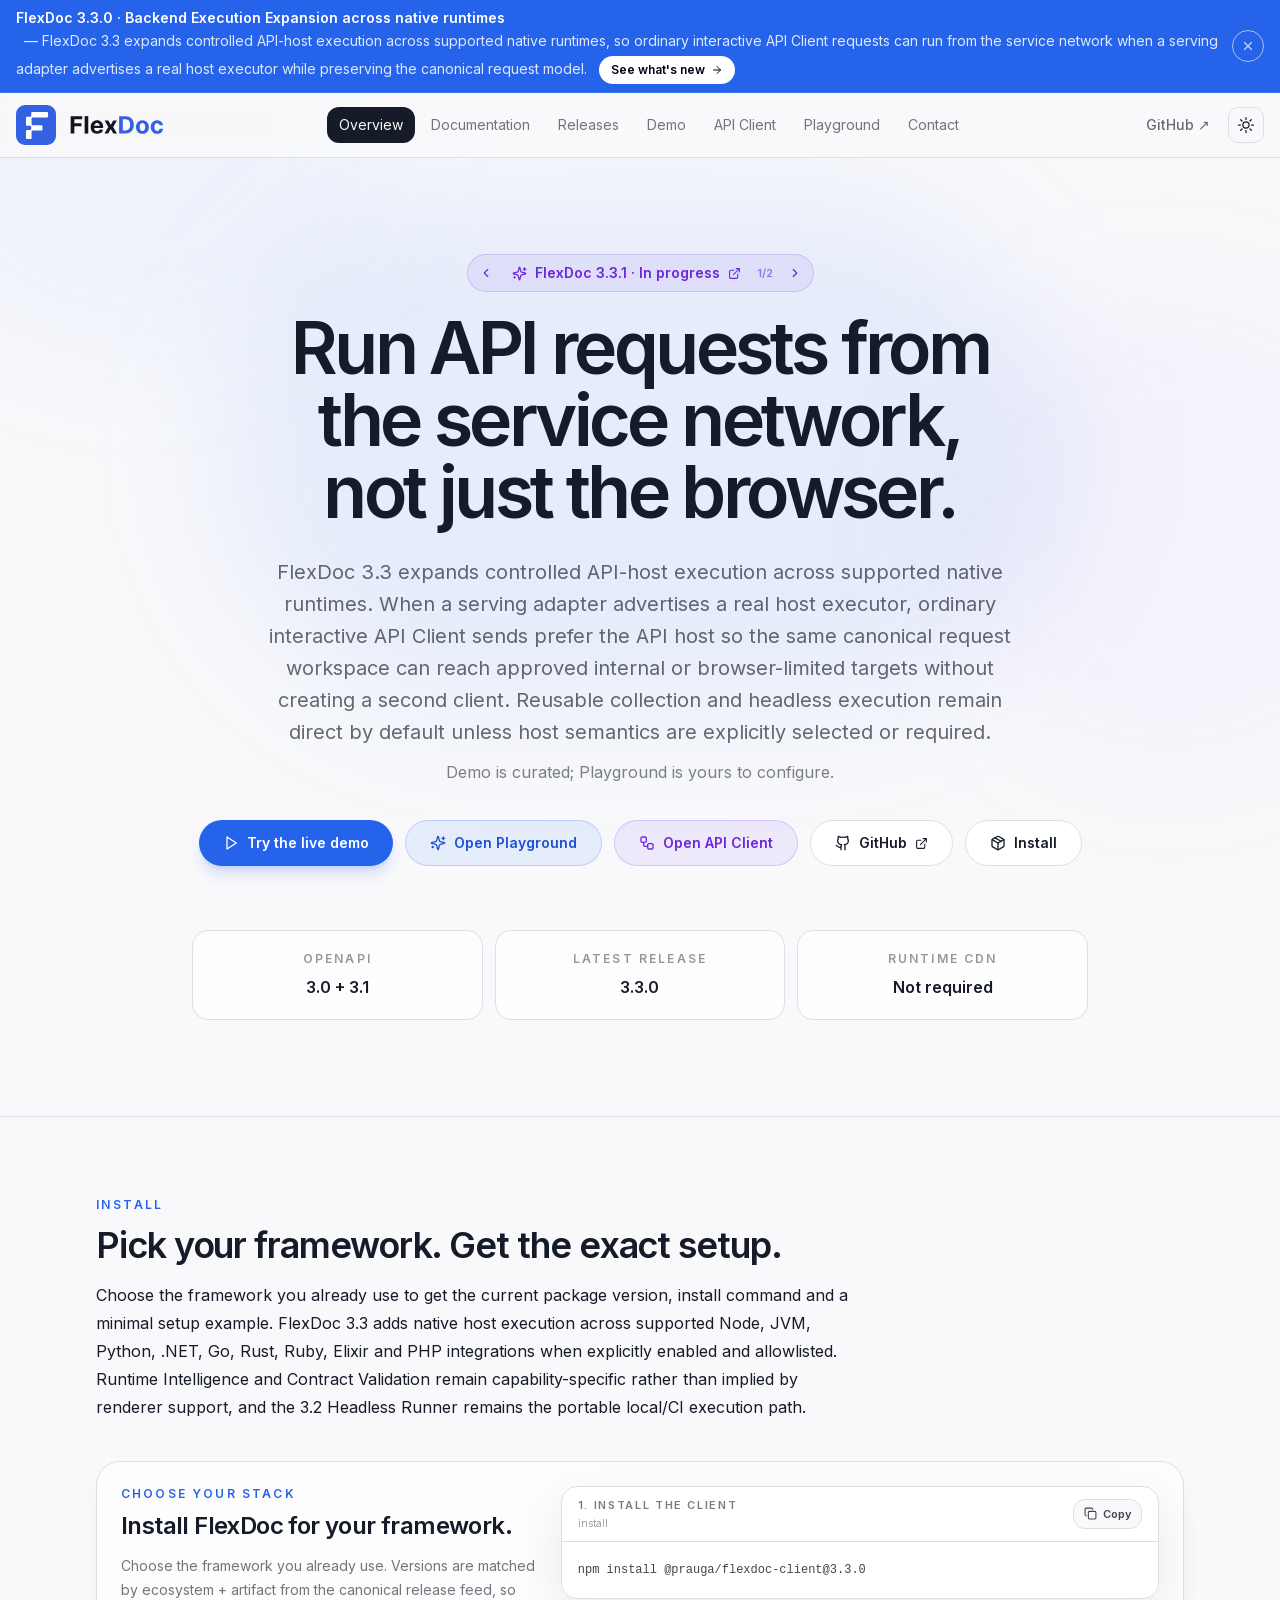
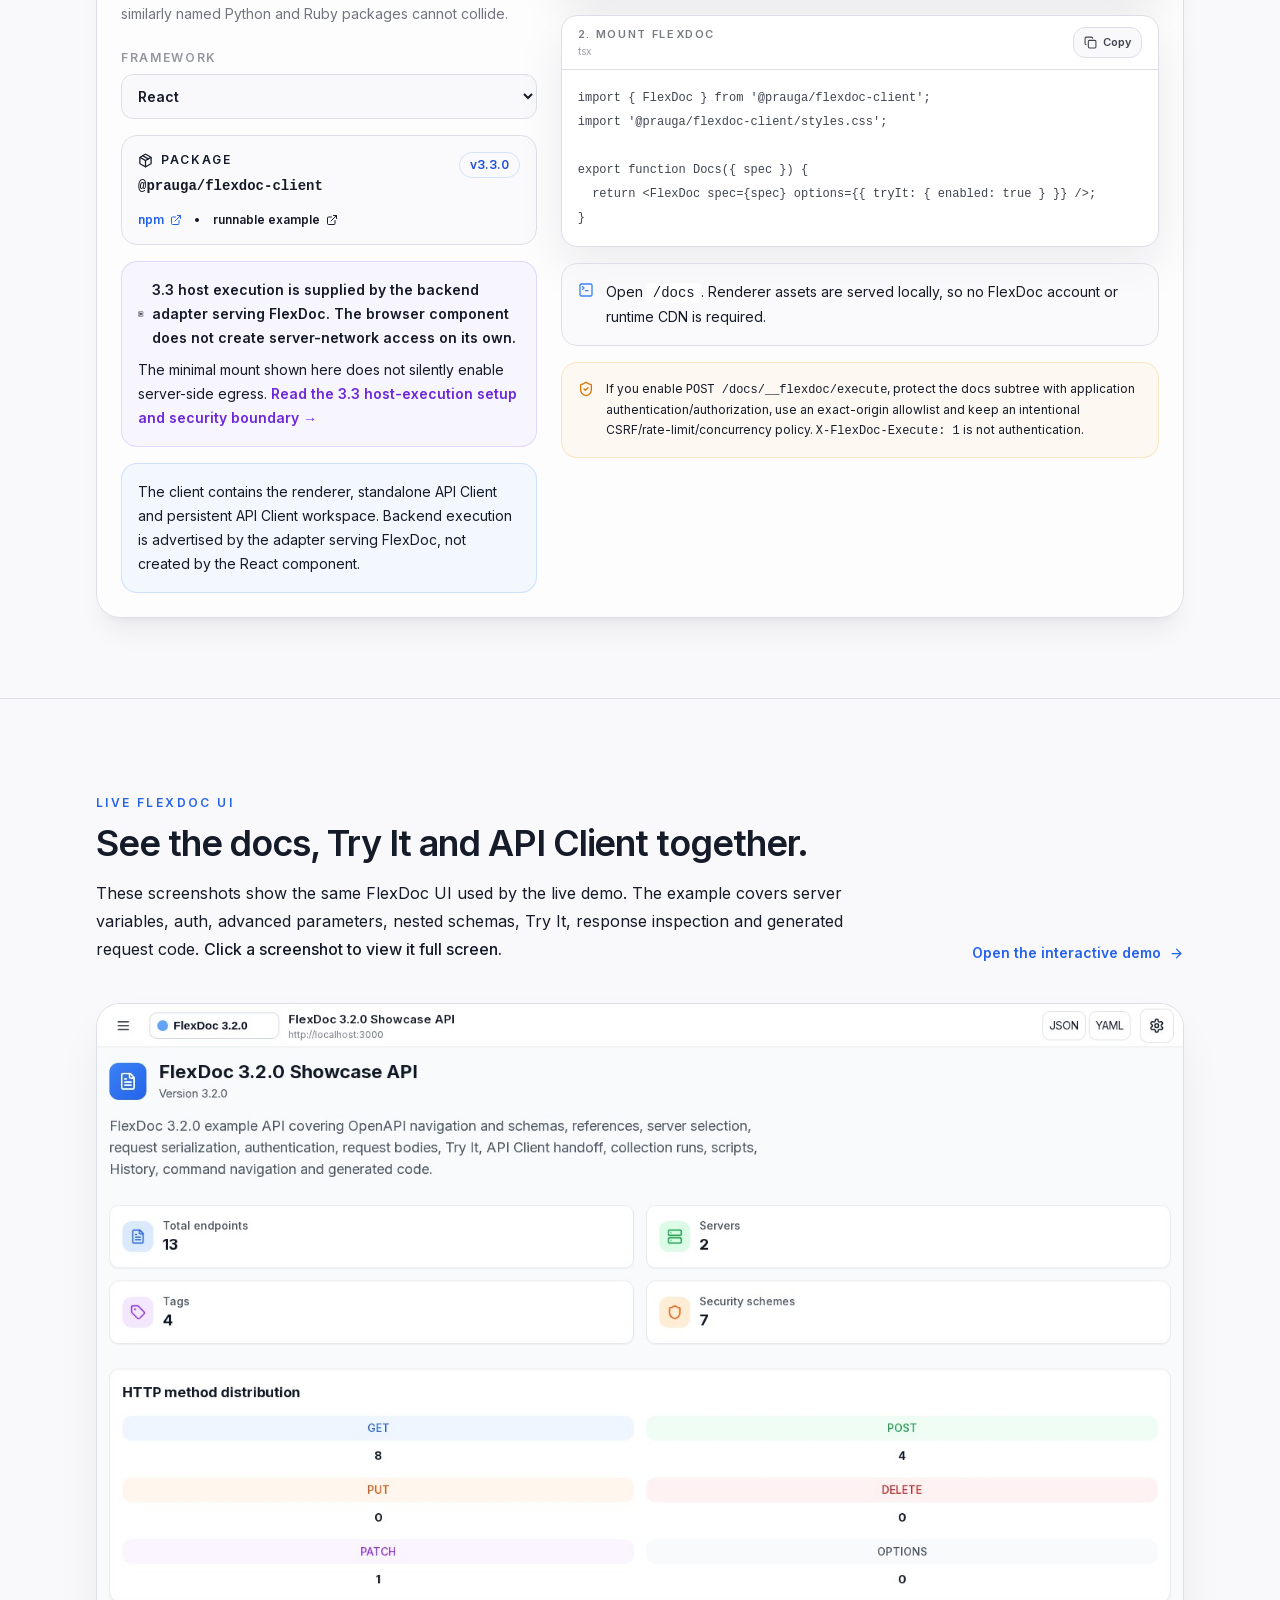
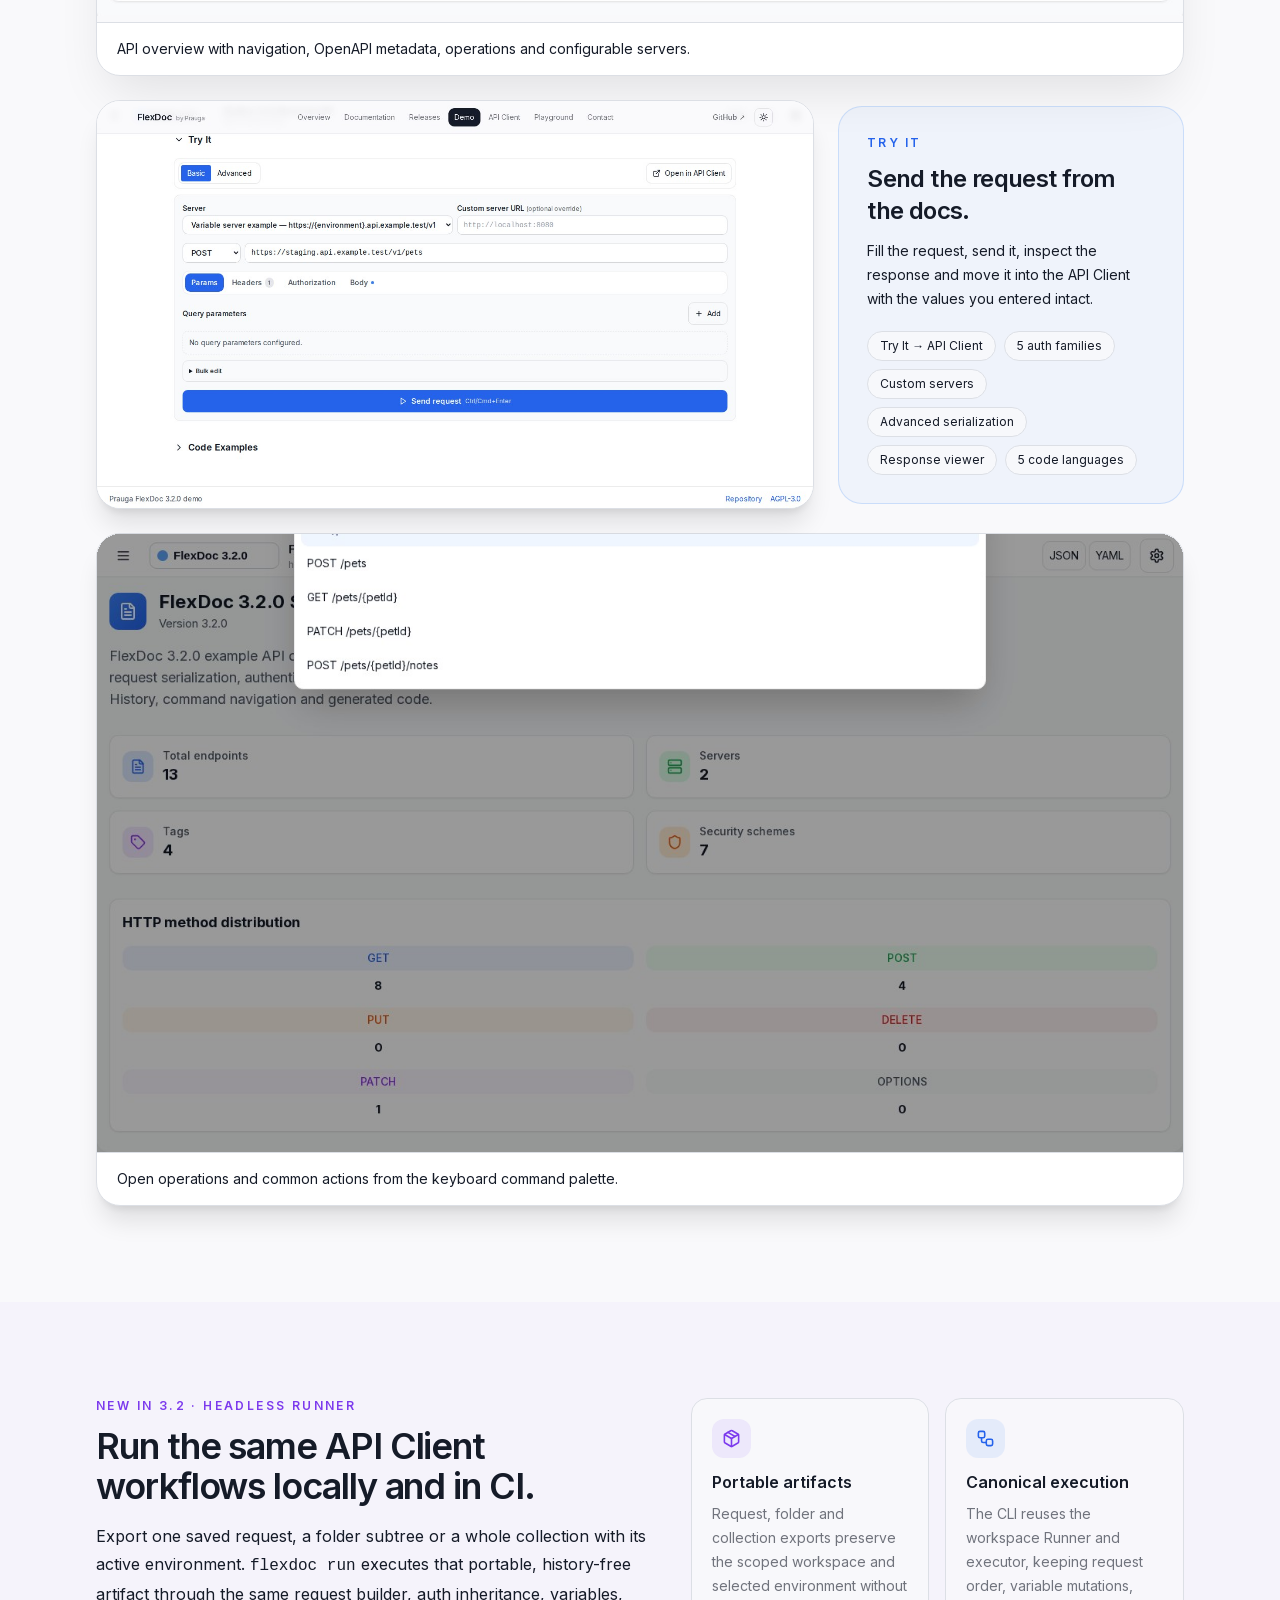
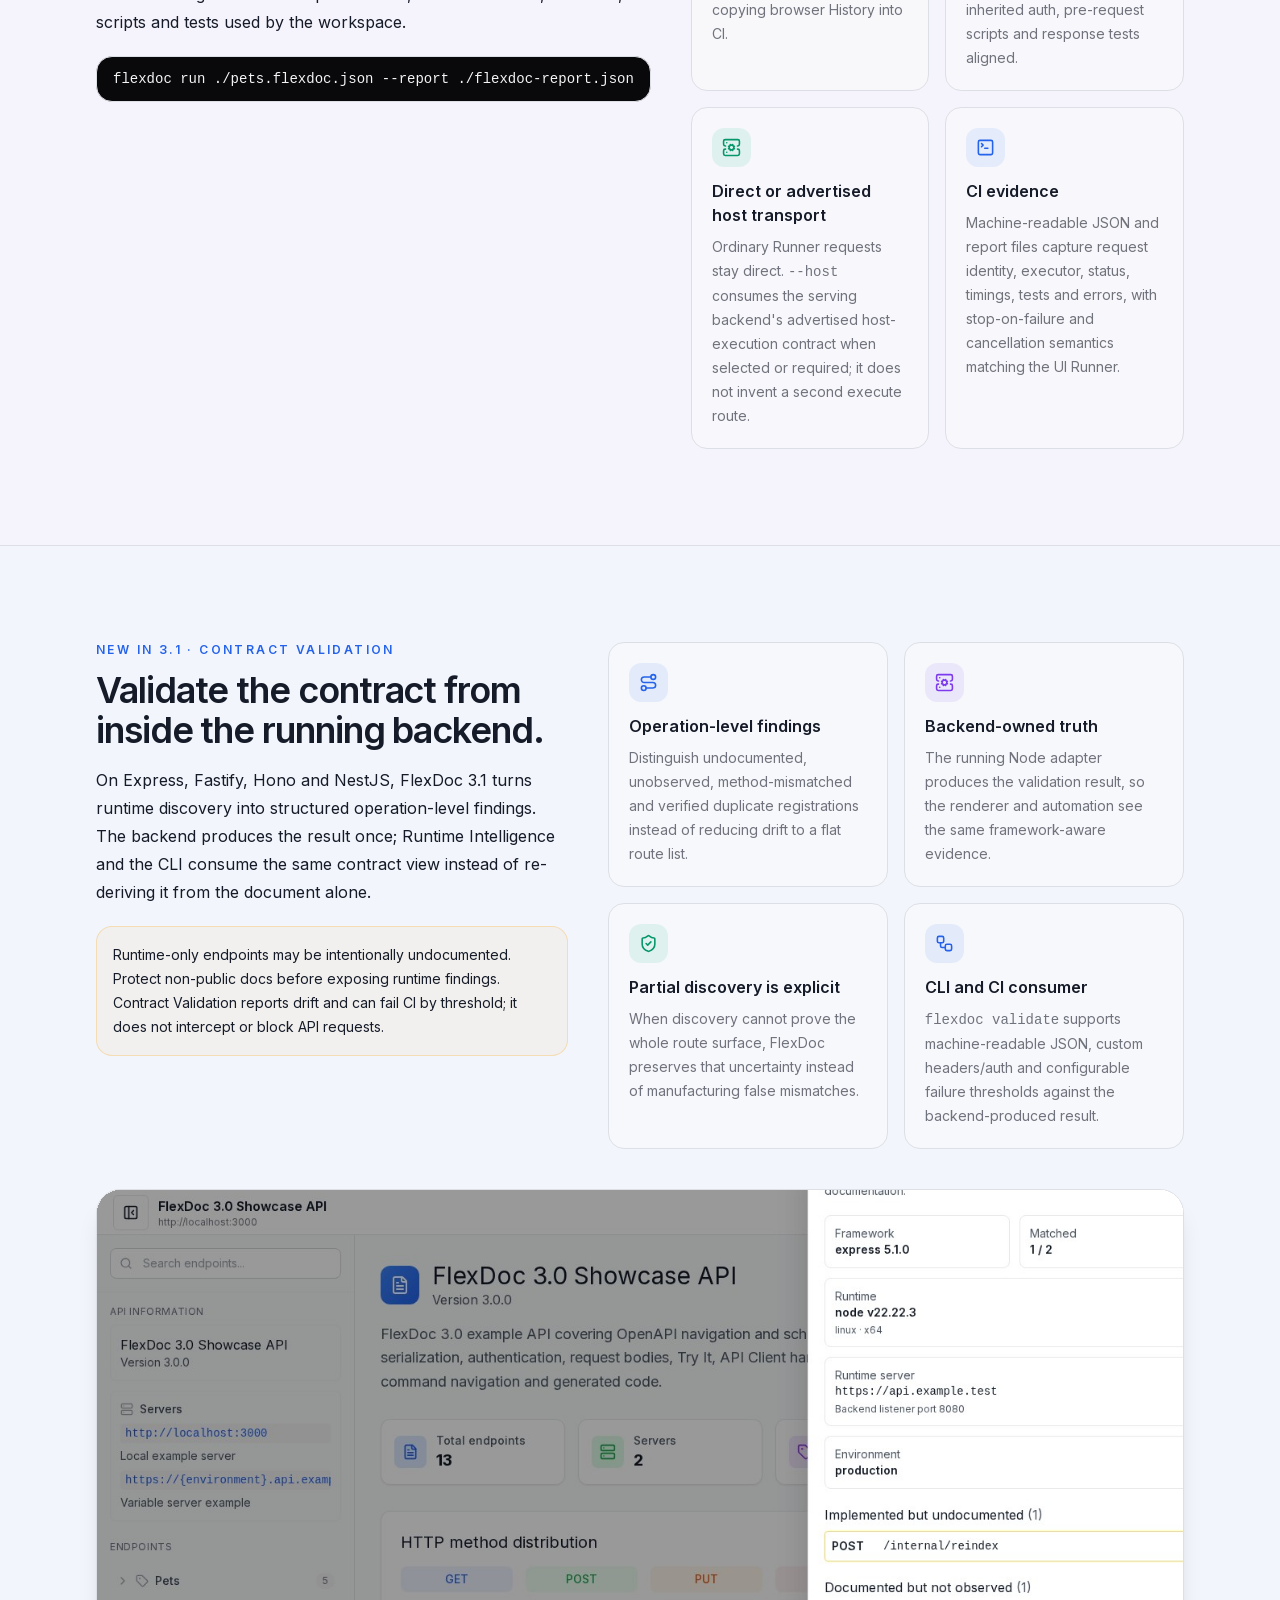
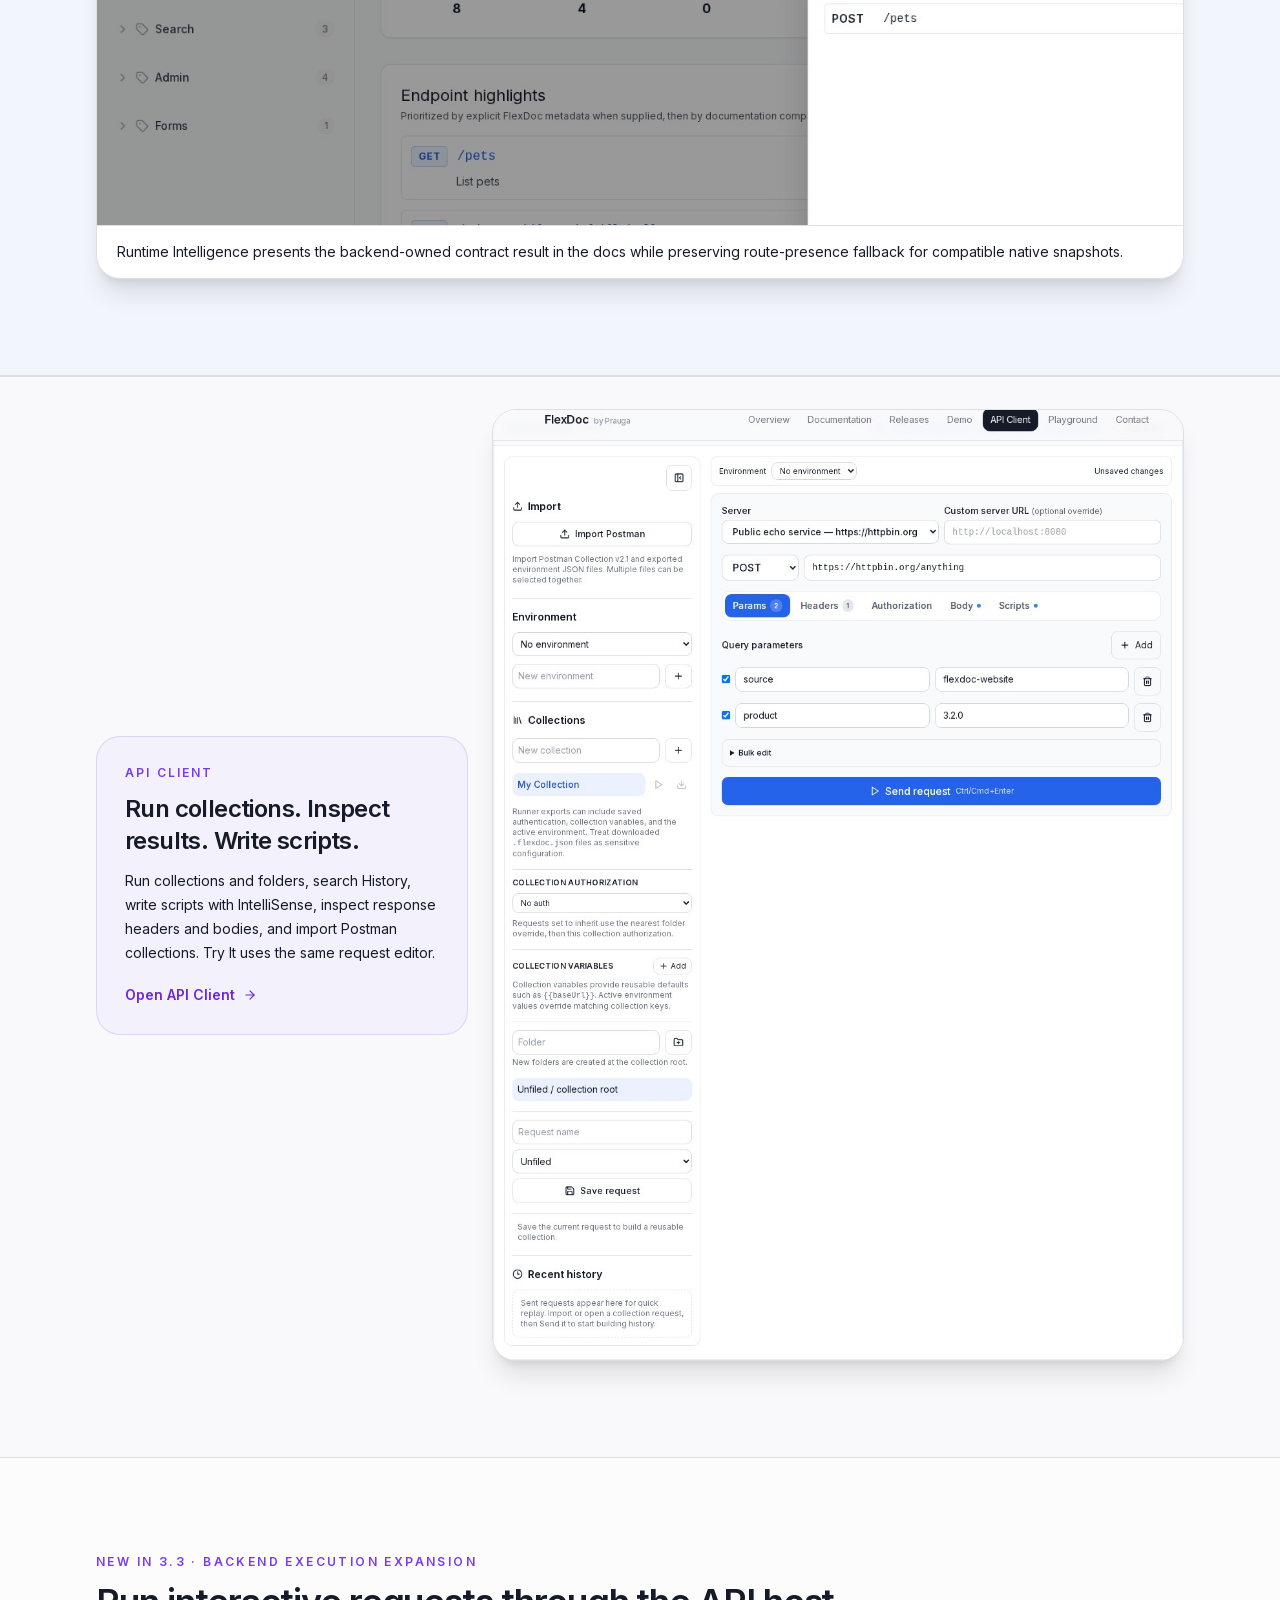
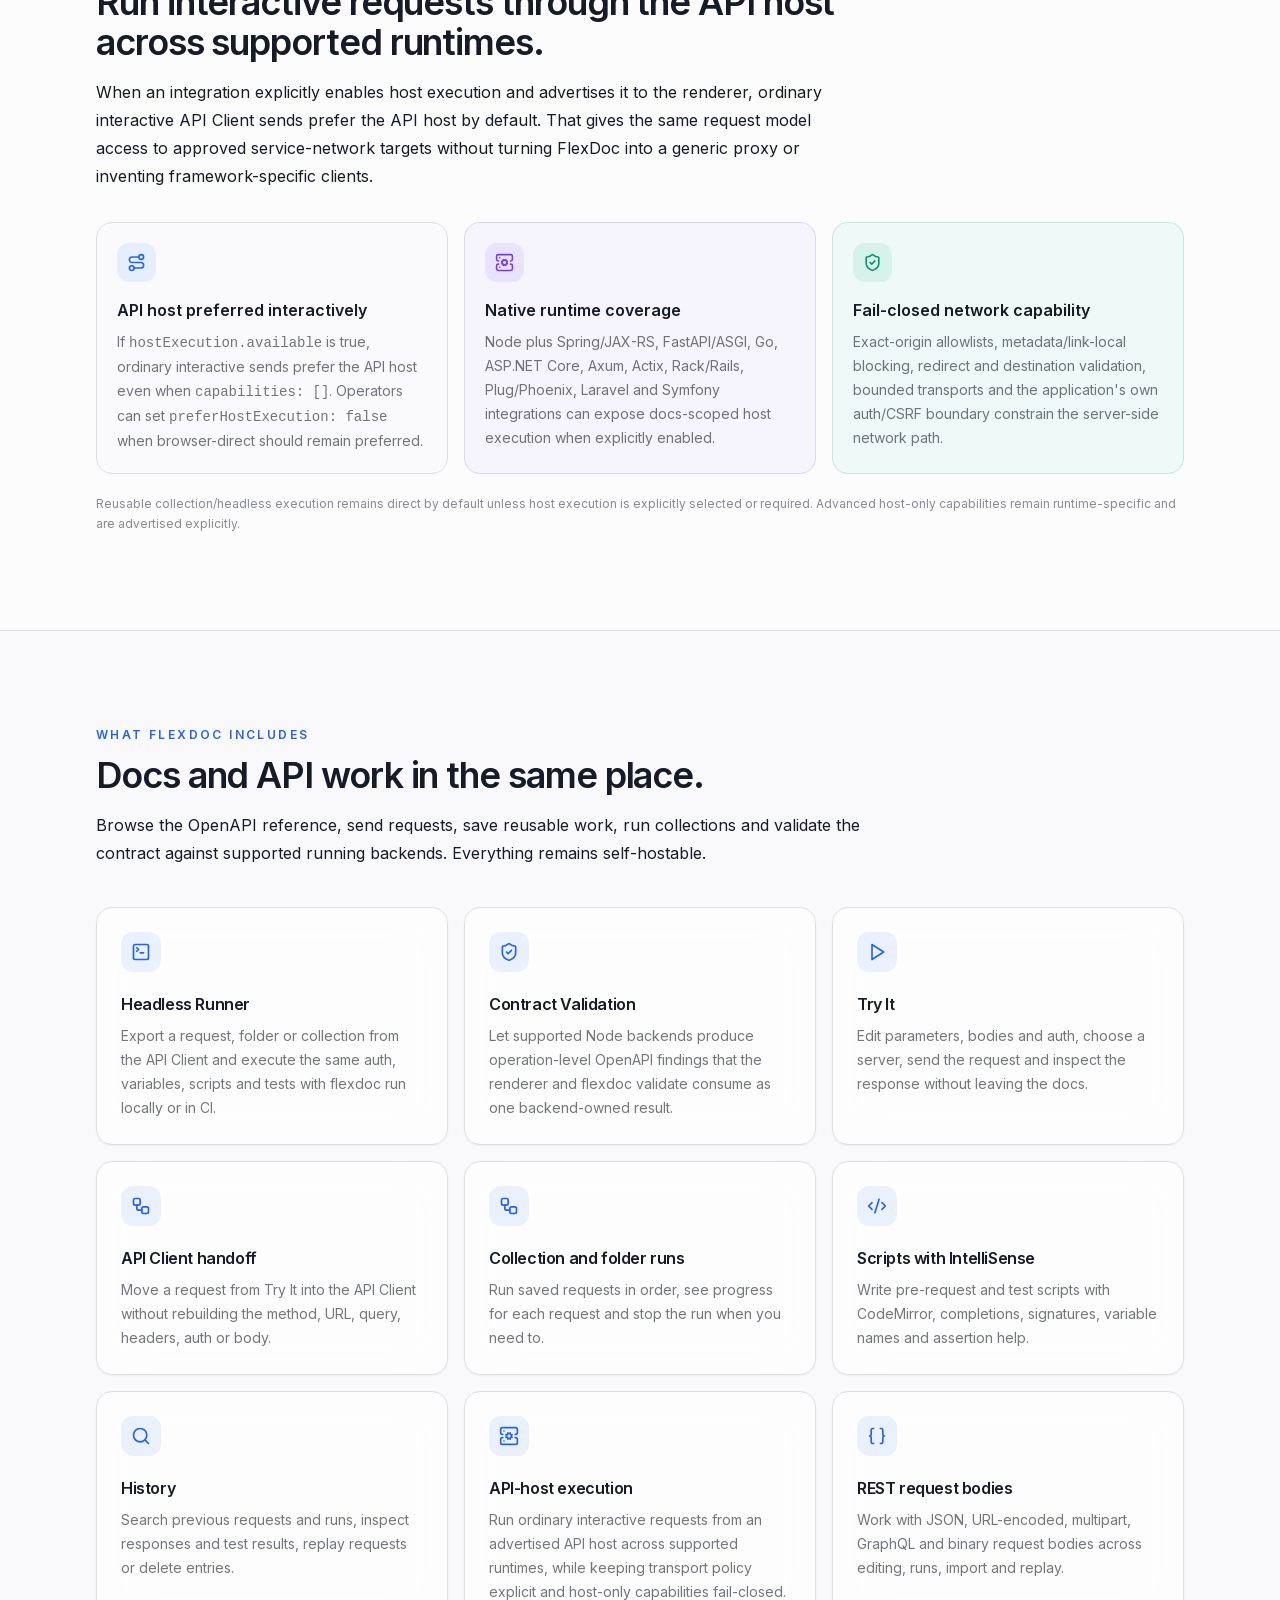
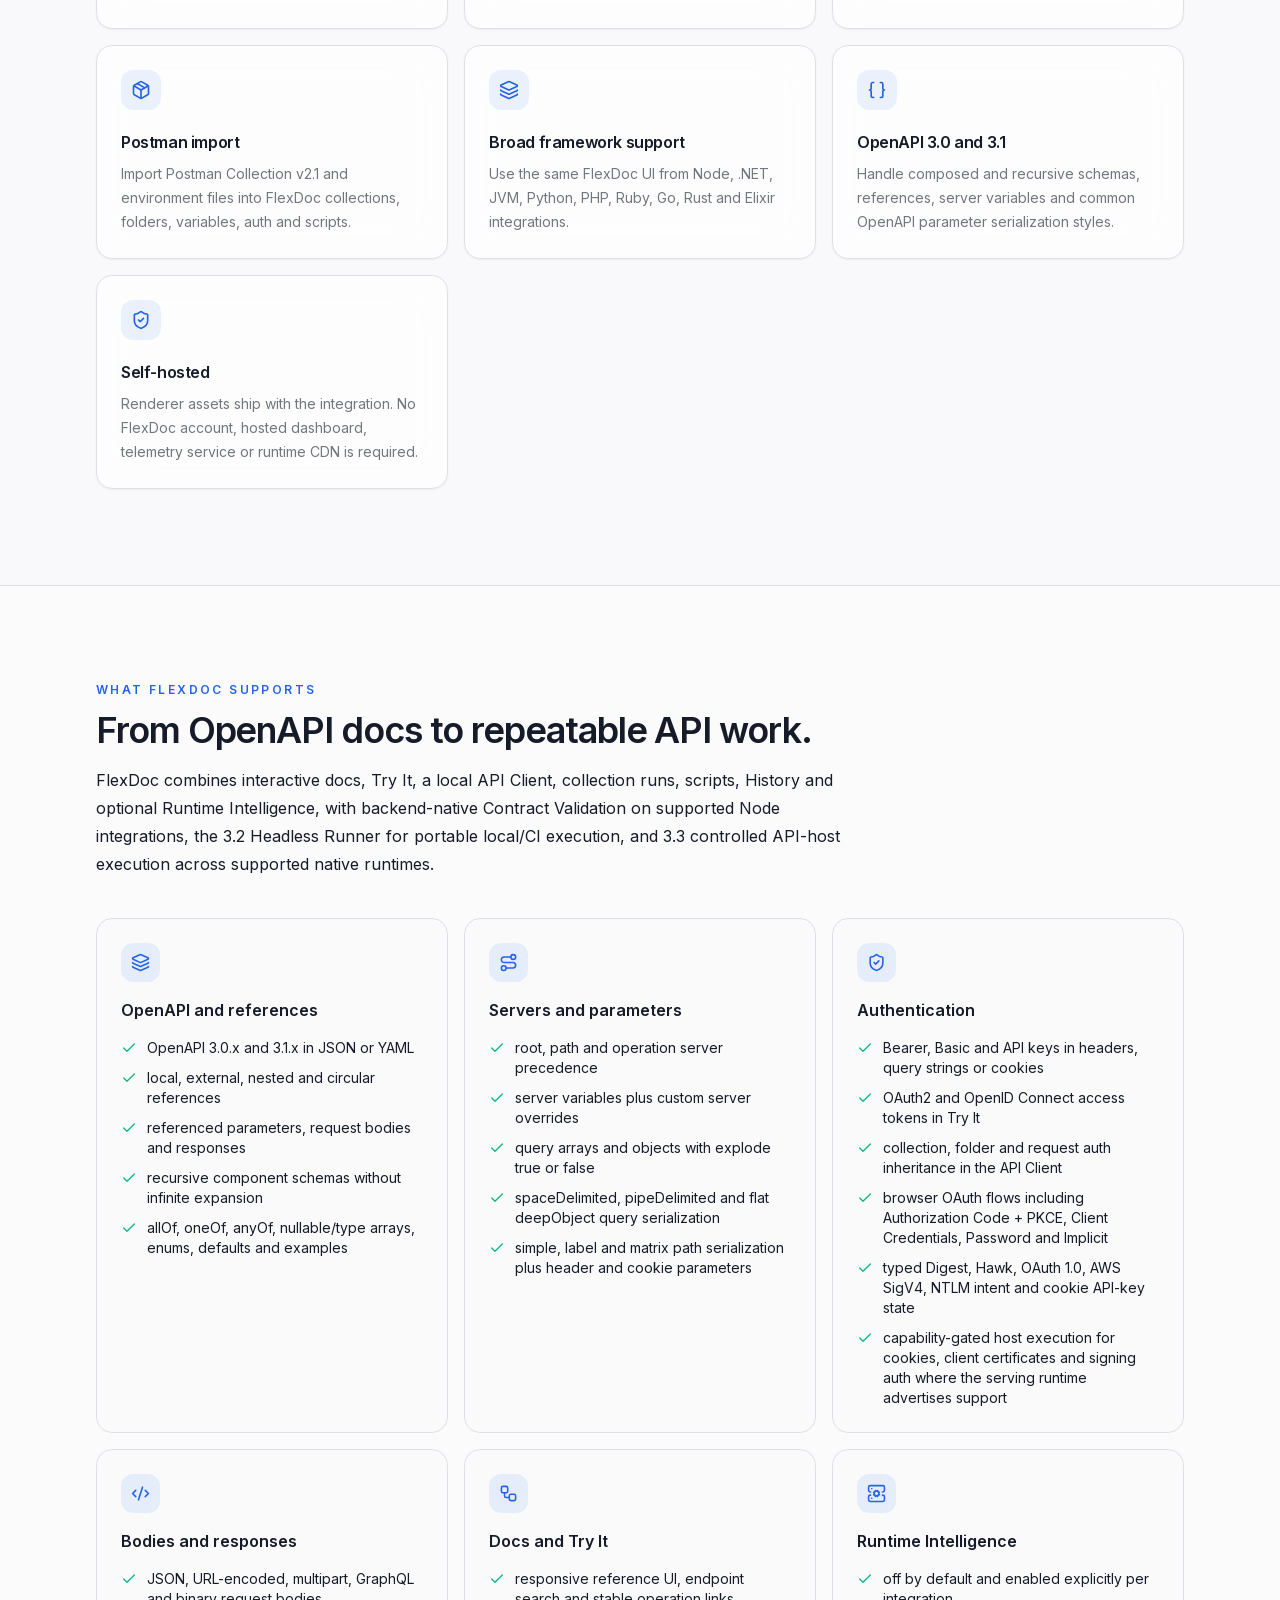
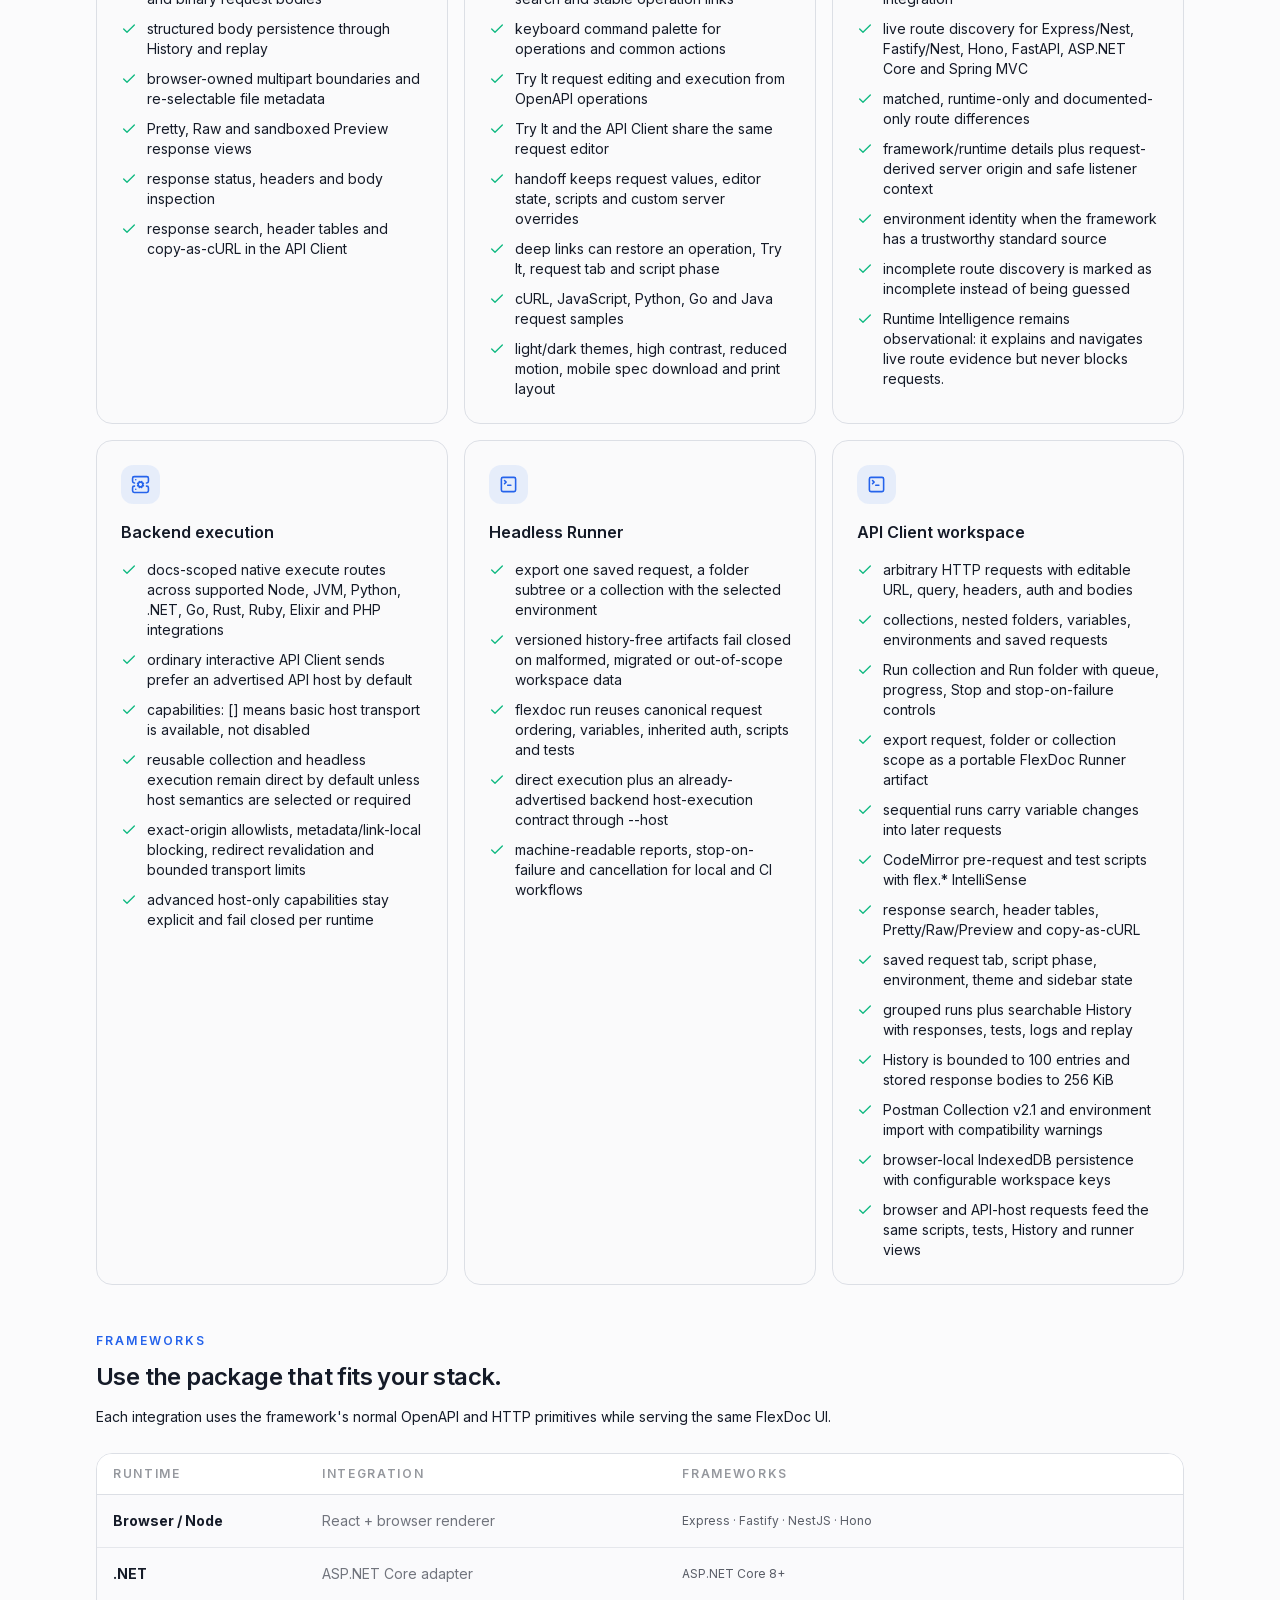
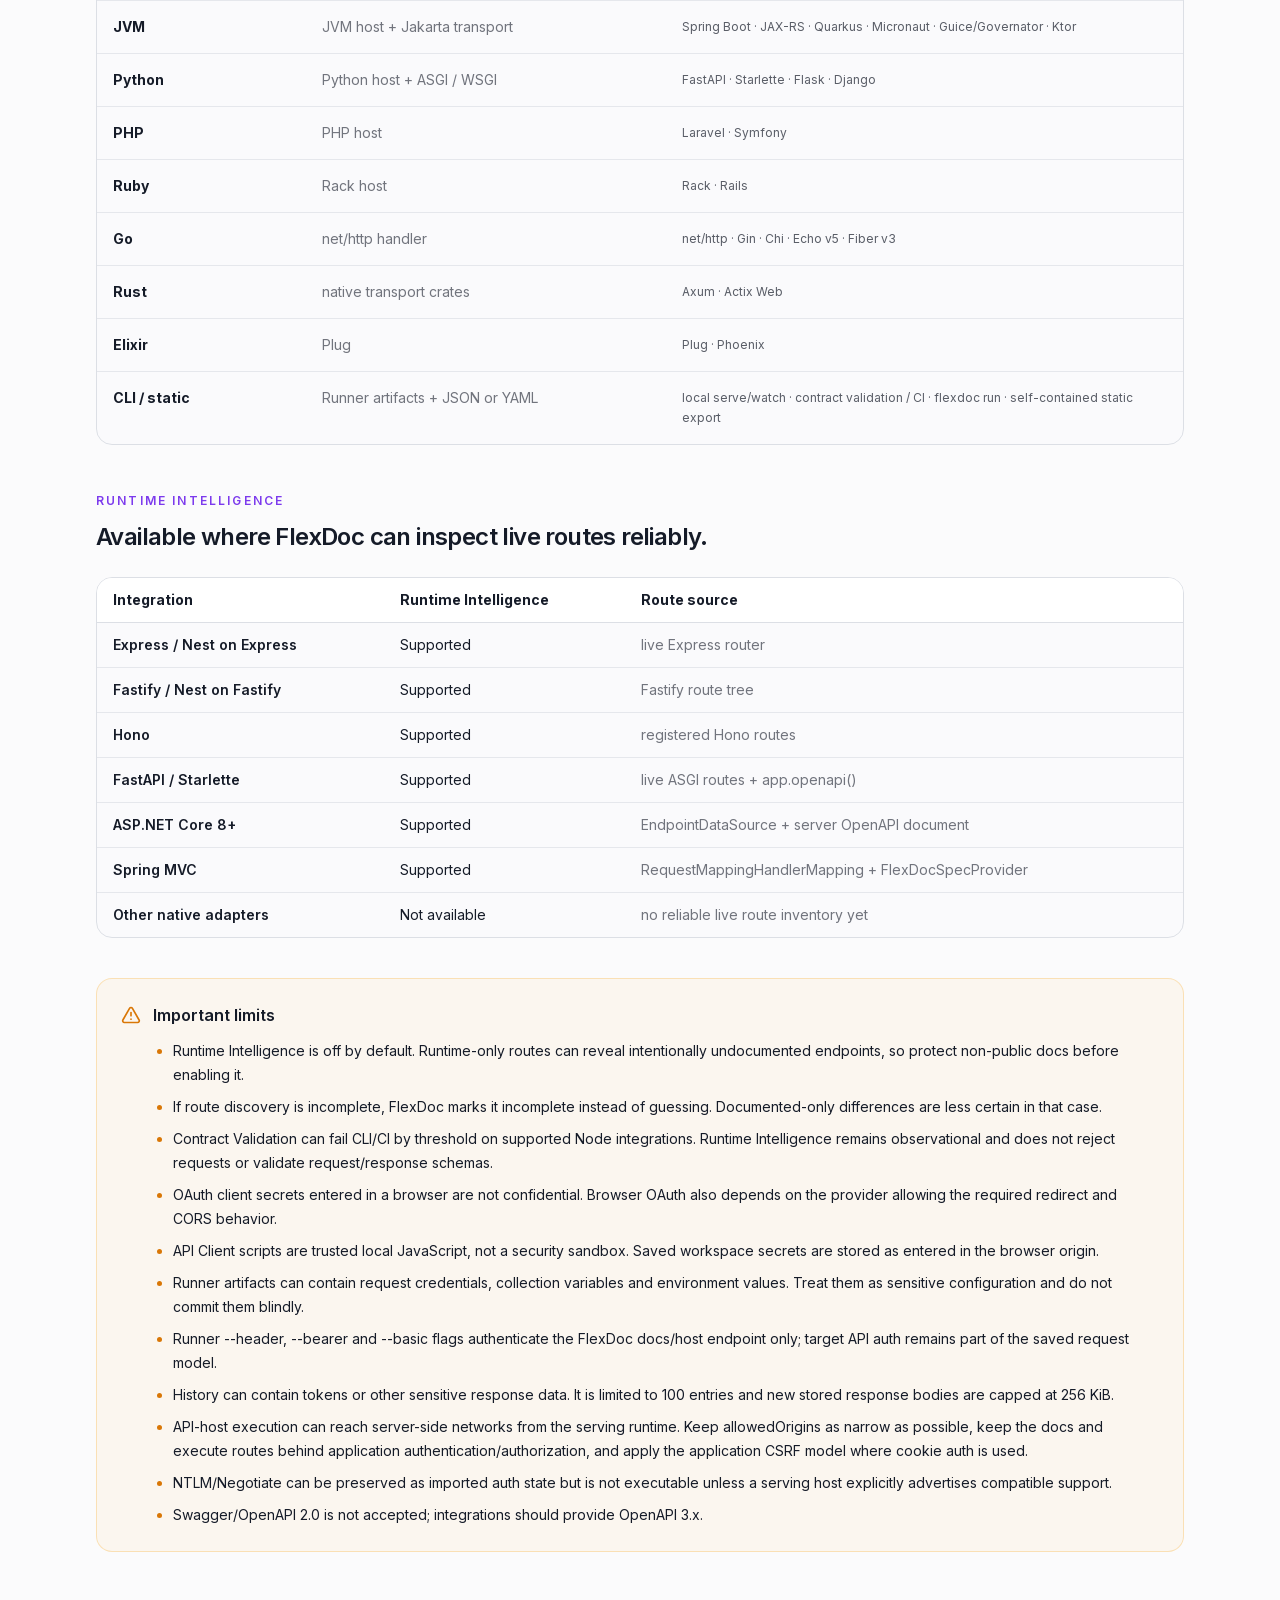
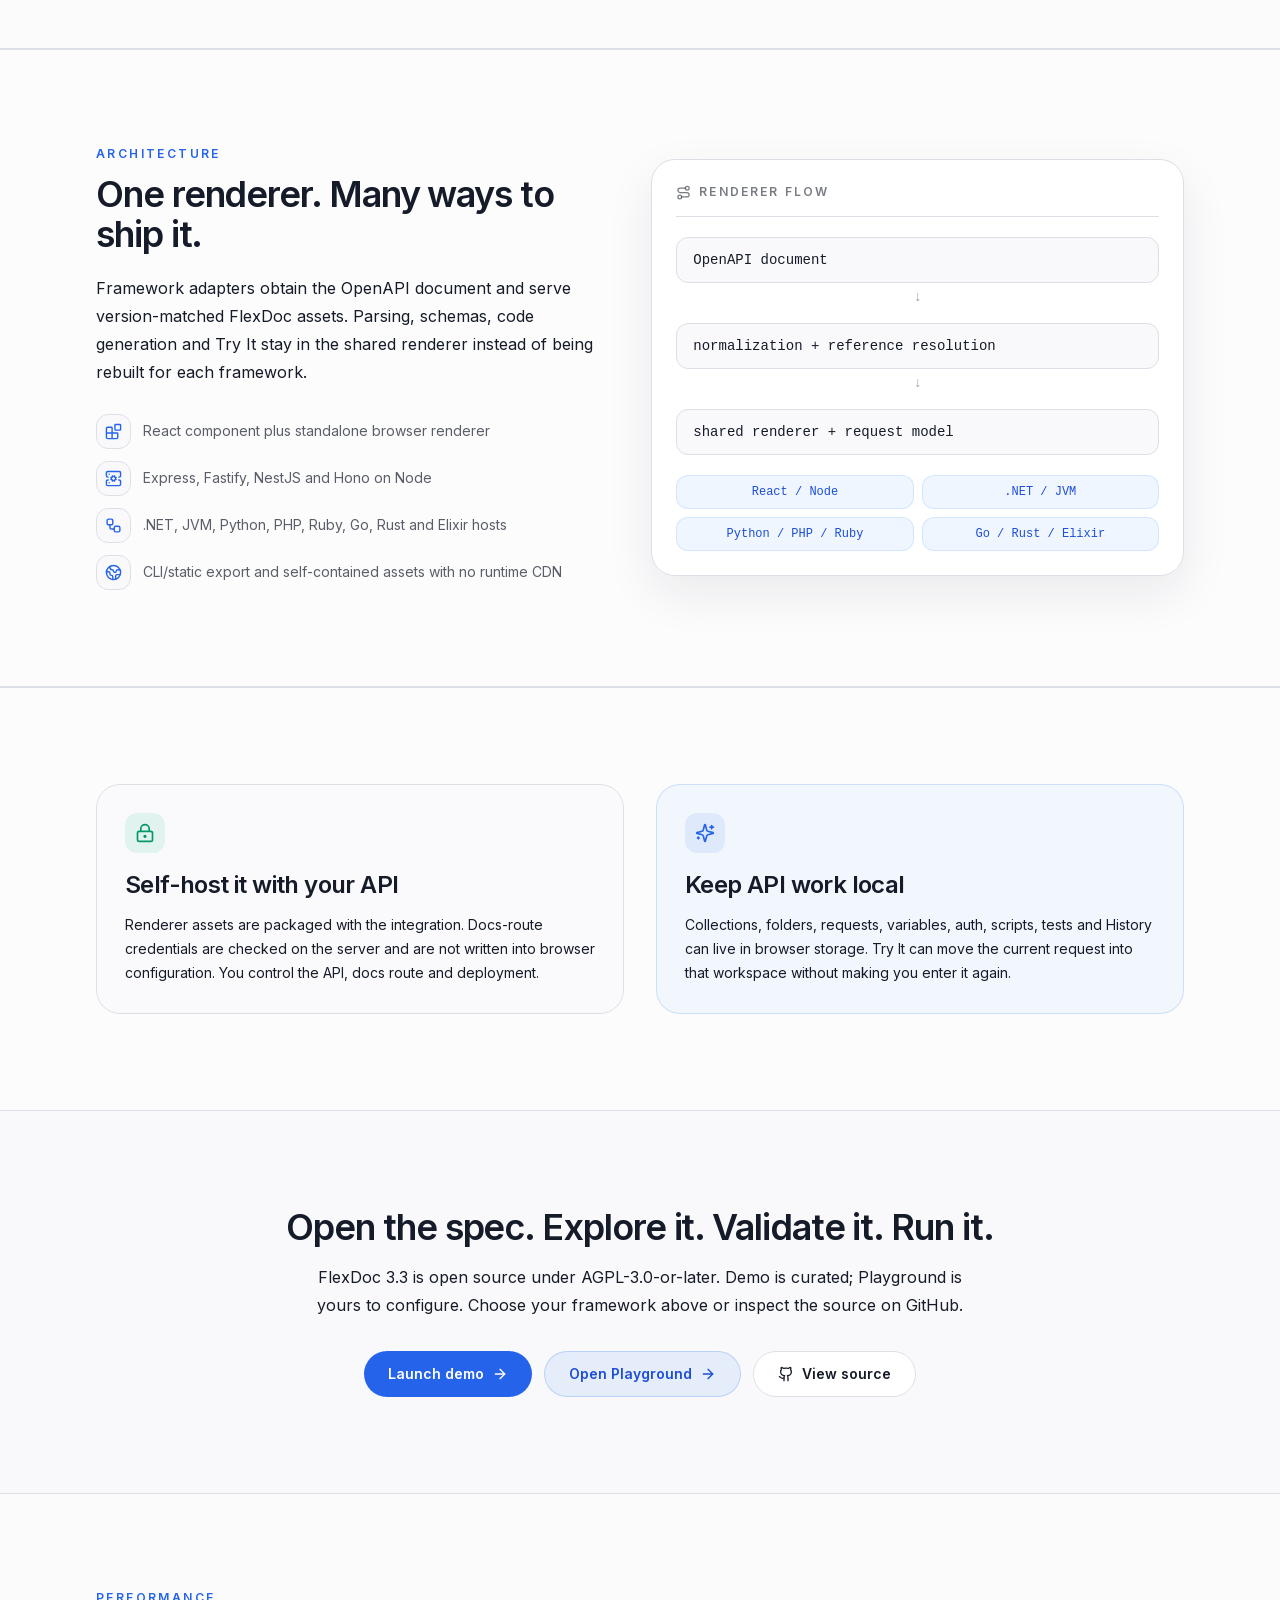
<file: index.html>
<!DOCTYPE html><html lang="en"><head><meta charSet="utf-8"/><meta name="viewport" content="width=device-width, initial-scale=1"/><link rel="preload" href="/_next/static/media/83afe278b6a6bb3c-s.p.2bn3s6zvc0dyp.woff2" as="font" crossorigin="" type="font/woff2"/><link rel="preload" href="/favicon.svg" as="image"/><link rel="stylesheet" href="/_next/static/chunks/3ys-uts0l1kei.css" data-precedence="next"/><link rel="preload" as="script" fetchPriority="low" href="/_next/static/chunks/310vm2bl3xxpt.js"/><script src="/_next/static/chunks/19mx3mg6lkumu.js" async=""></script><script src="/_next/static/chunks/3byuobrkyz9bj.js" async=""></script><script src="/_next/static/chunks/344n2zhqbh4pn.js" async=""></script><script src="/_next/static/chunks/turbopack-0aqb5hlrzlk2g.js" async=""></script><script src="/_next/static/chunks/3fntmmi971322.js" async="" crossorigin=""></script><script src="/_next/static/chunks/2mltuz-dep-x0.js" async="" crossorigin=""></script><script src="/_next/static/chunks/2f-j2dkhd5q3o.js" async="" crossorigin=""></script><script src="/_next/static/chunks/1prl1gg1gkdjp.js" async="" crossorigin=""></script><script src="/_next/static/chunks/0bmx3fbdtvqsw.js" async="" crossorigin=""></script><link rel="preload" href="/img/flexdoc/showcase-overview-light.jpg" as="image" media="(prefers-color-scheme: light)"/><link rel="preload" href="/img/flexdoc/showcase-overview-dark.jpg" as="image" media="(prefers-color-scheme: dark)"/><title>FlexDoc</title><meta name="description" content="FlexDoc is an open-source, self-hosted OpenAPI documentation and API client with Runtime Intelligence, Contract Validation, headless Runner workflows and controlled API-host execution across supported native runtimes."/><meta name="keywords" content="FlexDoc,Prauga,OpenAPI,API documentation,API Client,Backend Execution,API host execution,Headless Runner,Contract Validation,CI,developer tooling"/><meta property="og:title" content="FlexDoc"/><meta property="og:description" content="FlexDoc is an open-source, self-hosted OpenAPI documentation and API client with Runtime Intelligence, Contract Validation, headless Runner workflows and controlled API-host execution across supported native runtimes."/><meta name="twitter:card" content="summary"/><meta name="twitter:title" content="FlexDoc"/><meta name="twitter:description" content="FlexDoc is an open-source, self-hosted OpenAPI documentation and API client with Runtime Intelligence, Contract Validation, headless Runner workflows and controlled API-host execution across supported native runtimes."/><link rel="shortcut icon" href="/favicon.ico"/><link rel="icon" href="/favicon.svg" type="image/svg+xml"/><link rel="icon" href="/favicon-32x32.png" sizes="32x32" type="image/png"/><link rel="icon" href="/favicon-16x16.png" sizes="16x16" type="image/png"/><link rel="apple-touch-icon" href="/apple-touch-icon.png" sizes="180x180" type="image/png"/><meta name="next-size-adjust" content=""/><link rel="preload" as="image" href="/img/flexdoc/showcase-overview-light.jpg" media="(prefers-color-scheme: light)"/><link rel="preload" as="image" href="/img/flexdoc/showcase-overview-dark.jpg" media="(prefers-color-scheme: dark)"/><script src="/_next/static/chunks/0cz1d0mv5g_q7.js" noModule=""></script></head><body class="inter_fa93af41-module__0D_jrq__className relative min-h-screen antialiased"><div hidden=""><!--$--><!--/$--></div><div class="pointer-events-none fixed inset-0 -z-10 overflow-hidden" aria-hidden="true"><div class="absolute -left-32 -top-40 h-[520px] w-[520px] rounded-full bg-blue-500/[0.055] blur-3xl dark:bg-blue-400/[0.045]"></div><div class="absolute -right-32 top-[32%] h-[480px] w-[480px] rounded-full bg-violet-500/[0.045] blur-3xl dark:bg-violet-400/[0.035]"></div></div><script>((a,b,c,d,e,f,g,h)=>{let i=document.documentElement,j=["light","dark"];function k(b){var c;(Array.isArray(a)?a:[a]).forEach(a=>{let c="class"===a,d=c&&f?e.map(a=>f[a]||a):e;c?(i.classList.remove(...d),i.classList.add(b)):i.setAttribute(a,b)}),c=b,h&&j.includes(c)&&(i.style.colorScheme=c)}if(d)k(d);else try{let a=localStorage.getItem(b)||c,d=g&&"system"===a?window.matchMedia("(prefers-color-scheme: dark)").matches?"dark":"light":a;k(d)}catch(a){}})("class","theme","system",null,["light","dark"],null,true,true)</script><div class="relative z-0 flex min-h-screen flex-col"><header data-site-header="true" class="sticky top-0 z-50 border-b border-border bg-background/95 backdrop-blur supports-[backdrop-filter]:bg-background/85"><div class="container mx-auto flex h-16 max-w-7xl items-center gap-4 px-4"><a class="flex min-w-0 shrink-0 items-center gap-2 font-semibold tracking-tight" aria-label="FlexDoc overview" href="/"><img src="/favicon.svg" alt="FlexDoc mark" aria-hidden="true" class="h-8 w-8 rounded-lg"/><span class="text-lg">FlexDoc</span></a><div data-product-nav-scroll="true" data-site-product-nav-slot="true" class="product-nav-scroll min-w-0 flex-1"><nav aria-label="FlexDoc product navigation" data-site-desktop-product-nav="true" class="items-center gap-1"><a aria-current="page" class="rounded-lg px-3 py-2 text-sm transition bg-foreground text-background" href="/">Overview</a><a class="rounded-lg px-3 py-2 text-sm transition text-foreground/60 hover:bg-card hover:text-foreground" href="/docs/">Documentation</a><a class="rounded-lg px-3 py-2 text-sm transition text-foreground/60 hover:bg-card hover:text-foreground" href="/releases/">Releases</a><a class="rounded-lg px-3 py-2 text-sm transition text-foreground/60 hover:bg-card hover:text-foreground" href="/demo/">Demo</a><a class="rounded-lg px-3 py-2 text-sm transition text-foreground/60 hover:bg-card hover:text-foreground" href="/client/">API Client</a><a class="rounded-lg px-3 py-2 text-sm transition text-foreground/60 hover:bg-card hover:text-foreground" href="/playground/">Playground</a><a class="rounded-lg px-3 py-2 text-sm transition text-foreground/60 hover:bg-card hover:text-foreground" href="/contact/">Contact</a></nav></div><div class="ml-auto flex shrink-0 items-center gap-1.5"><a href="https://github.com/Prauga/flexdoc" target="_blank" rel="noopener noreferrer" data-site-desktop-github="true" class="rounded-lg px-3 py-2 text-sm font-medium text-foreground/65 transition hover:bg-card hover:text-foreground">GitHub ↗</a><button class="inline-flex h-9 w-9 items-center justify-center rounded-md border bg-background text-sm font-medium transition-colors hover:bg-accent hover:text-accent-foreground"><svg xmlns="http://www.w3.org/2000/svg" fill="none" viewBox="0 0 24 24" stroke-width="1.5" stroke="currentColor" aria-hidden="true" data-slot="icon" class="h-5 w-5 rotate-0 scale-100 transition-all dark:-rotate-90 dark:scale-0"><path stroke-linecap="round" stroke-linejoin="round" d="M12 3v2.25m6.364.386-1.591 1.591M21 12h-2.25m-.386 6.364-1.591-1.591M12 18.75V21m-4.773-4.227-1.591 1.591M5.25 12H3m4.227-4.773L5.636 5.636M15.75 12a3.75 3.75 0 1 1-7.5 0 3.75 3.75 0 0 1 7.5 0Z"></path></svg><svg xmlns="http://www.w3.org/2000/svg" fill="none" viewBox="0 0 24 24" stroke-width="1.5" stroke="currentColor" aria-hidden="true" data-slot="icon" class="absolute h-5 w-5 rotate-90 scale-0 transition-all dark:rotate-0 dark:scale-100"><path stroke-linecap="round" stroke-linejoin="round" d="M21.752 15.002A9.72 9.72 0 0 1 18 15.75c-5.385 0-9.75-4.365-9.75-9.75 0-1.33.266-2.597.748-3.752A9.753 9.753 0 0 0 3 11.25C3 16.635 7.365 21 12.75 21a9.753 9.753 0 0 0 9.002-5.998Z"></path></svg><span class="sr-only">Toggle theme</span></button><button type="button" data-site-mobile-nav-trigger="true" aria-label="Open product navigation" aria-expanded="false" aria-controls="site-mobile-product-nav" class="h-9 w-9 items-center justify-center rounded-lg border border-border bg-card text-foreground/70 transition hover:text-foreground"><svg xmlns="http://www.w3.org/2000/svg" width="18" height="18" viewBox="0 0 24 24" fill="none" stroke="currentColor" stroke-width="2" stroke-linecap="round" stroke-linejoin="round" class="lucide lucide-menu" aria-hidden="true"><path d="M4 12h16"></path><path d="M4 18h16"></path><path d="M4 6h16"></path></svg></button></div></div></header><main class="flex-1"><div class="overflow-hidden"><section class="relative border-b border-border px-4 pb-16 pt-12 sm:pb-24 sm:pt-24"><div class="pointer-events-none absolute left-1/2 top-8 -z-10 h-[520px] w-[850px] -translate-x-1/2 rounded-full bg-blue-500/10 blur-3xl"></div><div class="container mx-auto max-w-6xl"><div class="mx-auto max-w-4xl text-left sm:text-center"><div data-announcement-hero-carousel="true" data-announcement-count="2" class="mb-5 inline-flex max-w-full items-center gap-1 rounded-full border px-1 py-1 transition hover:-translate-y-0.5 border-violet-500/25 bg-violet-500/10 text-violet-700 dark:text-violet-300"><button type="button" aria-label="Previous hero announcement" class="inline-flex h-7 w-7 shrink-0 items-center justify-center rounded-full transition hover:bg-current/10"><svg xmlns="http://www.w3.org/2000/svg" width="14" height="14" viewBox="0 0 24 24" fill="none" stroke="currentColor" stroke-width="2" stroke-linecap="round" stroke-linejoin="round" class="lucide lucide-chevron-left" aria-hidden="true"><path d="m15 18-6-6 6-6"></path></svg></button><a data-announcement-hero="3.3.1-in-progress" href="https://github.com/Prauga/flexdoc/tree/3.3.x" target="_blank" rel="noopener noreferrer" class="inline-flex min-w-0 items-center gap-2 px-2 py-1 text-sm font-semibold"><svg xmlns="http://www.w3.org/2000/svg" width="15" height="15" viewBox="0 0 24 24" fill="none" stroke="currentColor" stroke-width="2" stroke-linecap="round" stroke-linejoin="round" class="lucide lucide-sparkles shrink-0" aria-hidden="true"><path d="M9.937 15.5A2 2 0 0 0 8.5 14.063l-6.135-1.582a.5.5 0 0 1 0-.962L8.5 9.936A2 2 0 0 0 9.937 8.5l1.582-6.135a.5.5 0 0 1 .963 0L14.063 8.5A2 2 0 0 0 15.5 9.937l6.135 1.581a.5.5 0 0 1 0 .964L15.5 14.063a2 2 0 0 0-1.437 1.437l-1.582 6.135a.5.5 0 0 1-.963 0z"></path><path d="M20 3v4"></path><path d="M22 5h-4"></path><path d="M4 17v2"></path><path d="M5 18H3"></path></svg><span class="truncate">FlexDoc 3.3.1 · In progress</span><svg xmlns="http://www.w3.org/2000/svg" width="13" height="13" viewBox="0 0 24 24" fill="none" stroke="currentColor" stroke-width="2" stroke-linecap="round" stroke-linejoin="round" class="lucide lucide-external-link shrink-0" aria-hidden="true"><path d="M15 3h6v6"></path><path d="M10 14 21 3"></path><path d="M18 13v6a2 2 0 0 1-2 2H5a2 2 0 0 1-2-2V8a2 2 0 0 1 2-2h6"></path></svg></a><span class="shrink-0 px-1 text-[11px] font-semibold opacity-60" aria-label="Announcement 1 of 2">1<!-- -->/<!-- -->2</span><button type="button" aria-label="Next hero announcement" class="inline-flex h-7 w-7 shrink-0 items-center justify-center rounded-full transition hover:bg-current/10"><svg xmlns="http://www.w3.org/2000/svg" width="14" height="14" viewBox="0 0 24 24" fill="none" stroke="currentColor" stroke-width="2" stroke-linecap="round" stroke-linejoin="round" class="lucide lucide-chevron-right" aria-hidden="true"><path d="m9 18 6-6-6-6"></path></svg></button></div><h1 class="text-pretty text-[2.4rem] font-semibold leading-[1.04] tracking-[-0.05em] sm:text-balance sm:text-6xl md:text-7xl">Run API requests from the service network, not just the browser.</h1><p class="mx-auto mt-6 max-w-3xl text-balance text-base leading-7 text-foreground/65 sm:mt-7 sm:text-xl sm:leading-8">FlexDoc 3.3 expands controlled API-host execution across supported native runtimes. When a serving adapter advertises a real host executor, ordinary interactive API Client sends prefer the API host so the same canonical request workspace can reach approved internal or browser-limited targets without creating a second client. Reusable collection and headless execution remain direct by default unless host semantics are explicitly selected or required.</p><p class="mx-auto mt-3 max-w-2xl text-sm leading-6 text-foreground/55 sm:text-base">Demo is curated; Playground is yours to configure.</p><div class="mt-8 grid grid-cols-2 gap-2.5 sm:mt-9 sm:flex sm:flex-wrap sm:justify-center sm:gap-3"><a class="inline-flex min-w-0 items-center justify-center gap-2 rounded-xl bg-blue-600 px-3 py-3 text-xs sm:rounded-full sm:px-6 sm:text-sm font-semibold text-white shadow-lg shadow-blue-600/20 transition hover:-translate-y-0.5 hover:bg-blue-500" href="/demo/"><svg xmlns="http://www.w3.org/2000/svg" width="16" height="16" viewBox="0 0 24 24" fill="none" stroke="currentColor" stroke-width="2" stroke-linecap="round" stroke-linejoin="round" class="lucide lucide-play" aria-hidden="true"><polygon points="6 3 20 12 6 21 6 3"></polygon></svg> Try the live demo</a><a class="inline-flex min-w-0 items-center justify-center gap-2 rounded-xl border border-blue-500/25 bg-blue-500/10 px-3 py-3 text-xs sm:rounded-full sm:px-6 sm:text-sm font-semibold text-blue-700 transition hover:-translate-y-0.5 hover:bg-blue-500/15 dark:text-blue-300" href="/playground/"><svg xmlns="http://www.w3.org/2000/svg" width="16" height="16" viewBox="0 0 24 24" fill="none" stroke="currentColor" stroke-width="2" stroke-linecap="round" stroke-linejoin="round" class="lucide lucide-sparkles" aria-hidden="true"><path d="M9.937 15.5A2 2 0 0 0 8.5 14.063l-6.135-1.582a.5.5 0 0 1 0-.962L8.5 9.936A2 2 0 0 0 9.937 8.5l1.582-6.135a.5.5 0 0 1 .963 0L14.063 8.5A2 2 0 0 0 15.5 9.937l6.135 1.581a.5.5 0 0 1 0 .964L15.5 14.063a2 2 0 0 0-1.437 1.437l-1.582 6.135a.5.5 0 0 1-.963 0z"></path><path d="M20 3v4"></path><path d="M22 5h-4"></path><path d="M4 17v2"></path><path d="M5 18H3"></path></svg> Open Playground</a><a class="inline-flex min-w-0 items-center justify-center gap-2 rounded-xl border border-violet-500/25 bg-violet-500/10 px-3 py-3 text-xs sm:rounded-full sm:px-6 sm:text-sm font-semibold text-violet-700 transition hover:-translate-y-0.5 hover:bg-violet-500/15 dark:text-violet-300" href="/client/"><svg xmlns="http://www.w3.org/2000/svg" width="16" height="16" viewBox="0 0 24 24" fill="none" stroke="currentColor" stroke-width="2" stroke-linecap="round" stroke-linejoin="round" class="lucide lucide-workflow" aria-hidden="true"><rect width="8" height="8" x="3" y="3" rx="2"></rect><path d="M7 11v4a2 2 0 0 0 2 2h4"></path><rect width="8" height="8" x="13" y="13" rx="2"></rect></svg> Open API Client</a><a href="https://github.com/Prauga/flexdoc" target="_blank" rel="noopener noreferrer" class="inline-flex min-w-0 items-center justify-center gap-2 rounded-xl border border-border bg-card px-3 py-3 text-xs sm:rounded-full sm:px-6 sm:text-sm font-semibold transition hover:border-blue-500/30"><svg xmlns="http://www.w3.org/2000/svg" width="16" height="16" viewBox="0 0 24 24" fill="none" stroke="currentColor" stroke-width="2" stroke-linecap="round" stroke-linejoin="round" class="lucide lucide-github" aria-hidden="true"><path d="M15 22v-4a4.8 4.8 0 0 0-1-3.5c3 0 6-2 6-5.5.08-1.25-.27-2.48-1-3.5.28-1.15.28-2.35 0-3.5 0 0-1 0-3 1.5-2.64-.5-5.36-.5-8 0C6 2 5 2 5 2c-.3 1.15-.3 2.35 0 3.5A5.403 5.403 0 0 0 4 9c0 3.5 3 5.5 6 5.5-.39.49-.68 1.05-.85 1.65-.17.6-.22 1.23-.15 1.85v4"></path><path d="M9 18c-4.51 2-5-2-7-2"></path></svg> GitHub <svg xmlns="http://www.w3.org/2000/svg" width="13" height="13" viewBox="0 0 24 24" fill="none" stroke="currentColor" stroke-width="2" stroke-linecap="round" stroke-linejoin="round" class="lucide lucide-external-link" aria-hidden="true"><path d="M15 3h6v6"></path><path d="M10 14 21 3"></path><path d="M18 13v6a2 2 0 0 1-2 2H5a2 2 0 0 1-2-2V8a2 2 0 0 1 2-2h6"></path></svg></a><a href="#install" class="inline-flex min-w-0 items-center justify-center gap-2 rounded-xl border border-border bg-card px-3 py-3 text-xs sm:rounded-full sm:px-6 sm:text-sm font-semibold transition hover:border-blue-500/30"><svg xmlns="http://www.w3.org/2000/svg" width="16" height="16" viewBox="0 0 24 24" fill="none" stroke="currentColor" stroke-width="2" stroke-linecap="round" stroke-linejoin="round" class="lucide lucide-package" aria-hidden="true"><path d="M11 21.73a2 2 0 0 0 2 0l7-4A2 2 0 0 0 21 16V8a2 2 0 0 0-1-1.73l-7-4a2 2 0 0 0-2 0l-7 4A2 2 0 0 0 3 8v8a2 2 0 0 0 1 1.73z"></path><path d="M12 22V12"></path><polyline points="3.29 7 12 12 20.71 7"></polyline><path d="m7.5 4.27 9 5.15"></path></svg> Install</a></div></div><div class="mx-auto mt-16 grid max-w-4xl gap-3 sm:grid-cols-3"><div class="rounded-2xl border border-border bg-card/70 p-5 text-center backdrop-blur"><div class="text-xs font-semibold uppercase tracking-[0.18em] text-foreground/45">OpenAPI</div><div class="mt-2 font-semibold">3.0 + 3.1</div></div><div class="rounded-2xl border border-border bg-card/70 p-5 text-center backdrop-blur"><div class="text-xs font-semibold uppercase tracking-[0.18em] text-foreground/45">Latest release</div><div class="mt-2 font-semibold">3.3.0</div></div><div class="rounded-2xl border border-border bg-card/70 p-5 text-center backdrop-blur"><div class="text-xs font-semibold uppercase tracking-[0.18em] text-foreground/45">Runtime CDN</div><div class="mt-2 font-semibold">Not required</div></div></div></div></section><section id="install" class="border-b border-border px-4 py-14 sm:py-20"><div class="container mx-auto max-w-6xl"><div class="max-w-3xl"><div class="text-xs font-semibold uppercase tracking-[0.2em] text-blue-600 dark:text-blue-300">Install</div><h2 class="mt-3 text-3xl font-semibold tracking-[-0.03em] sm:text-4xl">Pick your framework. Get the exact setup.</h2><p class="mt-4 text-base leading-7 text-foreground/62">Choose the framework you already use to get the current package version, install command and a minimal setup example. FlexDoc 3.3 adds native host execution across supported Node, JVM, Python, .NET, Go, Rust, Ruby, Elixir and PHP integrations when explicitly enabled and allowlisted. Runtime Intelligence and Contract Validation remain capability-specific rather than implied by renderer support, and the 3.2 Headless Runner remains the portable local/CI execution path.</p></div><div class="mt-8 w-full min-w-0 max-w-full rounded-2xl border border-border bg-card/70 p-3 shadow-xl shadow-black/5 sm:mt-10 sm:rounded-3xl sm:p-6"><div class="grid min-w-0 grid-cols-1 gap-6 lg:grid-cols-[0.82fr_1.18fr]"><div class="min-w-0"><div class="text-xs font-semibold uppercase tracking-[0.18em] text-blue-600 dark:text-blue-300">Choose your stack</div><h3 class="mt-2 break-words text-2xl font-semibold tracking-tight">Install FlexDoc for your framework.</h3><p class="mt-3 text-sm leading-6 text-foreground/60">Choose the framework you already use. Versions are matched by ecosystem + artifact from the canonical release feed, so similarly named Python and Ruby packages cannot collide.</p><label class="mt-6 block text-xs font-semibold uppercase tracking-[0.14em] text-foreground/45" for="flexdoc-install-target">Framework</label><select id="flexdoc-install-target" class="mt-2 w-full rounded-xl border border-border bg-background px-3 py-3 text-sm font-semibold outline-none transition focus:border-blue-500"><optgroup label="JavaScript / TypeScript"><option value="react" selected="">React</option><option value="api-client">Standalone API Client</option><option value="api-client-workspace">API Client Workspace</option><option value="express">Express</option><option value="fastify">Fastify</option><option value="nestjs">NestJS</option><option value="hono">Hono</option><option value="cli">CLI / static export</option></optgroup><optgroup label=".NET"><option value="aspnet">ASP.NET Core</option></optgroup><optgroup label="JVM"><option value="spring">Spring Boot</option><option value="jaxrs">Jakarta REST / JAX-RS</option><option value="quarkus">Quarkus</option><option value="micronaut">Micronaut</option><option value="guice">Guice / Governator</option><option value="ktor">Kotlin Ktor</option></optgroup><optgroup label="Python"><option value="fastapi">FastAPI / Starlette / ASGI</option><option value="flask">Flask / WSGI</option><option value="django">Django</option></optgroup><optgroup label="PHP"><option value="laravel">Laravel</option><option value="symfony">Symfony</option></optgroup><optgroup label="Ruby"><option value="rack">Rack</option><option value="rails">Rails</option></optgroup><optgroup label="Go"><option value="go-http">net/http</option><option value="gin">Gin</option><option value="chi">Chi</option><option value="echo">Echo v5</option><option value="fiber">Fiber v3</option></optgroup><optgroup label="Rust"><option value="axum">Axum</option><option value="actix">Actix Web</option></optgroup><optgroup label="Elixir"><option value="plug">Plug</option><option value="phoenix">Phoenix</option></optgroup></select><div class="mt-4 rounded-2xl border border-border bg-background/65 p-4"><div class="flex items-start justify-between gap-4"><div class="min-w-0"><div class="flex items-center gap-2 text-xs font-semibold uppercase tracking-[0.14em] text-foreground/42"><svg xmlns="http://www.w3.org/2000/svg" width="15" height="15" viewBox="0 0 24 24" fill="none" stroke="currentColor" stroke-width="2" stroke-linecap="round" stroke-linejoin="round" class="lucide lucide-package" aria-hidden="true"><path d="M11 21.73a2 2 0 0 0 2 0l7-4A2 2 0 0 0 21 16V8a2 2 0 0 0-1-1.73l-7-4a2 2 0 0 0-2 0l-7 4A2 2 0 0 0 3 8v8a2 2 0 0 0 1 1.73z"></path><path d="M12 22V12"></path><polyline points="3.29 7 12 12 20.71 7"></polyline><path d="m7.5 4.27 9 5.15"></path></svg> Package</div><div class="mt-2 break-all font-mono text-sm font-semibold">@prauga/flexdoc-client</div></div><span class="shrink-0 rounded-full border border-blue-500/20 bg-blue-500/8 px-2.5 py-1 text-xs font-semibold text-blue-700 dark:text-blue-300">v<!-- -->3.3.0</span></div><div class="mt-4 flex flex-wrap items-center gap-3 text-xs text-foreground/52"><a href="https://www.npmjs.com/package/@prauga/flexdoc-client/v/3.3.0" target="_blank" rel="noopener noreferrer" class="inline-flex items-center gap-1.5 font-semibold text-blue-600 hover:underline dark:text-blue-300">npm<!-- --> <svg xmlns="http://www.w3.org/2000/svg" width="12" height="12" viewBox="0 0 24 24" fill="none" stroke="currentColor" stroke-width="2" stroke-linecap="round" stroke-linejoin="round" class="lucide lucide-external-link" aria-hidden="true"><path d="M15 3h6v6"></path><path d="M10 14 21 3"></path><path d="M18 13v6a2 2 0 0 1-2 2H5a2 2 0 0 1-2-2V8a2 2 0 0 1 2-2h6"></path></svg></a><span>•</span><a href="https://github.com/Prauga/flexdoc/tree/main/examples/basic-usage" target="_blank" rel="noopener noreferrer" class="inline-flex items-center gap-1.5 font-semibold hover:text-blue-600 hover:underline dark:hover:text-blue-300">runnable example <svg xmlns="http://www.w3.org/2000/svg" width="12" height="12" viewBox="0 0 24 24" fill="none" stroke="currentColor" stroke-width="2" stroke-linecap="round" stroke-linejoin="round" class="lucide lucide-external-link" aria-hidden="true"><path d="M15 3h6v6"></path><path d="M10 14 21 3"></path><path d="M18 13v6a2 2 0 0 1-2 2H5a2 2 0 0 1-2-2V8a2 2 0 0 1 2-2h6"></path></svg></a></div></div><div class="mt-4 rounded-2xl border border-violet-500/20 bg-violet-500/5 p-4 text-sm leading-6 text-foreground/62"><div class="flex items-center gap-2 font-semibold text-foreground"><svg xmlns="http://www.w3.org/2000/svg" width="16" height="16" viewBox="0 0 24 24" fill="none" stroke="currentColor" stroke-width="2" stroke-linecap="round" stroke-linejoin="round" class="lucide lucide-server-cog" aria-hidden="true"><path d="m10.852 14.772-.383.923"></path><path d="M13.148 14.772a3 3 0 1 0-2.296-5.544l-.383-.923"></path><path d="m13.148 9.228.383-.923"></path><path d="m13.53 15.696-.382-.924a3 3 0 1 1-2.296-5.544"></path><path d="m14.772 10.852.923-.383"></path><path d="m14.772 13.148.923.383"></path><path d="M4.5 10H4a2 2 0 0 1-2-2V4a2 2 0 0 1 2-2h16a2 2 0 0 1 2 2v4a2 2 0 0 1-2 2h-.5"></path><path d="M4.5 14H4a2 2 0 0 0-2 2v4a2 2 0 0 0 2 2h16a2 2 0 0 0 2-2v-4a2 2 0 0 0-2-2h-.5"></path><path d="M6 18h.01"></path><path d="M6 6h.01"></path><path d="m9.228 10.852-.923-.383"></path><path d="m9.228 13.148-.923.383"></path></svg> <!-- -->3.3 host execution is supplied by the backend adapter serving FlexDoc. The browser component does not create server-network access on its own.</div><p class="mt-2">The minimal mount shown here does not silently enable server-side egress. <a class="font-semibold text-violet-700 hover:underline dark:text-violet-300" href="/docs/#host-execution">Read the 3.3 host-execution setup and security boundary →</a></p></div><div class="mt-4 rounded-2xl border border-blue-500/20 bg-blue-500/5 p-4 text-sm leading-6 text-foreground/62">The client contains the renderer, standalone API Client and persistent API Client workspace. Backend execution is advertised by the adapter serving FlexDoc, not created by the React component.</div></div><div class="min-w-0 space-y-4"><div class="min-w-0 overflow-hidden rounded-2xl border border-white/10 bg-slate-950 shadow-inner"><div class="flex items-start justify-between gap-3 border-b border-white/10 px-3 py-2.5 sm:items-center sm:px-4"><div><div class="text-[11px] font-semibold uppercase tracking-[0.15em] text-slate-400">1. Install the client</div><div class="mt-0.5 text-[10px] text-slate-600">install</div></div><button type="button" class="inline-flex items-center gap-1.5 rounded-lg border border-white/10 bg-white/5 px-2.5 py-1.5 text-[11px] font-semibold text-slate-300 transition hover:bg-white/10 hover:text-white" aria-label="Copy 1. Install the client"><svg xmlns="http://www.w3.org/2000/svg" width="13" height="13" viewBox="0 0 24 24" fill="none" stroke="currentColor" stroke-width="2" stroke-linecap="round" stroke-linejoin="round" class="lucide lucide-copy" aria-hidden="true"><rect width="14" height="14" x="8" y="8" rx="2" ry="2"></rect><path d="M4 16c-1.1 0-2-.9-2-2V4c0-1.1.9-2 2-2h10c1.1 0 2 .9 2 2"></path></svg>Copy</button></div><pre class="max-h-[330px] overflow-auto p-3 text-[11px] leading-5 text-slate-200 sm:p-4 sm:text-[12px] sm:leading-6"><code>npm install @prauga/flexdoc-client@3.3.0</code></pre></div><div class="min-w-0 overflow-hidden rounded-2xl border border-white/10 bg-slate-950 shadow-inner"><div class="flex items-start justify-between gap-3 border-b border-white/10 px-3 py-2.5 sm:items-center sm:px-4"><div><div class="text-[11px] font-semibold uppercase tracking-[0.15em] text-slate-400">2. Mount FlexDoc</div><div class="mt-0.5 text-[10px] text-slate-600">tsx</div></div><button type="button" class="inline-flex items-center gap-1.5 rounded-lg border border-white/10 bg-white/5 px-2.5 py-1.5 text-[11px] font-semibold text-slate-300 transition hover:bg-white/10 hover:text-white" aria-label="Copy 2. Mount FlexDoc"><svg xmlns="http://www.w3.org/2000/svg" width="13" height="13" viewBox="0 0 24 24" fill="none" stroke="currentColor" stroke-width="2" stroke-linecap="round" stroke-linejoin="round" class="lucide lucide-copy" aria-hidden="true"><rect width="14" height="14" x="8" y="8" rx="2" ry="2"></rect><path d="M4 16c-1.1 0-2-.9-2-2V4c0-1.1.9-2 2-2h10c1.1 0 2 .9 2 2"></path></svg>Copy</button></div><pre class="max-h-[330px] overflow-auto p-3 text-[11px] leading-5 text-slate-200 sm:p-4 sm:text-[12px] sm:leading-6"><code>import { FlexDoc } from &#x27;@prauga/flexdoc-client&#x27;;
import &#x27;@prauga/flexdoc-client/styles.css&#x27;;

export function Docs({ spec }) {
  return &lt;FlexDoc spec={spec} options={{ tryIt: { enabled: true } }} /&gt;;
}</code></pre></div><div class="flex items-start gap-3 rounded-2xl border border-border bg-background/60 p-4 text-sm leading-6 text-foreground/58"><svg xmlns="http://www.w3.org/2000/svg" width="24" height="24" viewBox="0 0 24 24" fill="none" stroke="currentColor" stroke-width="2" stroke-linecap="round" stroke-linejoin="round" class="lucide lucide-square-terminal mt-0.5 h-4 w-4 shrink-0 text-blue-500" aria-hidden="true"><path d="m7 11 2-2-2-2"></path><path d="M11 13h4"></path><rect width="18" height="18" x="3" y="3" rx="2" ry="2"></rect></svg><span>Open <code class="rounded bg-card px-1.5 py-0.5">/docs</code>. Renderer assets are served locally, so no FlexDoc account or runtime CDN is required.</span></div><div class="flex items-start gap-3 rounded-2xl border border-amber-500/20 bg-amber-500/5 p-4 text-xs leading-5 text-foreground/58"><svg xmlns="http://www.w3.org/2000/svg" width="24" height="24" viewBox="0 0 24 24" fill="none" stroke="currentColor" stroke-width="2" stroke-linecap="round" stroke-linejoin="round" class="lucide lucide-shield-check mt-0.5 h-4 w-4 shrink-0 text-amber-600 dark:text-amber-300" aria-hidden="true"><path d="M20 13c0 5-3.5 7.5-7.66 8.95a1 1 0 0 1-.67-.01C7.5 20.5 4 18 4 13V6a1 1 0 0 1 1-1c2 0 4.5-1.2 6.24-2.72a1.17 1.17 0 0 1 1.52 0C14.51 3.81 17 5 19 5a1 1 0 0 1 1 1z"></path><path d="m9 12 2 2 4-4"></path></svg><span>If you enable <code>POST /docs/__flexdoc/execute</code>, protect the docs subtree with application authentication/authorization, use an exact-origin allowlist and keep an intentional CSRF/rate-limit/concurrency policy. <code>X-FlexDoc-Execute: 1</code> is not authentication.</span></div></div></div></div></div></section><section class="px-4 py-16 sm:py-24"><div class="container mx-auto max-w-6xl"><div class="flex flex-col gap-6 lg:flex-row lg:items-end lg:justify-between"><div class="max-w-3xl"><div class="text-xs font-semibold uppercase tracking-[0.2em] text-blue-600 dark:text-blue-300">Live FlexDoc UI</div><h2 class="mt-3 text-3xl font-semibold tracking-[-0.03em] sm:text-4xl">See the docs, Try It and API Client together.</h2><p class="mt-4 text-base leading-7 text-foreground/62">These screenshots show the same FlexDoc UI used by the live demo. The example covers server variables, auth, advanced parameters, nested schemas, Try It, response inspection and generated request code. <span class="font-medium text-foreground/72">Click a screenshot to view it full screen.</span></p></div><a class="inline-flex shrink-0 items-center gap-2 text-sm font-semibold text-blue-600 hover:underline dark:text-blue-300" href="/demo/">Open the interactive demo <svg xmlns="http://www.w3.org/2000/svg" width="15" height="15" viewBox="0 0 24 24" fill="none" stroke="currentColor" stroke-width="2" stroke-linecap="round" stroke-linejoin="round" class="lucide lucide-arrow-right" aria-hidden="true"><path d="M5 12h14"></path><path d="m12 5 7 7-7 7"></path></svg></a></div><div class="mt-10 space-y-6"><figure class="overflow-hidden rounded-3xl border border-border bg-card shadow-2xl shadow-black/10"><img src="/img/flexdoc/showcase-overview-light.jpg" alt="FlexDoc API overview in light mode" class="block h-auto w-full dark:hidden" loading="lazy"/><img src="/img/flexdoc/showcase-overview-dark.jpg" alt="FlexDoc API overview in dark mode" class="hidden h-auto w-full dark:block" loading="lazy"/><figcaption class="border-t border-border px-5 py-4 text-sm text-foreground/58">API overview with navigation, OpenAPI metadata, operations and configurable servers.</figcaption></figure><div class="grid gap-6 lg:grid-cols-[1.35fr_0.65fr] lg:items-center"><figure class="overflow-hidden rounded-3xl border border-border bg-card shadow-xl shadow-black/10"><img src="/img/flexdoc/showcase-try-it-light.jpg" alt="FlexDoc Try It request and response in light mode" class="block h-auto w-full dark:hidden" loading="lazy"/><img src="/img/flexdoc/showcase-try-it-dark.jpg" alt="FlexDoc Try It request and response in dark mode" class="hidden h-auto w-full dark:block" loading="lazy"/></figure><div class="rounded-2xl border border-blue-500/20 bg-blue-500/5 p-5 sm:rounded-3xl sm:p-7"><div class="text-xs font-semibold uppercase tracking-[0.18em] text-blue-600 dark:text-blue-300">Try It</div><h3 class="mt-3 text-xl font-semibold tracking-tight sm:text-2xl">Send the request from the docs.</h3><p class="mt-3 text-sm leading-6 text-foreground/62">Fill the request, send it, inspect the response and move it into the API Client with the values you entered intact.</p><div class="mt-5 flex flex-wrap gap-2 text-xs text-foreground/58"><span class="rounded-full border border-border bg-background/70 px-3 py-1.5">Try It → API Client</span><span class="rounded-full border border-border bg-background/70 px-3 py-1.5">5 auth families</span><span class="rounded-full border border-border bg-background/70 px-3 py-1.5">Custom servers</span><span class="rounded-full border border-border bg-background/70 px-3 py-1.5">Advanced serialization</span><span class="rounded-full border border-border bg-background/70 px-3 py-1.5">Response viewer</span><span class="rounded-full border border-border bg-background/70 px-3 py-1.5">5 code languages</span></div></div></div><figure class="overflow-hidden rounded-3xl border border-border bg-card shadow-xl shadow-black/10"><img src="/img/flexdoc/showcase-command-light.jpg" alt="FlexDoc command palette in light mode" class="block h-auto w-full dark:hidden" loading="lazy"/><img src="/img/flexdoc/showcase-command-dark.jpg" alt="FlexDoc command palette in dark mode" class="hidden h-auto w-full dark:block" loading="lazy"/><figcaption class="border-t border-border px-5 py-4 text-sm text-foreground/58">Open operations and common actions from the keyboard command palette.</figcaption></figure></div></div></section><section class="border-b border-border bg-violet-500/[0.035] px-4 py-16 sm:py-24"><div class="container mx-auto max-w-6xl"><div class="grid gap-10 lg:grid-cols-[0.9fr_1.1fr] lg:items-start"><div><div class="text-xs font-semibold uppercase tracking-[0.2em] text-violet-600 dark:text-violet-300">New in 3.2 · Headless Runner</div><h2 class="mt-3 text-3xl font-semibold tracking-[-0.03em] sm:text-4xl">Run the same API Client workflows locally and in CI.</h2><p class="mt-4 text-base leading-7 text-foreground/62">Export one saved request, a folder subtree or a whole collection with its active environment. <code>flexdoc run</code> executes that portable, history-free artifact through the same request builder, auth inheritance, variables, scripts and tests used by the workspace.</p><pre class="mt-5 overflow-x-auto rounded-2xl border border-border bg-zinc-950 px-4 py-3 text-sm text-zinc-100"><code>flexdoc run ./pets.flexdoc.json --report ./flexdoc-report.json</code></pre></div><div class="grid gap-4 sm:grid-cols-2"><div class="rounded-2xl border border-border bg-background/75 p-5"><div class="mb-3 inline-flex rounded-xl bg-violet-500/10 p-2.5 text-violet-600 dark:text-violet-300"><svg xmlns="http://www.w3.org/2000/svg" width="19" height="19" viewBox="0 0 24 24" fill="none" stroke="currentColor" stroke-width="2" stroke-linecap="round" stroke-linejoin="round" class="lucide lucide-package" aria-hidden="true"><path d="M11 21.73a2 2 0 0 0 2 0l7-4A2 2 0 0 0 21 16V8a2 2 0 0 0-1-1.73l-7-4a2 2 0 0 0-2 0l-7 4A2 2 0 0 0 3 8v8a2 2 0 0 0 1 1.73z"></path><path d="M12 22V12"></path><polyline points="3.29 7 12 12 20.71 7"></polyline><path d="m7.5 4.27 9 5.15"></path></svg></div><h3 class="font-semibold">Portable artifacts</h3><p class="mt-2 text-sm leading-6 text-foreground/60">Request, folder and collection exports preserve the scoped workspace and selected environment without copying browser History into CI.</p></div><div class="rounded-2xl border border-border bg-background/75 p-5"><div class="mb-3 inline-flex rounded-xl bg-blue-500/10 p-2.5 text-blue-600 dark:text-blue-300"><svg xmlns="http://www.w3.org/2000/svg" width="19" height="19" viewBox="0 0 24 24" fill="none" stroke="currentColor" stroke-width="2" stroke-linecap="round" stroke-linejoin="round" class="lucide lucide-workflow" aria-hidden="true"><rect width="8" height="8" x="3" y="3" rx="2"></rect><path d="M7 11v4a2 2 0 0 0 2 2h4"></path><rect width="8" height="8" x="13" y="13" rx="2"></rect></svg></div><h3 class="font-semibold">Canonical execution</h3><p class="mt-2 text-sm leading-6 text-foreground/60">The CLI reuses the workspace Runner and executor, keeping request order, variable mutations, inherited auth, pre-request scripts and response tests aligned.</p></div><div class="rounded-2xl border border-border bg-background/75 p-5"><div class="mb-3 inline-flex rounded-xl bg-emerald-500/10 p-2.5 text-emerald-600 dark:text-emerald-300"><svg xmlns="http://www.w3.org/2000/svg" width="19" height="19" viewBox="0 0 24 24" fill="none" stroke="currentColor" stroke-width="2" stroke-linecap="round" stroke-linejoin="round" class="lucide lucide-server-cog" aria-hidden="true"><path d="m10.852 14.772-.383.923"></path><path d="M13.148 14.772a3 3 0 1 0-2.296-5.544l-.383-.923"></path><path d="m13.148 9.228.383-.923"></path><path d="m13.53 15.696-.382-.924a3 3 0 1 1-2.296-5.544"></path><path d="m14.772 10.852.923-.383"></path><path d="m14.772 13.148.923.383"></path><path d="M4.5 10H4a2 2 0 0 1-2-2V4a2 2 0 0 1 2-2h16a2 2 0 0 1 2 2v4a2 2 0 0 1-2 2h-.5"></path><path d="M4.5 14H4a2 2 0 0 0-2 2v4a2 2 0 0 0 2 2h16a2 2 0 0 0 2-2v-4a2 2 0 0 0-2-2h-.5"></path><path d="M6 18h.01"></path><path d="M6 6h.01"></path><path d="m9.228 10.852-.923-.383"></path><path d="m9.228 13.148-.923.383"></path></svg></div><h3 class="font-semibold">Direct or advertised host transport</h3><p class="mt-2 text-sm leading-6 text-foreground/60">Ordinary Runner requests stay direct. <code>--host</code> consumes the serving backend&#x27;s advertised host-execution contract when selected or required; it does not invent a second execute route.</p></div><div class="rounded-2xl border border-border bg-background/75 p-5"><div class="mb-3 inline-flex rounded-xl bg-blue-500/10 p-2.5 text-blue-600 dark:text-blue-300"><svg xmlns="http://www.w3.org/2000/svg" width="19" height="19" viewBox="0 0 24 24" fill="none" stroke="currentColor" stroke-width="2" stroke-linecap="round" stroke-linejoin="round" class="lucide lucide-square-terminal" aria-hidden="true"><path d="m7 11 2-2-2-2"></path><path d="M11 13h4"></path><rect width="18" height="18" x="3" y="3" rx="2" ry="2"></rect></svg></div><h3 class="font-semibold">CI evidence</h3><p class="mt-2 text-sm leading-6 text-foreground/60">Machine-readable JSON and report files capture request identity, executor, status, timings, tests and errors, with stop-on-failure and cancellation semantics matching the UI Runner.</p></div></div></div></div></section><section class="border-b border-border bg-blue-500/[0.035] px-4 py-16 sm:py-24"><div class="container mx-auto max-w-6xl"><div class="grid gap-10 lg:grid-cols-[0.9fr_1.1fr] lg:items-start"><div><div class="text-xs font-semibold uppercase tracking-[0.2em] text-blue-600 dark:text-blue-300">New in 3.1 · Contract Validation</div><h2 class="mt-3 text-3xl font-semibold tracking-[-0.03em] sm:text-4xl">Validate the contract from inside the running backend.</h2><p class="mt-4 text-base leading-7 text-foreground/62">On Express, Fastify, Hono and NestJS, FlexDoc 3.1 turns runtime discovery into structured operation-level findings. The backend produces the result once; Runtime Intelligence and the CLI consume the same contract view instead of re-deriving it from the document alone.</p><div class="mt-5 rounded-2xl border border-amber-500/25 bg-amber-500/5 p-4 text-sm leading-6 text-foreground/62">Runtime-only endpoints may be intentionally undocumented. Protect non-public docs before exposing runtime findings. Contract Validation reports drift and can fail CI by threshold; it does not intercept or block API requests.</div></div><div class="grid gap-4 sm:grid-cols-2"><div class="rounded-2xl border border-border bg-background/75 p-5"><div class="mb-3 inline-flex rounded-xl bg-blue-500/10 p-2.5 text-blue-600 dark:text-blue-300"><svg xmlns="http://www.w3.org/2000/svg" width="19" height="19" viewBox="0 0 24 24" fill="none" stroke="currentColor" stroke-width="2" stroke-linecap="round" stroke-linejoin="round" class="lucide lucide-route" aria-hidden="true"><circle cx="6" cy="19" r="3"></circle><path d="M9 19h8.5a3.5 3.5 0 0 0 0-7h-11a3.5 3.5 0 0 1 0-7H15"></path><circle cx="18" cy="5" r="3"></circle></svg></div><h3 class="font-semibold">Operation-level findings</h3><p class="mt-2 text-sm leading-6 text-foreground/60">Distinguish undocumented, unobserved, method-mismatched and verified duplicate registrations instead of reducing drift to a flat route list.</p></div><div class="rounded-2xl border border-border bg-background/75 p-5"><div class="mb-3 inline-flex rounded-xl bg-violet-500/10 p-2.5 text-violet-600 dark:text-violet-300"><svg xmlns="http://www.w3.org/2000/svg" width="19" height="19" viewBox="0 0 24 24" fill="none" stroke="currentColor" stroke-width="2" stroke-linecap="round" stroke-linejoin="round" class="lucide lucide-server-cog" aria-hidden="true"><path d="m10.852 14.772-.383.923"></path><path d="M13.148 14.772a3 3 0 1 0-2.296-5.544l-.383-.923"></path><path d="m13.148 9.228.383-.923"></path><path d="m13.53 15.696-.382-.924a3 3 0 1 1-2.296-5.544"></path><path d="m14.772 10.852.923-.383"></path><path d="m14.772 13.148.923.383"></path><path d="M4.5 10H4a2 2 0 0 1-2-2V4a2 2 0 0 1 2-2h16a2 2 0 0 1 2 2v4a2 2 0 0 1-2 2h-.5"></path><path d="M4.5 14H4a2 2 0 0 0-2 2v4a2 2 0 0 0 2 2h16a2 2 0 0 0 2-2v-4a2 2 0 0 0-2-2h-.5"></path><path d="M6 18h.01"></path><path d="M6 6h.01"></path><path d="m9.228 10.852-.923-.383"></path><path d="m9.228 13.148-.923.383"></path></svg></div><h3 class="font-semibold">Backend-owned truth</h3><p class="mt-2 text-sm leading-6 text-foreground/60">The running Node adapter produces the validation result, so the renderer and automation see the same framework-aware evidence.</p></div><div class="rounded-2xl border border-border bg-background/75 p-5"><div class="mb-3 inline-flex rounded-xl bg-emerald-500/10 p-2.5 text-emerald-600 dark:text-emerald-300"><svg xmlns="http://www.w3.org/2000/svg" width="19" height="19" viewBox="0 0 24 24" fill="none" stroke="currentColor" stroke-width="2" stroke-linecap="round" stroke-linejoin="round" class="lucide lucide-shield-check" aria-hidden="true"><path d="M20 13c0 5-3.5 7.5-7.66 8.95a1 1 0 0 1-.67-.01C7.5 20.5 4 18 4 13V6a1 1 0 0 1 1-1c2 0 4.5-1.2 6.24-2.72a1.17 1.17 0 0 1 1.52 0C14.51 3.81 17 5 19 5a1 1 0 0 1 1 1z"></path><path d="m9 12 2 2 4-4"></path></svg></div><h3 class="font-semibold">Partial discovery is explicit</h3><p class="mt-2 text-sm leading-6 text-foreground/60">When discovery cannot prove the whole route surface, FlexDoc preserves that uncertainty instead of manufacturing false mismatches.</p></div><div class="rounded-2xl border border-border bg-background/75 p-5"><div class="mb-3 inline-flex rounded-xl bg-blue-500/10 p-2.5 text-blue-600 dark:text-blue-300"><svg xmlns="http://www.w3.org/2000/svg" width="19" height="19" viewBox="0 0 24 24" fill="none" stroke="currentColor" stroke-width="2" stroke-linecap="round" stroke-linejoin="round" class="lucide lucide-workflow" aria-hidden="true"><rect width="8" height="8" x="3" y="3" rx="2"></rect><path d="M7 11v4a2 2 0 0 0 2 2h4"></path><rect width="8" height="8" x="13" y="13" rx="2"></rect></svg></div><h3 class="font-semibold">CLI and CI consumer</h3><p class="mt-2 text-sm leading-6 text-foreground/60"><code>flexdoc validate</code> supports machine-readable JSON, custom headers/auth and configurable failure thresholds against the backend-produced result.</p></div></div></div><figure class="mt-10 overflow-hidden rounded-3xl border border-border bg-card shadow-xl shadow-black/10"><img src="/img/flexdoc/showcase-runtime-light.jpg" alt="FlexDoc Runtime Intelligence in light mode" class="block h-auto w-full dark:hidden" loading="lazy"/><img src="/img/flexdoc/showcase-runtime-dark.jpg" alt="FlexDoc Runtime Intelligence in dark mode" class="hidden h-auto w-full dark:block" loading="lazy"/><figcaption class="border-t border-border px-5 py-4 text-sm text-foreground/58">Runtime Intelligence presents the backend-owned contract result in the docs while preserving route-presence fallback for compatible native snapshots.</figcaption></figure></div></section><section data-api-client-showcase="true" class="border-t border-border px-4 pb-16 pt-6 sm:pb-24 sm:pt-8"><div class="container mx-auto grid max-w-6xl gap-4 sm:gap-6 lg:grid-cols-[0.7fr_1.3fr] lg:items-center"><div data-api-client-callout="true" class="order-2 rounded-2xl border border-violet-500/20 bg-violet-500/5 p-5 sm:order-none sm:rounded-3xl sm:p-7"><div class="text-[11px] font-semibold uppercase tracking-[0.18em] text-violet-600 dark:text-violet-300 sm:text-xs">API Client</div><h3 class="mt-3 text-xl font-semibold tracking-tight sm:text-2xl">Run collections. Inspect results. Write scripts.</h3><p class="mt-3 text-sm leading-6 text-foreground/62">Run collections and folders, search History, write scripts with IntelliSense, inspect response headers and bodies, and import Postman collections. Try It uses the same request editor.</p><a class="mt-4 inline-flex items-center gap-2 text-sm font-semibold text-violet-700 hover:underline dark:text-violet-300 sm:mt-5" href="/client/">Open API Client <svg xmlns="http://www.w3.org/2000/svg" width="14" height="14" viewBox="0 0 24 24" fill="none" stroke="currentColor" stroke-width="2" stroke-linecap="round" stroke-linejoin="round" class="lucide lucide-arrow-right" aria-hidden="true"><path d="M5 12h14"></path><path d="m12 5 7 7-7 7"></path></svg></a></div><figure class="order-1 overflow-hidden rounded-2xl border border-border bg-card shadow-xl shadow-black/10 sm:order-none sm:rounded-3xl"><img src="/img/flexdoc/showcase-api-client-light.jpg" alt="FlexDoc API Client in light mode" class="block h-auto w-full dark:hidden" loading="lazy"/><img src="/img/flexdoc/showcase-api-client-dark.jpg" alt="FlexDoc API Client in dark mode" class="hidden h-auto w-full dark:block" loading="lazy"/></figure></div></section><section class="border-y border-border bg-card/45 px-4 py-16 sm:py-24"><div class="container mx-auto max-w-6xl"><div class="max-w-3xl"><div class="text-xs font-semibold uppercase tracking-[0.2em] text-violet-600 dark:text-violet-300">New in 3.3 · Backend Execution Expansion</div><h2 class="mt-3 text-3xl font-semibold tracking-[-0.03em] sm:text-4xl">Run interactive requests through the API host across supported runtimes.</h2><p class="mt-4 text-base leading-7 text-foreground/62">When an integration explicitly enables host execution and advertises it to the renderer, ordinary interactive API Client sends prefer the API host by default. That gives the same request model access to approved service-network targets without turning FlexDoc into a generic proxy or inventing framework-specific clients.</p></div><div class="mt-8 grid gap-4 md:grid-cols-3"><div class="rounded-2xl border border-border bg-background/70 p-5"><div class="mb-4 inline-flex rounded-xl bg-blue-500/10 p-2.5 text-blue-600 dark:text-blue-300"><svg xmlns="http://www.w3.org/2000/svg" width="19" height="19" viewBox="0 0 24 24" fill="none" stroke="currentColor" stroke-width="2" stroke-linecap="round" stroke-linejoin="round" class="lucide lucide-route" aria-hidden="true"><circle cx="6" cy="19" r="3"></circle><path d="M9 19h8.5a3.5 3.5 0 0 0 0-7h-11a3.5 3.5 0 0 1 0-7H15"></path><circle cx="18" cy="5" r="3"></circle></svg></div><h3 class="font-semibold">API host preferred interactively</h3><p class="mt-2 text-sm leading-6 text-foreground/60">If <code>hostExecution.available</code> is true, ordinary interactive sends prefer the API host even when <code>capabilities: []</code>. Operators can set <code>preferHostExecution: false</code> when browser-direct should remain preferred.</p></div><div class="rounded-2xl border border-violet-500/20 bg-violet-500/5 p-5"><div class="mb-4 inline-flex rounded-xl bg-violet-500/10 p-2.5 text-violet-600 dark:text-violet-300"><svg xmlns="http://www.w3.org/2000/svg" width="19" height="19" viewBox="0 0 24 24" fill="none" stroke="currentColor" stroke-width="2" stroke-linecap="round" stroke-linejoin="round" class="lucide lucide-server-cog" aria-hidden="true"><path d="m10.852 14.772-.383.923"></path><path d="M13.148 14.772a3 3 0 1 0-2.296-5.544l-.383-.923"></path><path d="m13.148 9.228.383-.923"></path><path d="m13.53 15.696-.382-.924a3 3 0 1 1-2.296-5.544"></path><path d="m14.772 10.852.923-.383"></path><path d="m14.772 13.148.923.383"></path><path d="M4.5 10H4a2 2 0 0 1-2-2V4a2 2 0 0 1 2-2h16a2 2 0 0 1 2 2v4a2 2 0 0 1-2 2h-.5"></path><path d="M4.5 14H4a2 2 0 0 0-2 2v4a2 2 0 0 0 2 2h16a2 2 0 0 0 2-2v-4a2 2 0 0 0-2-2h-.5"></path><path d="M6 18h.01"></path><path d="M6 6h.01"></path><path d="m9.228 10.852-.923-.383"></path><path d="m9.228 13.148-.923.383"></path></svg></div><h3 class="font-semibold">Native runtime coverage</h3><p class="mt-2 text-sm leading-6 text-foreground/60">Node plus Spring/JAX-RS, FastAPI/ASGI, Go, ASP.NET Core, Axum, Actix, Rack/Rails, Plug/Phoenix, Laravel and Symfony integrations can expose docs-scoped host execution when explicitly enabled.</p></div><div class="rounded-2xl border border-emerald-500/20 bg-emerald-500/5 p-5"><div class="mb-4 inline-flex rounded-xl bg-emerald-500/10 p-2.5 text-emerald-600 dark:text-emerald-300"><svg xmlns="http://www.w3.org/2000/svg" width="19" height="19" viewBox="0 0 24 24" fill="none" stroke="currentColor" stroke-width="2" stroke-linecap="round" stroke-linejoin="round" class="lucide lucide-shield-check" aria-hidden="true"><path d="M20 13c0 5-3.5 7.5-7.66 8.95a1 1 0 0 1-.67-.01C7.5 20.5 4 18 4 13V6a1 1 0 0 1 1-1c2 0 4.5-1.2 6.24-2.72a1.17 1.17 0 0 1 1.52 0C14.51 3.81 17 5 19 5a1 1 0 0 1 1 1z"></path><path d="m9 12 2 2 4-4"></path></svg></div><h3 class="font-semibold">Fail-closed network capability</h3><p class="mt-2 text-sm leading-6 text-foreground/60">Exact-origin allowlists, metadata/link-local blocking, redirect and destination validation, bounded transports and the application&#x27;s own auth/CSRF boundary constrain the server-side network path.</p></div></div><p class="mt-5 text-xs leading-5 text-foreground/50">Reusable collection/headless execution remains direct by default unless host execution is explicitly selected or required. Advanced host-only capabilities remain runtime-specific and are advertised explicitly.</p></div></section><section class="px-4 py-16 sm:py-24"><div class="container mx-auto max-w-6xl"><div class="max-w-3xl"><div class="text-xs font-semibold uppercase tracking-[0.2em] text-blue-600 dark:text-blue-300">What FlexDoc includes</div><h2 class="mt-3 text-3xl font-semibold tracking-[-0.03em] sm:text-4xl">Docs and API work in the same place.</h2><p class="mt-4 text-base leading-7 text-foreground/62">Browse the OpenAPI reference, send requests, save reusable work, run collections and validate the contract against supported running backends. Everything remains self-hostable.</p></div><div data-mobile-card-row="true" class="mobile-snap-row mt-10 flex items-start snap-x snap-mandatory gap-4 overflow-x-auto pb-3 md:grid md:grid-cols-2 md:items-stretch md:overflow-visible md:pb-0 lg:grid-cols-3"><div class="glass-card w-full shrink-0 self-start snap-start rounded-2xl p-5 sm:p-6 md:w-auto md:max-w-none md:self-stretch md:shrink"><div class="mb-5 inline-flex rounded-xl bg-blue-500/10 p-2.5 text-blue-600 dark:text-blue-300"><svg xmlns="http://www.w3.org/2000/svg" width="20" height="20" viewBox="0 0 24 24" fill="none" stroke="currentColor" stroke-width="2" stroke-linecap="round" stroke-linejoin="round" class="lucide lucide-square-terminal" aria-hidden="true"><path d="m7 11 2-2-2-2"></path><path d="M11 13h4"></path><rect width="18" height="18" x="3" y="3" rx="2" ry="2"></rect></svg></div><h3 class="font-semibold tracking-tight">Headless Runner</h3><p class="mt-2 text-sm leading-6 text-foreground/60">Export a request, folder or collection from the API Client and execute the same auth, variables, scripts and tests with flexdoc run locally or in CI.</p></div><div class="glass-card w-full shrink-0 self-start snap-start rounded-2xl p-5 sm:p-6 md:w-auto md:max-w-none md:self-stretch md:shrink"><div class="mb-5 inline-flex rounded-xl bg-blue-500/10 p-2.5 text-blue-600 dark:text-blue-300"><svg xmlns="http://www.w3.org/2000/svg" width="20" height="20" viewBox="0 0 24 24" fill="none" stroke="currentColor" stroke-width="2" stroke-linecap="round" stroke-linejoin="round" class="lucide lucide-shield-check" aria-hidden="true"><path d="M20 13c0 5-3.5 7.5-7.66 8.95a1 1 0 0 1-.67-.01C7.5 20.5 4 18 4 13V6a1 1 0 0 1 1-1c2 0 4.5-1.2 6.24-2.72a1.17 1.17 0 0 1 1.52 0C14.51 3.81 17 5 19 5a1 1 0 0 1 1 1z"></path><path d="m9 12 2 2 4-4"></path></svg></div><h3 class="font-semibold tracking-tight">Contract Validation</h3><p class="mt-2 text-sm leading-6 text-foreground/60">Let supported Node backends produce operation-level OpenAPI findings that the renderer and flexdoc validate consume as one backend-owned result.</p></div><div class="glass-card w-full shrink-0 self-start snap-start rounded-2xl p-5 sm:p-6 md:w-auto md:max-w-none md:self-stretch md:shrink"><div class="mb-5 inline-flex rounded-xl bg-blue-500/10 p-2.5 text-blue-600 dark:text-blue-300"><svg xmlns="http://www.w3.org/2000/svg" width="20" height="20" viewBox="0 0 24 24" fill="none" stroke="currentColor" stroke-width="2" stroke-linecap="round" stroke-linejoin="round" class="lucide lucide-play" aria-hidden="true"><polygon points="6 3 20 12 6 21 6 3"></polygon></svg></div><h3 class="font-semibold tracking-tight">Try It</h3><p class="mt-2 text-sm leading-6 text-foreground/60">Edit parameters, bodies and auth, choose a server, send the request and inspect the response without leaving the docs.</p></div><div class="glass-card w-full shrink-0 self-start snap-start rounded-2xl p-5 sm:p-6 md:w-auto md:max-w-none md:self-stretch md:shrink"><div class="mb-5 inline-flex rounded-xl bg-blue-500/10 p-2.5 text-blue-600 dark:text-blue-300"><svg xmlns="http://www.w3.org/2000/svg" width="20" height="20" viewBox="0 0 24 24" fill="none" stroke="currentColor" stroke-width="2" stroke-linecap="round" stroke-linejoin="round" class="lucide lucide-workflow" aria-hidden="true"><rect width="8" height="8" x="3" y="3" rx="2"></rect><path d="M7 11v4a2 2 0 0 0 2 2h4"></path><rect width="8" height="8" x="13" y="13" rx="2"></rect></svg></div><h3 class="font-semibold tracking-tight">API Client handoff</h3><p class="mt-2 text-sm leading-6 text-foreground/60">Move a request from Try It into the API Client without rebuilding the method, URL, query, headers, auth or body.</p></div><div class="glass-card w-full shrink-0 self-start snap-start rounded-2xl p-5 sm:p-6 md:w-auto md:max-w-none md:self-stretch md:shrink"><div class="mb-5 inline-flex rounded-xl bg-blue-500/10 p-2.5 text-blue-600 dark:text-blue-300"><svg xmlns="http://www.w3.org/2000/svg" width="20" height="20" viewBox="0 0 24 24" fill="none" stroke="currentColor" stroke-width="2" stroke-linecap="round" stroke-linejoin="round" class="lucide lucide-workflow" aria-hidden="true"><rect width="8" height="8" x="3" y="3" rx="2"></rect><path d="M7 11v4a2 2 0 0 0 2 2h4"></path><rect width="8" height="8" x="13" y="13" rx="2"></rect></svg></div><h3 class="font-semibold tracking-tight">Collection and folder runs</h3><p class="mt-2 text-sm leading-6 text-foreground/60">Run saved requests in order, see progress for each request and stop the run when you need to.</p></div><div class="glass-card w-full shrink-0 self-start snap-start rounded-2xl p-5 sm:p-6 md:w-auto md:max-w-none md:self-stretch md:shrink"><div class="mb-5 inline-flex rounded-xl bg-blue-500/10 p-2.5 text-blue-600 dark:text-blue-300"><svg xmlns="http://www.w3.org/2000/svg" width="20" height="20" viewBox="0 0 24 24" fill="none" stroke="currentColor" stroke-width="2" stroke-linecap="round" stroke-linejoin="round" class="lucide lucide-code-xml" aria-hidden="true"><path d="m18 16 4-4-4-4"></path><path d="m6 8-4 4 4 4"></path><path d="m14.5 4-5 16"></path></svg></div><h3 class="font-semibold tracking-tight">Scripts with IntelliSense</h3><p class="mt-2 text-sm leading-6 text-foreground/60">Write pre-request and test scripts with CodeMirror, completions, signatures, variable names and assertion help.</p></div><div class="glass-card w-full shrink-0 self-start snap-start rounded-2xl p-5 sm:p-6 md:w-auto md:max-w-none md:self-stretch md:shrink"><div class="mb-5 inline-flex rounded-xl bg-blue-500/10 p-2.5 text-blue-600 dark:text-blue-300"><svg xmlns="http://www.w3.org/2000/svg" width="20" height="20" viewBox="0 0 24 24" fill="none" stroke="currentColor" stroke-width="2" stroke-linecap="round" stroke-linejoin="round" class="lucide lucide-search" aria-hidden="true"><path d="m21 21-4.34-4.34"></path><circle cx="11" cy="11" r="8"></circle></svg></div><h3 class="font-semibold tracking-tight">History</h3><p class="mt-2 text-sm leading-6 text-foreground/60">Search previous requests and runs, inspect responses and test results, replay requests or delete entries.</p></div><div class="glass-card w-full shrink-0 self-start snap-start rounded-2xl p-5 sm:p-6 md:w-auto md:max-w-none md:self-stretch md:shrink"><div class="mb-5 inline-flex rounded-xl bg-blue-500/10 p-2.5 text-blue-600 dark:text-blue-300"><svg xmlns="http://www.w3.org/2000/svg" width="20" height="20" viewBox="0 0 24 24" fill="none" stroke="currentColor" stroke-width="2" stroke-linecap="round" stroke-linejoin="round" class="lucide lucide-server-cog" aria-hidden="true"><path d="m10.852 14.772-.383.923"></path><path d="M13.148 14.772a3 3 0 1 0-2.296-5.544l-.383-.923"></path><path d="m13.148 9.228.383-.923"></path><path d="m13.53 15.696-.382-.924a3 3 0 1 1-2.296-5.544"></path><path d="m14.772 10.852.923-.383"></path><path d="m14.772 13.148.923.383"></path><path d="M4.5 10H4a2 2 0 0 1-2-2V4a2 2 0 0 1 2-2h16a2 2 0 0 1 2 2v4a2 2 0 0 1-2 2h-.5"></path><path d="M4.5 14H4a2 2 0 0 0-2 2v4a2 2 0 0 0 2 2h16a2 2 0 0 0 2-2v-4a2 2 0 0 0-2-2h-.5"></path><path d="M6 18h.01"></path><path d="M6 6h.01"></path><path d="m9.228 10.852-.923-.383"></path><path d="m9.228 13.148-.923.383"></path></svg></div><h3 class="font-semibold tracking-tight">API-host execution</h3><p class="mt-2 text-sm leading-6 text-foreground/60">Run ordinary interactive requests from an advertised API host across supported runtimes, while keeping transport policy explicit and host-only capabilities fail-closed.</p></div><div class="glass-card w-full shrink-0 self-start snap-start rounded-2xl p-5 sm:p-6 md:w-auto md:max-w-none md:self-stretch md:shrink"><div class="mb-5 inline-flex rounded-xl bg-blue-500/10 p-2.5 text-blue-600 dark:text-blue-300"><svg xmlns="http://www.w3.org/2000/svg" width="20" height="20" viewBox="0 0 24 24" fill="none" stroke="currentColor" stroke-width="2" stroke-linecap="round" stroke-linejoin="round" class="lucide lucide-braces" aria-hidden="true"><path d="M8 3H7a2 2 0 0 0-2 2v5a2 2 0 0 1-2 2 2 2 0 0 1 2 2v5c0 1.1.9 2 2 2h1"></path><path d="M16 21h1a2 2 0 0 0 2-2v-5c0-1.1.9-2 2-2a2 2 0 0 1-2-2V5a2 2 0 0 0-2-2h-1"></path></svg></div><h3 class="font-semibold tracking-tight">REST request bodies</h3><p class="mt-2 text-sm leading-6 text-foreground/60">Work with JSON, URL-encoded, multipart, GraphQL and binary request bodies across editing, runs, import and replay.</p></div><div class="glass-card w-full shrink-0 self-start snap-start rounded-2xl p-5 sm:p-6 md:w-auto md:max-w-none md:self-stretch md:shrink"><div class="mb-5 inline-flex rounded-xl bg-blue-500/10 p-2.5 text-blue-600 dark:text-blue-300"><svg xmlns="http://www.w3.org/2000/svg" width="20" height="20" viewBox="0 0 24 24" fill="none" stroke="currentColor" stroke-width="2" stroke-linecap="round" stroke-linejoin="round" class="lucide lucide-package" aria-hidden="true"><path d="M11 21.73a2 2 0 0 0 2 0l7-4A2 2 0 0 0 21 16V8a2 2 0 0 0-1-1.73l-7-4a2 2 0 0 0-2 0l-7 4A2 2 0 0 0 3 8v8a2 2 0 0 0 1 1.73z"></path><path d="M12 22V12"></path><polyline points="3.29 7 12 12 20.71 7"></polyline><path d="m7.5 4.27 9 5.15"></path></svg></div><h3 class="font-semibold tracking-tight">Postman import</h3><p class="mt-2 text-sm leading-6 text-foreground/60">Import Postman Collection v2.1 and environment files into FlexDoc collections, folders, variables, auth and scripts.</p></div><div class="glass-card w-full shrink-0 self-start snap-start rounded-2xl p-5 sm:p-6 md:w-auto md:max-w-none md:self-stretch md:shrink"><div class="mb-5 inline-flex rounded-xl bg-blue-500/10 p-2.5 text-blue-600 dark:text-blue-300"><svg xmlns="http://www.w3.org/2000/svg" width="20" height="20" viewBox="0 0 24 24" fill="none" stroke="currentColor" stroke-width="2" stroke-linecap="round" stroke-linejoin="round" class="lucide lucide-layers" aria-hidden="true"><path d="M12.83 2.18a2 2 0 0 0-1.66 0L2.6 6.08a1 1 0 0 0 0 1.83l8.58 3.91a2 2 0 0 0 1.66 0l8.58-3.9a1 1 0 0 0 0-1.83z"></path><path d="M2 12a1 1 0 0 0 .58.91l8.6 3.91a2 2 0 0 0 1.65 0l8.58-3.9A1 1 0 0 0 22 12"></path><path d="M2 17a1 1 0 0 0 .58.91l8.6 3.91a2 2 0 0 0 1.65 0l8.58-3.9A1 1 0 0 0 22 17"></path></svg></div><h3 class="font-semibold tracking-tight">Broad framework support</h3><p class="mt-2 text-sm leading-6 text-foreground/60">Use the same FlexDoc UI from Node, .NET, JVM, Python, PHP, Ruby, Go, Rust and Elixir integrations.</p></div><div class="glass-card w-full shrink-0 self-start snap-start rounded-2xl p-5 sm:p-6 md:w-auto md:max-w-none md:self-stretch md:shrink"><div class="mb-5 inline-flex rounded-xl bg-blue-500/10 p-2.5 text-blue-600 dark:text-blue-300"><svg xmlns="http://www.w3.org/2000/svg" width="20" height="20" viewBox="0 0 24 24" fill="none" stroke="currentColor" stroke-width="2" stroke-linecap="round" stroke-linejoin="round" class="lucide lucide-braces" aria-hidden="true"><path d="M8 3H7a2 2 0 0 0-2 2v5a2 2 0 0 1-2 2 2 2 0 0 1 2 2v5c0 1.1.9 2 2 2h1"></path><path d="M16 21h1a2 2 0 0 0 2-2v-5c0-1.1.9-2 2-2a2 2 0 0 1-2-2V5a2 2 0 0 0-2-2h-1"></path></svg></div><h3 class="font-semibold tracking-tight">OpenAPI 3.0 and 3.1</h3><p class="mt-2 text-sm leading-6 text-foreground/60">Handle composed and recursive schemas, references, server variables and common OpenAPI parameter serialization styles.</p></div><div class="glass-card w-full shrink-0 self-start snap-start rounded-2xl p-5 sm:p-6 md:w-auto md:max-w-none md:self-stretch md:shrink"><div class="mb-5 inline-flex rounded-xl bg-blue-500/10 p-2.5 text-blue-600 dark:text-blue-300"><svg xmlns="http://www.w3.org/2000/svg" width="20" height="20" viewBox="0 0 24 24" fill="none" stroke="currentColor" stroke-width="2" stroke-linecap="round" stroke-linejoin="round" class="lucide lucide-shield-check" aria-hidden="true"><path d="M20 13c0 5-3.5 7.5-7.66 8.95a1 1 0 0 1-.67-.01C7.5 20.5 4 18 4 13V6a1 1 0 0 1 1-1c2 0 4.5-1.2 6.24-2.72a1.17 1.17 0 0 1 1.52 0C14.51 3.81 17 5 19 5a1 1 0 0 1 1 1z"></path><path d="m9 12 2 2 4-4"></path></svg></div><h3 class="font-semibold tracking-tight">Self-hosted</h3><p class="mt-2 text-sm leading-6 text-foreground/60">Renderer assets ship with the integration. No FlexDoc account, hosted dashboard, telemetry service or runtime CDN is required.</p></div></div></div></section><section class="border-y border-border bg-card/35 px-4 py-16 sm:py-24"><div class="container mx-auto max-w-6xl"><div class="max-w-3xl"><div class="text-xs font-semibold uppercase tracking-[0.2em] text-blue-600 dark:text-blue-300">What FlexDoc supports</div><h2 class="mt-3 text-3xl font-semibold tracking-[-0.03em] sm:text-4xl">From OpenAPI docs to repeatable API work.</h2><p class="mt-4 text-base leading-7 text-foreground/62">FlexDoc combines interactive docs, Try It, a local API Client, collection runs, scripts, History and optional Runtime Intelligence, with backend-native Contract Validation on supported Node integrations, the 3.2 Headless Runner for portable local/CI execution, and 3.3 controlled API-host execution across supported native runtimes.</p></div><div data-mobile-coverage-accordion="true" class="mt-10 space-y-3 md:hidden"><details open="" class="group overflow-hidden rounded-2xl border border-border bg-background/70"><summary class="flex cursor-pointer list-none items-center gap-3 p-5 [&amp;::-webkit-details-marker]:hidden"><div class="inline-flex shrink-0 rounded-xl bg-blue-500/10 p-2.5 text-blue-600 dark:text-blue-300"><svg xmlns="http://www.w3.org/2000/svg" width="19" height="19" viewBox="0 0 24 24" fill="none" stroke="currentColor" stroke-width="2" stroke-linecap="round" stroke-linejoin="round" class="lucide lucide-layers" aria-hidden="true"><path d="M12.83 2.18a2 2 0 0 0-1.66 0L2.6 6.08a1 1 0 0 0 0 1.83l8.58 3.91a2 2 0 0 0 1.66 0l8.58-3.9a1 1 0 0 0 0-1.83z"></path><path d="M2 12a1 1 0 0 0 .58.91l8.6 3.91a2 2 0 0 0 1.65 0l8.58-3.9A1 1 0 0 0 22 12"></path><path d="M2 17a1 1 0 0 0 .58.91l8.6 3.91a2 2 0 0 0 1.65 0l8.58-3.9A1 1 0 0 0 22 17"></path></svg></div><span class="min-w-0 flex-1 font-semibold">OpenAPI and references</span><svg xmlns="http://www.w3.org/2000/svg" width="24" height="24" viewBox="0 0 24 24" fill="none" stroke="currentColor" stroke-width="2" stroke-linecap="round" stroke-linejoin="round" class="lucide lucide-chevron-down h-4 w-4 shrink-0 text-foreground/45 transition-transform group-open:rotate-180" aria-hidden="true"><path d="m6 9 6 6 6-6"></path></svg></summary><div class="border-t border-border/70 px-5 pb-5 pt-4"><div class="space-y-2.5"><div class="flex gap-2.5 text-sm leading-5 text-foreground/64"><svg xmlns="http://www.w3.org/2000/svg" width="24" height="24" viewBox="0 0 24 24" fill="none" stroke="currentColor" stroke-width="2" stroke-linecap="round" stroke-linejoin="round" class="lucide lucide-check mt-0.5 h-4 w-4 shrink-0 text-emerald-500" aria-hidden="true"><path d="M20 6 9 17l-5-5"></path></svg><span>OpenAPI 3.0.x and 3.1.x in JSON or YAML</span></div><div class="flex gap-2.5 text-sm leading-5 text-foreground/64"><svg xmlns="http://www.w3.org/2000/svg" width="24" height="24" viewBox="0 0 24 24" fill="none" stroke="currentColor" stroke-width="2" stroke-linecap="round" stroke-linejoin="round" class="lucide lucide-check mt-0.5 h-4 w-4 shrink-0 text-emerald-500" aria-hidden="true"><path d="M20 6 9 17l-5-5"></path></svg><span>local, external, nested and circular references</span></div><div class="flex gap-2.5 text-sm leading-5 text-foreground/64"><svg xmlns="http://www.w3.org/2000/svg" width="24" height="24" viewBox="0 0 24 24" fill="none" stroke="currentColor" stroke-width="2" stroke-linecap="round" stroke-linejoin="round" class="lucide lucide-check mt-0.5 h-4 w-4 shrink-0 text-emerald-500" aria-hidden="true"><path d="M20 6 9 17l-5-5"></path></svg><span>referenced parameters, request bodies and responses</span></div><div class="flex gap-2.5 text-sm leading-5 text-foreground/64"><svg xmlns="http://www.w3.org/2000/svg" width="24" height="24" viewBox="0 0 24 24" fill="none" stroke="currentColor" stroke-width="2" stroke-linecap="round" stroke-linejoin="round" class="lucide lucide-check mt-0.5 h-4 w-4 shrink-0 text-emerald-500" aria-hidden="true"><path d="M20 6 9 17l-5-5"></path></svg><span>recursive component schemas without infinite expansion</span></div><div class="flex gap-2.5 text-sm leading-5 text-foreground/64"><svg xmlns="http://www.w3.org/2000/svg" width="24" height="24" viewBox="0 0 24 24" fill="none" stroke="currentColor" stroke-width="2" stroke-linecap="round" stroke-linejoin="round" class="lucide lucide-check mt-0.5 h-4 w-4 shrink-0 text-emerald-500" aria-hidden="true"><path d="M20 6 9 17l-5-5"></path></svg><span>allOf, oneOf, anyOf, nullable/type arrays, enums, defaults and examples</span></div></div></div></details><details class="group overflow-hidden rounded-2xl border border-border bg-background/70"><summary class="flex cursor-pointer list-none items-center gap-3 p-5 [&amp;::-webkit-details-marker]:hidden"><div class="inline-flex shrink-0 rounded-xl bg-blue-500/10 p-2.5 text-blue-600 dark:text-blue-300"><svg xmlns="http://www.w3.org/2000/svg" width="19" height="19" viewBox="0 0 24 24" fill="none" stroke="currentColor" stroke-width="2" stroke-linecap="round" stroke-linejoin="round" class="lucide lucide-route" aria-hidden="true"><circle cx="6" cy="19" r="3"></circle><path d="M9 19h8.5a3.5 3.5 0 0 0 0-7h-11a3.5 3.5 0 0 1 0-7H15"></path><circle cx="18" cy="5" r="3"></circle></svg></div><span class="min-w-0 flex-1 font-semibold">Servers and parameters</span><svg xmlns="http://www.w3.org/2000/svg" width="24" height="24" viewBox="0 0 24 24" fill="none" stroke="currentColor" stroke-width="2" stroke-linecap="round" stroke-linejoin="round" class="lucide lucide-chevron-down h-4 w-4 shrink-0 text-foreground/45 transition-transform group-open:rotate-180" aria-hidden="true"><path d="m6 9 6 6 6-6"></path></svg></summary><div class="border-t border-border/70 px-5 pb-5 pt-4"><div class="space-y-2.5"><div class="flex gap-2.5 text-sm leading-5 text-foreground/64"><svg xmlns="http://www.w3.org/2000/svg" width="24" height="24" viewBox="0 0 24 24" fill="none" stroke="currentColor" stroke-width="2" stroke-linecap="round" stroke-linejoin="round" class="lucide lucide-check mt-0.5 h-4 w-4 shrink-0 text-emerald-500" aria-hidden="true"><path d="M20 6 9 17l-5-5"></path></svg><span>root, path and operation server precedence</span></div><div class="flex gap-2.5 text-sm leading-5 text-foreground/64"><svg xmlns="http://www.w3.org/2000/svg" width="24" height="24" viewBox="0 0 24 24" fill="none" stroke="currentColor" stroke-width="2" stroke-linecap="round" stroke-linejoin="round" class="lucide lucide-check mt-0.5 h-4 w-4 shrink-0 text-emerald-500" aria-hidden="true"><path d="M20 6 9 17l-5-5"></path></svg><span>server variables plus custom server overrides</span></div><div class="flex gap-2.5 text-sm leading-5 text-foreground/64"><svg xmlns="http://www.w3.org/2000/svg" width="24" height="24" viewBox="0 0 24 24" fill="none" stroke="currentColor" stroke-width="2" stroke-linecap="round" stroke-linejoin="round" class="lucide lucide-check mt-0.5 h-4 w-4 shrink-0 text-emerald-500" aria-hidden="true"><path d="M20 6 9 17l-5-5"></path></svg><span>query arrays and objects with explode true or false</span></div><div class="flex gap-2.5 text-sm leading-5 text-foreground/64"><svg xmlns="http://www.w3.org/2000/svg" width="24" height="24" viewBox="0 0 24 24" fill="none" stroke="currentColor" stroke-width="2" stroke-linecap="round" stroke-linejoin="round" class="lucide lucide-check mt-0.5 h-4 w-4 shrink-0 text-emerald-500" aria-hidden="true"><path d="M20 6 9 17l-5-5"></path></svg><span>spaceDelimited, pipeDelimited and flat deepObject query serialization</span></div><div class="flex gap-2.5 text-sm leading-5 text-foreground/64"><svg xmlns="http://www.w3.org/2000/svg" width="24" height="24" viewBox="0 0 24 24" fill="none" stroke="currentColor" stroke-width="2" stroke-linecap="round" stroke-linejoin="round" class="lucide lucide-check mt-0.5 h-4 w-4 shrink-0 text-emerald-500" aria-hidden="true"><path d="M20 6 9 17l-5-5"></path></svg><span>simple, label and matrix path serialization plus header and cookie parameters</span></div></div></div></details><details class="group overflow-hidden rounded-2xl border border-border bg-background/70"><summary class="flex cursor-pointer list-none items-center gap-3 p-5 [&amp;::-webkit-details-marker]:hidden"><div class="inline-flex shrink-0 rounded-xl bg-blue-500/10 p-2.5 text-blue-600 dark:text-blue-300"><svg xmlns="http://www.w3.org/2000/svg" width="19" height="19" viewBox="0 0 24 24" fill="none" stroke="currentColor" stroke-width="2" stroke-linecap="round" stroke-linejoin="round" class="lucide lucide-shield-check" aria-hidden="true"><path d="M20 13c0 5-3.5 7.5-7.66 8.95a1 1 0 0 1-.67-.01C7.5 20.5 4 18 4 13V6a1 1 0 0 1 1-1c2 0 4.5-1.2 6.24-2.72a1.17 1.17 0 0 1 1.52 0C14.51 3.81 17 5 19 5a1 1 0 0 1 1 1z"></path><path d="m9 12 2 2 4-4"></path></svg></div><span class="min-w-0 flex-1 font-semibold">Authentication</span><svg xmlns="http://www.w3.org/2000/svg" width="24" height="24" viewBox="0 0 24 24" fill="none" stroke="currentColor" stroke-width="2" stroke-linecap="round" stroke-linejoin="round" class="lucide lucide-chevron-down h-4 w-4 shrink-0 text-foreground/45 transition-transform group-open:rotate-180" aria-hidden="true"><path d="m6 9 6 6 6-6"></path></svg></summary><div class="border-t border-border/70 px-5 pb-5 pt-4"><div class="space-y-2.5"><div class="flex gap-2.5 text-sm leading-5 text-foreground/64"><svg xmlns="http://www.w3.org/2000/svg" width="24" height="24" viewBox="0 0 24 24" fill="none" stroke="currentColor" stroke-width="2" stroke-linecap="round" stroke-linejoin="round" class="lucide lucide-check mt-0.5 h-4 w-4 shrink-0 text-emerald-500" aria-hidden="true"><path d="M20 6 9 17l-5-5"></path></svg><span>Bearer, Basic and API keys in headers, query strings or cookies</span></div><div class="flex gap-2.5 text-sm leading-5 text-foreground/64"><svg xmlns="http://www.w3.org/2000/svg" width="24" height="24" viewBox="0 0 24 24" fill="none" stroke="currentColor" stroke-width="2" stroke-linecap="round" stroke-linejoin="round" class="lucide lucide-check mt-0.5 h-4 w-4 shrink-0 text-emerald-500" aria-hidden="true"><path d="M20 6 9 17l-5-5"></path></svg><span>OAuth2 and OpenID Connect access tokens in Try It</span></div><div class="flex gap-2.5 text-sm leading-5 text-foreground/64"><svg xmlns="http://www.w3.org/2000/svg" width="24" height="24" viewBox="0 0 24 24" fill="none" stroke="currentColor" stroke-width="2" stroke-linecap="round" stroke-linejoin="round" class="lucide lucide-check mt-0.5 h-4 w-4 shrink-0 text-emerald-500" aria-hidden="true"><path d="M20 6 9 17l-5-5"></path></svg><span>collection, folder and request auth inheritance in the API Client</span></div><div class="flex gap-2.5 text-sm leading-5 text-foreground/64"><svg xmlns="http://www.w3.org/2000/svg" width="24" height="24" viewBox="0 0 24 24" fill="none" stroke="currentColor" stroke-width="2" stroke-linecap="round" stroke-linejoin="round" class="lucide lucide-check mt-0.5 h-4 w-4 shrink-0 text-emerald-500" aria-hidden="true"><path d="M20 6 9 17l-5-5"></path></svg><span>browser OAuth flows including Authorization Code + PKCE, Client Credentials, Password and Implicit</span></div><div class="flex gap-2.5 text-sm leading-5 text-foreground/64"><svg xmlns="http://www.w3.org/2000/svg" width="24" height="24" viewBox="0 0 24 24" fill="none" stroke="currentColor" stroke-width="2" stroke-linecap="round" stroke-linejoin="round" class="lucide lucide-check mt-0.5 h-4 w-4 shrink-0 text-emerald-500" aria-hidden="true"><path d="M20 6 9 17l-5-5"></path></svg><span>typed Digest, Hawk, OAuth 1.0, AWS SigV4, NTLM intent and cookie API-key state</span></div><div class="flex gap-2.5 text-sm leading-5 text-foreground/64"><svg xmlns="http://www.w3.org/2000/svg" width="24" height="24" viewBox="0 0 24 24" fill="none" stroke="currentColor" stroke-width="2" stroke-linecap="round" stroke-linejoin="round" class="lucide lucide-check mt-0.5 h-4 w-4 shrink-0 text-emerald-500" aria-hidden="true"><path d="M20 6 9 17l-5-5"></path></svg><span>capability-gated host execution for cookies, client certificates and signing auth where the serving runtime advertises support</span></div></div></div></details><details class="group overflow-hidden rounded-2xl border border-border bg-background/70"><summary class="flex cursor-pointer list-none items-center gap-3 p-5 [&amp;::-webkit-details-marker]:hidden"><div class="inline-flex shrink-0 rounded-xl bg-blue-500/10 p-2.5 text-blue-600 dark:text-blue-300"><svg xmlns="http://www.w3.org/2000/svg" width="19" height="19" viewBox="0 0 24 24" fill="none" stroke="currentColor" stroke-width="2" stroke-linecap="round" stroke-linejoin="round" class="lucide lucide-code-xml" aria-hidden="true"><path d="m18 16 4-4-4-4"></path><path d="m6 8-4 4 4 4"></path><path d="m14.5 4-5 16"></path></svg></div><span class="min-w-0 flex-1 font-semibold">Bodies and responses</span><svg xmlns="http://www.w3.org/2000/svg" width="24" height="24" viewBox="0 0 24 24" fill="none" stroke="currentColor" stroke-width="2" stroke-linecap="round" stroke-linejoin="round" class="lucide lucide-chevron-down h-4 w-4 shrink-0 text-foreground/45 transition-transform group-open:rotate-180" aria-hidden="true"><path d="m6 9 6 6 6-6"></path></svg></summary><div class="border-t border-border/70 px-5 pb-5 pt-4"><div class="space-y-2.5"><div class="flex gap-2.5 text-sm leading-5 text-foreground/64"><svg xmlns="http://www.w3.org/2000/svg" width="24" height="24" viewBox="0 0 24 24" fill="none" stroke="currentColor" stroke-width="2" stroke-linecap="round" stroke-linejoin="round" class="lucide lucide-check mt-0.5 h-4 w-4 shrink-0 text-emerald-500" aria-hidden="true"><path d="M20 6 9 17l-5-5"></path></svg><span>JSON, URL-encoded, multipart, GraphQL and binary request bodies</span></div><div class="flex gap-2.5 text-sm leading-5 text-foreground/64"><svg xmlns="http://www.w3.org/2000/svg" width="24" height="24" viewBox="0 0 24 24" fill="none" stroke="currentColor" stroke-width="2" stroke-linecap="round" stroke-linejoin="round" class="lucide lucide-check mt-0.5 h-4 w-4 shrink-0 text-emerald-500" aria-hidden="true"><path d="M20 6 9 17l-5-5"></path></svg><span>structured body persistence through History and replay</span></div><div class="flex gap-2.5 text-sm leading-5 text-foreground/64"><svg xmlns="http://www.w3.org/2000/svg" width="24" height="24" viewBox="0 0 24 24" fill="none" stroke="currentColor" stroke-width="2" stroke-linecap="round" stroke-linejoin="round" class="lucide lucide-check mt-0.5 h-4 w-4 shrink-0 text-emerald-500" aria-hidden="true"><path d="M20 6 9 17l-5-5"></path></svg><span>browser-owned multipart boundaries and re-selectable file metadata</span></div><div class="flex gap-2.5 text-sm leading-5 text-foreground/64"><svg xmlns="http://www.w3.org/2000/svg" width="24" height="24" viewBox="0 0 24 24" fill="none" stroke="currentColor" stroke-width="2" stroke-linecap="round" stroke-linejoin="round" class="lucide lucide-check mt-0.5 h-4 w-4 shrink-0 text-emerald-500" aria-hidden="true"><path d="M20 6 9 17l-5-5"></path></svg><span>Pretty, Raw and sandboxed Preview response views</span></div><div class="flex gap-2.5 text-sm leading-5 text-foreground/64"><svg xmlns="http://www.w3.org/2000/svg" width="24" height="24" viewBox="0 0 24 24" fill="none" stroke="currentColor" stroke-width="2" stroke-linecap="round" stroke-linejoin="round" class="lucide lucide-check mt-0.5 h-4 w-4 shrink-0 text-emerald-500" aria-hidden="true"><path d="M20 6 9 17l-5-5"></path></svg><span>response status, headers and body inspection</span></div><div class="flex gap-2.5 text-sm leading-5 text-foreground/64"><svg xmlns="http://www.w3.org/2000/svg" width="24" height="24" viewBox="0 0 24 24" fill="none" stroke="currentColor" stroke-width="2" stroke-linecap="round" stroke-linejoin="round" class="lucide lucide-check mt-0.5 h-4 w-4 shrink-0 text-emerald-500" aria-hidden="true"><path d="M20 6 9 17l-5-5"></path></svg><span>response search, header tables and copy-as-cURL in the API Client</span></div></div></div></details><details class="group overflow-hidden rounded-2xl border border-border bg-background/70"><summary class="flex cursor-pointer list-none items-center gap-3 p-5 [&amp;::-webkit-details-marker]:hidden"><div class="inline-flex shrink-0 rounded-xl bg-blue-500/10 p-2.5 text-blue-600 dark:text-blue-300"><svg xmlns="http://www.w3.org/2000/svg" width="19" height="19" viewBox="0 0 24 24" fill="none" stroke="currentColor" stroke-width="2" stroke-linecap="round" stroke-linejoin="round" class="lucide lucide-workflow" aria-hidden="true"><rect width="8" height="8" x="3" y="3" rx="2"></rect><path d="M7 11v4a2 2 0 0 0 2 2h4"></path><rect width="8" height="8" x="13" y="13" rx="2"></rect></svg></div><span class="min-w-0 flex-1 font-semibold">Docs and Try It</span><svg xmlns="http://www.w3.org/2000/svg" width="24" height="24" viewBox="0 0 24 24" fill="none" stroke="currentColor" stroke-width="2" stroke-linecap="round" stroke-linejoin="round" class="lucide lucide-chevron-down h-4 w-4 shrink-0 text-foreground/45 transition-transform group-open:rotate-180" aria-hidden="true"><path d="m6 9 6 6 6-6"></path></svg></summary><div class="border-t border-border/70 px-5 pb-5 pt-4"><div class="space-y-2.5"><div class="flex gap-2.5 text-sm leading-5 text-foreground/64"><svg xmlns="http://www.w3.org/2000/svg" width="24" height="24" viewBox="0 0 24 24" fill="none" stroke="currentColor" stroke-width="2" stroke-linecap="round" stroke-linejoin="round" class="lucide lucide-check mt-0.5 h-4 w-4 shrink-0 text-emerald-500" aria-hidden="true"><path d="M20 6 9 17l-5-5"></path></svg><span>responsive reference UI, endpoint search and stable operation links</span></div><div class="flex gap-2.5 text-sm leading-5 text-foreground/64"><svg xmlns="http://www.w3.org/2000/svg" width="24" height="24" viewBox="0 0 24 24" fill="none" stroke="currentColor" stroke-width="2" stroke-linecap="round" stroke-linejoin="round" class="lucide lucide-check mt-0.5 h-4 w-4 shrink-0 text-emerald-500" aria-hidden="true"><path d="M20 6 9 17l-5-5"></path></svg><span>keyboard command palette for operations and common actions</span></div><div class="flex gap-2.5 text-sm leading-5 text-foreground/64"><svg xmlns="http://www.w3.org/2000/svg" width="24" height="24" viewBox="0 0 24 24" fill="none" stroke="currentColor" stroke-width="2" stroke-linecap="round" stroke-linejoin="round" class="lucide lucide-check mt-0.5 h-4 w-4 shrink-0 text-emerald-500" aria-hidden="true"><path d="M20 6 9 17l-5-5"></path></svg><span>Try It request editing and execution from OpenAPI operations</span></div><div class="flex gap-2.5 text-sm leading-5 text-foreground/64"><svg xmlns="http://www.w3.org/2000/svg" width="24" height="24" viewBox="0 0 24 24" fill="none" stroke="currentColor" stroke-width="2" stroke-linecap="round" stroke-linejoin="round" class="lucide lucide-check mt-0.5 h-4 w-4 shrink-0 text-emerald-500" aria-hidden="true"><path d="M20 6 9 17l-5-5"></path></svg><span>Try It and the API Client share the same request editor</span></div><div class="flex gap-2.5 text-sm leading-5 text-foreground/64"><svg xmlns="http://www.w3.org/2000/svg" width="24" height="24" viewBox="0 0 24 24" fill="none" stroke="currentColor" stroke-width="2" stroke-linecap="round" stroke-linejoin="round" class="lucide lucide-check mt-0.5 h-4 w-4 shrink-0 text-emerald-500" aria-hidden="true"><path d="M20 6 9 17l-5-5"></path></svg><span>handoff keeps request values, editor state, scripts and custom server overrides</span></div><div class="flex gap-2.5 text-sm leading-5 text-foreground/64"><svg xmlns="http://www.w3.org/2000/svg" width="24" height="24" viewBox="0 0 24 24" fill="none" stroke="currentColor" stroke-width="2" stroke-linecap="round" stroke-linejoin="round" class="lucide lucide-check mt-0.5 h-4 w-4 shrink-0 text-emerald-500" aria-hidden="true"><path d="M20 6 9 17l-5-5"></path></svg><span>deep links can restore an operation, Try It, request tab and script phase</span></div><div class="flex gap-2.5 text-sm leading-5 text-foreground/64"><svg xmlns="http://www.w3.org/2000/svg" width="24" height="24" viewBox="0 0 24 24" fill="none" stroke="currentColor" stroke-width="2" stroke-linecap="round" stroke-linejoin="round" class="lucide lucide-check mt-0.5 h-4 w-4 shrink-0 text-emerald-500" aria-hidden="true"><path d="M20 6 9 17l-5-5"></path></svg><span>cURL, JavaScript, Python, Go and Java request samples</span></div><div class="flex gap-2.5 text-sm leading-5 text-foreground/64"><svg xmlns="http://www.w3.org/2000/svg" width="24" height="24" viewBox="0 0 24 24" fill="none" stroke="currentColor" stroke-width="2" stroke-linecap="round" stroke-linejoin="round" class="lucide lucide-check mt-0.5 h-4 w-4 shrink-0 text-emerald-500" aria-hidden="true"><path d="M20 6 9 17l-5-5"></path></svg><span>light/dark themes, high contrast, reduced motion, mobile spec download and print layout</span></div></div></div></details><details class="group overflow-hidden rounded-2xl border border-border bg-background/70"><summary class="flex cursor-pointer list-none items-center gap-3 p-5 [&amp;::-webkit-details-marker]:hidden"><div class="inline-flex shrink-0 rounded-xl bg-blue-500/10 p-2.5 text-blue-600 dark:text-blue-300"><svg xmlns="http://www.w3.org/2000/svg" width="19" height="19" viewBox="0 0 24 24" fill="none" stroke="currentColor" stroke-width="2" stroke-linecap="round" stroke-linejoin="round" class="lucide lucide-server-cog" aria-hidden="true"><path d="m10.852 14.772-.383.923"></path><path d="M13.148 14.772a3 3 0 1 0-2.296-5.544l-.383-.923"></path><path d="m13.148 9.228.383-.923"></path><path d="m13.53 15.696-.382-.924a3 3 0 1 1-2.296-5.544"></path><path d="m14.772 10.852.923-.383"></path><path d="m14.772 13.148.923.383"></path><path d="M4.5 10H4a2 2 0 0 1-2-2V4a2 2 0 0 1 2-2h16a2 2 0 0 1 2 2v4a2 2 0 0 1-2 2h-.5"></path><path d="M4.5 14H4a2 2 0 0 0-2 2v4a2 2 0 0 0 2 2h16a2 2 0 0 0 2-2v-4a2 2 0 0 0-2-2h-.5"></path><path d="M6 18h.01"></path><path d="M6 6h.01"></path><path d="m9.228 10.852-.923-.383"></path><path d="m9.228 13.148-.923.383"></path></svg></div><span class="min-w-0 flex-1 font-semibold">Runtime Intelligence</span><svg xmlns="http://www.w3.org/2000/svg" width="24" height="24" viewBox="0 0 24 24" fill="none" stroke="currentColor" stroke-width="2" stroke-linecap="round" stroke-linejoin="round" class="lucide lucide-chevron-down h-4 w-4 shrink-0 text-foreground/45 transition-transform group-open:rotate-180" aria-hidden="true"><path d="m6 9 6 6 6-6"></path></svg></summary><div class="border-t border-border/70 px-5 pb-5 pt-4"><div class="space-y-2.5"><div class="flex gap-2.5 text-sm leading-5 text-foreground/64"><svg xmlns="http://www.w3.org/2000/svg" width="24" height="24" viewBox="0 0 24 24" fill="none" stroke="currentColor" stroke-width="2" stroke-linecap="round" stroke-linejoin="round" class="lucide lucide-check mt-0.5 h-4 w-4 shrink-0 text-emerald-500" aria-hidden="true"><path d="M20 6 9 17l-5-5"></path></svg><span>off by default and enabled explicitly per integration</span></div><div class="flex gap-2.5 text-sm leading-5 text-foreground/64"><svg xmlns="http://www.w3.org/2000/svg" width="24" height="24" viewBox="0 0 24 24" fill="none" stroke="currentColor" stroke-width="2" stroke-linecap="round" stroke-linejoin="round" class="lucide lucide-check mt-0.5 h-4 w-4 shrink-0 text-emerald-500" aria-hidden="true"><path d="M20 6 9 17l-5-5"></path></svg><span>live route discovery for Express/Nest, Fastify/Nest, Hono, FastAPI, ASP.NET Core and Spring MVC</span></div><div class="flex gap-2.5 text-sm leading-5 text-foreground/64"><svg xmlns="http://www.w3.org/2000/svg" width="24" height="24" viewBox="0 0 24 24" fill="none" stroke="currentColor" stroke-width="2" stroke-linecap="round" stroke-linejoin="round" class="lucide lucide-check mt-0.5 h-4 w-4 shrink-0 text-emerald-500" aria-hidden="true"><path d="M20 6 9 17l-5-5"></path></svg><span>matched, runtime-only and documented-only route differences</span></div><div class="flex gap-2.5 text-sm leading-5 text-foreground/64"><svg xmlns="http://www.w3.org/2000/svg" width="24" height="24" viewBox="0 0 24 24" fill="none" stroke="currentColor" stroke-width="2" stroke-linecap="round" stroke-linejoin="round" class="lucide lucide-check mt-0.5 h-4 w-4 shrink-0 text-emerald-500" aria-hidden="true"><path d="M20 6 9 17l-5-5"></path></svg><span>framework/runtime details plus request-derived server origin and safe listener context</span></div><div class="flex gap-2.5 text-sm leading-5 text-foreground/64"><svg xmlns="http://www.w3.org/2000/svg" width="24" height="24" viewBox="0 0 24 24" fill="none" stroke="currentColor" stroke-width="2" stroke-linecap="round" stroke-linejoin="round" class="lucide lucide-check mt-0.5 h-4 w-4 shrink-0 text-emerald-500" aria-hidden="true"><path d="M20 6 9 17l-5-5"></path></svg><span>environment identity when the framework has a trustworthy standard source</span></div><div class="flex gap-2.5 text-sm leading-5 text-foreground/64"><svg xmlns="http://www.w3.org/2000/svg" width="24" height="24" viewBox="0 0 24 24" fill="none" stroke="currentColor" stroke-width="2" stroke-linecap="round" stroke-linejoin="round" class="lucide lucide-check mt-0.5 h-4 w-4 shrink-0 text-emerald-500" aria-hidden="true"><path d="M20 6 9 17l-5-5"></path></svg><span>incomplete route discovery is marked as incomplete instead of being guessed</span></div><div class="flex gap-2.5 text-sm leading-5 text-foreground/64"><svg xmlns="http://www.w3.org/2000/svg" width="24" height="24" viewBox="0 0 24 24" fill="none" stroke="currentColor" stroke-width="2" stroke-linecap="round" stroke-linejoin="round" class="lucide lucide-check mt-0.5 h-4 w-4 shrink-0 text-emerald-500" aria-hidden="true"><path d="M20 6 9 17l-5-5"></path></svg><span>Runtime Intelligence remains observational: it explains and navigates live route evidence but never blocks requests.</span></div></div></div></details><details class="group overflow-hidden rounded-2xl border border-border bg-background/70"><summary class="flex cursor-pointer list-none items-center gap-3 p-5 [&amp;::-webkit-details-marker]:hidden"><div class="inline-flex shrink-0 rounded-xl bg-blue-500/10 p-2.5 text-blue-600 dark:text-blue-300"><svg xmlns="http://www.w3.org/2000/svg" width="19" height="19" viewBox="0 0 24 24" fill="none" stroke="currentColor" stroke-width="2" stroke-linecap="round" stroke-linejoin="round" class="lucide lucide-server-cog" aria-hidden="true"><path d="m10.852 14.772-.383.923"></path><path d="M13.148 14.772a3 3 0 1 0-2.296-5.544l-.383-.923"></path><path d="m13.148 9.228.383-.923"></path><path d="m13.53 15.696-.382-.924a3 3 0 1 1-2.296-5.544"></path><path d="m14.772 10.852.923-.383"></path><path d="m14.772 13.148.923.383"></path><path d="M4.5 10H4a2 2 0 0 1-2-2V4a2 2 0 0 1 2-2h16a2 2 0 0 1 2 2v4a2 2 0 0 1-2 2h-.5"></path><path d="M4.5 14H4a2 2 0 0 0-2 2v4a2 2 0 0 0 2 2h16a2 2 0 0 0 2-2v-4a2 2 0 0 0-2-2h-.5"></path><path d="M6 18h.01"></path><path d="M6 6h.01"></path><path d="m9.228 10.852-.923-.383"></path><path d="m9.228 13.148-.923.383"></path></svg></div><span class="min-w-0 flex-1 font-semibold">Backend execution</span><svg xmlns="http://www.w3.org/2000/svg" width="24" height="24" viewBox="0 0 24 24" fill="none" stroke="currentColor" stroke-width="2" stroke-linecap="round" stroke-linejoin="round" class="lucide lucide-chevron-down h-4 w-4 shrink-0 text-foreground/45 transition-transform group-open:rotate-180" aria-hidden="true"><path d="m6 9 6 6 6-6"></path></svg></summary><div class="border-t border-border/70 px-5 pb-5 pt-4"><div class="space-y-2.5"><div class="flex gap-2.5 text-sm leading-5 text-foreground/64"><svg xmlns="http://www.w3.org/2000/svg" width="24" height="24" viewBox="0 0 24 24" fill="none" stroke="currentColor" stroke-width="2" stroke-linecap="round" stroke-linejoin="round" class="lucide lucide-check mt-0.5 h-4 w-4 shrink-0 text-emerald-500" aria-hidden="true"><path d="M20 6 9 17l-5-5"></path></svg><span>docs-scoped native execute routes across supported Node, JVM, Python, .NET, Go, Rust, Ruby, Elixir and PHP integrations</span></div><div class="flex gap-2.5 text-sm leading-5 text-foreground/64"><svg xmlns="http://www.w3.org/2000/svg" width="24" height="24" viewBox="0 0 24 24" fill="none" stroke="currentColor" stroke-width="2" stroke-linecap="round" stroke-linejoin="round" class="lucide lucide-check mt-0.5 h-4 w-4 shrink-0 text-emerald-500" aria-hidden="true"><path d="M20 6 9 17l-5-5"></path></svg><span>ordinary interactive API Client sends prefer an advertised API host by default</span></div><div class="flex gap-2.5 text-sm leading-5 text-foreground/64"><svg xmlns="http://www.w3.org/2000/svg" width="24" height="24" viewBox="0 0 24 24" fill="none" stroke="currentColor" stroke-width="2" stroke-linecap="round" stroke-linejoin="round" class="lucide lucide-check mt-0.5 h-4 w-4 shrink-0 text-emerald-500" aria-hidden="true"><path d="M20 6 9 17l-5-5"></path></svg><span>capabilities: [] means basic host transport is available, not disabled</span></div><div class="flex gap-2.5 text-sm leading-5 text-foreground/64"><svg xmlns="http://www.w3.org/2000/svg" width="24" height="24" viewBox="0 0 24 24" fill="none" stroke="currentColor" stroke-width="2" stroke-linecap="round" stroke-linejoin="round" class="lucide lucide-check mt-0.5 h-4 w-4 shrink-0 text-emerald-500" aria-hidden="true"><path d="M20 6 9 17l-5-5"></path></svg><span>reusable collection and headless execution remain direct by default unless host semantics are selected or required</span></div><div class="flex gap-2.5 text-sm leading-5 text-foreground/64"><svg xmlns="http://www.w3.org/2000/svg" width="24" height="24" viewBox="0 0 24 24" fill="none" stroke="currentColor" stroke-width="2" stroke-linecap="round" stroke-linejoin="round" class="lucide lucide-check mt-0.5 h-4 w-4 shrink-0 text-emerald-500" aria-hidden="true"><path d="M20 6 9 17l-5-5"></path></svg><span>exact-origin allowlists, metadata/link-local blocking, redirect revalidation and bounded transport limits</span></div><div class="flex gap-2.5 text-sm leading-5 text-foreground/64"><svg xmlns="http://www.w3.org/2000/svg" width="24" height="24" viewBox="0 0 24 24" fill="none" stroke="currentColor" stroke-width="2" stroke-linecap="round" stroke-linejoin="round" class="lucide lucide-check mt-0.5 h-4 w-4 shrink-0 text-emerald-500" aria-hidden="true"><path d="M20 6 9 17l-5-5"></path></svg><span>advanced host-only capabilities stay explicit and fail closed per runtime</span></div></div></div></details><details class="group overflow-hidden rounded-2xl border border-border bg-background/70"><summary class="flex cursor-pointer list-none items-center gap-3 p-5 [&amp;::-webkit-details-marker]:hidden"><div class="inline-flex shrink-0 rounded-xl bg-blue-500/10 p-2.5 text-blue-600 dark:text-blue-300"><svg xmlns="http://www.w3.org/2000/svg" width="19" height="19" viewBox="0 0 24 24" fill="none" stroke="currentColor" stroke-width="2" stroke-linecap="round" stroke-linejoin="round" class="lucide lucide-square-terminal" aria-hidden="true"><path d="m7 11 2-2-2-2"></path><path d="M11 13h4"></path><rect width="18" height="18" x="3" y="3" rx="2" ry="2"></rect></svg></div><span class="min-w-0 flex-1 font-semibold">Headless Runner</span><svg xmlns="http://www.w3.org/2000/svg" width="24" height="24" viewBox="0 0 24 24" fill="none" stroke="currentColor" stroke-width="2" stroke-linecap="round" stroke-linejoin="round" class="lucide lucide-chevron-down h-4 w-4 shrink-0 text-foreground/45 transition-transform group-open:rotate-180" aria-hidden="true"><path d="m6 9 6 6 6-6"></path></svg></summary><div class="border-t border-border/70 px-5 pb-5 pt-4"><div class="space-y-2.5"><div class="flex gap-2.5 text-sm leading-5 text-foreground/64"><svg xmlns="http://www.w3.org/2000/svg" width="24" height="24" viewBox="0 0 24 24" fill="none" stroke="currentColor" stroke-width="2" stroke-linecap="round" stroke-linejoin="round" class="lucide lucide-check mt-0.5 h-4 w-4 shrink-0 text-emerald-500" aria-hidden="true"><path d="M20 6 9 17l-5-5"></path></svg><span>export one saved request, a folder subtree or a collection with the selected environment</span></div><div class="flex gap-2.5 text-sm leading-5 text-foreground/64"><svg xmlns="http://www.w3.org/2000/svg" width="24" height="24" viewBox="0 0 24 24" fill="none" stroke="currentColor" stroke-width="2" stroke-linecap="round" stroke-linejoin="round" class="lucide lucide-check mt-0.5 h-4 w-4 shrink-0 text-emerald-500" aria-hidden="true"><path d="M20 6 9 17l-5-5"></path></svg><span>versioned history-free artifacts fail closed on malformed, migrated or out-of-scope workspace data</span></div><div class="flex gap-2.5 text-sm leading-5 text-foreground/64"><svg xmlns="http://www.w3.org/2000/svg" width="24" height="24" viewBox="0 0 24 24" fill="none" stroke="currentColor" stroke-width="2" stroke-linecap="round" stroke-linejoin="round" class="lucide lucide-check mt-0.5 h-4 w-4 shrink-0 text-emerald-500" aria-hidden="true"><path d="M20 6 9 17l-5-5"></path></svg><span>flexdoc run reuses canonical request ordering, variables, inherited auth, scripts and tests</span></div><div class="flex gap-2.5 text-sm leading-5 text-foreground/64"><svg xmlns="http://www.w3.org/2000/svg" width="24" height="24" viewBox="0 0 24 24" fill="none" stroke="currentColor" stroke-width="2" stroke-linecap="round" stroke-linejoin="round" class="lucide lucide-check mt-0.5 h-4 w-4 shrink-0 text-emerald-500" aria-hidden="true"><path d="M20 6 9 17l-5-5"></path></svg><span>direct execution plus an already-advertised backend host-execution contract through --host</span></div><div class="flex gap-2.5 text-sm leading-5 text-foreground/64"><svg xmlns="http://www.w3.org/2000/svg" width="24" height="24" viewBox="0 0 24 24" fill="none" stroke="currentColor" stroke-width="2" stroke-linecap="round" stroke-linejoin="round" class="lucide lucide-check mt-0.5 h-4 w-4 shrink-0 text-emerald-500" aria-hidden="true"><path d="M20 6 9 17l-5-5"></path></svg><span>machine-readable reports, stop-on-failure and cancellation for local and CI workflows</span></div></div></div></details><details class="group overflow-hidden rounded-2xl border border-border bg-background/70"><summary class="flex cursor-pointer list-none items-center gap-3 p-5 [&amp;::-webkit-details-marker]:hidden"><div class="inline-flex shrink-0 rounded-xl bg-blue-500/10 p-2.5 text-blue-600 dark:text-blue-300"><svg xmlns="http://www.w3.org/2000/svg" width="19" height="19" viewBox="0 0 24 24" fill="none" stroke="currentColor" stroke-width="2" stroke-linecap="round" stroke-linejoin="round" class="lucide lucide-square-terminal" aria-hidden="true"><path d="m7 11 2-2-2-2"></path><path d="M11 13h4"></path><rect width="18" height="18" x="3" y="3" rx="2" ry="2"></rect></svg></div><span class="min-w-0 flex-1 font-semibold">API Client workspace</span><svg xmlns="http://www.w3.org/2000/svg" width="24" height="24" viewBox="0 0 24 24" fill="none" stroke="currentColor" stroke-width="2" stroke-linecap="round" stroke-linejoin="round" class="lucide lucide-chevron-down h-4 w-4 shrink-0 text-foreground/45 transition-transform group-open:rotate-180" aria-hidden="true"><path d="m6 9 6 6 6-6"></path></svg></summary><div class="border-t border-border/70 px-5 pb-5 pt-4"><div class="space-y-2.5"><div class="flex gap-2.5 text-sm leading-5 text-foreground/64"><svg xmlns="http://www.w3.org/2000/svg" width="24" height="24" viewBox="0 0 24 24" fill="none" stroke="currentColor" stroke-width="2" stroke-linecap="round" stroke-linejoin="round" class="lucide lucide-check mt-0.5 h-4 w-4 shrink-0 text-emerald-500" aria-hidden="true"><path d="M20 6 9 17l-5-5"></path></svg><span>arbitrary HTTP requests with editable URL, query, headers, auth and bodies</span></div><div class="flex gap-2.5 text-sm leading-5 text-foreground/64"><svg xmlns="http://www.w3.org/2000/svg" width="24" height="24" viewBox="0 0 24 24" fill="none" stroke="currentColor" stroke-width="2" stroke-linecap="round" stroke-linejoin="round" class="lucide lucide-check mt-0.5 h-4 w-4 shrink-0 text-emerald-500" aria-hidden="true"><path d="M20 6 9 17l-5-5"></path></svg><span>collections, nested folders, variables, environments and saved requests</span></div><div class="flex gap-2.5 text-sm leading-5 text-foreground/64"><svg xmlns="http://www.w3.org/2000/svg" width="24" height="24" viewBox="0 0 24 24" fill="none" stroke="currentColor" stroke-width="2" stroke-linecap="round" stroke-linejoin="round" class="lucide lucide-check mt-0.5 h-4 w-4 shrink-0 text-emerald-500" aria-hidden="true"><path d="M20 6 9 17l-5-5"></path></svg><span>Run collection and Run folder with queue, progress, Stop and stop-on-failure controls</span></div><div class="flex gap-2.5 text-sm leading-5 text-foreground/64"><svg xmlns="http://www.w3.org/2000/svg" width="24" height="24" viewBox="0 0 24 24" fill="none" stroke="currentColor" stroke-width="2" stroke-linecap="round" stroke-linejoin="round" class="lucide lucide-check mt-0.5 h-4 w-4 shrink-0 text-emerald-500" aria-hidden="true"><path d="M20 6 9 17l-5-5"></path></svg><span>export request, folder or collection scope as a portable FlexDoc Runner artifact</span></div><div class="flex gap-2.5 text-sm leading-5 text-foreground/64"><svg xmlns="http://www.w3.org/2000/svg" width="24" height="24" viewBox="0 0 24 24" fill="none" stroke="currentColor" stroke-width="2" stroke-linecap="round" stroke-linejoin="round" class="lucide lucide-check mt-0.5 h-4 w-4 shrink-0 text-emerald-500" aria-hidden="true"><path d="M20 6 9 17l-5-5"></path></svg><span>sequential runs carry variable changes into later requests</span></div><div class="flex gap-2.5 text-sm leading-5 text-foreground/64"><svg xmlns="http://www.w3.org/2000/svg" width="24" height="24" viewBox="0 0 24 24" fill="none" stroke="currentColor" stroke-width="2" stroke-linecap="round" stroke-linejoin="round" class="lucide lucide-check mt-0.5 h-4 w-4 shrink-0 text-emerald-500" aria-hidden="true"><path d="M20 6 9 17l-5-5"></path></svg><span>CodeMirror pre-request and test scripts with flex.* IntelliSense</span></div><div class="flex gap-2.5 text-sm leading-5 text-foreground/64"><svg xmlns="http://www.w3.org/2000/svg" width="24" height="24" viewBox="0 0 24 24" fill="none" stroke="currentColor" stroke-width="2" stroke-linecap="round" stroke-linejoin="round" class="lucide lucide-check mt-0.5 h-4 w-4 shrink-0 text-emerald-500" aria-hidden="true"><path d="M20 6 9 17l-5-5"></path></svg><span>response search, header tables, Pretty/Raw/Preview and copy-as-cURL</span></div><div class="flex gap-2.5 text-sm leading-5 text-foreground/64"><svg xmlns="http://www.w3.org/2000/svg" width="24" height="24" viewBox="0 0 24 24" fill="none" stroke="currentColor" stroke-width="2" stroke-linecap="round" stroke-linejoin="round" class="lucide lucide-check mt-0.5 h-4 w-4 shrink-0 text-emerald-500" aria-hidden="true"><path d="M20 6 9 17l-5-5"></path></svg><span>saved request tab, script phase, environment, theme and sidebar state</span></div><div class="flex gap-2.5 text-sm leading-5 text-foreground/64"><svg xmlns="http://www.w3.org/2000/svg" width="24" height="24" viewBox="0 0 24 24" fill="none" stroke="currentColor" stroke-width="2" stroke-linecap="round" stroke-linejoin="round" class="lucide lucide-check mt-0.5 h-4 w-4 shrink-0 text-emerald-500" aria-hidden="true"><path d="M20 6 9 17l-5-5"></path></svg><span>grouped runs plus searchable History with responses, tests, logs and replay</span></div><div class="flex gap-2.5 text-sm leading-5 text-foreground/64"><svg xmlns="http://www.w3.org/2000/svg" width="24" height="24" viewBox="0 0 24 24" fill="none" stroke="currentColor" stroke-width="2" stroke-linecap="round" stroke-linejoin="round" class="lucide lucide-check mt-0.5 h-4 w-4 shrink-0 text-emerald-500" aria-hidden="true"><path d="M20 6 9 17l-5-5"></path></svg><span>History is bounded to 100 entries and stored response bodies to 256 KiB</span></div><div class="flex gap-2.5 text-sm leading-5 text-foreground/64"><svg xmlns="http://www.w3.org/2000/svg" width="24" height="24" viewBox="0 0 24 24" fill="none" stroke="currentColor" stroke-width="2" stroke-linecap="round" stroke-linejoin="round" class="lucide lucide-check mt-0.5 h-4 w-4 shrink-0 text-emerald-500" aria-hidden="true"><path d="M20 6 9 17l-5-5"></path></svg><span>Postman Collection v2.1 and environment import with compatibility warnings</span></div><div class="flex gap-2.5 text-sm leading-5 text-foreground/64"><svg xmlns="http://www.w3.org/2000/svg" width="24" height="24" viewBox="0 0 24 24" fill="none" stroke="currentColor" stroke-width="2" stroke-linecap="round" stroke-linejoin="round" class="lucide lucide-check mt-0.5 h-4 w-4 shrink-0 text-emerald-500" aria-hidden="true"><path d="M20 6 9 17l-5-5"></path></svg><span>browser-local IndexedDB persistence with configurable workspace keys</span></div><div class="flex gap-2.5 text-sm leading-5 text-foreground/64"><svg xmlns="http://www.w3.org/2000/svg" width="24" height="24" viewBox="0 0 24 24" fill="none" stroke="currentColor" stroke-width="2" stroke-linecap="round" stroke-linejoin="round" class="lucide lucide-check mt-0.5 h-4 w-4 shrink-0 text-emerald-500" aria-hidden="true"><path d="M20 6 9 17l-5-5"></path></svg><span>browser and API-host requests feed the same scripts, tests, History and runner views</span></div></div></div></details></div><div class="mt-10 hidden md:grid md:grid-cols-2 md:gap-4 lg:grid-cols-3"><article class="rounded-2xl border border-border bg-background/70 p-6"><div class="mb-4 inline-flex rounded-xl bg-blue-500/10 p-2.5 text-blue-600 dark:text-blue-300"><svg xmlns="http://www.w3.org/2000/svg" width="19" height="19" viewBox="0 0 24 24" fill="none" stroke="currentColor" stroke-width="2" stroke-linecap="round" stroke-linejoin="round" class="lucide lucide-layers" aria-hidden="true"><path d="M12.83 2.18a2 2 0 0 0-1.66 0L2.6 6.08a1 1 0 0 0 0 1.83l8.58 3.91a2 2 0 0 0 1.66 0l8.58-3.9a1 1 0 0 0 0-1.83z"></path><path d="M2 12a1 1 0 0 0 .58.91l8.6 3.91a2 2 0 0 0 1.65 0l8.58-3.9A1 1 0 0 0 22 12"></path><path d="M2 17a1 1 0 0 0 .58.91l8.6 3.91a2 2 0 0 0 1.65 0l8.58-3.9A1 1 0 0 0 22 17"></path></svg></div><h3 class="font-semibold">OpenAPI and references</h3><div class="mt-4"><div class="space-y-2.5"><div class="flex gap-2.5 text-sm leading-5 text-foreground/64"><svg xmlns="http://www.w3.org/2000/svg" width="24" height="24" viewBox="0 0 24 24" fill="none" stroke="currentColor" stroke-width="2" stroke-linecap="round" stroke-linejoin="round" class="lucide lucide-check mt-0.5 h-4 w-4 shrink-0 text-emerald-500" aria-hidden="true"><path d="M20 6 9 17l-5-5"></path></svg><span>OpenAPI 3.0.x and 3.1.x in JSON or YAML</span></div><div class="flex gap-2.5 text-sm leading-5 text-foreground/64"><svg xmlns="http://www.w3.org/2000/svg" width="24" height="24" viewBox="0 0 24 24" fill="none" stroke="currentColor" stroke-width="2" stroke-linecap="round" stroke-linejoin="round" class="lucide lucide-check mt-0.5 h-4 w-4 shrink-0 text-emerald-500" aria-hidden="true"><path d="M20 6 9 17l-5-5"></path></svg><span>local, external, nested and circular references</span></div><div class="flex gap-2.5 text-sm leading-5 text-foreground/64"><svg xmlns="http://www.w3.org/2000/svg" width="24" height="24" viewBox="0 0 24 24" fill="none" stroke="currentColor" stroke-width="2" stroke-linecap="round" stroke-linejoin="round" class="lucide lucide-check mt-0.5 h-4 w-4 shrink-0 text-emerald-500" aria-hidden="true"><path d="M20 6 9 17l-5-5"></path></svg><span>referenced parameters, request bodies and responses</span></div><div class="flex gap-2.5 text-sm leading-5 text-foreground/64"><svg xmlns="http://www.w3.org/2000/svg" width="24" height="24" viewBox="0 0 24 24" fill="none" stroke="currentColor" stroke-width="2" stroke-linecap="round" stroke-linejoin="round" class="lucide lucide-check mt-0.5 h-4 w-4 shrink-0 text-emerald-500" aria-hidden="true"><path d="M20 6 9 17l-5-5"></path></svg><span>recursive component schemas without infinite expansion</span></div><div class="flex gap-2.5 text-sm leading-5 text-foreground/64"><svg xmlns="http://www.w3.org/2000/svg" width="24" height="24" viewBox="0 0 24 24" fill="none" stroke="currentColor" stroke-width="2" stroke-linecap="round" stroke-linejoin="round" class="lucide lucide-check mt-0.5 h-4 w-4 shrink-0 text-emerald-500" aria-hidden="true"><path d="M20 6 9 17l-5-5"></path></svg><span>allOf, oneOf, anyOf, nullable/type arrays, enums, defaults and examples</span></div></div></div></article><article class="rounded-2xl border border-border bg-background/70 p-6"><div class="mb-4 inline-flex rounded-xl bg-blue-500/10 p-2.5 text-blue-600 dark:text-blue-300"><svg xmlns="http://www.w3.org/2000/svg" width="19" height="19" viewBox="0 0 24 24" fill="none" stroke="currentColor" stroke-width="2" stroke-linecap="round" stroke-linejoin="round" class="lucide lucide-route" aria-hidden="true"><circle cx="6" cy="19" r="3"></circle><path d="M9 19h8.5a3.5 3.5 0 0 0 0-7h-11a3.5 3.5 0 0 1 0-7H15"></path><circle cx="18" cy="5" r="3"></circle></svg></div><h3 class="font-semibold">Servers and parameters</h3><div class="mt-4"><div class="space-y-2.5"><div class="flex gap-2.5 text-sm leading-5 text-foreground/64"><svg xmlns="http://www.w3.org/2000/svg" width="24" height="24" viewBox="0 0 24 24" fill="none" stroke="currentColor" stroke-width="2" stroke-linecap="round" stroke-linejoin="round" class="lucide lucide-check mt-0.5 h-4 w-4 shrink-0 text-emerald-500" aria-hidden="true"><path d="M20 6 9 17l-5-5"></path></svg><span>root, path and operation server precedence</span></div><div class="flex gap-2.5 text-sm leading-5 text-foreground/64"><svg xmlns="http://www.w3.org/2000/svg" width="24" height="24" viewBox="0 0 24 24" fill="none" stroke="currentColor" stroke-width="2" stroke-linecap="round" stroke-linejoin="round" class="lucide lucide-check mt-0.5 h-4 w-4 shrink-0 text-emerald-500" aria-hidden="true"><path d="M20 6 9 17l-5-5"></path></svg><span>server variables plus custom server overrides</span></div><div class="flex gap-2.5 text-sm leading-5 text-foreground/64"><svg xmlns="http://www.w3.org/2000/svg" width="24" height="24" viewBox="0 0 24 24" fill="none" stroke="currentColor" stroke-width="2" stroke-linecap="round" stroke-linejoin="round" class="lucide lucide-check mt-0.5 h-4 w-4 shrink-0 text-emerald-500" aria-hidden="true"><path d="M20 6 9 17l-5-5"></path></svg><span>query arrays and objects with explode true or false</span></div><div class="flex gap-2.5 text-sm leading-5 text-foreground/64"><svg xmlns="http://www.w3.org/2000/svg" width="24" height="24" viewBox="0 0 24 24" fill="none" stroke="currentColor" stroke-width="2" stroke-linecap="round" stroke-linejoin="round" class="lucide lucide-check mt-0.5 h-4 w-4 shrink-0 text-emerald-500" aria-hidden="true"><path d="M20 6 9 17l-5-5"></path></svg><span>spaceDelimited, pipeDelimited and flat deepObject query serialization</span></div><div class="flex gap-2.5 text-sm leading-5 text-foreground/64"><svg xmlns="http://www.w3.org/2000/svg" width="24" height="24" viewBox="0 0 24 24" fill="none" stroke="currentColor" stroke-width="2" stroke-linecap="round" stroke-linejoin="round" class="lucide lucide-check mt-0.5 h-4 w-4 shrink-0 text-emerald-500" aria-hidden="true"><path d="M20 6 9 17l-5-5"></path></svg><span>simple, label and matrix path serialization plus header and cookie parameters</span></div></div></div></article><article class="rounded-2xl border border-border bg-background/70 p-6"><div class="mb-4 inline-flex rounded-xl bg-blue-500/10 p-2.5 text-blue-600 dark:text-blue-300"><svg xmlns="http://www.w3.org/2000/svg" width="19" height="19" viewBox="0 0 24 24" fill="none" stroke="currentColor" stroke-width="2" stroke-linecap="round" stroke-linejoin="round" class="lucide lucide-shield-check" aria-hidden="true"><path d="M20 13c0 5-3.5 7.5-7.66 8.95a1 1 0 0 1-.67-.01C7.5 20.5 4 18 4 13V6a1 1 0 0 1 1-1c2 0 4.5-1.2 6.24-2.72a1.17 1.17 0 0 1 1.52 0C14.51 3.81 17 5 19 5a1 1 0 0 1 1 1z"></path><path d="m9 12 2 2 4-4"></path></svg></div><h3 class="font-semibold">Authentication</h3><div class="mt-4"><div class="space-y-2.5"><div class="flex gap-2.5 text-sm leading-5 text-foreground/64"><svg xmlns="http://www.w3.org/2000/svg" width="24" height="24" viewBox="0 0 24 24" fill="none" stroke="currentColor" stroke-width="2" stroke-linecap="round" stroke-linejoin="round" class="lucide lucide-check mt-0.5 h-4 w-4 shrink-0 text-emerald-500" aria-hidden="true"><path d="M20 6 9 17l-5-5"></path></svg><span>Bearer, Basic and API keys in headers, query strings or cookies</span></div><div class="flex gap-2.5 text-sm leading-5 text-foreground/64"><svg xmlns="http://www.w3.org/2000/svg" width="24" height="24" viewBox="0 0 24 24" fill="none" stroke="currentColor" stroke-width="2" stroke-linecap="round" stroke-linejoin="round" class="lucide lucide-check mt-0.5 h-4 w-4 shrink-0 text-emerald-500" aria-hidden="true"><path d="M20 6 9 17l-5-5"></path></svg><span>OAuth2 and OpenID Connect access tokens in Try It</span></div><div class="flex gap-2.5 text-sm leading-5 text-foreground/64"><svg xmlns="http://www.w3.org/2000/svg" width="24" height="24" viewBox="0 0 24 24" fill="none" stroke="currentColor" stroke-width="2" stroke-linecap="round" stroke-linejoin="round" class="lucide lucide-check mt-0.5 h-4 w-4 shrink-0 text-emerald-500" aria-hidden="true"><path d="M20 6 9 17l-5-5"></path></svg><span>collection, folder and request auth inheritance in the API Client</span></div><div class="flex gap-2.5 text-sm leading-5 text-foreground/64"><svg xmlns="http://www.w3.org/2000/svg" width="24" height="24" viewBox="0 0 24 24" fill="none" stroke="currentColor" stroke-width="2" stroke-linecap="round" stroke-linejoin="round" class="lucide lucide-check mt-0.5 h-4 w-4 shrink-0 text-emerald-500" aria-hidden="true"><path d="M20 6 9 17l-5-5"></path></svg><span>browser OAuth flows including Authorization Code + PKCE, Client Credentials, Password and Implicit</span></div><div class="flex gap-2.5 text-sm leading-5 text-foreground/64"><svg xmlns="http://www.w3.org/2000/svg" width="24" height="24" viewBox="0 0 24 24" fill="none" stroke="currentColor" stroke-width="2" stroke-linecap="round" stroke-linejoin="round" class="lucide lucide-check mt-0.5 h-4 w-4 shrink-0 text-emerald-500" aria-hidden="true"><path d="M20 6 9 17l-5-5"></path></svg><span>typed Digest, Hawk, OAuth 1.0, AWS SigV4, NTLM intent and cookie API-key state</span></div><div class="flex gap-2.5 text-sm leading-5 text-foreground/64"><svg xmlns="http://www.w3.org/2000/svg" width="24" height="24" viewBox="0 0 24 24" fill="none" stroke="currentColor" stroke-width="2" stroke-linecap="round" stroke-linejoin="round" class="lucide lucide-check mt-0.5 h-4 w-4 shrink-0 text-emerald-500" aria-hidden="true"><path d="M20 6 9 17l-5-5"></path></svg><span>capability-gated host execution for cookies, client certificates and signing auth where the serving runtime advertises support</span></div></div></div></article><article class="rounded-2xl border border-border bg-background/70 p-6"><div class="mb-4 inline-flex rounded-xl bg-blue-500/10 p-2.5 text-blue-600 dark:text-blue-300"><svg xmlns="http://www.w3.org/2000/svg" width="19" height="19" viewBox="0 0 24 24" fill="none" stroke="currentColor" stroke-width="2" stroke-linecap="round" stroke-linejoin="round" class="lucide lucide-code-xml" aria-hidden="true"><path d="m18 16 4-4-4-4"></path><path d="m6 8-4 4 4 4"></path><path d="m14.5 4-5 16"></path></svg></div><h3 class="font-semibold">Bodies and responses</h3><div class="mt-4"><div class="space-y-2.5"><div class="flex gap-2.5 text-sm leading-5 text-foreground/64"><svg xmlns="http://www.w3.org/2000/svg" width="24" height="24" viewBox="0 0 24 24" fill="none" stroke="currentColor" stroke-width="2" stroke-linecap="round" stroke-linejoin="round" class="lucide lucide-check mt-0.5 h-4 w-4 shrink-0 text-emerald-500" aria-hidden="true"><path d="M20 6 9 17l-5-5"></path></svg><span>JSON, URL-encoded, multipart, GraphQL and binary request bodies</span></div><div class="flex gap-2.5 text-sm leading-5 text-foreground/64"><svg xmlns="http://www.w3.org/2000/svg" width="24" height="24" viewBox="0 0 24 24" fill="none" stroke="currentColor" stroke-width="2" stroke-linecap="round" stroke-linejoin="round" class="lucide lucide-check mt-0.5 h-4 w-4 shrink-0 text-emerald-500" aria-hidden="true"><path d="M20 6 9 17l-5-5"></path></svg><span>structured body persistence through History and replay</span></div><div class="flex gap-2.5 text-sm leading-5 text-foreground/64"><svg xmlns="http://www.w3.org/2000/svg" width="24" height="24" viewBox="0 0 24 24" fill="none" stroke="currentColor" stroke-width="2" stroke-linecap="round" stroke-linejoin="round" class="lucide lucide-check mt-0.5 h-4 w-4 shrink-0 text-emerald-500" aria-hidden="true"><path d="M20 6 9 17l-5-5"></path></svg><span>browser-owned multipart boundaries and re-selectable file metadata</span></div><div class="flex gap-2.5 text-sm leading-5 text-foreground/64"><svg xmlns="http://www.w3.org/2000/svg" width="24" height="24" viewBox="0 0 24 24" fill="none" stroke="currentColor" stroke-width="2" stroke-linecap="round" stroke-linejoin="round" class="lucide lucide-check mt-0.5 h-4 w-4 shrink-0 text-emerald-500" aria-hidden="true"><path d="M20 6 9 17l-5-5"></path></svg><span>Pretty, Raw and sandboxed Preview response views</span></div><div class="flex gap-2.5 text-sm leading-5 text-foreground/64"><svg xmlns="http://www.w3.org/2000/svg" width="24" height="24" viewBox="0 0 24 24" fill="none" stroke="currentColor" stroke-width="2" stroke-linecap="round" stroke-linejoin="round" class="lucide lucide-check mt-0.5 h-4 w-4 shrink-0 text-emerald-500" aria-hidden="true"><path d="M20 6 9 17l-5-5"></path></svg><span>response status, headers and body inspection</span></div><div class="flex gap-2.5 text-sm leading-5 text-foreground/64"><svg xmlns="http://www.w3.org/2000/svg" width="24" height="24" viewBox="0 0 24 24" fill="none" stroke="currentColor" stroke-width="2" stroke-linecap="round" stroke-linejoin="round" class="lucide lucide-check mt-0.5 h-4 w-4 shrink-0 text-emerald-500" aria-hidden="true"><path d="M20 6 9 17l-5-5"></path></svg><span>response search, header tables and copy-as-cURL in the API Client</span></div></div></div></article><article class="rounded-2xl border border-border bg-background/70 p-6"><div class="mb-4 inline-flex rounded-xl bg-blue-500/10 p-2.5 text-blue-600 dark:text-blue-300"><svg xmlns="http://www.w3.org/2000/svg" width="19" height="19" viewBox="0 0 24 24" fill="none" stroke="currentColor" stroke-width="2" stroke-linecap="round" stroke-linejoin="round" class="lucide lucide-workflow" aria-hidden="true"><rect width="8" height="8" x="3" y="3" rx="2"></rect><path d="M7 11v4a2 2 0 0 0 2 2h4"></path><rect width="8" height="8" x="13" y="13" rx="2"></rect></svg></div><h3 class="font-semibold">Docs and Try It</h3><div class="mt-4"><div class="space-y-2.5"><div class="flex gap-2.5 text-sm leading-5 text-foreground/64"><svg xmlns="http://www.w3.org/2000/svg" width="24" height="24" viewBox="0 0 24 24" fill="none" stroke="currentColor" stroke-width="2" stroke-linecap="round" stroke-linejoin="round" class="lucide lucide-check mt-0.5 h-4 w-4 shrink-0 text-emerald-500" aria-hidden="true"><path d="M20 6 9 17l-5-5"></path></svg><span>responsive reference UI, endpoint search and stable operation links</span></div><div class="flex gap-2.5 text-sm leading-5 text-foreground/64"><svg xmlns="http://www.w3.org/2000/svg" width="24" height="24" viewBox="0 0 24 24" fill="none" stroke="currentColor" stroke-width="2" stroke-linecap="round" stroke-linejoin="round" class="lucide lucide-check mt-0.5 h-4 w-4 shrink-0 text-emerald-500" aria-hidden="true"><path d="M20 6 9 17l-5-5"></path></svg><span>keyboard command palette for operations and common actions</span></div><div class="flex gap-2.5 text-sm leading-5 text-foreground/64"><svg xmlns="http://www.w3.org/2000/svg" width="24" height="24" viewBox="0 0 24 24" fill="none" stroke="currentColor" stroke-width="2" stroke-linecap="round" stroke-linejoin="round" class="lucide lucide-check mt-0.5 h-4 w-4 shrink-0 text-emerald-500" aria-hidden="true"><path d="M20 6 9 17l-5-5"></path></svg><span>Try It request editing and execution from OpenAPI operations</span></div><div class="flex gap-2.5 text-sm leading-5 text-foreground/64"><svg xmlns="http://www.w3.org/2000/svg" width="24" height="24" viewBox="0 0 24 24" fill="none" stroke="currentColor" stroke-width="2" stroke-linecap="round" stroke-linejoin="round" class="lucide lucide-check mt-0.5 h-4 w-4 shrink-0 text-emerald-500" aria-hidden="true"><path d="M20 6 9 17l-5-5"></path></svg><span>Try It and the API Client share the same request editor</span></div><div class="flex gap-2.5 text-sm leading-5 text-foreground/64"><svg xmlns="http://www.w3.org/2000/svg" width="24" height="24" viewBox="0 0 24 24" fill="none" stroke="currentColor" stroke-width="2" stroke-linecap="round" stroke-linejoin="round" class="lucide lucide-check mt-0.5 h-4 w-4 shrink-0 text-emerald-500" aria-hidden="true"><path d="M20 6 9 17l-5-5"></path></svg><span>handoff keeps request values, editor state, scripts and custom server overrides</span></div><div class="flex gap-2.5 text-sm leading-5 text-foreground/64"><svg xmlns="http://www.w3.org/2000/svg" width="24" height="24" viewBox="0 0 24 24" fill="none" stroke="currentColor" stroke-width="2" stroke-linecap="round" stroke-linejoin="round" class="lucide lucide-check mt-0.5 h-4 w-4 shrink-0 text-emerald-500" aria-hidden="true"><path d="M20 6 9 17l-5-5"></path></svg><span>deep links can restore an operation, Try It, request tab and script phase</span></div><div class="flex gap-2.5 text-sm leading-5 text-foreground/64"><svg xmlns="http://www.w3.org/2000/svg" width="24" height="24" viewBox="0 0 24 24" fill="none" stroke="currentColor" stroke-width="2" stroke-linecap="round" stroke-linejoin="round" class="lucide lucide-check mt-0.5 h-4 w-4 shrink-0 text-emerald-500" aria-hidden="true"><path d="M20 6 9 17l-5-5"></path></svg><span>cURL, JavaScript, Python, Go and Java request samples</span></div><div class="flex gap-2.5 text-sm leading-5 text-foreground/64"><svg xmlns="http://www.w3.org/2000/svg" width="24" height="24" viewBox="0 0 24 24" fill="none" stroke="currentColor" stroke-width="2" stroke-linecap="round" stroke-linejoin="round" class="lucide lucide-check mt-0.5 h-4 w-4 shrink-0 text-emerald-500" aria-hidden="true"><path d="M20 6 9 17l-5-5"></path></svg><span>light/dark themes, high contrast, reduced motion, mobile spec download and print layout</span></div></div></div></article><article class="rounded-2xl border border-border bg-background/70 p-6"><div class="mb-4 inline-flex rounded-xl bg-blue-500/10 p-2.5 text-blue-600 dark:text-blue-300"><svg xmlns="http://www.w3.org/2000/svg" width="19" height="19" viewBox="0 0 24 24" fill="none" stroke="currentColor" stroke-width="2" stroke-linecap="round" stroke-linejoin="round" class="lucide lucide-server-cog" aria-hidden="true"><path d="m10.852 14.772-.383.923"></path><path d="M13.148 14.772a3 3 0 1 0-2.296-5.544l-.383-.923"></path><path d="m13.148 9.228.383-.923"></path><path d="m13.53 15.696-.382-.924a3 3 0 1 1-2.296-5.544"></path><path d="m14.772 10.852.923-.383"></path><path d="m14.772 13.148.923.383"></path><path d="M4.5 10H4a2 2 0 0 1-2-2V4a2 2 0 0 1 2-2h16a2 2 0 0 1 2 2v4a2 2 0 0 1-2 2h-.5"></path><path d="M4.5 14H4a2 2 0 0 0-2 2v4a2 2 0 0 0 2 2h16a2 2 0 0 0 2-2v-4a2 2 0 0 0-2-2h-.5"></path><path d="M6 18h.01"></path><path d="M6 6h.01"></path><path d="m9.228 10.852-.923-.383"></path><path d="m9.228 13.148-.923.383"></path></svg></div><h3 class="font-semibold">Runtime Intelligence</h3><div class="mt-4"><div class="space-y-2.5"><div class="flex gap-2.5 text-sm leading-5 text-foreground/64"><svg xmlns="http://www.w3.org/2000/svg" width="24" height="24" viewBox="0 0 24 24" fill="none" stroke="currentColor" stroke-width="2" stroke-linecap="round" stroke-linejoin="round" class="lucide lucide-check mt-0.5 h-4 w-4 shrink-0 text-emerald-500" aria-hidden="true"><path d="M20 6 9 17l-5-5"></path></svg><span>off by default and enabled explicitly per integration</span></div><div class="flex gap-2.5 text-sm leading-5 text-foreground/64"><svg xmlns="http://www.w3.org/2000/svg" width="24" height="24" viewBox="0 0 24 24" fill="none" stroke="currentColor" stroke-width="2" stroke-linecap="round" stroke-linejoin="round" class="lucide lucide-check mt-0.5 h-4 w-4 shrink-0 text-emerald-500" aria-hidden="true"><path d="M20 6 9 17l-5-5"></path></svg><span>live route discovery for Express/Nest, Fastify/Nest, Hono, FastAPI, ASP.NET Core and Spring MVC</span></div><div class="flex gap-2.5 text-sm leading-5 text-foreground/64"><svg xmlns="http://www.w3.org/2000/svg" width="24" height="24" viewBox="0 0 24 24" fill="none" stroke="currentColor" stroke-width="2" stroke-linecap="round" stroke-linejoin="round" class="lucide lucide-check mt-0.5 h-4 w-4 shrink-0 text-emerald-500" aria-hidden="true"><path d="M20 6 9 17l-5-5"></path></svg><span>matched, runtime-only and documented-only route differences</span></div><div class="flex gap-2.5 text-sm leading-5 text-foreground/64"><svg xmlns="http://www.w3.org/2000/svg" width="24" height="24" viewBox="0 0 24 24" fill="none" stroke="currentColor" stroke-width="2" stroke-linecap="round" stroke-linejoin="round" class="lucide lucide-check mt-0.5 h-4 w-4 shrink-0 text-emerald-500" aria-hidden="true"><path d="M20 6 9 17l-5-5"></path></svg><span>framework/runtime details plus request-derived server origin and safe listener context</span></div><div class="flex gap-2.5 text-sm leading-5 text-foreground/64"><svg xmlns="http://www.w3.org/2000/svg" width="24" height="24" viewBox="0 0 24 24" fill="none" stroke="currentColor" stroke-width="2" stroke-linecap="round" stroke-linejoin="round" class="lucide lucide-check mt-0.5 h-4 w-4 shrink-0 text-emerald-500" aria-hidden="true"><path d="M20 6 9 17l-5-5"></path></svg><span>environment identity when the framework has a trustworthy standard source</span></div><div class="flex gap-2.5 text-sm leading-5 text-foreground/64"><svg xmlns="http://www.w3.org/2000/svg" width="24" height="24" viewBox="0 0 24 24" fill="none" stroke="currentColor" stroke-width="2" stroke-linecap="round" stroke-linejoin="round" class="lucide lucide-check mt-0.5 h-4 w-4 shrink-0 text-emerald-500" aria-hidden="true"><path d="M20 6 9 17l-5-5"></path></svg><span>incomplete route discovery is marked as incomplete instead of being guessed</span></div><div class="flex gap-2.5 text-sm leading-5 text-foreground/64"><svg xmlns="http://www.w3.org/2000/svg" width="24" height="24" viewBox="0 0 24 24" fill="none" stroke="currentColor" stroke-width="2" stroke-linecap="round" stroke-linejoin="round" class="lucide lucide-check mt-0.5 h-4 w-4 shrink-0 text-emerald-500" aria-hidden="true"><path d="M20 6 9 17l-5-5"></path></svg><span>Runtime Intelligence remains observational: it explains and navigates live route evidence but never blocks requests.</span></div></div></div></article><article class="rounded-2xl border border-border bg-background/70 p-6"><div class="mb-4 inline-flex rounded-xl bg-blue-500/10 p-2.5 text-blue-600 dark:text-blue-300"><svg xmlns="http://www.w3.org/2000/svg" width="19" height="19" viewBox="0 0 24 24" fill="none" stroke="currentColor" stroke-width="2" stroke-linecap="round" stroke-linejoin="round" class="lucide lucide-server-cog" aria-hidden="true"><path d="m10.852 14.772-.383.923"></path><path d="M13.148 14.772a3 3 0 1 0-2.296-5.544l-.383-.923"></path><path d="m13.148 9.228.383-.923"></path><path d="m13.53 15.696-.382-.924a3 3 0 1 1-2.296-5.544"></path><path d="m14.772 10.852.923-.383"></path><path d="m14.772 13.148.923.383"></path><path d="M4.5 10H4a2 2 0 0 1-2-2V4a2 2 0 0 1 2-2h16a2 2 0 0 1 2 2v4a2 2 0 0 1-2 2h-.5"></path><path d="M4.5 14H4a2 2 0 0 0-2 2v4a2 2 0 0 0 2 2h16a2 2 0 0 0 2-2v-4a2 2 0 0 0-2-2h-.5"></path><path d="M6 18h.01"></path><path d="M6 6h.01"></path><path d="m9.228 10.852-.923-.383"></path><path d="m9.228 13.148-.923.383"></path></svg></div><h3 class="font-semibold">Backend execution</h3><div class="mt-4"><div class="space-y-2.5"><div class="flex gap-2.5 text-sm leading-5 text-foreground/64"><svg xmlns="http://www.w3.org/2000/svg" width="24" height="24" viewBox="0 0 24 24" fill="none" stroke="currentColor" stroke-width="2" stroke-linecap="round" stroke-linejoin="round" class="lucide lucide-check mt-0.5 h-4 w-4 shrink-0 text-emerald-500" aria-hidden="true"><path d="M20 6 9 17l-5-5"></path></svg><span>docs-scoped native execute routes across supported Node, JVM, Python, .NET, Go, Rust, Ruby, Elixir and PHP integrations</span></div><div class="flex gap-2.5 text-sm leading-5 text-foreground/64"><svg xmlns="http://www.w3.org/2000/svg" width="24" height="24" viewBox="0 0 24 24" fill="none" stroke="currentColor" stroke-width="2" stroke-linecap="round" stroke-linejoin="round" class="lucide lucide-check mt-0.5 h-4 w-4 shrink-0 text-emerald-500" aria-hidden="true"><path d="M20 6 9 17l-5-5"></path></svg><span>ordinary interactive API Client sends prefer an advertised API host by default</span></div><div class="flex gap-2.5 text-sm leading-5 text-foreground/64"><svg xmlns="http://www.w3.org/2000/svg" width="24" height="24" viewBox="0 0 24 24" fill="none" stroke="currentColor" stroke-width="2" stroke-linecap="round" stroke-linejoin="round" class="lucide lucide-check mt-0.5 h-4 w-4 shrink-0 text-emerald-500" aria-hidden="true"><path d="M20 6 9 17l-5-5"></path></svg><span>capabilities: [] means basic host transport is available, not disabled</span></div><div class="flex gap-2.5 text-sm leading-5 text-foreground/64"><svg xmlns="http://www.w3.org/2000/svg" width="24" height="24" viewBox="0 0 24 24" fill="none" stroke="currentColor" stroke-width="2" stroke-linecap="round" stroke-linejoin="round" class="lucide lucide-check mt-0.5 h-4 w-4 shrink-0 text-emerald-500" aria-hidden="true"><path d="M20 6 9 17l-5-5"></path></svg><span>reusable collection and headless execution remain direct by default unless host semantics are selected or required</span></div><div class="flex gap-2.5 text-sm leading-5 text-foreground/64"><svg xmlns="http://www.w3.org/2000/svg" width="24" height="24" viewBox="0 0 24 24" fill="none" stroke="currentColor" stroke-width="2" stroke-linecap="round" stroke-linejoin="round" class="lucide lucide-check mt-0.5 h-4 w-4 shrink-0 text-emerald-500" aria-hidden="true"><path d="M20 6 9 17l-5-5"></path></svg><span>exact-origin allowlists, metadata/link-local blocking, redirect revalidation and bounded transport limits</span></div><div class="flex gap-2.5 text-sm leading-5 text-foreground/64"><svg xmlns="http://www.w3.org/2000/svg" width="24" height="24" viewBox="0 0 24 24" fill="none" stroke="currentColor" stroke-width="2" stroke-linecap="round" stroke-linejoin="round" class="lucide lucide-check mt-0.5 h-4 w-4 shrink-0 text-emerald-500" aria-hidden="true"><path d="M20 6 9 17l-5-5"></path></svg><span>advanced host-only capabilities stay explicit and fail closed per runtime</span></div></div></div></article><article class="rounded-2xl border border-border bg-background/70 p-6"><div class="mb-4 inline-flex rounded-xl bg-blue-500/10 p-2.5 text-blue-600 dark:text-blue-300"><svg xmlns="http://www.w3.org/2000/svg" width="19" height="19" viewBox="0 0 24 24" fill="none" stroke="currentColor" stroke-width="2" stroke-linecap="round" stroke-linejoin="round" class="lucide lucide-square-terminal" aria-hidden="true"><path d="m7 11 2-2-2-2"></path><path d="M11 13h4"></path><rect width="18" height="18" x="3" y="3" rx="2" ry="2"></rect></svg></div><h3 class="font-semibold">Headless Runner</h3><div class="mt-4"><div class="space-y-2.5"><div class="flex gap-2.5 text-sm leading-5 text-foreground/64"><svg xmlns="http://www.w3.org/2000/svg" width="24" height="24" viewBox="0 0 24 24" fill="none" stroke="currentColor" stroke-width="2" stroke-linecap="round" stroke-linejoin="round" class="lucide lucide-check mt-0.5 h-4 w-4 shrink-0 text-emerald-500" aria-hidden="true"><path d="M20 6 9 17l-5-5"></path></svg><span>export one saved request, a folder subtree or a collection with the selected environment</span></div><div class="flex gap-2.5 text-sm leading-5 text-foreground/64"><svg xmlns="http://www.w3.org/2000/svg" width="24" height="24" viewBox="0 0 24 24" fill="none" stroke="currentColor" stroke-width="2" stroke-linecap="round" stroke-linejoin="round" class="lucide lucide-check mt-0.5 h-4 w-4 shrink-0 text-emerald-500" aria-hidden="true"><path d="M20 6 9 17l-5-5"></path></svg><span>versioned history-free artifacts fail closed on malformed, migrated or out-of-scope workspace data</span></div><div class="flex gap-2.5 text-sm leading-5 text-foreground/64"><svg xmlns="http://www.w3.org/2000/svg" width="24" height="24" viewBox="0 0 24 24" fill="none" stroke="currentColor" stroke-width="2" stroke-linecap="round" stroke-linejoin="round" class="lucide lucide-check mt-0.5 h-4 w-4 shrink-0 text-emerald-500" aria-hidden="true"><path d="M20 6 9 17l-5-5"></path></svg><span>flexdoc run reuses canonical request ordering, variables, inherited auth, scripts and tests</span></div><div class="flex gap-2.5 text-sm leading-5 text-foreground/64"><svg xmlns="http://www.w3.org/2000/svg" width="24" height="24" viewBox="0 0 24 24" fill="none" stroke="currentColor" stroke-width="2" stroke-linecap="round" stroke-linejoin="round" class="lucide lucide-check mt-0.5 h-4 w-4 shrink-0 text-emerald-500" aria-hidden="true"><path d="M20 6 9 17l-5-5"></path></svg><span>direct execution plus an already-advertised backend host-execution contract through --host</span></div><div class="flex gap-2.5 text-sm leading-5 text-foreground/64"><svg xmlns="http://www.w3.org/2000/svg" width="24" height="24" viewBox="0 0 24 24" fill="none" stroke="currentColor" stroke-width="2" stroke-linecap="round" stroke-linejoin="round" class="lucide lucide-check mt-0.5 h-4 w-4 shrink-0 text-emerald-500" aria-hidden="true"><path d="M20 6 9 17l-5-5"></path></svg><span>machine-readable reports, stop-on-failure and cancellation for local and CI workflows</span></div></div></div></article><article class="rounded-2xl border border-border bg-background/70 p-6"><div class="mb-4 inline-flex rounded-xl bg-blue-500/10 p-2.5 text-blue-600 dark:text-blue-300"><svg xmlns="http://www.w3.org/2000/svg" width="19" height="19" viewBox="0 0 24 24" fill="none" stroke="currentColor" stroke-width="2" stroke-linecap="round" stroke-linejoin="round" class="lucide lucide-square-terminal" aria-hidden="true"><path d="m7 11 2-2-2-2"></path><path d="M11 13h4"></path><rect width="18" height="18" x="3" y="3" rx="2" ry="2"></rect></svg></div><h3 class="font-semibold">API Client workspace</h3><div class="mt-4"><div class="space-y-2.5"><div class="flex gap-2.5 text-sm leading-5 text-foreground/64"><svg xmlns="http://www.w3.org/2000/svg" width="24" height="24" viewBox="0 0 24 24" fill="none" stroke="currentColor" stroke-width="2" stroke-linecap="round" stroke-linejoin="round" class="lucide lucide-check mt-0.5 h-4 w-4 shrink-0 text-emerald-500" aria-hidden="true"><path d="M20 6 9 17l-5-5"></path></svg><span>arbitrary HTTP requests with editable URL, query, headers, auth and bodies</span></div><div class="flex gap-2.5 text-sm leading-5 text-foreground/64"><svg xmlns="http://www.w3.org/2000/svg" width="24" height="24" viewBox="0 0 24 24" fill="none" stroke="currentColor" stroke-width="2" stroke-linecap="round" stroke-linejoin="round" class="lucide lucide-check mt-0.5 h-4 w-4 shrink-0 text-emerald-500" aria-hidden="true"><path d="M20 6 9 17l-5-5"></path></svg><span>collections, nested folders, variables, environments and saved requests</span></div><div class="flex gap-2.5 text-sm leading-5 text-foreground/64"><svg xmlns="http://www.w3.org/2000/svg" width="24" height="24" viewBox="0 0 24 24" fill="none" stroke="currentColor" stroke-width="2" stroke-linecap="round" stroke-linejoin="round" class="lucide lucide-check mt-0.5 h-4 w-4 shrink-0 text-emerald-500" aria-hidden="true"><path d="M20 6 9 17l-5-5"></path></svg><span>Run collection and Run folder with queue, progress, Stop and stop-on-failure controls</span></div><div class="flex gap-2.5 text-sm leading-5 text-foreground/64"><svg xmlns="http://www.w3.org/2000/svg" width="24" height="24" viewBox="0 0 24 24" fill="none" stroke="currentColor" stroke-width="2" stroke-linecap="round" stroke-linejoin="round" class="lucide lucide-check mt-0.5 h-4 w-4 shrink-0 text-emerald-500" aria-hidden="true"><path d="M20 6 9 17l-5-5"></path></svg><span>export request, folder or collection scope as a portable FlexDoc Runner artifact</span></div><div class="flex gap-2.5 text-sm leading-5 text-foreground/64"><svg xmlns="http://www.w3.org/2000/svg" width="24" height="24" viewBox="0 0 24 24" fill="none" stroke="currentColor" stroke-width="2" stroke-linecap="round" stroke-linejoin="round" class="lucide lucide-check mt-0.5 h-4 w-4 shrink-0 text-emerald-500" aria-hidden="true"><path d="M20 6 9 17l-5-5"></path></svg><span>sequential runs carry variable changes into later requests</span></div><div class="flex gap-2.5 text-sm leading-5 text-foreground/64"><svg xmlns="http://www.w3.org/2000/svg" width="24" height="24" viewBox="0 0 24 24" fill="none" stroke="currentColor" stroke-width="2" stroke-linecap="round" stroke-linejoin="round" class="lucide lucide-check mt-0.5 h-4 w-4 shrink-0 text-emerald-500" aria-hidden="true"><path d="M20 6 9 17l-5-5"></path></svg><span>CodeMirror pre-request and test scripts with flex.* IntelliSense</span></div><div class="flex gap-2.5 text-sm leading-5 text-foreground/64"><svg xmlns="http://www.w3.org/2000/svg" width="24" height="24" viewBox="0 0 24 24" fill="none" stroke="currentColor" stroke-width="2" stroke-linecap="round" stroke-linejoin="round" class="lucide lucide-check mt-0.5 h-4 w-4 shrink-0 text-emerald-500" aria-hidden="true"><path d="M20 6 9 17l-5-5"></path></svg><span>response search, header tables, Pretty/Raw/Preview and copy-as-cURL</span></div><div class="flex gap-2.5 text-sm leading-5 text-foreground/64"><svg xmlns="http://www.w3.org/2000/svg" width="24" height="24" viewBox="0 0 24 24" fill="none" stroke="currentColor" stroke-width="2" stroke-linecap="round" stroke-linejoin="round" class="lucide lucide-check mt-0.5 h-4 w-4 shrink-0 text-emerald-500" aria-hidden="true"><path d="M20 6 9 17l-5-5"></path></svg><span>saved request tab, script phase, environment, theme and sidebar state</span></div><div class="flex gap-2.5 text-sm leading-5 text-foreground/64"><svg xmlns="http://www.w3.org/2000/svg" width="24" height="24" viewBox="0 0 24 24" fill="none" stroke="currentColor" stroke-width="2" stroke-linecap="round" stroke-linejoin="round" class="lucide lucide-check mt-0.5 h-4 w-4 shrink-0 text-emerald-500" aria-hidden="true"><path d="M20 6 9 17l-5-5"></path></svg><span>grouped runs plus searchable History with responses, tests, logs and replay</span></div><div class="flex gap-2.5 text-sm leading-5 text-foreground/64"><svg xmlns="http://www.w3.org/2000/svg" width="24" height="24" viewBox="0 0 24 24" fill="none" stroke="currentColor" stroke-width="2" stroke-linecap="round" stroke-linejoin="round" class="lucide lucide-check mt-0.5 h-4 w-4 shrink-0 text-emerald-500" aria-hidden="true"><path d="M20 6 9 17l-5-5"></path></svg><span>History is bounded to 100 entries and stored response bodies to 256 KiB</span></div><div class="flex gap-2.5 text-sm leading-5 text-foreground/64"><svg xmlns="http://www.w3.org/2000/svg" width="24" height="24" viewBox="0 0 24 24" fill="none" stroke="currentColor" stroke-width="2" stroke-linecap="round" stroke-linejoin="round" class="lucide lucide-check mt-0.5 h-4 w-4 shrink-0 text-emerald-500" aria-hidden="true"><path d="M20 6 9 17l-5-5"></path></svg><span>Postman Collection v2.1 and environment import with compatibility warnings</span></div><div class="flex gap-2.5 text-sm leading-5 text-foreground/64"><svg xmlns="http://www.w3.org/2000/svg" width="24" height="24" viewBox="0 0 24 24" fill="none" stroke="currentColor" stroke-width="2" stroke-linecap="round" stroke-linejoin="round" class="lucide lucide-check mt-0.5 h-4 w-4 shrink-0 text-emerald-500" aria-hidden="true"><path d="M20 6 9 17l-5-5"></path></svg><span>browser-local IndexedDB persistence with configurable workspace keys</span></div><div class="flex gap-2.5 text-sm leading-5 text-foreground/64"><svg xmlns="http://www.w3.org/2000/svg" width="24" height="24" viewBox="0 0 24 24" fill="none" stroke="currentColor" stroke-width="2" stroke-linecap="round" stroke-linejoin="round" class="lucide lucide-check mt-0.5 h-4 w-4 shrink-0 text-emerald-500" aria-hidden="true"><path d="M20 6 9 17l-5-5"></path></svg><span>browser and API-host requests feed the same scripts, tests, History and runner views</span></div></div></div></article></div><div class="mt-12"><div class="max-w-3xl"><div class="text-xs font-semibold uppercase tracking-[0.18em] text-blue-600 dark:text-blue-300">Frameworks</div><h3 class="mt-3 text-2xl font-semibold tracking-tight">Use the package that fits your stack.</h3><p class="mt-3 text-sm leading-6 text-foreground/62">Each integration uses the framework&#x27;s normal OpenAPI and HTTP primitives while serving the same FlexDoc UI.</p></div><div class="mt-6 overflow-hidden rounded-2xl border border-border bg-background/70"><div class="hidden grid-cols-[0.65fr_1.15fr_1.6fr] gap-3 border-b border-border bg-card px-4 py-3 text-xs font-semibold uppercase tracking-[0.14em] text-foreground/45 sm:grid"><span>Runtime</span><span>Integration</span><span>Frameworks</span></div><div class="grid grid-cols-1 gap-1 border-b border-border/70 px-4 py-4 text-sm last:border-b-0 sm:grid-cols-[0.65fr_1.15fr_1.6fr] sm:gap-3"><strong>Browser / Node</strong><span class="text-foreground/60">React + browser renderer</span><span class="text-xs leading-5 text-foreground/70">Express · Fastify · NestJS · Hono</span></div><div class="grid grid-cols-1 gap-1 border-b border-border/70 px-4 py-4 text-sm last:border-b-0 sm:grid-cols-[0.65fr_1.15fr_1.6fr] sm:gap-3"><strong>.NET</strong><span class="text-foreground/60">ASP.NET Core adapter</span><span class="text-xs leading-5 text-foreground/70">ASP.NET Core 8+</span></div><div class="grid grid-cols-1 gap-1 border-b border-border/70 px-4 py-4 text-sm last:border-b-0 sm:grid-cols-[0.65fr_1.15fr_1.6fr] sm:gap-3"><strong>JVM</strong><span class="text-foreground/60">JVM host + Jakarta transport</span><span class="text-xs leading-5 text-foreground/70">Spring Boot · JAX-RS · Quarkus · Micronaut · Guice/Governator · Ktor</span></div><div class="grid grid-cols-1 gap-1 border-b border-border/70 px-4 py-4 text-sm last:border-b-0 sm:grid-cols-[0.65fr_1.15fr_1.6fr] sm:gap-3"><strong>Python</strong><span class="text-foreground/60">Python host + ASGI / WSGI</span><span class="text-xs leading-5 text-foreground/70">FastAPI · Starlette · Flask · Django</span></div><div class="grid grid-cols-1 gap-1 border-b border-border/70 px-4 py-4 text-sm last:border-b-0 sm:grid-cols-[0.65fr_1.15fr_1.6fr] sm:gap-3"><strong>PHP</strong><span class="text-foreground/60">PHP host</span><span class="text-xs leading-5 text-foreground/70">Laravel · Symfony</span></div><div class="grid grid-cols-1 gap-1 border-b border-border/70 px-4 py-4 text-sm last:border-b-0 sm:grid-cols-[0.65fr_1.15fr_1.6fr] sm:gap-3"><strong>Ruby</strong><span class="text-foreground/60">Rack host</span><span class="text-xs leading-5 text-foreground/70">Rack · Rails</span></div><div class="grid grid-cols-1 gap-1 border-b border-border/70 px-4 py-4 text-sm last:border-b-0 sm:grid-cols-[0.65fr_1.15fr_1.6fr] sm:gap-3"><strong>Go</strong><span class="text-foreground/60">net/http handler</span><span class="text-xs leading-5 text-foreground/70">net/http · Gin · Chi · Echo v5 · Fiber v3</span></div><div class="grid grid-cols-1 gap-1 border-b border-border/70 px-4 py-4 text-sm last:border-b-0 sm:grid-cols-[0.65fr_1.15fr_1.6fr] sm:gap-3"><strong>Rust</strong><span class="text-foreground/60">native transport crates</span><span class="text-xs leading-5 text-foreground/70">Axum · Actix Web</span></div><div class="grid grid-cols-1 gap-1 border-b border-border/70 px-4 py-4 text-sm last:border-b-0 sm:grid-cols-[0.65fr_1.15fr_1.6fr] sm:gap-3"><strong>Elixir</strong><span class="text-foreground/60">Plug</span><span class="text-xs leading-5 text-foreground/70">Plug · Phoenix</span></div><div class="grid grid-cols-1 gap-1 border-b border-border/70 px-4 py-4 text-sm last:border-b-0 sm:grid-cols-[0.65fr_1.15fr_1.6fr] sm:gap-3"><strong>CLI / static</strong><span class="text-foreground/60">Runner artifacts + JSON or YAML</span><span class="text-xs leading-5 text-foreground/70">local serve/watch · contract validation / CI · flexdoc run · self-contained static export</span></div></div></div><div class="mt-12"><div class="max-w-3xl"><div class="text-xs font-semibold uppercase tracking-[0.18em] text-violet-600 dark:text-violet-300">Runtime Intelligence</div><h3 class="mt-3 text-2xl font-semibold tracking-tight">Available where FlexDoc can inspect live routes reliably.</h3></div><div class="mt-6 overflow-x-auto rounded-2xl border border-border bg-background/70"><table class="w-full min-w-[720px] text-left text-sm"><thead class="border-b border-border bg-card"><tr><th class="px-4 py-3">Integration</th><th class="px-4 py-3">Runtime Intelligence</th><th class="px-4 py-3">Route source</th></tr></thead><tbody class="divide-y divide-border/70"><tr><td class="px-4 py-3 font-semibold">Express / Nest on Express</td><td class="px-4 py-3">Supported</td><td class="px-4 py-3 text-foreground/60">live Express router</td></tr><tr><td class="px-4 py-3 font-semibold">Fastify / Nest on Fastify</td><td class="px-4 py-3">Supported</td><td class="px-4 py-3 text-foreground/60">Fastify route tree</td></tr><tr><td class="px-4 py-3 font-semibold">Hono</td><td class="px-4 py-3">Supported</td><td class="px-4 py-3 text-foreground/60">registered Hono routes</td></tr><tr><td class="px-4 py-3 font-semibold">FastAPI / Starlette</td><td class="px-4 py-3">Supported</td><td class="px-4 py-3 text-foreground/60">live ASGI routes + app.openapi()</td></tr><tr><td class="px-4 py-3 font-semibold">ASP.NET Core 8+</td><td class="px-4 py-3">Supported</td><td class="px-4 py-3 text-foreground/60">EndpointDataSource + server OpenAPI document</td></tr><tr><td class="px-4 py-3 font-semibold">Spring MVC</td><td class="px-4 py-3">Supported</td><td class="px-4 py-3 text-foreground/60">RequestMappingHandlerMapping + FlexDocSpecProvider</td></tr><tr><td class="px-4 py-3 font-semibold">Other native adapters</td><td class="px-4 py-3">Not available</td><td class="px-4 py-3 text-foreground/60">no reliable live route inventory yet</td></tr></tbody></table></div></div><div class="mt-10 rounded-2xl border border-amber-500/25 bg-amber-500/5 p-6"><div class="flex items-start gap-3"><svg xmlns="http://www.w3.org/2000/svg" width="24" height="24" viewBox="0 0 24 24" fill="none" stroke="currentColor" stroke-width="2" stroke-linecap="round" stroke-linejoin="round" class="lucide lucide-triangle-alert mt-0.5 h-5 w-5 shrink-0 text-amber-600 dark:text-amber-300" aria-hidden="true"><path d="m21.73 18-8-14a2 2 0 0 0-3.48 0l-8 14A2 2 0 0 0 4 21h16a2 2 0 0 0 1.73-3"></path><path d="M12 9v4"></path><path d="M12 17h.01"></path></svg><div><h3 class="font-semibold">Important limits</h3><ul class="mt-3 list-disc space-y-2 pl-5 text-sm leading-6 text-foreground/62 marker:text-amber-600 dark:marker:text-amber-300"><li>Runtime Intelligence is off by default. Runtime-only routes can reveal intentionally undocumented endpoints, so protect non-public docs before enabling it.</li><li>If route discovery is incomplete, FlexDoc marks it incomplete instead of guessing. Documented-only differences are less certain in that case.</li><li>Contract Validation can fail CLI/CI by threshold on supported Node integrations. Runtime Intelligence remains observational and does not reject requests or validate request/response schemas.</li><li>OAuth client secrets entered in a browser are not confidential. Browser OAuth also depends on the provider allowing the required redirect and CORS behavior.</li><li>API Client scripts are trusted local JavaScript, not a security sandbox. Saved workspace secrets are stored as entered in the browser origin.</li><li>Runner artifacts can contain request credentials, collection variables and environment values. Treat them as sensitive configuration and do not commit them blindly.</li><li>Runner --header, --bearer and --basic flags authenticate the FlexDoc docs/host endpoint only; target API auth remains part of the saved request model.</li><li>History can contain tokens or other sensitive response data. It is limited to 100 entries and new stored response bodies are capped at 256 KiB.</li><li>API-host execution can reach server-side networks from the serving runtime. Keep allowedOrigins as narrow as possible, keep the docs and execute routes behind application authentication/authorization, and apply the application CSRF model where cookie auth is used.</li><li>NTLM/Negotiate can be preserved as imported auth state but is not executable unless a serving host explicitly advertises compatible support.</li><li>Swagger/OpenAPI 2.0 is not accepted; integrations should provide OpenAPI 3.x.</li></ul></div></div></div></div></section><section class="border-y border-border bg-card/45 px-4 py-20 sm:py-24"><div class="container mx-auto max-w-6xl"><div class="grid gap-12 lg:grid-cols-[1fr_1.05fr] lg:items-center"><div><div class="text-xs font-semibold uppercase tracking-[0.2em] text-blue-600 dark:text-blue-300">Architecture</div><h2 class="mt-3 text-3xl font-semibold tracking-[-0.03em] sm:text-4xl">One renderer. Many ways to ship it.</h2><p class="mt-5 text-base leading-7 text-foreground/62">Framework adapters obtain the OpenAPI document and serve version-matched FlexDoc assets. Parsing, schemas, code generation and Try It stay in the shared renderer instead of being rebuilt for each framework.</p><div class="mt-7 space-y-3"><div class="flex items-center gap-3 text-sm text-foreground/70"><div class="rounded-lg border border-border bg-background p-2 text-blue-600 dark:text-blue-300"><svg xmlns="http://www.w3.org/2000/svg" width="17" height="17" viewBox="0 0 24 24" fill="none" stroke="currentColor" stroke-width="2" stroke-linecap="round" stroke-linejoin="round" class="lucide lucide-blocks" aria-hidden="true"><path d="M10 22V7a1 1 0 0 0-1-1H4a2 2 0 0 0-2 2v12a2 2 0 0 0 2 2h12a2 2 0 0 0 2-2v-5a1 1 0 0 0-1-1H2"></path><rect x="14" y="2" width="8" height="8" rx="1"></rect></svg></div><span>React component plus standalone browser renderer</span></div><div class="flex items-center gap-3 text-sm text-foreground/70"><div class="rounded-lg border border-border bg-background p-2 text-blue-600 dark:text-blue-300"><svg xmlns="http://www.w3.org/2000/svg" width="17" height="17" viewBox="0 0 24 24" fill="none" stroke="currentColor" stroke-width="2" stroke-linecap="round" stroke-linejoin="round" class="lucide lucide-server-cog" aria-hidden="true"><path d="m10.852 14.772-.383.923"></path><path d="M13.148 14.772a3 3 0 1 0-2.296-5.544l-.383-.923"></path><path d="m13.148 9.228.383-.923"></path><path d="m13.53 15.696-.382-.924a3 3 0 1 1-2.296-5.544"></path><path d="m14.772 10.852.923-.383"></path><path d="m14.772 13.148.923.383"></path><path d="M4.5 10H4a2 2 0 0 1-2-2V4a2 2 0 0 1 2-2h16a2 2 0 0 1 2 2v4a2 2 0 0 1-2 2h-.5"></path><path d="M4.5 14H4a2 2 0 0 0-2 2v4a2 2 0 0 0 2 2h16a2 2 0 0 0 2-2v-4a2 2 0 0 0-2-2h-.5"></path><path d="M6 18h.01"></path><path d="M6 6h.01"></path><path d="m9.228 10.852-.923-.383"></path><path d="m9.228 13.148-.923.383"></path></svg></div><span>Express, Fastify, NestJS and Hono on Node</span></div><div class="flex items-center gap-3 text-sm text-foreground/70"><div class="rounded-lg border border-border bg-background p-2 text-blue-600 dark:text-blue-300"><svg xmlns="http://www.w3.org/2000/svg" width="17" height="17" viewBox="0 0 24 24" fill="none" stroke="currentColor" stroke-width="2" stroke-linecap="round" stroke-linejoin="round" class="lucide lucide-workflow" aria-hidden="true"><rect width="8" height="8" x="3" y="3" rx="2"></rect><path d="M7 11v4a2 2 0 0 0 2 2h4"></path><rect width="8" height="8" x="13" y="13" rx="2"></rect></svg></div><span>.NET, JVM, Python, PHP, Ruby, Go, Rust and Elixir hosts</span></div><div class="flex items-center gap-3 text-sm text-foreground/70"><div class="rounded-lg border border-border bg-background p-2 text-blue-600 dark:text-blue-300"><svg xmlns="http://www.w3.org/2000/svg" width="17" height="17" viewBox="0 0 24 24" fill="none" stroke="currentColor" stroke-width="2" stroke-linecap="round" stroke-linejoin="round" class="lucide lucide-earth" aria-hidden="true"><path d="M21.54 15H17a2 2 0 0 0-2 2v4.54"></path><path d="M7 3.34V5a3 3 0 0 0 3 3a2 2 0 0 1 2 2c0 1.1.9 2 2 2a2 2 0 0 0 2-2c0-1.1.9-2 2-2h3.17"></path><path d="M11 21.95V18a2 2 0 0 0-2-2a2 2 0 0 1-2-2v-1a2 2 0 0 0-2-2H2.05"></path><circle cx="12" cy="12" r="10"></circle></svg></div><span>CLI/static export and self-contained assets with no runtime CDN</span></div></div></div><div class="rounded-3xl border border-border bg-slate-950 p-6 text-slate-200 shadow-2xl"><div class="mb-5 flex items-center gap-2 border-b border-white/10 pb-4 text-xs font-semibold uppercase tracking-[0.18em] text-slate-400"><svg xmlns="http://www.w3.org/2000/svg" width="15" height="15" viewBox="0 0 24 24" fill="none" stroke="currentColor" stroke-width="2" stroke-linecap="round" stroke-linejoin="round" class="lucide lucide-route" aria-hidden="true"><circle cx="6" cy="19" r="3"></circle><path d="M9 19h8.5a3.5 3.5 0 0 0 0-7h-11a3.5 3.5 0 0 1 0-7H15"></path><circle cx="18" cy="5" r="3"></circle></svg> Renderer flow</div><div class="space-y-3 font-mono text-sm"><div><div class="rounded-xl border border-white/10 bg-white/5 px-4 py-3">OpenAPI document</div><div class="py-1 text-center text-slate-500">↓</div></div><div><div class="rounded-xl border border-white/10 bg-white/5 px-4 py-3">normalization + reference resolution</div><div class="py-1 text-center text-slate-500">↓</div></div><div><div class="rounded-xl border border-white/10 bg-white/5 px-4 py-3">shared renderer + request model</div></div><div class="grid gap-2 pt-2 sm:grid-cols-2"><div class="rounded-lg border border-blue-400/20 bg-blue-400/10 px-3 py-2 text-center text-xs text-blue-200">React / Node</div><div class="rounded-lg border border-blue-400/20 bg-blue-400/10 px-3 py-2 text-center text-xs text-blue-200">.NET / JVM</div><div class="rounded-lg border border-blue-400/20 bg-blue-400/10 px-3 py-2 text-center text-xs text-blue-200">Python / PHP / Ruby</div><div class="rounded-lg border border-blue-400/20 bg-blue-400/10 px-3 py-2 text-center text-xs text-blue-200">Go / Rust / Elixir</div></div></div></div></div></div></section><section class="border-y border-border bg-card/45 px-4 py-20 sm:py-24"><div class="container mx-auto max-w-6xl"><div class="grid gap-8 lg:grid-cols-2"><div class="rounded-3xl border border-border bg-background/70 p-7"><div class="mb-4 inline-flex rounded-xl bg-emerald-500/10 p-2.5 text-emerald-600 dark:text-emerald-300"><svg xmlns="http://www.w3.org/2000/svg" width="20" height="20" viewBox="0 0 24 24" fill="none" stroke="currentColor" stroke-width="2" stroke-linecap="round" stroke-linejoin="round" class="lucide lucide-lock-keyhole" aria-hidden="true"><circle cx="12" cy="16" r="1"></circle><rect x="3" y="10" width="18" height="12" rx="2"></rect><path d="M7 10V7a5 5 0 0 1 10 0v3"></path></svg></div><h2 class="text-2xl font-semibold tracking-tight">Self-host it with your API</h2><p class="mt-3 text-sm leading-6 text-foreground/62">Renderer assets are packaged with the integration. Docs-route credentials are checked on the server and are not written into browser configuration. You control the API, docs route and deployment.</p></div><div class="rounded-3xl border border-blue-500/20 bg-blue-500/5 p-7"><div class="mb-4 inline-flex rounded-xl bg-blue-500/10 p-2.5 text-blue-600 dark:text-blue-300"><svg xmlns="http://www.w3.org/2000/svg" width="20" height="20" viewBox="0 0 24 24" fill="none" stroke="currentColor" stroke-width="2" stroke-linecap="round" stroke-linejoin="round" class="lucide lucide-sparkles" aria-hidden="true"><path d="M9.937 15.5A2 2 0 0 0 8.5 14.063l-6.135-1.582a.5.5 0 0 1 0-.962L8.5 9.936A2 2 0 0 0 9.937 8.5l1.582-6.135a.5.5 0 0 1 .963 0L14.063 8.5A2 2 0 0 0 15.5 9.937l6.135 1.581a.5.5 0 0 1 0 .964L15.5 14.063a2 2 0 0 0-1.437 1.437l-1.582 6.135a.5.5 0 0 1-.963 0z"></path><path d="M20 3v4"></path><path d="M22 5h-4"></path><path d="M4 17v2"></path><path d="M5 18H3"></path></svg></div><h2 class="text-2xl font-semibold tracking-tight">Keep API work local</h2><p class="mt-3 text-sm leading-6 text-foreground/62">Collections, folders, requests, variables, auth, scripts, tests and History can live in browser storage. Try It can move the current request into that workspace without making you enter it again.</p></div></div></div></section><section class="px-4 py-16 sm:py-24"><div class="container mx-auto max-w-4xl text-center"><h2 class="text-3xl font-semibold tracking-[-0.03em] sm:text-4xl">Open the spec. Explore it. Validate it. Run it.</h2><p class="mx-auto mt-4 max-w-2xl text-base leading-7 text-foreground/62">FlexDoc 3.3 is open source under AGPL-3.0-or-later. Demo is curated; Playground is yours to configure. Choose your framework above or inspect the source on GitHub.</p><div class="mt-8 flex flex-col justify-center gap-3 sm:flex-row sm:flex-wrap"><a class="inline-flex min-w-0 items-center justify-center gap-2 rounded-xl bg-blue-600 px-3 py-3 text-xs sm:rounded-full sm:px-6 sm:text-sm font-semibold text-white transition hover:bg-blue-500" href="/demo/">Launch demo <svg xmlns="http://www.w3.org/2000/svg" width="16" height="16" viewBox="0 0 24 24" fill="none" stroke="currentColor" stroke-width="2" stroke-linecap="round" stroke-linejoin="round" class="lucide lucide-arrow-right" aria-hidden="true"><path d="M5 12h14"></path><path d="m12 5 7 7-7 7"></path></svg></a><a class="inline-flex min-w-0 items-center justify-center gap-2 rounded-xl border border-blue-500/25 bg-blue-500/10 px-3 py-3 text-xs sm:rounded-full sm:px-6 sm:text-sm font-semibold text-blue-700 transition hover:bg-blue-500/15 dark:text-blue-300" href="/playground/">Open Playground <svg xmlns="http://www.w3.org/2000/svg" width="16" height="16" viewBox="0 0 24 24" fill="none" stroke="currentColor" stroke-width="2" stroke-linecap="round" stroke-linejoin="round" class="lucide lucide-arrow-right" aria-hidden="true"><path d="M5 12h14"></path><path d="m12 5 7 7-7 7"></path></svg></a><a href="https://github.com/Prauga/flexdoc" target="_blank" rel="noopener noreferrer" class="inline-flex min-w-0 items-center justify-center gap-2 rounded-xl border border-border bg-card px-3 py-3 text-xs sm:rounded-full sm:px-6 sm:text-sm font-semibold transition hover:border-blue-500/30"><svg xmlns="http://www.w3.org/2000/svg" width="16" height="16" viewBox="0 0 24 24" fill="none" stroke="currentColor" stroke-width="2" stroke-linecap="round" stroke-linejoin="round" class="lucide lucide-github" aria-hidden="true"><path d="M15 22v-4a4.8 4.8 0 0 0-1-3.5c3 0 6-2 6-5.5.08-1.25-.27-2.48-1-3.5.28-1.15.28-2.35 0-3.5 0 0-1 0-3 1.5-2.64-.5-5.36-.5-8 0C6 2 5 2 5 2c-.3 1.15-.3 2.35 0 3.5A5.403 5.403 0 0 0 4 9c0 3.5 3 5.5 6 5.5-.39.49-.68 1.05-.85 1.65-.17.6-.22 1.23-.15 1.85v4"></path><path d="M9 18c-4.51 2-5-2-7-2"></path></svg> View source</a></div></div></section></div><section id="performance-summary" class="border-t border-border bg-card/30 px-4 py-16 sm:py-24"><div class="container mx-auto max-w-6xl"><div class="grid gap-7 lg:grid-cols-[0.8fr_1.2fr] lg:items-end"><div><div class="text-xs font-semibold uppercase tracking-[0.2em] text-blue-600 dark:text-blue-300">Performance</div><h2 class="mt-3 text-3xl font-semibold tracking-[-0.03em] sm:text-4xl">Measured, not guessed.</h2><p class="mt-4 max-w-2xl text-base leading-7 text-foreground/62">The 3.0 docs-host baseline measures generation from roughly 100 KiB to 10 MiB specs, plus bundle size, startup time and memory use. FlexDoc 3.3 adds a permanent ten-runtime Host Impact baseline comparing matched direct and host-active traffic for latency, throughput, CPU/request, RSS/PSS and cooldown retention. FlexDoc still does not add middleware work to normal API routes.</p><a class="mt-5 inline-flex items-center gap-2 text-sm font-semibold text-blue-600 hover:underline dark:text-blue-300" href="/docs/#performance">See the full benchmark <svg xmlns="http://www.w3.org/2000/svg" width="14" height="14" viewBox="0 0 24 24" fill="none" stroke="currentColor" stroke-width="2" stroke-linecap="round" stroke-linejoin="round" class="lucide lucide-arrow-right" aria-hidden="true"><path d="M5 12h14"></path><path d="m12 5 7 7-7 7"></path></svg></a></div><div class="grid gap-3 sm:grid-cols-3"><div class="rounded-2xl border border-border bg-background/75 p-5"><div class="flex items-center gap-2 text-xs font-semibold uppercase tracking-[0.14em] text-foreground/45"><svg xmlns="http://www.w3.org/2000/svg" width="15" height="15" viewBox="0 0 24 24" fill="none" stroke="currentColor" stroke-width="2" stroke-linecap="round" stroke-linejoin="round" class="lucide lucide-zap" aria-hidden="true"><path d="M4 14a1 1 0 0 1-.78-1.63l9.9-10.2a.5.5 0 0 1 .86.46l-1.92 6.02A1 1 0 0 0 13 10h7a1 1 0 0 1 .78 1.63l-9.9 10.2a.5.5 0 0 1-.86-.46l1.92-6.02A1 1 0 0 0 11 14z"></path></svg> Normal API requests</div><div class="mt-3 text-xl font-semibold">No added FlexDoc work</div><p class="mt-2 text-xs leading-5 text-foreground/55">FlexDoc handlers stay under the configured docs path.</p></div><div class="rounded-2xl border border-border bg-background/75 p-5"><div class="flex items-center gap-2 text-xs font-semibold uppercase tracking-[0.14em] text-foreground/45"><svg xmlns="http://www.w3.org/2000/svg" width="15" height="15" viewBox="0 0 24 24" fill="none" stroke="currentColor" stroke-width="2" stroke-linecap="round" stroke-linejoin="round" class="lucide lucide-layers" aria-hidden="true"><path d="M12.83 2.18a2 2 0 0 0-1.66 0L2.6 6.08a1 1 0 0 0 0 1.83l8.58 3.91a2 2 0 0 0 1.66 0l8.58-3.9a1 1 0 0 0 0-1.83z"></path><path d="M2 12a1 1 0 0 0 .58.91l8.6 3.91a2 2 0 0 0 1.65 0l8.58-3.9A1 1 0 0 0 22 12"></path><path d="M2 17a1 1 0 0 0 .58.91l8.6 3.91a2 2 0 0 0 1.65 0l8.58-3.9A1 1 0 0 0 22 17"></path></svg> JavaScript bundle</div><div class="mt-3 text-xl font-semibold">249.8 KiB gzip</div><p class="mt-2 text-xs leading-5 text-foreground/55">815.9 KiB raw and 211.1 KiB Brotli.</p></div><div class="rounded-2xl border border-border bg-background/75 p-5"><div class="flex items-center gap-2 text-xs font-semibold uppercase tracking-[0.14em] text-foreground/45"><svg xmlns="http://www.w3.org/2000/svg" width="15" height="15" viewBox="0 0 24 24" fill="none" stroke="currentColor" stroke-width="2" stroke-linecap="round" stroke-linejoin="round" class="lucide lucide-server-cog" aria-hidden="true"><path d="m10.852 14.772-.383.923"></path><path d="M13.148 14.772a3 3 0 1 0-2.296-5.544l-.383-.923"></path><path d="m13.148 9.228.383-.923"></path><path d="m13.53 15.696-.382-.924a3 3 0 1 1-2.296-5.544"></path><path d="m14.772 10.852.923-.383"></path><path d="m14.772 13.148.923.383"></path><path d="M4.5 10H4a2 2 0 0 1-2-2V4a2 2 0 0 1 2-2h16a2 2 0 0 1 2 2v4a2 2 0 0 1-2 2h-.5"></path><path d="M4.5 14H4a2 2 0 0 0-2 2v4a2 2 0 0 0 2 2h16a2 2 0 0 0 2-2v-4a2 2 0 0 0-2-2h-.5"></path><path d="M6 18h.01"></path><path d="M6 6h.01"></path><path d="m9.228 10.852-.923-.383"></path><path d="m9.228 13.148-.923.383"></path></svg> 10 MiB spec</div><div class="mt-3 text-xl font-semibold">30.555 ms cold p50</div><p class="mt-2 text-xs leading-5 text-foreground/55">Warm p99: 0.00015 ms. 100 concurrent cold requests: 37.454 ms total.</p></div></div></div><div class="mt-8 overflow-x-auto rounded-2xl border border-border bg-background/70"><table class="w-full min-w-[650px] text-left text-sm"><thead class="border-b border-border bg-card text-xs uppercase tracking-[0.12em] text-foreground/45"><tr><th class="px-4 py-3">Approx spec</th><th class="px-4 py-3">Cold p50</th><th class="px-4 py-3">Warm p99</th><th class="px-4 py-3">100 cold concurrent</th></tr></thead><tbody class="divide-y divide-border/70"><tr><td class="px-4 py-3 font-semibold">0.10 MiB</td><td class="px-4 py-3">0.289 ms</td><td class="px-4 py-3">0.00065 ms</td><td class="px-4 py-3">0.682 ms<!-- --> total</td></tr><tr><td class="px-4 py-3 font-semibold">1.00 MiB</td><td class="px-4 py-3">4.665 ms</td><td class="px-4 py-3">0.00037 ms</td><td class="px-4 py-3">6.894 ms<!-- --> total</td></tr><tr><td class="px-4 py-3 font-semibold">5.01 MiB</td><td class="px-4 py-3">18.701 ms</td><td class="px-4 py-3">0.00070 ms</td><td class="px-4 py-3">24.204 ms<!-- --> total</td></tr><tr><td class="px-4 py-3 font-semibold">10.03 MiB</td><td class="px-4 py-3">30.555 ms</td><td class="px-4 py-3">0.00015 ms</td><td class="px-4 py-3">37.454 ms<!-- --> total</td></tr></tbody></table></div><div class="mt-4 flex items-start gap-2 text-xs leading-5 text-foreground/50"><svg xmlns="http://www.w3.org/2000/svg" width="24" height="24" viewBox="0 0 24 24" fill="none" stroke="currentColor" stroke-width="2" stroke-linecap="round" stroke-linejoin="round" class="lucide lucide-gauge mt-0.5 h-4 w-4 shrink-0" aria-hidden="true"><path d="m12 14 4-4"></path><path d="M3.34 19a10 10 0 1 1 17.32 0"></path></svg><p>Node 22 on Linux x64, measured September 7, 2026. Timings vary by hardware; bundle-size limits and the 3.3 cross-runtime Host Impact baseline are enforced in CI.</p></div></div></section><!--$--><!--/$--></main><footer class="border-t border-border px-4 py-8"><div class="container mx-auto flex max-w-7xl flex-col gap-3 text-sm text-foreground/50 sm:flex-row sm:items-center sm:justify-between"><div class="flex items-center gap-2"><img src="/favicon.svg" alt="FlexDoc mark" aria-hidden="true" class="h-6 w-6 rounded-md"/><span>Open-source API tooling.</span></div><div class="flex flex-wrap items-center gap-x-4 gap-y-2"><a href="https://github.com/Prauga/flexdoc" target="_blank" rel="noopener noreferrer" class="font-semibold text-foreground/65 transition hover:text-foreground">★ Star FlexDoc</a><a href="https://github.com/Prauga/flexdoc/issues" target="_blank" rel="noopener noreferrer" class="transition hover:text-foreground">Issues &amp; requests ↗</a><a href="https://prauga.com" target="_blank" rel="noopener noreferrer" class="transition hover:text-foreground">Prauga ↗</a><a class="transition hover:text-foreground" href="/contact/">Contact</a><a class="transition hover:text-foreground" href="/releases/">Releases</a></div></div></footer></div><script src="/_next/static/chunks/310vm2bl3xxpt.js" id="_R_" async=""></script><script>(self.__next_f=self.__next_f||[]).push([0])</script><script>self.__next_f.push([1,"1:\"$Sreact.fragment\"\n2:I[27423,[\"/_next/static/chunks/3fntmmi971322.js\",\"/_next/static/chunks/2mltuz-dep-x0.js\",\"/_next/static/chunks/2f-j2dkhd5q3o.js\"],\"ThemeProvider\"]\n3:I[62966,[\"/_next/static/chunks/3fntmmi971322.js\",\"/_next/static/chunks/2mltuz-dep-x0.js\",\"/_next/static/chunks/2f-j2dkhd5q3o.js\"],\"ReleaseFeedProvider\"]\n4:I[53933,[\"/_next/static/chunks/3fntmmi971322.js\",\"/_next/static/chunks/2mltuz-dep-x0.js\",\"/_next/static/chunks/2f-j2dkhd5q3o.js\"],\"AnnouncementProvider\"]\n5:I[46909,[\"/_next/static/chunks/3fntmmi971322.js\",\"/_next/static/chunks/2mltuz-dep-x0.js\",\"/_next/static/chunks/2f-j2dkhd5q3o.js\"],\"SiteCodeCopyEnhancer\"]\n6:I[64435,[\"/_next/static/chunks/3fntmmi971322.js\",\"/_next/static/chunks/2mltuz-dep-x0.js\",\"/_next/static/chunks/2f-j2dkhd5q3o.js\"],\"SiteImageZoomEnhancer\"]\n7:I[70484,[\"/_next/static/chunks/3fntmmi971322.js\",\"/_next/static/chunks/2mltuz-dep-x0.js\",\"/_next/static/chunks/2f-j2dkhd5q3o.js\"],\"AnnouncementBanner\"]\n8:I[3020,[\"/_next/static/chunks/3fntmmi971322.js\",\"/_next/static/chunks/2mltuz-dep-x0.js\",\"/_next/static/chunks/2f-j2dkhd5q3o.js\"],\"SiteHeader\"]\n9:I[39756,[\"/_next/static/chunks/3fntmmi971322.js\",\"/_next/static/chunks/2mltuz-dep-x0.js\",\"/_next/static/chunks/2f-j2dkhd5q3o.js\"],\"default\"]\na:I[37457,[\"/_next/static/chunks/3fntmmi971322.js\",\"/_next/static/chunks/2mltuz-dep-x0.js\",\"/_next/static/chunks/2f-j2dkhd5q3o.js\"],\"default\"]\nb:I[22016,[\"/_next/static/chunks/3fntmmi971322.js\",\"/_next/static/chunks/2mltuz-dep-x0.js\",\"/_next/static/chunks/2f-j2dkhd5q3o.js\",\"/_next/static/chunks/1prl1gg1gkdjp.js\",\"/_next/static/chunks/0bmx3fbdtvqsw.js\"],\"\"]\n12:I[68027,[\"/_next/static/chunks/3fntmmi971322.js\",\"/_next/static/chunks/2mltuz-dep-x0.js\",\"/_next/static/chunks/2f-j2dkhd5q3o.js\"],\"default\",1]\n:HL[\"/_next/static/chunks/3ys-uts0l1kei.css\",\"style\"]\n:HL[\"/_next/static/media/83afe278b6a6bb3c-s.p.2bn3s6zvc0dyp.woff2\",\"font\",{\"crossOrigin\":\"\",\"type\":\"font/woff2\"}]\n:HL[\"/favicon.svg\",\"image\"]\n:HL[\"/img/flexdoc/showcase-overview-light.jpg\",\"image\",{\"media\":\"(prefers-color-scheme: light)\"}]\n:HL[\"/img/flexdoc/showcase-overview-dark.jpg\",\"image\",{\"media\":\"(prefers-color-scheme: dark)\"}]\n0:{\"P\":null,\"c\":[\"\",\"\"],\"q\":\"\",\"i\":false,\"f\":[[[\"\",{\"children\":[\"__PAGE__\",{},\"$undefined\",\"$undefined\",4608]},\"$undefined\",\"$undefined\",4624],[[\"$\",\"$1\",\"c\",{\"children\":[[[\"$\",\"link\",\"0\",{\"rel\":\"stylesheet\",\"href\":\"/_next/static/chunks/3ys-uts0l1kei.css\",\"precedence\":\"next\",\"crossOrigin\":\"$undefined\",\"nonce\":\"$undefined\"}],[\"$\",\"script\",\"script-0\",{\"src\":\"/_next/static/chunks/3fntmmi971322.js\",\"async\":true,\"nonce\":\"$undefined\"}],[\"$\",\"script\",\"script-1\",{\"src\":\"/_next/static/chunks/2mltuz-dep-x0.js\",\"async\":true,\"nonce\":\"$undefined\"}],[\"$\",\"script\",\"script-2\",{\"src\":\"/_next/static/chunks/2f-j2dkhd5q3o.js\",\"async\":true,\"nonce\":\"$undefined\"}]],[\"$\",\"html\",null,{\"lang\":\"en\",\"suppressHydrationWarning\":true,\"children\":[\"$\",\"body\",null,{\"className\":\"inter_fa93af41-module__0D_jrq__className relative min-h-screen antialiased\",\"children\":[[\"$\",\"div\",null,{\"className\":\"pointer-events-none fixed inset-0 -z-10 overflow-hidden\",\"aria-hidden\":\"true\",\"children\":[[\"$\",\"div\",null,{\"className\":\"absolute -left-32 -top-40 h-[520px] w-[520px] rounded-full bg-blue-500/[0.055] blur-3xl dark:bg-blue-400/[0.045]\"}],[\"$\",\"div\",null,{\"className\":\"absolute -right-32 top-[32%] h-[480px] w-[480px] rounded-full bg-violet-500/[0.045] blur-3xl dark:bg-violet-400/[0.035]\"}]]}],[\"$\",\"$L2\",null,{\"attribute\":\"class\",\"defaultTheme\":\"system\",\"enableSystem\":true,\"disableTransitionOnChange\":true,\"children\":[\"$\",\"$L3\",null,{\"children\":[\"$\",\"$L4\",null,{\"children\":[[\"$\",\"$L5\",null,{}],[\"$\",\"$L6\",null,{}],[\"$\",\"div\",null,{\"className\":\"relative z-0 flex min-h-screen flex-col\",\"children\":[[\"$\",\"$L7\",null,{}],[\"$\",\"$L8\",null,{}],[\"$\",\"main\",null,{\"className\":\"flex-1\",\"children\":[\"$\",\"$L9\",null,{\"parallelRouterKey\":\"children\",\"error\":\"$undefined\",\"errorStyles\":\"$undefined\",\"errorScripts\":\"$undefined\",\"template\":[\"$\",\"$La\",null,{}],\"templateStyles\":\"$undefined\",\"templateScripts\":\"$undefined\",\"notFound\":[[[\"$\",\"title\",null,{\"children\":\"404: This page could not be found.\"}],[\"$\",\"div\",null,{\"style\":{\"fontFamily\":\"system-ui,\\\"Segoe UI\\\",Roboto,Helvetica,Arial,sans-serif,\\\"Apple Color Emoji\\\",\\\"Segoe UI Emoji\\\"\",\"height\":\"100vh\",\"textAlign\":\"center\",\"display\":\"flex\",\"flexDirection\":\"column\",\"alignItems\":\"center\",\"justifyContent\":\"center\"},\"children\":[\"$\",\"div\",null,{\"children\":[[\"$\",\"style\",null,{\"dangerouslySetInnerHTML\":{\"__html\":\"body{color:#000;background:#fff;margin:0}.next-error-h1{border-right:1px solid rgba(0,0,0,.3)}@media (prefers-color-scheme:dark){body{color:#fff;background:#000}.next-error-h1{border-right:1px solid rgba(255,255,255,.3)}}\"}}],[\"$\",\"h1\",null,{\"className\":\"next-error-h1\",\"style\":{\"display\":\"inline-block\",\"margin\":\"0 20px 0 0\",\"padding\":\"0 23px 0 0\",\"fontSize\":24,\"fontWeight\":500,\"verticalAlign\":\"top\",\"lineHeight\":\"49px\"},\"children\":404}],[\"$\",\"div\",null,{\"style\":{\"display\":\"inline-block\"},\"children\":[\"$\",\"h2\",null,{\"style\":{\"fontSize\":14,\"fontWeight\":400,\"lineHeight\":\"49px\",\"margin\":0},\"children\":\"This page could not be found.\"}]}]]}]}]],[]],\"forbidden\":\"$undefined\",\"unauthorized\":\"$undefined\"}]}],[\"$\",\"footer\",null,{\"className\":\"border-t border-border px-4 py-8\",\"children\":[\"$\",\"div\",null,{\"className\":\"container mx-auto flex max-w-7xl flex-col gap-3 text-sm text-foreground/50 sm:flex-row sm:items-center sm:justify-between\",\"children\":[[\"$\",\"div\",null,{\"className\":\"flex items-center gap-2\",\"children\":[[\"$\",\"img\",null,{\"src\":\"/favicon.svg\",\"alt\":\"FlexDoc mark\",\"aria-hidden\":\"true\",\"className\":\"h-6 w-6 rounded-md\"}],[\"$\",\"span\",null,{\"children\":\"Open-source API tooling.\"}]]}],[\"$\",\"div\",null,{\"className\":\"flex flex-wrap items-center gap-x-4 gap-y-2\",\"children\":[[\"$\",\"a\",null,{\"href\":\"https://github.com/Prauga/flexdoc\",\"target\":\"_blank\",\"rel\":\"noopener noreferrer\",\"className\":\"font-semibold text-foreground/65 transition hover:text-foreground\",\"children\":\"★ Star FlexDoc\"}],[\"$\",\"a\",null,{\"href\":\"https://github.com/Prauga/flexdoc/issues\",\"target\":\"_blank\",\"rel\":\"noopener noreferrer\",\"className\":\"transition hover:text-foreground\",\"children\":\"Issues \u0026 requests ↗\"}],[\"$\",\"a\",null,{\"href\":\"https://prauga.com\",\"target\":\"_blank\",\"rel\":\"noopener noreferrer\",\"className\":\"transition hover:text-foreground\",\"children\":\"Prauga ↗\"}],[\"$\",\"$Lb\",null,{\"href\":\"/contact\",\"className\":\"transition hover:text-foreground\",\"children\":\"Contact\"}],[\"$\",\"$Lb\",null,{\"href\":\"/releases\",\"className\":\"transition hover:text-foreground\",\"children\":\"Releases\"}]]}]]}]}]]}]]}]}]}]]}]}]]}],{\"children\":[[\"$\",\"$1\",\"c\",{\"children\":[[[\"$\",\"link\",null,{\"rel\":\"preload\",\"as\":\"image\",\"href\":\"/img/flexdoc/showcase-overview-light.jpg\",\"media\":\"(prefers-color-scheme: light)\"}],[\"$\",\"link\",null,{\"rel\":\"preload\",\"as\":\"image\",\"href\":\"/img/flexdoc/showcase-overview-dark.jpg\",\"media\":\"(prefers-color-scheme: dark)\"}],\"$Lc\",\"$Ld\"],[\"$Le\",\"$Lf\"],\"$L10\"]}],{},null,false,null]},null,false,null],\"$L11\",false]],\"m\":\"$undefined\",\"G\":[\"$12\",[\"$L13\"]],\"S\":true,\"h\":null,\"r\":\"$undefined\",\"s\":\"$undefined\",\"a\":\"$undefined\",\"l\":\"$undefined\",\"p\":\"$undefined\",\"d\":\"$undefined\",\"b\":\"rWaNaQ2X2DjwMTI3d_vJk\"}\n14:I[42517,[\"/_next/static/chunks/3fntmmi971322.js\",\"/_next/static/chunks/2mltuz-dep-x0.js\",\"/_next/static/chunks/2f-j2dkhd5q3o.js\",\"/_next/static/chunks/1prl1gg1gkdjp.js\",\"/_next/static/chunks/0bmx3fbdtvqsw.js\"],\"FlexDocContent\"]\n1a:I[97367,[\"/_next/static/chunks/3fntmmi971322.js\",\"/_next/static/chunks/2mltuz-dep-x0.js\",\"/_next/static/chunks/2f-j2dkhd5q3o.js\"],\"OutletBoundary\"]\n1b:\"$Sreact.suspense\"\n1d:I[97367,[\"/_next/static/chunks/3fntmmi971322.js\",\"/_next/static/chunks/2mltuz-dep-x0.js\",\"/_next/static/chunks/2f-j2dkhd5q3o.js\"],\"ViewportBoundary\"]\n1f:I[97367,[\"/_next/static/chunks/3fntmmi971322.js\",\"/_next/static/chunks/2mltuz-dep-x0.js\",\"/_next/static/chunks/2f-j2dkhd5q3o.js\"],\"MetadataBoundary\"]\nc:[\"$\",\"$L14\",null,{}]\nd:[\"$\",\"section\",null,{\"id\":\"performance-summary\",\"className\":\"border-t border-border bg-card/30 px-4 py-16 sm:py-24\",\"children\":[\"$\",\"div\",null,{\"className\":\"container mx-auto max-w-6xl\",\"children\":[[\"$\",\"div\",null,{\"className\":\"grid gap-7 lg:grid-cols-[0.8fr_1.2fr] lg:items-end\",\"children\":[[\"$\",\"div\",null,{\"children\":[[\"$\",\"div\",null,{\"className\":\"text-xs font-semibold uppercase tracking-[0.2em] text-blue-600 dark:text-blue-300\",\"children\":\"Performance\"}],[\"$\",\"h2\",null,{\"className\":\"mt-3 text-3xl font-semibold tracking-[-0.03em] sm:text-4xl\",\"children\":\"Measured, not guessed.\"}],[\"$\",\"p\",null,{\"className\":\"mt-4 max-w-2xl text-base leading-7 text-foreground/62\",\"children\":\"The 3.0 docs-host baseline measures generation from roughly 100 KiB to 10 MiB specs, plus bundle size, startup time and memory use. FlexDoc 3.3 adds a permanent ten-runtime Host Impact baseline comparing matched direct and host-active traffic for latency, throughput, CPU/request, RSS/PSS and cooldown retention. FlexDoc still does not add middleware work to normal API routes.\"}],[\"$\",\"$Lb\",null,{\"href\":\"/docs/#performance\",\"className\":\"mt-5 inline-flex items-center gap-2 text-sm font-semibold text-blue-600 hover:underline dark:text-blue-300\",\"children\":[\"See the full benchmark \",[\"$\",\"svg\",null,{\"ref\":\"$undefined\",\"xmlns\":\"http://www.w3.org/2000/svg\",\"width\":14,\"height\":14,\"viewBox\":\"0 0 24 24\",\"fill\":\"none\",\"stroke\":\"currentColor\",\"strokeWidth\":2,\"strokeLinecap\":\"round\",\"strokeLinejoin\":\"round\",\"className\":\"lucide lucide-arrow-right\",\"aria-hidden\":\"true\",\"children\":[[\"$\",\"path\",\"1ays0h\",{\"d\":\"M5 12h14\"}],[\"$\",\"path\",\"xquz4c\",{\"d\":\"m12 5 7 7-7 7\"}],\"$undefined\"]}]]}]]}],[\"$\",\"div\",null,{\"className\":\"grid gap-3 sm:grid-cols-3\",\"children\":[[\"$\",\"div\",null,{\"className\":\"rounded-2xl border border-border bg-background/75 p-5\",\"children\":[[\"$\",\"div\",null,{\"className\":\"flex items-center gap-2 text-xs font-semibold uppercase tracking-[0.14em] text-foreground/45\",\"children\":[[\"$\",\"svg\",null,{\"ref\":\"$undefined\",\"xmlns\":\"http://www.w3.org/2000/svg\",\"width\":15,\"height\":15,\"viewBox\":\"0 0 24 24\",\"fill\":\"none\",\"stroke\":\"currentColor\",\"strokeWidth\":2,\"strokeLinecap\":\"round\",\"strokeLinejoin\":\"round\",\"className\":\"lucide lucide-zap\",\"aria-hidden\":\"true\",\"children\":[[\"$\",\"path\",\"1xq2db\",{\"d\":\"M4 14a1 1 0 0 1-.78-1.63l9.9-10.2a.5.5 0 0 1 .86.46l-1.92 6.02A1 1 0 0 0 13 10h7a1 1 0 0 1 .78 1.63l-9.9 10.2a.5.5 0 0 1-.86-.46l1.92-6.02A1 1 0 0 0 11 14z\"}],\"$undefined\"]}],\" Normal API requests\"]}],[\"$\",\"div\",null,{\"className\":\"mt-3 text-xl font-semibold\",\"children\":\"No added FlexDoc work\"}],[\"$\",\"p\",null,{\"className\":\"mt-2 text-xs leading-5 text-foreground/55\",\"children\":\"FlexDoc handlers stay under the configured docs path.\"}]]}],[\"$\",\"div\",null,{\"className\":\"rounded-2xl border border-border bg-background/75 p-5\",\"children\":[[\"$\",\"div\",null,{\"className\":\"flex items-center gap-2 text-xs font-semibold uppercase tracking-[0.14em] text-foreground/45\",\"children\":[[\"$\",\"svg\",null,{\"ref\":\"$undefined\",\"xmlns\":\"http://www.w3.org/2000/svg\",\"width\":15,\"height\":15,\"viewBox\":\"0 0 24 24\",\"fill\":\"none\",\"stroke\":\"currentColor\",\"strokeWidth\":2,\"strokeLinecap\":\"round\",\"strokeLinejoin\":\"round\",\"className\":\"lucide lucide-layers\",\"aria-hidden\":\"true\",\"children\":[[\"$\",\"path\",\"zw3jo\",{\"d\":\"M12.83 2.18a2 2 0 0 0-1.66 0L2.6 6.08a1 1 0 0 0 0 1.83l8.58 3.91a2 2 0 0 0 1.66 0l8.58-3.9a1 1 0 0 0 0-1.83z\"}],[\"$\",\"path\",\"1wduqc\",{\"d\":\"M2 12a1 1 0 0 0 .58.91l8.6 3.91a2 2 0 0 0 1.65 0l8.58-3.9A1 1 0 0 0 22 12\"}],[\"$\",\"path\",\"kqbvx6\",{\"d\":\"M2 17a1 1 0 0 0 .58.91l8.6 3.91a2 2 0 0 0 1.65 0l8.58-3.9A1 1 0 0 0 22 17\"}],\"$undefined\"]}],\" JavaScript bundle\"]}],[\"$\",\"div\",null,{\"className\":\"mt-3 text-xl font-semibold\",\"children\":\"249.8 KiB gzip\"}],[\"$\",\"p\",null,{\"className\":\"mt-2 text-xs leading-5 text-foreground/55\",\"children\":\"815.9 KiB raw and 211.1 KiB Brotli.\"}]]}],[\"$\",\"div\",null,{\"className\":\"rounded-2xl border border-border bg-background/75 p-5\",\"children\":[[\"$\",\"div\",null,{\"className\":\"flex items-center gap-2 text-xs font-semibold uppercase tracking-[0.14em] text-foreground/45\",\"children\":[\"$L15\",\" 10 MiB spec\"]}],\"$L16\",\"$L17\"]}]]}]]}],\"$L18\",\"$L19\"]}]}]\ne:[\"$\",\"script\",\"script-0\",{\"src\":\"/_next/static/chunks/1prl1gg1gkdjp.js\",\"async\":true,\"nonce\":\"$undefined\"}]\nf:[\"$\",\"script\",\"script-1\",{\"src\":\"/_next/static/chunks/0bmx3fbdtvqsw.js\",\"async\":true,\"nonce\":\"$undefined\"}]\n10:[\"$\",\"$L1a\",null,{\"children\":[\"$\",\"$1b\",null,{\"name\":\"Next.MetadataOutlet\",\"children\":\"$@1c\"}]}]\n11:[\"$\",\"$1\",\"h\",{\"children\":[null,[\"$\",\"$L1d\",null,{\"children\":\"$L1e\"}],[\"$\",\"div\",null,{\"hidden\":true,\"children\":[\"$\",\"$L1f\",null,{\"children\":[\"$\",\"$1b\",null,{\"name\":\"Next.Metadata\",\"children\":\"$L20\"}]}]}],[\"$\",\"meta\",null,{\"name\":\"next-size-adjust\",\"content\":\"\"}]]}]\n13:[\"$\",\"link\",\"0\",{\"rel\":\"stylesheet\",\"href\":\"/_next/static/chunks/3ys-uts0l1kei.css\",\"precedence\":\"next\",\"crossOrigin\":\"$undefined\",\"nonce\":\"$undefined\"}]\n15:[\"$\",\"svg\",null,{\"ref\":\"$undefined\",\"xmlns\":\"http://www.w3.org/2000/svg\",\"width\":15,\"height\":15,\"viewBox\":\"0 0 24 24\",\"fill\":\"none\",\"stroke\":\"currentColor\",\"strokeWidth\":2,\"strokeLinecap\":\"round\",\"strokeLinejoin\":\"round\",\"className\":\"lucide lucide-server-cog\",\"aria-hidden\":\"true\",\"children\":[[\"$\",\"path\",\"11vil6\",{\"d\":\"m10.852 14.772-.383.923\"}],[\"$\",\"path\",\"1v3clb\",{\"d\":\"M13.148 14.772a3 3 0 1 0-2.296-5.544l-.383-.923\"}],[\"$\",\"path\",\"t2zzyc\",{\"d\":\"m13.148 9.228.383-.923\"}],[\"$\",\"path\",\"1bxfiv\",{\"d\":\"m13.53 15.696-.382-.924a3 3 0 1 1-2.296-5.544\"}],[\"$\",\"path\",\"k9m8cz\",{\"d\":\"m14.772 10.852.923-.383\"}],[\"$\",\"path\",\"1xvhww\",{\"d\":\"m14.772 13.148.923.383\"}],[\"$\",\"path\",\"tn8das\",{\"d\":\"M4.5 10H4a2 2 0 0 1-2-2V4a2 2 0 0 1 2-2h16a2 2 0 0 1 2 2v4a2 2 0 0 1-2 2h-.5\"}],[\"$\",\"path\",\"1g2pve\",{\"d\":\"M4.5 14H4a2 2 0 0 0-2 2v4a2 2 0 0 0 2 2h16a2 2 0 0 0 2-2v-4a2 2 0 0 0-2-2h-.5\"}],[\"$\",\"path\",\"uhywen\",{\"d\":\"M6 18h.01\"}],[\"$\",\"path\",\"1utrut\",{\"d\":\"M6 6h.01\"}],[\"$\",\"path\",\"1wtb30\",{\"d\":\"m9.228 10.852-.923-.383\"}],[\"$\",\"path\",\"1a830x\",{\"d\":\"m9.228 13.148-.923.383\"}],\"$undefined\"]}]\n16:[\"$\",\"div\",null,{\"className\":\"mt-3 text-xl font-semibold\",\"children\":\"30.555 ms cold p50\"}]\n17:[\"$\",\"p\",null,{\"className\":\"mt-2 text-xs leading-5 text-foreground/55\",\"children\":\"Warm p99: 0.00015 ms. 100 concurrent cold requests: 37.454 ms total.\"}]\n18:[\"$\",\"div\",null,{\"className\":\"mt-8 overflow-x-auto rounded-2xl border border-border bg-background/70\",\"children\":[\"$\",\"table\",null,{\"className\":\"w-full min-w-[650px] text-left text-sm\",\"children\":[[\"$\",\"thead\",null,{\"className\":\"border-b border-border bg-card text-xs uppercase tracking-[0.12em] text-foreground/45\",\"children\":[\"$\",\"tr\",null,{\"children\":[[\"$\",\"th\",null,{\"className\":\"px-4 py-3\",\"children\":\"Approx spec\"}],[\"$\",\"th\",null,{\"className\":\"px-4 py-3\",\"children\":\"Cold p50\"}],[\"$\",\"th\",null,{\"className\":\"px-4 py-3\",\"children\":\"Warm p99\"}],[\"$\",\"th\",null,{\"className\":\"px-4 py-3\",\"children\":\"100 cold concurrent\"}]]}]}],[\"$\",\"tbody\",null,{\"className\":\"divide-y divide-border/70\",\"children\":[[\"$\",\"tr\",\"0.10 MiB\",{\"children\":[[\"$\",\"td\",null,{\"className\":\"px-4 py-3 font-semibold\",\"children\":\"0.10 MiB\"}],[\"$\",\"td\",null,{\"className\":\"px-4 py-3\",\"children\":\"0.289 ms\"}],[\"$\",\"td\",null,{\"className\":\"px-4 py-3\",\"children\":\"0.00065 ms\"}],[\"$\",\"td\",null,{\"className\":\"px-4 py-3\",\"children\":[\"0.682 ms\",\" total\"]}]]}],[\"$\",\"tr\",\"1.00 MiB\",{\"children\":[[\"$\",\"td\",null,{\"className\":\"px-4 py-3 font-semibold\",\"children\":\"1.00 MiB\"}],[\"$\",\"td\",null,{\"className\":\"px-4 py-3\",\"children\":\"4.665 ms\"}],[\"$\",\"td\",null,{\"className\":\"px-4 py-3\",\"children\":\"0.00037 ms\"}],[\"$\",\"td\",null,{\"className\":\"px-4 py-3\",\"children\":[\"6.894 ms\",\" total\"]}]]}],[\"$\",\"tr\",\"5.01 MiB\",{\"children\":[[\"$\",\"td\",null,{\"className\":\"px-4 py-3 font-semibold\",\"children\":\"5.01 MiB\"}],[\"$\",\"td\",null,{\"className\":\"px-4 py-3\",\"children\":\"18.701 ms\"}],[\"$\",\"td\",null,{\"className\":\"px-4 py-3\",\"children\":\"0.00070 ms\"}],[\"$\",\"td\",null,{\"className\":\"px-4 py-3\",\"children\":[\"24.204 ms\",\" total\"]}]]}],[\"$\",\"tr\",\"10.03 MiB\",{\"children\":[[\"$\",\"td\",null,{\"className\":\"px-4 py-3 font-semibold\",\"children\":\"10.03 MiB\"}],[\"$\",\"td\",null,{\"className\":\"px-4 py-3\",\"children\":\"30.555 ms\"}],[\"$\",\"td\",null,{\"className\":\"px-4 py-3\",\"children\":\"0.00015 ms\"}],[\"$\",\"td\",null,{\"className\":\"px-4 py-3\",\"children\":[\"37.454 ms\",\" total\"]}]]}]]}]]}]}]\n19:[\"$\",\"div\",null,{\"className\":\"mt-4 flex items-start gap-2 text-xs leading-5 text-foreground/50\",\"children\":[[\"$\",\"svg\",null,{\"ref\":\"$undefined\",\"xmlns\":\"http://www.w3.org/2000/svg\",\"width\":24,\"height\":24,\"viewBox\":\"0 0 24 24\",\"fill\":\"none\",\"stroke\":\"currentColor\",\"strokeWidth\":2,\"strokeLinecap\":\"round\",\"strokeLinejoin\":\"round\",\"className\":\"lucide lucide-gauge mt-0.5 h-4 w-4 shrink-0\",\"aria-hidden\":\"true\",\"children\":[[\"$\",\"path\",\"9kzdfg\",{\"d\":\"m12 14 4-4\"}],[\"$\",\"path\",\"19p75a\",{\"d\":\"M3.34 19a10 10 0 1 1 17.32 0\"}],\"$undefined\"]}],[\"$\",\"p\",null,{\"children\":\"Node 22 on Linux x64, measured September 7, 2026. Timings vary by hardware; bundle-size limits and the 3.3 cross-runtime Host Impact baseline are enforced in CI.\"}]]}]\n1e:[[\"$\",\"meta\",\"0\",{\"charSet\":\"utf-8\"}],[\"$\",\"meta\",\"1\",{\"name\":\"viewport\",\"content\":\"width=device-width, initial-scale=1\"}]]\n21:I[27201,[\"/_next/static/chunks/3fntmmi971322.js\",\"/_next/static/chunks/2mltuz-dep-x0.js\",\"/_next/static/chunks/2f-j2dkhd5q3o.js\"],\"IconMark\"]\n1c:null\n20:[[\"$\",\"title\",\"0\",{\"children\":\"FlexDoc\"}],[\"$\",\"meta\",\"1\",{\"name\":\"description\",\"content\":\"FlexDoc is an open-source, self-hosted OpenAPI documentation and API client with Runtime Intelligence, Contract Validation, headless Runner workflows and controlled API-host execution across supported native runtimes.\"}],[\"$\",\"meta\",\"2\",{\"name\":\"keywords\",\"content\":\"FlexDoc,Prauga,OpenAPI,API documentation,API Client,Backend Execution,API host execution,Headless Runner,Contract Validation,CI,developer tooling\"}],[\"$\",\"meta\",\"3\",{\"property\":\"og:title\",\"content\":\"FlexDoc\"}],[\"$\",\"meta\",\"4\",{\"property\":\"og:description\",\"content\":\"FlexDoc is an open-source, self-hosted OpenAPI documentation and API client with Runtime Intelligence, Contract Validation, headless Runner workflows and controlled API-host execution across supported native runtimes.\"}],[\"$\",\"meta\",\"5\",{\"name\":\"twitter:card\",\"content\":\"summary\"}],[\"$\",\"meta\",\"6\",{\"name\":\"twitter:title\",\"content\":\"FlexDoc\"}],[\"$\",\"meta\",\"7\",{\"name\":\"twitter:description\",\"content\":\"FlexDoc is an open-source, self-hosted OpenAPI documentation and API client with Runtime Intelligence, Contract Validation, headless Runner workflows and controlled API-host execution across supported native runtimes.\"}],[\"$\",\"link\",\"8\",{\"rel\":\"shortcut icon\",\"href\":\"/favicon.ico\"}],[\"$\",\"link\",\"9\",{\"rel\":\"icon\",\"href\":\"/favicon.svg\",\"type\":\"image/svg+xml\"}],[\"$\",\"link\",\"10\",{\"rel\":\"icon\",\"href\":\"/favicon-32x32.png\",\"sizes\":\"32x32\",\"type\":\"image/png\"}],[\"$\",\"link\",\"11\",{\"rel\":\"icon\",\"href\":\"/favicon-16x16.png\",\"sizes\":\"16x16\",\"type\":\"image/png\"}],[\"$\",\"link\",\"12\",{\"rel\":\"apple-touch-icon\",\"href\":\"/apple-touch-icon.png\",\"sizes\":\"180x180\",\"type\":\"image/png\"}],[\"$\",\"$L21\",\"13\",{}]]\n"])</script></body></html>
</file>
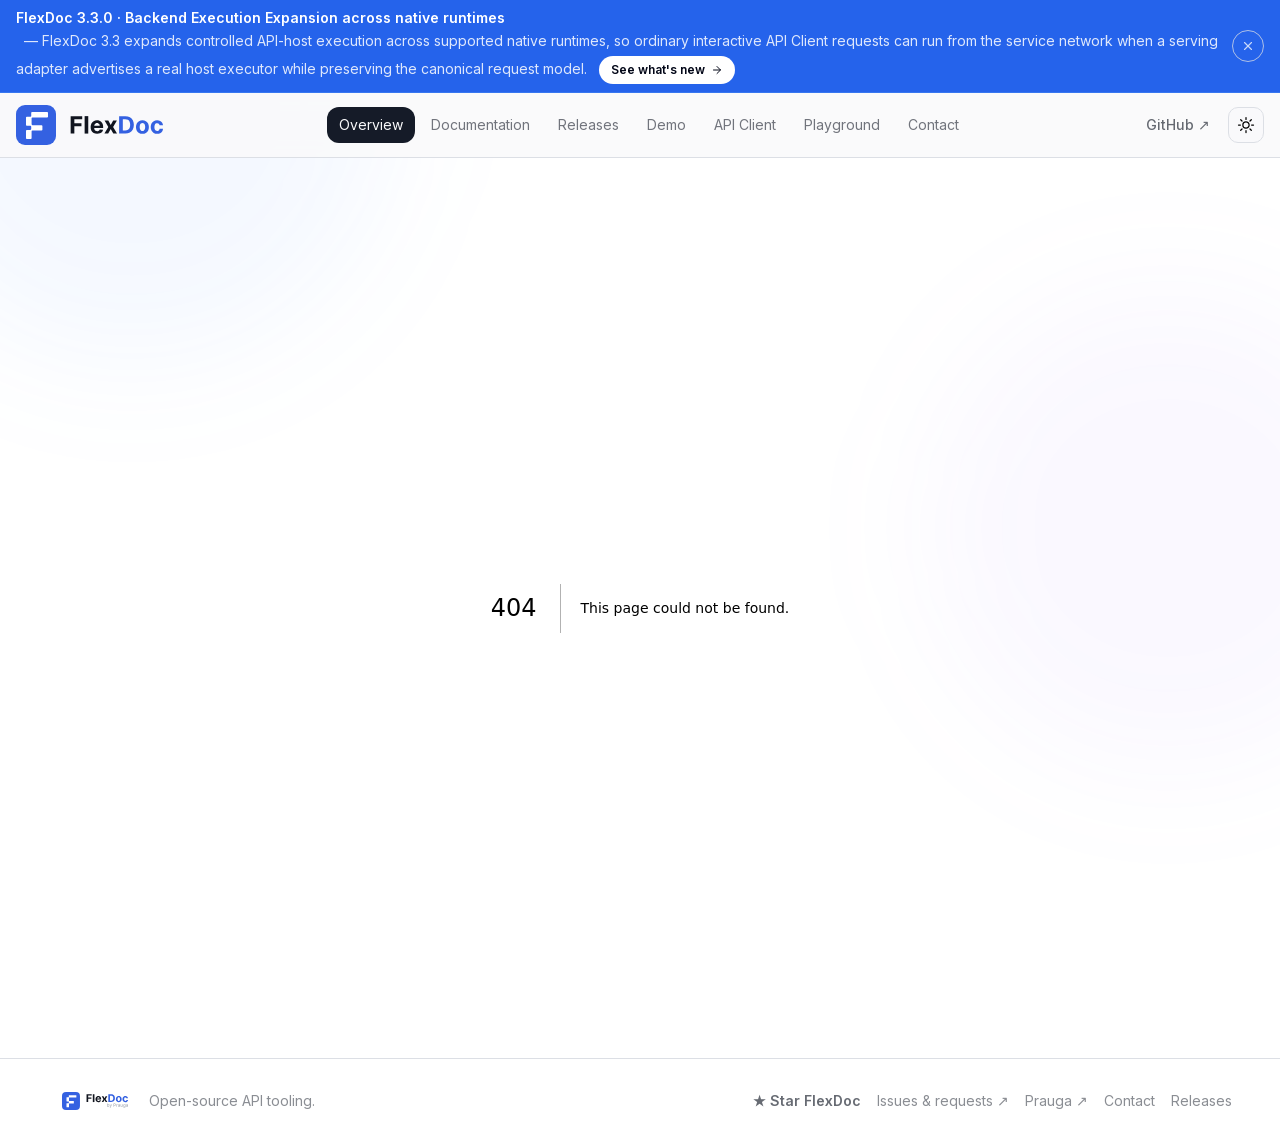
<file: 404/index.html>
<!DOCTYPE html><html lang="en"><head><meta charSet="utf-8"/><meta name="viewport" content="width=device-width, initial-scale=1"/><link rel="preload" href="/favicon.svg" as="image"/><link rel="stylesheet" href="/_next/static/chunks/3ys-uts0l1kei.css" data-precedence="next"/><link rel="preload" as="script" fetchPriority="low" href="/_next/static/chunks/310vm2bl3xxpt.js"/><script src="/_next/static/chunks/19mx3mg6lkumu.js" async=""></script><script src="/_next/static/chunks/3byuobrkyz9bj.js" async=""></script><script src="/_next/static/chunks/344n2zhqbh4pn.js" async=""></script><script src="/_next/static/chunks/turbopack-0aqb5hlrzlk2g.js" async=""></script><script src="/_next/static/chunks/3fntmmi971322.js" async="" crossorigin=""></script><script src="/_next/static/chunks/2mltuz-dep-x0.js" async="" crossorigin=""></script><script src="/_next/static/chunks/2f-j2dkhd5q3o.js" async="" crossorigin=""></script><meta name="robots" content="noindex"/><title>FlexDoc</title><meta name="description" content="FlexDoc is an open-source, self-hosted OpenAPI documentation renderer, Try It explorer, API Client workspace, backend-native contract validator, headless API Runner and controlled API-host execution layer."/><meta name="keywords" content="FlexDoc,Prauga,OpenAPI,API documentation,API Client,Backend Execution,API host execution,Headless Runner,Contract Validation,CI,developer tooling"/><meta property="og:title" content="FlexDoc"/><meta property="og:description" content="OpenAPI documentation, executable Try It requests, a local API workspace, backend-native contract validation, headless API workflows and controlled service-network execution in one self-hosted tool."/><meta property="og:site_name" content="FlexDoc"/><meta property="og:type" content="website"/><meta name="twitter:card" content="summary"/><meta name="twitter:title" content="FlexDoc"/><meta name="twitter:description" content="OpenAPI documentation, executable Try It requests, a local API workspace, backend-native contract validation, headless API workflows and controlled service-network execution in one self-hosted tool."/><link rel="shortcut icon" href="/favicon.ico"/><link rel="icon" href="/favicon.svg" type="image/svg+xml"/><link rel="icon" href="/favicon-32x32.png" sizes="32x32" type="image/png"/><link rel="icon" href="/favicon-16x16.png" sizes="16x16" type="image/png"/><link rel="apple-touch-icon" href="/apple-touch-icon.png" sizes="180x180" type="image/png"/><meta name="next-size-adjust" content=""/><title>404: This page could not be found.</title><script src="/_next/static/chunks/0cz1d0mv5g_q7.js" noModule=""></script></head><body class="inter_fa93af41-module__0D_jrq__className relative min-h-screen antialiased"><div hidden=""><!--$--><!--/$--></div><div class="pointer-events-none fixed inset-0 -z-10 overflow-hidden" aria-hidden="true"><div class="absolute -left-32 -top-40 h-[520px] w-[520px] rounded-full bg-blue-500/[0.055] blur-3xl dark:bg-blue-400/[0.045]"></div><div class="absolute -right-32 top-[32%] h-[480px] w-[480px] rounded-full bg-violet-500/[0.045] blur-3xl dark:bg-violet-400/[0.035]"></div></div><script>((a,b,c,d,e,f,g,h)=>{let i=document.documentElement,j=["light","dark"];function k(b){var c;(Array.isArray(a)?a:[a]).forEach(a=>{let c="class"===a,d=c&&f?e.map(a=>f[a]||a):e;c?(i.classList.remove(...d),i.classList.add(b)):i.setAttribute(a,b)}),c=b,h&&j.includes(c)&&(i.style.colorScheme=c)}if(d)k(d);else try{let a=localStorage.getItem(b)||c,d=g&&"system"===a?window.matchMedia("(prefers-color-scheme: dark)").matches?"dark":"light":a;k(d)}catch(a){}})("class","theme","system",null,["light","dark"],null,true,true)</script><div class="relative z-0 flex min-h-screen flex-col"><header data-site-header="true" class="sticky top-0 z-50 border-b border-border bg-background/95 backdrop-blur supports-[backdrop-filter]:bg-background/85"><div class="container mx-auto flex h-16 max-w-7xl items-center gap-4 px-4"><a class="flex min-w-0 shrink-0 items-center gap-2 font-semibold tracking-tight" aria-label="FlexDoc overview" href="/"><img src="/favicon.svg" alt="FlexDoc mark" aria-hidden="true" class="h-8 w-8 rounded-lg"/><span class="text-lg">FlexDoc</span></a><div data-product-nav-scroll="true" data-site-product-nav-slot="true" class="product-nav-scroll min-w-0 flex-1"><nav aria-label="FlexDoc product navigation" data-site-desktop-product-nav="true" class="items-center gap-1"><a aria-current="page" class="rounded-lg px-3 py-2 text-sm transition bg-foreground text-background" href="/">Overview</a><a class="rounded-lg px-3 py-2 text-sm transition text-foreground/60 hover:bg-card hover:text-foreground" href="/docs/">Documentation</a><a class="rounded-lg px-3 py-2 text-sm transition text-foreground/60 hover:bg-card hover:text-foreground" href="/releases/">Releases</a><a class="rounded-lg px-3 py-2 text-sm transition text-foreground/60 hover:bg-card hover:text-foreground" href="/demo/">Demo</a><a class="rounded-lg px-3 py-2 text-sm transition text-foreground/60 hover:bg-card hover:text-foreground" href="/client/">API Client</a><a class="rounded-lg px-3 py-2 text-sm transition text-foreground/60 hover:bg-card hover:text-foreground" href="/playground/">Playground</a><a class="rounded-lg px-3 py-2 text-sm transition text-foreground/60 hover:bg-card hover:text-foreground" href="/contact/">Contact</a></nav></div><div class="ml-auto flex shrink-0 items-center gap-1.5"><a href="https://github.com/Prauga/flexdoc" target="_blank" rel="noopener noreferrer" data-site-desktop-github="true" class="rounded-lg px-3 py-2 text-sm font-medium text-foreground/65 transition hover:bg-card hover:text-foreground">GitHub ↗</a><button class="inline-flex h-9 w-9 items-center justify-center rounded-md border bg-background text-sm font-medium transition-colors hover:bg-accent hover:text-accent-foreground"><svg xmlns="http://www.w3.org/2000/svg" fill="none" viewBox="0 0 24 24" stroke-width="1.5" stroke="currentColor" aria-hidden="true" data-slot="icon" class="h-5 w-5 rotate-0 scale-100 transition-all dark:-rotate-90 dark:scale-0"><path stroke-linecap="round" stroke-linejoin="round" d="M12 3v2.25m6.364.386-1.591 1.591M21 12h-2.25m-.386 6.364-1.591-1.591M12 18.75V21m-4.773-4.227-1.591 1.591M5.25 12H3m4.227-4.773L5.636 5.636M15.75 12a3.75 3.75 0 1 1-7.5 0 3.75 3.75 0 0 1 7.5 0Z"></path></svg><svg xmlns="http://www.w3.org/2000/svg" fill="none" viewBox="0 0 24 24" stroke-width="1.5" stroke="currentColor" aria-hidden="true" data-slot="icon" class="absolute h-5 w-5 rotate-90 scale-0 transition-all dark:rotate-0 dark:scale-100"><path stroke-linecap="round" stroke-linejoin="round" d="M21.752 15.002A9.72 9.72 0 0 1 18 15.75c-5.385 0-9.75-4.365-9.75-9.75 0-1.33.266-2.597.748-3.752A9.753 9.753 0 0 0 3 11.25C3 16.635 7.365 21 12.75 21a9.753 9.753 0 0 0 9.002-5.998Z"></path></svg><span class="sr-only">Toggle theme</span></button><button type="button" data-site-mobile-nav-trigger="true" aria-label="Open product navigation" aria-expanded="false" aria-controls="site-mobile-product-nav" class="h-9 w-9 items-center justify-center rounded-lg border border-border bg-card text-foreground/70 transition hover:text-foreground"><svg xmlns="http://www.w3.org/2000/svg" width="18" height="18" viewBox="0 0 24 24" fill="none" stroke="currentColor" stroke-width="2" stroke-linecap="round" stroke-linejoin="round" class="lucide lucide-menu" aria-hidden="true"><path d="M4 12h16"></path><path d="M4 18h16"></path><path d="M4 6h16"></path></svg></button></div></div></header><main class="flex-1"><div style="font-family:system-ui,&quot;Segoe UI&quot;,Roboto,Helvetica,Arial,sans-serif,&quot;Apple Color Emoji&quot;,&quot;Segoe UI Emoji&quot;;height:100vh;text-align:center;display:flex;flex-direction:column;align-items:center;justify-content:center"><div><style>body{color:#000;background:#fff;margin:0}.next-error-h1{border-right:1px solid rgba(0,0,0,.3)}@media (prefers-color-scheme:dark){body{color:#fff;background:#000}.next-error-h1{border-right:1px solid rgba(255,255,255,.3)}}</style><h1 class="next-error-h1" style="display:inline-block;margin:0 20px 0 0;padding:0 23px 0 0;font-size:24px;font-weight:500;vertical-align:top;line-height:49px">404</h1><div style="display:inline-block"><h2 style="font-size:14px;font-weight:400;line-height:49px;margin:0">This page could not be found.</h2></div></div></div><!--$--><!--/$--></main><footer class="border-t border-border px-4 py-8"><div class="container mx-auto flex max-w-7xl flex-col gap-3 text-sm text-foreground/50 sm:flex-row sm:items-center sm:justify-between"><div class="flex items-center gap-2"><img src="/favicon.svg" alt="FlexDoc mark" aria-hidden="true" class="h-6 w-6 rounded-md"/><span>Open-source API tooling.</span></div><div class="flex flex-wrap items-center gap-x-4 gap-y-2"><a href="https://github.com/Prauga/flexdoc" target="_blank" rel="noopener noreferrer" class="font-semibold text-foreground/65 transition hover:text-foreground">★ Star FlexDoc</a><a href="https://github.com/Prauga/flexdoc/issues" target="_blank" rel="noopener noreferrer" class="transition hover:text-foreground">Issues &amp; requests ↗</a><a href="https://prauga.com" target="_blank" rel="noopener noreferrer" class="transition hover:text-foreground">Prauga ↗</a><a class="transition hover:text-foreground" href="/contact/">Contact</a><a class="transition hover:text-foreground" href="/releases/">Releases</a></div></div></footer></div><script src="/_next/static/chunks/310vm2bl3xxpt.js" id="_R_" async=""></script><script>(self.__next_f=self.__next_f||[]).push([0])</script><script>self.__next_f.push([1,"1:\"$Sreact.fragment\"\n2:I[27423,[\"/_next/static/chunks/3fntmmi971322.js\",\"/_next/static/chunks/2mltuz-dep-x0.js\",\"/_next/static/chunks/2f-j2dkhd5q3o.js\"],\"ThemeProvider\"]\n3:I[62966,[\"/_next/static/chunks/3fntmmi971322.js\",\"/_next/static/chunks/2mltuz-dep-x0.js\",\"/_next/static/chunks/2f-j2dkhd5q3o.js\"],\"ReleaseFeedProvider\"]\n4:I[53933,[\"/_next/static/chunks/3fntmmi971322.js\",\"/_next/static/chunks/2mltuz-dep-x0.js\",\"/_next/static/chunks/2f-j2dkhd5q3o.js\"],\"AnnouncementProvider\"]\n5:I[46909,[\"/_next/static/chunks/3fntmmi971322.js\",\"/_next/static/chunks/2mltuz-dep-x0.js\",\"/_next/static/chunks/2f-j2dkhd5q3o.js\"],\"SiteCodeCopyEnhancer\"]\n6:I[64435,[\"/_next/static/chunks/3fntmmi971322.js\",\"/_next/static/chunks/2mltuz-dep-x0.js\",\"/_next/static/chunks/2f-j2dkhd5q3o.js\"],\"SiteImageZoomEnhancer\"]\n7:I[70484,[\"/_next/static/chunks/3fntmmi971322.js\",\"/_next/static/chunks/2mltuz-dep-x0.js\",\"/_next/static/chunks/2f-j2dkhd5q3o.js\"],\"AnnouncementBanner\"]\n8:I[3020,[\"/_next/static/chunks/3fntmmi971322.js\",\"/_next/static/chunks/2mltuz-dep-x0.js\",\"/_next/static/chunks/2f-j2dkhd5q3o.js\"],\"SiteHeader\"]\n9:I[39756,[\"/_next/static/chunks/3fntmmi971322.js\",\"/_next/static/chunks/2mltuz-dep-x0.js\",\"/_next/static/chunks/2f-j2dkhd5q3o.js\"],\"default\"]\na:I[37457,[\"/_next/static/chunks/3fntmmi971322.js\",\"/_next/static/chunks/2mltuz-dep-x0.js\",\"/_next/static/chunks/2f-j2dkhd5q3o.js\"],\"default\"]\nb:I[22016,[\"/_next/static/chunks/3fntmmi971322.js\",\"/_next/static/chunks/2mltuz-dep-x0.js\",\"/_next/static/chunks/2f-j2dkhd5q3o.js\"],\"\"]\nf:I[68027,[\"/_next/static/chunks/3fntmmi971322.js\",\"/_next/static/chunks/2mltuz-dep-x0.js\",\"/_next/static/chunks/2f-j2dkhd5q3o.js\"],\"default\",1]\n:HL[\"/_next/static/chunks/3ys-uts0l1kei.css\",\"style\"]\n:HL[\"/favicon.svg\",\"image\"]\nd:X\n0:{\"P\":null,\"c\":[\"\",\"_not-found\",\"\"],\"q\":\"\",\"i\":false,\"f\":[[[\"\",{\"children\":[\"/_not-found\",{\"children\":[\"__PAGE__\",{},\"$undefined\",\"$undefined\",4608]},\"$undefined\",\"$undefined\",4608]},\"$undefined\",\"$undefined\",4624],[[\"$\",\"$1\",\"c\",{\"children\":[[[\"$\",\"link\",\"0\",{\"rel\":\"stylesheet\",\"href\":\"/_next/static/chunks/3ys-uts0l1kei.css\",\"precedence\":\"next\",\"crossOrigin\":\"$undefined\",\"nonce\":\"$undefined\"}],[\"$\",\"script\",\"script-0\",{\"src\":\"/_next/static/chunks/3fntmmi971322.js\",\"async\":true,\"nonce\":\"$undefined\"}],[\"$\",\"script\",\"script-1\",{\"src\":\"/_next/static/chunks/2mltuz-dep-x0.js\",\"async\":true,\"nonce\":\"$undefined\"}],[\"$\",\"script\",\"script-2\",{\"src\":\"/_next/static/chunks/2f-j2dkhd5q3o.js\",\"async\":true,\"nonce\":\"$undefined\"}]],[\"$\",\"html\",null,{\"lang\":\"en\",\"suppressHydrationWarning\":true,\"children\":[\"$\",\"body\",null,{\"className\":\"inter_fa93af41-module__0D_jrq__className relative min-h-screen antialiased\",\"children\":[[\"$\",\"div\",null,{\"className\":\"pointer-events-none fixed inset-0 -z-10 overflow-hidden\",\"aria-hidden\":\"true\",\"children\":[[\"$\",\"div\",null,{\"className\":\"absolute -left-32 -top-40 h-[520px] w-[520px] rounded-full bg-blue-500/[0.055] blur-3xl dark:bg-blue-400/[0.045]\"}],[\"$\",\"div\",null,{\"className\":\"absolute -right-32 top-[32%] h-[480px] w-[480px] rounded-full bg-violet-500/[0.045] blur-3xl dark:bg-violet-400/[0.035]\"}]]}],[\"$\",\"$L2\",null,{\"attribute\":\"class\",\"defaultTheme\":\"system\",\"enableSystem\":true,\"disableTransitionOnChange\":true,\"children\":[\"$\",\"$L3\",null,{\"children\":[\"$\",\"$L4\",null,{\"children\":[[\"$\",\"$L5\",null,{}],[\"$\",\"$L6\",null,{}],[\"$\",\"div\",null,{\"className\":\"relative z-0 flex min-h-screen flex-col\",\"children\":[[\"$\",\"$L7\",null,{}],[\"$\",\"$L8\",null,{}],[\"$\",\"main\",null,{\"className\":\"flex-1\",\"children\":[\"$\",\"$L9\",null,{\"parallelRouterKey\":\"children\",\"error\":\"$undefined\",\"errorStyles\":\"$undefined\",\"errorScripts\":\"$undefined\",\"template\":[\"$\",\"$La\",null,{}],\"templateStyles\":\"$undefined\",\"templateScripts\":\"$undefined\",\"notFound\":[[[\"$\",\"title\",null,{\"children\":\"404: This page could not be found.\"}],[\"$\",\"div\",null,{\"style\":{\"fontFamily\":\"system-ui,\\\"Segoe UI\\\",Roboto,Helvetica,Arial,sans-serif,\\\"Apple Color Emoji\\\",\\\"Segoe UI Emoji\\\"\",\"height\":\"100vh\",\"textAlign\":\"center\",\"display\":\"flex\",\"flexDirection\":\"column\",\"alignItems\":\"center\",\"justifyContent\":\"center\"},\"children\":[\"$\",\"div\",null,{\"children\":[[\"$\",\"style\",null,{\"dangerouslySetInnerHTML\":{\"__html\":\"body{color:#000;background:#fff;margin:0}.next-error-h1{border-right:1px solid rgba(0,0,0,.3)}@media (prefers-color-scheme:dark){body{color:#fff;background:#000}.next-error-h1{border-right:1px solid rgba(255,255,255,.3)}}\"}}],[\"$\",\"h1\",null,{\"className\":\"next-error-h1\",\"style\":{\"display\":\"inline-block\",\"margin\":\"0 20px 0 0\",\"padding\":\"0 23px 0 0\",\"fontSize\":24,\"fontWeight\":500,\"verticalAlign\":\"top\",\"lineHeight\":\"49px\"},\"children\":404}],[\"$\",\"div\",null,{\"style\":{\"display\":\"inline-block\"},\"children\":[\"$\",\"h2\",null,{\"style\":{\"fontSize\":14,\"fontWeight\":400,\"lineHeight\":\"49px\",\"margin\":0},\"children\":\"This page could not be found.\"}]}]]}]}]],[]],\"forbidden\":\"$undefined\",\"unauthorized\":\"$undefined\"}]}],[\"$\",\"footer\",null,{\"className\":\"border-t border-border px-4 py-8\",\"children\":[\"$\",\"div\",null,{\"className\":\"container mx-auto flex max-w-7xl flex-col gap-3 text-sm text-foreground/50 sm:flex-row sm:items-center sm:justify-between\",\"children\":[[\"$\",\"div\",null,{\"className\":\"flex items-center gap-2\",\"children\":[[\"$\",\"img\",null,{\"src\":\"/favicon.svg\",\"alt\":\"FlexDoc mark\",\"aria-hidden\":\"true\",\"className\":\"h-6 w-6 rounded-md\"}],[\"$\",\"span\",null,{\"children\":\"Open-source API tooling.\"}]]}],[\"$\",\"div\",null,{\"className\":\"flex flex-wrap items-center gap-x-4 gap-y-2\",\"children\":[[\"$\",\"a\",null,{\"href\":\"https://github.com/Prauga/flexdoc\",\"target\":\"_blank\",\"rel\":\"noopener noreferrer\",\"className\":\"font-semibold text-foreground/65 transition hover:text-foreground\",\"children\":\"★ Star FlexDoc\"}],[\"$\",\"a\",null,{\"href\":\"https://github.com/Prauga/flexdoc/issues\",\"target\":\"_blank\",\"rel\":\"noopener noreferrer\",\"className\":\"transition hover:text-foreground\",\"children\":\"Issues \u0026 requests ↗\"}],[\"$\",\"a\",null,{\"href\":\"https://prauga.com\",\"target\":\"_blank\",\"rel\":\"noopener noreferrer\",\"className\":\"transition hover:text-foreground\",\"children\":\"Prauga ↗\"}],[\"$\",\"$Lb\",null,{\"href\":\"/contact\",\"className\":\"transition hover:text-foreground\",\"children\":\"Contact\"}],[\"$\",\"$Lb\",null,{\"href\":\"/releases\",\"className\":\"transition hover:text-foreground\",\"children\":\"Releases\"}]]}]]}]}]]}]]}]}]}]]}]}]]}],{\"children\":[[\"$\",\"$1\",\"c\",{\"children\":[null,[\"$\",\"$L9\",null,{\"parallelRouterKey\":\"children\",\"error\":\"$undefined\",\"errorStyles\":\"$undefined\",\"errorScripts\":\"$undefined\",\"template\":[\"$\",\"$La\",null,{}],\"templateStyles\":\"$undefined\",\"templateScripts\":\"$undefined\",\"notFound\":\"$undefined\",\"forbidden\":\"$undefined\",\"unauthorized\":\"$undefined\"}]]}],{\"children\":[\"$Lc\",{},null,false,null]},null,false,\"$d\"]},null,false,null],\"$Le\",false]],\"m\":\"$undefined\",\"G\":[\"$f\",[\"$L10\"]],\"S\":true,\"h\":null,\"r\":\"$undefined\",\"s\":\"$undefined\",\"a\":\"$undefined\",\"l\":\"$undefined\",\"p\":\"$undefined\",\"d\":\"$undefined\",\"b\":\"rWaNaQ2X2DjwMTI3d_vJk\"}\n11:I[97367,[\"/_next/static/chunks/3fntmmi971322.js\",\"/_next/static/chunks/2mltuz-dep-x0.js\",\"/_next/static/chunks/2f-j2dkhd5q3o.js\"],\"OutletBoundary\"]\n12:\"$Sreact.suspense\"\n14:I[97367,[\"/_next/static/chunks/3fntmmi971322.js\",\"/_next/static/chunks/2mltuz-dep-x0.js\",\"/_next/static/chunks/2f-j2dkhd5q3o.js\"],\"ViewportBoundary\"]\n16:I[97367,[\"/_next/static/chunks/3fntmmi971322.js\",\"/_next/static/chunks/2mltuz-dep-x0.js\",\"/_next/static/chunks/2f-j2dkhd5q3o.js\"],\"MetadataBoundary\"]\nc:[\"$\",\"$1\",\"c\",{\"children\":[[[\"$\",\"title\",null,{\"children\":\"404: This page could not be found.\"}],[\"$\",\"div\",null,{\"style\":\"$0:f:0:1:0:props:children:1:props:children:props:children:1:props:children:props:children:props:children:2:props:children:2:props:children:props:notFound:0:1:props:style\",\"children\":[\"$\",\"div\",null,{\"children\":[[\"$\",\"style\",null,{\"dangerouslySetInnerHTML\":{\"__html\":\"body{color:#000;background:#fff;margin:0}.next-error-h1{border-right:1px solid rgba(0,0,0,.3)}@media (prefers-color-scheme:dark){body{color:#fff;background:#000}.next-error-h1{border-right:1px solid rgba(255,255,255,.3)}}\"}}],[\"$\",\"h1\",null,{\"className\":\"next-error-h1\",\"style\":\"$0:f:0:1:0:props:children:1:props:children:props:children:1:props:children:props:children:props:children:2:props:children:2:props:children:props:notFound:0:1:props:children:props:children:1:props:style\",\"children\":404}],[\"$\",\"div\",null,{\"style\":\"$0:f:0:1:0:props:children:1:props:children:props:children:1:props:children:props:children:props:children:2:props:children:2:props:children:props:notFound:0:1:props:children:props:children:2:props:style\",\"children\":[\"$\",\"h2\",null,{\"style\":\"$0:f:0:1:0:props:children:1:props:children:props:children:1:props:children:props:children:props:children:2:props:children:2:props:children:props:notFound:0:1:props:children:props:children:2:props:children:props:style\",\"children\":\"This page could not be found.\"}]}]]}]}]],null,[\"$\",\"$L11\",null,{\"children\":[\"$\",\"$12\",null,{\"name\":\"Next.MetadataOutlet\",\"children\":\"$@13\"}]}]]}]\ne:[\"$\",\"$1\",\"h\",{\"children\":[[\"$\",\"meta\",null,{\"name\":\"robots\",\"content\":\"noindex\"}],[\"$\",\"$L14\",null,{\"children\":\"$L15\"}],[\"$\",\"div\",null,{\"hidden\":true,\"children\":[\"$\",\"$L16\",null,{\"children\":[\"$\",\"$12\",null,{\"name\":\"Next.Metadata\",\"children\":\"$L17\"}]}]}],[\"$\",\"meta\",null,{\"name\":\"next-size-adjust\",\"content\":\"\"}]]}]\n10:[\"$\",\"link\",\"0\",{\"rel\":\"stylesheet\",\"href\":\"/_next/static/chunks/3ys-uts0l1kei.css\",\"precedence\":\"next\",\"crossOrigin\":\"$undefined\",\"nonce\":\"$undefined\"}]\nd:C\n15:[[\"$\",\"meta\",\"0\",{\"charSet\":\"utf-8\"}],[\"$\",\"meta\",\"1\",{\"name\":\"viewport\",\"content\":\"width=device-width, initial-scale=1\"}]]\n18:I[27201,[\"/_next/static/chunks/3fntmmi971322.js\",\"/_next/static/chunks/2mltuz-dep-x0.js\",\"/_next/static/chunks/2f-j2dkhd5q3o.js\"],\"IconMark\"]\n13:null\n17:[[\"$\",\"title\",\"0\",{\"children\":\"FlexDoc\"}],[\"$\",\"meta\",\"1\",{\"name\":\"description\",\"content\":\"FlexDoc is an open-source, self-hosted OpenAPI documentation renderer, Try It explorer, API Client workspace, backend-native contract validator, headless API Runner and controlled API-host execution layer.\"}],[\"$\",\"meta\",\"2\",{\"name\":\"keywords\",\"content\":\"FlexDoc,Prauga,OpenAPI,API documentation,API Client,Backend Execution,API host execution,Headless Runner,Contract Validation,CI,developer tooling\"}],[\"$\",\"meta\",\"3\",{\"property\":\"og:title\",\"content\":\"FlexDoc\"}],[\"$\",\"meta\",\"4\",{\"property\":\"og:description\",\"content\":\"OpenAPI documentation, executable Try It requests, a local API workspace, backend-native contract validation, headless API workflows and controlled service-network execution in one self-hosted tool.\"}],[\"$\",\"meta\",\"5\",{\"property\":\"og:site_name\",\"content\":\"FlexDoc\"}],[\"$\",\"meta\",\"6\",{\"property\":\"og:type\",\"content\":\"website\"}],[\"$\",\"meta\",\"7\",{\"name\":\"twitter:card\",\"content\":\"summary\"}],[\"$\",\"meta\",\"8\",{\"name\":\"twitter:title\",\"content\":\"FlexDoc\"}],[\"$\",\"meta\",\"9\",{\"name\":\"twitter:description\",\"content\":\"OpenAPI documentation, executable Try It requests, a local API workspace, backend-native contract validation, headless API workflows and controlled service-network execution in one self-hosted tool.\"}],[\"$\",\"link\",\"10\",{\"rel\":\"shortcut icon\",\"href\":\"/favicon.ico\"}],[\"$\",\"link\",\"11\",{\"rel\":\"icon\",\"href\":\"/favicon.svg\",\"type\":\"image/svg+xml\"}],[\"$\",\"link\",\"12\",{\"rel\":\"icon\",\"href\":\"/favicon-32x32.png\",\"sizes\":\"32x32\",\"type\":\"image/png\"}],[\"$\",\"link\",\"13\",{\"rel\":\"icon\",\"href\":\"/favicon-16x16.png\",\"sizes\":\"16x16\",\"type\":\"image/png\"}],[\"$\",\"link\",\"14\",{\"rel\":\"apple-touch-icon\",\"href\":\"/apple-touch-icon.png\",\"sizes\":\"180x180\",\"type\":\"image/png\"}],[\"$\",\"$L18\",\"15\",{}]]\n"])</script></body></html>
</file>
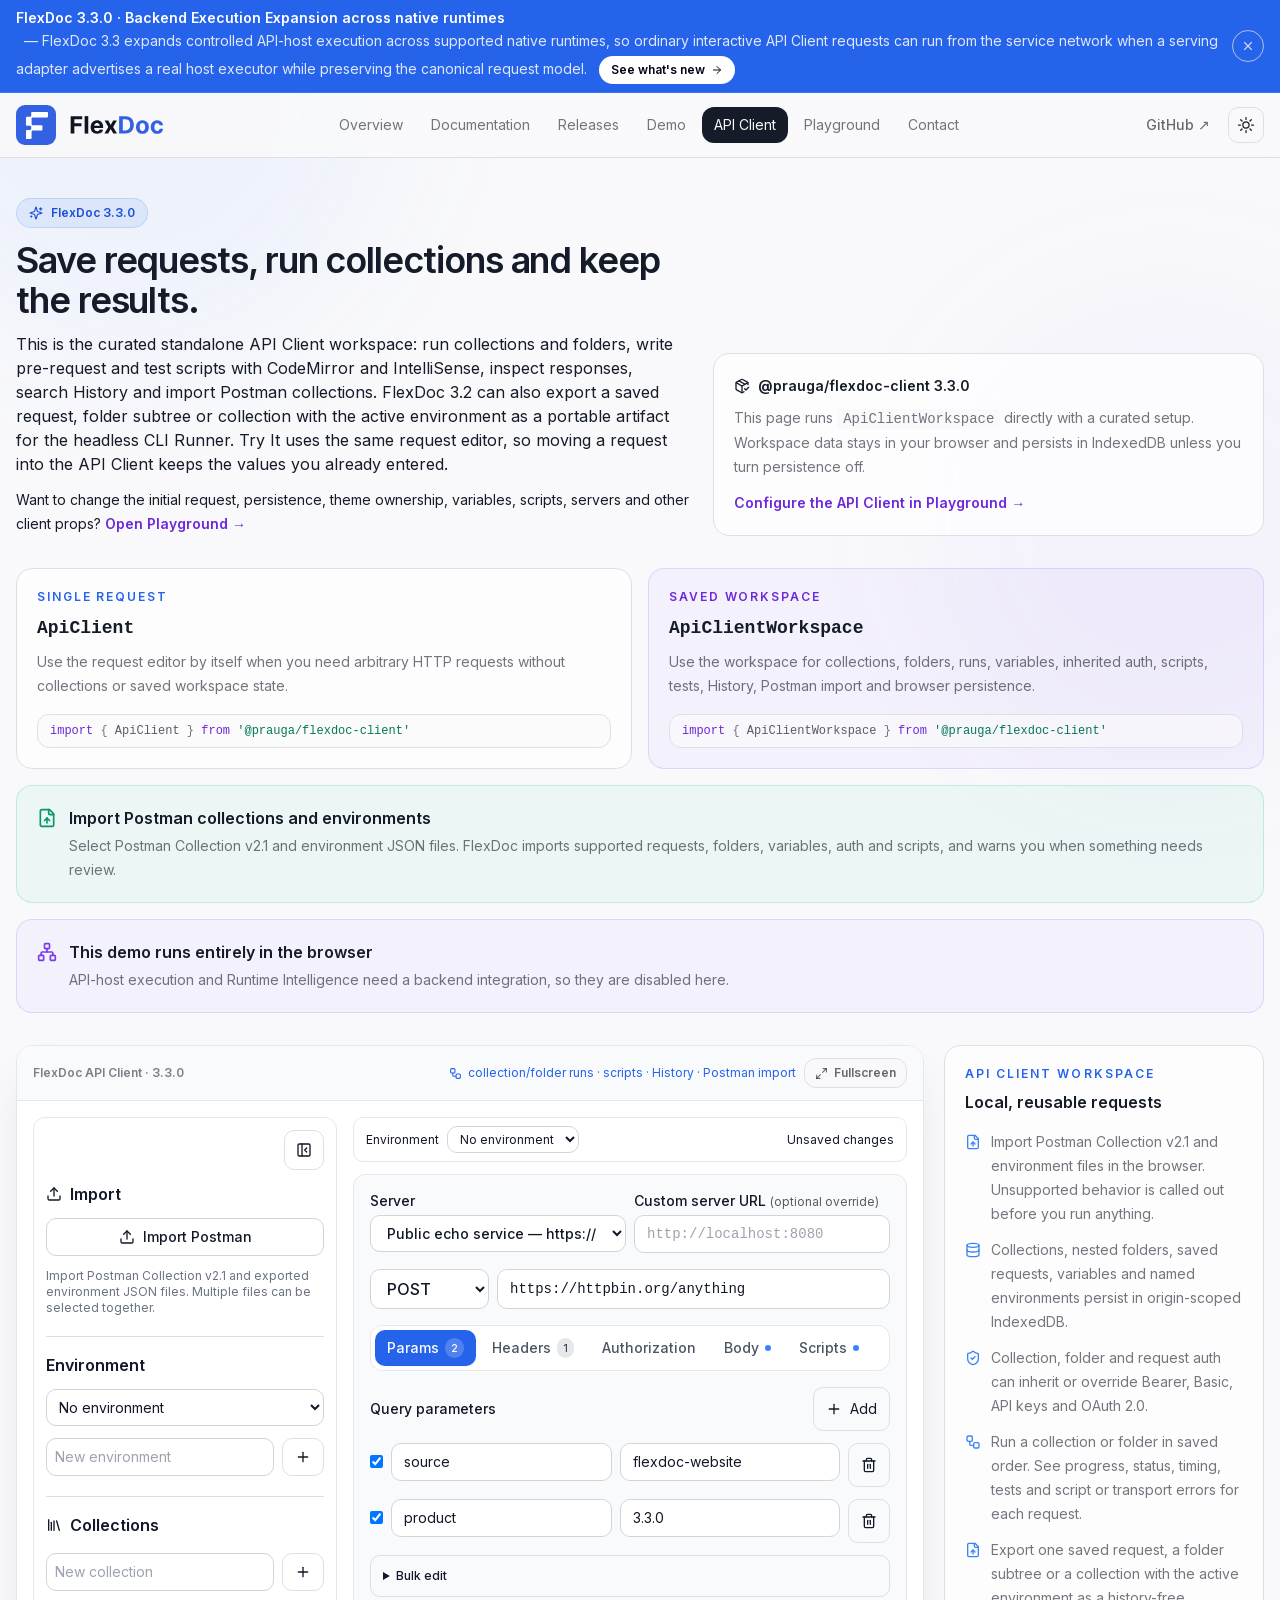
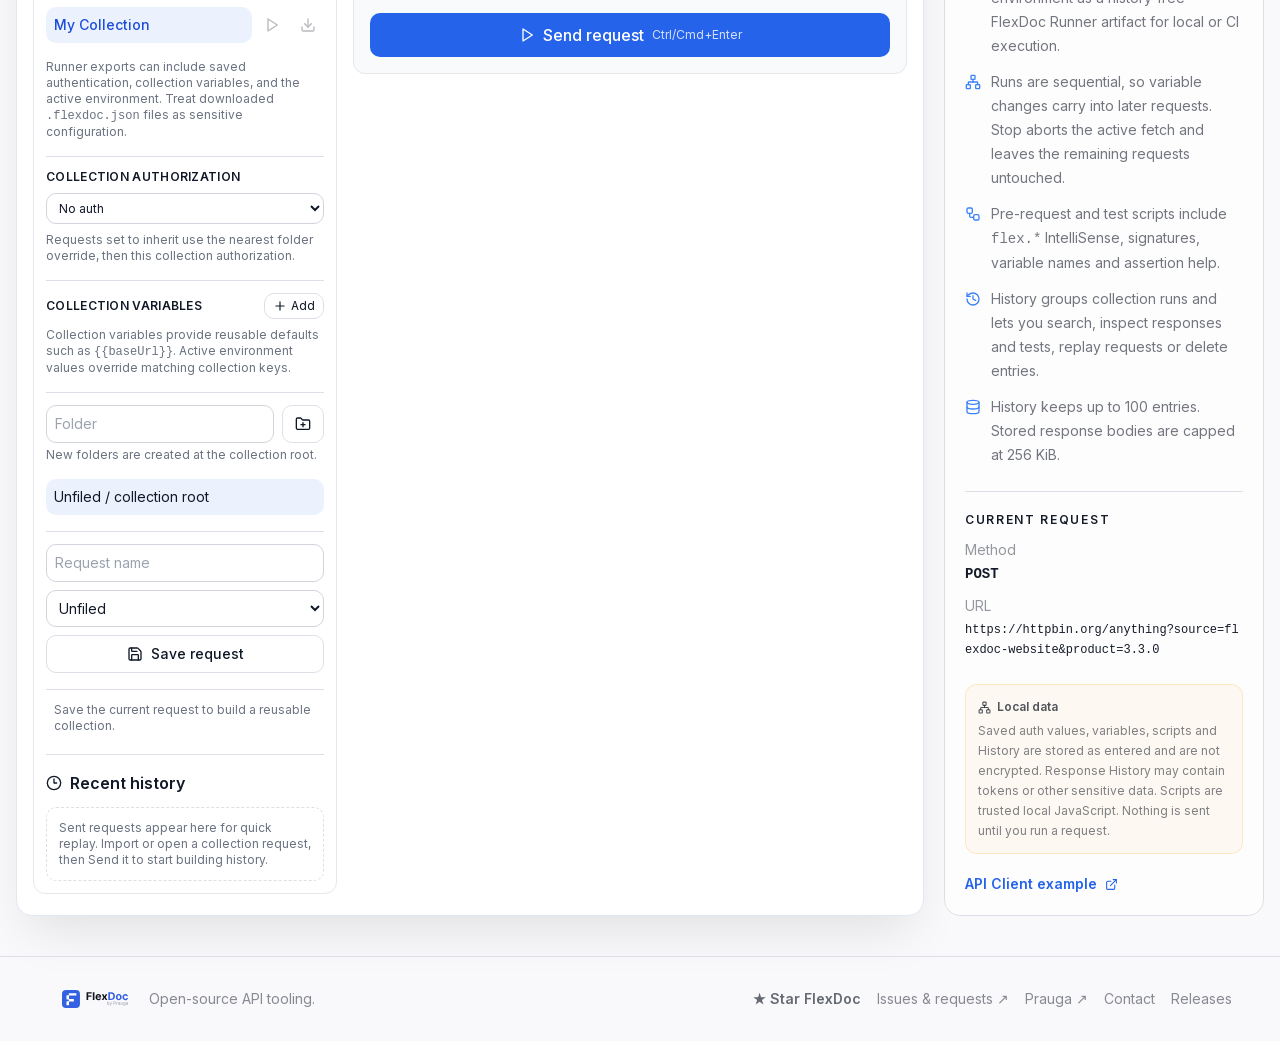
<file: client/index.html>
<!DOCTYPE html><html lang="en"><head><meta charSet="utf-8"/><meta name="viewport" content="width=device-width, initial-scale=1"/><link rel="preload" href="/_next/static/media/83afe278b6a6bb3c-s.p.2bn3s6zvc0dyp.woff2" as="font" crossorigin="" type="font/woff2"/><link rel="preload" href="/favicon.svg" as="image"/><link rel="stylesheet" href="/_next/static/chunks/3ys-uts0l1kei.css" data-precedence="next"/><link rel="preload" as="script" fetchPriority="low" href="/_next/static/chunks/310vm2bl3xxpt.js"/><script src="/_next/static/chunks/19mx3mg6lkumu.js" async=""></script><script src="/_next/static/chunks/3byuobrkyz9bj.js" async=""></script><script src="/_next/static/chunks/344n2zhqbh4pn.js" async=""></script><script src="/_next/static/chunks/turbopack-0aqb5hlrzlk2g.js" async=""></script><script src="/_next/static/chunks/3fntmmi971322.js" async="" crossorigin=""></script><script src="/_next/static/chunks/2mltuz-dep-x0.js" async="" crossorigin=""></script><script src="/_next/static/chunks/2f-j2dkhd5q3o.js" async="" crossorigin=""></script><script src="/_next/static/chunks/1nc41k36cyrp1.js" async="" crossorigin=""></script><title>FlexDoc API Client · client 3.3.0 | Collections, Scripts &amp; Runner | FlexDoc</title><meta name="description" content="Try the hosted FlexDoc API Client workspace running client 3.3.0 with collections, folder runs, environments, auth, scripts, Postman import, browser-local History and portable Runner export. FlexDoc 3.3 backend execution requires a serving backend integration and is disabled in this browser-only workspace."/><meta name="keywords" content="FlexDoc,Prauga,OpenAPI,API documentation,API Client,Backend Execution,API host execution,Headless Runner,Contract Validation,CI,developer tooling"/><meta property="og:title" content="FlexDoc API Client · client 3.3.0 | Collections, Scripts &amp; Runner"/><meta property="og:description" content="Try the hosted FlexDoc API Client workspace running client 3.3.0 with collections, folder runs, environments, auth, scripts, Postman import, browser-local History and portable Runner export. FlexDoc 3.3 backend execution requires a serving backend integration and is disabled in this browser-only workspace."/><meta name="twitter:card" content="summary"/><meta name="twitter:title" content="FlexDoc API Client · client 3.3.0 | Collections, Scripts &amp; Runner"/><meta name="twitter:description" content="Try the hosted FlexDoc API Client workspace running client 3.3.0 with collections, folder runs, environments, auth, scripts, Postman import, browser-local History and portable Runner export. FlexDoc 3.3 backend execution requires a serving backend integration and is disabled in this browser-only workspace."/><link rel="shortcut icon" href="/favicon.ico"/><link rel="icon" href="/favicon.svg" type="image/svg+xml"/><link rel="icon" href="/favicon-32x32.png" sizes="32x32" type="image/png"/><link rel="icon" href="/favicon-16x16.png" sizes="16x16" type="image/png"/><link rel="apple-touch-icon" href="/apple-touch-icon.png" sizes="180x180" type="image/png"/><meta name="next-size-adjust" content=""/><script src="/_next/static/chunks/0cz1d0mv5g_q7.js" noModule=""></script></head><body class="inter_fa93af41-module__0D_jrq__className relative min-h-screen antialiased"><div hidden=""><!--$--><!--/$--></div><div class="pointer-events-none fixed inset-0 -z-10 overflow-hidden" aria-hidden="true"><div class="absolute -left-32 -top-40 h-[520px] w-[520px] rounded-full bg-blue-500/[0.055] blur-3xl dark:bg-blue-400/[0.045]"></div><div class="absolute -right-32 top-[32%] h-[480px] w-[480px] rounded-full bg-violet-500/[0.045] blur-3xl dark:bg-violet-400/[0.035]"></div></div><script>((a,b,c,d,e,f,g,h)=>{let i=document.documentElement,j=["light","dark"];function k(b){var c;(Array.isArray(a)?a:[a]).forEach(a=>{let c="class"===a,d=c&&f?e.map(a=>f[a]||a):e;c?(i.classList.remove(...d),i.classList.add(b)):i.setAttribute(a,b)}),c=b,h&&j.includes(c)&&(i.style.colorScheme=c)}if(d)k(d);else try{let a=localStorage.getItem(b)||c,d=g&&"system"===a?window.matchMedia("(prefers-color-scheme: dark)").matches?"dark":"light":a;k(d)}catch(a){}})("class","theme","system",null,["light","dark"],null,true,true)</script><div class="relative z-0 flex min-h-screen flex-col"><header data-site-header="true" class="sticky top-0 z-50 border-b border-border bg-background/95 backdrop-blur supports-[backdrop-filter]:bg-background/85"><div class="container mx-auto flex h-16 max-w-7xl items-center gap-4 px-4"><a class="flex min-w-0 shrink-0 items-center gap-2 font-semibold tracking-tight" aria-label="FlexDoc overview" href="/"><img src="/favicon.svg" alt="FlexDoc mark" aria-hidden="true" class="h-8 w-8 rounded-lg"/><span class="text-lg">FlexDoc</span></a><div data-product-nav-scroll="true" data-site-product-nav-slot="true" class="product-nav-scroll min-w-0 flex-1"><nav aria-label="FlexDoc product navigation" data-site-desktop-product-nav="true" class="items-center gap-1"><a class="rounded-lg px-3 py-2 text-sm transition text-foreground/60 hover:bg-card hover:text-foreground" href="/">Overview</a><a class="rounded-lg px-3 py-2 text-sm transition text-foreground/60 hover:bg-card hover:text-foreground" href="/docs/">Documentation</a><a class="rounded-lg px-3 py-2 text-sm transition text-foreground/60 hover:bg-card hover:text-foreground" href="/releases/">Releases</a><a class="rounded-lg px-3 py-2 text-sm transition text-foreground/60 hover:bg-card hover:text-foreground" href="/demo/">Demo</a><a aria-current="page" class="rounded-lg px-3 py-2 text-sm transition bg-foreground text-background" href="/client/">API Client</a><a class="rounded-lg px-3 py-2 text-sm transition text-foreground/60 hover:bg-card hover:text-foreground" href="/playground/">Playground</a><a class="rounded-lg px-3 py-2 text-sm transition text-foreground/60 hover:bg-card hover:text-foreground" href="/contact/">Contact</a></nav></div><div class="ml-auto flex shrink-0 items-center gap-1.5"><a href="https://github.com/Prauga/flexdoc" target="_blank" rel="noopener noreferrer" data-site-desktop-github="true" class="rounded-lg px-3 py-2 text-sm font-medium text-foreground/65 transition hover:bg-card hover:text-foreground">GitHub ↗</a><button class="inline-flex h-9 w-9 items-center justify-center rounded-md border bg-background text-sm font-medium transition-colors hover:bg-accent hover:text-accent-foreground"><svg xmlns="http://www.w3.org/2000/svg" fill="none" viewBox="0 0 24 24" stroke-width="1.5" stroke="currentColor" aria-hidden="true" data-slot="icon" class="h-5 w-5 rotate-0 scale-100 transition-all dark:-rotate-90 dark:scale-0"><path stroke-linecap="round" stroke-linejoin="round" d="M12 3v2.25m6.364.386-1.591 1.591M21 12h-2.25m-.386 6.364-1.591-1.591M12 18.75V21m-4.773-4.227-1.591 1.591M5.25 12H3m4.227-4.773L5.636 5.636M15.75 12a3.75 3.75 0 1 1-7.5 0 3.75 3.75 0 0 1 7.5 0Z"></path></svg><svg xmlns="http://www.w3.org/2000/svg" fill="none" viewBox="0 0 24 24" stroke-width="1.5" stroke="currentColor" aria-hidden="true" data-slot="icon" class="absolute h-5 w-5 rotate-90 scale-0 transition-all dark:rotate-0 dark:scale-100"><path stroke-linecap="round" stroke-linejoin="round" d="M21.752 15.002A9.72 9.72 0 0 1 18 15.75c-5.385 0-9.75-4.365-9.75-9.75 0-1.33.266-2.597.748-3.752A9.753 9.753 0 0 0 3 11.25C3 16.635 7.365 21 12.75 21a9.753 9.753 0 0 0 9.002-5.998Z"></path></svg><span class="sr-only">Toggle theme</span></button><button type="button" data-site-mobile-nav-trigger="true" aria-label="Open product navigation" aria-expanded="false" aria-controls="site-mobile-product-nav" class="h-9 w-9 items-center justify-center rounded-lg border border-border bg-card text-foreground/70 transition hover:text-foreground"><svg xmlns="http://www.w3.org/2000/svg" width="18" height="18" viewBox="0 0 24 24" fill="none" stroke="currentColor" stroke-width="2" stroke-linecap="round" stroke-linejoin="round" class="lucide lucide-menu" aria-hidden="true"><path d="M4 12h16"></path><path d="M4 18h16"></path><path d="M4 6h16"></path></svg></button></div></div></header><main class="flex-1"><div class="min-h-screen"><div class="container mx-auto max-w-[1500px] px-4 py-6 sm:py-10"><div class="grid gap-6 lg:grid-cols-[1.1fr_0.9fr] lg:items-end"><div><div class="mb-3 inline-flex items-center gap-2 rounded-full border border-blue-500/20 bg-blue-500/10 px-3 py-1.5 text-xs font-semibold text-blue-700 dark:text-blue-300"><svg xmlns="http://www.w3.org/2000/svg" width="14" height="14" viewBox="0 0 24 24" fill="none" stroke="currentColor" stroke-width="2" stroke-linecap="round" stroke-linejoin="round" class="lucide lucide-sparkles" aria-hidden="true"><path d="M9.937 15.5A2 2 0 0 0 8.5 14.063l-6.135-1.582a.5.5 0 0 1 0-.962L8.5 9.936A2 2 0 0 0 9.937 8.5l1.582-6.135a.5.5 0 0 1 .963 0L14.063 8.5A2 2 0 0 0 15.5 9.937l6.135 1.581a.5.5 0 0 1 0 .964L15.5 14.063a2 2 0 0 0-1.437 1.437l-1.582 6.135a.5.5 0 0 1-.963 0z"></path><path d="M20 3v4"></path><path d="M22 5h-4"></path><path d="M4 17v2"></path><path d="M5 18H3"></path></svg> FlexDoc 3.3.0</div><h1 class="text-2xl font-semibold tracking-[-0.03em] sm:text-4xl">Save requests, run collections and keep the results.</h1><p class="mt-3 max-w-3xl text-sm leading-6 text-foreground/62 sm:text-base">This is the curated standalone API Client workspace: run collections and folders, write pre-request and test scripts with CodeMirror and IntelliSense, inspect responses, search History and import Postman collections. FlexDoc 3.2 can also export a saved request, folder subtree or collection with the active environment as a portable artifact for the headless CLI Runner. Try It uses the same request editor, so moving a request into the API Client keeps the values you already entered.</p><p class="mt-3 text-sm leading-6 text-foreground/58">Want to change the initial request, persistence, theme ownership, variables, scripts, servers and other client props? <a class="font-semibold text-violet-700 hover:underline dark:text-violet-300" href="/playground/">Open Playground →</a></p></div><div class="rounded-2xl border border-border bg-card/70 p-5 text-sm leading-6 text-foreground/60"><div class="flex items-center gap-2 font-semibold text-foreground"><svg xmlns="http://www.w3.org/2000/svg" width="16" height="16" viewBox="0 0 24 24" fill="none" stroke="currentColor" stroke-width="2" stroke-linecap="round" stroke-linejoin="round" class="lucide lucide-package-check" aria-hidden="true"><path d="m16 16 2 2 4-4"></path><path d="M21 10V8a2 2 0 0 0-1-1.73l-7-4a2 2 0 0 0-2 0l-7 4A2 2 0 0 0 3 8v8a2 2 0 0 0 1 1.73l7 4a2 2 0 0 0 2 0l2-1.14"></path><path d="m7.5 4.27 9 5.15"></path><polyline points="3.29 7 12 12 20.71 7"></polyline><line x1="12" x2="12" y1="22" y2="12"></line></svg> @prauga/flexdoc-client 3.3.0</div><p class="mt-2">This page runs <code class="rounded bg-background px-1.5 py-0.5">ApiClientWorkspace</code> directly with a curated setup. Workspace data stays in your browser and persists in IndexedDB unless you turn persistence off.</p><a class="mt-3 inline-flex font-semibold text-violet-700 hover:underline dark:text-violet-300" href="/playground/">Configure the API Client in Playground →</a></div></div><div class="mt-8 grid gap-4 md:grid-cols-2"><div class="rounded-2xl border border-border bg-card/60 p-5"><div class="text-xs font-semibold uppercase tracking-[0.16em] text-blue-600 dark:text-blue-300">Single request</div><h2 class="mt-2 text-lg font-semibold"><code>ApiClient</code></h2><p class="mt-2 text-sm leading-6 text-foreground/60">Use the request editor by itself when you need arbitrary HTTP requests without collections or saved workspace state.</p><div class="mt-4 overflow-x-auto rounded-xl border border-border bg-background/70 px-3 py-2 font-mono text-xs text-foreground/70">import <!-- -->{<!-- --> ApiClient <!-- -->}<!-- --> from &#x27;@prauga/flexdoc-client&#x27;</div></div><div class="rounded-2xl border border-violet-500/20 bg-violet-500/5 p-5"><div class="text-xs font-semibold uppercase tracking-[0.16em] text-violet-700 dark:text-violet-300">Saved workspace</div><h2 class="mt-2 text-lg font-semibold"><code>ApiClientWorkspace</code></h2><p class="mt-2 text-sm leading-6 text-foreground/60">Use the workspace for collections, folders, runs, variables, inherited auth, scripts, tests, History, Postman import and browser persistence.</p><div class="mt-4 overflow-x-auto rounded-xl border border-border bg-background/70 px-3 py-2 font-mono text-xs text-foreground/70">import <!-- -->{<!-- --> ApiClientWorkspace <!-- -->}<!-- --> from &#x27;@prauga/flexdoc-client&#x27;</div></div></div><div class="mt-4 flex items-start gap-3 rounded-2xl border border-emerald-500/20 bg-emerald-500/5 p-5"><svg xmlns="http://www.w3.org/2000/svg" width="24" height="24" viewBox="0 0 24 24" fill="none" stroke="currentColor" stroke-width="2" stroke-linecap="round" stroke-linejoin="round" class="lucide lucide-file-up mt-0.5 h-5 w-5 shrink-0 text-emerald-600 dark:text-emerald-300" aria-hidden="true"><path d="M15 2H6a2 2 0 0 0-2 2v16a2 2 0 0 0 2 2h12a2 2 0 0 0 2-2V7Z"></path><path d="M14 2v4a2 2 0 0 0 2 2h4"></path><path d="M12 12v6"></path><path d="m15 15-3-3-3 3"></path></svg><div><div class="font-semibold">Import Postman collections and environments</div><p class="mt-1 text-sm leading-6 text-foreground/60">Select Postman Collection v2.1 and environment JSON files. FlexDoc imports supported requests, folders, variables, auth and scripts, and warns you when something needs review.</p></div></div><div class="mt-4 flex items-start gap-3 rounded-2xl border border-violet-500/20 bg-violet-500/5 p-5"><svg xmlns="http://www.w3.org/2000/svg" width="24" height="24" viewBox="0 0 24 24" fill="none" stroke="currentColor" stroke-width="2" stroke-linecap="round" stroke-linejoin="round" class="lucide lucide-network mt-0.5 h-5 w-5 shrink-0 text-violet-600 dark:text-violet-300" aria-hidden="true"><rect x="16" y="16" width="6" height="6" rx="1"></rect><rect x="2" y="16" width="6" height="6" rx="1"></rect><rect x="9" y="2" width="6" height="6" rx="1"></rect><path d="M5 16v-3a1 1 0 0 1 1-1h12a1 1 0 0 1 1 1v3"></path><path d="M12 12V8"></path></svg><div><div class="font-semibold">This demo runs entirely in the browser</div><p class="mt-1 text-sm leading-6 text-foreground/60">API-host execution and Runtime Intelligence need a backend integration, so they are disabled here.</p></div></div><div class="mt-8 grid gap-5 xl:grid-cols-[minmax(0,1fr)_320px]"><div data-flexdoc-api-workspace="true" class="min-w-0 overflow-hidden rounded-2xl border shadow-2xl shadow-black/10  border-slate-200 bg-white"><div class="flex flex-col items-start gap-2 border-b px-4 py-3 sm:flex-row sm:items-center sm:justify-between sm:gap-3 border-slate-200 bg-slate-50"><span class="text-xs font-semibold text-foreground/55">FlexDoc API Client · 3.3.0</span><div class="flex flex-wrap items-center gap-2"><span class="inline-flex flex-wrap items-center gap-1.5 text-xs text-blue-600 dark:text-blue-300"><svg xmlns="http://www.w3.org/2000/svg" width="13" height="13" viewBox="0 0 24 24" fill="none" stroke="currentColor" stroke-width="2" stroke-linecap="round" stroke-linejoin="round" class="lucide lucide-workflow" aria-hidden="true"><rect width="8" height="8" x="3" y="3" rx="2"></rect><path d="M7 11v4a2 2 0 0 0 2 2h4"></path><rect width="8" height="8" x="13" y="13" rx="2"></rect></svg> collection/folder runs · scripts · History · Postman import</span><button type="button" class="inline-flex items-center gap-1.5 rounded-lg border border-border bg-background/70 px-2.5 py-1.5 text-xs font-semibold text-foreground/65 transition hover:border-blue-500/35 hover:text-blue-600 dark:hover:text-blue-300" aria-pressed="false" title="View API Client fullscreen"><svg xmlns="http://www.w3.org/2000/svg" width="13" height="13" viewBox="0 0 24 24" fill="none" stroke="currentColor" stroke-width="2" stroke-linecap="round" stroke-linejoin="round" class="lucide lucide-maximize2 lucide-maximize-2" aria-hidden="true"><path d="M15 3h6v6"></path><path d="m21 3-7 7"></path><path d="m3 21 7-7"></path><path d="M9 21H3v-6"></path></svg>Fullscreen</button></div></div><div class="min-w-0 overflow-x-auto p-2 sm:p-4"><!--$!--><template data-dgst="BAILOUT_TO_CLIENT_SIDE_RENDERING"></template><!--/$--></div></div><aside class="h-fit rounded-2xl border border-border bg-card/70 p-5"><div class="text-xs font-semibold uppercase tracking-[0.17em] text-blue-600 dark:text-blue-300">API Client workspace</div><h2 class="mt-2 font-semibold">Local, reusable requests</h2><div class="mt-4 space-y-3 text-sm leading-6 text-foreground/60"><div class="flex gap-2.5"><svg xmlns="http://www.w3.org/2000/svg" width="24" height="24" viewBox="0 0 24 24" fill="none" stroke="currentColor" stroke-width="2" stroke-linecap="round" stroke-linejoin="round" class="lucide lucide-file-up mt-1 h-4 w-4 shrink-0 text-blue-500" aria-hidden="true"><path d="M15 2H6a2 2 0 0 0-2 2v16a2 2 0 0 0 2 2h12a2 2 0 0 0 2-2V7Z"></path><path d="M14 2v4a2 2 0 0 0 2 2h4"></path><path d="M12 12v6"></path><path d="m15 15-3-3-3 3"></path></svg><span>Import Postman Collection v2.1 and environment files in the browser. Unsupported behavior is called out before you run anything.</span></div><div class="flex gap-2.5"><svg xmlns="http://www.w3.org/2000/svg" width="24" height="24" viewBox="0 0 24 24" fill="none" stroke="currentColor" stroke-width="2" stroke-linecap="round" stroke-linejoin="round" class="lucide lucide-database mt-1 h-4 w-4 shrink-0 text-blue-500" aria-hidden="true"><ellipse cx="12" cy="5" rx="9" ry="3"></ellipse><path d="M3 5V19A9 3 0 0 0 21 19V5"></path><path d="M3 12A9 3 0 0 0 21 12"></path></svg><span>Collections, nested folders, saved requests, variables and named environments persist in origin-scoped IndexedDB.</span></div><div class="flex gap-2.5"><svg xmlns="http://www.w3.org/2000/svg" width="24" height="24" viewBox="0 0 24 24" fill="none" stroke="currentColor" stroke-width="2" stroke-linecap="round" stroke-linejoin="round" class="lucide lucide-shield-check mt-1 h-4 w-4 shrink-0 text-blue-500" aria-hidden="true"><path d="M20 13c0 5-3.5 7.5-7.66 8.95a1 1 0 0 1-.67-.01C7.5 20.5 4 18 4 13V6a1 1 0 0 1 1-1c2 0 4.5-1.2 6.24-2.72a1.17 1.17 0 0 1 1.52 0C14.51 3.81 17 5 19 5a1 1 0 0 1 1 1z"></path><path d="m9 12 2 2 4-4"></path></svg><span>Collection, folder and request auth can inherit or override Bearer, Basic, API keys and OAuth 2.0.</span></div><div class="flex gap-2.5"><svg xmlns="http://www.w3.org/2000/svg" width="24" height="24" viewBox="0 0 24 24" fill="none" stroke="currentColor" stroke-width="2" stroke-linecap="round" stroke-linejoin="round" class="lucide lucide-workflow mt-1 h-4 w-4 shrink-0 text-blue-500" aria-hidden="true"><rect width="8" height="8" x="3" y="3" rx="2"></rect><path d="M7 11v4a2 2 0 0 0 2 2h4"></path><rect width="8" height="8" x="13" y="13" rx="2"></rect></svg><span>Run a collection or folder in saved order. See progress, status, timing, tests and script or transport errors for each request.</span></div><div class="flex gap-2.5"><svg xmlns="http://www.w3.org/2000/svg" width="24" height="24" viewBox="0 0 24 24" fill="none" stroke="currentColor" stroke-width="2" stroke-linecap="round" stroke-linejoin="round" class="lucide lucide-file-up mt-1 h-4 w-4 shrink-0 text-blue-500" aria-hidden="true"><path d="M15 2H6a2 2 0 0 0-2 2v16a2 2 0 0 0 2 2h12a2 2 0 0 0 2-2V7Z"></path><path d="M14 2v4a2 2 0 0 0 2 2h4"></path><path d="M12 12v6"></path><path d="m15 15-3-3-3 3"></path></svg><span>Export one saved request, a folder subtree or a collection with the active environment as a history-free FlexDoc Runner artifact for local or CI execution.</span></div><div class="flex gap-2.5"><svg xmlns="http://www.w3.org/2000/svg" width="24" height="24" viewBox="0 0 24 24" fill="none" stroke="currentColor" stroke-width="2" stroke-linecap="round" stroke-linejoin="round" class="lucide lucide-network mt-1 h-4 w-4 shrink-0 text-blue-500" aria-hidden="true"><rect x="16" y="16" width="6" height="6" rx="1"></rect><rect x="2" y="16" width="6" height="6" rx="1"></rect><rect x="9" y="2" width="6" height="6" rx="1"></rect><path d="M5 16v-3a1 1 0 0 1 1-1h12a1 1 0 0 1 1 1v3"></path><path d="M12 12V8"></path></svg><span>Runs are sequential, so variable changes carry into later requests. Stop aborts the active fetch and leaves the remaining requests untouched.</span></div><div class="flex gap-2.5"><svg xmlns="http://www.w3.org/2000/svg" width="24" height="24" viewBox="0 0 24 24" fill="none" stroke="currentColor" stroke-width="2" stroke-linecap="round" stroke-linejoin="round" class="lucide lucide-workflow mt-1 h-4 w-4 shrink-0 text-blue-500" aria-hidden="true"><rect width="8" height="8" x="3" y="3" rx="2"></rect><path d="M7 11v4a2 2 0 0 0 2 2h4"></path><rect width="8" height="8" x="13" y="13" rx="2"></rect></svg><span>Pre-request and test scripts include <code>flex.*</code> IntelliSense, signatures, variable names and assertion help.</span></div><div class="flex gap-2.5"><svg xmlns="http://www.w3.org/2000/svg" width="24" height="24" viewBox="0 0 24 24" fill="none" stroke="currentColor" stroke-width="2" stroke-linecap="round" stroke-linejoin="round" class="lucide lucide-history mt-1 h-4 w-4 shrink-0 text-blue-500" aria-hidden="true"><path d="M3 12a9 9 0 1 0 9-9 9.75 9.75 0 0 0-6.74 2.74L3 8"></path><path d="M3 3v5h5"></path><path d="M12 7v5l4 2"></path></svg><span>History groups collection runs and lets you search, inspect responses and tests, replay requests or delete entries.</span></div><div class="flex gap-2.5"><svg xmlns="http://www.w3.org/2000/svg" width="24" height="24" viewBox="0 0 24 24" fill="none" stroke="currentColor" stroke-width="2" stroke-linecap="round" stroke-linejoin="round" class="lucide lucide-database mt-1 h-4 w-4 shrink-0 text-blue-500" aria-hidden="true"><ellipse cx="12" cy="5" rx="9" ry="3"></ellipse><path d="M3 5V19A9 3 0 0 0 21 19V5"></path><path d="M3 12A9 3 0 0 0 21 12"></path></svg><span>History keeps up to 100 entries. Stored response bodies are capped at 256 KiB.</span></div></div><div class="mt-6 rounded-xl border border-amber-500/20 bg-amber-500/5 p-3 text-xs leading-5 text-foreground/55"><div class="mb-1 flex items-center gap-1.5 font-semibold text-foreground/75"><svg xmlns="http://www.w3.org/2000/svg" width="13" height="13" viewBox="0 0 24 24" fill="none" stroke="currentColor" stroke-width="2" stroke-linecap="round" stroke-linejoin="round" class="lucide lucide-network" aria-hidden="true"><rect x="16" y="16" width="6" height="6" rx="1"></rect><rect x="2" y="16" width="6" height="6" rx="1"></rect><rect x="9" y="2" width="6" height="6" rx="1"></rect><path d="M5 16v-3a1 1 0 0 1 1-1h12a1 1 0 0 1 1 1v3"></path><path d="M12 12V8"></path></svg> Local data</div>Saved auth values, variables, scripts and History are stored as entered and are not encrypted. Response History may contain tokens or other sensitive data. Scripts are trusted local JavaScript. Nothing is sent until you run a request.</div><a href="https://github.com/Prauga/flexdoc/tree/js/v3.3.0/examples/api-client" target="_blank" rel="noopener noreferrer" class="mt-5 inline-flex items-center gap-2 text-sm font-semibold text-blue-600 hover:underline dark:text-blue-300">API Client example <svg xmlns="http://www.w3.org/2000/svg" width="13" height="13" viewBox="0 0 24 24" fill="none" stroke="currentColor" stroke-width="2" stroke-linecap="round" stroke-linejoin="round" class="lucide lucide-external-link" aria-hidden="true"><path d="M15 3h6v6"></path><path d="M10 14 21 3"></path><path d="M18 13v6a2 2 0 0 1-2 2H5a2 2 0 0 1-2-2V8a2 2 0 0 1 2-2h6"></path></svg></a></aside></div></div></div><!--$--><!--/$--></main><footer class="border-t border-border px-4 py-8"><div class="container mx-auto flex max-w-7xl flex-col gap-3 text-sm text-foreground/50 sm:flex-row sm:items-center sm:justify-between"><div class="flex items-center gap-2"><img src="/favicon.svg" alt="FlexDoc mark" aria-hidden="true" class="h-6 w-6 rounded-md"/><span>Open-source API tooling.</span></div><div class="flex flex-wrap items-center gap-x-4 gap-y-2"><a href="https://github.com/Prauga/flexdoc" target="_blank" rel="noopener noreferrer" class="font-semibold text-foreground/65 transition hover:text-foreground">★ Star FlexDoc</a><a href="https://github.com/Prauga/flexdoc/issues" target="_blank" rel="noopener noreferrer" class="transition hover:text-foreground">Issues &amp; requests ↗</a><a href="https://prauga.com" target="_blank" rel="noopener noreferrer" class="transition hover:text-foreground">Prauga ↗</a><a class="transition hover:text-foreground" href="/contact/">Contact</a><a class="transition hover:text-foreground" href="/releases/">Releases</a></div></div></footer></div><script src="/_next/static/chunks/310vm2bl3xxpt.js" id="_R_" async=""></script><script>(self.__next_f=self.__next_f||[]).push([0])</script><script>self.__next_f.push([1,"1:\"$Sreact.fragment\"\n2:I[27423,[\"/_next/static/chunks/3fntmmi971322.js\",\"/_next/static/chunks/2mltuz-dep-x0.js\",\"/_next/static/chunks/2f-j2dkhd5q3o.js\"],\"ThemeProvider\"]\n3:I[62966,[\"/_next/static/chunks/3fntmmi971322.js\",\"/_next/static/chunks/2mltuz-dep-x0.js\",\"/_next/static/chunks/2f-j2dkhd5q3o.js\"],\"ReleaseFeedProvider\"]\n4:I[53933,[\"/_next/static/chunks/3fntmmi971322.js\",\"/_next/static/chunks/2mltuz-dep-x0.js\",\"/_next/static/chunks/2f-j2dkhd5q3o.js\"],\"AnnouncementProvider\"]\n5:I[46909,[\"/_next/static/chunks/3fntmmi971322.js\",\"/_next/static/chunks/2mltuz-dep-x0.js\",\"/_next/static/chunks/2f-j2dkhd5q3o.js\"],\"SiteCodeCopyEnhancer\"]\n6:I[64435,[\"/_next/static/chunks/3fntmmi971322.js\",\"/_next/static/chunks/2mltuz-dep-x0.js\",\"/_next/static/chunks/2f-j2dkhd5q3o.js\"],\"SiteImageZoomEnhancer\"]\n7:I[70484,[\"/_next/static/chunks/3fntmmi971322.js\",\"/_next/static/chunks/2mltuz-dep-x0.js\",\"/_next/static/chunks/2f-j2dkhd5q3o.js\"],\"AnnouncementBanner\"]\n8:I[3020,[\"/_next/static/chunks/3fntmmi971322.js\",\"/_next/static/chunks/2mltuz-dep-x0.js\",\"/_next/static/chunks/2f-j2dkhd5q3o.js\"],\"SiteHeader\"]\n9:I[39756,[\"/_next/static/chunks/3fntmmi971322.js\",\"/_next/static/chunks/2mltuz-dep-x0.js\",\"/_next/static/chunks/2f-j2dkhd5q3o.js\"],\"default\"]\na:I[37457,[\"/_next/static/chunks/3fntmmi971322.js\",\"/_next/static/chunks/2mltuz-dep-x0.js\",\"/_next/static/chunks/2f-j2dkhd5q3o.js\"],\"default\"]\nb:I[22016,[\"/_next/static/chunks/3fntmmi971322.js\",\"/_next/static/chunks/2mltuz-dep-x0.js\",\"/_next/static/chunks/2f-j2dkhd5q3o.js\"],\"\"]\nf:I[68027,[\"/_next/static/chunks/3fntmmi971322.js\",\"/_next/static/chunks/2mltuz-dep-x0.js\",\"/_next/static/chunks/2f-j2dkhd5q3o.js\"],\"default\",1]\n:HL[\"/_next/static/chunks/3ys-uts0l1kei.css\",\"style\"]\n:HL[\"/_next/static/media/83afe278b6a6bb3c-s.p.2bn3s6zvc0dyp.woff2\",\"font\",{\"crossOrigin\":\"\",\"type\":\"font/woff2\"}]\n:HL[\"/favicon.svg\",\"image\"]\nd:X\n0:{\"P\":null,\"c\":[\"\",\"client\",\"\"],\"q\":\"\",\"i\":false,\"f\":[[[\"\",{\"children\":[\"client\",{\"children\":[\"__PAGE__\",{},\"$undefined\",\"$undefined\",4608]},\"$undefined\",\"$undefined\",4608]},\"$undefined\",\"$undefined\",4624],[[\"$\",\"$1\",\"c\",{\"children\":[[[\"$\",\"link\",\"0\",{\"rel\":\"stylesheet\",\"href\":\"/_next/static/chunks/3ys-uts0l1kei.css\",\"precedence\":\"next\",\"crossOrigin\":\"$undefined\",\"nonce\":\"$undefined\"}],[\"$\",\"script\",\"script-0\",{\"src\":\"/_next/static/chunks/3fntmmi971322.js\",\"async\":true,\"nonce\":\"$undefined\"}],[\"$\",\"script\",\"script-1\",{\"src\":\"/_next/static/chunks/2mltuz-dep-x0.js\",\"async\":true,\"nonce\":\"$undefined\"}],[\"$\",\"script\",\"script-2\",{\"src\":\"/_next/static/chunks/2f-j2dkhd5q3o.js\",\"async\":true,\"nonce\":\"$undefined\"}]],[\"$\",\"html\",null,{\"lang\":\"en\",\"suppressHydrationWarning\":true,\"children\":[\"$\",\"body\",null,{\"className\":\"inter_fa93af41-module__0D_jrq__className relative min-h-screen antialiased\",\"children\":[[\"$\",\"div\",null,{\"className\":\"pointer-events-none fixed inset-0 -z-10 overflow-hidden\",\"aria-hidden\":\"true\",\"children\":[[\"$\",\"div\",null,{\"className\":\"absolute -left-32 -top-40 h-[520px] w-[520px] rounded-full bg-blue-500/[0.055] blur-3xl dark:bg-blue-400/[0.045]\"}],[\"$\",\"div\",null,{\"className\":\"absolute -right-32 top-[32%] h-[480px] w-[480px] rounded-full bg-violet-500/[0.045] blur-3xl dark:bg-violet-400/[0.035]\"}]]}],[\"$\",\"$L2\",null,{\"attribute\":\"class\",\"defaultTheme\":\"system\",\"enableSystem\":true,\"disableTransitionOnChange\":true,\"children\":[\"$\",\"$L3\",null,{\"children\":[\"$\",\"$L4\",null,{\"children\":[[\"$\",\"$L5\",null,{}],[\"$\",\"$L6\",null,{}],[\"$\",\"div\",null,{\"className\":\"relative z-0 flex min-h-screen flex-col\",\"children\":[[\"$\",\"$L7\",null,{}],[\"$\",\"$L8\",null,{}],[\"$\",\"main\",null,{\"className\":\"flex-1\",\"children\":[\"$\",\"$L9\",null,{\"parallelRouterKey\":\"children\",\"error\":\"$undefined\",\"errorStyles\":\"$undefined\",\"errorScripts\":\"$undefined\",\"template\":[\"$\",\"$La\",null,{}],\"templateStyles\":\"$undefined\",\"templateScripts\":\"$undefined\",\"notFound\":[[[\"$\",\"title\",null,{\"children\":\"404: This page could not be found.\"}],[\"$\",\"div\",null,{\"style\":{\"fontFamily\":\"system-ui,\\\"Segoe UI\\\",Roboto,Helvetica,Arial,sans-serif,\\\"Apple Color Emoji\\\",\\\"Segoe UI Emoji\\\"\",\"height\":\"100vh\",\"textAlign\":\"center\",\"display\":\"flex\",\"flexDirection\":\"column\",\"alignItems\":\"center\",\"justifyContent\":\"center\"},\"children\":[\"$\",\"div\",null,{\"children\":[[\"$\",\"style\",null,{\"dangerouslySetInnerHTML\":{\"__html\":\"body{color:#000;background:#fff;margin:0}.next-error-h1{border-right:1px solid rgba(0,0,0,.3)}@media (prefers-color-scheme:dark){body{color:#fff;background:#000}.next-error-h1{border-right:1px solid rgba(255,255,255,.3)}}\"}}],[\"$\",\"h1\",null,{\"className\":\"next-error-h1\",\"style\":{\"display\":\"inline-block\",\"margin\":\"0 20px 0 0\",\"padding\":\"0 23px 0 0\",\"fontSize\":24,\"fontWeight\":500,\"verticalAlign\":\"top\",\"lineHeight\":\"49px\"},\"children\":404}],[\"$\",\"div\",null,{\"style\":{\"display\":\"inline-block\"},\"children\":[\"$\",\"h2\",null,{\"style\":{\"fontSize\":14,\"fontWeight\":400,\"lineHeight\":\"49px\",\"margin\":0},\"children\":\"This page could not be found.\"}]}]]}]}]],[]],\"forbidden\":\"$undefined\",\"unauthorized\":\"$undefined\"}]}],[\"$\",\"footer\",null,{\"className\":\"border-t border-border px-4 py-8\",\"children\":[\"$\",\"div\",null,{\"className\":\"container mx-auto flex max-w-7xl flex-col gap-3 text-sm text-foreground/50 sm:flex-row sm:items-center sm:justify-between\",\"children\":[[\"$\",\"div\",null,{\"className\":\"flex items-center gap-2\",\"children\":[[\"$\",\"img\",null,{\"src\":\"/favicon.svg\",\"alt\":\"FlexDoc mark\",\"aria-hidden\":\"true\",\"className\":\"h-6 w-6 rounded-md\"}],[\"$\",\"span\",null,{\"children\":\"Open-source API tooling.\"}]]}],[\"$\",\"div\",null,{\"className\":\"flex flex-wrap items-center gap-x-4 gap-y-2\",\"children\":[[\"$\",\"a\",null,{\"href\":\"https://github.com/Prauga/flexdoc\",\"target\":\"_blank\",\"rel\":\"noopener noreferrer\",\"className\":\"font-semibold text-foreground/65 transition hover:text-foreground\",\"children\":\"★ Star FlexDoc\"}],[\"$\",\"a\",null,{\"href\":\"https://github.com/Prauga/flexdoc/issues\",\"target\":\"_blank\",\"rel\":\"noopener noreferrer\",\"className\":\"transition hover:text-foreground\",\"children\":\"Issues \u0026 requests ↗\"}],[\"$\",\"a\",null,{\"href\":\"https://prauga.com\",\"target\":\"_blank\",\"rel\":\"noopener noreferrer\",\"className\":\"transition hover:text-foreground\",\"children\":\"Prauga ↗\"}],[\"$\",\"$Lb\",null,{\"href\":\"/contact\",\"className\":\"transition hover:text-foreground\",\"children\":\"Contact\"}],[\"$\",\"$Lb\",null,{\"href\":\"/releases\",\"className\":\"transition hover:text-foreground\",\"children\":\"Releases\"}]]}]]}]}]]}]]}]}]}]]}]}]]}],{\"children\":[[\"$\",\"$1\",\"c\",{\"children\":[null,[\"$\",\"$L9\",null,{\"parallelRouterKey\":\"children\",\"error\":\"$undefined\",\"errorStyles\":\"$undefined\",\"errorScripts\":\"$undefined\",\"template\":[\"$\",\"$La\",null,{}],\"templateStyles\":\"$undefined\",\"templateScripts\":\"$undefined\",\"notFound\":\"$undefined\",\"forbidden\":\"$undefined\",\"unauthorized\":\"$undefined\"}]]}],{\"children\":[\"$Lc\",{},null,false,null]},null,false,\"$d\"]},null,false,null],\"$Le\",false]],\"m\":\"$undefined\",\"G\":[\"$f\",[\"$L10\"]],\"S\":true,\"h\":null,\"r\":\"$undefined\",\"s\":\"$undefined\",\"a\":\"$undefined\",\"l\":\"$undefined\",\"p\":\"$undefined\",\"d\":\"$undefined\",\"b\":\"rWaNaQ2X2DjwMTI3d_vJk\"}\n11:I[98272,[\"/_next/static/chunks/3fntmmi971322.js\",\"/_next/static/chunks/2mltuz-dep-x0.js\",\"/_next/static/chunks/2f-j2dkhd5q3o.js\",\"/_next/static/chunks/1nc41k36cyrp1.js\"],\"FlexDocApiClientDemo\"]\n12:I[97367,[\"/_next/static/chunks/3fntmmi971322.js\",\"/_next/static/chunks/2mltuz-dep-x0.js\",\"/_next/static/chunks/2f-j2dkhd5q3o.js\"],\"OutletBoundary\"]\n13:\"$Sreact.suspense\"\n15:I[97367,[\"/_next/static/chunks/3fntmmi971322.js\",\"/_next/static/chunks/2mltuz-dep-x0.js\",\"/_next/static/chunks/2f-j2dkhd5q3o.js\"],\"ViewportBoundary\"]\n17:I[97367,[\"/_next/static/chunks/3fntmmi971322.js\",\"/_next/static/chunks/2mltuz-dep-x0.js\",\"/_next/static/chunks/2f-j2dkhd5q3o.js\"],\"MetadataBoundary\"]\nc:[\"$\",\"$1\",\"c\",{\"children\":[[\"$\",\"$L11\",null,{}],[[\"$\",\"script\",\"script-0\",{\"src\":\"/_next/static/chunks/1nc41k36cyrp1.js\",\"async\":true,\"nonce\":\"$undefined\"}]],[\"$\",\"$L12\",null,{\"children\":[\"$\",\"$13\",null,{\"name\":\"Next.MetadataOutlet\",\"children\":\"$@14\"}]}]]}]\ne:[\"$\",\"$1\",\"h\",{\"children\":[null,[\"$\",\"$L15\",null,{\"children\":\"$L16\"}],[\"$\",\"div\",null,{\"hidden\":true,\"children\":[\"$\",\"$L17\",null,{\"children\":[\"$\",\"$13\",null,{\"name\":\"Next.Metadata\",\"children\":\"$L18\"}]}]}],[\"$\",\"meta\",null,{\"name\":\"next-size-adjust\",\"content\":\"\"}]]}]\n10:[\"$\",\"link\",\"0\",{\"rel\":\"stylesheet\",\"href\":\"/_next/static/chunks/3ys-uts0l1kei.css\",\"precedence\":\"next\",\"crossOrigin\":\"$undefined\",\"nonce\":\"$undefined\"}]\nd:C\n16:[[\"$\",\"meta\",\"0\",{\"charSet\":\"utf-8\"}],[\"$\",\"meta\",\"1\",{\"name\":\"viewport\",\"content\":\"width=device-width, initial-scale=1\"}]]\n19:I[27201,[\"/_next/static/chunks/3fntmmi971322.js\",\"/_next/static/chunks/2mltuz-dep-x0.js\",\"/_next/static/chunks/2f-j2dkhd5q3o.js\"],\"IconMark\"]\n14:null\n18:[[\"$\",\"title\",\"0\",{\"children\":\"FlexDoc API Client · client 3.3.0 | Collections, Scripts \u0026 Runner | FlexDoc\"}],[\"$\",\"meta\",\"1\",{\"name\":\"description\",\"content\":\"Try the hosted FlexDoc API Client workspace running client 3.3.0 with collections, folder runs, environments, auth, scripts, Postman import, browser-local History and portable Runner export. FlexDoc 3.3 backend execution requires a serving backend integration and is disabled in this browser-only workspace.\"}],[\"$\",\"meta\",\"2\",{\"name\":\"keywords\",\"content\":\"FlexDoc,Prauga,OpenAPI,API documentation,API Client,Backend Execution,API host execution,Headless Runner,Contract Validation,CI,developer tooling\"}],[\"$\",\"meta\",\"3\",{\"property\":\"og:title\",\"content\":\"FlexDoc API Client · client 3.3.0 | Collections, Scripts \u0026 Runner\"}],[\"$\",\"meta\",\"4\",{\"property\":\"og:description\",\"content\":\"Try the hosted FlexDoc API Client workspace running client 3.3.0 with collections, folder runs, environments, auth, scripts, Postman import, browser-local History and portable Runner export. FlexDoc 3.3 backend execution requires a serving backend integration and is disabled in this browser-only workspace.\"}],[\"$\",\"meta\",\"5\",{\"name\":\"twitter:card\",\"content\":\"summary\"}],[\"$\",\"meta\",\"6\",{\"name\":\"twitter:title\",\"content\":\"FlexDoc API Client · client 3.3.0 | Collections, Scripts \u0026 Runner\"}],[\"$\",\"meta\",\"7\",{\"name\":\"twitter:description\",\"content\":\"Try the hosted FlexDoc API Client workspace running client 3.3.0 with collections, folder runs, environments, auth, scripts, Postman import, browser-local History and portable Runner export. FlexDoc 3.3 backend execution requires a serving backend integration and is disabled in this browser-only workspace.\"}],[\"$\",\"link\",\"8\",{\"rel\":\"shortcut icon\",\"href\":\"/favicon.ico\"}],[\"$\",\"link\",\"9\",{\"rel\":\"icon\",\"href\":\"/favicon.svg\",\"type\":\"image/svg+xml\"}],[\"$\",\"link\",\"10\",{\"rel\":\"icon\",\"href\":\"/favicon-32x32.png\",\"sizes\":\"32x32\",\"type\":\"image/png\"}],[\"$\",\"link\",\"11\",{\"rel\":\"icon\",\"href\":\"/favicon-16x16.png\",\"sizes\":\"16x16\",\"type\":\"image/png\"}],[\"$\",\"link\",\"12\",{\"rel\":\"apple-touch-icon\",\"href\":\"/apple-touch-icon.png\",\"sizes\":\"180x180\",\"type\":\"image/png\"}],[\"$\",\"$L19\",\"13\",{}]]\n"])</script></body></html>
</file>
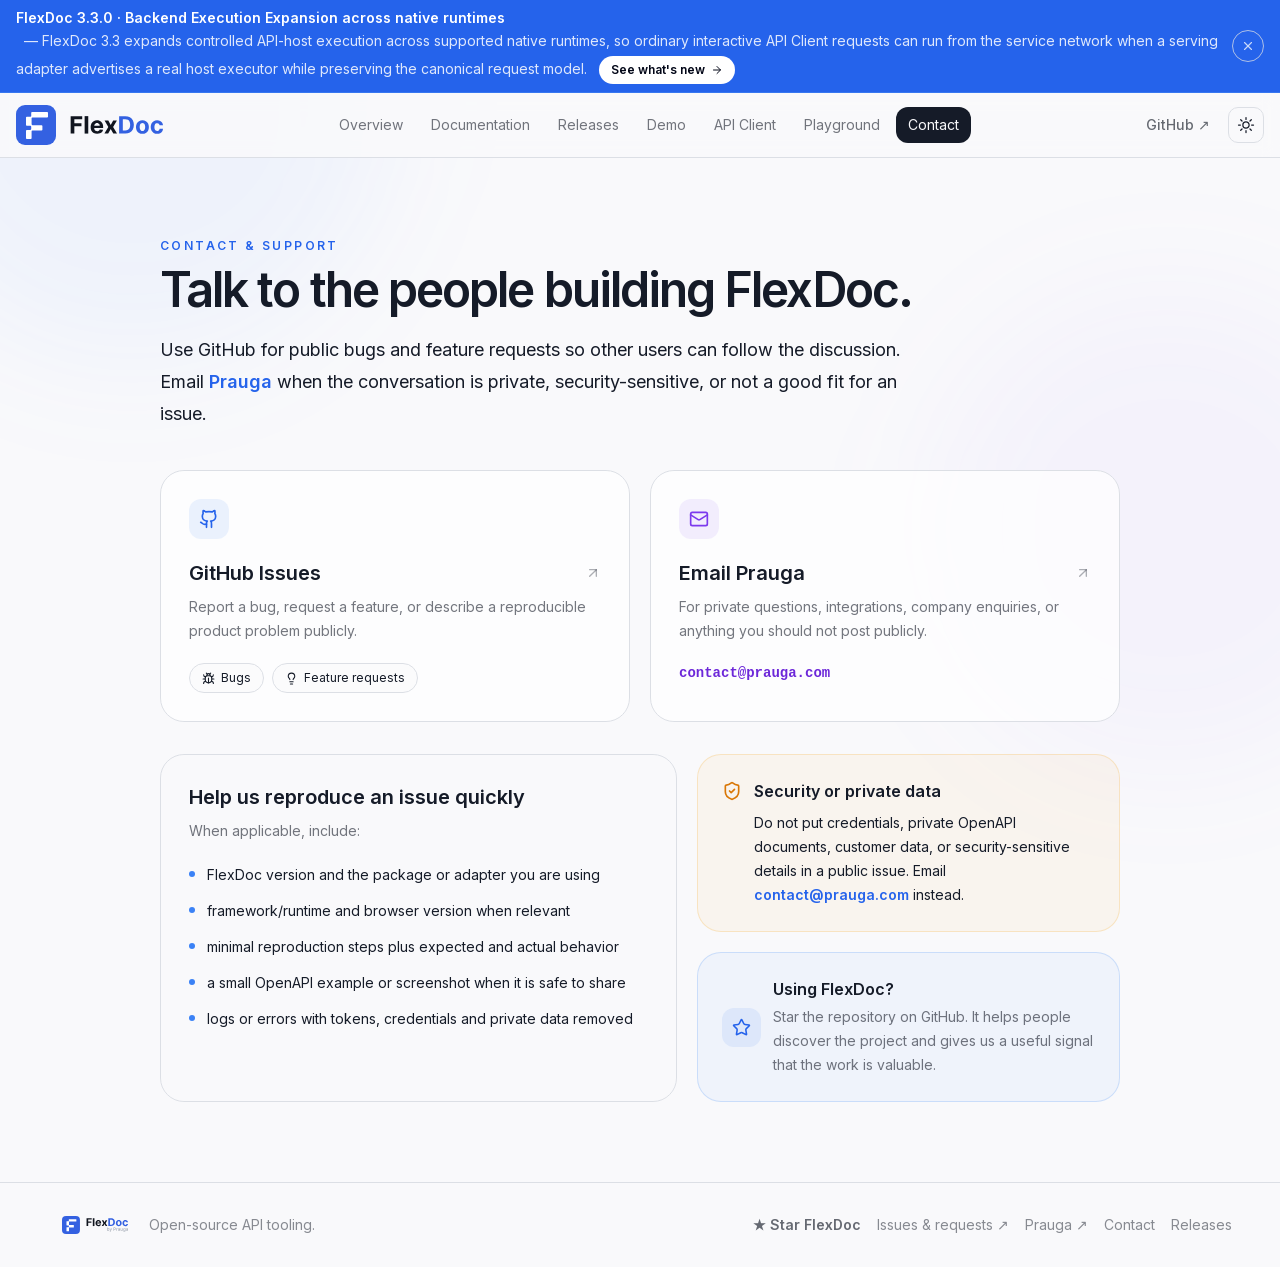
<file: contact/index.html>
<!DOCTYPE html><html lang="en"><head><meta charSet="utf-8"/><meta name="viewport" content="width=device-width, initial-scale=1"/><link rel="preload" href="/_next/static/media/83afe278b6a6bb3c-s.p.2bn3s6zvc0dyp.woff2" as="font" crossorigin="" type="font/woff2"/><link rel="preload" href="/favicon.svg" as="image"/><link rel="stylesheet" href="/_next/static/chunks/3ys-uts0l1kei.css" data-precedence="next"/><link rel="preload" as="script" fetchPriority="low" href="/_next/static/chunks/310vm2bl3xxpt.js"/><script src="/_next/static/chunks/19mx3mg6lkumu.js" async=""></script><script src="/_next/static/chunks/3byuobrkyz9bj.js" async=""></script><script src="/_next/static/chunks/344n2zhqbh4pn.js" async=""></script><script src="/_next/static/chunks/turbopack-0aqb5hlrzlk2g.js" async=""></script><script src="/_next/static/chunks/3fntmmi971322.js" async="" crossorigin=""></script><script src="/_next/static/chunks/2mltuz-dep-x0.js" async="" crossorigin=""></script><script src="/_next/static/chunks/2f-j2dkhd5q3o.js" async="" crossorigin=""></script><title>Contact &amp; Support | FlexDoc</title><meta name="description" content="Contact Prauga about FlexDoc, report bugs, request features, or find the right place for private and security-sensitive questions."/><meta name="keywords" content="FlexDoc,Prauga,OpenAPI,API documentation,API Client,Backend Execution,API host execution,Headless Runner,Contract Validation,CI,developer tooling"/><meta property="og:title" content="FlexDoc"/><meta property="og:description" content="OpenAPI documentation, executable Try It requests, a local API workspace, backend-native contract validation, headless API workflows and controlled service-network execution in one self-hosted tool."/><meta property="og:site_name" content="FlexDoc"/><meta property="og:type" content="website"/><meta name="twitter:card" content="summary"/><meta name="twitter:title" content="FlexDoc"/><meta name="twitter:description" content="OpenAPI documentation, executable Try It requests, a local API workspace, backend-native contract validation, headless API workflows and controlled service-network execution in one self-hosted tool."/><link rel="shortcut icon" href="/favicon.ico"/><link rel="icon" href="/favicon.svg" type="image/svg+xml"/><link rel="icon" href="/favicon-32x32.png" sizes="32x32" type="image/png"/><link rel="icon" href="/favicon-16x16.png" sizes="16x16" type="image/png"/><link rel="apple-touch-icon" href="/apple-touch-icon.png" sizes="180x180" type="image/png"/><meta name="next-size-adjust" content=""/><script src="/_next/static/chunks/0cz1d0mv5g_q7.js" noModule=""></script></head><body class="inter_fa93af41-module__0D_jrq__className relative min-h-screen antialiased"><div hidden=""><!--$--><!--/$--></div><div class="pointer-events-none fixed inset-0 -z-10 overflow-hidden" aria-hidden="true"><div class="absolute -left-32 -top-40 h-[520px] w-[520px] rounded-full bg-blue-500/[0.055] blur-3xl dark:bg-blue-400/[0.045]"></div><div class="absolute -right-32 top-[32%] h-[480px] w-[480px] rounded-full bg-violet-500/[0.045] blur-3xl dark:bg-violet-400/[0.035]"></div></div><script>((a,b,c,d,e,f,g,h)=>{let i=document.documentElement,j=["light","dark"];function k(b){var c;(Array.isArray(a)?a:[a]).forEach(a=>{let c="class"===a,d=c&&f?e.map(a=>f[a]||a):e;c?(i.classList.remove(...d),i.classList.add(b)):i.setAttribute(a,b)}),c=b,h&&j.includes(c)&&(i.style.colorScheme=c)}if(d)k(d);else try{let a=localStorage.getItem(b)||c,d=g&&"system"===a?window.matchMedia("(prefers-color-scheme: dark)").matches?"dark":"light":a;k(d)}catch(a){}})("class","theme","system",null,["light","dark"],null,true,true)</script><div class="relative z-0 flex min-h-screen flex-col"><header data-site-header="true" class="sticky top-0 z-50 border-b border-border bg-background/95 backdrop-blur supports-[backdrop-filter]:bg-background/85"><div class="container mx-auto flex h-16 max-w-7xl items-center gap-4 px-4"><a class="flex min-w-0 shrink-0 items-center gap-2 font-semibold tracking-tight" aria-label="FlexDoc overview" href="/"><img src="/favicon.svg" alt="FlexDoc mark" aria-hidden="true" class="h-8 w-8 rounded-lg"/><span class="text-lg">FlexDoc</span></a><div data-product-nav-scroll="true" data-site-product-nav-slot="true" class="product-nav-scroll min-w-0 flex-1"><nav aria-label="FlexDoc product navigation" data-site-desktop-product-nav="true" class="items-center gap-1"><a class="rounded-lg px-3 py-2 text-sm transition text-foreground/60 hover:bg-card hover:text-foreground" href="/">Overview</a><a class="rounded-lg px-3 py-2 text-sm transition text-foreground/60 hover:bg-card hover:text-foreground" href="/docs/">Documentation</a><a class="rounded-lg px-3 py-2 text-sm transition text-foreground/60 hover:bg-card hover:text-foreground" href="/releases/">Releases</a><a class="rounded-lg px-3 py-2 text-sm transition text-foreground/60 hover:bg-card hover:text-foreground" href="/demo/">Demo</a><a class="rounded-lg px-3 py-2 text-sm transition text-foreground/60 hover:bg-card hover:text-foreground" href="/client/">API Client</a><a class="rounded-lg px-3 py-2 text-sm transition text-foreground/60 hover:bg-card hover:text-foreground" href="/playground/">Playground</a><a aria-current="page" class="rounded-lg px-3 py-2 text-sm transition bg-foreground text-background" href="/contact/">Contact</a></nav></div><div class="ml-auto flex shrink-0 items-center gap-1.5"><a href="https://github.com/Prauga/flexdoc" target="_blank" rel="noopener noreferrer" data-site-desktop-github="true" class="rounded-lg px-3 py-2 text-sm font-medium text-foreground/65 transition hover:bg-card hover:text-foreground">GitHub ↗</a><button class="inline-flex h-9 w-9 items-center justify-center rounded-md border bg-background text-sm font-medium transition-colors hover:bg-accent hover:text-accent-foreground"><svg xmlns="http://www.w3.org/2000/svg" fill="none" viewBox="0 0 24 24" stroke-width="1.5" stroke="currentColor" aria-hidden="true" data-slot="icon" class="h-5 w-5 rotate-0 scale-100 transition-all dark:-rotate-90 dark:scale-0"><path stroke-linecap="round" stroke-linejoin="round" d="M12 3v2.25m6.364.386-1.591 1.591M21 12h-2.25m-.386 6.364-1.591-1.591M12 18.75V21m-4.773-4.227-1.591 1.591M5.25 12H3m4.227-4.773L5.636 5.636M15.75 12a3.75 3.75 0 1 1-7.5 0 3.75 3.75 0 0 1 7.5 0Z"></path></svg><svg xmlns="http://www.w3.org/2000/svg" fill="none" viewBox="0 0 24 24" stroke-width="1.5" stroke="currentColor" aria-hidden="true" data-slot="icon" class="absolute h-5 w-5 rotate-90 scale-0 transition-all dark:rotate-0 dark:scale-100"><path stroke-linecap="round" stroke-linejoin="round" d="M21.752 15.002A9.72 9.72 0 0 1 18 15.75c-5.385 0-9.75-4.365-9.75-9.75 0-1.33.266-2.597.748-3.752A9.753 9.753 0 0 0 3 11.25C3 16.635 7.365 21 12.75 21a9.753 9.753 0 0 0 9.002-5.998Z"></path></svg><span class="sr-only">Toggle theme</span></button><button type="button" data-site-mobile-nav-trigger="true" aria-label="Open product navigation" aria-expanded="false" aria-controls="site-mobile-product-nav" class="h-9 w-9 items-center justify-center rounded-lg border border-border bg-card text-foreground/70 transition hover:text-foreground"><svg xmlns="http://www.w3.org/2000/svg" width="18" height="18" viewBox="0 0 24 24" fill="none" stroke="currentColor" stroke-width="2" stroke-linecap="round" stroke-linejoin="round" class="lucide lucide-menu" aria-hidden="true"><path d="M4 12h16"></path><path d="M4 18h16"></path><path d="M4 6h16"></path></svg></button></div></div></header><main class="flex-1"><div class="px-4 py-12 sm:py-20"><div class="container mx-auto max-w-5xl"><div class="max-w-3xl"><div class="text-xs font-semibold uppercase tracking-[0.2em] text-blue-600 dark:text-blue-300">Contact &amp; support</div><h1 class="mt-3 text-4xl font-semibold tracking-[-0.04em] sm:text-5xl">Talk to the people building FlexDoc.</h1><p class="mt-5 text-base leading-7 text-foreground/62 sm:text-lg sm:leading-8">Use GitHub for public bugs and feature requests so other users can follow the discussion. Email <a href="https://prauga.com" target="_blank" rel="noopener noreferrer" class="font-semibold text-blue-600 hover:underline dark:text-blue-300">Prauga</a> when the conversation is private, security-sensitive, or not a good fit for an issue.</p></div><div class="mt-10 grid gap-5 md:grid-cols-2"><a href="https://github.com/Prauga/flexdoc/issues" target="_blank" rel="noopener noreferrer" class="group rounded-3xl border border-border bg-card/70 p-6 transition hover:-translate-y-0.5 hover:border-blue-500/30 sm:p-7"><div class="inline-flex rounded-xl bg-blue-500/10 p-2.5 text-blue-600 dark:text-blue-300"><svg xmlns="http://www.w3.org/2000/svg" width="20" height="20" viewBox="0 0 24 24" fill="none" stroke="currentColor" stroke-width="2" stroke-linecap="round" stroke-linejoin="round" class="lucide lucide-github" aria-hidden="true"><path d="M15 22v-4a4.8 4.8 0 0 0-1-3.5c3 0 6-2 6-5.5.08-1.25-.27-2.48-1-3.5.28-1.15.28-2.35 0-3.5 0 0-1 0-3 1.5-2.64-.5-5.36-.5-8 0C6 2 5 2 5 2c-.3 1.15-.3 2.35 0 3.5A5.403 5.403 0 0 0 4 9c0 3.5 3 5.5 6 5.5-.39.49-.68 1.05-.85 1.65-.17.6-.22 1.23-.15 1.85v4"></path><path d="M9 18c-4.51 2-5-2-7-2"></path></svg></div><div class="mt-5 flex items-center justify-between gap-3"><h2 class="text-xl font-semibold">GitHub Issues</h2><svg xmlns="http://www.w3.org/2000/svg" width="24" height="24" viewBox="0 0 24 24" fill="none" stroke="currentColor" stroke-width="2" stroke-linecap="round" stroke-linejoin="round" class="lucide lucide-arrow-up-right h-4 w-4 text-foreground/35 transition group-hover:text-blue-600 dark:group-hover:text-blue-300" aria-hidden="true"><path d="M7 7h10v10"></path><path d="M7 17 17 7"></path></svg></div><p class="mt-2 text-sm leading-6 text-foreground/60">Report a bug, request a feature, or describe a reproducible product problem publicly.</p><div class="mt-5 flex flex-wrap gap-2 text-xs text-foreground/58"><span class="inline-flex items-center gap-1.5 rounded-full border border-border bg-background/70 px-3 py-1.5"><svg xmlns="http://www.w3.org/2000/svg" width="13" height="13" viewBox="0 0 24 24" fill="none" stroke="currentColor" stroke-width="2" stroke-linecap="round" stroke-linejoin="round" class="lucide lucide-bug" aria-hidden="true"><path d="m8 2 1.88 1.88"></path><path d="M14.12 3.88 16 2"></path><path d="M9 7.13v-1a3.003 3.003 0 1 1 6 0v1"></path><path d="M12 20c-3.3 0-6-2.7-6-6v-3a4 4 0 0 1 4-4h4a4 4 0 0 1 4 4v3c0 3.3-2.7 6-6 6"></path><path d="M12 20v-9"></path><path d="M6.53 9C4.6 8.8 3 7.1 3 5"></path><path d="M6 13H2"></path><path d="M3 21c0-2.1 1.7-3.9 3.8-4"></path><path d="M20.97 5c0 2.1-1.6 3.8-3.5 4"></path><path d="M22 13h-4"></path><path d="M17.2 17c2.1.1 3.8 1.9 3.8 4"></path></svg> Bugs</span><span class="inline-flex items-center gap-1.5 rounded-full border border-border bg-background/70 px-3 py-1.5"><svg xmlns="http://www.w3.org/2000/svg" width="13" height="13" viewBox="0 0 24 24" fill="none" stroke="currentColor" stroke-width="2" stroke-linecap="round" stroke-linejoin="round" class="lucide lucide-lightbulb" aria-hidden="true"><path d="M15 14c.2-1 .7-1.7 1.5-2.5 1-.9 1.5-2.2 1.5-3.5A6 6 0 0 0 6 8c0 1 .2 2.2 1.5 3.5.7.7 1.3 1.5 1.5 2.5"></path><path d="M9 18h6"></path><path d="M10 22h4"></path></svg> Feature requests</span></div></a><a href="mailto:contact@prauga.com" class="group rounded-3xl border border-border bg-card/70 p-6 transition hover:-translate-y-0.5 hover:border-violet-500/30 sm:p-7"><div class="inline-flex rounded-xl bg-violet-500/10 p-2.5 text-violet-600 dark:text-violet-300"><svg xmlns="http://www.w3.org/2000/svg" width="20" height="20" viewBox="0 0 24 24" fill="none" stroke="currentColor" stroke-width="2" stroke-linecap="round" stroke-linejoin="round" class="lucide lucide-mail" aria-hidden="true"><path d="m22 7-8.991 5.727a2 2 0 0 1-2.009 0L2 7"></path><rect x="2" y="4" width="20" height="16" rx="2"></rect></svg></div><div class="mt-5 flex items-center justify-between gap-3"><h2 class="text-xl font-semibold">Email Prauga</h2><svg xmlns="http://www.w3.org/2000/svg" width="24" height="24" viewBox="0 0 24 24" fill="none" stroke="currentColor" stroke-width="2" stroke-linecap="round" stroke-linejoin="round" class="lucide lucide-arrow-up-right h-4 w-4 text-foreground/35 transition group-hover:text-violet-600 dark:group-hover:text-violet-300" aria-hidden="true"><path d="M7 7h10v10"></path><path d="M7 17 17 7"></path></svg></div><p class="mt-2 text-sm leading-6 text-foreground/60">For private questions, integrations, company enquiries, or anything you should not post publicly.</p><div class="mt-5 font-mono text-sm font-semibold text-violet-700 dark:text-violet-300">contact@prauga.com</div></a></div><div class="mt-8 grid gap-5 lg:grid-cols-[1.1fr_0.9fr]"><section class="rounded-3xl border border-border bg-background/70 p-6 sm:p-7"><h2 class="text-xl font-semibold">Help us reproduce an issue quickly</h2><p class="mt-2 text-sm leading-6 text-foreground/60">When applicable, include:</p><ul class="mt-5 space-y-3 text-sm leading-6 text-foreground/66"><li class="flex gap-3"><span class="mt-2 h-1.5 w-1.5 shrink-0 rounded-full bg-blue-500"></span><span>FlexDoc version and the package or adapter you are using</span></li><li class="flex gap-3"><span class="mt-2 h-1.5 w-1.5 shrink-0 rounded-full bg-blue-500"></span><span>framework/runtime and browser version when relevant</span></li><li class="flex gap-3"><span class="mt-2 h-1.5 w-1.5 shrink-0 rounded-full bg-blue-500"></span><span>minimal reproduction steps plus expected and actual behavior</span></li><li class="flex gap-3"><span class="mt-2 h-1.5 w-1.5 shrink-0 rounded-full bg-blue-500"></span><span>a small OpenAPI example or screenshot when it is safe to share</span></li><li class="flex gap-3"><span class="mt-2 h-1.5 w-1.5 shrink-0 rounded-full bg-blue-500"></span><span>logs or errors with tokens, credentials and private data removed</span></li></ul></section><div class="space-y-5"><section class="rounded-3xl border border-amber-500/20 bg-amber-500/5 p-6"><div class="flex items-start gap-3"><svg xmlns="http://www.w3.org/2000/svg" width="24" height="24" viewBox="0 0 24 24" fill="none" stroke="currentColor" stroke-width="2" stroke-linecap="round" stroke-linejoin="round" class="lucide lucide-shield-check mt-0.5 h-5 w-5 shrink-0 text-amber-600 dark:text-amber-300" aria-hidden="true"><path d="M20 13c0 5-3.5 7.5-7.66 8.95a1 1 0 0 1-.67-.01C7.5 20.5 4 18 4 13V6a1 1 0 0 1 1-1c2 0 4.5-1.2 6.24-2.72a1.17 1.17 0 0 1 1.52 0C14.51 3.81 17 5 19 5a1 1 0 0 1 1 1z"></path><path d="m9 12 2 2 4-4"></path></svg><div><h2 class="font-semibold">Security or private data</h2><p class="mt-2 text-sm leading-6 text-foreground/62">Do not put credentials, private OpenAPI documents, customer data, or security-sensitive details in a public issue. Email <a href="mailto:contact@prauga.com" class="font-semibold text-blue-600 hover:underline dark:text-blue-300">contact@prauga.com</a> instead.</p></div></div></section><a href="https://github.com/Prauga/flexdoc" target="_blank" rel="noopener noreferrer" class="group block rounded-3xl border border-blue-500/20 bg-blue-500/5 p-6 transition hover:border-blue-500/35"><div class="flex items-center gap-3"><div class="inline-flex rounded-xl bg-blue-500/10 p-2.5 text-blue-600 dark:text-blue-300"><svg xmlns="http://www.w3.org/2000/svg" width="19" height="19" viewBox="0 0 24 24" fill="none" stroke="currentColor" stroke-width="2" stroke-linecap="round" stroke-linejoin="round" class="lucide lucide-star" aria-hidden="true"><path d="M11.525 2.295a.53.53 0 0 1 .95 0l2.31 4.679a2.123 2.123 0 0 0 1.595 1.16l5.166.756a.53.53 0 0 1 .294.904l-3.736 3.638a2.123 2.123 0 0 0-.611 1.878l.882 5.14a.53.53 0 0 1-.771.56l-4.618-2.428a2.122 2.122 0 0 0-1.973 0L6.396 21.01a.53.53 0 0 1-.77-.56l.881-5.139a2.122 2.122 0 0 0-.611-1.879L2.16 9.795a.53.53 0 0 1 .294-.906l5.165-.755a2.122 2.122 0 0 0 1.597-1.16z"></path></svg></div><div><h2 class="font-semibold">Using FlexDoc?</h2><p class="mt-1 text-sm leading-6 text-foreground/60">Star the repository on GitHub. It helps people discover the project and gives us a useful signal that the work is valuable.</p></div></div></a></div></div></div></div><!--$--><!--/$--></main><footer class="border-t border-border px-4 py-8"><div class="container mx-auto flex max-w-7xl flex-col gap-3 text-sm text-foreground/50 sm:flex-row sm:items-center sm:justify-between"><div class="flex items-center gap-2"><img src="/favicon.svg" alt="FlexDoc mark" aria-hidden="true" class="h-6 w-6 rounded-md"/><span>Open-source API tooling.</span></div><div class="flex flex-wrap items-center gap-x-4 gap-y-2"><a href="https://github.com/Prauga/flexdoc" target="_blank" rel="noopener noreferrer" class="font-semibold text-foreground/65 transition hover:text-foreground">★ Star FlexDoc</a><a href="https://github.com/Prauga/flexdoc/issues" target="_blank" rel="noopener noreferrer" class="transition hover:text-foreground">Issues &amp; requests ↗</a><a href="https://prauga.com" target="_blank" rel="noopener noreferrer" class="transition hover:text-foreground">Prauga ↗</a><a class="transition hover:text-foreground" href="/contact/">Contact</a><a class="transition hover:text-foreground" href="/releases/">Releases</a></div></div></footer></div><script src="/_next/static/chunks/310vm2bl3xxpt.js" id="_R_" async=""></script><script>(self.__next_f=self.__next_f||[]).push([0])</script><script>self.__next_f.push([1,"1:\"$Sreact.fragment\"\n2:I[27423,[\"/_next/static/chunks/3fntmmi971322.js\",\"/_next/static/chunks/2mltuz-dep-x0.js\",\"/_next/static/chunks/2f-j2dkhd5q3o.js\"],\"ThemeProvider\"]\n3:I[62966,[\"/_next/static/chunks/3fntmmi971322.js\",\"/_next/static/chunks/2mltuz-dep-x0.js\",\"/_next/static/chunks/2f-j2dkhd5q3o.js\"],\"ReleaseFeedProvider\"]\n4:I[53933,[\"/_next/static/chunks/3fntmmi971322.js\",\"/_next/static/chunks/2mltuz-dep-x0.js\",\"/_next/static/chunks/2f-j2dkhd5q3o.js\"],\"AnnouncementProvider\"]\n5:I[46909,[\"/_next/static/chunks/3fntmmi971322.js\",\"/_next/static/chunks/2mltuz-dep-x0.js\",\"/_next/static/chunks/2f-j2dkhd5q3o.js\"],\"SiteCodeCopyEnhancer\"]\n6:I[64435,[\"/_next/static/chunks/3fntmmi971322.js\",\"/_next/static/chunks/2mltuz-dep-x0.js\",\"/_next/static/chunks/2f-j2dkhd5q3o.js\"],\"SiteImageZoomEnhancer\"]\n7:I[70484,[\"/_next/static/chunks/3fntmmi971322.js\",\"/_next/static/chunks/2mltuz-dep-x0.js\",\"/_next/static/chunks/2f-j2dkhd5q3o.js\"],\"AnnouncementBanner\"]\n8:I[3020,[\"/_next/static/chunks/3fntmmi971322.js\",\"/_next/static/chunks/2mltuz-dep-x0.js\",\"/_next/static/chunks/2f-j2dkhd5q3o.js\"],\"SiteHeader\"]\n9:I[39756,[\"/_next/static/chunks/3fntmmi971322.js\",\"/_next/static/chunks/2mltuz-dep-x0.js\",\"/_next/static/chunks/2f-j2dkhd5q3o.js\"],\"default\"]\na:I[37457,[\"/_next/static/chunks/3fntmmi971322.js\",\"/_next/static/chunks/2mltuz-dep-x0.js\",\"/_next/static/chunks/2f-j2dkhd5q3o.js\"],\"default\"]\nb:I[22016,[\"/_next/static/chunks/3fntmmi971322.js\",\"/_next/static/chunks/2mltuz-dep-x0.js\",\"/_next/static/chunks/2f-j2dkhd5q3o.js\"],\"\"]\nf:I[68027,[\"/_next/static/chunks/3fntmmi971322.js\",\"/_next/static/chunks/2mltuz-dep-x0.js\",\"/_next/static/chunks/2f-j2dkhd5q3o.js\"],\"default\",1]\n:HL[\"/_next/static/chunks/3ys-uts0l1kei.css\",\"style\"]\n:HL[\"/_next/static/media/83afe278b6a6bb3c-s.p.2bn3s6zvc0dyp.woff2\",\"font\",{\"crossOrigin\":\"\",\"type\":\"font/woff2\"}]\n:HL[\"/favicon.svg\",\"image\"]\nd:X\n0:{\"P\":null,\"c\":[\"\",\"contact\",\"\"],\"q\":\"\",\"i\":false,\"f\":[[[\"\",{\"children\":[\"contact\",{\"children\":[\"__PAGE__\",{},\"$undefined\",\"$undefined\",4608]},\"$undefined\",\"$undefined\",4608]},\"$undefined\",\"$undefined\",4624],[[\"$\",\"$1\",\"c\",{\"children\":[[[\"$\",\"link\",\"0\",{\"rel\":\"stylesheet\",\"href\":\"/_next/static/chunks/3ys-uts0l1kei.css\",\"precedence\":\"next\",\"crossOrigin\":\"$undefined\",\"nonce\":\"$undefined\"}],[\"$\",\"script\",\"script-0\",{\"src\":\"/_next/static/chunks/3fntmmi971322.js\",\"async\":true,\"nonce\":\"$undefined\"}],[\"$\",\"script\",\"script-1\",{\"src\":\"/_next/static/chunks/2mltuz-dep-x0.js\",\"async\":true,\"nonce\":\"$undefined\"}],[\"$\",\"script\",\"script-2\",{\"src\":\"/_next/static/chunks/2f-j2dkhd5q3o.js\",\"async\":true,\"nonce\":\"$undefined\"}]],[\"$\",\"html\",null,{\"lang\":\"en\",\"suppressHydrationWarning\":true,\"children\":[\"$\",\"body\",null,{\"className\":\"inter_fa93af41-module__0D_jrq__className relative min-h-screen antialiased\",\"children\":[[\"$\",\"div\",null,{\"className\":\"pointer-events-none fixed inset-0 -z-10 overflow-hidden\",\"aria-hidden\":\"true\",\"children\":[[\"$\",\"div\",null,{\"className\":\"absolute -left-32 -top-40 h-[520px] w-[520px] rounded-full bg-blue-500/[0.055] blur-3xl dark:bg-blue-400/[0.045]\"}],[\"$\",\"div\",null,{\"className\":\"absolute -right-32 top-[32%] h-[480px] w-[480px] rounded-full bg-violet-500/[0.045] blur-3xl dark:bg-violet-400/[0.035]\"}]]}],[\"$\",\"$L2\",null,{\"attribute\":\"class\",\"defaultTheme\":\"system\",\"enableSystem\":true,\"disableTransitionOnChange\":true,\"children\":[\"$\",\"$L3\",null,{\"children\":[\"$\",\"$L4\",null,{\"children\":[[\"$\",\"$L5\",null,{}],[\"$\",\"$L6\",null,{}],[\"$\",\"div\",null,{\"className\":\"relative z-0 flex min-h-screen flex-col\",\"children\":[[\"$\",\"$L7\",null,{}],[\"$\",\"$L8\",null,{}],[\"$\",\"main\",null,{\"className\":\"flex-1\",\"children\":[\"$\",\"$L9\",null,{\"parallelRouterKey\":\"children\",\"error\":\"$undefined\",\"errorStyles\":\"$undefined\",\"errorScripts\":\"$undefined\",\"template\":[\"$\",\"$La\",null,{}],\"templateStyles\":\"$undefined\",\"templateScripts\":\"$undefined\",\"notFound\":[[[\"$\",\"title\",null,{\"children\":\"404: This page could not be found.\"}],[\"$\",\"div\",null,{\"style\":{\"fontFamily\":\"system-ui,\\\"Segoe UI\\\",Roboto,Helvetica,Arial,sans-serif,\\\"Apple Color Emoji\\\",\\\"Segoe UI Emoji\\\"\",\"height\":\"100vh\",\"textAlign\":\"center\",\"display\":\"flex\",\"flexDirection\":\"column\",\"alignItems\":\"center\",\"justifyContent\":\"center\"},\"children\":[\"$\",\"div\",null,{\"children\":[[\"$\",\"style\",null,{\"dangerouslySetInnerHTML\":{\"__html\":\"body{color:#000;background:#fff;margin:0}.next-error-h1{border-right:1px solid rgba(0,0,0,.3)}@media (prefers-color-scheme:dark){body{color:#fff;background:#000}.next-error-h1{border-right:1px solid rgba(255,255,255,.3)}}\"}}],[\"$\",\"h1\",null,{\"className\":\"next-error-h1\",\"style\":{\"display\":\"inline-block\",\"margin\":\"0 20px 0 0\",\"padding\":\"0 23px 0 0\",\"fontSize\":24,\"fontWeight\":500,\"verticalAlign\":\"top\",\"lineHeight\":\"49px\"},\"children\":404}],[\"$\",\"div\",null,{\"style\":{\"display\":\"inline-block\"},\"children\":[\"$\",\"h2\",null,{\"style\":{\"fontSize\":14,\"fontWeight\":400,\"lineHeight\":\"49px\",\"margin\":0},\"children\":\"This page could not be found.\"}]}]]}]}]],[]],\"forbidden\":\"$undefined\",\"unauthorized\":\"$undefined\"}]}],[\"$\",\"footer\",null,{\"className\":\"border-t border-border px-4 py-8\",\"children\":[\"$\",\"div\",null,{\"className\":\"container mx-auto flex max-w-7xl flex-col gap-3 text-sm text-foreground/50 sm:flex-row sm:items-center sm:justify-between\",\"children\":[[\"$\",\"div\",null,{\"className\":\"flex items-center gap-2\",\"children\":[[\"$\",\"img\",null,{\"src\":\"/favicon.svg\",\"alt\":\"FlexDoc mark\",\"aria-hidden\":\"true\",\"className\":\"h-6 w-6 rounded-md\"}],[\"$\",\"span\",null,{\"children\":\"Open-source API tooling.\"}]]}],[\"$\",\"div\",null,{\"className\":\"flex flex-wrap items-center gap-x-4 gap-y-2\",\"children\":[[\"$\",\"a\",null,{\"href\":\"https://github.com/Prauga/flexdoc\",\"target\":\"_blank\",\"rel\":\"noopener noreferrer\",\"className\":\"font-semibold text-foreground/65 transition hover:text-foreground\",\"children\":\"★ Star FlexDoc\"}],[\"$\",\"a\",null,{\"href\":\"https://github.com/Prauga/flexdoc/issues\",\"target\":\"_blank\",\"rel\":\"noopener noreferrer\",\"className\":\"transition hover:text-foreground\",\"children\":\"Issues \u0026 requests ↗\"}],[\"$\",\"a\",null,{\"href\":\"https://prauga.com\",\"target\":\"_blank\",\"rel\":\"noopener noreferrer\",\"className\":\"transition hover:text-foreground\",\"children\":\"Prauga ↗\"}],[\"$\",\"$Lb\",null,{\"href\":\"/contact\",\"className\":\"transition hover:text-foreground\",\"children\":\"Contact\"}],[\"$\",\"$Lb\",null,{\"href\":\"/releases\",\"className\":\"transition hover:text-foreground\",\"children\":\"Releases\"}]]}]]}]}]]}]]}]}]}]]}]}]]}],{\"children\":[[\"$\",\"$1\",\"c\",{\"children\":[null,[\"$\",\"$L9\",null,{\"parallelRouterKey\":\"children\",\"error\":\"$undefined\",\"errorStyles\":\"$undefined\",\"errorScripts\":\"$undefined\",\"template\":[\"$\",\"$La\",null,{}],\"templateStyles\":\"$undefined\",\"templateScripts\":\"$undefined\",\"notFound\":\"$undefined\",\"forbidden\":\"$undefined\",\"unauthorized\":\"$undefined\"}]]}],{\"children\":[\"$Lc\",{},null,false,null]},null,false,\"$d\"]},null,false,null],\"$Le\",false]],\"m\":\"$undefined\",\"G\":[\"$f\",[\"$L10\"]],\"S\":true,\"h\":null,\"r\":\"$undefined\",\"s\":\"$undefined\",\"a\":\"$undefined\",\"l\":\"$undefined\",\"p\":\"$undefined\",\"d\":\"$undefined\",\"b\":\"rWaNaQ2X2DjwMTI3d_vJk\"}\n15:I[97367,[\"/_next/static/chunks/3fntmmi971322.js\",\"/_next/static/chunks/2mltuz-dep-x0.js\",\"/_next/static/chunks/2f-j2dkhd5q3o.js\"],\"ViewportBoundary\"]\n17:I[97367,[\"/_next/static/chunks/3fntmmi971322.js\",\"/_next/static/chunks/2mltuz-dep-x0.js\",\"/_next/static/chunks/2f-j2dkhd5q3o.js\"],\"MetadataBoundary\"]\n18:\"$Sreact.suspense\"\nc:[\"$\",\"$1\",\"c\",{\"children\":[[\"$\",\"div\",null,{\"className\":\"px-4 py-12 sm:py-20\",\"children\":[\"$\",\"div\",null,{\"className\":\"container mx-auto max-w-5xl\",\"children\":[[\"$\",\"div\",null,{\"className\":\"max-w-3xl\",\"children\":[[\"$\",\"div\",null,{\"className\":\"text-xs font-semibold uppercase tracking-[0.2em] text-blue-600 dark:text-blue-300\",\"children\":\"Contact \u0026 support\"}],[\"$\",\"h1\",null,{\"className\":\"mt-3 text-4xl font-semibold tracking-[-0.04em] sm:text-5xl\",\"children\":\"Talk to the people building FlexDoc.\"}],[\"$\",\"p\",null,{\"className\":\"mt-5 text-base leading-7 text-foreground/62 sm:text-lg sm:leading-8\",\"children\":[\"Use GitHub for public bugs and feature requests so other users can follow the discussion. Email \",[\"$\",\"a\",null,{\"href\":\"https://prauga.com\",\"target\":\"_blank\",\"rel\":\"noopener noreferrer\",\"className\":\"font-semibold text-blue-600 hover:underline dark:text-blue-300\",\"children\":\"Prauga\"}],\" when the conversation is private, security-sensitive, or not a good fit for an issue.\"]}]]}],[\"$\",\"div\",null,{\"className\":\"mt-10 grid gap-5 md:grid-cols-2\",\"children\":[[\"$\",\"a\",null,{\"href\":\"https://github.com/Prauga/flexdoc/issues\",\"target\":\"_blank\",\"rel\":\"noopener noreferrer\",\"className\":\"group rounded-3xl border border-border bg-card/70 p-6 transition hover:-translate-y-0.5 hover:border-blue-500/30 sm:p-7\",\"children\":[[\"$\",\"div\",null,{\"className\":\"inline-flex rounded-xl bg-blue-500/10 p-2.5 text-blue-600 dark:text-blue-300\",\"children\":[\"$\",\"svg\",null,{\"ref\":\"$undefined\",\"xmlns\":\"http://www.w3.org/2000/svg\",\"width\":20,\"height\":20,\"viewBox\":\"0 0 24 24\",\"fill\":\"none\",\"stroke\":\"currentColor\",\"strokeWidth\":2,\"strokeLinecap\":\"round\",\"strokeLinejoin\":\"round\",\"className\":\"lucide lucide-github\",\"aria-hidden\":\"true\",\"children\":[[\"$\",\"path\",\"tonef\",{\"d\":\"M15 22v-4a4.8 4.8 0 0 0-1-3.5c3 0 6-2 6-5.5.08-1.25-.27-2.48-1-3.5.28-1.15.28-2.35 0-3.5 0 0-1 0-3 1.5-2.64-.5-5.36-.5-8 0C6 2 5 2 5 2c-.3 1.15-.3 2.35 0 3.5A5.403 5.403 0 0 0 4 9c0 3.5 3 5.5 6 5.5-.39.49-.68 1.05-.85 1.65-.17.6-.22 1.23-.15 1.85v4\"}],[\"$\",\"path\",\"9comsn\",{\"d\":\"M9 18c-4.51 2-5-2-7-2\"}],\"$undefined\"]}]}],[\"$\",\"div\",null,{\"className\":\"mt-5 flex items-center justify-between gap-3\",\"children\":[[\"$\",\"h2\",null,{\"className\":\"text-xl font-semibold\",\"children\":\"GitHub Issues\"}],[\"$\",\"svg\",null,{\"ref\":\"$undefined\",\"xmlns\":\"http://www.w3.org/2000/svg\",\"width\":24,\"height\":24,\"viewBox\":\"0 0 24 24\",\"fill\":\"none\",\"stroke\":\"currentColor\",\"strokeWidth\":2,\"strokeLinecap\":\"round\",\"strokeLinejoin\":\"round\",\"className\":\"lucide lucide-arrow-up-right h-4 w-4 text-foreground/35 transition group-hover:text-blue-600 dark:group-hover:text-blue-300\",\"aria-hidden\":\"true\",\"children\":[[\"$\",\"path\",\"1tivn9\",{\"d\":\"M7 7h10v10\"}],[\"$\",\"path\",\"1vkiza\",{\"d\":\"M7 17 17 7\"}],\"$undefined\"]}]]}],[\"$\",\"p\",null,{\"className\":\"mt-2 text-sm leading-6 text-foreground/60\",\"children\":\"Report a bug, request a feature, or describe a reproducible product problem publicly.\"}],[\"$\",\"div\",null,{\"className\":\"mt-5 flex flex-wrap gap-2 text-xs text-foreground/58\",\"children\":[[\"$\",\"span\",null,{\"className\":\"inline-flex items-center gap-1.5 rounded-full border border-border bg-background/70 px-3 py-1.5\",\"children\":[[\"$\",\"svg\",null,{\"ref\":\"$undefined\",\"xmlns\":\"http://www.w3.org/2000/svg\",\"width\":13,\"height\":13,\"viewBox\":\"0 0 24 24\",\"fill\":\"none\",\"stroke\":\"currentColor\",\"strokeWidth\":2,\"strokeLinecap\":\"round\",\"strokeLinejoin\":\"round\",\"className\":\"lucide lucide-bug\",\"aria-hidden\":\"true\",\"children\":[[\"$\",\"path\",\"fmnt4t\",{\"d\":\"m8 2 1.88 1.88\"}],[\"$\",\"path\",\"qol33r\",{\"d\":\"M14.12 3.88 16 2\"}],[\"$\",\"path\",\"d7y7pr\",{\"d\":\"M9 7.13v-1a3.003 3.003 0 1 1 6 0v1\"}],[\"$\",\"path\",\"xs1cw7\",{\"d\":\"M12 20c-3.3 0-6-2.7-6-6v-3a4 4 0 0 1 4-4h4a4 4 0 0 1 4 4v3c0 3.3-2.7 6-6 6\"}],[\"$\",\"path\",\"1qisl0\",{\"d\":\"M12 20v-9\"}],[\"$\",\"path\",\"32zzws\",{\"d\":\"M6.53 9C4.6 8.8 3 7.1 3 5\"}],[\"$\",\"path\",\"82j7cp\",{\"d\":\"M6 13H2\"}],[\"$\",\"path\",\"4p0ekp\",{\"d\":\"M3 21c0-2.1 1.7-3.9 3.8-4\"}],[\"$\",\"path\",\"18gb23\",{\"d\":\"M20.97 5c0 2.1-1.6 3.8-3.5 4\"}],[\"$\",\"path\",\"1jl80f\",{\"d\":\"M22 13h-4\"}],[\"$\",\"path\",\"k3fwyw\",{\"d\":\"M17.2 17c2.1.1 3.8 1.9 3.8 4\"}],\"$undefined\"]}],\" Bugs\"]}],[\"$\",\"span\",null,{\"className\":\"inline-flex items-center gap-1.5 rounded-full border border-border bg-background/70 px-3 py-1.5\",\"children\":[\"$L11\",\" Feature requests\"]}]]}]]}],\"$L12\"]}],\"$L13\"]}]}],null,\"$L14\"]}]\ne:[\"$\",\"$1\",\"h\",{\"children\":[null,[\"$\",\"$L15\",null,{\"children\":\"$L16\"}],[\"$\",\"div\",null,{\"hidden\":true,\"children\":[\"$\",\"$L17\",null,{\"children\":[\"$\",\"$18\",null,{\"name\":\"Next.Metadata\",\"children\":\"$L19\"}]}]}],[\"$\",\"meta\",null,{\"name\":\"next-size-adjust\",\"content\":\"\"}]]}]\n10:[\"$\",\"link\",\"0\",{\"rel\":\"stylesheet\",\"href\":\"/_next/static/chunks/3ys-uts0l1kei.css\",\"precedence\":\"next\",\"crossOrigin\":\"$undefined\",\"nonce\":\"$undefined\"}]\n1b:I[97367,[\"/_next/static/chunks/3fntmmi971322.js\",\"/_next/static/chunks/2mltuz-dep-x0.js\",\"/_next/static/chunks/2f-j2dkhd5q3o.js\"],\"OutletBoundary\"]\nd:C\n11:[\"$\",\"svg\",null,{\"ref\":\"$undefined\",\"xmlns\":\"http://www.w3.org/2000/svg\",\"width\":13,\"height\":13,\"viewBox\":\"0 0 24 24\",\"fill\":\"none\",\"stroke\":\"currentColor\",\"strokeWidth\":2,\"strokeLinecap\":\"round\",\"strokeLinejoin\":\"round\",\"className\":\"lucide lucide-lightbulb\",\"aria-hidden\":\"true\",\"children\":[[\"$\",\"path\",\"1gvzjb\",{\"d\":\"M15 14c.2-1 .7-1.7 1.5-2.5 1-.9 1.5-2.2 1.5-3.5A6 6 0 0 0 6 8c0 1 .2 2.2 1.5 3.5.7.7 1.3 1.5 1.5 2.5\"}],[\"$\",\"path\",\"x1upvd\",{\"d\":\"M9 18h6\"}],[\"$\",\"path\",\"ceow96\",{\"d\":\"M10 22h4\"}],\"$undefined\"]}]\n12:[\"$\",\"a\",null,{\"href\":\"mailto:contact@prauga.com\",\"className\":\"group rounded-3xl border border-border bg-card/70 p-6 transition hover:-translate-y-0.5 hover:border-violet-500/30 sm:p-7\",\"children\":[[\"$\",\"div\",null,{\"className\":\"inline-flex rounded-xl bg-violet-500/10 p-2.5 text-violet-600 dark:text-violet-300\",\"children\":[\"$\",\"svg\",null,{\"ref\":\"$undefined\",\"xmlns\":\"http://www.w3.org/2000/svg\",\"width\":20,\"height\":20,\"viewBox\":\"0 0 24 24\",\"fill\":\"none\",\"stroke\":\"currentColor\",\"strokeWidth\":2,\"strokeLinecap\":\"round\",\"strokeLinejoin\":\"round\",\"className\":\"lucide lucide-mail\",\"aria-hidden\":\"true\",\"children\":[[\"$\",\"path\",\"132q7q\",{\"d\":\"m22 7-8.991 5.727a2 2 0 0 1-2.009 0L2 7\"}],[\"$\",\"rect\",\"izxlao\",{\"x\":\"2\",\"y\":\"4\",\"width\":\"20\",\"height\":\"16\",\"rx\":\"2\"}],\"$undefined\"]}]}],[\"$\",\"div\",null,{\"className\":\"mt-5 flex items-center justify-between gap-3\",\"children\":[[\"$\",\"h2\",null,{\"className\":\"text-xl font-semibold\",\"children\":\"Email Prauga\"}],[\"$\",\"svg\",null,{\"ref\":\"$undefined\",\"xmlns\":\"http://www.w3.org/2000/svg\",\"width\":24,\"height\":24,\"viewBox\":\"0 0 24 24\",\"fill\":\"none\",\"stroke\":\"currentColor\",\"strokeWidth\":2,\"strokeLinecap\":\"round\",\"strokeLinejoin\":\"round\",\"className\":\"lucide lucide-arrow-up-right h-4 w-4 text-foreground/35 transition group-hover:text-violet-600 dark:group-hover:text-violet-300\",\"aria-hidden\":\"true\",\"children\":[[\"$\",\"path\",\"1tivn9\",{\"d\":\"M7 7h10v10\"}],[\"$\",\"path\",\"1vkiza\",{\"d\":\"M7 17 17 7\"}],\"$undefined\"]}]]}],[\"$\",\"p\",null,{\"className\":\"mt-2 text-sm leading-6 text-foreground/60\",\"children\":\"For private questions, integrations, company enquiries, or anything you should not post publicly.\"}],[\"$\",\"div\",null,{\"className\":\"mt-5 font-mono text-sm font-semibold text-violet-700 dark:text-violet-300\",\"children\":\"contact@prauga.com\"}]]}]\n13:[\"$\",\"div\",null,{\"className\":\"mt-8 grid gap-5 lg:grid-cols-[1.1fr_0.9fr]\",\"children\":[[\"$\",\"section\",null,{\"className\":\"rounded-3xl border border-border bg-background/70 p-6 sm:p-7\",\"children\":[[\"$\",\"h2\",null,{\"className\":\"text-xl font-semibold\",\"children\":\"Help us reproduce an issue quickly\"}],[\"$\",\"p\",null,{\"className\":\"mt-2 text-sm leading-6 text-foreground/60\",\"children\":\"When applicable, include:\"}],[\"$\",\"ul\",null,{\"className\":\"mt-5 space-y-3 text-sm leading-6 text-foreground/66\",\"children\":[[\"$\",\"li\",\"FlexDoc version and the package or adapter you are using\",{\"className\":\"flex gap-3\",\"children\":[[\"$\",\"span\",null,{\"className\":\"mt-2 h-1.5 w-1.5 shrink-0 rounded-full bg-blue-500\"}],[\"$\",\"span\",null,{\"children\":\"FlexDoc version and the package or adapter you are using\"}]]}],[\"$\",\"li\",\"framework/runtime and browser version when relevant\",{\"className\":\"flex gap-3\",\"children\":[[\"$\",\"span\",null,{\"className\":\"mt-2 h-1.5 w-1.5 shrink-0 rounded-full bg-blue-500\"}],[\"$\",\"span\",null,{\"children\":\"framework/runtime and browser version when relevant\"}]]}],[\"$\",\"li\",\"minimal reproduction steps plus expected and actual behavior\",{\"className\":\"flex gap-3\",\"children\":[[\"$\",\"span\",null,{\"className\":\"mt-2 h-1.5 w-1.5 shrink-0 rounded-full bg-blue-500\"}],[\"$\",\"span\",null,{\"children\":\"minimal reproduction steps plus expected and actual behavior\"}]]}],[\"$\",\"li\",\"a small OpenAPI example or screenshot when it is safe to share\",{\"className\":\"flex gap-3\",\"children\":[[\"$\",\"span\",null,{\"className\":\"mt-2 h-1.5 w-1.5 shrink-0 rounded-full bg-blue-500\"}],[\"$\",\"span\",null,{\"children\":\"a small OpenAPI example or screenshot when it is safe to share\"}]]}],[\"$\",\"li\",\"logs or errors with tokens, credentials and private data removed\",{\"className\":\"flex gap-3\",\"children\":[[\"$\",\"span\",null,{\"className\":\"mt-2 h-1.5 w-1.5 shrink-0 rounded-full bg-blue-500\"}],[\"$\",\"span\",null,{\"children\":\"logs or errors with tokens, credentials and private data removed\"}]]}]]}]]}],[\"$\",\"div\",null,{\"className\":\"space-y-5\",\"children\":[[\"$\",\"section\",null,{\"className\":\"rounded-3xl border border-amber-500/20 bg-amber-500/5 p-6\",\"children\":[\"$\",\"div\",null,{\"className\":\"flex items-start gap-3\",\"children\":[[\"$\",\"svg\",null,{\"ref\":\"$undefined\",\"xmlns\":\"http://www.w3.org/2000/svg\",\"width\":24,\"height\":24,\"viewBox\":\"0 0 24 24\",\"fill\":\"none\",\"stroke\":\"currentColor\",\"strokeWidth\":2,\"strokeLinecap\":\"round\",\"strokeLinejoin\":\"round\",\"className\":\"lucide lucide-shield-check mt-0.5 h-5 w-5 shrink-0 text-amber-600 dark:text-amber-300\",\"aria-hidden\":\"true\",\"children\":[[\"$\",\"path\",\"oel41y\",{\"d\":\"M20 13c0 5-3.5 7.5-7.66 8.95a1 1 0 0 1-.67-.01C7.5 20.5 4 18 4 13V6a1 1 0 0 1 1-1c2 0 4.5-1.2 6.24-2.72a1.17 1.17 0 0 1 1.52 0C14.51 3.81 17 5 19 5a1 1 0 0 1 1 1z\"}],[\"$\",\"path\",\"dzmm74\",{\"d\":\"m9 12 2 2 4-4\"}],\"$undefined\"]}],[\"$\",\"div\",null,{\"children\":[[\"$\",\"h2\",null,{\"className\":\"font-semibold\",\"children\":\"Security or private data\"}],[\"$\",\"p\",null,{\"className\":\"mt-2 text-sm leading-6 text-foreground/62\",\"children\":[\"Do not put credentials, private OpenAPI documents, customer data, or security-sensitive details in a public issue. Email \",[\"$\",\"a\",null,{\"href\":\"mailto:contact@prauga.com\",\"className\":\"font-semibold text-blue-600 hover:underline dark:text-blue-300\",\"children\":\"contact@prauga.com\"}],\" instead.\"]}]]}]]}]}],[\"$\",\"a\",null,{\"href\":\"https://github.com/Prauga/flexdoc\",\"target\":\"_blank\",\"rel\":\"noopener noreferrer\",\"className\":\"group block rounded-3xl border border-blue-500/20 bg-blue-500/5 p-6 transition hover:border-blue-500/35\",\"children\":[\"$\",\"div\",null,{\"className\":\"flex items-center gap-3\",\"children\":[[\"$\",\"div\",null,{\"className\":\"inline-flex rounded-xl bg-blue-500/10 p-2.5 text-blue-600 dark:text-blue-300\",\"children\":[\"$\",\"svg\",null,{\"ref\":\"$undefined\",\"xmlns\":\"http://www.w3.org/2000/svg\",\"width\":19,\"height\":19,\"viewBox\":\"0 0 24 24\",\"fill\":\"none\",\"stroke\":\"currentColor\",\"strokeWidth\":2,\"strokeLinecap\":\"round\",\"strokeLinejoin\":\"round\",\"className\":\"lucide lucide-star\",\"aria-hidden\":\"true\",\"children\":[[\"$\",\"path\",\"r04s7s\",{\"d\":\"M11.525 2.295a.53.53 0 0 1 .95 0l2.31 4.679a2.123 2.123 0 0 0 1.595 1.16l5.166.756a.53.53 0 0 1 .294.904l-3.736 3.638a2.123 2.123 0 0 0-.611 1.878l.882 5.14a.53.53 0 0 1-.771.56l-4.618-2.428a2.122 2.122 0 0 0-1.973 0L6.396 21.01a.53.53 0 0 1-.77-.56l.881-5.139a2.122 2.122 0 0 0-.611-1.879L2.16 9.795a.53.53 0 0 1 .294-.906l5.165-.755a2.122 2.122 0 0 0 1.597-1.16z\"}],\"$undefined\"]}]}],\"$L1a\"]}]}]]}]]}]\n14:[\"$\",\"$L1b\",null,{\"children\":[\"$\",\"$18\",null,{\"name\":\"Next.MetadataOutlet\",\"children\":\"$@1c\"}]}]\n1a:[\"$\",\"div\",null,{\"children\":[[\"$\",\"h2\",null,{\"className\":\"font-semibold\",\"children\":\"Using FlexDoc?\"}],[\"$\",\"p\",null,{\"className\":\"mt-1 text-sm leading-6 text-foreground/60\",\"children\":\"Star the repository on GitHub. It helps people discover the project and gives us a useful signal that the work is valuable.\"}]]}]\n16:[[\"$\",\"meta\",\"0\",{\"charSet\":\"utf-8\"}],[\"$\",\"meta\",\"1\",{\"name\":\"viewport\",\"content\":\"width=device-width, initial-scale=1\"}]]\n1d:I[27201,[\"/_next/static/chunks/3fntmmi971322.js\",\"/_next/static/chunks/2mltuz-dep-x0.js\",\"/_next/static/chunks/2f-j2dkhd5q3o.js\"],\"IconMark\"]\n19:[[\"$\",\"title\",\"0\",{\"children\":\"Contact \u0026 Support | FlexDoc\"}],[\"$\",\"meta\",\"1\",{\"name\":\"description\",\"content\":\"Contact Prauga about FlexDoc, report bugs, request features, or find the right place for private and security-sensitive questions.\"}],[\"$\",\"meta\",\"2\",{\"name\":\"keywords\",\"content\":\"FlexDoc,Prauga,OpenAPI,API documentation,API Client,Backend Execution,API host execution,Headless Runner,Contract Validation,CI,developer tooling\"}],[\"$\",\"meta\",\"3\",{\"property\":\"og:title\",\"content\":\"FlexDoc\"}],[\"$\",\"meta\",\"4\",{\"property\":\"og:description\",\"content\":\"OpenAPI documentation, executable Try It requests, a local API workspace, backend-native contract validation, headless API workflows and controlled service-network execution in one self-hosted tool.\"}],[\"$\",\"meta\",\"5\",{\"property\":\"og:site_name\",\"content\":\"FlexDoc\"}],[\"$\",\"meta\",\"6\",{\"property\":\"og:type\",\"content\":\"website\"}],[\"$\",\"meta\",\"7\",{\"name\":\"twitter:card\",\"content\":\"summary\"}],[\"$\",\"meta\",\"8\",{\"name\":\"twitter:title\",\"content\":\"FlexDoc\"}],[\"$\",\"meta\",\"9\",{\"name\":\"twitter:description\",\"content\":\"OpenAPI documentation, executable Try It requests, a local API workspace, backend-native contract validation, headless API workflows and controlled service-network execution in one self-hosted tool.\"}],[\"$\",\"link\",\"10\",{\"rel\":\"shortcut icon\",\"href\":\"/favicon.ico\"}],[\"$\",\"link\",\"11\",{\"rel\":\"icon\",\"href\":\"/favicon.svg\",\"type\":\"image/svg+xml\"}],[\"$\",\"link\",\"12\",{\"rel\":\"icon\",\"href\":\"/favicon-32x32.png\",\"sizes\":\"32x32\",\"type\":\"image/png\"}],[\"$\",\"link\",\"13\",{\"rel\":\"icon\",\"href\":\"/favicon-16x16.png\",\"sizes\":\"16x16\",\"type\":\"image/png\"}],[\"$\",\"link\",\"14\",{\"rel\":\"apple-touch-icon\",\"href\":\"/apple-touch-icon.png\",\"sizes\":\"180x180\",\"type\":\"image/png\"}],[\"$\",\"$L1d\",\"15\",{}]]\n1c:null\n"])</script></body></html>
</file>
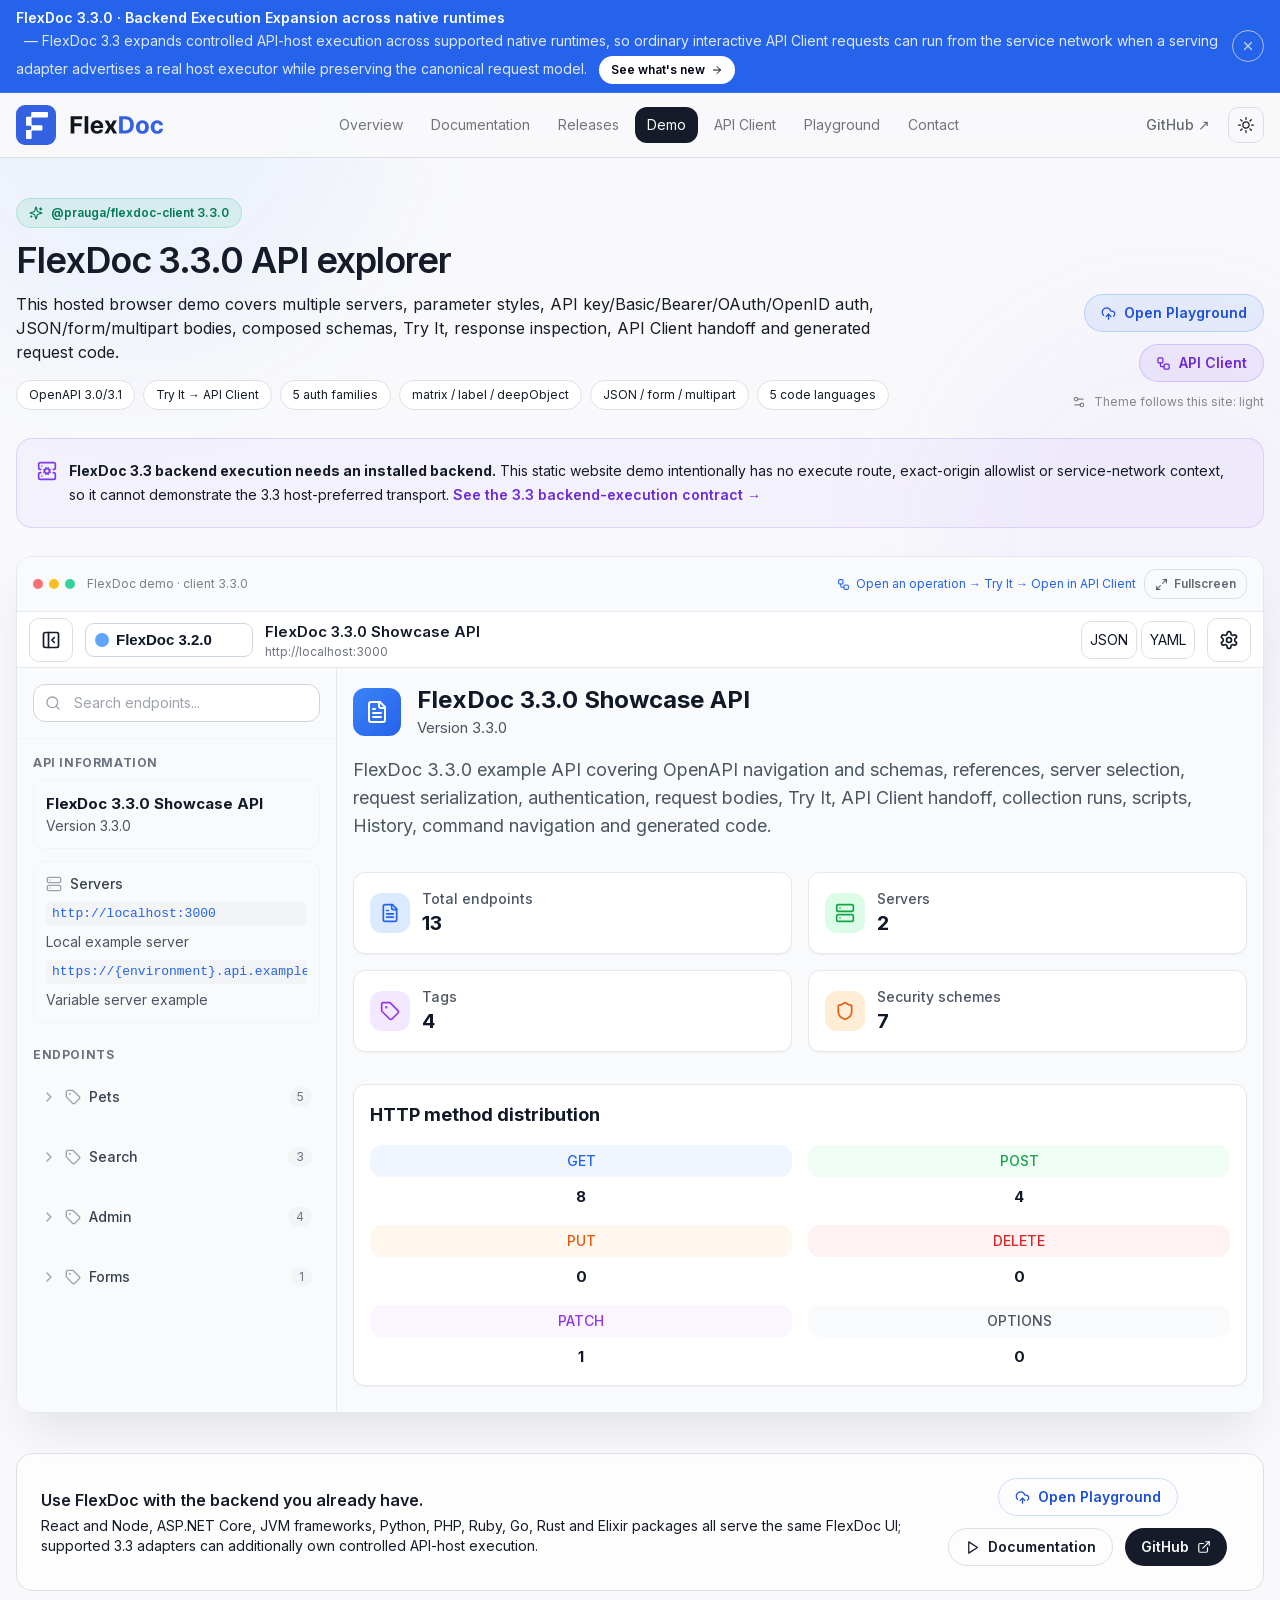
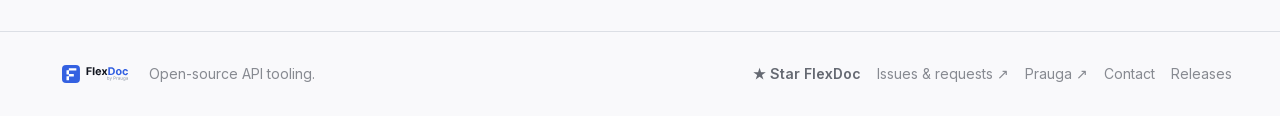
<file: demo/index.html>
<!DOCTYPE html><html lang="en"><head><meta charSet="utf-8"/><meta name="viewport" content="width=device-width, initial-scale=1"/><link rel="preload" href="/_next/static/media/83afe278b6a6bb3c-s.p.2bn3s6zvc0dyp.woff2" as="font" crossorigin="" type="font/woff2"/><link rel="preload" href="/favicon.svg" as="image"/><link rel="stylesheet" href="/_next/static/chunks/3ys-uts0l1kei.css" data-precedence="next"/><link rel="preload" as="script" fetchPriority="low" href="/_next/static/chunks/310vm2bl3xxpt.js"/><script src="/_next/static/chunks/19mx3mg6lkumu.js" async=""></script><script src="/_next/static/chunks/3byuobrkyz9bj.js" async=""></script><script src="/_next/static/chunks/344n2zhqbh4pn.js" async=""></script><script src="/_next/static/chunks/turbopack-0aqb5hlrzlk2g.js" async=""></script><script src="/_next/static/chunks/3fntmmi971322.js" async="" crossorigin=""></script><script src="/_next/static/chunks/2mltuz-dep-x0.js" async="" crossorigin=""></script><script src="/_next/static/chunks/2f-j2dkhd5q3o.js" async="" crossorigin=""></script><script src="/_next/static/chunks/03nv33p0iibir.js" async="" crossorigin=""></script><title>FlexDoc Browser Demo · client 3.3.0 | OpenAPI Try It &amp; API Client | FlexDoc</title><meta name="description" content="Try the hosted FlexDoc browser demo running client 3.3.0 with OpenAPI 3.1, Try It, response inspection, generated code and API Client handoff. FlexDoc 3.3 backend execution requires a serving backend integration and is intentionally not simulated by this static demo."/><meta name="keywords" content="FlexDoc,Prauga,OpenAPI,API documentation,API Client,Backend Execution,API host execution,Headless Runner,Contract Validation,CI,developer tooling"/><meta property="og:title" content="FlexDoc Browser Demo · client 3.3.0 | OpenAPI Try It &amp; API Client"/><meta property="og:description" content="Try the hosted FlexDoc browser demo running client 3.3.0 with OpenAPI 3.1, Try It, response inspection, generated code and API Client handoff. FlexDoc 3.3 backend execution requires a serving backend integration and is intentionally not simulated by this static demo."/><meta name="twitter:card" content="summary"/><meta name="twitter:title" content="FlexDoc Browser Demo · client 3.3.0 | OpenAPI Try It &amp; API Client"/><meta name="twitter:description" content="Try the hosted FlexDoc browser demo running client 3.3.0 with OpenAPI 3.1, Try It, response inspection, generated code and API Client handoff. FlexDoc 3.3 backend execution requires a serving backend integration and is intentionally not simulated by this static demo."/><link rel="shortcut icon" href="/favicon.ico"/><link rel="icon" href="/favicon.svg" type="image/svg+xml"/><link rel="icon" href="/favicon-32x32.png" sizes="32x32" type="image/png"/><link rel="icon" href="/favicon-16x16.png" sizes="16x16" type="image/png"/><link rel="apple-touch-icon" href="/apple-touch-icon.png" sizes="180x180" type="image/png"/><meta name="next-size-adjust" content=""/><script src="/_next/static/chunks/0cz1d0mv5g_q7.js" noModule=""></script></head><body class="inter_fa93af41-module__0D_jrq__className relative min-h-screen antialiased"><div hidden=""><!--$--><!--/$--></div><div class="pointer-events-none fixed inset-0 -z-10 overflow-hidden" aria-hidden="true"><div class="absolute -left-32 -top-40 h-[520px] w-[520px] rounded-full bg-blue-500/[0.055] blur-3xl dark:bg-blue-400/[0.045]"></div><div class="absolute -right-32 top-[32%] h-[480px] w-[480px] rounded-full bg-violet-500/[0.045] blur-3xl dark:bg-violet-400/[0.035]"></div></div><script>((a,b,c,d,e,f,g,h)=>{let i=document.documentElement,j=["light","dark"];function k(b){var c;(Array.isArray(a)?a:[a]).forEach(a=>{let c="class"===a,d=c&&f?e.map(a=>f[a]||a):e;c?(i.classList.remove(...d),i.classList.add(b)):i.setAttribute(a,b)}),c=b,h&&j.includes(c)&&(i.style.colorScheme=c)}if(d)k(d);else try{let a=localStorage.getItem(b)||c,d=g&&"system"===a?window.matchMedia("(prefers-color-scheme: dark)").matches?"dark":"light":a;k(d)}catch(a){}})("class","theme","system",null,["light","dark"],null,true,true)</script><div class="relative z-0 flex min-h-screen flex-col"><header data-site-header="true" class="sticky top-0 z-50 border-b border-border bg-background/95 backdrop-blur supports-[backdrop-filter]:bg-background/85"><div class="container mx-auto flex h-16 max-w-7xl items-center gap-4 px-4"><a class="flex min-w-0 shrink-0 items-center gap-2 font-semibold tracking-tight" aria-label="FlexDoc overview" href="/"><img src="/favicon.svg" alt="FlexDoc mark" aria-hidden="true" class="h-8 w-8 rounded-lg"/><span class="text-lg">FlexDoc</span></a><div data-product-nav-scroll="true" data-site-product-nav-slot="true" class="product-nav-scroll min-w-0 flex-1"><nav aria-label="FlexDoc product navigation" data-site-desktop-product-nav="true" class="items-center gap-1"><a class="rounded-lg px-3 py-2 text-sm transition text-foreground/60 hover:bg-card hover:text-foreground" href="/">Overview</a><a class="rounded-lg px-3 py-2 text-sm transition text-foreground/60 hover:bg-card hover:text-foreground" href="/docs/">Documentation</a><a class="rounded-lg px-3 py-2 text-sm transition text-foreground/60 hover:bg-card hover:text-foreground" href="/releases/">Releases</a><a aria-current="page" class="rounded-lg px-3 py-2 text-sm transition bg-foreground text-background" href="/demo/">Demo</a><a class="rounded-lg px-3 py-2 text-sm transition text-foreground/60 hover:bg-card hover:text-foreground" href="/client/">API Client</a><a class="rounded-lg px-3 py-2 text-sm transition text-foreground/60 hover:bg-card hover:text-foreground" href="/playground/">Playground</a><a class="rounded-lg px-3 py-2 text-sm transition text-foreground/60 hover:bg-card hover:text-foreground" href="/contact/">Contact</a></nav></div><div class="ml-auto flex shrink-0 items-center gap-1.5"><a href="https://github.com/Prauga/flexdoc" target="_blank" rel="noopener noreferrer" data-site-desktop-github="true" class="rounded-lg px-3 py-2 text-sm font-medium text-foreground/65 transition hover:bg-card hover:text-foreground">GitHub ↗</a><button class="inline-flex h-9 w-9 items-center justify-center rounded-md border bg-background text-sm font-medium transition-colors hover:bg-accent hover:text-accent-foreground"><svg xmlns="http://www.w3.org/2000/svg" fill="none" viewBox="0 0 24 24" stroke-width="1.5" stroke="currentColor" aria-hidden="true" data-slot="icon" class="h-5 w-5 rotate-0 scale-100 transition-all dark:-rotate-90 dark:scale-0"><path stroke-linecap="round" stroke-linejoin="round" d="M12 3v2.25m6.364.386-1.591 1.591M21 12h-2.25m-.386 6.364-1.591-1.591M12 18.75V21m-4.773-4.227-1.591 1.591M5.25 12H3m4.227-4.773L5.636 5.636M15.75 12a3.75 3.75 0 1 1-7.5 0 3.75 3.75 0 0 1 7.5 0Z"></path></svg><svg xmlns="http://www.w3.org/2000/svg" fill="none" viewBox="0 0 24 24" stroke-width="1.5" stroke="currentColor" aria-hidden="true" data-slot="icon" class="absolute h-5 w-5 rotate-90 scale-0 transition-all dark:rotate-0 dark:scale-100"><path stroke-linecap="round" stroke-linejoin="round" d="M21.752 15.002A9.72 9.72 0 0 1 18 15.75c-5.385 0-9.75-4.365-9.75-9.75 0-1.33.266-2.597.748-3.752A9.753 9.753 0 0 0 3 11.25C3 16.635 7.365 21 12.75 21a9.753 9.753 0 0 0 9.002-5.998Z"></path></svg><span class="sr-only">Toggle theme</span></button><button type="button" data-site-mobile-nav-trigger="true" aria-label="Open product navigation" aria-expanded="false" aria-controls="site-mobile-product-nav" class="h-9 w-9 items-center justify-center rounded-lg border border-border bg-card text-foreground/70 transition hover:text-foreground"><svg xmlns="http://www.w3.org/2000/svg" width="18" height="18" viewBox="0 0 24 24" fill="none" stroke="currentColor" stroke-width="2" stroke-linecap="round" stroke-linejoin="round" class="lucide lucide-menu" aria-hidden="true"><path d="M4 12h16"></path><path d="M4 18h16"></path><path d="M4 6h16"></path></svg></button></div></div></header><main class="flex-1"><div class="min-h-screen"><div class="container mx-auto max-w-[1500px] px-4 py-6 sm:py-10"><div class="mb-7"><div class="flex flex-col gap-5 lg:flex-row lg:items-end lg:justify-between"><div class="max-w-4xl"><div class="mb-3 inline-flex items-center gap-2 rounded-full border border-emerald-500/20 bg-emerald-500/10 px-3 py-1.5 text-xs font-semibold text-emerald-700 dark:text-emerald-300"><svg xmlns="http://www.w3.org/2000/svg" width="14" height="14" viewBox="0 0 24 24" fill="none" stroke="currentColor" stroke-width="2" stroke-linecap="round" stroke-linejoin="round" class="lucide lucide-sparkles" aria-hidden="true"><path d="M9.937 15.5A2 2 0 0 0 8.5 14.063l-6.135-1.582a.5.5 0 0 1 0-.962L8.5 9.936A2 2 0 0 0 9.937 8.5l1.582-6.135a.5.5 0 0 1 .963 0L14.063 8.5A2 2 0 0 0 15.5 9.937l6.135 1.581a.5.5 0 0 1 0 .964L15.5 14.063a2 2 0 0 0-1.437 1.437l-1.582 6.135a.5.5 0 0 1-.963 0z"></path><path d="M20 3v4"></path><path d="M22 5h-4"></path><path d="M4 17v2"></path><path d="M5 18H3"></path></svg> @prauga/flexdoc-client 3.3.0</div><h1 class="text-2xl font-semibold tracking-[-0.03em] sm:text-4xl">FlexDoc 3.3.0 API explorer</h1><p class="mt-3 text-sm leading-6 text-foreground/62 sm:text-base">This hosted browser demo covers multiple servers, parameter styles, API key/Basic/Bearer/OAuth/OpenID auth, JSON/form/multipart bodies, composed schemas, Try It, response inspection, API Client handoff and generated request code.</p><div class="mt-4 flex flex-wrap gap-2 text-xs text-foreground/58"><span class="rounded-full border border-border bg-card px-3 py-1.5">OpenAPI 3.0/3.1</span><span class="rounded-full border border-border bg-card px-3 py-1.5">Try It → API Client</span><span class="rounded-full border border-border bg-card px-3 py-1.5">5 auth families</span><span class="rounded-full border border-border bg-card px-3 py-1.5">matrix / label / deepObject</span><span class="rounded-full border border-border bg-card px-3 py-1.5">JSON / form / multipart</span><span class="rounded-full border border-border bg-card px-3 py-1.5">5 code languages</span></div></div><div class="grid w-full grid-cols-2 gap-2.5 sm:w-auto lg:flex lg:flex-col lg:items-end lg:gap-3"><a class="inline-flex min-w-0 items-center justify-center gap-2 rounded-xl border border-blue-500/25 bg-blue-500/10 px-3 py-2.5 text-center text-xs font-semibold text-blue-700 transition hover:bg-blue-500/15 sm:rounded-full sm:px-4 sm:py-2 sm:text-sm dark:text-blue-300" href="/playground/"><svg xmlns="http://www.w3.org/2000/svg" width="15" height="15" viewBox="0 0 24 24" fill="none" stroke="currentColor" stroke-width="2" stroke-linecap="round" stroke-linejoin="round" class="lucide lucide-cloud-upload" aria-hidden="true"><path d="M12 13v8"></path><path d="M4 14.899A7 7 0 1 1 15.71 8h1.79a4.5 4.5 0 0 1 2.5 8.242"></path><path d="m8 17 4-4 4 4"></path></svg> Open Playground</a><a class="inline-flex min-w-0 items-center justify-center gap-2 rounded-xl border border-violet-500/25 bg-violet-500/10 px-3 py-2.5 text-center text-xs font-semibold text-violet-700 transition hover:bg-violet-500/15 sm:rounded-full sm:px-4 sm:py-2 sm:text-sm dark:text-violet-300" href="/client/"><svg xmlns="http://www.w3.org/2000/svg" width="15" height="15" viewBox="0 0 24 24" fill="none" stroke="currentColor" stroke-width="2" stroke-linecap="round" stroke-linejoin="round" class="lucide lucide-workflow" aria-hidden="true"><rect width="8" height="8" x="3" y="3" rx="2"></rect><path d="M7 11v4a2 2 0 0 0 2 2h4"></path><rect width="8" height="8" x="13" y="13" rx="2"></rect></svg> API Client</a><div class="col-span-2 inline-flex items-center justify-center gap-2 text-xs text-foreground/50 lg:justify-end"><svg xmlns="http://www.w3.org/2000/svg" width="14" height="14" viewBox="0 0 24 24" fill="none" stroke="currentColor" stroke-width="2" stroke-linecap="round" stroke-linejoin="round" class="lucide lucide-settings2 lucide-settings-2" aria-hidden="true"><path d="M14 17H5"></path><path d="M19 7h-9"></path><circle cx="17" cy="17" r="3"></circle><circle cx="7" cy="7" r="3"></circle></svg> Theme follows this site: <!-- -->light</div></div></div></div><div class="mb-7 flex items-start gap-3 rounded-2xl border border-violet-500/20 bg-violet-500/5 p-5 text-sm leading-6 text-foreground/62"><svg xmlns="http://www.w3.org/2000/svg" width="24" height="24" viewBox="0 0 24 24" fill="none" stroke="currentColor" stroke-width="2" stroke-linecap="round" stroke-linejoin="round" class="lucide lucide-server-cog mt-0.5 h-5 w-5 shrink-0 text-violet-600 dark:text-violet-300" aria-hidden="true"><path d="m10.852 14.772-.383.923"></path><path d="M13.148 14.772a3 3 0 1 0-2.296-5.544l-.383-.923"></path><path d="m13.148 9.228.383-.923"></path><path d="m13.53 15.696-.382-.924a3 3 0 1 1-2.296-5.544"></path><path d="m14.772 10.852.923-.383"></path><path d="m14.772 13.148.923.383"></path><path d="M4.5 10H4a2 2 0 0 1-2-2V4a2 2 0 0 1 2-2h16a2 2 0 0 1 2 2v4a2 2 0 0 1-2 2h-.5"></path><path d="M4.5 14H4a2 2 0 0 0-2 2v4a2 2 0 0 0 2 2h16a2 2 0 0 0 2-2v-4a2 2 0 0 0-2-2h-.5"></path><path d="M6 18h.01"></path><path d="M6 6h.01"></path><path d="m9.228 10.852-.923-.383"></path><path d="m9.228 13.148-.923.383"></path></svg><p><strong class="text-foreground">FlexDoc 3.3 backend execution needs an installed backend.</strong> This static website demo intentionally has no execute route, exact-origin allowlist or service-network context, so it cannot demonstrate the 3.3 host-preferred transport. <a class="font-semibold text-violet-700 hover:underline dark:text-violet-300" href="/docs/#host-execution">See the 3.3 backend-execution contract →</a></p></div><div class="overflow-hidden rounded-2xl border shadow-2xl shadow-black/10  border-slate-200 bg-white"><div class="flex flex-col gap-2 border-b px-4 py-3 sm:flex-row sm:items-center sm:justify-between border-slate-200 bg-slate-50"><div class="flex min-w-0 items-center gap-3"><div class="flex gap-1.5" aria-hidden="true"><div class="h-2.5 w-2.5 rounded-full bg-red-400"></div><div class="h-2.5 w-2.5 rounded-full bg-amber-400"></div><div class="h-2.5 w-2.5 rounded-full bg-emerald-400"></div></div><span class="truncate text-xs text-foreground/55">FlexDoc demo · client 3.3.0</span></div><div class="flex flex-wrap items-center gap-2 sm:justify-end"><span class="inline-flex items-center gap-1.5 text-xs text-blue-600 dark:text-blue-300"><svg xmlns="http://www.w3.org/2000/svg" width="13" height="13" viewBox="0 0 24 24" fill="none" stroke="currentColor" stroke-width="2" stroke-linecap="round" stroke-linejoin="round" class="lucide lucide-workflow" aria-hidden="true"><rect width="8" height="8" x="3" y="3" rx="2"></rect><path d="M7 11v4a2 2 0 0 0 2 2h4"></path><rect width="8" height="8" x="13" y="13" rx="2"></rect></svg> Open an operation → Try It → Open in API Client</span><button type="button" class="inline-flex items-center gap-1.5 rounded-lg border border-border bg-background/70 px-2.5 py-1.5 text-xs font-semibold text-foreground/65 transition hover:border-blue-500/35 hover:text-blue-600 dark:hover:text-blue-300" aria-pressed="false" title="View FlexDoc fullscreen"><svg xmlns="http://www.w3.org/2000/svg" width="13" height="13" viewBox="0 0 24 24" fill="none" stroke="currentColor" stroke-width="2" stroke-linecap="round" stroke-linejoin="round" class="lucide lucide-maximize2 lucide-maximize-2" aria-hidden="true"><path d="M15 3h6v6"></path><path d="m21 3-7 7"></path><path d="m3 21 7-7"></path><path d="M9 21H3v-6"></path></svg>Fullscreen</button></div></div><div data-demo-renderer-viewport="true" class="h-[68dvh] min-h-[500px] max-h-[620px] min-w-0 overflow-hidden sm:h-[74dvh] sm:min-h-[620px] sm:max-h-[760px] lg:h-[800px] lg:max-h-none"><div class="flex h-full items-center justify-center text-sm text-foreground/50">Loading FlexDoc…</div></div></div><div class="mt-10 flex flex-col items-center justify-between gap-5 rounded-2xl border border-border bg-card/70 p-6 text-center sm:flex-row sm:text-left"><div><h2 class="font-semibold">Use FlexDoc with the backend you already have.</h2><p class="mt-1 text-sm text-foreground/58">React and Node, ASP.NET Core, JVM frameworks, Python, PHP, Ruby, Go, Rust and Elixir packages all serve the same FlexDoc UI; supported 3.3 adapters can additionally own controlled API-host execution.</p></div><div class="flex flex-wrap justify-center gap-3"><a class="inline-flex items-center gap-2 rounded-full border border-blue-500/25 px-4 py-2 text-sm font-semibold text-blue-700 transition hover:bg-blue-500/5 dark:text-blue-300" href="/playground/"><svg xmlns="http://www.w3.org/2000/svg" width="15" height="15" viewBox="0 0 24 24" fill="none" stroke="currentColor" stroke-width="2" stroke-linecap="round" stroke-linejoin="round" class="lucide lucide-cloud-upload" aria-hidden="true"><path d="M12 13v8"></path><path d="M4 14.899A7 7 0 1 1 15.71 8h1.79a4.5 4.5 0 0 1 2.5 8.242"></path><path d="m8 17 4-4 4 4"></path></svg> Open Playground</a><a class="inline-flex items-center gap-2 rounded-full border border-border px-4 py-2 text-sm font-semibold transition hover:border-blue-500/30" href="/docs/"><svg xmlns="http://www.w3.org/2000/svg" width="15" height="15" viewBox="0 0 24 24" fill="none" stroke="currentColor" stroke-width="2" stroke-linecap="round" stroke-linejoin="round" class="lucide lucide-play" aria-hidden="true"><polygon points="6 3 20 12 6 21 6 3"></polygon></svg> Documentation</a><a href="https://github.com/Prauga/flexdoc" target="_blank" rel="noopener noreferrer" class="inline-flex items-center gap-2 rounded-full bg-foreground px-4 py-2 text-sm font-semibold text-background transition hover:opacity-90">GitHub <svg xmlns="http://www.w3.org/2000/svg" width="14" height="14" viewBox="0 0 24 24" fill="none" stroke="currentColor" stroke-width="2" stroke-linecap="round" stroke-linejoin="round" class="lucide lucide-external-link" aria-hidden="true"><path d="M15 3h6v6"></path><path d="M10 14 21 3"></path><path d="M18 13v6a2 2 0 0 1-2 2H5a2 2 0 0 1-2-2V8a2 2 0 0 1 2-2h6"></path></svg></a></div></div></div></div><!--$--><!--/$--></main><footer class="border-t border-border px-4 py-8"><div class="container mx-auto flex max-w-7xl flex-col gap-3 text-sm text-foreground/50 sm:flex-row sm:items-center sm:justify-between"><div class="flex items-center gap-2"><img src="/favicon.svg" alt="FlexDoc mark" aria-hidden="true" class="h-6 w-6 rounded-md"/><span>Open-source API tooling.</span></div><div class="flex flex-wrap items-center gap-x-4 gap-y-2"><a href="https://github.com/Prauga/flexdoc" target="_blank" rel="noopener noreferrer" class="font-semibold text-foreground/65 transition hover:text-foreground">★ Star FlexDoc</a><a href="https://github.com/Prauga/flexdoc/issues" target="_blank" rel="noopener noreferrer" class="transition hover:text-foreground">Issues &amp; requests ↗</a><a href="https://prauga.com" target="_blank" rel="noopener noreferrer" class="transition hover:text-foreground">Prauga ↗</a><a class="transition hover:text-foreground" href="/contact/">Contact</a><a class="transition hover:text-foreground" href="/releases/">Releases</a></div></div></footer></div><script src="/_next/static/chunks/310vm2bl3xxpt.js" id="_R_" async=""></script><script>(self.__next_f=self.__next_f||[]).push([0])</script><script>self.__next_f.push([1,"1:\"$Sreact.fragment\"\n2:I[27423,[\"/_next/static/chunks/3fntmmi971322.js\",\"/_next/static/chunks/2mltuz-dep-x0.js\",\"/_next/static/chunks/2f-j2dkhd5q3o.js\"],\"ThemeProvider\"]\n3:I[62966,[\"/_next/static/chunks/3fntmmi971322.js\",\"/_next/static/chunks/2mltuz-dep-x0.js\",\"/_next/static/chunks/2f-j2dkhd5q3o.js\"],\"ReleaseFeedProvider\"]\n4:I[53933,[\"/_next/static/chunks/3fntmmi971322.js\",\"/_next/static/chunks/2mltuz-dep-x0.js\",\"/_next/static/chunks/2f-j2dkhd5q3o.js\"],\"AnnouncementProvider\"]\n5:I[46909,[\"/_next/static/chunks/3fntmmi971322.js\",\"/_next/static/chunks/2mltuz-dep-x0.js\",\"/_next/static/chunks/2f-j2dkhd5q3o.js\"],\"SiteCodeCopyEnhancer\"]\n6:I[64435,[\"/_next/static/chunks/3fntmmi971322.js\",\"/_next/static/chunks/2mltuz-dep-x0.js\",\"/_next/static/chunks/2f-j2dkhd5q3o.js\"],\"SiteImageZoomEnhancer\"]\n7:I[70484,[\"/_next/static/chunks/3fntmmi971322.js\",\"/_next/static/chunks/2mltuz-dep-x0.js\",\"/_next/static/chunks/2f-j2dkhd5q3o.js\"],\"AnnouncementBanner\"]\n8:I[3020,[\"/_next/static/chunks/3fntmmi971322.js\",\"/_next/static/chunks/2mltuz-dep-x0.js\",\"/_next/static/chunks/2f-j2dkhd5q3o.js\"],\"SiteHeader\"]\n9:I[39756,[\"/_next/static/chunks/3fntmmi971322.js\",\"/_next/static/chunks/2mltuz-dep-x0.js\",\"/_next/static/chunks/2f-j2dkhd5q3o.js\"],\"default\"]\na:I[37457,[\"/_next/static/chunks/3fntmmi971322.js\",\"/_next/static/chunks/2mltuz-dep-x0.js\",\"/_next/static/chunks/2f-j2dkhd5q3o.js\"],\"default\"]\nb:I[22016,[\"/_next/static/chunks/3fntmmi971322.js\",\"/_next/static/chunks/2mltuz-dep-x0.js\",\"/_next/static/chunks/2f-j2dkhd5q3o.js\"],\"\"]\nf:I[68027,[\"/_next/static/chunks/3fntmmi971322.js\",\"/_next/static/chunks/2mltuz-dep-x0.js\",\"/_next/static/chunks/2f-j2dkhd5q3o.js\"],\"default\",1]\n:HL[\"/_next/static/chunks/3ys-uts0l1kei.css\",\"style\"]\n:HL[\"/_next/static/media/83afe278b6a6bb3c-s.p.2bn3s6zvc0dyp.woff2\",\"font\",{\"crossOrigin\":\"\",\"type\":\"font/woff2\"}]\n:HL[\"/favicon.svg\",\"image\"]\nd:X\n0:{\"P\":null,\"c\":[\"\",\"demo\",\"\"],\"q\":\"\",\"i\":false,\"f\":[[[\"\",{\"children\":[\"demo\",{\"children\":[\"__PAGE__\",{},\"$undefined\",\"$undefined\",4608]},\"$undefined\",\"$undefined\",4608]},\"$undefined\",\"$undefined\",4624],[[\"$\",\"$1\",\"c\",{\"children\":[[[\"$\",\"link\",\"0\",{\"rel\":\"stylesheet\",\"href\":\"/_next/static/chunks/3ys-uts0l1kei.css\",\"precedence\":\"next\",\"crossOrigin\":\"$undefined\",\"nonce\":\"$undefined\"}],[\"$\",\"script\",\"script-0\",{\"src\":\"/_next/static/chunks/3fntmmi971322.js\",\"async\":true,\"nonce\":\"$undefined\"}],[\"$\",\"script\",\"script-1\",{\"src\":\"/_next/static/chunks/2mltuz-dep-x0.js\",\"async\":true,\"nonce\":\"$undefined\"}],[\"$\",\"script\",\"script-2\",{\"src\":\"/_next/static/chunks/2f-j2dkhd5q3o.js\",\"async\":true,\"nonce\":\"$undefined\"}]],[\"$\",\"html\",null,{\"lang\":\"en\",\"suppressHydrationWarning\":true,\"children\":[\"$\",\"body\",null,{\"className\":\"inter_fa93af41-module__0D_jrq__className relative min-h-screen antialiased\",\"children\":[[\"$\",\"div\",null,{\"className\":\"pointer-events-none fixed inset-0 -z-10 overflow-hidden\",\"aria-hidden\":\"true\",\"children\":[[\"$\",\"div\",null,{\"className\":\"absolute -left-32 -top-40 h-[520px] w-[520px] rounded-full bg-blue-500/[0.055] blur-3xl dark:bg-blue-400/[0.045]\"}],[\"$\",\"div\",null,{\"className\":\"absolute -right-32 top-[32%] h-[480px] w-[480px] rounded-full bg-violet-500/[0.045] blur-3xl dark:bg-violet-400/[0.035]\"}]]}],[\"$\",\"$L2\",null,{\"attribute\":\"class\",\"defaultTheme\":\"system\",\"enableSystem\":true,\"disableTransitionOnChange\":true,\"children\":[\"$\",\"$L3\",null,{\"children\":[\"$\",\"$L4\",null,{\"children\":[[\"$\",\"$L5\",null,{}],[\"$\",\"$L6\",null,{}],[\"$\",\"div\",null,{\"className\":\"relative z-0 flex min-h-screen flex-col\",\"children\":[[\"$\",\"$L7\",null,{}],[\"$\",\"$L8\",null,{}],[\"$\",\"main\",null,{\"className\":\"flex-1\",\"children\":[\"$\",\"$L9\",null,{\"parallelRouterKey\":\"children\",\"error\":\"$undefined\",\"errorStyles\":\"$undefined\",\"errorScripts\":\"$undefined\",\"template\":[\"$\",\"$La\",null,{}],\"templateStyles\":\"$undefined\",\"templateScripts\":\"$undefined\",\"notFound\":[[[\"$\",\"title\",null,{\"children\":\"404: This page could not be found.\"}],[\"$\",\"div\",null,{\"style\":{\"fontFamily\":\"system-ui,\\\"Segoe UI\\\",Roboto,Helvetica,Arial,sans-serif,\\\"Apple Color Emoji\\\",\\\"Segoe UI Emoji\\\"\",\"height\":\"100vh\",\"textAlign\":\"center\",\"display\":\"flex\",\"flexDirection\":\"column\",\"alignItems\":\"center\",\"justifyContent\":\"center\"},\"children\":[\"$\",\"div\",null,{\"children\":[[\"$\",\"style\",null,{\"dangerouslySetInnerHTML\":{\"__html\":\"body{color:#000;background:#fff;margin:0}.next-error-h1{border-right:1px solid rgba(0,0,0,.3)}@media (prefers-color-scheme:dark){body{color:#fff;background:#000}.next-error-h1{border-right:1px solid rgba(255,255,255,.3)}}\"}}],[\"$\",\"h1\",null,{\"className\":\"next-error-h1\",\"style\":{\"display\":\"inline-block\",\"margin\":\"0 20px 0 0\",\"padding\":\"0 23px 0 0\",\"fontSize\":24,\"fontWeight\":500,\"verticalAlign\":\"top\",\"lineHeight\":\"49px\"},\"children\":404}],[\"$\",\"div\",null,{\"style\":{\"display\":\"inline-block\"},\"children\":[\"$\",\"h2\",null,{\"style\":{\"fontSize\":14,\"fontWeight\":400,\"lineHeight\":\"49px\",\"margin\":0},\"children\":\"This page could not be found.\"}]}]]}]}]],[]],\"forbidden\":\"$undefined\",\"unauthorized\":\"$undefined\"}]}],[\"$\",\"footer\",null,{\"className\":\"border-t border-border px-4 py-8\",\"children\":[\"$\",\"div\",null,{\"className\":\"container mx-auto flex max-w-7xl flex-col gap-3 text-sm text-foreground/50 sm:flex-row sm:items-center sm:justify-between\",\"children\":[[\"$\",\"div\",null,{\"className\":\"flex items-center gap-2\",\"children\":[[\"$\",\"img\",null,{\"src\":\"/favicon.svg\",\"alt\":\"FlexDoc mark\",\"aria-hidden\":\"true\",\"className\":\"h-6 w-6 rounded-md\"}],[\"$\",\"span\",null,{\"children\":\"Open-source API tooling.\"}]]}],[\"$\",\"div\",null,{\"className\":\"flex flex-wrap items-center gap-x-4 gap-y-2\",\"children\":[[\"$\",\"a\",null,{\"href\":\"https://github.com/Prauga/flexdoc\",\"target\":\"_blank\",\"rel\":\"noopener noreferrer\",\"className\":\"font-semibold text-foreground/65 transition hover:text-foreground\",\"children\":\"★ Star FlexDoc\"}],[\"$\",\"a\",null,{\"href\":\"https://github.com/Prauga/flexdoc/issues\",\"target\":\"_blank\",\"rel\":\"noopener noreferrer\",\"className\":\"transition hover:text-foreground\",\"children\":\"Issues \u0026 requests ↗\"}],[\"$\",\"a\",null,{\"href\":\"https://prauga.com\",\"target\":\"_blank\",\"rel\":\"noopener noreferrer\",\"className\":\"transition hover:text-foreground\",\"children\":\"Prauga ↗\"}],[\"$\",\"$Lb\",null,{\"href\":\"/contact\",\"className\":\"transition hover:text-foreground\",\"children\":\"Contact\"}],[\"$\",\"$Lb\",null,{\"href\":\"/releases\",\"className\":\"transition hover:text-foreground\",\"children\":\"Releases\"}]]}]]}]}]]}]]}]}]}]]}]}]]}],{\"children\":[[\"$\",\"$1\",\"c\",{\"children\":[null,[\"$\",\"$L9\",null,{\"parallelRouterKey\":\"children\",\"error\":\"$undefined\",\"errorStyles\":\"$undefined\",\"errorScripts\":\"$undefined\",\"template\":[\"$\",\"$La\",null,{}],\"templateStyles\":\"$undefined\",\"templateScripts\":\"$undefined\",\"notFound\":\"$undefined\",\"forbidden\":\"$undefined\",\"unauthorized\":\"$undefined\"}]]}],{\"children\":[\"$Lc\",{},null,false,null]},null,false,\"$d\"]},null,false,null],\"$Le\",false]],\"m\":\"$undefined\",\"G\":[\"$f\",[\"$L10\"]],\"S\":true,\"h\":null,\"r\":\"$undefined\",\"s\":\"$undefined\",\"a\":\"$undefined\",\"l\":\"$undefined\",\"p\":\"$undefined\",\"d\":\"$undefined\",\"b\":\"rWaNaQ2X2DjwMTI3d_vJk\"}\n11:I[31240,[\"/_next/static/chunks/3fntmmi971322.js\",\"/_next/static/chunks/2mltuz-dep-x0.js\",\"/_next/static/chunks/2f-j2dkhd5q3o.js\",\"/_next/static/chunks/03nv33p0iibir.js\"],\"FlexDocDemo\"]\n12:I[97367,[\"/_next/static/chunks/3fntmmi971322.js\",\"/_next/static/chunks/2mltuz-dep-x0.js\",\"/_next/static/chunks/2f-j2dkhd5q3o.js\"],\"OutletBoundary\"]\n13:\"$Sreact.suspense\"\n15:I[97367,[\"/_next/static/chunks/3fntmmi971322.js\",\"/_next/static/chunks/2mltuz-dep-x0.js\",\"/_next/static/chunks/2f-j2dkhd5q3o.js\"],\"ViewportBoundary\"]\n17:I[97367,[\"/_next/static/chunks/3fntmmi971322.js\",\"/_next/static/chunks/2mltuz-dep-x0.js\",\"/_next/static/chunks/2f-j2dkhd5q3o.js\"],\"MetadataBoundary\"]\nc:[\"$\",\"$1\",\"c\",{\"children\":[[\"$\",\"$L11\",null,{}],[[\"$\",\"script\",\"script-0\",{\"src\":\"/_next/static/chunks/03nv33p0iibir.js\",\"async\":true,\"nonce\":\"$undefined\"}]],[\"$\",\"$L12\",null,{\"children\":[\"$\",\"$13\",null,{\"name\":\"Next.MetadataOutlet\",\"children\":\"$@14\"}]}]]}]\ne:[\"$\",\"$1\",\"h\",{\"children\":[null,[\"$\",\"$L15\",null,{\"children\":\"$L16\"}],[\"$\",\"div\",null,{\"hidden\":true,\"children\":[\"$\",\"$L17\",null,{\"children\":[\"$\",\"$13\",null,{\"name\":\"Next.Metadata\",\"children\":\"$L18\"}]}]}],[\"$\",\"meta\",null,{\"name\":\"next-size-adjust\",\"content\":\"\"}]]}]\n10:[\"$\",\"link\",\"0\",{\"rel\":\"stylesheet\",\"href\":\"/_next/static/chunks/3ys-uts0l1kei.css\",\"precedence\":\"next\",\"crossOrigin\":\"$undefined\",\"nonce\":\"$undefined\"}]\nd:C\n16:[[\"$\",\"meta\",\"0\",{\"charSet\":\"utf-8\"}],[\"$\",\"meta\",\"1\",{\"name\":\"viewport\",\"content\":\"width=device-width, initial-scale=1\"}]]\n19:I[27201,[\"/_next/static/chunks/3fntmmi971322.js\",\"/_next/static/chunks/2mltuz-dep-x0.js\",\"/_next/static/chunks/2f-j2dkhd5q3o.js\"],\"IconMark\"]\n14:null\n18:[[\"$\",\"title\",\"0\",{\"children\":\"FlexDoc Browser Demo · client 3.3.0 | OpenAPI Try It \u0026 API Client | FlexDoc\"}],[\"$\",\"meta\",\"1\",{\"name\":\"description\",\"content\":\"Try the hosted FlexDoc browser demo running client 3.3.0 with OpenAPI 3.1, Try It, response inspection, generated code and API Client handoff. FlexDoc 3.3 backend execution requires a serving backend integration and is intentionally not simulated by this static demo.\"}],[\"$\",\"meta\",\"2\",{\"name\":\"keywords\",\"content\":\"FlexDoc,Prauga,OpenAPI,API documentation,API Client,Backend Execution,API host execution,Headless Runner,Contract Validation,CI,developer tooling\"}],[\"$\",\"meta\",\"3\",{\"property\":\"og:title\",\"content\":\"FlexDoc Browser Demo · client 3.3.0 | OpenAPI Try It \u0026 API Client\"}],[\"$\",\"meta\",\"4\",{\"property\":\"og:description\",\"content\":\"Try the hosted FlexDoc browser demo running client 3.3.0 with OpenAPI 3.1, Try It, response inspection, generated code and API Client handoff. FlexDoc 3.3 backend execution requires a serving backend integration and is intentionally not simulated by this static demo.\"}],[\"$\",\"meta\",\"5\",{\"name\":\"twitter:card\",\"content\":\"summary\"}],[\"$\",\"meta\",\"6\",{\"name\":\"twitter:title\",\"content\":\"FlexDoc Browser Demo · client 3.3.0 | OpenAPI Try It \u0026 API Client\"}],[\"$\",\"meta\",\"7\",{\"name\":\"twitter:description\",\"content\":\"Try the hosted FlexDoc browser demo running client 3.3.0 with OpenAPI 3.1, Try It, response inspection, generated code and API Client handoff. FlexDoc 3.3 backend execution requires a serving backend integration and is intentionally not simulated by this static demo.\"}],[\"$\",\"link\",\"8\",{\"rel\":\"shortcut icon\",\"href\":\"/favicon.ico\"}],[\"$\",\"link\",\"9\",{\"rel\":\"icon\",\"href\":\"/favicon.svg\",\"type\":\"image/svg+xml\"}],[\"$\",\"link\",\"10\",{\"rel\":\"icon\",\"href\":\"/favicon-32x32.png\",\"sizes\":\"32x32\",\"type\":\"image/png\"}],[\"$\",\"link\",\"11\",{\"rel\":\"icon\",\"href\":\"/favicon-16x16.png\",\"sizes\":\"16x16\",\"type\":\"image/png\"}],[\"$\",\"link\",\"12\",{\"rel\":\"apple-touch-icon\",\"href\":\"/apple-touch-icon.png\",\"sizes\":\"180x180\",\"type\":\"image/png\"}],[\"$\",\"$L19\",\"13\",{}]]\n"])</script></body></html>
</file>
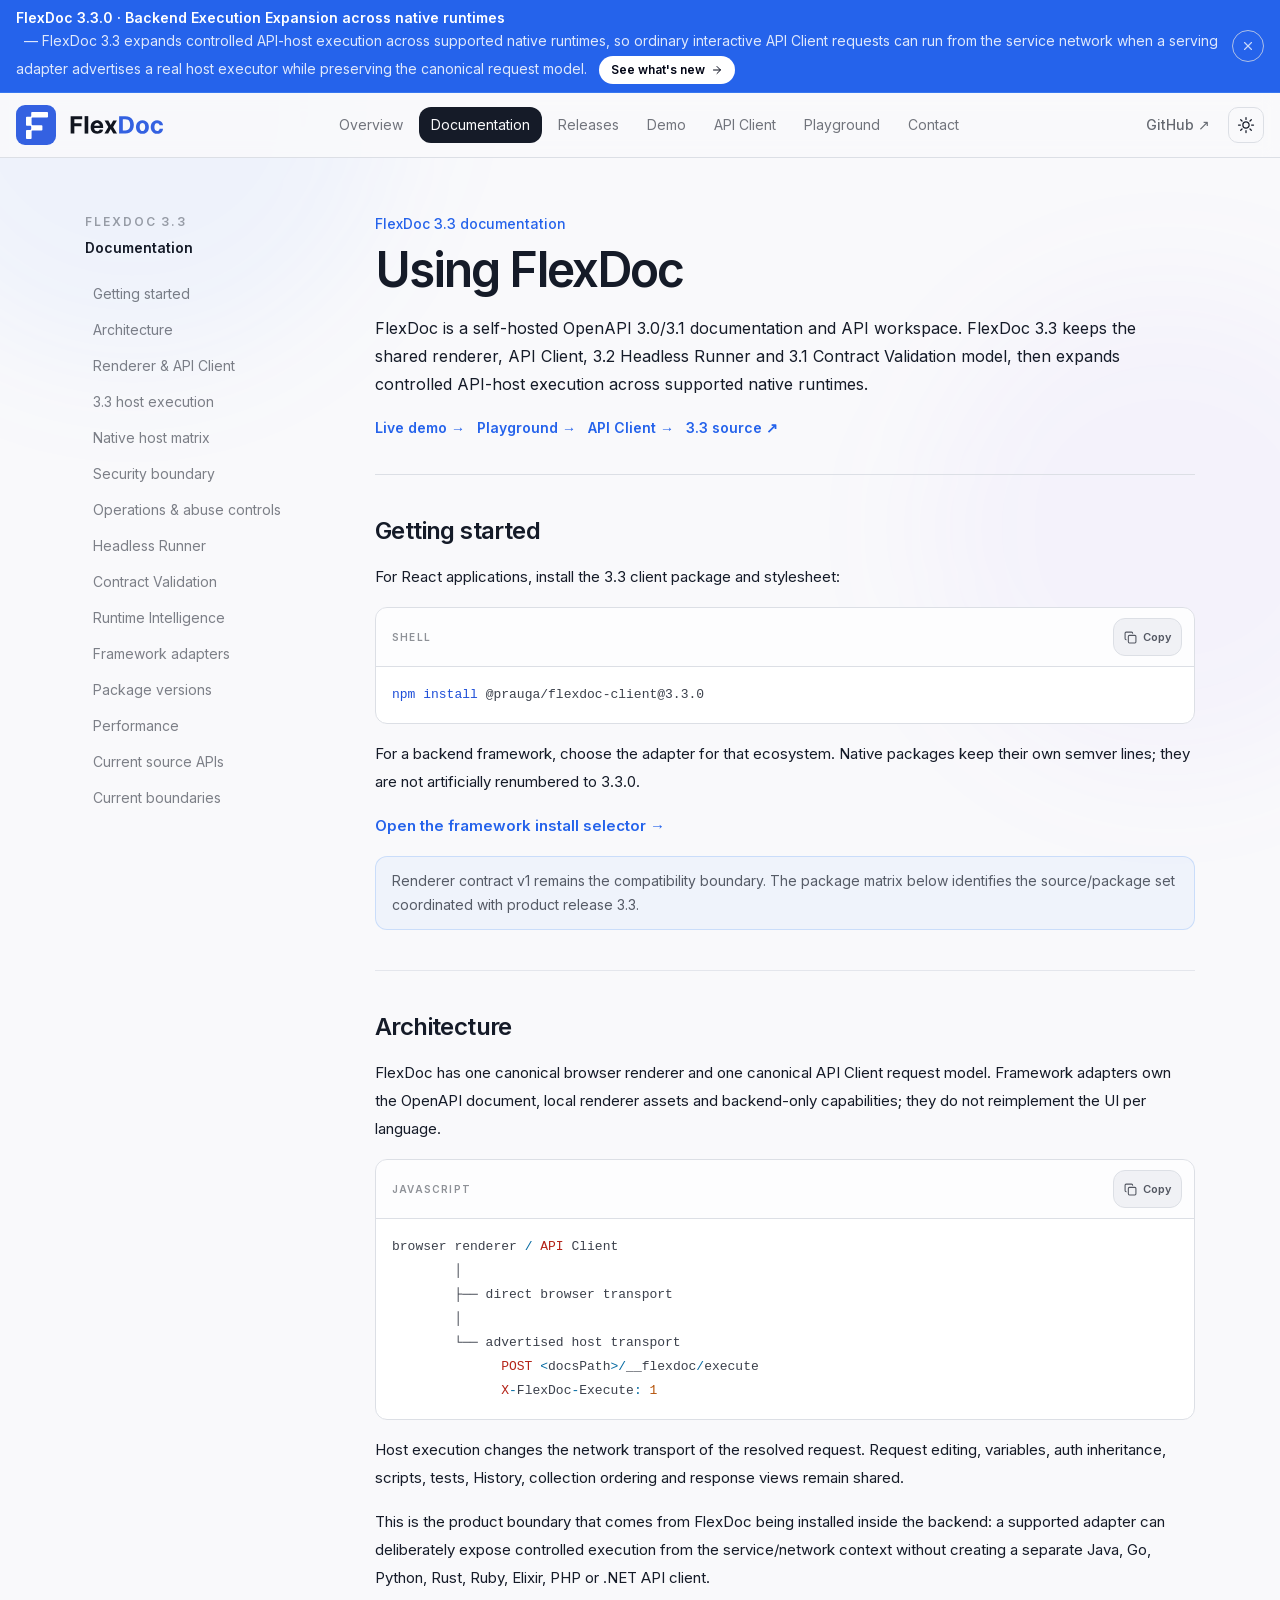
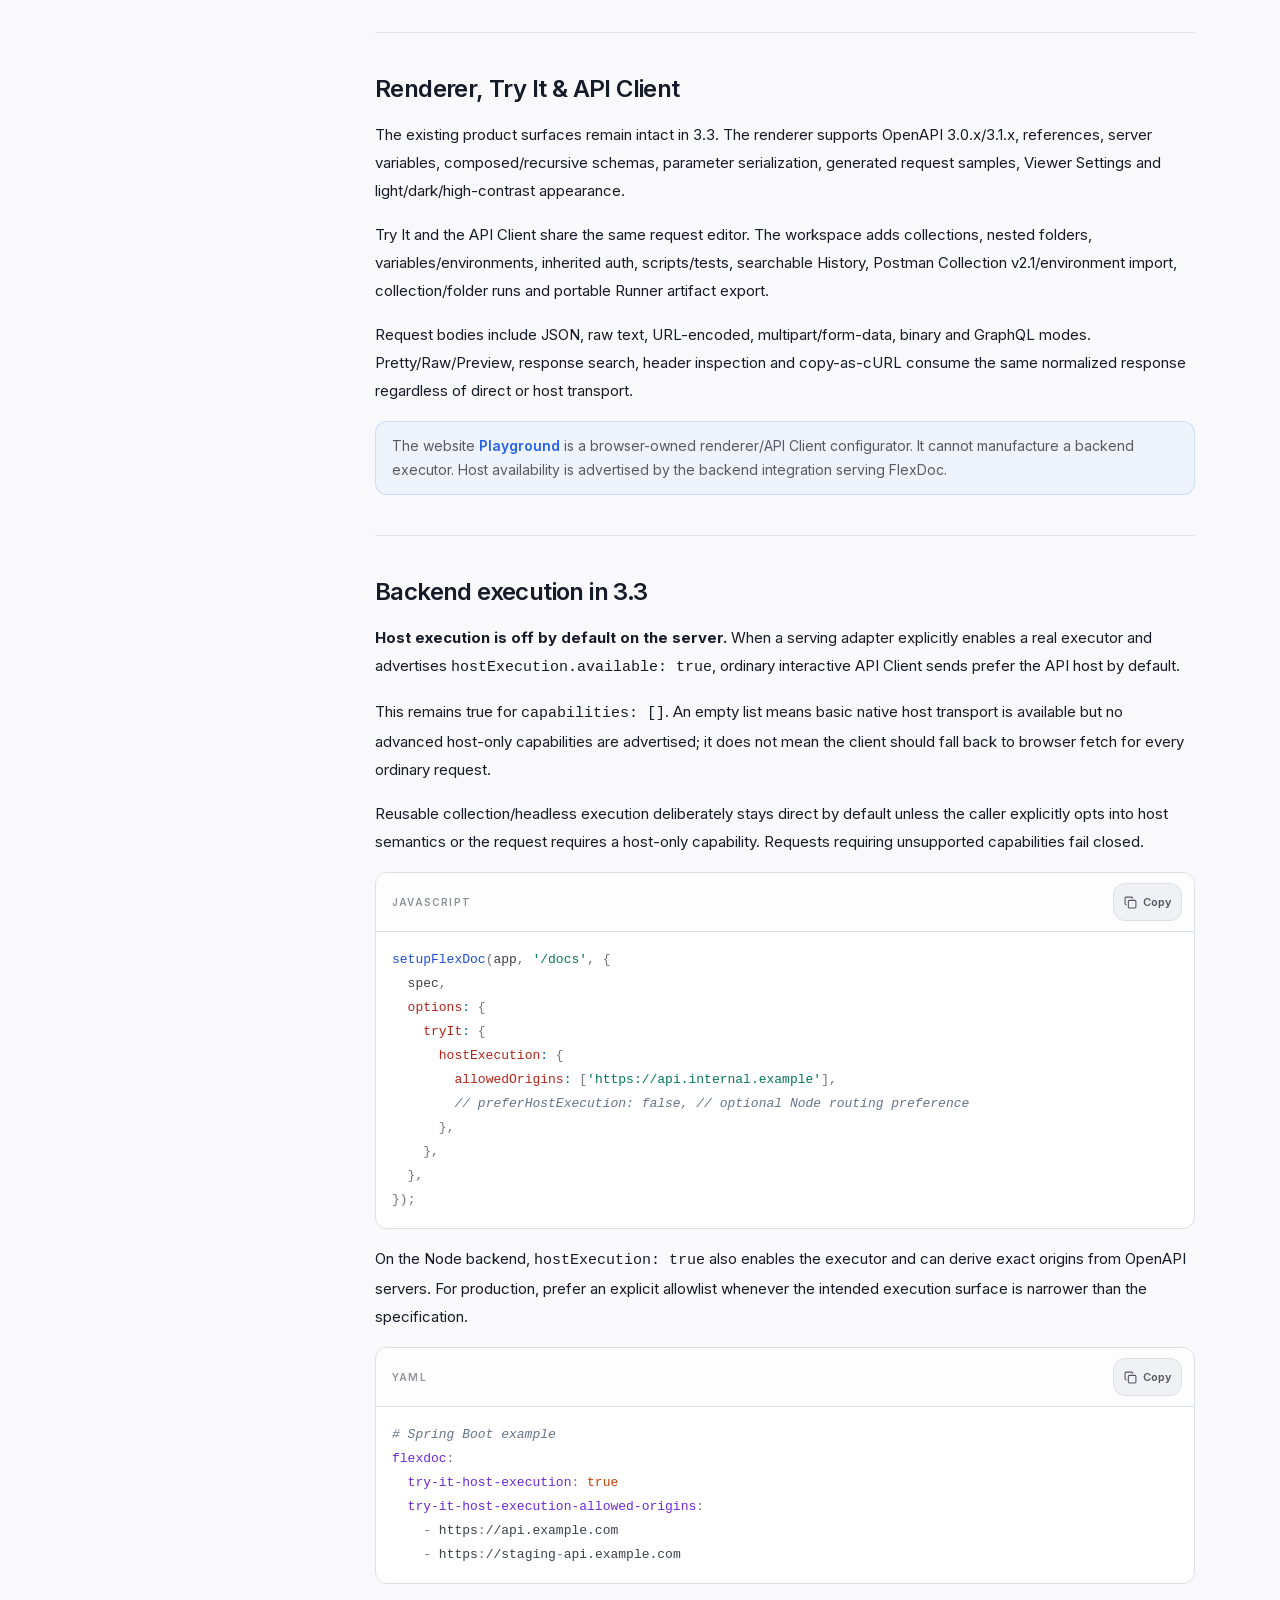
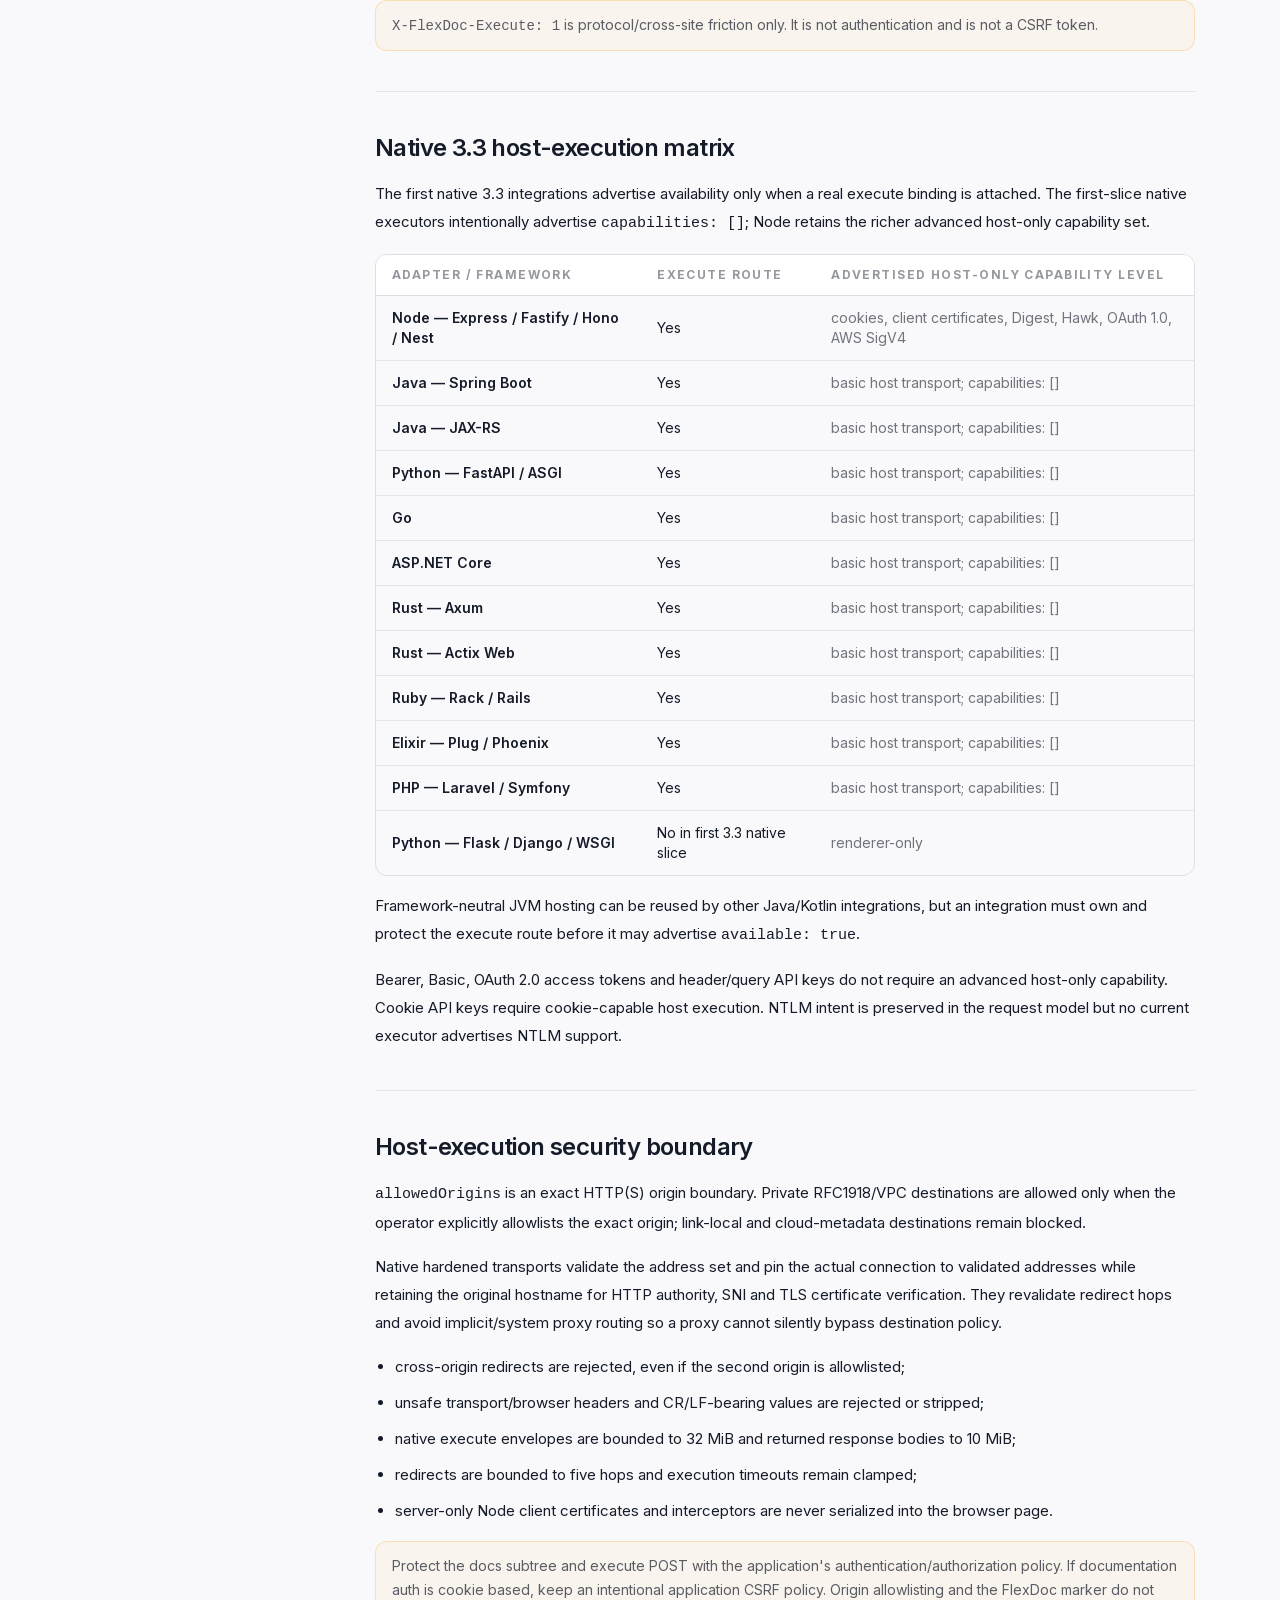
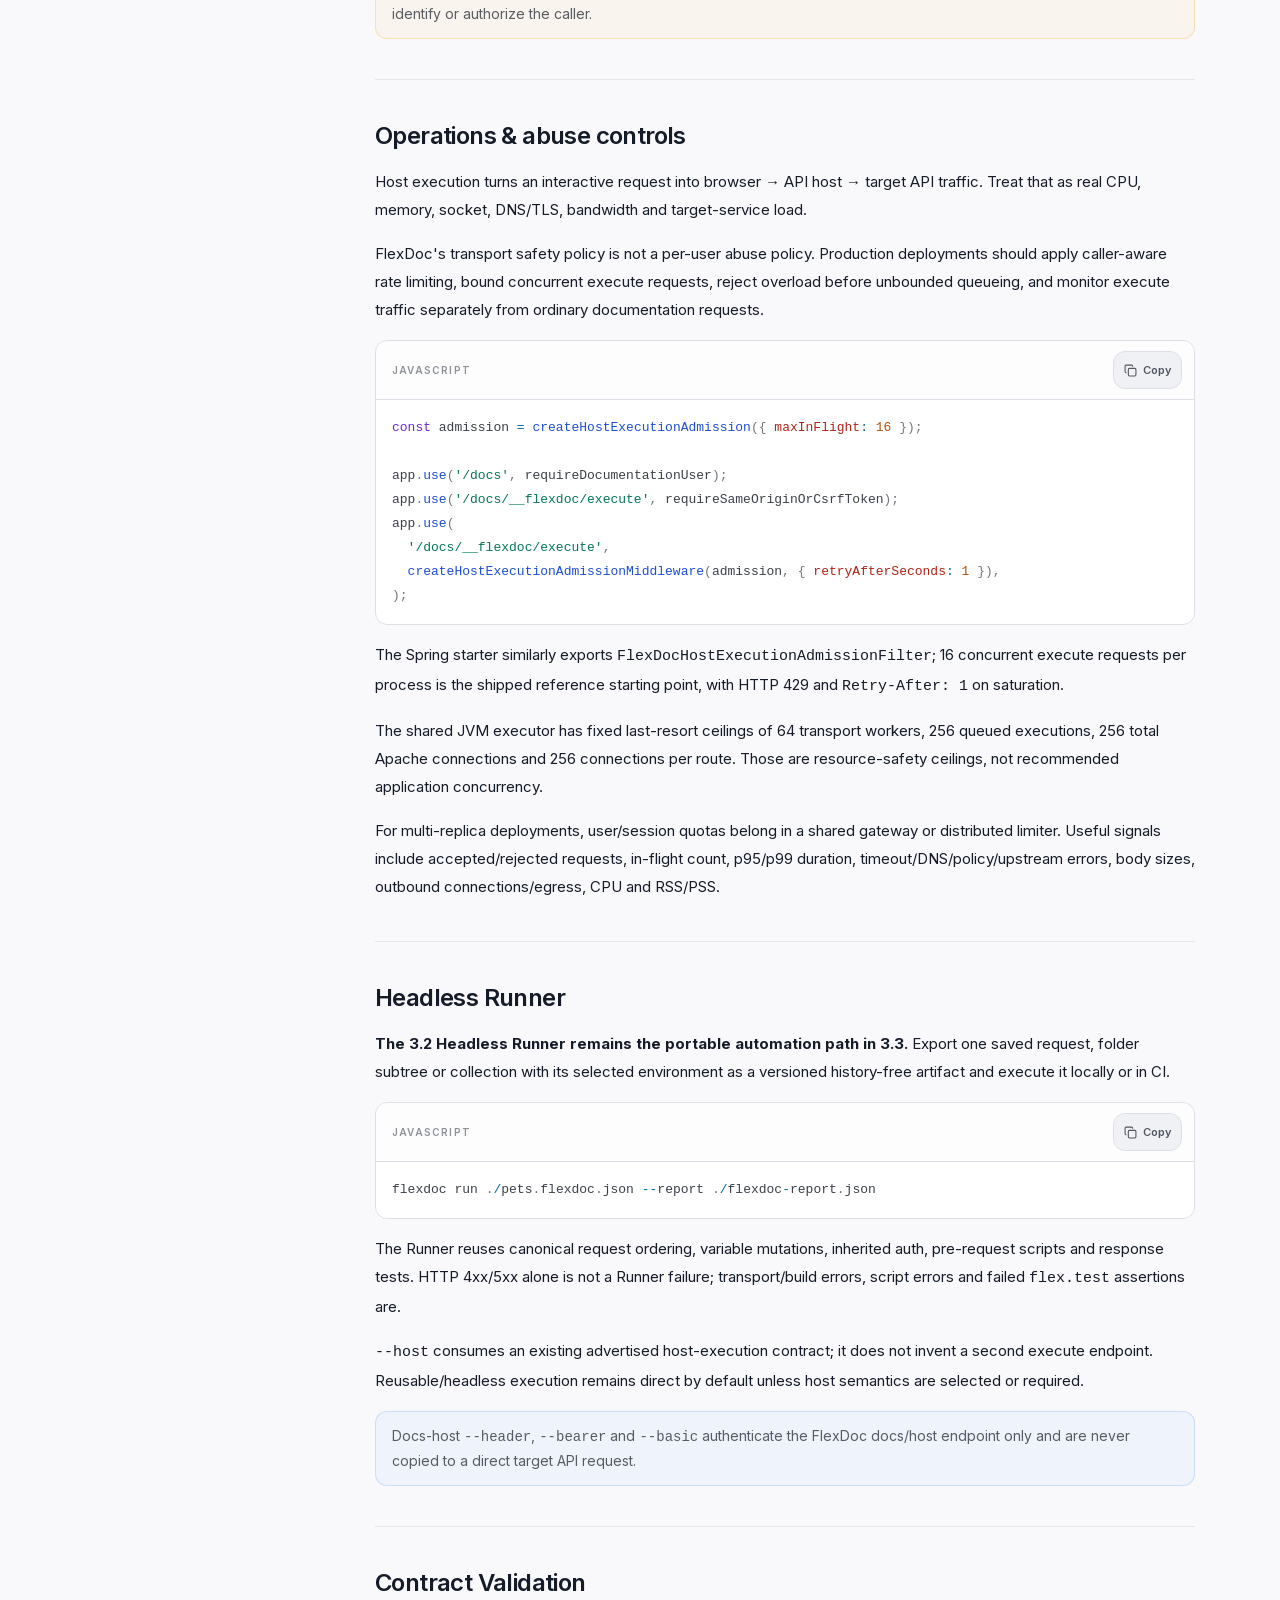
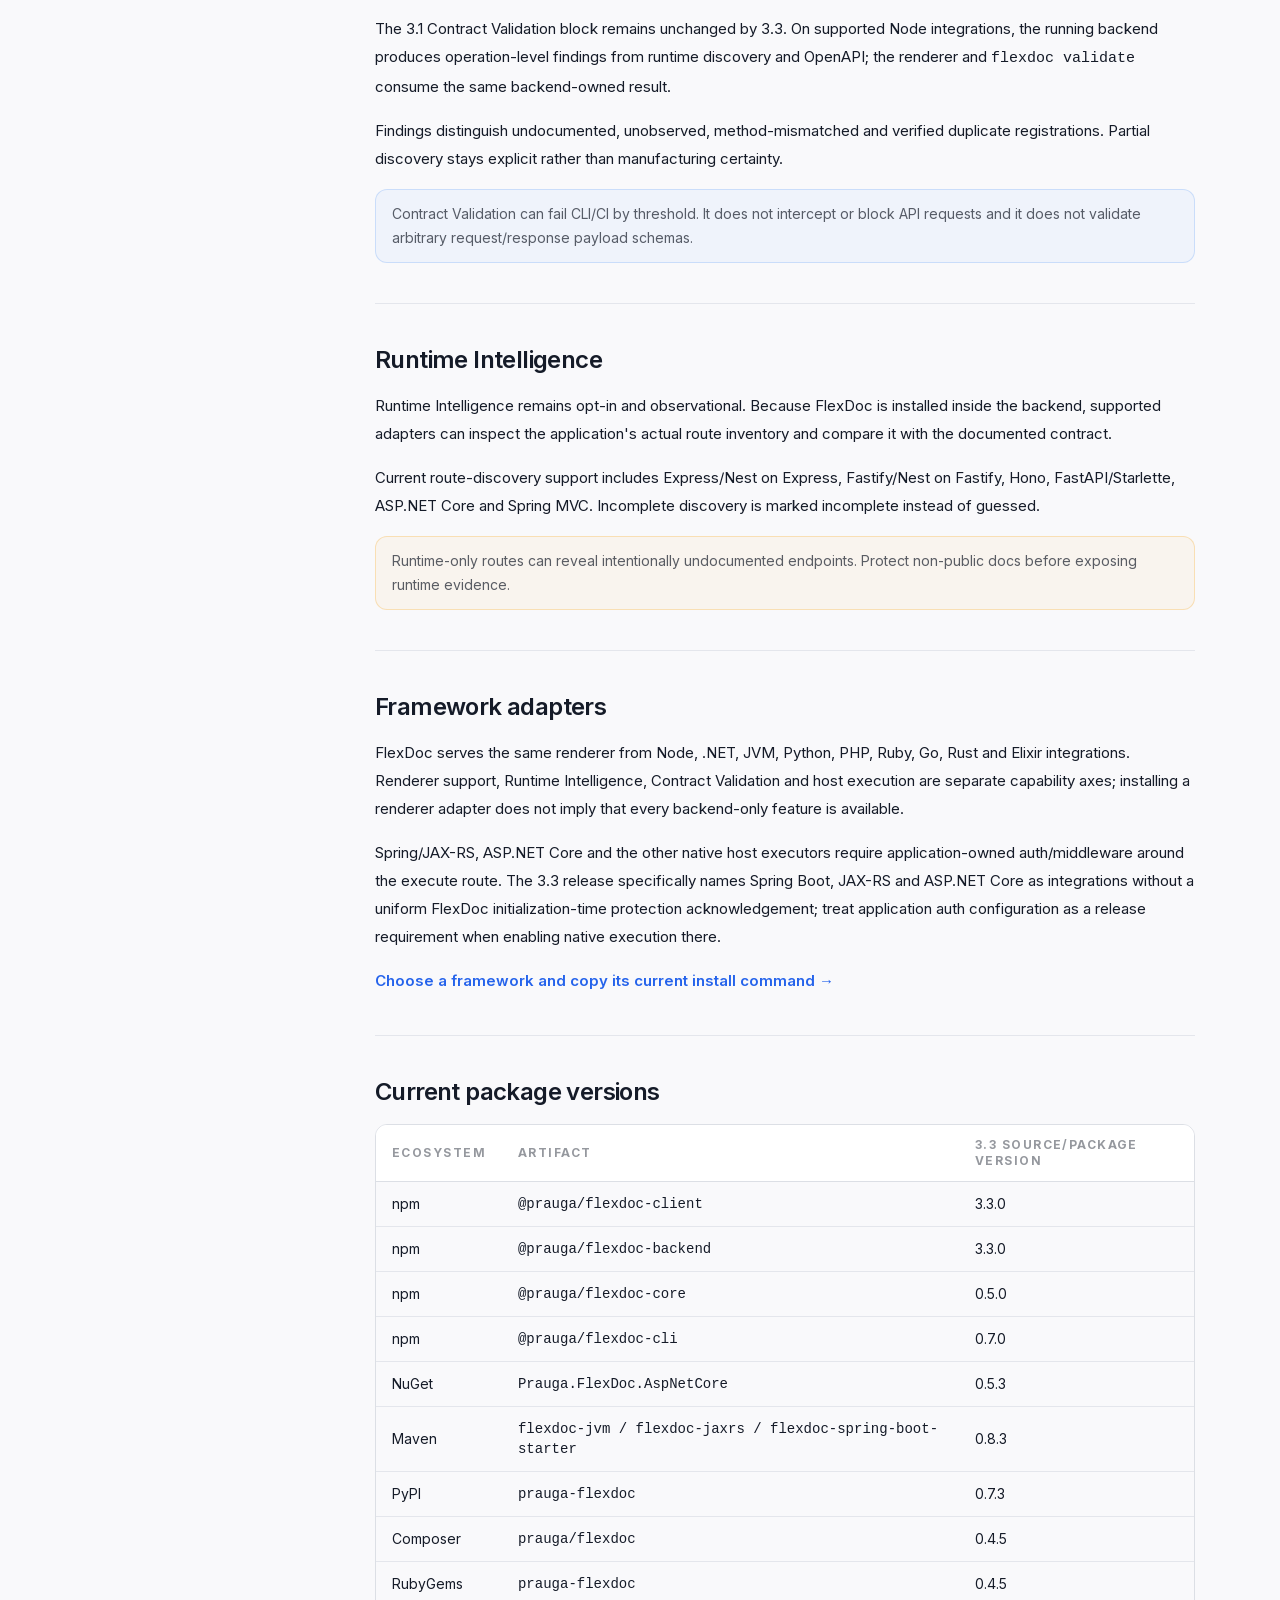
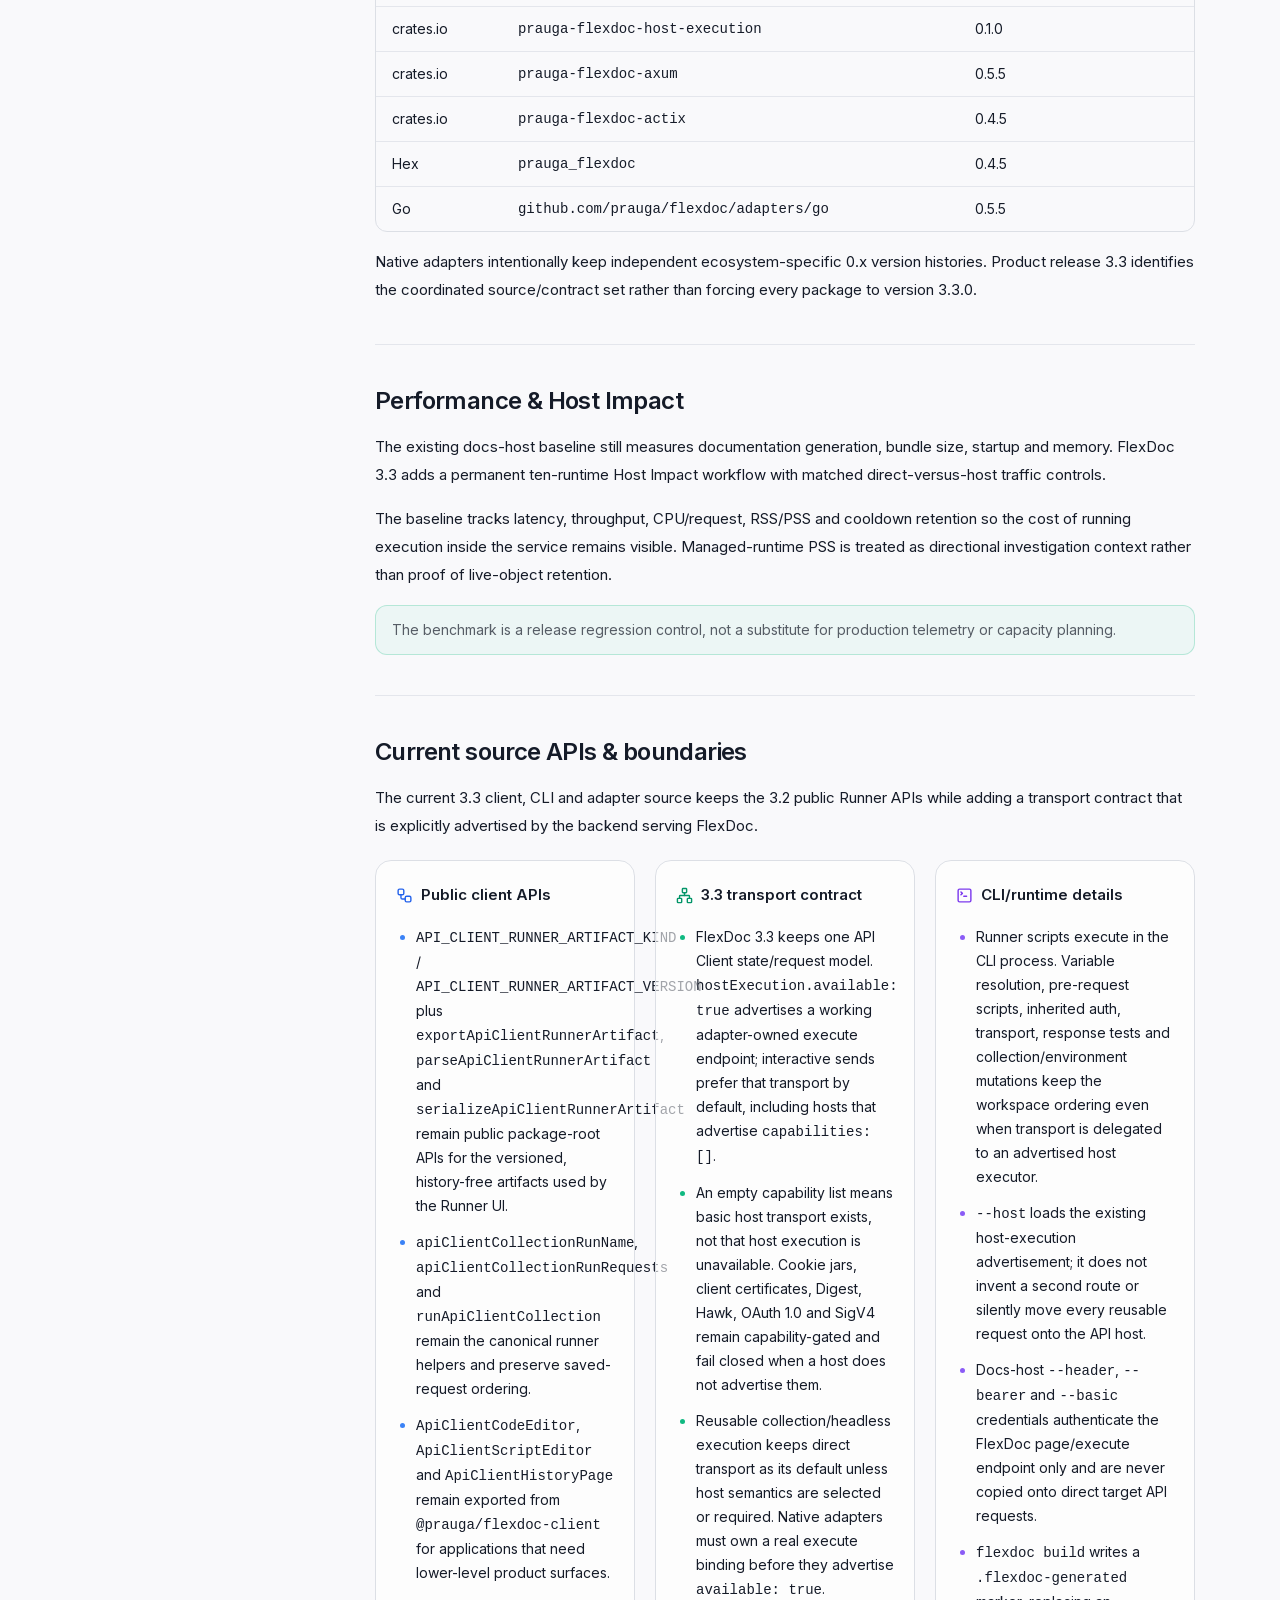
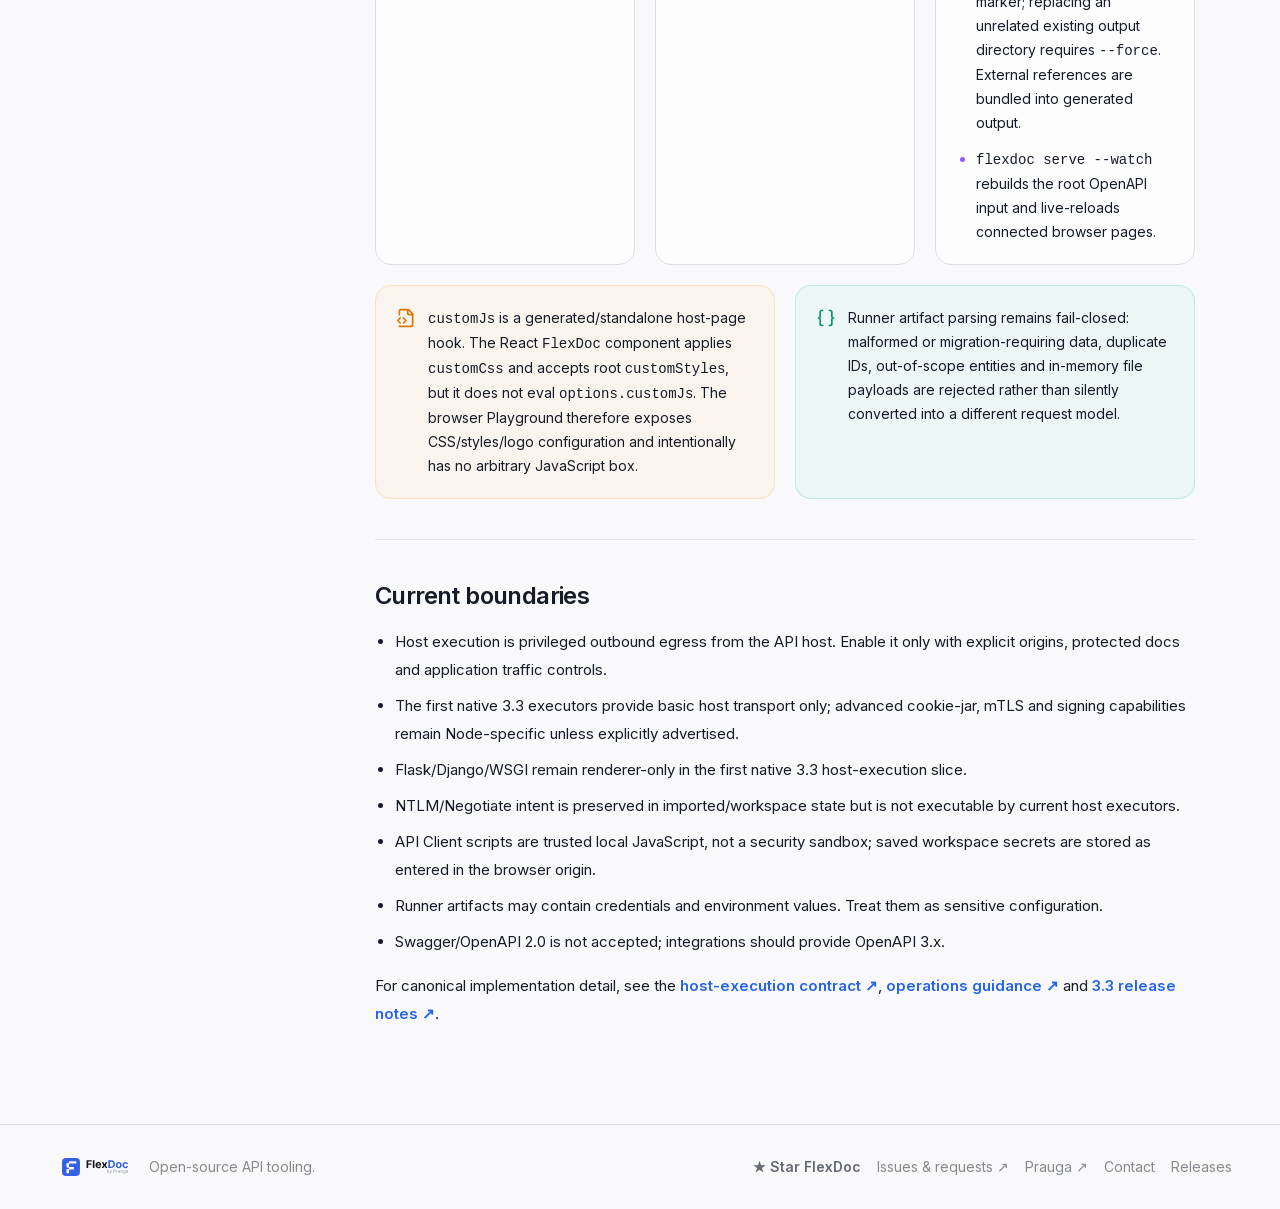
<file: docs/index.html>
<!DOCTYPE html><html lang="en"><head><meta charSet="utf-8"/><meta name="viewport" content="width=device-width, initial-scale=1"/><link rel="preload" href="/_next/static/media/83afe278b6a6bb3c-s.p.2bn3s6zvc0dyp.woff2" as="font" crossorigin="" type="font/woff2"/><link rel="preload" href="/favicon.svg" as="image"/><link rel="stylesheet" href="/_next/static/chunks/3ys-uts0l1kei.css" data-precedence="next"/><link rel="preload" as="script" fetchPriority="low" href="/_next/static/chunks/310vm2bl3xxpt.js"/><script src="/_next/static/chunks/19mx3mg6lkumu.js" async=""></script><script src="/_next/static/chunks/3byuobrkyz9bj.js" async=""></script><script src="/_next/static/chunks/344n2zhqbh4pn.js" async=""></script><script src="/_next/static/chunks/turbopack-0aqb5hlrzlk2g.js" async=""></script><script src="/_next/static/chunks/3fntmmi971322.js" async="" crossorigin=""></script><script src="/_next/static/chunks/2mltuz-dep-x0.js" async="" crossorigin=""></script><script src="/_next/static/chunks/2f-j2dkhd5q3o.js" async="" crossorigin=""></script><title>FlexDoc 3.3.0 Documentation | Backend Execution, Runner &amp; Runtime Intelligence | FlexDoc</title><meta name="description" content="Learn FlexDoc 3.3.0 setup, OpenAPI rendering, Try It, the API Client, cross-runtime API-host execution, security and operations boundaries, the Headless Runner, Runtime Intelligence, Contract Validation and current framework packages."/><meta name="keywords" content="FlexDoc,Prauga,OpenAPI,API documentation,API Client,Backend Execution,API host execution,Headless Runner,Contract Validation,CI,developer tooling"/><meta property="og:title" content="FlexDoc 3.3.0 Documentation | Backend Execution, Runner &amp; Runtime Intelligence"/><meta property="og:description" content="Learn FlexDoc 3.3.0 setup, OpenAPI rendering, Try It, the API Client, cross-runtime API-host execution, security and operations boundaries, the Headless Runner, Runtime Intelligence, Contract Validation and current framework packages."/><meta name="twitter:card" content="summary"/><meta name="twitter:title" content="FlexDoc 3.3.0 Documentation | Backend Execution, Runner &amp; Runtime Intelligence"/><meta name="twitter:description" content="Learn FlexDoc 3.3.0 setup, OpenAPI rendering, Try It, the API Client, cross-runtime API-host execution, security and operations boundaries, the Headless Runner, Runtime Intelligence, Contract Validation and current framework packages."/><link rel="shortcut icon" href="/favicon.ico"/><link rel="icon" href="/favicon.svg" type="image/svg+xml"/><link rel="icon" href="/favicon-32x32.png" sizes="32x32" type="image/png"/><link rel="icon" href="/favicon-16x16.png" sizes="16x16" type="image/png"/><link rel="apple-touch-icon" href="/apple-touch-icon.png" sizes="180x180" type="image/png"/><meta name="next-size-adjust" content=""/><script src="/_next/static/chunks/0cz1d0mv5g_q7.js" noModule=""></script></head><body class="inter_fa93af41-module__0D_jrq__className relative min-h-screen antialiased"><div hidden=""><!--$--><!--/$--></div><div class="pointer-events-none fixed inset-0 -z-10 overflow-hidden" aria-hidden="true"><div class="absolute -left-32 -top-40 h-[520px] w-[520px] rounded-full bg-blue-500/[0.055] blur-3xl dark:bg-blue-400/[0.045]"></div><div class="absolute -right-32 top-[32%] h-[480px] w-[480px] rounded-full bg-violet-500/[0.045] blur-3xl dark:bg-violet-400/[0.035]"></div></div><script>((a,b,c,d,e,f,g,h)=>{let i=document.documentElement,j=["light","dark"];function k(b){var c;(Array.isArray(a)?a:[a]).forEach(a=>{let c="class"===a,d=c&&f?e.map(a=>f[a]||a):e;c?(i.classList.remove(...d),i.classList.add(b)):i.setAttribute(a,b)}),c=b,h&&j.includes(c)&&(i.style.colorScheme=c)}if(d)k(d);else try{let a=localStorage.getItem(b)||c,d=g&&"system"===a?window.matchMedia("(prefers-color-scheme: dark)").matches?"dark":"light":a;k(d)}catch(a){}})("class","theme","system",null,["light","dark"],null,true,true)</script><div class="relative z-0 flex min-h-screen flex-col"><header data-site-header="true" class="sticky top-0 z-50 border-b border-border bg-background/95 backdrop-blur supports-[backdrop-filter]:bg-background/85"><div class="container mx-auto flex h-16 max-w-7xl items-center gap-4 px-4"><a class="flex min-w-0 shrink-0 items-center gap-2 font-semibold tracking-tight" aria-label="FlexDoc overview" href="/"><img src="/favicon.svg" alt="FlexDoc mark" aria-hidden="true" class="h-8 w-8 rounded-lg"/><span class="text-lg">FlexDoc</span></a><div data-product-nav-scroll="true" data-site-product-nav-slot="true" class="product-nav-scroll min-w-0 flex-1"><nav aria-label="FlexDoc product navigation" data-site-desktop-product-nav="true" class="items-center gap-1"><a class="rounded-lg px-3 py-2 text-sm transition text-foreground/60 hover:bg-card hover:text-foreground" href="/">Overview</a><a aria-current="page" class="rounded-lg px-3 py-2 text-sm transition bg-foreground text-background" href="/docs/">Documentation</a><a class="rounded-lg px-3 py-2 text-sm transition text-foreground/60 hover:bg-card hover:text-foreground" href="/releases/">Releases</a><a class="rounded-lg px-3 py-2 text-sm transition text-foreground/60 hover:bg-card hover:text-foreground" href="/demo/">Demo</a><a class="rounded-lg px-3 py-2 text-sm transition text-foreground/60 hover:bg-card hover:text-foreground" href="/client/">API Client</a><a class="rounded-lg px-3 py-2 text-sm transition text-foreground/60 hover:bg-card hover:text-foreground" href="/playground/">Playground</a><a class="rounded-lg px-3 py-2 text-sm transition text-foreground/60 hover:bg-card hover:text-foreground" href="/contact/">Contact</a></nav></div><div class="ml-auto flex shrink-0 items-center gap-1.5"><a href="https://github.com/Prauga/flexdoc" target="_blank" rel="noopener noreferrer" data-site-desktop-github="true" class="rounded-lg px-3 py-2 text-sm font-medium text-foreground/65 transition hover:bg-card hover:text-foreground">GitHub ↗</a><button class="inline-flex h-9 w-9 items-center justify-center rounded-md border bg-background text-sm font-medium transition-colors hover:bg-accent hover:text-accent-foreground"><svg xmlns="http://www.w3.org/2000/svg" fill="none" viewBox="0 0 24 24" stroke-width="1.5" stroke="currentColor" aria-hidden="true" data-slot="icon" class="h-5 w-5 rotate-0 scale-100 transition-all dark:-rotate-90 dark:scale-0"><path stroke-linecap="round" stroke-linejoin="round" d="M12 3v2.25m6.364.386-1.591 1.591M21 12h-2.25m-.386 6.364-1.591-1.591M12 18.75V21m-4.773-4.227-1.591 1.591M5.25 12H3m4.227-4.773L5.636 5.636M15.75 12a3.75 3.75 0 1 1-7.5 0 3.75 3.75 0 0 1 7.5 0Z"></path></svg><svg xmlns="http://www.w3.org/2000/svg" fill="none" viewBox="0 0 24 24" stroke-width="1.5" stroke="currentColor" aria-hidden="true" data-slot="icon" class="absolute h-5 w-5 rotate-90 scale-0 transition-all dark:rotate-0 dark:scale-100"><path stroke-linecap="round" stroke-linejoin="round" d="M21.752 15.002A9.72 9.72 0 0 1 18 15.75c-5.385 0-9.75-4.365-9.75-9.75 0-1.33.266-2.597.748-3.752A9.753 9.753 0 0 0 3 11.25C3 16.635 7.365 21 12.75 21a9.753 9.753 0 0 0 9.002-5.998Z"></path></svg><span class="sr-only">Toggle theme</span></button><button type="button" data-site-mobile-nav-trigger="true" aria-label="Open product navigation" aria-expanded="false" aria-controls="site-mobile-product-nav" class="h-9 w-9 items-center justify-center rounded-lg border border-border bg-card text-foreground/70 transition hover:text-foreground"><svg xmlns="http://www.w3.org/2000/svg" width="18" height="18" viewBox="0 0 24 24" fill="none" stroke="currentColor" stroke-width="2" stroke-linecap="round" stroke-linejoin="round" class="lucide lucide-menu" aria-hidden="true"><path d="M4 12h16"></path><path d="M4 18h16"></path><path d="M4 6h16"></path></svg></button></div></div></header><main class="flex-1"><div class="container mx-auto max-w-7xl px-4 py-10 sm:py-14"><div class="grid gap-10 lg:grid-cols-[230px_minmax(0,760px)] lg:justify-center xl:grid-cols-[250px_minmax(0,820px)]"><aside class="lg:sticky lg:top-28 lg:h-[calc(100vh-8rem)] lg:self-start lg:overflow-y-auto lg:pr-4"><div class="text-xs font-semibold uppercase tracking-[0.16em] text-foreground/40">FlexDoc 3.3</div><div class="mt-2 text-sm font-semibold">Documentation</div><nav class="mt-5 grid grid-cols-2 gap-x-3 gap-y-1 sm:grid-cols-3 lg:grid-cols-1" aria-label="FlexDoc 3.3 documentation sections"><a href="#getting-started" class="rounded-md px-2 py-1.5 text-sm text-foreground/55 transition hover:bg-card hover:text-foreground">Getting started</a><a href="#architecture" class="rounded-md px-2 py-1.5 text-sm text-foreground/55 transition hover:bg-card hover:text-foreground">Architecture</a><a href="#renderer-client" class="rounded-md px-2 py-1.5 text-sm text-foreground/55 transition hover:bg-card hover:text-foreground">Renderer &amp; API Client</a><a href="#host-execution" class="rounded-md px-2 py-1.5 text-sm text-foreground/55 transition hover:bg-card hover:text-foreground">3.3 host execution</a><a href="#native-hosts" class="rounded-md px-2 py-1.5 text-sm text-foreground/55 transition hover:bg-card hover:text-foreground">Native host matrix</a><a href="#security-boundary" class="rounded-md px-2 py-1.5 text-sm text-foreground/55 transition hover:bg-card hover:text-foreground">Security boundary</a><a href="#operations" class="rounded-md px-2 py-1.5 text-sm text-foreground/55 transition hover:bg-card hover:text-foreground">Operations &amp; abuse controls</a><a href="#runner" class="rounded-md px-2 py-1.5 text-sm text-foreground/55 transition hover:bg-card hover:text-foreground">Headless Runner</a><a href="#contract-validation" class="rounded-md px-2 py-1.5 text-sm text-foreground/55 transition hover:bg-card hover:text-foreground">Contract Validation</a><a href="#runtime-intelligence" class="rounded-md px-2 py-1.5 text-sm text-foreground/55 transition hover:bg-card hover:text-foreground">Runtime Intelligence</a><a href="#frameworks" class="rounded-md px-2 py-1.5 text-sm text-foreground/55 transition hover:bg-card hover:text-foreground">Framework adapters</a><a href="#package-matrix" class="rounded-md px-2 py-1.5 text-sm text-foreground/55 transition hover:bg-card hover:text-foreground">Package versions</a><a href="#performance" class="rounded-md px-2 py-1.5 text-sm text-foreground/55 transition hover:bg-card hover:text-foreground">Performance</a><a href="#current-source-api" class="rounded-md px-2 py-1.5 text-sm text-foreground/55 transition hover:bg-card hover:text-foreground">Current source APIs</a><a href="#boundaries" class="rounded-md px-2 py-1.5 text-sm text-foreground/55 transition hover:bg-card hover:text-foreground">Current boundaries</a></nav></aside><div class="min-w-0"><div class="border-b border-border pb-9"><div class="text-sm font-medium text-blue-600 dark:text-blue-300">FlexDoc 3.3 documentation</div><h1 class="mt-3 text-4xl font-semibold tracking-[-0.04em] sm:text-5xl">Using FlexDoc</h1><p class="mt-5 max-w-3xl text-base leading-7 text-foreground/62">FlexDoc is a self-hosted OpenAPI 3.0/3.1 documentation and API workspace. FlexDoc 3.3 keeps the shared renderer, API Client, 3.2 Headless Runner and 3.1 Contract Validation model, then expands controlled API-host execution across supported native runtimes.</p><div class="mt-5 flex flex-wrap gap-3 text-sm"><a class="font-semibold text-blue-600 hover:underline dark:text-blue-300" href="/demo/">Live demo →</a><a class="font-semibold text-blue-600 hover:underline dark:text-blue-300" href="/playground/">Playground →</a><a class="font-semibold text-blue-600 hover:underline dark:text-blue-300" href="/client/">API Client →</a><a href="https://github.com/Prauga/flexdoc/tree/js/v3.3.0" target="_blank" rel="noopener noreferrer" class="font-semibold text-blue-600 hover:underline dark:text-blue-300">3.3 source ↗</a></div></div><section id="getting-started" class="scroll-mt-24 border-b border-border/70 py-10 first:pt-0 last:border-b-0 sm:scroll-mt-28"><h2 class="text-2xl font-semibold tracking-[-0.025em]">Getting started</h2><div class="mt-4 space-y-4 text-[15px] leading-7 text-foreground/68"><p>For React applications, install the 3.3 client package and stylesheet:</p><pre class="mt-4 overflow-x-auto rounded-xl border border-border bg-zinc-950 px-4 py-4 text-[13px] leading-6 text-zinc-100"><code>npm install @prauga/flexdoc-client@3.3.0</code></pre><p>For a backend framework, choose the adapter for that ecosystem. Native packages keep their own semver lines; they are not artificially renumbered to 3.3.0.</p><p><a class="font-semibold text-blue-600 hover:underline dark:text-blue-300" href="/#install">Open the framework install selector →</a></p><div class="mt-5 rounded-xl border px-4 py-3 text-sm leading-6 text-foreground/70 border-blue-500/20 bg-blue-500/5">Renderer contract v1 remains the compatibility boundary. The package matrix below identifies the source/package set coordinated with product release 3.3.</div></div></section><section id="architecture" class="scroll-mt-24 border-b border-border/70 py-10 first:pt-0 last:border-b-0 sm:scroll-mt-28"><h2 class="text-2xl font-semibold tracking-[-0.025em]">Architecture</h2><div class="mt-4 space-y-4 text-[15px] leading-7 text-foreground/68"><p>FlexDoc has one canonical browser renderer and one canonical API Client request model. Framework adapters own the OpenAPI document, local renderer assets and backend-only capabilities; they do not reimplement the UI per language.</p><pre class="mt-4 overflow-x-auto rounded-xl border border-border bg-zinc-950 px-4 py-4 text-[13px] leading-6 text-zinc-100"><code>browser renderer / API Client
        │
        ├── direct browser transport
        │
        └── advertised host transport
              POST &lt;docsPath&gt;/__flexdoc/execute
              X-FlexDoc-Execute: 1</code></pre><p>Host execution changes the network transport of the resolved request. Request editing, variables, auth inheritance, scripts, tests, History, collection ordering and response views remain shared.</p><p>This is the product boundary that comes from FlexDoc being installed inside the backend: a supported adapter can deliberately expose controlled execution from the service/network context without creating a separate Java, Go, Python, Rust, Ruby, Elixir, PHP or .NET API client.</p></div></section><section id="renderer-client" class="scroll-mt-24 border-b border-border/70 py-10 first:pt-0 last:border-b-0 sm:scroll-mt-28"><h2 class="text-2xl font-semibold tracking-[-0.025em]">Renderer, Try It &amp; API Client</h2><div class="mt-4 space-y-4 text-[15px] leading-7 text-foreground/68"><p>The existing product surfaces remain intact in 3.3. The renderer supports OpenAPI 3.0.x/3.1.x, references, server variables, composed/recursive schemas, parameter serialization, generated request samples, Viewer Settings and light/dark/high-contrast appearance.</p><p>Try It and the API Client share the same request editor. The workspace adds collections, nested folders, variables/environments, inherited auth, scripts/tests, searchable History, Postman Collection v2.1/environment import, collection/folder runs and portable Runner artifact export.</p><p>Request bodies include JSON, raw text, URL-encoded, multipart/form-data, binary and GraphQL modes. Pretty/Raw/Preview, response search, header inspection and copy-as-cURL consume the same normalized response regardless of direct or host transport.</p><div class="mt-5 rounded-xl border px-4 py-3 text-sm leading-6 text-foreground/70 border-blue-500/20 bg-blue-500/5">The website <a class="font-semibold text-blue-600 hover:underline dark:text-blue-300" href="/playground/">Playground</a> is a browser-owned renderer/API Client configurator. It cannot manufacture a backend executor. Host availability is advertised by the backend integration serving FlexDoc.</div></div></section><section id="host-execution" class="scroll-mt-24 border-b border-border/70 py-10 first:pt-0 last:border-b-0 sm:scroll-mt-28"><h2 class="text-2xl font-semibold tracking-[-0.025em]">Backend execution in 3.3</h2><div class="mt-4 space-y-4 text-[15px] leading-7 text-foreground/68"><p><strong>Host execution is off by default on the server.</strong> When a serving adapter explicitly enables a real executor and advertises <code>hostExecution.available: true</code>, ordinary interactive API Client sends prefer the API host by default.</p><p>This remains true for <code>capabilities: []</code>. An empty list means basic native host transport is available but no advanced host-only capabilities are advertised; it does not mean the client should fall back to browser fetch for every ordinary request.</p><p>Reusable collection/headless execution deliberately stays direct by default unless the caller explicitly opts into host semantics or the request requires a host-only capability. Requests requiring unsupported capabilities fail closed.</p><pre class="mt-4 overflow-x-auto rounded-xl border border-border bg-zinc-950 px-4 py-4 text-[13px] leading-6 text-zinc-100"><code>setupFlexDoc(app, &#x27;/docs&#x27;, {
  spec,
  options: {
    tryIt: {
      hostExecution: {
        allowedOrigins: [&#x27;https://api.internal.example&#x27;],
        // preferHostExecution: false, // optional Node routing preference
      },
    },
  },
});</code></pre><p>On the Node backend, <code>hostExecution: true</code> also enables the executor and can derive exact origins from OpenAPI servers. For production, prefer an explicit allowlist whenever the intended execution surface is narrower than the specification.</p><pre class="mt-4 overflow-x-auto rounded-xl border border-border bg-zinc-950 px-4 py-4 text-[13px] leading-6 text-zinc-100"><code># Spring Boot example
flexdoc:
  try-it-host-execution: true
  try-it-host-execution-allowed-origins:
    - https://api.example.com
    - https://staging-api.example.com</code></pre><div class="mt-5 rounded-xl border px-4 py-3 text-sm leading-6 text-foreground/70 border-amber-500/25 bg-amber-500/5"><code>X-FlexDoc-Execute: 1</code> is protocol/cross-site friction only. It is not authentication and is not a CSRF token.</div></div></section><section id="native-hosts" class="scroll-mt-24 border-b border-border/70 py-10 first:pt-0 last:border-b-0 sm:scroll-mt-28"><h2 class="text-2xl font-semibold tracking-[-0.025em]">Native 3.3 host-execution matrix</h2><div class="mt-4 space-y-4 text-[15px] leading-7 text-foreground/68"><p>The first native 3.3 integrations advertise availability only when a real execute binding is attached. The first-slice native executors intentionally advertise <code>capabilities: []</code>; Node retains the richer advanced host-only capability set.</p><div class="overflow-x-auto rounded-xl border border-border"><table class="w-full min-w-[760px] text-left text-sm"><thead class="border-b border-border bg-card text-xs uppercase tracking-[0.12em] text-foreground/45"><tr><th class="px-4 py-3">Adapter / framework</th><th class="px-4 py-3">Execute route</th><th class="px-4 py-3">Advertised host-only capability level</th></tr></thead><tbody class="divide-y divide-border/70"><tr><td class="px-4 py-3 font-semibold">Node — Express / Fastify / Hono / Nest</td><td class="px-4 py-3">Yes</td><td class="px-4 py-3 text-foreground/60">cookies, client certificates, Digest, Hawk, OAuth 1.0, AWS SigV4</td></tr><tr><td class="px-4 py-3 font-semibold">Java — Spring Boot</td><td class="px-4 py-3">Yes</td><td class="px-4 py-3 text-foreground/60">basic host transport; capabilities: []</td></tr><tr><td class="px-4 py-3 font-semibold">Java — JAX-RS</td><td class="px-4 py-3">Yes</td><td class="px-4 py-3 text-foreground/60">basic host transport; capabilities: []</td></tr><tr><td class="px-4 py-3 font-semibold">Python — FastAPI / ASGI</td><td class="px-4 py-3">Yes</td><td class="px-4 py-3 text-foreground/60">basic host transport; capabilities: []</td></tr><tr><td class="px-4 py-3 font-semibold">Go</td><td class="px-4 py-3">Yes</td><td class="px-4 py-3 text-foreground/60">basic host transport; capabilities: []</td></tr><tr><td class="px-4 py-3 font-semibold">ASP.NET Core</td><td class="px-4 py-3">Yes</td><td class="px-4 py-3 text-foreground/60">basic host transport; capabilities: []</td></tr><tr><td class="px-4 py-3 font-semibold">Rust — Axum</td><td class="px-4 py-3">Yes</td><td class="px-4 py-3 text-foreground/60">basic host transport; capabilities: []</td></tr><tr><td class="px-4 py-3 font-semibold">Rust — Actix Web</td><td class="px-4 py-3">Yes</td><td class="px-4 py-3 text-foreground/60">basic host transport; capabilities: []</td></tr><tr><td class="px-4 py-3 font-semibold">Ruby — Rack / Rails</td><td class="px-4 py-3">Yes</td><td class="px-4 py-3 text-foreground/60">basic host transport; capabilities: []</td></tr><tr><td class="px-4 py-3 font-semibold">Elixir — Plug / Phoenix</td><td class="px-4 py-3">Yes</td><td class="px-4 py-3 text-foreground/60">basic host transport; capabilities: []</td></tr><tr><td class="px-4 py-3 font-semibold">PHP — Laravel / Symfony</td><td class="px-4 py-3">Yes</td><td class="px-4 py-3 text-foreground/60">basic host transport; capabilities: []</td></tr><tr><td class="px-4 py-3 font-semibold">Python — Flask / Django / WSGI</td><td class="px-4 py-3">No in first 3.3 native slice</td><td class="px-4 py-3 text-foreground/60">renderer-only</td></tr></tbody></table></div><p>Framework-neutral JVM hosting can be reused by other Java/Kotlin integrations, but an integration must own and protect the execute route before it may advertise <code>available: true</code>.</p><p>Bearer, Basic, OAuth 2.0 access tokens and header/query API keys do not require an advanced host-only capability. Cookie API keys require cookie-capable host execution. NTLM intent is preserved in the request model but no current executor advertises NTLM support.</p></div></section><section id="security-boundary" class="scroll-mt-24 border-b border-border/70 py-10 first:pt-0 last:border-b-0 sm:scroll-mt-28"><h2 class="text-2xl font-semibold tracking-[-0.025em]">Host-execution security boundary</h2><div class="mt-4 space-y-4 text-[15px] leading-7 text-foreground/68"><p><code>allowedOrigins</code> is an exact HTTP(S) origin boundary. Private RFC1918/VPC destinations are allowed only when the operator explicitly allowlists the exact origin; link-local and cloud-metadata destinations remain blocked.</p><p>Native hardened transports validate the address set and pin the actual connection to validated addresses while retaining the original hostname for HTTP authority, SNI and TLS certificate verification. They revalidate redirect hops and avoid implicit/system proxy routing so a proxy cannot silently bypass destination policy.</p><ul class="list-disc space-y-2 pl-5"><li>cross-origin redirects are rejected, even if the second origin is allowlisted;</li><li>unsafe transport/browser headers and CR/LF-bearing values are rejected or stripped;</li><li>native execute envelopes are bounded to 32 MiB and returned response bodies to 10 MiB;</li><li>redirects are bounded to five hops and execution timeouts remain clamped;</li><li>server-only Node client certificates and interceptors are never serialized into the browser page.</li></ul><div class="mt-5 rounded-xl border px-4 py-3 text-sm leading-6 text-foreground/70 border-amber-500/25 bg-amber-500/5">Protect the docs subtree and execute POST with the application&#x27;s authentication/authorization policy. If documentation auth is cookie based, keep an intentional application CSRF policy. Origin allowlisting and the FlexDoc marker do not identify or authorize the caller.</div></div></section><section id="operations" class="scroll-mt-24 border-b border-border/70 py-10 first:pt-0 last:border-b-0 sm:scroll-mt-28"><h2 class="text-2xl font-semibold tracking-[-0.025em]">Operations &amp; abuse controls</h2><div class="mt-4 space-y-4 text-[15px] leading-7 text-foreground/68"><p>Host execution turns an interactive request into browser → API host → target API traffic. Treat that as real CPU, memory, socket, DNS/TLS, bandwidth and target-service load.</p><p>FlexDoc&#x27;s transport safety policy is not a per-user abuse policy. Production deployments should apply caller-aware rate limiting, bound concurrent execute requests, reject overload before unbounded queueing, and monitor execute traffic separately from ordinary documentation requests.</p><pre class="mt-4 overflow-x-auto rounded-xl border border-border bg-zinc-950 px-4 py-4 text-[13px] leading-6 text-zinc-100"><code>const admission = createHostExecutionAdmission({ maxInFlight: 16 });

app.use(&#x27;/docs&#x27;, requireDocumentationUser);
app.use(&#x27;/docs/__flexdoc/execute&#x27;, requireSameOriginOrCsrfToken);
app.use(
  &#x27;/docs/__flexdoc/execute&#x27;,
  createHostExecutionAdmissionMiddleware(admission, { retryAfterSeconds: 1 }),
);</code></pre><p>The Spring starter similarly exports <code>FlexDocHostExecutionAdmissionFilter</code>; 16 concurrent execute requests per process is the shipped reference starting point, with HTTP 429 and <code>Retry-After: 1</code> on saturation.</p><p>The shared JVM executor has fixed last-resort ceilings of 64 transport workers, 256 queued executions, 256 total Apache connections and 256 connections per route. Those are resource-safety ceilings, not recommended application concurrency.</p><p>For multi-replica deployments, user/session quotas belong in a shared gateway or distributed limiter. Useful signals include accepted/rejected requests, in-flight count, p95/p99 duration, timeout/DNS/policy/upstream errors, body sizes, outbound connections/egress, CPU and RSS/PSS.</p></div></section><section id="runner" class="scroll-mt-24 border-b border-border/70 py-10 first:pt-0 last:border-b-0 sm:scroll-mt-28"><h2 class="text-2xl font-semibold tracking-[-0.025em]">Headless Runner</h2><div class="mt-4 space-y-4 text-[15px] leading-7 text-foreground/68"><p><strong>The 3.2 Headless Runner remains the portable automation path in 3.3.</strong> Export one saved request, folder subtree or collection with its selected environment as a versioned history-free artifact and execute it locally or in CI.</p><pre class="mt-4 overflow-x-auto rounded-xl border border-border bg-zinc-950 px-4 py-4 text-[13px] leading-6 text-zinc-100"><code>flexdoc run ./pets.flexdoc.json --report ./flexdoc-report.json</code></pre><p>The Runner reuses canonical request ordering, variable mutations, inherited auth, pre-request scripts and response tests. HTTP 4xx/5xx alone is not a Runner failure; transport/build errors, script errors and failed <code>flex.test</code> assertions are.</p><p><code>--host</code> consumes an existing advertised host-execution contract; it does not invent a second execute endpoint. Reusable/headless execution remains direct by default unless host semantics are selected or required.</p><div class="mt-5 rounded-xl border px-4 py-3 text-sm leading-6 text-foreground/70 border-blue-500/20 bg-blue-500/5">Docs-host <code>--header</code>, <code>--bearer</code> and <code>--basic</code> authenticate the FlexDoc docs/host endpoint only and are never copied to a direct target API request.</div></div></section><section id="contract-validation" class="scroll-mt-24 border-b border-border/70 py-10 first:pt-0 last:border-b-0 sm:scroll-mt-28"><h2 class="text-2xl font-semibold tracking-[-0.025em]">Contract Validation</h2><div class="mt-4 space-y-4 text-[15px] leading-7 text-foreground/68"><p>The 3.1 Contract Validation block remains unchanged by 3.3. On supported Node integrations, the running backend produces operation-level findings from runtime discovery and OpenAPI; the renderer and <code>flexdoc validate</code> consume the same backend-owned result.</p><p>Findings distinguish undocumented, unobserved, method-mismatched and verified duplicate registrations. Partial discovery stays explicit rather than manufacturing certainty.</p><div class="mt-5 rounded-xl border px-4 py-3 text-sm leading-6 text-foreground/70 border-blue-500/20 bg-blue-500/5">Contract Validation can fail CLI/CI by threshold. It does not intercept or block API requests and it does not validate arbitrary request/response payload schemas.</div></div></section><section id="runtime-intelligence" class="scroll-mt-24 border-b border-border/70 py-10 first:pt-0 last:border-b-0 sm:scroll-mt-28"><h2 class="text-2xl font-semibold tracking-[-0.025em]">Runtime Intelligence</h2><div class="mt-4 space-y-4 text-[15px] leading-7 text-foreground/68"><p>Runtime Intelligence remains opt-in and observational. Because FlexDoc is installed inside the backend, supported adapters can inspect the application&#x27;s actual route inventory and compare it with the documented contract.</p><p>Current route-discovery support includes Express/Nest on Express, Fastify/Nest on Fastify, Hono, FastAPI/Starlette, ASP.NET Core and Spring MVC. Incomplete discovery is marked incomplete instead of guessed.</p><div class="mt-5 rounded-xl border px-4 py-3 text-sm leading-6 text-foreground/70 border-amber-500/25 bg-amber-500/5">Runtime-only routes can reveal intentionally undocumented endpoints. Protect non-public docs before exposing runtime evidence.</div></div></section><section id="frameworks" class="scroll-mt-24 border-b border-border/70 py-10 first:pt-0 last:border-b-0 sm:scroll-mt-28"><h2 class="text-2xl font-semibold tracking-[-0.025em]">Framework adapters</h2><div class="mt-4 space-y-4 text-[15px] leading-7 text-foreground/68"><p>FlexDoc serves the same renderer from Node, .NET, JVM, Python, PHP, Ruby, Go, Rust and Elixir integrations. Renderer support, Runtime Intelligence, Contract Validation and host execution are separate capability axes; installing a renderer adapter does not imply that every backend-only feature is available.</p><p>Spring/JAX-RS, ASP.NET Core and the other native host executors require application-owned auth/middleware around the execute route. The 3.3 release specifically names Spring Boot, JAX-RS and ASP.NET Core as integrations without a uniform FlexDoc initialization-time protection acknowledgement; treat application auth configuration as a release requirement when enabling native execution there.</p><p><a class="font-semibold text-blue-600 hover:underline dark:text-blue-300" href="/#install">Choose a framework and copy its current install command →</a></p></div></section><section id="package-matrix" class="scroll-mt-24 border-b border-border/70 py-10 first:pt-0 last:border-b-0 sm:scroll-mt-28"><h2 class="text-2xl font-semibold tracking-[-0.025em]">Current package versions</h2><div class="mt-4 space-y-4 text-[15px] leading-7 text-foreground/68"><div class="overflow-x-auto rounded-xl border border-border"><table class="w-full min-w-[720px] text-left text-sm"><thead class="border-b border-border bg-card text-xs uppercase tracking-[0.12em] text-foreground/45"><tr><th class="px-4 py-3">Ecosystem</th><th class="px-4 py-3">Artifact</th><th class="px-4 py-3">3.3 source/package version</th></tr></thead><tbody class="divide-y divide-border/70"><tr><td class="px-4 py-3">npm</td><td class="px-4 py-3 font-mono">@prauga/flexdoc-client</td><td class="px-4 py-3">3.3.0</td></tr><tr><td class="px-4 py-3">npm</td><td class="px-4 py-3 font-mono">@prauga/flexdoc-backend</td><td class="px-4 py-3">3.3.0</td></tr><tr><td class="px-4 py-3">npm</td><td class="px-4 py-3 font-mono">@prauga/flexdoc-core</td><td class="px-4 py-3">0.5.0</td></tr><tr><td class="px-4 py-3">npm</td><td class="px-4 py-3 font-mono">@prauga/flexdoc-cli</td><td class="px-4 py-3">0.7.0</td></tr><tr><td class="px-4 py-3">NuGet</td><td class="px-4 py-3 font-mono">Prauga.FlexDoc.AspNetCore</td><td class="px-4 py-3">0.5.3</td></tr><tr><td class="px-4 py-3">Maven</td><td class="px-4 py-3 font-mono">flexdoc-jvm / flexdoc-jaxrs / flexdoc-spring-boot-starter</td><td class="px-4 py-3">0.8.3</td></tr><tr><td class="px-4 py-3">PyPI</td><td class="px-4 py-3 font-mono">prauga-flexdoc</td><td class="px-4 py-3">0.7.3</td></tr><tr><td class="px-4 py-3">Composer</td><td class="px-4 py-3 font-mono">prauga/flexdoc</td><td class="px-4 py-3">0.4.5</td></tr><tr><td class="px-4 py-3">RubyGems</td><td class="px-4 py-3 font-mono">prauga-flexdoc</td><td class="px-4 py-3">0.4.5</td></tr><tr><td class="px-4 py-3">crates.io</td><td class="px-4 py-3 font-mono">prauga-flexdoc-host-execution</td><td class="px-4 py-3">0.1.0</td></tr><tr><td class="px-4 py-3">crates.io</td><td class="px-4 py-3 font-mono">prauga-flexdoc-axum</td><td class="px-4 py-3">0.5.5</td></tr><tr><td class="px-4 py-3">crates.io</td><td class="px-4 py-3 font-mono">prauga-flexdoc-actix</td><td class="px-4 py-3">0.4.5</td></tr><tr><td class="px-4 py-3">Hex</td><td class="px-4 py-3 font-mono">prauga_flexdoc</td><td class="px-4 py-3">0.4.5</td></tr><tr><td class="px-4 py-3">Go</td><td class="px-4 py-3 font-mono">github.com/prauga/flexdoc/adapters/go</td><td class="px-4 py-3">0.5.5</td></tr></tbody></table></div><p>Native adapters intentionally keep independent ecosystem-specific 0.x version histories. Product release 3.3 identifies the coordinated source/contract set rather than forcing every package to version 3.3.0.</p></div></section><section id="performance" class="scroll-mt-24 border-b border-border/70 py-10 first:pt-0 last:border-b-0 sm:scroll-mt-28"><h2 class="text-2xl font-semibold tracking-[-0.025em]">Performance &amp; Host Impact</h2><div class="mt-4 space-y-4 text-[15px] leading-7 text-foreground/68"><p>The existing docs-host baseline still measures documentation generation, bundle size, startup and memory. FlexDoc 3.3 adds a permanent ten-runtime Host Impact workflow with matched direct-versus-host traffic controls.</p><p>The baseline tracks latency, throughput, CPU/request, RSS/PSS and cooldown retention so the cost of running execution inside the service remains visible. Managed-runtime PSS is treated as directional investigation context rather than proof of live-object retention.</p><div class="mt-5 rounded-xl border px-4 py-3 text-sm leading-6 text-foreground/70 border-emerald-500/25 bg-emerald-500/5">The benchmark is a release regression control, not a substitute for production telemetry or capacity planning.</div></div></section><section id="current-source-api" class="scroll-mt-24 border-b border-border/70 py-10 sm:scroll-mt-28"><h2 class="text-2xl font-semibold tracking-[-0.025em]">Current source APIs &amp; boundaries</h2><div class="mt-4 space-y-5 text-[15px] leading-7 text-foreground/68"><p>The current 3.3 client, CLI and adapter source keeps the 3.2 public Runner APIs while adding a transport contract that is explicitly advertised by the backend serving FlexDoc.</p><div class="grid gap-5 lg:grid-cols-3"><article class="rounded-2xl border border-border bg-card/60 p-5"><div class="flex items-center gap-2 font-semibold text-foreground"><svg xmlns="http://www.w3.org/2000/svg" width="17" height="17" viewBox="0 0 24 24" fill="none" stroke="currentColor" stroke-width="2" stroke-linecap="round" stroke-linejoin="round" class="lucide lucide-workflow text-blue-600 dark:text-blue-300" aria-hidden="true"><rect width="8" height="8" x="3" y="3" rx="2"></rect><path d="M7 11v4a2 2 0 0 0 2 2h4"></path><rect width="8" height="8" x="13" y="13" rx="2"></rect></svg> Public client APIs</div><ul class="mt-4 list-disc space-y-3 pl-5 text-sm leading-6 marker:text-blue-500"><li><code>API_CLIENT_RUNNER_ARTIFACT_KIND</code> / <code>API_CLIENT_RUNNER_ARTIFACT_VERSION</code> plus <code>exportApiClientRunnerArtifact</code>, <code>parseApiClientRunnerArtifact</code> and <code>serializeApiClientRunnerArtifact</code> remain public package-root APIs for the versioned, history-free artifacts used by the Runner UI.</li><li><code>apiClientCollectionRunName</code>, <code>apiClientCollectionRunRequests</code> and <code>runApiClientCollection</code> remain the canonical runner helpers and preserve saved-request ordering.</li><li><code>ApiClientCodeEditor</code>, <code>ApiClientScriptEditor</code> and <code>ApiClientHistoryPage</code> remain exported from <code>@prauga/flexdoc-client</code> for applications that need lower-level product surfaces.</li></ul></article><article class="rounded-2xl border border-border bg-card/60 p-5"><div class="flex items-center gap-2 font-semibold text-foreground"><svg xmlns="http://www.w3.org/2000/svg" width="17" height="17" viewBox="0 0 24 24" fill="none" stroke="currentColor" stroke-width="2" stroke-linecap="round" stroke-linejoin="round" class="lucide lucide-network text-emerald-600 dark:text-emerald-300" aria-hidden="true"><rect x="16" y="16" width="6" height="6" rx="1"></rect><rect x="2" y="16" width="6" height="6" rx="1"></rect><rect x="9" y="2" width="6" height="6" rx="1"></rect><path d="M5 16v-3a1 1 0 0 1 1-1h12a1 1 0 0 1 1 1v3"></path><path d="M12 12V8"></path></svg> 3.3 transport contract</div><ul class="mt-4 list-disc space-y-3 pl-5 text-sm leading-6 marker:text-emerald-500"><li>FlexDoc 3.3 keeps one API Client state/request model. <code>hostExecution.available: true</code> advertises a working adapter-owned execute endpoint; interactive sends prefer that transport by default, including hosts that advertise <code>capabilities: []</code>.</li><li>An empty capability list means basic host transport exists, not that host execution is unavailable. Cookie jars, client certificates, Digest, Hawk, OAuth 1.0 and SigV4 remain capability-gated and fail closed when a host does not advertise them.</li><li>Reusable collection/headless execution keeps direct transport as its default unless host semantics are selected or required. Native adapters must own a real execute binding before they advertise <code>available: true</code>.</li></ul></article><article class="rounded-2xl border border-border bg-card/60 p-5"><div class="flex items-center gap-2 font-semibold text-foreground"><svg xmlns="http://www.w3.org/2000/svg" width="17" height="17" viewBox="0 0 24 24" fill="none" stroke="currentColor" stroke-width="2" stroke-linecap="round" stroke-linejoin="round" class="lucide lucide-square-terminal text-violet-600 dark:text-violet-300" aria-hidden="true"><path d="m7 11 2-2-2-2"></path><path d="M11 13h4"></path><rect width="18" height="18" x="3" y="3" rx="2" ry="2"></rect></svg> CLI/runtime details</div><ul class="mt-4 list-disc space-y-3 pl-5 text-sm leading-6 marker:text-violet-500"><li>Runner scripts execute in the CLI process. Variable resolution, pre-request scripts, inherited auth, transport, response tests and collection/environment mutations keep the workspace ordering even when transport is delegated to an advertised host executor.</li><li><code>--host</code> loads the existing host-execution advertisement; it does not invent a second route or silently move every reusable request onto the API host.</li><li>Docs-host <code>--header</code>, <code>--bearer</code> and <code>--basic</code> credentials authenticate the FlexDoc page/execute endpoint only and are never copied onto direct target API requests.</li><li><code>flexdoc build</code> writes a <code>.flexdoc-generated</code> marker; replacing an unrelated existing output directory requires <code>--force</code>. External references are bundled into generated output.</li><li><code>flexdoc serve --watch</code> rebuilds the root OpenAPI input and live-reloads connected browser pages.</li></ul></article></div><div class="grid gap-5 md:grid-cols-2"><div class="flex items-start gap-3 rounded-2xl border border-amber-500/20 bg-amber-500/5 p-5 text-sm leading-6"><svg xmlns="http://www.w3.org/2000/svg" width="24" height="24" viewBox="0 0 24 24" fill="none" stroke="currentColor" stroke-width="2" stroke-linecap="round" stroke-linejoin="round" class="lucide lucide-file-code2 lucide-file-code-2 mt-0.5 h-5 w-5 shrink-0 text-amber-600 dark:text-amber-300" aria-hidden="true"><path d="M4 22h14a2 2 0 0 0 2-2V7l-5-5H6a2 2 0 0 0-2 2v4"></path><path d="M14 2v4a2 2 0 0 0 2 2h4"></path><path d="m5 12-3 3 3 3"></path><path d="m9 18 3-3-3-3"></path></svg><p><code>customJs</code> is a generated/standalone host-page hook. The React <code>FlexDoc</code> component applies <code>customCss</code> and accepts root <code>customStyles</code>, but it does not eval <code>options.customJs</code>. The browser Playground therefore exposes CSS/styles/logo configuration and intentionally has no arbitrary JavaScript box.</p></div><div class="flex items-start gap-3 rounded-2xl border border-emerald-500/20 bg-emerald-500/5 p-5 text-sm leading-6"><svg xmlns="http://www.w3.org/2000/svg" width="24" height="24" viewBox="0 0 24 24" fill="none" stroke="currentColor" stroke-width="2" stroke-linecap="round" stroke-linejoin="round" class="lucide lucide-braces mt-0.5 h-5 w-5 shrink-0 text-emerald-600 dark:text-emerald-300" aria-hidden="true"><path d="M8 3H7a2 2 0 0 0-2 2v5a2 2 0 0 1-2 2 2 2 0 0 1 2 2v5c0 1.1.9 2 2 2h1"></path><path d="M16 21h1a2 2 0 0 0 2-2v-5c0-1.1.9-2 2-2a2 2 0 0 1-2-2V5a2 2 0 0 0-2-2h-1"></path></svg><p>Runner artifact parsing remains fail-closed: malformed or migration-requiring data, duplicate IDs, out-of-scope entities and in-memory file payloads are rejected rather than silently converted into a different request model.</p></div></div></div></section><section id="boundaries" class="scroll-mt-24 border-b border-border/70 py-10 first:pt-0 last:border-b-0 sm:scroll-mt-28"><h2 class="text-2xl font-semibold tracking-[-0.025em]">Current boundaries</h2><div class="mt-4 space-y-4 text-[15px] leading-7 text-foreground/68"><ul class="list-disc space-y-2 pl-5"><li>Host execution is privileged outbound egress from the API host. Enable it only with explicit origins, protected docs and application traffic controls.</li><li>The first native 3.3 executors provide basic host transport only; advanced cookie-jar, mTLS and signing capabilities remain Node-specific unless explicitly advertised.</li><li>Flask/Django/WSGI remain renderer-only in the first native 3.3 host-execution slice.</li><li>NTLM/Negotiate intent is preserved in imported/workspace state but is not executable by current host executors.</li><li>API Client scripts are trusted local JavaScript, not a security sandbox; saved workspace secrets are stored as entered in the browser origin.</li><li>Runner artifacts may contain credentials and environment values. Treat them as sensitive configuration.</li><li>Swagger/OpenAPI 2.0 is not accepted; integrations should provide OpenAPI 3.x.</li></ul><p>For canonical implementation detail, see the <a href="https://github.com/Prauga/flexdoc/blob/main/docs/host-execution.md" target="_blank" rel="noopener noreferrer" class="font-semibold text-blue-600 hover:underline dark:text-blue-300">host-execution contract ↗</a>, <a href="https://github.com/Prauga/flexdoc/blob/main/docs/host-execution-operations.md" target="_blank" rel="noopener noreferrer" class="font-semibold text-blue-600 hover:underline dark:text-blue-300">operations guidance ↗</a> and <a href="https://github.com/Prauga/flexdoc/blob/main/docs/releases/3.3.md" target="_blank" rel="noopener noreferrer" class="font-semibold text-blue-600 hover:underline dark:text-blue-300">3.3 release notes ↗</a>.</p></div></section></div></div></div><!--$--><!--/$--></main><footer class="border-t border-border px-4 py-8"><div class="container mx-auto flex max-w-7xl flex-col gap-3 text-sm text-foreground/50 sm:flex-row sm:items-center sm:justify-between"><div class="flex items-center gap-2"><img src="/favicon.svg" alt="FlexDoc mark" aria-hidden="true" class="h-6 w-6 rounded-md"/><span>Open-source API tooling.</span></div><div class="flex flex-wrap items-center gap-x-4 gap-y-2"><a href="https://github.com/Prauga/flexdoc" target="_blank" rel="noopener noreferrer" class="font-semibold text-foreground/65 transition hover:text-foreground">★ Star FlexDoc</a><a href="https://github.com/Prauga/flexdoc/issues" target="_blank" rel="noopener noreferrer" class="transition hover:text-foreground">Issues &amp; requests ↗</a><a href="https://prauga.com" target="_blank" rel="noopener noreferrer" class="transition hover:text-foreground">Prauga ↗</a><a class="transition hover:text-foreground" href="/contact/">Contact</a><a class="transition hover:text-foreground" href="/releases/">Releases</a></div></div></footer></div><script src="/_next/static/chunks/310vm2bl3xxpt.js" id="_R_" async=""></script><script>(self.__next_f=self.__next_f||[]).push([0])</script><script>self.__next_f.push([1,"1:\"$Sreact.fragment\"\n2:I[27423,[\"/_next/static/chunks/3fntmmi971322.js\",\"/_next/static/chunks/2mltuz-dep-x0.js\",\"/_next/static/chunks/2f-j2dkhd5q3o.js\"],\"ThemeProvider\"]\n3:I[62966,[\"/_next/static/chunks/3fntmmi971322.js\",\"/_next/static/chunks/2mltuz-dep-x0.js\",\"/_next/static/chunks/2f-j2dkhd5q3o.js\"],\"ReleaseFeedProvider\"]\n4:I[53933,[\"/_next/static/chunks/3fntmmi971322.js\",\"/_next/static/chunks/2mltuz-dep-x0.js\",\"/_next/static/chunks/2f-j2dkhd5q3o.js\"],\"AnnouncementProvider\"]\n5:I[46909,[\"/_next/static/chunks/3fntmmi971322.js\",\"/_next/static/chunks/2mltuz-dep-x0.js\",\"/_next/static/chunks/2f-j2dkhd5q3o.js\"],\"SiteCodeCopyEnhancer\"]\n6:I[64435,[\"/_next/static/chunks/3fntmmi971322.js\",\"/_next/static/chunks/2mltuz-dep-x0.js\",\"/_next/static/chunks/2f-j2dkhd5q3o.js\"],\"SiteImageZoomEnhancer\"]\n7:I[70484,[\"/_next/static/chunks/3fntmmi971322.js\",\"/_next/static/chunks/2mltuz-dep-x0.js\",\"/_next/static/chunks/2f-j2dkhd5q3o.js\"],\"AnnouncementBanner\"]\n8:I[3020,[\"/_next/static/chunks/3fntmmi971322.js\",\"/_next/static/chunks/2mltuz-dep-x0.js\",\"/_next/static/chunks/2f-j2dkhd5q3o.js\"],\"SiteHeader\"]\n9:I[39756,[\"/_next/static/chunks/3fntmmi971322.js\",\"/_next/static/chunks/2mltuz-dep-x0.js\",\"/_next/static/chunks/2f-j2dkhd5q3o.js\"],\"default\"]\na:I[37457,[\"/_next/static/chunks/3fntmmi971322.js\",\"/_next/static/chunks/2mltuz-dep-x0.js\",\"/_next/static/chunks/2f-j2dkhd5q3o.js\"],\"default\"]\nb:I[22016,[\"/_next/static/chunks/3fntmmi971322.js\",\"/_next/static/chunks/2mltuz-dep-x0.js\",\"/_next/static/chunks/2f-j2dkhd5q3o.js\"],\"\"]\nf:I[68027,[\"/_next/static/chunks/3fntmmi971322.js\",\"/_next/static/chunks/2mltuz-dep-x0.js\",\"/_next/static/chunks/2f-j2dkhd5q3o.js\"],\"default\",1]\n:HL[\"/_next/static/chunks/3ys-uts0l1kei.css\",\"style\"]\n:HL[\"/_next/static/media/83afe278b6a6bb3c-s.p.2bn3s6zvc0dyp.woff2\",\"font\",{\"crossOrigin\":\"\",\"type\":\"font/woff2\"}]\n:HL[\"/favicon.svg\",\"image\"]\nd:X\n0:{\"P\":null,\"c\":[\"\",\"docs\",\"\"],\"q\":\"\",\"i\":false,\"f\":[[[\"\",{\"children\":[\"docs\",{\"children\":[\"__PAGE__\",{},\"$undefined\",\"$undefined\",4608]},\"$undefined\",\"$undefined\",4608]},\"$undefined\",\"$undefined\",4624],[[\"$\",\"$1\",\"c\",{\"children\":[[[\"$\",\"link\",\"0\",{\"rel\":\"stylesheet\",\"href\":\"/_next/static/chunks/3ys-uts0l1kei.css\",\"precedence\":\"next\",\"crossOrigin\":\"$undefined\",\"nonce\":\"$undefined\"}],[\"$\",\"script\",\"script-0\",{\"src\":\"/_next/static/chunks/3fntmmi971322.js\",\"async\":true,\"nonce\":\"$undefined\"}],[\"$\",\"script\",\"script-1\",{\"src\":\"/_next/static/chunks/2mltuz-dep-x0.js\",\"async\":true,\"nonce\":\"$undefined\"}],[\"$\",\"script\",\"script-2\",{\"src\":\"/_next/static/chunks/2f-j2dkhd5q3o.js\",\"async\":true,\"nonce\":\"$undefined\"}]],[\"$\",\"html\",null,{\"lang\":\"en\",\"suppressHydrationWarning\":true,\"children\":[\"$\",\"body\",null,{\"className\":\"inter_fa93af41-module__0D_jrq__className relative min-h-screen antialiased\",\"children\":[[\"$\",\"div\",null,{\"className\":\"pointer-events-none fixed inset-0 -z-10 overflow-hidden\",\"aria-hidden\":\"true\",\"children\":[[\"$\",\"div\",null,{\"className\":\"absolute -left-32 -top-40 h-[520px] w-[520px] rounded-full bg-blue-500/[0.055] blur-3xl dark:bg-blue-400/[0.045]\"}],[\"$\",\"div\",null,{\"className\":\"absolute -right-32 top-[32%] h-[480px] w-[480px] rounded-full bg-violet-500/[0.045] blur-3xl dark:bg-violet-400/[0.035]\"}]]}],[\"$\",\"$L2\",null,{\"attribute\":\"class\",\"defaultTheme\":\"system\",\"enableSystem\":true,\"disableTransitionOnChange\":true,\"children\":[\"$\",\"$L3\",null,{\"children\":[\"$\",\"$L4\",null,{\"children\":[[\"$\",\"$L5\",null,{}],[\"$\",\"$L6\",null,{}],[\"$\",\"div\",null,{\"className\":\"relative z-0 flex min-h-screen flex-col\",\"children\":[[\"$\",\"$L7\",null,{}],[\"$\",\"$L8\",null,{}],[\"$\",\"main\",null,{\"className\":\"flex-1\",\"children\":[\"$\",\"$L9\",null,{\"parallelRouterKey\":\"children\",\"error\":\"$undefined\",\"errorStyles\":\"$undefined\",\"errorScripts\":\"$undefined\",\"template\":[\"$\",\"$La\",null,{}],\"templateStyles\":\"$undefined\",\"templateScripts\":\"$undefined\",\"notFound\":[[[\"$\",\"title\",null,{\"children\":\"404: This page could not be found.\"}],[\"$\",\"div\",null,{\"style\":{\"fontFamily\":\"system-ui,\\\"Segoe UI\\\",Roboto,Helvetica,Arial,sans-serif,\\\"Apple Color Emoji\\\",\\\"Segoe UI Emoji\\\"\",\"height\":\"100vh\",\"textAlign\":\"center\",\"display\":\"flex\",\"flexDirection\":\"column\",\"alignItems\":\"center\",\"justifyContent\":\"center\"},\"children\":[\"$\",\"div\",null,{\"children\":[[\"$\",\"style\",null,{\"dangerouslySetInnerHTML\":{\"__html\":\"body{color:#000;background:#fff;margin:0}.next-error-h1{border-right:1px solid rgba(0,0,0,.3)}@media (prefers-color-scheme:dark){body{color:#fff;background:#000}.next-error-h1{border-right:1px solid rgba(255,255,255,.3)}}\"}}],[\"$\",\"h1\",null,{\"className\":\"next-error-h1\",\"style\":{\"display\":\"inline-block\",\"margin\":\"0 20px 0 0\",\"padding\":\"0 23px 0 0\",\"fontSize\":24,\"fontWeight\":500,\"verticalAlign\":\"top\",\"lineHeight\":\"49px\"},\"children\":404}],[\"$\",\"div\",null,{\"style\":{\"display\":\"inline-block\"},\"children\":[\"$\",\"h2\",null,{\"style\":{\"fontSize\":14,\"fontWeight\":400,\"lineHeight\":\"49px\",\"margin\":0},\"children\":\"This page could not be found.\"}]}]]}]}]],[]],\"forbidden\":\"$undefined\",\"unauthorized\":\"$undefined\"}]}],[\"$\",\"footer\",null,{\"className\":\"border-t border-border px-4 py-8\",\"children\":[\"$\",\"div\",null,{\"className\":\"container mx-auto flex max-w-7xl flex-col gap-3 text-sm text-foreground/50 sm:flex-row sm:items-center sm:justify-between\",\"children\":[[\"$\",\"div\",null,{\"className\":\"flex items-center gap-2\",\"children\":[[\"$\",\"img\",null,{\"src\":\"/favicon.svg\",\"alt\":\"FlexDoc mark\",\"aria-hidden\":\"true\",\"className\":\"h-6 w-6 rounded-md\"}],[\"$\",\"span\",null,{\"children\":\"Open-source API tooling.\"}]]}],[\"$\",\"div\",null,{\"className\":\"flex flex-wrap items-center gap-x-4 gap-y-2\",\"children\":[[\"$\",\"a\",null,{\"href\":\"https://github.com/Prauga/flexdoc\",\"target\":\"_blank\",\"rel\":\"noopener noreferrer\",\"className\":\"font-semibold text-foreground/65 transition hover:text-foreground\",\"children\":\"★ Star FlexDoc\"}],[\"$\",\"a\",null,{\"href\":\"https://github.com/Prauga/flexdoc/issues\",\"target\":\"_blank\",\"rel\":\"noopener noreferrer\",\"className\":\"transition hover:text-foreground\",\"children\":\"Issues \u0026 requests ↗\"}],[\"$\",\"a\",null,{\"href\":\"https://prauga.com\",\"target\":\"_blank\",\"rel\":\"noopener noreferrer\",\"className\":\"transition hover:text-foreground\",\"children\":\"Prauga ↗\"}],[\"$\",\"$Lb\",null,{\"href\":\"/contact\",\"className\":\"transition hover:text-foreground\",\"children\":\"Contact\"}],[\"$\",\"$Lb\",null,{\"href\":\"/releases\",\"className\":\"transition hover:text-foreground\",\"children\":\"Releases\"}]]}]]}]}]]}]]}]}]}]]}]}]]}],{\"children\":[[\"$\",\"$1\",\"c\",{\"children\":[null,[\"$\",\"$L9\",null,{\"parallelRouterKey\":\"children\",\"error\":\"$undefined\",\"errorStyles\":\"$undefined\",\"errorScripts\":\"$undefined\",\"template\":[\"$\",\"$La\",null,{}],\"templateStyles\":\"$undefined\",\"templateScripts\":\"$undefined\",\"notFound\":\"$undefined\",\"forbidden\":\"$undefined\",\"unauthorized\":\"$undefined\"}]]}],{\"children\":[\"$Lc\",{},null,false,null]},null,false,\"$d\"]},null,false,null],\"$Le\",false]],\"m\":\"$undefined\",\"G\":[\"$f\",[\"$L10\"]],\"S\":true,\"h\":null,\"r\":\"$undefined\",\"s\":\"$undefined\",\"a\":\"$undefined\",\"l\":\"$undefined\",\"p\":\"$undefined\",\"d\":\"$undefined\",\"b\":\"rWaNaQ2X2DjwMTI3d_vJk\"}\n25:I[97367,[\"/_next/static/chunks/3fntmmi971322.js\",\"/_next/static/chunks/2mltuz-dep-x0.js\",\"/_next/static/chunks/2f-j2dkhd5q3o.js\"],\"ViewportBoundary\"]\n27:I[97367,[\"/_next/static/chunks/3fntmmi971322.js\",\"/_next/static/chunks/2mltuz-dep-x0.js\",\"/_next/static/chunks/2f-j2dkhd5q3o.js\"],\"MetadataBoundary\"]\n28:\"$Sreact.suspense\"\nc:[\"$\",\"$1\",\"c\",{\"children\":[[\"$\",\"div\",null,{\"className\":\"container mx-auto max-w-7xl px-4 py-10 sm:py-14\",\"children\":[\"$\",\"div\",null,{\"className\":\"grid gap-10 lg:grid-cols-[230px_minmax(0,760px)] lg:justify-center xl:grid-cols-[250px_minmax(0,820px)]\",\"children\":[[\"$\",\"aside\",null,{\"className\":\"lg:sticky lg:top-28 lg:h-[calc(100vh-8rem)] lg:self-start lg:overflow-y-auto lg:pr-4\",\"children\":[[\"$\",\"div\",null,{\"className\":\"text-xs font-semibold uppercase tracking-[0.16em] text-foreground/40\",\"children\":\"FlexDoc 3.3\"}],[\"$\",\"div\",null,{\"className\":\"mt-2 text-sm font-semibold\",\"children\":\"Documentation\"}],[\"$\",\"nav\",null,{\"className\":\"mt-5 grid grid-cols-2 gap-x-3 gap-y-1 sm:grid-cols-3 lg:grid-cols-1\",\"aria-label\":\"FlexDoc 3.3 documentation sections\",\"children\":[[\"$\",\"a\",\"getting-started\",{\"href\":\"#getting-started\",\"className\":\"rounded-md px-2 py-1.5 text-sm text-foreground/55 transition hover:bg-card hover:text-foreground\",\"children\":\"Getting started\"}],[\"$\",\"a\",\"architecture\",{\"href\":\"#architecture\",\"className\":\"rounded-md px-2 py-1.5 text-sm text-foreground/55 transition hover:bg-card hover:text-foreground\",\"children\":\"Architecture\"}],[\"$\",\"a\",\"renderer-client\",{\"href\":\"#renderer-client\",\"className\":\"rounded-md px-2 py-1.5 text-sm text-foreground/55 transition hover:bg-card hover:text-foreground\",\"children\":\"Renderer \u0026 API Client\"}],[\"$\",\"a\",\"host-execution\",{\"href\":\"#host-execution\",\"className\":\"rounded-md px-2 py-1.5 text-sm text-foreground/55 transition hover:bg-card hover:text-foreground\",\"children\":\"3.3 host execution\"}],[\"$\",\"a\",\"native-hosts\",{\"href\":\"#native-hosts\",\"className\":\"rounded-md px-2 py-1.5 text-sm text-foreground/55 transition hover:bg-card hover:text-foreground\",\"children\":\"Native host matrix\"}],[\"$\",\"a\",\"security-boundary\",{\"href\":\"#security-boundary\",\"className\":\"rounded-md px-2 py-1.5 text-sm text-foreground/55 transition hover:bg-card hover:text-foreground\",\"children\":\"Security boundary\"}],[\"$\",\"a\",\"operations\",{\"href\":\"#operations\",\"className\":\"rounded-md px-2 py-1.5 text-sm text-foreground/55 transition hover:bg-card hover:text-foreground\",\"children\":\"Operations \u0026 abuse controls\"}],[\"$\",\"a\",\"runner\",{\"href\":\"#runner\",\"className\":\"rounded-md px-2 py-1.5 text-sm text-foreground/55 transition hover:bg-card hover:text-foreground\",\"children\":\"Headless Runner\"}],[\"$\",\"a\",\"contract-validation\",{\"href\":\"#contract-validation\",\"className\":\"rounded-md px-2 py-1.5 text-sm text-foreground/55 transition hover:bg-card hover:text-foreground\",\"children\":\"Contract Validation\"}],[\"$\",\"a\",\"runtime-intelligence\",{\"href\":\"#runtime-intelligence\",\"className\":\"rounded-md px-2 py-1.5 text-sm text-foreground/55 transition hover:bg-card hover:text-foreground\",\"children\":\"Runtime Intelligence\"}],[\"$\",\"a\",\"frameworks\",{\"href\":\"#frameworks\",\"className\":\"rounded-md px-2 py-1.5 text-sm text-foreground/55 transition hover:bg-card hover:text-foreground\",\"children\":\"Framework adapters\"}],[\"$\",\"a\",\"package-matrix\",{\"href\":\"#package-matrix\",\"className\":\"rounded-md px-2 py-1.5 text-sm text-foreground/55 transition hover:bg-card hover:text-foreground\",\"children\":\"Package versions\"}],[\"$\",\"a\",\"performance\",{\"href\":\"#performance\",\"className\":\"rounded-md px-2 py-1.5 text-sm text-foreground/55 transition hover:bg-card hover:text-foreground\",\"children\":\"Performance\"}],[\"$\",\"a\",\"current-source-api\",{\"href\":\"#current-source-api\",\"className\":\"rounded-md px-2 py-1.5 text-sm text-foreground/55 transition hover:bg-card hover:text-foreground\",\"children\":\"Current source APIs\"}],[\"$\",\"a\",\"boundaries\",{\"href\":\"#boundaries\",\"className\":\"rounded-md px-2 py-1.5 text-sm text-foreground/55 transition hover:bg-card hover:text-foreground\",\"children\":\"Current boundaries\"}]]}]]}],[\"$\",\"div\",null,{\"className\":\"min-w-0\",\"children\":[[\"$\",\"div\",null,{\"className\":\"border-b border-border pb-9\",\"children\":[\"$L11\",\"$L12\",\"$L13\",\"$L14\"]}],\"$L15\",\"$L16\",\"$L17\",\"$L18\",\"$L19\",\"$L1a\",\"$L1b\",\"$L1c\",\"$L1d\",\"$L1e\",\"$L1f\",\"$L20\",\"$L21\",\"$L22\",\"$L23\"]}]]}]}],null,\"$L24\"]}]\ne:[\"$\",\"$1\",\"h\",{\"children\":[null,[\"$\",\"$L25\",null,{\"children\":\"$L26\"}],[\"$\",\"div\",null,{\"hidden\":true,\"children\":[\"$\",\"$L27\",null,{\"children\":[\"$\",\"$28\",null,{\"name\":\"Next.Metadata\",\"children\":\"$L29\"}]}]}],[\"$\",\"meta\",null,{\"name\":\"next-size-adjust\",\"content\":\"\"}]]}]\n10:[\"$\",\"link\",\"0\",{\"rel\":\"stylesheet\",\"href\":\"/_next/static/chunks/3ys-uts0l1kei.css\",\"precedence\":\"next\",\"crossOrigin\":\"$undefined\",\"nonce\":\"$undefined\"}]\n36:I[97367,[\"/_next/static/chunks/3fntmmi971322.js\",\"/_next/static/chunks/2mltuz-dep-x0.js\",\"/_next/static/chunks/2f-j2dkhd5q3o.js\"],\"OutletBoundary\"]\nd:C\n11:[\"$\",\"div\",null,{\"className\":\"text-sm font-medium text-blue-600 dark:text-blue-300\",\"children\":\"FlexDoc 3.3 documentation\"}]\n12:[\"$\",\"h1\",null,{\"className\":\"mt-3 text-4xl font-semibold tracking-[-0.04em] sm:text-5xl\",\"children\":\"Using FlexDoc\"}]\n13:[\"$\",\"p\",null,{\"className\":\"mt-5 max-w-3xl text-base leading-7 text-foreground/62\",\"children\":\"FlexDoc is a self-hosted OpenAPI 3.0/3.1 documentation and API workspace. FlexDoc 3.3 keeps the shared renderer, API Client, 3.2 Headless Runner and 3.1 Contract Validation model, then expands controlled API-host execution across supported native runtimes.\"}]\n14:[\"$\",\"div\",null,{\"className\":\"mt-5 flex flex-wrap gap-3 text-sm\",\"children\":[[\"$\",\"$Lb\",null,{\"href\":\"/demo\",\"className\":\"font-semibold text-blue-600 hover:underline dark:text-blue-300\",\"children\":\"Live demo →\"}],[\"$\",\"$Lb\",null,{\"href\":\"/playground\",\"className\":\"font-semibold text-blue-600 hover:underline dark:text-blue-300\",\"children\":\"Playground →\"}],[\"$\",\"$Lb\",null,{\"href\":\"/client\",\"className\":\"font-semibold text-blue-600 hover:underline dark:text-blue-300\",\"children\":\"API Client →\"}],[\"$\",\"a\",null,{\"href\":\"https://github.com/Prauga/flexdoc/tree/js/v3.3.0\",\"target\":\"_blank\",\"rel\":\"noopener noreferrer\",\"className\":\"font-semibold text-blue-600 hover:underline dark:text-blue-300\",\"children\":\"3.3 source ↗\"}]]}]\n15:[\"$\",\"section\",null,{\"id\":\"getting-started\",\"className\":\"scroll-mt-24 border-b border-border/70 py-10 first:pt-0 last:border-b-0 sm:scroll-mt-28\",\"children\":[[\"$\",\"h2\",null,{\"className\":\"text-2xl font-semibold tracking-[-0.025em]\",\"children\":\"Getting started\"}],[\"$\",\"div\",null,{\"className\":\"mt-4 space-y-4 text-[15px] leading-7 text-foreground/68\",\"children\":[[\"$\",\"p\",null,{\"children\":\"For React applications, install the 3.3 client package and stylesheet:\"}],[\"$\",\"pre\",null,{\"className\":\"mt-4 overflow-x-auto rounded-xl border border-border bg-zinc-950 px-4 py-4 text-[13px] leading-6 text-zinc-100\",\"children\":[\"$\",\"code\",null,{\"children\":\"npm install @prauga/flexdoc-client@3.3.0\"}]}],[\"$\",\"p\",null,{\"children\":\"For a backend framework, choose the adapter for that ecosystem. Native packages keep their own semver lines; they are not artificially renumbered to 3.3.0.\"}],[\"$\",\"p\",null,{\"children\":[\"$\",\"$Lb\",null,{\"href\":\"/#install\",\"className\":\"font-semibold text-blue-600 hover:underline dark:text-blue-300\",\"children\":\"Open the framework install selector →\"}]}],[\"$\",\"div\",null,{\"className\":\"mt-5 rounded-xl border px-4 py-3 text-sm leading-6 text-foreground/70 border-blue-500/20 bg-blue-500/5\",\"children\":\"Renderer contract v1 remains the compatibility boundary. The package matrix below identifies the source/package set coordinated with product release 3.3.\"}]]}]]}]\n16:[\"$\",\"section\",null,{\"id\":\"architecture\",\"className\":\"scroll-mt-24 border-b border-border/70 py-10 first:pt-0 last:border-b-0 sm:scroll-mt-28\",\"children\":[[\"$\",\"h2\",null,{\"className\":\"text-2xl font-semibold tracking-[-0.025em]\",\"children\":\"Architecture\"}],[\"$\",\"div\",null,{\"className\":\"mt-4 space-y-4 text-[15px] leading-7 text-foreground/68\",\"children\":[[\"$\",\"p\",null,{\"children\":\"FlexDoc has one canonical browser renderer and one canonical API Client request model. Framework adapters own the OpenAPI document, local renderer assets and backend-only capabilities; they do not reimplement the UI per language.\"}],[\"$\",\"pre\",null,{\"className\":\"mt-4 overflow-x-auto rounded-xl border border-border bg-zinc-950 px-4 py-4 text-[13px] leading-6 text-zinc-100\",\"children\":[\"$\",\"code\",null,{\"children\":\"browser renderer / API Client\\n        │\\n        ├── direct browser transport\\n        │\\n        └── advertised host transport\\n              POST \u003cdocsPath\u003e/__flexdoc/execute\\n              X-FlexDoc-Execute: 1\"}]}],[\"$\",\"p\",null,{\"children\":\"Host execution changes the network transport of the resolved request. Request editing, variables, auth inheritance, scripts, tests, History, collection ordering and response views remain shared.\"}],[\"$\",\"p\",null,{\"children\":\"This is the product boundary that comes from FlexDoc being installed inside the backend: a supported adapter can deliberately expose controlled execution from the service/network context without creating a separate Java, Go, Python, Rust, Ruby, Elixir, PHP or .NET API client.\"}]]}]]}]\n17:[\"$\",\"section\",null,{\"id\":\"renderer-client\",\"className\":\"scroll-mt-24 border-b border-border/70 py-10 first:pt-0 last:border-b-0 sm:scroll-mt-28\",\"children\":[[\"$\",\"h2\",null,{\"className\":\"text-2xl font-semibold tracking-[-0.025em]\",\"children\":\"Renderer, Try It \u0026 API Client\"}],[\"$\",\"div\",null,{\"className\":\"mt-4 space-y-4 text-[15px] leading-7 text-foreground/68\",\"children\":[[\"$\",\"p\",null,{\"children\":\"The existing product surfaces remain intact in 3.3. The renderer supports OpenAPI 3.0.x/3.1.x, references, server variables, composed/recursive schemas, parameter serialization, generated request samples, Viewer Settings and light/dark/high-contrast appearance.\"}],[\"$\",\"p\",null,{\"children\":\"Try It and the API Client share the same request editor. The workspace adds collections, nested folders, variables/environments, inherited auth, scripts/tests, searchable History, Postman Collection v2.1/environment import, collection/folder runs and portable Runner artifact export.\"}],[\"$\",\"p\",null,{\"children\":\"Request bodies include JSON, raw text, URL-encoded, multipart/form-data, binary and GraphQL modes. Pretty/Raw/Preview, response search, header inspection and copy-as-cURL consume the same normalized response regardless of direct or host transport.\"}],[\"$\",\"div\",null,{\"className\":\"mt-5 rounded-xl border px-4 py-3 text-sm leading-6 text-foreground/70 border-blue-500/20 bg-blue-500/5\",\"children\":[\"The website \",[\"$\",\"$Lb\",null,{\"href\":\"/playground\",\"className\":\"font-semibold text-blue-600 hover:underline dark:text-blue-300\",\"children\":\"Playground\"}],\" is a browser-owned renderer/API Client configurator. It cannot manufacture a backend executor. Host availability is advertised by the backend integration serving FlexDoc.\"]}]]}]]}]\n18:[\"$\",\"section\",null,{\"id\":\"host-execution\",\"className\":\"scroll-mt-24 border-b border-border/70 py-10 first:pt-0 last:border-b-0 sm:scroll-mt-28\",\"children\":[[\"$\",\"h2\",null,{\"className\":\"text-2xl font-semibold tracking-[-0.025em]\",\"children\":\"Backend execution in 3.3\"}],[\"$\",\"div\",null,{\"className\":\"mt-4 space-y-4 text-[15px] leading-7 text-foreground/68\",\"children\":[[\"$\",\"p\",null,{\"children\":[[\"$\",\"strong\",null,{\"children\":\"Host execution is off by default on the server.\"}],\" When a serving adapter explicitly enables a real executor and advertises \",[\"$\",\"code\",null,{\"children\":\"hostExecution.available: true\"}],\", ordinary interactive API Client sends prefer the API host by default.\"]}],[\"$\",\"p\",null,{\"children\":[\"This remains true for \",[\"$\",\"code\",null,{\"children\":\"capabilities: []\"}],\". An empty list means basic native host transport is available but no advanced host-only capabilities are advertised; it does not mean the client should fall back to browser fetch for every ordinary request.\"]}],[\"$\",\"p\",null,{\"children\":\"Reusable collection/headless execution deliberately stays direct by default unless the caller explicitly opts into host semantics or the request requires a host-only capability. Requests requiring unsupported capabilities fail closed.\"}],[\"$\",\"pre\",null,{\"className\":\"mt-4 overflow-x-auto rounded-xl border border-border bg-zinc-950 px-4 py-4 text-[13px] leading-6 text-zinc-100\",\"children\":[\"$\",\"code\",null,{\"children\":\"setupFlexDoc(app, '/docs', {\\n  spec,\\n  options: {\\n    tryIt: {\\n      hostExecution: {\\n        allowedOrigins: ['https://api.internal.example'],\\n        // preferHostExecution: false, // optional Node routing preference\\n      },\\n    },\\n  },\\n});\"}]}],[\"$\",\"p\",null,{\"children\":[\"On the Node backend, \",[\"$\",\"code\",null,{\"children\":\"hostExecution: true\"}],\" also enables the executor and can derive exact origins from OpenAPI servers. For production, prefer an explicit allowlist whenever the intended execution surface is narrower than the specification.\"]}],[\"$\",\"pre\",null,{\"className\":\"mt-4 overflow-x-auto rounded-xl border border-border bg-zinc-950 px-4 py-4 text-[13px] leading-6 text-zinc-100\",\"children\":[\"$\",\"code\",null,{\"children\":\"# Spring Boot example\\nflexdoc:\\n  try-it-host-execution: true\\n  try-it-host-execution-allowed-origins:\\n    - https://api.example.com\\n    - https://staging-api.example.com\"}]}],[\"$\",\"div\",null,{\"className\":\"mt-5 rounded-xl border px-4 py-3 text-sm leading-6 text-foreground/70 border-amber-500/25 bg-amber-500/5\",\"children\":[[\"$\",\"code\",null,{\"children\":\"X-FlexDoc-Execute: 1\"}],\" is protocol/cross-site friction only. It is not authentication and is not a CSRF token.\"]}]]}]]}]\n19:[\"$\",\"section\",null,{\"id\":\"native-hosts\",\"className\":\"scroll-mt-24 border-b border-border/70 py-10 first:pt-0 last:border-b-0 sm:scroll-mt-28\",\"children\":[[\"$\",\"h2\",null,{\"className\":\"text-2xl font-semibold tracking-[-0.025em]\",\"children\":\"Native 3.3 host-execution matrix\"}],[\"$\",\"div\",null,{\"className\":\"mt-4 space-y-4 text-[15px] leading-7 text-foreground/68\",\"children\":[[\"$\",\"p\",null,{\"children\":[\"The first native 3.3 integrations advertise availability only when a real execute binding is attached. The first-slice native executors intentionally advertise \",[\"$\",\"code\",null,{\"children\":\"capabilities: []\"}],\"; Node retains the richer advanced host-only capability set.\"]}],[\"$\",\"div\",null,{\"className\":\"overflow-x-auto rounded-xl border border-border\",\"children\":[\"$\",\"table\",null,{\"className\":\"w-full min-w-[760px] text-left text-sm\",\"children\":[[\"$\",\"thead\",null,{\"className\":\"border-b border-border bg-card text-xs uppercase tracking-[0.12em] text-foreground/45\",\"children\":[\"$\",\"tr\",null,{\"children\":[[\"$\",\"th\",null,{\"className\":\"px-4 py-3\",\"children\":\"Adapter / framework\"}],[\"$\",\"th\",null,{\"className\":\"px-4 py-3\",\"children\":\"Execute route\"}],[\"$\",\"th\",null,{\"className\":\"px-4 py-3\",\"children\":\"Advertised host-only capability level\"}]]}]}],[\"$\",\"tbody\",null,{\"className\":\"divide-y divide-border/70\",\"children\":[[\"$\",\"tr\",\"Node — Express / Fastify / Hono / Nest\",{\"children\":[[\"$\",\"td\",null,{\"className\":\"px-4 py-3 font-semibold\",\"children\":\"Node — Express / Fastify / Hono / Nest\"}],[\"$\",\"td\",null,{\"className\":\"px-4 py-3\",\"children\":\"Yes\"}],[\"$\",\"td\",null,{\"className\":\"px-4 py-3 text-foreground/60\",\"children\":\"cookies, client certificates, Digest, Hawk, OAuth 1.0, AWS SigV4\"}]]}],[\"$\",\"tr\",\"Java — Spring Boot\",{\"children\":[[\"$\",\"td\",null,{\"className\":\"px-4 py-3 font-semibold\",\"children\":\"Java — Spring Boot\"}],[\"$\",\"td\",null,{\"className\":\"px-4 py-3\",\"children\":\"Yes\"}],[\"$\",\"td\",null,{\"className\":\"px-4 py-3 text-foreground/60\",\"children\":\"basic host transport; capabilities: []\"}]]}],[\"$\",\"tr\",\"Java — JAX-RS\",{\"children\":[[\"$\",\"td\",null,{\"className\":\"px-4 py-3 font-semibold\",\"children\":\"Java — JAX-RS\"}],[\"$\",\"td\",null,{\"className\":\"px-4 py-3\",\"children\":\"Yes\"}],[\"$\",\"td\",null,{\"className\":\"px-4 py-3 text-foreground/60\",\"children\":\"basic host transport; capabilities: []\"}]]}],[\"$\",\"tr\",\"Python — FastAPI / ASGI\",{\"children\":[[\"$\",\"td\",null,{\"className\":\"px-4 py-3 font-semibold\",\"children\":\"Python — FastAPI / ASGI\"}],[\"$\",\"td\",null,{\"className\":\"px-4 py-3\",\"children\":\"Yes\"}],[\"$\",\"td\",null,{\"className\":\"px-4 py-3 text-foreground/60\",\"children\":\"basic host transport; capabilities: []\"}]]}],[\"$\",\"tr\",\"Go\",{\"children\":[[\"$\",\"td\",null,{\"className\":\"px-4 py-3 font-semibold\",\"children\":\"Go\"}],[\"$\",\"td\",null,{\"className\":\"px-4 py-3\",\"children\":\"Yes\"}],[\"$\",\"td\",null,{\"className\":\"px-4 py-3 text-foreground/60\",\"children\":\"basic host transport; capabilities: []\"}]]}],[\"$\",\"tr\",\"ASP.NET Core\",{\"children\":[[\"$\",\"td\",null,{\"className\":\"px-4 py-3 font-semibold\",\"children\":\"ASP.NET Core\"}],[\"$\",\"td\",null,{\"className\":\"px-4 py-3\",\"children\":\"Yes\"}],[\"$\",\"td\",null,{\"className\":\"px-4 py-3 text-foreground/60\",\"children\":\"basic host transport; capabilities: []\"}]]}],[\"$\",\"tr\",\"Rust — Axum\",{\"children\":[[\"$\",\"td\",null,{\"className\":\"px-4 py-3 font-semibold\",\"children\":\"Rust — Axum\"}],[\"$\",\"td\",null,{\"className\":\"px-4 py-3\",\"children\":\"Yes\"}],[\"$\",\"td\",null,{\"className\":\"px-4 py-3 text-foreground/60\",\"children\":\"basic host transport; capabilities: []\"}]]}],[\"$\",\"tr\",\"Rust — Actix Web\",{\"children\":[[\"$\",\"td\",null,{\"className\":\"px-4 py-3 font-semibold\",\"children\":\"Rust — Actix Web\"}],[\"$\",\"td\",null,{\"className\":\"px-4 py-3\",\"children\":\"Yes\"}],[\"$\",\"td\",null,{\"className\":\"px-4 py-3 text-foreground/60\",\"children\":\"basic host transport; capabilities: []\"}]]}],[\"$\",\"tr\",\"Ruby — Rack / Rails\",{\"children\":[[\"$\",\"td\",null,{\"className\":\"px-4 py-3 font-semibold\",\"children\":\"Ruby — Rack / Rails\"}],[\"$\",\"td\",null,{\"className\":\"px-4 py-3\",\"children\":\"Yes\"}],[\"$\",\"td\",null,{\"className\":\"px-4 py-3 text-foreground/60\",\"children\":\"basic host transport; capabilities: []\"}]]}],[\"$\",\"tr\",\"Elixir — Plug / Phoenix\",{\"children\":[[\"$\",\"td\",null,{\"className\":\"px-4 py-3 font-semibold\",\"children\":\"Elixir — Plug / Phoenix\"}],[\"$\",\"td\",null,{\"className\":\"px-4 py-3\",\"children\":\"Yes\"}],\"$L2a\"]}],\"$L2b\",\"$L2c\"]}]]}]}],\"$L2d\",\"$L2e\"]}]]}]\n1a:[\"$\",\"section\",null,{\"id\":\"security-boundary\",\"className\":\"scroll-mt-24 border-b border-border/70 py-10 first:pt-0 last:border-b-0 sm:scroll-mt-28\",\"children\":[[\"$\",\"h2\",null,{\"className\":\"text-2xl font-semibold tracking-[-0.025em]\",\"children\":\"Host-execution security boundary\"}],[\"$\",\"div\",null,{\"className\":\"mt-4 space-y-4 text-[15px] leading-7 text-foreground/68\",\"children\":[[\"$\",\"p\",null,{\"children\":[[\"$\",\"code\",null,{\"children\":\"allowedOrigins\"}],\" is an exact HTTP(S) origin boundary. Private RFC1918/VPC destinations are allowed only when the operator explicitly allowlists the exact origin; link-local and cloud-metadata destinations remain blocked.\"]}],[\"$\",\"p\",null,{\"children\":\"Native hardened transports validate the address set and pin the actual connection to validated addresses while retaining the original hostname for HTTP authority, SNI and TLS certificate verification. They revalidate redirect hops and avoid implicit/system proxy routing so a proxy cannot silently bypass destination policy.\"}],[\"$\",\"ul\",null,{\"className\":\"list-disc space-y-2 pl-5\",\"children\":[[\"$\",\"li\",null,{\"children\":\"cross-origin redirects are rejected, even if the second origin is allowlisted;\"}],[\"$\",\"li\",null,{\"children\":\"unsafe transport/browser headers and CR/LF-bearing values are rejected or stripped;\"}],[\"$\",\"li\",null,{\"children\":\"native execute envelopes are bounded to 32 MiB and returned response bodies to 10 MiB;\"}],[\"$\",\"li\",null,{\"children\":\"redirects are bounded to five hops and execution timeouts remain clamped;\"}],[\"$\",\"li\",null,{\"children\":\"server-only Node client certificates and interceptors are never serialized into the browser page.\"}]]}],[\"$\",\"div\",null,{\"className\":\"mt-5 rounded-xl border px-4 py-3 text-sm leading-6 text-foreground/70 border-amber-500/25 bg-amber-500/5\",\"children\":\"Protect the docs subtree and execute POST with the application's authentication/authorization policy. If documentation auth is cookie based, keep an intentional application CSRF policy. Origin allowlisting and the FlexDoc marker do not identify or authorize the caller.\"}]]}]]}]\n1b:[\"$\",\"section\",null,{\"id\":\"operations\",\"className\":\"scroll-mt-24 border-b border-border/70 py-10 first:pt-0 last:border-b-0 sm:scroll-mt-28\",\"children\":[[\"$\",\"h2\",null,{\"className\":\"text-2xl font-semibold tracking-[-0.025em]\",\"children\":\"Operations \u0026 abuse controls\"}],[\"$\",\"div\",null,{\"className\":\"mt-4 space-y-4 text-[15px] leading-7 text-foreground/68\",\"children\":[[\"$\",\"p\",null,{\"children\":\"Host execution turns an interactive request into browser → API host → target API traffic. Treat that as real CPU, memory, socket, DNS/TLS, bandwidth and target-service load.\"}],[\"$\",\"p\",null,{\"children\":\"FlexDoc's transport safety policy is not a per-user abuse policy. Production deployments should apply caller-aware rate limiting, bound concurrent execute requests, reject overload before unbounded queueing, and monitor execute traffic separately from ordinary documentation requests.\"}],[\"$\",\"pre\",null,{\"className\":\"mt-4 overflow-x-auto rounded-xl border border-border bg-zinc-950 px-4 py-4 text-[13px] leading-6 text-zinc-100\",\"children\":[\"$\",\"code\",null,{\"children\":\"const admission = createHostExecutionAdmission({ maxInFlight: 16 });\\n\\napp.use('/docs', requireDocumentationUser);\\napp.use('/docs/__flexdoc/execute', requireSameOriginOrCsrfToken);\\napp.use(\\n  '/docs/__flexdoc/execute',\\n  createHostExecutionAdmissionMiddleware(admission, { retryAfterSeconds: 1 }),\\n);\"}]}],[\"$\",\"p\",null,{\"children\":[\"The Spring starter similarly exports \",[\"$\",\"code\",null,{\"children\":\"FlexDocHostExecutionAdmissionFilter\"}],\"; 16 concurrent execute requests per process is the shipped reference starting point, with HTTP 429 and \",[\"$\",\"code\",null,{\"children\":\"Retry-After: 1\"}],\" on saturation.\"]}],[\"$\",\"p\",null,{\"children\":\"The shared JVM executor has fixed last-resort ceilings of 64 transport workers, 256 queued executions, 256 total Apache connections and 256 connections per route. Those are resource-safety ceilings, not recommended application concurrency.\"}],[\"$\",\"p\",null,{\"children\":\"For multi-replica deployments, user/session quotas belong in a shared gateway or distributed limiter. Useful signals include accepted/rejected requests, in-flight count, p95/p99 duration, timeout/DNS/policy/upstream errors, body sizes, outbound connections/egress, CPU and RSS/PSS.\"}]]}]]}]\n1c:[\"$\",\"section\",null,{\"id\":\"runner\",\"className\":\"scroll-mt-24 border-b border-border/70 py-10 first:pt-0 last:border-b-0 sm:scroll-mt-28\",\"children\":[[\"$\",\"h2\",null,{\"className\":\"text-2xl font-semibold tracking-[-0.025em]\",\"children\":\"Headless Runner\"}],[\"$\",\"div\",null,{\"className\":\"mt-4 space-y-4 text-[15px] leading-7 text-foreground/68\",\"children\":[[\"$\",\"p\",null,{\"children\":[[\"$\",\"strong\",null,{\"children\":\"The 3.2 Headless Runner remains the portable automation path in 3.3.\"}],\" Export one saved request, folder subtree or collection with its selected environment as a versioned history-free artifact and execute it locally or in CI.\"]}],[\"$\",\"pre\",null,{\"className\":\"mt-4 overflow-x-auto rounded-xl border border-border bg-zinc-950 px-4 py-4 text-[13px] leading-6 text-zinc-100\",\"children\":[\"$\",\"code\",null,{\"children\":\"flexdoc run ./pets.flexdoc.json --report ./flexdoc-report.json\"}]}],[\"$\",\"p\",null,{\"children\":[\"The Runner reuses canonical request ordering, variable mutations, inherited auth, pre-request scripts and response tests. HTTP 4xx/5xx alone is not a Runner failure; transport/build errors, script errors and failed \",[\"$\",\"code\",null,{\"children\":\"flex.test\"}],\" assertions are.\"]}],[\"$\",\"p\",null,{\"children\":[[\"$\",\"code\",null,{\"children\":\"--host\"}],\" consumes an existing advertised host-execution contract; it does not invent a second execute endpoint. Reusable/headless execution remains direct by default unless host semantics are selected or required.\"]}],[\"$\",\"div\",null,{\"className\":\"mt-5 rounded-xl border px-4 py-3 text-sm leading-6 text-foreground/70 border-blue-500/20 bg-blue-500/5\",\"children\":[\"Docs-host \",[\"$\",\"code\",null,{\"children\":\"--header\"}],\", \",[\"$\",\"code\",null,{\"children\":\"--bearer\"}],\" and \",[\"$\",\"code\",null,{\"children\":\"--basic\"}],\" authenticate the FlexDoc docs/host endpoint only and are never copied to a direct target API request.\"]}]]}]]}]\n1d:[\"$\",\"section\",null,{\"id\":\"contract-validation\",\"className\":\"scroll-mt-24 border-b border-border/70 py-10 first:pt-0 last:border-b-0 sm:scroll-mt-28\",\"children\":[[\"$\",\"h2\",null,{\"className\":\"text-2xl font-semibold tracking-[-0.025em]\",\"children\":\"Contract Validation\"}],[\"$\",\"div\",null,{\"className\":\"mt-4 space-y-4 text-[15px] leading-7 text-foreground/68\",\"children\":[[\"$\",\"p\",null,{\"children\":[\"The 3.1 Contract Validation block remains unchanged by 3.3. On supported Node integrations, the running backend produces operation-level findings from runtime discovery and OpenAPI; the renderer and \",[\"$\",\"code\",null,{\"children\":\"flexdoc validate\"}],\" consume the same backend-owned result.\"]}],[\"$\",\"p\",null,{\"children\":\"Findings distinguish undocumented, unobserved, method-mismatched and verified duplicate registrations. Partial discovery stays explicit rather than manufacturing certainty.\"}],[\"$\",\"div\",null,{\"className\":\"mt-5 rounded-xl border px-4 py-3 text-sm leading-6 text-foreground/70 border-blue-500/20 bg-blue-500/5\",\"children\":\"Contract Validation can fail CLI/CI by threshold. It does not intercept or block API requests and it does not validate arbitrary request/response payload schemas.\"}]]}]]}]\n1e:[\"$\",\"section\",null,{\"id\":\"runtime-intelligence\",\"className\":\"scroll-mt-24 border-b border-border/70 py-10 first:pt-0 last:border-b-0 sm:scroll-mt-28\",\"children\":[[\"$\",\"h2\",null,{\"className\":\"text-2xl font-semibold tracking-[-0.025em]\",\"children\":\"Runtime Intelligence\"}],[\"$\",\"div\",null,{\"className\":\"mt-4 space-y-4 text-[15px] leading-7 text-foreground/68\",\"children\":[[\"$\",\"p\",null,{\"children\":\"Runtime Intelligence remains opt-in and observational. Because FlexDoc is installed inside the backend, supported adapters can inspect the application's actual route inventory and compare it with the documented contract.\"}],[\"$\",\"p\",null,{\"children\":\"Current route-discovery support includes Express/Nest on Express, Fastify/Nest on Fastify, Hono, FastAPI/Starlette, ASP.NET Core and Spring MVC. Incomplete discovery is marked incomplete instead of guessed.\"}],[\"$\",\"div\",null,{\"className\":\"mt-5 rounded-xl border px-4 py-3 text-sm leading-6 text-foreground/70 border-amber-500/25 bg-amber-500/5\",\"children\":\"Runtime-only routes can reveal intentionally undocumented endpoints. Protect non-public docs before exposing runtime evidence.\"}]]}]]}]\n1f:[\"$\",\"section\",null,{\"id\":\"frameworks\",\"className\":\"scroll-mt-24 border-b border-border/70 py-10 first:pt-0 last:border-b-0 sm:scroll-mt-28\",\"children\":[[\"$\",\"h2\",null,{\"className\":\"text-2xl font-semibold tracking-[-0.025em]\",\"children\":\"Framework adapters\"}],[\"$\",\"div\",null,{\"className\":\"mt-4 space-y-4 text-[15px] leading-7 text-foreground/68\",\"children\":[[\"$\",\"p\",null,{\"children\":\"FlexDoc serves the same renderer from Node, .NET, JVM, Python, PHP, Ruby, Go, Rust and Elixir integrations. Renderer support, Runtime Intelligence, Contract Validation and host execution are separate capability axes; installing a renderer adapter does not imply that every backend-only feature is available.\"}],[\"$\",\"p\",null,{\"children\":\"Spring/JAX-RS, ASP.NET Core and the other native host executors require application-owned auth/middleware around the execute route. The 3.3 release specifically names Spring Boot, JAX-RS and ASP.NET Core as integrations without a uniform FlexDoc initialization-time protection acknowledgement; treat application auth configuration as a release requirement when enabling native execution there.\"}],[\"$\",\"p\",null,{\"children\":[\"$\",\"$Lb\",null,{\"href\":\"/#install\",\"className\":\"font-semibold text-blue-600 hover:underline dark:text-blue-300\",\"children\":\"Choose a framework and copy its current install command →\"}]}]]}]]}]\n20:[\"$\",\"section\",null,{\"id\":\"package-matrix\",\"className\":\"scroll-mt-24 border-b border-border/70 py-10 first:pt-0 last:border-b-0 sm:scroll-mt-28\",\"children\":[[\"$\",\"h2\",null,{\"className\":\"text-2xl font-semibold tracking-[-0.025em]\",\"children\":\"Current package versions\"}],[\"$\",\"div\",null,{\"className\":\"mt-4 space-y-4 text-[15px] leading-7 text-foreground/68\",\"children\":[[\"$\",\"div\",null,{\"className\":\"overflow-x-auto rounded-xl border border-border\",\"children\":[\"$\",\"table\",null,{\"className\":\"w-full min-w-[720px] text-left text-sm\",\"children\":[[\"$\",\"thead\",null,{\"className\":\"border-b border-border bg-card text-xs uppercase tracking-[0.12em] text-foreground/45\",\"children\":[\"$\",\"tr\",null,{\"children\":[[\"$\",\"th\",null,{\"className\":\"px-4 py-3\",\"children\":\"Ecosystem\"}],[\"$\",\"th\",null,{\"className\":\"px-4 py-3\",\"children\":\"Artifact\"}],[\"$\",\"th\",null,{\"className\":\"px-4 py-3\",\"children\":\"3.3 source/package version\"}]]}]}],[\"$\",\"tbody\",null,{\"className\":\"divide-y divide-border/70\",\"children\":[[\"$\",\"tr\",\"npm-@prauga/flexdoc-client\",{\"children\":[[\"$\",\"td\",null,{\"className\":\"px-4 py-3\",\"children\":\"npm\"}],[\"$\",\"td\",null,{\"className\":\"px-4 py-3 font-mono\",\"children\":\"@prauga/flexdoc-client\"}],[\"$\",\"td\",null,{\"className\":\"px-4 py-3\",\"children\":\"3.3.0\"}]]}],[\"$\",\"tr\",\"npm-@prauga/flexdoc-backend\",{\"children\":[[\"$\",\"td\",null,{\"className\":\"px-4 py-3\",\"children\":\"npm\"}],[\"$\",\"td\",null,{\"className\":\"px-4 py-3 font-mono\",\"children\":\"@prauga/flexdoc-backend\"}],[\"$\",\"td\",null,{\"className\":\"px-4 py-3\",\"children\":\"3.3.0\"}]]}],[\"$\",\"tr\",\"npm-@prauga/flexdoc-core\",{\"children\":[[\"$\",\"td\",null,{\"className\":\"px-4 py-3\",\"children\":\"npm\"}],[\"$\",\"td\",null,{\"className\":\"px-4 py-3 font-mono\",\"children\":\"@prauga/flexdoc-core\"}],[\"$\",\"td\",null,{\"className\":\"px-4 py-3\",\"children\":\"0.5.0\"}]]}],[\"$\",\"tr\",\"npm-@prauga/flexdoc-cli\",{\"children\":[[\"$\",\"td\",null,{\"className\":\"px-4 py-3\",\"children\":\"npm\"}],[\"$\",\"td\",null,{\"className\":\"px-4 py-3 font-mono\",\"children\":\"@prauga/flexdoc-cli\"}],[\"$\",\"td\",null,{\"className\":\"px-4 py-3\",\"children\":\"0.7.0\"}]]}],[\"$\",\"tr\",\"NuGet-Prauga.FlexDoc.AspNetCore\",{\"children\":[[\"$\",\"td\",null,{\"className\":\"px-4 py-3\",\"children\":\"NuGet\"}],[\"$\",\"td\",null,{\"className\":\"px-4 py-3 font-mono\",\"children\":\"Prauga.FlexDoc.AspNetCore\"}],[\"$\",\"td\",null,{\"className\":\"px-4 py-3\",\"children\":\"0.5.3\"}]]}],[\"$\",\"tr\",\"Maven-flexdoc-jvm / flexdoc-jaxrs / flexdoc-spring-boot-starter\",{\"children\":[[\"$\",\"td\",null,{\"className\":\"px-4 py-3\",\"children\":\"Maven\"}],[\"$\",\"td\",null,{\"className\":\"px-4 py-3 font-mono\",\"children\":\"flexdoc-jvm / flexdoc-jaxrs / flexdoc-spring-boot-starter\"}],[\"$\",\"td\",null,{\"className\":\"px-4 py-3\",\"children\":\"0.8.3\"}]]}],[\"$\",\"tr\",\"PyPI-prauga-flexdoc\",{\"children\":[[\"$\",\"td\",null,{\"className\":\"px-4 py-3\",\"children\":\"PyPI\"}],[\"$\",\"td\",null,{\"className\":\"px-4 py-3 font-mono\",\"children\":\"prauga-flexdoc\"}],[\"$\",\"td\",null,{\"className\":\"px-4 py-3\",\"children\":\"0.7.3\"}]]}],[\"$\",\"tr\",\"Composer-prauga/flexdoc\",{\"children\":[[\"$\",\"td\",null,{\"className\":\"px-4 py-3\",\"children\":\"Composer\"}],[\"$\",\"td\",null,{\"className\":\"px-4 py-3 font-mono\",\"children\":\"prauga/flexdoc\"}],[\"$\",\"td\",null,{\"className\":\"px-4 py-3\",\"children\":\"0.4.5\"}]]}],[\"$\",\"tr\",\"RubyGems-prauga-flexdoc\",{\"children\":[[\"$\",\"td\",null,{\"className\":\"px-4 py-3\",\"children\":\"RubyGems\"}],[\"$\",\"td\",null,{\"className\":\"px-4 py-3 font-mono\",\"children\":\"prauga-flexdoc\"}],[\"$\",\"td\",null,{\"className\":\"px-4 py-3\",\"children\":\"0.4.5\"}]]}],[\"$\",\"tr\",\"crates.io-prauga-flexdoc-host-execution\",{\"children\":[[\"$\",\"td\",null,{\"className\":\"px-4 py-3\",\"children\":\"crates.io\"}],[\"$\",\"td\",null,{\"className\":\"px-4 py-3 font-mono\",\"children\":\"prauga-flexdoc-host-execution\"}],[\"$\",\"td\",null,{\"className\":\"px-4 py-3\",\"children\":\"0.1.0\"}]]}],[\"$\",\"tr\",\"crates.io-prauga-flexdoc-axum\",{\"children\":[[\"$\",\"td\",null,{\"className\":\"px-4 py-3\",\"children\":\"crates.io\"}],[\"$\",\"td\",null,{\"className\":\"px-4 py-3 font-mono\",\"children\":\"prauga-flexdoc-axum\"}],[\"$\",\"td\",null,{\"className\":\"px-4 py-3\",\"children\":\"0.5.5\"}]]}],[\"$\",\"tr\",\"crates.io-prauga-flexdoc-actix\",{\"children\":[[\"$\",\"td\",null,{\"className\":\"px-4 py-3\",\"children\":\"crates.io\"}],[\"$\",\"td\",null,{\"className\":\"px-4 py-3 font-mono\",\"children\":\"prauga-flexdoc-actix\"}],[\"$\",\"td\",null,{\"className\":\"px-4 py-3\",\"children\":\"0.4.5\"}]]}],[\"$\",\"tr\",\"Hex-prauga_flexdoc\",{\"children\":[[\"$\",\"td\",null,{\"className\":\"px-4 py-3\",\"children\":\"Hex\"}],[\"$\",\"td\",null,{\"className\":\"px-4 py-3 font-mono\",\"children\":\"prauga_flexdoc\"}],[\"$\",\"td\",null,{\"className\":\"px-4 py-3\",\"children\":\"0.4.5\"}]]}],[\"$\",\"tr\",\"Go-github.com/prauga/flexdoc/adapters/go\",{\"children\":[\"$L2f\",\"$L30\",\"$L31\"]}]]}]]}]}],\"$L32\"]}]]}]\n21:[\"$\",\"section\",null,{\"id\":\"performance\",\"className\":\"scroll-mt-24 border-b border-border/70 py-10 first:pt-0 last:border-b-0 sm:scroll-mt-28\",\"children\":[[\"$\",\"h2\",null,{\"className\":\"text-2xl font-semibold tracking-[-0.025em]\",\"children\":\"Performance \u0026 Host Impact\"}],[\"$\",\"div\",null,{\"className\":\"mt-4 space-y-4 text-[15px] leading-7 text-foreground/68\",\"children\":[[\"$\",\"p\",null,{\"children\":\"The existing docs-host baseline still measures documentation generation, bundle size, startup and memory. FlexDoc 3.3 adds a permanent ten-runtime Host Impact workflow with matched direct-versus-host traffic controls.\"}],[\"$\",\"p\",null,{\"children\":\"The baseline tracks latency, throughput, CPU/request, RSS/PSS and cooldown retention so the cost of running execution inside the service remains visible. Managed-runtime PSS is treated as directional investigation context rather than proof of live-object retention.\"}],[\"$\",\"div\",null,{\"className\":\"mt-5 rounded-xl border px-4 py-3 text-sm leading-6 text-foreground/70 border-emerald-500/25 bg-emerald-500/5\",\"children\":\"The benchmark is a release regression control, not a substitute for production telemetry or capacity planning.\"}]]}]]}]\n22:[\"$\",\"section\",null,{\"id\":\"current-source-api\",\"className\":\"scroll-mt-24 border-b border-border/70 py-10 sm:scroll-mt-28\",\"children\":[[\"$\",\"h2\",null,{\"className\":\"text-2xl font-semibold tracking-[-0.025em]\",\"children\":\"Current source APIs \u0026 boundaries\"}],[\"$\",\"div\",null,{\"className\":\"mt-4 space-y-5 text-[15px] leading-7 text-foreground/68\",\"children\":[[\"$\",\"p\",null,{\"children\":\"The current 3.3 client, CLI and adapter source keeps the 3.2 public Runner APIs while adding a transport contract that is explicitly advertised by the backend serving FlexDoc.\"}],[\"$\",\"div\",null,{\"className\":\"grid gap-5 lg:grid-cols-3\",\"children\":[[\"$\",\"article\",null,{\"className\":\"rounded-2xl border border-border bg-card/60 p-5\",\"children\":[[\"$\",\"div\",null,{\"className\":\"flex items-center gap-2 font-semibold text-foreground\",\"children\":[[\"$\",\"svg\",null,{\"ref\":\"$undefined\",\"xmlns\":\"http://www.w3.org/2000/svg\",\"width\":17,\"height\":17,\"viewBox\":\"0 0 24 24\",\"fill\":\"none\",\"stroke\":\"currentColor\",\"strokeWidth\":2,\"strokeLinecap\":\"round\",\"strokeLinejoin\":\"round\",\"className\":\"lucide lucide-workflow text-blue-600 dark:text-blue-300\",\"aria-hidden\":\"true\",\"children\":[[\"$\",\"rect\",\"by2w9f\",{\"width\":\"8\",\"height\":\"8\",\"x\":\"3\",\"y\":\"3\",\"rx\":\"2\"}],[\"$\",\"path\",\"xkn7yn\",{\"d\":\"M7 11v4a2 2 0 0 0 2 2h4\"}],[\"$\",\"rect\",\"1cgmvn\",{\"width\":\"8\",\"height\":\"8\",\"x\":\"13\",\"y\":\"13\",\"rx\":\"2\"}],\"$undefined\"]}],\" Public client APIs\"]}],[\"$\",\"ul\",null,{\"className\":\"mt-4 list-disc space-y-3 pl-5 text-sm leading-6 marker:text-blue-500\",\"children\":[[\"$\",\"li\",\"0\",{\"children\":[[\"$\",\"code\",null,{\"children\":\"API_CLIENT_RUNNER_ARTIFACT_KIND\"}],\" / \",[\"$\",\"code\",null,{\"children\":\"API_CLIENT_RUNNER_ARTIFACT_VERSION\"}],\" plus \",[\"$\",\"code\",null,{\"children\":\"exportApiClientRunnerArtifact\"}],\", \",[\"$\",\"code\",null,{\"children\":\"parseApiClientRunnerArtifact\"}],\" and \",[\"$\",\"code\",null,{\"children\":\"serializeApiClientRunnerArtifact\"}],\" remain public package-root APIs for the versioned, history-free artifacts used by the Runner UI.\"]}],[\"$\",\"li\",\"1\",{\"children\":[[\"$\",\"code\",null,{\"children\":\"apiClientCollectionRunName\"}],\", \",[\"$\",\"code\",null,{\"children\":\"apiClientCollectionRunRequests\"}],\" and \",[\"$\",\"code\",null,{\"children\":\"runApiClientCollection\"}],\" remain the canonical runner helpers and preserve saved-request ordering.\"]}],[\"$\",\"li\",\"2\",{\"children\":[[\"$\",\"code\",null,{\"children\":\"ApiClientCodeEditor\"}],\", \",[\"$\",\"code\",null,{\"children\":\"ApiClientScriptEditor\"}],\" and \",[\"$\",\"code\",null,{\"children\":\"ApiClientHistoryPage\"}],\" remain exported from \",[\"$\",\"code\",null,{\"children\":\"@prauga/flexdoc-client\"}],\" for applications that need lower-level product surfaces.\"]}]]}]]}],[\"$\",\"article\",null,{\"className\":\"rounded-2xl border border-border bg-card/60 p-5\",\"children\":[[\"$\",\"div\",null,{\"className\":\"flex items-center gap-2 font-semibold text-foreground\",\"children\":[[\"$\",\"svg\",null,{\"ref\":\"$undefined\",\"xmlns\":\"http://www.w3.org/2000/svg\",\"width\":17,\"height\":17,\"viewBox\":\"0 0 24 24\",\"fill\":\"none\",\"stroke\":\"currentColor\",\"strokeWidth\":2,\"strokeLinecap\":\"round\",\"strokeLinejoin\":\"round\",\"className\":\"lucide lucide-network text-emerald-600 dark:text-emerald-300\",\"aria-hidden\":\"true\",\"children\":[[\"$\",\"rect\",\"4q2zg0\",{\"x\":\"16\",\"y\":\"16\",\"width\":\"6\",\"height\":\"6\",\"rx\":\"1\"}],[\"$\",\"rect\",\"8cvhb9\",{\"x\":\"2\",\"y\":\"16\",\"width\":\"6\",\"height\":\"6\",\"rx\":\"1\"}],[\"$\",\"rect\",\"1egb70\",{\"x\":\"9\",\"y\":\"2\",\"width\":\"6\",\"height\":\"6\",\"rx\":\"1\"}],[\"$\",\"path\",\"1jsf9p\",{\"d\":\"M5 16v-3a1 1 0 0 1 1-1h12a1 1 0 0 1 1 1v3\"}],[\"$\",\"path\",\"2874zd\",{\"d\":\"M12 12V8\"}],\"$undefined\"]}],\" 3.3 transport contract\"]}],[\"$\",\"ul\",null,{\"className\":\"mt-4 list-disc space-y-3 pl-5 text-sm leading-6 marker:text-emerald-500\",\"children\":[[\"$\",\"li\",\"0\",{\"children\":[\"FlexDoc 3.3 keeps one API Client state/request model. \",[\"$\",\"code\",null,{\"children\":\"hostExecution.available: true\"}],\" advertises a working adapter-owned execute endpoint; interactive sends prefer that transport by default, including hosts that advertise \",[\"$\",\"code\",null,{\"children\":\"capabilities: []\"}],\".\"]}],[\"$\",\"li\",\"1\",{\"children\":\"An empty capability list means basic host transport exists, not that host execution is unavailable. Cookie jars, client certificates, Digest, Hawk, OAuth 1.0 and SigV4 remain capability-gated and fail closed when a host does not advertise them.\"}],\"$L33\"]}]]}],\"$L34\"]}],\"$L35\"]}]]}]\n23:[\"$\",\"section\",null,{\"id\":\"boundaries\",\"className\":\"scroll-mt-24 border-b border-border/70 py-10 first:pt-0 last:border-b-0 sm:scroll-mt-28\",\"children\":[[\"$\",\"h2\",null,{\"className\":\"text-2xl font-semibold tracking-[-0.025em]\",\"children\":\"Current boundaries\"}],[\"$\",\"div\",null,{\"className\":\"mt-4 space-y-4 text-[15px] leading-7 text-foreground/68\",\"children\":[[\"$\",\"ul\",null,{\"className\":\"list-disc space-y-2 pl-5\",\"children\":[[\"$\",\"li\",null,{\"children\":\"Host execution is privileged outbound egress from the API host. Enable it only with explicit origins, protected docs and application traffic controls.\"}],[\"$\",\"li\",null,{\"children\":\"The first native 3.3 executors provide basic host transport only; advanced cookie-jar, mTLS and signing capabilities remain Node-specific unless explicitly advertised.\"}],[\"$\",\"li\",null,{\"children\":\"Flask/Django/WSGI remain renderer-only in the first native 3.3 host-execution slice.\"}],[\"$\",\"li\",null,{\"children\":\"NTLM/Negotiate intent is preserved in imported/workspace state but is not executable by current host executors.\"}],[\"$\",\"li\",null,{\"children\":\"API Client scripts are trusted local JavaScript, not a security sandbox; saved workspace secrets are stored as entered in the browser origin.\"}],[\"$\",\"li\",null,{\"children\":\"Runner artifacts may contain credentials and environment values. Treat them as sensitive configuration.\"}],[\"$\",\"li\",null,{\"children\":\"Swagger/OpenAPI 2.0 is not accepted; integrations should provide OpenAPI 3.x.\"}]]}],[\"$\",\"p\",null,{\"children\":[\"For canonical implementation detail, see the \",[\"$\",\"a\",null,{\"href\":\"https://github.com/Prauga/flexdoc/blob/main/docs/host-execution.md\",\"target\":\"_blank\",\"rel\":\"noopener noreferrer\",\"className\":\"font-semibold text-blue-600 hover:underline dark:text-blue-300\",\"children\":\"host-execution contract ↗\"}],\", \",[\"$\",\"a\",null,{\"href\":\"https://github.com/Prauga/flexdoc/blob/main/docs/host-execution-operations.md\",\"target\":\"_blank\",\"rel\":\"noopener noreferrer\",\"className\":\"font-semibold text-blue-600 hover:underline dark:text-blue-300\",\"children\":\"operations guidance ↗\"}],\" and \",[\"$\",\"a\",null,{\"href\":\"https://github.com/Prauga/flexdoc/blob/main/docs/releases/3.3.md\",\"target\":\"_blank\",\"rel\":\"noopener noreferrer\",\"className\":\"font-semibold text-blue-600 hover:underline dark:text-blue-300\",\"children\":\"3.3 release notes ↗\"}],\".\"]}]]}]]}]\n24:[\"$\",\"$L36\",null,{\"children\":[\"$\",\"$28\",null,{\"name\":\"Next.MetadataOutlet\",\"children\":\"$@37\"}]}]\n2a:[\"$\",\"td\",null,{\"className\":\"px-4 py-3 text-foreground/60\",\"children\":\"basic host transport; capabilities: []\"}]\n2b:[\"$\",\"tr\",\"PHP — Laravel / Symfony\",{\"children\":[[\"$\",\"td\",null,{\"className\":\"px-4 py-3 font-semibold\",\"children\":\"PHP — Laravel / Symfony\"}],[\"$\",\"td\",null,{\"className\":\"px-4 py-3\",\"children\":\"Yes\"}],[\"$\",\"td\",null,{\"className\":\"px-4 py-3 text-foreground/60\",\"children\":\"basic host transport; capabilities: []\"}]]}]\n2c:[\"$\",\"tr\",\"Python — Flask / Django / WSGI\",{\"children\":[[\"$\",\"td\",null,{\"className\":\"px-4 py-3 font-semibold\",\"children\":\"Python — Flask / Django / WSGI\"}],[\"$\",\"td\",null,{\"className\":\"px-4 py-3\",\"children\":\"No in first 3.3 native slice\"}],[\"$\",\"td\",null,{\"className\":\"px-4 py-3 text-foreground/60\",\"children\":\"renderer-only\"}]]}]\n2d:[\"$\",\"p\",null,{\"children\":[\"Framework-neutral JVM hosting can be reused by other Java/Kotlin integrations, but an integration must own and protect the execute route before it may advertise \",[\"$\",\"code\",null,{\"children\":\"available: true\"}],\".\"]}]\n2e:[\"$\",\"p\",null,{\"children\":\"Bearer, Basic, OAuth 2.0 access tokens and header/query API keys do not require an advanced host-only capability. Cookie API keys require cookie-capable host execution. NTLM intent is preserved in the request model but no current executor advertises NTLM support.\"}]\n2f:[\"$\",\"td\",null,{\"className\":\"px-4 py-3\",\"children\":\"Go\"}]\n30:[\"$\",\"td\",null,{\"className\":\"px-4 py-3 font-mono\",\"children\":\"github.com/prauga/flexdoc/adapters/go\"}]\n31:[\"$\",\"td\",null,{\"className\":\"px-4 py-3\",\"children\":\"0.5.5\"}]\n32:[\"$\",\"p\",null,{\"children\":\"Native adapters intentionally keep independent ecosystem-specific 0.x version histories. Product release 3.3 identifies the coordinated source/contract set rather than forcing every package to version 3.3.0.\"}]\n33:[\"$\",\"li\",\"2\",{\"children\":[\"Reusable collection/headless execution keeps direct transport as its default unless host semantics are selected or required. Native adapters must own a real execute binding before they advertise \",[\"$\",\"code\",null,{\"children\":\"available: true\"}],\".\"]}]\n34:[\"$\",\"article\",null,{\"className\":\"rounded-2xl border border-border bg-card/60 p-5\",\"children\":[[\"$\",\"div\",null,{\"className\":\"flex items-center gap-2 font-semibold text-foreground\",\"children\":[[\"$\",\"svg\",null,{\"ref\":\"$undefined\",\"xmlns\":\"http://www.w3.org/2000/svg\",\"width\":17,\"height\":17,\"viewBox\":\"0 0 24 24\",\"fill\":\"none\",\"stroke\":\"currentColor\",\"strokeWidth\":2,\"strokeLinecap\":\"round\",\"strokeLinejoin\":\"round\",\"className\":\"lucide lucide-square-terminal text-violet-600 dark:text-violet-300\",\"aria-hidden\":\"true\",\"children\":[[\"$\",\"path\",\"1lz0vl\",{\"d\":\"m7 11 2-2-2-2\"}],[\"$\",\"path\",\"1p7l4v\",{\"d\":\"M11 13h4\"}],[\"$\",\"rect\",\"1m3agn\",{\"width\":\"18\",\"height\":\"18\",\"x\":\"3\",\"y\":\"3\",\"rx\":\"2\",\"ry\":\"2\"}],\"$undefined\"]}],\" CLI/runtime details\"]}],[\"$\",\"ul\",null,{\"className\":\"mt-4 list-disc space-y-3 pl-5 text-sm leading-6 marker:text-violet-500\",\"children\":[[\"$\",\"li\",\"0\",{\"children\":\"Runner scripts execute in the CLI process. Variable resolution, pre-request scripts, inherited auth, transport, response tests and collection/environment mutations keep the workspace ordering even when transport is delegated to an advertised host executor.\"}],[\"$\",\"li\",\"1\",{\"children\":[[\"$\",\"code\",null,{\"children\":\"--host\"}],\" loads the existing host-execution advertisement; it does not invent a second route or silently move every reusable request onto the API host.\"]}],[\"$\",\"li\",\"2\",{\"children\":[\"Docs-host \",[\"$\",\"code\",null,{\"children\":\"--header\"}],\", \",[\"$\",\"code\",null,{\"children\":\"--bearer\"}],\" and \",[\"$\",\"code\",null,{\"children\":\"--basic\"}],\" credentials authenticate the FlexDoc page/execute endpoint only and are never copied onto direct target API requests.\"]}],[\"$\",\"li\",\"3\",{\"children\":[[\"$\",\"code\",null,{\"children\":\"flexdoc build\"}],\" writes a \",[\"$\",\"code\",null,{\"children\":\".flexdoc-generated\"}],\" marker; replacing an unrelated existing output directory requires \",[\"$\",\"code\",null,{\"children\":\"--force\"}],\". External references are bundled into generated output.\"]}],[\"$\",\"li\",\"4\",{\"children\":[[\"$\",\"code\",null,{\"children\":\"flexdoc serve --watch\"}],\" rebuilds the root OpenAPI input and live-reloads connected browser pages.\"]}]]}]]}]\n35:[\"$\",\"div\",null,{\"className\":\"grid gap-5 md:grid-cols-2\",\"children\":[[\"$\",\"div\",null,{\"className\":\"flex items-start gap-3 rounded-2xl border border-amber-500/20 bg-amber-500/5 p-5 text-sm leading-6\",\"children\":[[\"$\",\"svg\",null,{\"ref\":\"$undefined\",\"xmlns\":\"http://www.w3.org/2000/svg\",\"width\":24,\"height\":24,\"viewBox\":\"0 0 24 24\",\"fill\":\"none\",\"stroke\":\"currentColor\",\"strokeWidth\":2,\"strokeLinecap\":\"round\",\"strokeLinejoin\":\"round\",\"className\":\"lucide lucide-file-code2 lucide-file-code-2 mt-0.5 h-5 w-5 shrink-0 text-amber-600 dark:text-amber-300\",\"aria-hidden\":\"true\",\"children\":[[\"$\",\"path\",\"1pf5j1\",{\"d\":\"M4 22h14a2 2 0 0 0 2-2V7l-5-5H6a2 2 0 0 0-2 2v4\"}],[\"$\",\"path\",\"tnqrlb\",{\"d\":\"M14 2v4a2 2 0 0 0 2 2h4\"}],[\"$\",\"path\",\"oke12k\",{\"d\":\"m5 12-3 3 3 3\"}],[\"$\",\"path\",\"112psh\",{\"d\":\"m9 18 3-3-3-3\"}],\"$undefined\"]}],[\"$\",\"p\",null,{\"children\":[[\"$\",\"code\",null,{\"children\":\"customJs\"}],\" is a generated/standalone host-page hook. The React \",[\"$\",\"code\",null,{\"children\":\"FlexDoc\"}],\" component applies \",[\"$\",\"code\",null,{\"children\":\"customCss\"}],\" and accepts root \",[\"$\",\"code\",null,{\"children\":\"customStyles\"}],\", but it does not eval \",[\"$\",\"code\",null,{\"children\":\"options.customJs\"}],\". The browser Playground therefore exposes CSS/styles/logo configuration and intentionally has no arbitrary JavaScript box.\"]}]]}],[\"$\",\"div\",null,{\"className\":\"flex items-start gap-3 rounded-2xl border border-emerald-500/20 bg-emerald-500/5 p-5 text-sm leading-6\",\"children\":[[\"$\",\"svg\",null,{\"ref\":\"$undefined\",\"xmlns\":\"http://www.w3.org/2000/svg\",\"width\":24,\"height\":24,\"viewBox\":\"0 0 24 24\",\"fill\":\"none\",\"stroke\":\"currentColor\",\"strokeWidth\":2,\"strokeLinecap\":\"round\",\"strokeLinejoin\":\"round\",\"className\":\"lucide lucide-braces mt-0.5 h-5 w-5 shrink-0 text-emerald-600 dark:text-emerald-300\",\"aria-hidden\":\"true\",\"children\":[[\"$\",\"path\",\"ezmyqa\",{\"d\":\"M8 3H7a2 2 0 0 0-2 2v5a2 2 0 0 1-2 2 2 2 0 0 1 2 2v5c0 1.1.9 2 2 2h1\"}],[\"$\",\"path\",\"e1hn23\",{\"d\":\"M16 21h1a2 2 0 0 0 2-2v-5c0-1.1.9-2 2-2a2 2 0 0 1-2-2V5a2 2 0 0 0-2-2h-1\"}],\"$undefined\"]}],[\"$\",\"p\",null,{\"children\":\"Runner artifact parsing remains fail-closed: malformed or migration-requiring data, duplicate IDs, out-of-scope entities and in-memory file payloads are rejected rather than silently converted into a different request model.\"}]]}]]}]\n26:[[\"$\",\"meta\",\"0\",{\"charSet\":\"utf-8\"}],[\"$\",\"meta\",\"1\",{\"name\":\"viewport\",\"content\":\"width=device-width, initial-scale=1\"}]]\n38:I[27201,[\"/_next/static/chunks/3fntmmi971322.js\",\"/_next/static/chunks/2mltuz-dep-x0.js\",\"/_next/static/chunks/2f-j2dkhd5q3o.js\"],\"IconMark\"]\n29:[[\"$\",\"title\",\"0\",{\"children\":\"FlexDoc 3.3.0 Documentation | Backend Execution, Runner \u0026 Runtime Intelligence | FlexDoc\"}],[\"$\",\"meta\",\"1\",{\"name\":\"description\",\"content\":\"Learn FlexDoc 3.3.0 setup, OpenAPI rendering, Try It, the API Client, cross-runtime API-host execution, security and operations boundaries, the Headless Runner, Runtime Intelligence, Contract Validation and current framework packages.\"}],[\"$\",\"meta\",\"2\",{\"name\":\"keywords\",\"content\":\"FlexDoc,Prauga,OpenAPI,API documentation,API Client,Backend Execution,API host execution,Headless Runner,Contract Validation,CI,developer tooling\"}],[\"$\",\"meta\",\"3\",{\"property\":\"og:title\",\"content\":\"FlexDoc 3.3.0 Documentation | Backend Execution, Runner \u0026 Runtime Intelligence\"}],[\"$\",\"meta\",\"4\",{\"property\":\"og:description\",\"content\":\"Learn FlexDoc 3.3.0 setup, OpenAPI rendering, Try It, the API Client, cross-runtime API-host execution, security and operations boundaries, the Headless Runner, Runtime Intelligence, Contract Validation and current framework packages.\"}],[\"$\",\"meta\",\"5\",{\"name\":\"twitter:card\",\"content\":\"summary\"}],[\"$\",\"meta\",\"6\",{\"name\":\"twitter:title\",\"content\":\"FlexDoc 3.3.0 Documentation | Backend Execution, Runner \u0026 Runtime Intelligence\"}],[\"$\",\"meta\",\"7\",{\"name\":\"twitter:description\",\"content\":\"Learn FlexDoc 3.3.0 setup, OpenAPI rendering, Try It, the API Client, cross-runtime API-host execution, security and operations boundaries, the Headless Runner, Runtime Intelligence, Contract Validation and current framework packages.\"}],[\"$\",\"link\",\"8\",{\"rel\":\"shortcut icon\",\"href\":\"/favicon.ico\"}],[\"$\",\"link\",\"9\",{\"rel\":\"icon\",\"href\":\"/favicon.svg\",\"type\":\"image/svg+xml\"}],[\"$\",\"link\",\"10\",{\"rel\":\"icon\",\"href\":\"/favicon-32x32.png\",\"sizes\":\"32x32\",\"type\":\"image/png\"}],[\"$\",\"link\",\"11\",{\"rel\":\"icon\",\"href\":\"/favicon-16x16.png\",\"sizes\":\"16x16\",\"type\":\"image/png\"}],[\"$\",\"link\",\"12\",{\"rel\":\"apple-touch-icon\",\"href\":\"/apple-touch-icon.png\",\"sizes\":\"180x180\",\"type\":\"image/png\"}],[\"$\",\"$L38\",\"13\",{}]]\n37:null\n"])</script></body></html>
</file>
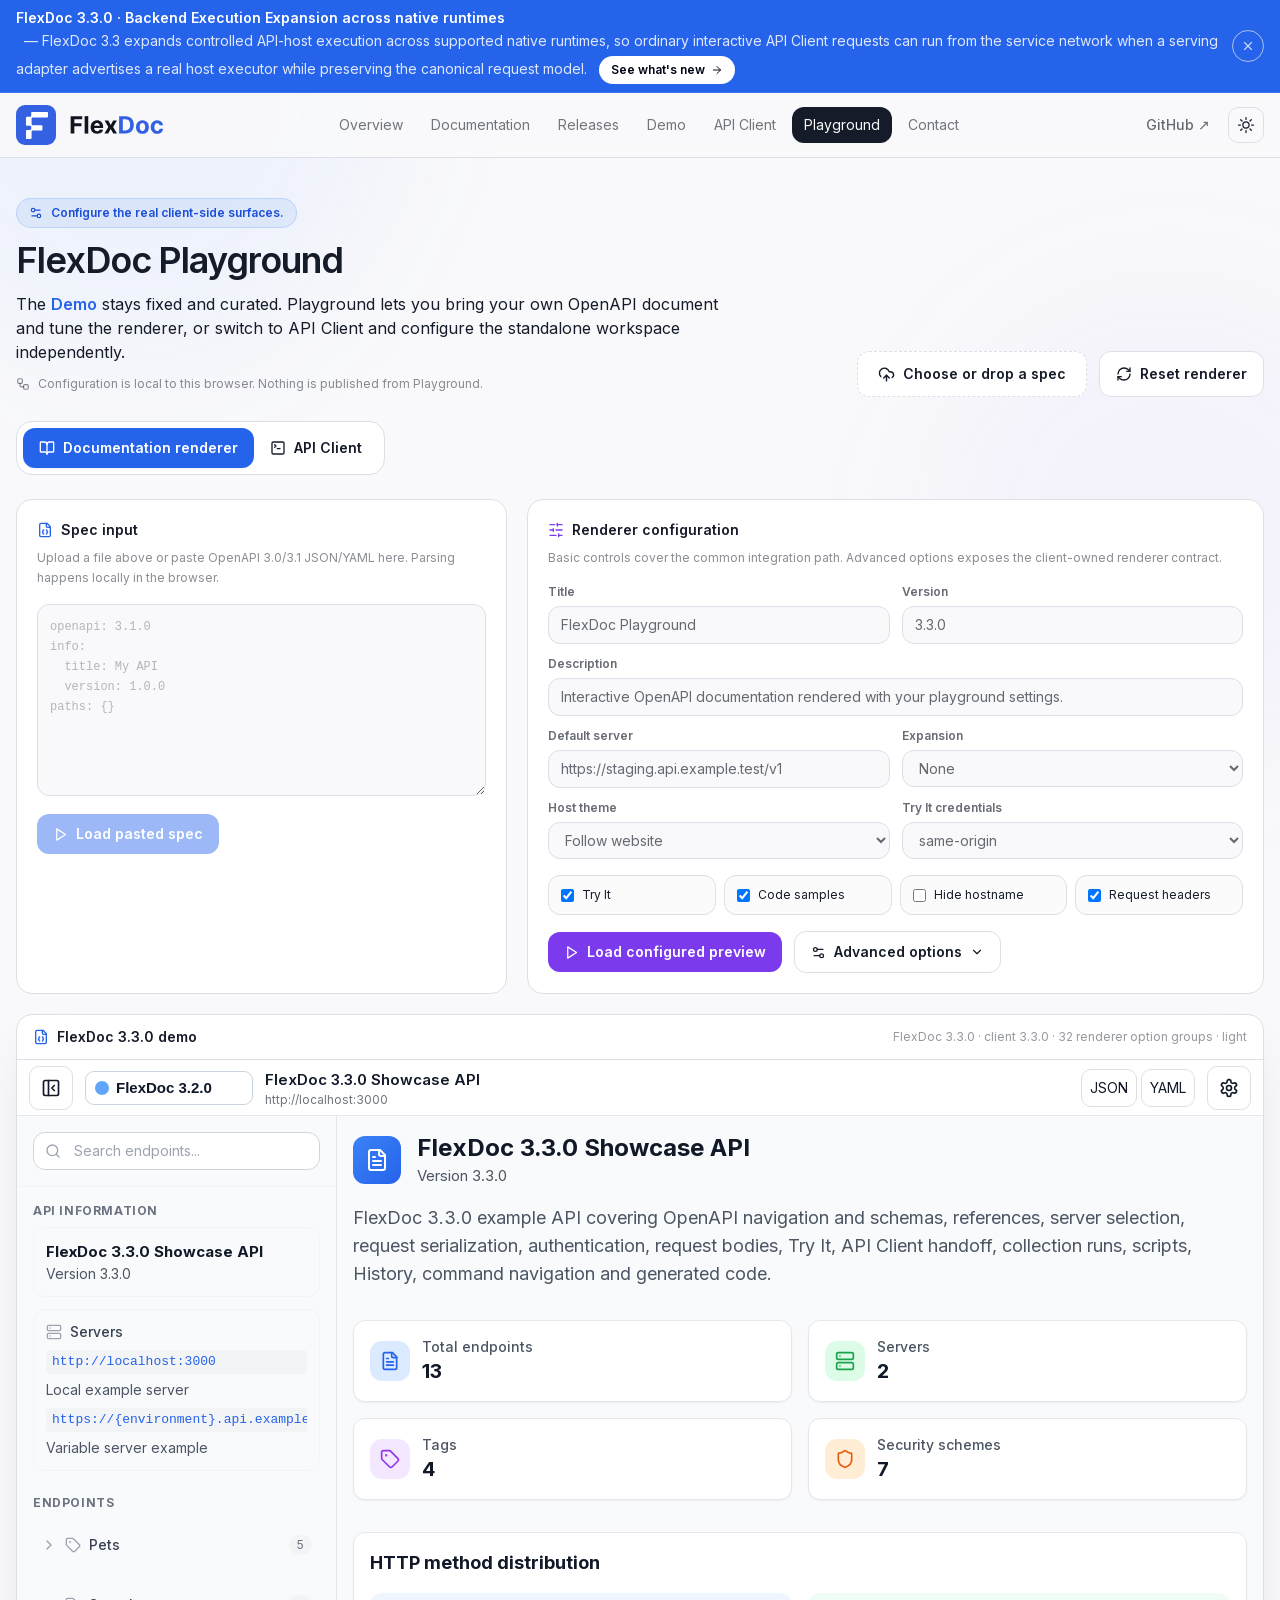
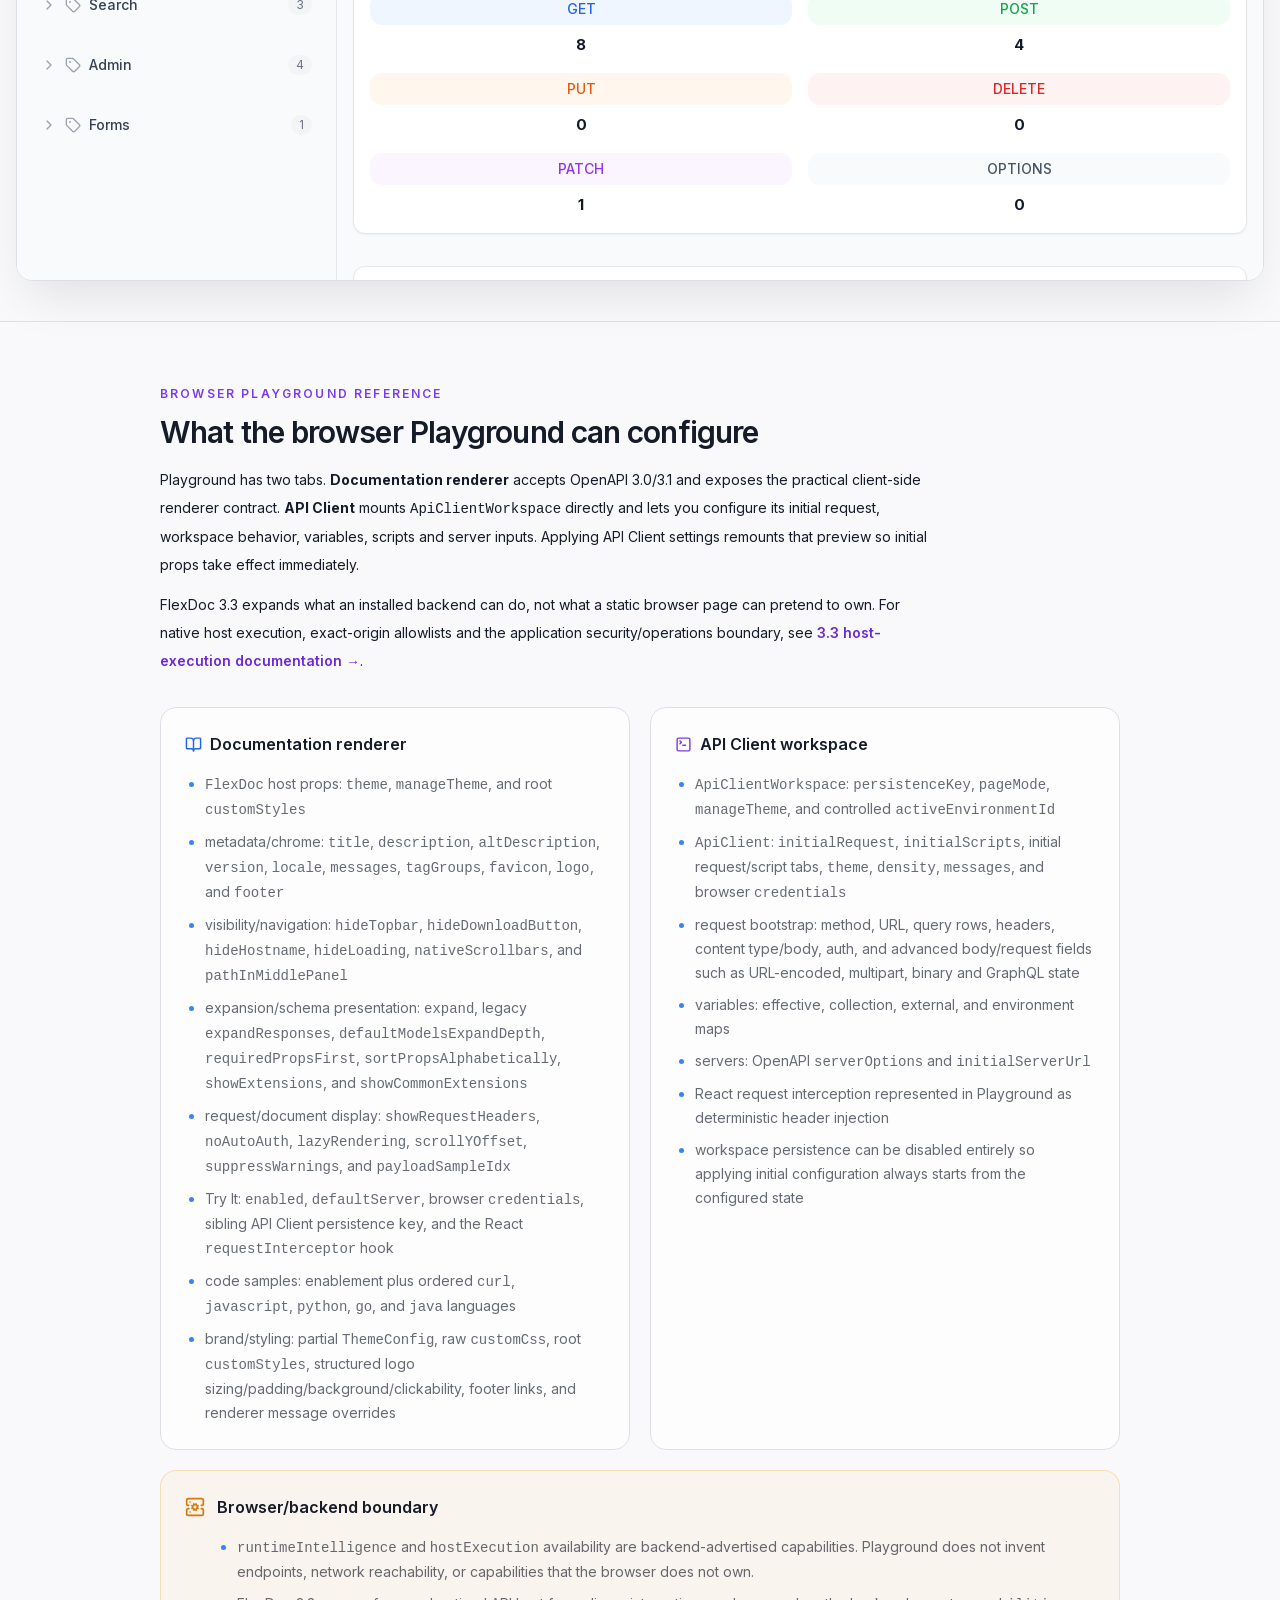
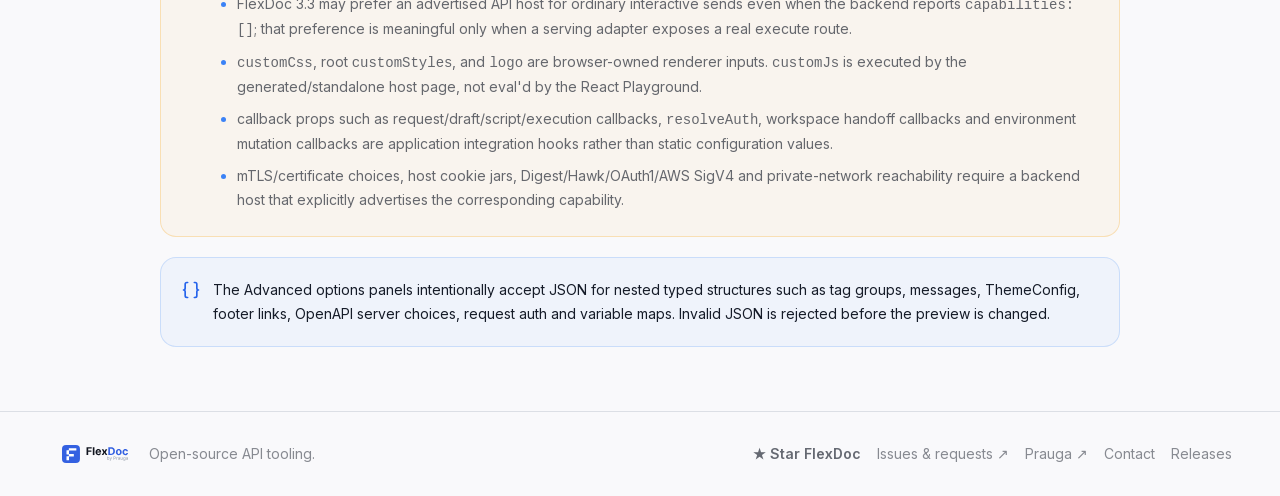
<file: playground/index.html>
<!DOCTYPE html><html lang="en"><head><meta charSet="utf-8"/><meta name="viewport" content="width=device-width, initial-scale=1"/><link rel="preload" href="/_next/static/media/83afe278b6a6bb3c-s.p.2bn3s6zvc0dyp.woff2" as="font" crossorigin="" type="font/woff2"/><link rel="preload" href="/favicon.svg" as="image"/><link rel="stylesheet" href="/_next/static/chunks/3ys-uts0l1kei.css" data-precedence="next"/><link rel="preload" as="script" fetchPriority="low" href="/_next/static/chunks/310vm2bl3xxpt.js"/><script src="/_next/static/chunks/19mx3mg6lkumu.js" async=""></script><script src="/_next/static/chunks/3byuobrkyz9bj.js" async=""></script><script src="/_next/static/chunks/344n2zhqbh4pn.js" async=""></script><script src="/_next/static/chunks/turbopack-0aqb5hlrzlk2g.js" async=""></script><script src="/_next/static/chunks/3fntmmi971322.js" async="" crossorigin=""></script><script src="/_next/static/chunks/2mltuz-dep-x0.js" async="" crossorigin=""></script><script src="/_next/static/chunks/2f-j2dkhd5q3o.js" async="" crossorigin=""></script><script src="/_next/static/chunks/1qr1f6kluqs45.js" async="" crossorigin=""></script><script src="/_next/static/chunks/1d4r9hritwao9.js" async="" crossorigin=""></script><title>FlexDoc Playground · client 3.3.0 | Configure renderer &amp; API Client | FlexDoc</title><meta name="description" content="Use the browser Playground running client 3.3.0 to load an OpenAPI 3.0/3.1 document, configure the client-side renderer in depth, or switch to a configurable API Client workspace. FlexDoc 3.3 backend execution remains a serving-adapter capability and is not invented by Playground."/><meta name="keywords" content="FlexDoc,Prauga,OpenAPI,API documentation,API Client,Backend Execution,API host execution,Headless Runner,Contract Validation,CI,developer tooling"/><meta property="og:title" content="FlexDoc Playground · client 3.3.0 | Configure renderer &amp; API Client"/><meta property="og:description" content="Use the browser Playground running client 3.3.0 to load an OpenAPI 3.0/3.1 document, configure the client-side renderer in depth, or switch to a configurable API Client workspace. FlexDoc 3.3 backend execution remains a serving-adapter capability and is not invented by Playground."/><meta name="twitter:card" content="summary"/><meta name="twitter:title" content="FlexDoc Playground · client 3.3.0 | Configure renderer &amp; API Client"/><meta name="twitter:description" content="Use the browser Playground running client 3.3.0 to load an OpenAPI 3.0/3.1 document, configure the client-side renderer in depth, or switch to a configurable API Client workspace. FlexDoc 3.3 backend execution remains a serving-adapter capability and is not invented by Playground."/><link rel="shortcut icon" href="/favicon.ico"/><link rel="icon" href="/favicon.svg" type="image/svg+xml"/><link rel="icon" href="/favicon-32x32.png" sizes="32x32" type="image/png"/><link rel="icon" href="/favicon-16x16.png" sizes="16x16" type="image/png"/><link rel="apple-touch-icon" href="/apple-touch-icon.png" sizes="180x180" type="image/png"/><meta name="next-size-adjust" content=""/><script src="/_next/static/chunks/0cz1d0mv5g_q7.js" noModule=""></script></head><body class="inter_fa93af41-module__0D_jrq__className relative min-h-screen antialiased"><div hidden=""><!--$--><!--/$--></div><div class="pointer-events-none fixed inset-0 -z-10 overflow-hidden" aria-hidden="true"><div class="absolute -left-32 -top-40 h-[520px] w-[520px] rounded-full bg-blue-500/[0.055] blur-3xl dark:bg-blue-400/[0.045]"></div><div class="absolute -right-32 top-[32%] h-[480px] w-[480px] rounded-full bg-violet-500/[0.045] blur-3xl dark:bg-violet-400/[0.035]"></div></div><script>((a,b,c,d,e,f,g,h)=>{let i=document.documentElement,j=["light","dark"];function k(b){var c;(Array.isArray(a)?a:[a]).forEach(a=>{let c="class"===a,d=c&&f?e.map(a=>f[a]||a):e;c?(i.classList.remove(...d),i.classList.add(b)):i.setAttribute(a,b)}),c=b,h&&j.includes(c)&&(i.style.colorScheme=c)}if(d)k(d);else try{let a=localStorage.getItem(b)||c,d=g&&"system"===a?window.matchMedia("(prefers-color-scheme: dark)").matches?"dark":"light":a;k(d)}catch(a){}})("class","theme","system",null,["light","dark"],null,true,true)</script><div class="relative z-0 flex min-h-screen flex-col"><header data-site-header="true" class="sticky top-0 z-50 border-b border-border bg-background/95 backdrop-blur supports-[backdrop-filter]:bg-background/85"><div class="container mx-auto flex h-16 max-w-7xl items-center gap-4 px-4"><a class="flex min-w-0 shrink-0 items-center gap-2 font-semibold tracking-tight" aria-label="FlexDoc overview" href="/"><img src="/favicon.svg" alt="FlexDoc mark" aria-hidden="true" class="h-8 w-8 rounded-lg"/><span class="text-lg">FlexDoc</span></a><div data-product-nav-scroll="true" data-site-product-nav-slot="true" class="product-nav-scroll min-w-0 flex-1"><nav aria-label="FlexDoc product navigation" data-site-desktop-product-nav="true" class="items-center gap-1"><a class="rounded-lg px-3 py-2 text-sm transition text-foreground/60 hover:bg-card hover:text-foreground" href="/">Overview</a><a class="rounded-lg px-3 py-2 text-sm transition text-foreground/60 hover:bg-card hover:text-foreground" href="/docs/">Documentation</a><a class="rounded-lg px-3 py-2 text-sm transition text-foreground/60 hover:bg-card hover:text-foreground" href="/releases/">Releases</a><a class="rounded-lg px-3 py-2 text-sm transition text-foreground/60 hover:bg-card hover:text-foreground" href="/demo/">Demo</a><a class="rounded-lg px-3 py-2 text-sm transition text-foreground/60 hover:bg-card hover:text-foreground" href="/client/">API Client</a><a aria-current="page" class="rounded-lg px-3 py-2 text-sm transition bg-foreground text-background" href="/playground/">Playground</a><a class="rounded-lg px-3 py-2 text-sm transition text-foreground/60 hover:bg-card hover:text-foreground" href="/contact/">Contact</a></nav></div><div class="ml-auto flex shrink-0 items-center gap-1.5"><a href="https://github.com/Prauga/flexdoc" target="_blank" rel="noopener noreferrer" data-site-desktop-github="true" class="rounded-lg px-3 py-2 text-sm font-medium text-foreground/65 transition hover:bg-card hover:text-foreground">GitHub ↗</a><button class="inline-flex h-9 w-9 items-center justify-center rounded-md border bg-background text-sm font-medium transition-colors hover:bg-accent hover:text-accent-foreground"><svg xmlns="http://www.w3.org/2000/svg" fill="none" viewBox="0 0 24 24" stroke-width="1.5" stroke="currentColor" aria-hidden="true" data-slot="icon" class="h-5 w-5 rotate-0 scale-100 transition-all dark:-rotate-90 dark:scale-0"><path stroke-linecap="round" stroke-linejoin="round" d="M12 3v2.25m6.364.386-1.591 1.591M21 12h-2.25m-.386 6.364-1.591-1.591M12 18.75V21m-4.773-4.227-1.591 1.591M5.25 12H3m4.227-4.773L5.636 5.636M15.75 12a3.75 3.75 0 1 1-7.5 0 3.75 3.75 0 0 1 7.5 0Z"></path></svg><svg xmlns="http://www.w3.org/2000/svg" fill="none" viewBox="0 0 24 24" stroke-width="1.5" stroke="currentColor" aria-hidden="true" data-slot="icon" class="absolute h-5 w-5 rotate-90 scale-0 transition-all dark:rotate-0 dark:scale-100"><path stroke-linecap="round" stroke-linejoin="round" d="M21.752 15.002A9.72 9.72 0 0 1 18 15.75c-5.385 0-9.75-4.365-9.75-9.75 0-1.33.266-2.597.748-3.752A9.753 9.753 0 0 0 3 11.25C3 16.635 7.365 21 12.75 21a9.753 9.753 0 0 0 9.002-5.998Z"></path></svg><span class="sr-only">Toggle theme</span></button><button type="button" data-site-mobile-nav-trigger="true" aria-label="Open product navigation" aria-expanded="false" aria-controls="site-mobile-product-nav" class="h-9 w-9 items-center justify-center rounded-lg border border-border bg-card text-foreground/70 transition hover:text-foreground"><svg xmlns="http://www.w3.org/2000/svg" width="18" height="18" viewBox="0 0 24 24" fill="none" stroke="currentColor" stroke-width="2" stroke-linecap="round" stroke-linejoin="round" class="lucide lucide-menu" aria-hidden="true"><path d="M4 12h16"></path><path d="M4 18h16"></path><path d="M4 6h16"></path></svg></button></div></div></header><main class="flex-1"><div class="min-h-screen"><div class="container mx-auto max-w-[1500px] px-4 py-6 sm:py-10"><div class="mb-6 grid gap-6 lg:grid-cols-[1.15fr_0.85fr] lg:items-end"><div><div class="mb-3 inline-flex items-center gap-2 rounded-full border border-blue-500/20 bg-blue-500/10 px-3 py-1.5 text-xs font-semibold text-blue-700 dark:text-blue-300"><svg xmlns="http://www.w3.org/2000/svg" width="14" height="14" viewBox="0 0 24 24" fill="none" stroke="currentColor" stroke-width="2" stroke-linecap="round" stroke-linejoin="round" class="lucide lucide-settings2 lucide-settings-2" aria-hidden="true"><path d="M14 17H5"></path><path d="M19 7h-9"></path><circle cx="17" cy="17" r="3"></circle><circle cx="7" cy="7" r="3"></circle></svg> Configure the real client-side surfaces.</div><h1 class="text-2xl font-semibold tracking-[-0.03em] sm:text-4xl">FlexDoc Playground</h1><p class="mt-3 max-w-3xl text-sm leading-6 text-foreground/62 sm:text-base">The <a class="font-semibold text-blue-600 hover:underline dark:text-blue-300" href="/demo/">Demo</a> stays fixed and curated. Playground lets you bring your own OpenAPI document and tune the renderer, or switch to API Client and configure the standalone workspace independently.</p><div class="mt-3 inline-flex items-center gap-2 text-xs text-foreground/50"><svg xmlns="http://www.w3.org/2000/svg" width="14" height="14" viewBox="0 0 24 24" fill="none" stroke="currentColor" stroke-width="2" stroke-linecap="round" stroke-linejoin="round" class="lucide lucide-workflow" aria-hidden="true"><rect width="8" height="8" x="3" y="3" rx="2"></rect><path d="M7 11v4a2 2 0 0 0 2 2h4"></path><rect width="8" height="8" x="13" y="13" rx="2"></rect></svg> Configuration is local to this browser. Nothing is published from Playground.</div></div><div class="flex flex-col gap-3 sm:flex-row lg:justify-end"><label class="flex cursor-pointer items-center justify-center gap-2 rounded-xl border border-dashed px-5 py-3 text-sm font-semibold transition border-border bg-card hover:border-blue-500/40"><svg xmlns="http://www.w3.org/2000/svg" width="17" height="17" viewBox="0 0 24 24" fill="none" stroke="currentColor" stroke-width="2" stroke-linecap="round" stroke-linejoin="round" class="lucide lucide-cloud-upload" aria-hidden="true"><path d="M12 13v8"></path><path d="M4 14.899A7 7 0 1 1 15.71 8h1.79a4.5 4.5 0 0 1 2.5 8.242"></path><path d="m8 17 4-4 4 4"></path></svg> <!-- -->Choose or drop a spec<input class="sr-only" type="file" accept=".json,.yaml,.yml,application/json,application/yaml,text/yaml,text/x-yaml"/></label><button class="inline-flex items-center justify-center gap-2 rounded-xl border border-border bg-card px-4 py-3 text-sm font-semibold transition hover:border-blue-500/30"><svg xmlns="http://www.w3.org/2000/svg" width="16" height="16" viewBox="0 0 24 24" fill="none" stroke="currentColor" stroke-width="2" stroke-linecap="round" stroke-linejoin="round" class="lucide lucide-refresh-cw" aria-hidden="true"><path d="M3 12a9 9 0 0 1 9-9 9.75 9.75 0 0 1 6.74 2.74L21 8"></path><path d="M21 3v5h-5"></path><path d="M21 12a9 9 0 0 1-9 9 9.75 9.75 0 0 1-6.74-2.74L3 16"></path><path d="M8 16H3v5"></path></svg> Reset <!-- -->renderer</button></div></div><div role="tablist" aria-label="Playground surface" class="mb-6 inline-flex w-full max-w-xl rounded-2xl border border-border bg-card p-1.5 sm:w-auto"><button id="playground-renderer-tab" type="button" role="tab" aria-selected="true" aria-controls="playground-renderer-panel" tabindex="0" class="inline-flex flex-1 items-center justify-center gap-2 rounded-xl px-4 py-2.5 text-sm font-semibold transition sm:flex-none bg-blue-600 text-white shadow-sm"><svg xmlns="http://www.w3.org/2000/svg" width="16" height="16" viewBox="0 0 24 24" fill="none" stroke="currentColor" stroke-width="2" stroke-linecap="round" stroke-linejoin="round" class="lucide lucide-book-open" aria-hidden="true"><path d="M12 7v14"></path><path d="M3 18a1 1 0 0 1-1-1V4a1 1 0 0 1 1-1h5a4 4 0 0 1 4 4 4 4 0 0 1 4-4h5a1 1 0 0 1 1 1v13a1 1 0 0 1-1 1h-6a3 3 0 0 0-3 3 3 3 0 0 0-3-3z"></path></svg> Documentation renderer</button><button id="playground-api-client-tab" type="button" role="tab" aria-selected="false" aria-controls="playground-api-client-panel" tabindex="-1" class="inline-flex flex-1 items-center justify-center gap-2 rounded-xl px-4 py-2.5 text-sm font-semibold transition sm:flex-none text-foreground/62 hover:bg-background"><svg xmlns="http://www.w3.org/2000/svg" width="16" height="16" viewBox="0 0 24 24" fill="none" stroke="currentColor" stroke-width="2" stroke-linecap="round" stroke-linejoin="round" class="lucide lucide-square-terminal" aria-hidden="true"><path d="m7 11 2-2-2-2"></path><path d="M11 13h4"></path><rect width="18" height="18" x="3" y="3" rx="2" ry="2"></rect></svg> API Client</button></div><div id="playground-renderer-panel" role="tabpanel" aria-labelledby="playground-renderer-tab" tabindex="0"><div class="mb-5 grid gap-5 xl:grid-cols-[0.8fr_1.2fr]"><section class="rounded-2xl border border-border bg-card p-5"><div class="flex items-center gap-2 text-sm font-semibold"><svg xmlns="http://www.w3.org/2000/svg" width="16" height="16" viewBox="0 0 24 24" fill="none" stroke="currentColor" stroke-width="2" stroke-linecap="round" stroke-linejoin="round" class="lucide lucide-file-json text-blue-600 dark:text-blue-300" aria-hidden="true"><path d="M15 2H6a2 2 0 0 0-2 2v16a2 2 0 0 0 2 2h12a2 2 0 0 0 2-2V7Z"></path><path d="M14 2v4a2 2 0 0 0 2 2h4"></path><path d="M10 12a1 1 0 0 0-1 1v1a1 1 0 0 1-1 1 1 1 0 0 1 1 1v1a1 1 0 0 0 1 1"></path><path d="M14 18a1 1 0 0 0 1-1v-1a1 1 0 0 1 1-1 1 1 0 0 1-1-1v-1a1 1 0 0 0-1-1"></path></svg> Spec input</div><p class="mt-2 text-xs leading-5 text-foreground/50">Upload a file above or paste OpenAPI 3.0/3.1 JSON/YAML here. Parsing happens locally in the browser.</p><textarea placeholder="openapi: 3.1.0
info:
  title: My API
  version: 1.0.0
paths: {}" class="mt-4 h-48 w-full resize-y rounded-xl border border-border bg-background px-3 py-3 font-mono text-xs leading-5 outline-none transition placeholder:text-foreground/30 focus:border-blue-500/50"></textarea><button disabled="" class="mt-3 inline-flex items-center gap-2 rounded-xl bg-blue-600 px-4 py-2.5 text-sm font-semibold text-white transition hover:bg-blue-500 disabled:cursor-not-allowed disabled:opacity-45"><svg xmlns="http://www.w3.org/2000/svg" width="15" height="15" viewBox="0 0 24 24" fill="none" stroke="currentColor" stroke-width="2" stroke-linecap="round" stroke-linejoin="round" class="lucide lucide-play" aria-hidden="true"><polygon points="6 3 20 12 6 21 6 3"></polygon></svg> Load pasted spec</button></section><section class="rounded-2xl border border-border bg-card p-5"><div class="flex items-center gap-2 text-sm font-semibold"><svg xmlns="http://www.w3.org/2000/svg" width="16" height="16" viewBox="0 0 24 24" fill="none" stroke="currentColor" stroke-width="2" stroke-linecap="round" stroke-linejoin="round" class="lucide lucide-sliders-horizontal text-violet-600 dark:text-violet-300" aria-hidden="true"><line x1="21" x2="14" y1="4" y2="4"></line><line x1="10" x2="3" y1="4" y2="4"></line><line x1="21" x2="12" y1="12" y2="12"></line><line x1="8" x2="3" y1="12" y2="12"></line><line x1="21" x2="16" y1="20" y2="20"></line><line x1="12" x2="3" y1="20" y2="20"></line><line x1="14" x2="14" y1="2" y2="6"></line><line x1="8" x2="8" y1="10" y2="14"></line><line x1="16" x2="16" y1="18" y2="22"></line></svg> Renderer configuration</div><p class="mt-2 text-xs leading-5 text-foreground/50">Basic controls cover the common integration path. Advanced options exposes the client-owned renderer contract.</p><div class="mt-4 grid gap-3 sm:grid-cols-2"><label class="text-xs font-semibold text-foreground/65">Title<input class="mt-1.5 w-full rounded-lg border border-border bg-background px-3 py-2 text-sm font-normal outline-none transition focus:border-violet-500/50" value="FlexDoc Playground"/></label><label class="text-xs font-semibold text-foreground/65">Version<input class="mt-1.5 w-full rounded-lg border border-border bg-background px-3 py-2 text-sm font-normal outline-none transition focus:border-violet-500/50" value="3.3.0"/></label><label class="text-xs font-semibold text-foreground/65 sm:col-span-2">Description<input class="mt-1.5 w-full rounded-lg border border-border bg-background px-3 py-2 text-sm font-normal outline-none transition focus:border-violet-500/50" value="Interactive OpenAPI documentation rendered with your playground settings."/></label><label class="text-xs font-semibold text-foreground/65">Default server<input placeholder="https://api.example.com" class="mt-1.5 w-full rounded-lg border border-border bg-background px-3 py-2 text-sm font-normal outline-none transition focus:border-violet-500/50" value="https://staging.api.example.test/v1"/></label><label class="text-xs font-semibold text-foreground/65">Expansion<select class="mt-1.5 w-full rounded-lg border border-border bg-background px-3 py-2 text-sm font-normal outline-none transition focus:border-violet-500/50"><option value="none" selected="">None</option><option value="minimal">Minimal</option><option value="documentation">Documentation</option><option value="interactive">Interactive</option><option value="all">All</option><option value="custom">Custom sections</option></select></label><label class="text-xs font-semibold text-foreground/65">Host theme<select class="mt-1.5 w-full rounded-lg border border-border bg-background px-3 py-2 text-sm font-normal outline-none transition focus:border-violet-500/50"><option value="site" selected="">Follow website</option><option value="light">Light</option><option value="dark">Dark</option></select></label><label class="text-xs font-semibold text-foreground/65">Try It credentials<select class="mt-1.5 w-full rounded-lg border border-border bg-background px-3 py-2 text-sm font-normal outline-none transition focus:border-violet-500/50"><option value="omit">omit</option><option value="same-origin" selected="">same-origin</option><option value="include">include</option></select></label></div><div class="mt-4 grid grid-cols-2 gap-2 sm:grid-cols-4"><label class="flex min-h-10 items-center gap-2 rounded-lg border border-border bg-background/60 px-3 py-2 text-xs text-foreground/72"><input type="checkbox" checked=""/><span>Try It</span></label><label class="flex min-h-10 items-center gap-2 rounded-lg border border-border bg-background/60 px-3 py-2 text-xs text-foreground/72"><input type="checkbox" checked=""/><span>Code samples</span></label><label class="flex min-h-10 items-center gap-2 rounded-lg border border-border bg-background/60 px-3 py-2 text-xs text-foreground/72"><input type="checkbox"/><span>Hide hostname</span></label><label class="flex min-h-10 items-center gap-2 rounded-lg border border-border bg-background/60 px-3 py-2 text-xs text-foreground/72"><input type="checkbox" checked=""/><span>Request headers</span></label></div><div class="mt-4 flex flex-wrap items-center gap-3"><button class="inline-flex items-center gap-2 rounded-xl bg-violet-600 px-4 py-2.5 text-sm font-semibold text-white transition hover:bg-violet-500"><svg xmlns="http://www.w3.org/2000/svg" width="15" height="15" viewBox="0 0 24 24" fill="none" stroke="currentColor" stroke-width="2" stroke-linecap="round" stroke-linejoin="round" class="lucide lucide-play" aria-hidden="true"><polygon points="6 3 20 12 6 21 6 3"></polygon></svg> Load configured preview</button><button type="button" class="inline-flex items-center gap-2 rounded-xl border border-border px-4 py-2.5 text-sm font-semibold transition hover:border-violet-500/40"><svg xmlns="http://www.w3.org/2000/svg" width="15" height="15" viewBox="0 0 24 24" fill="none" stroke="currentColor" stroke-width="2" stroke-linecap="round" stroke-linejoin="round" class="lucide lucide-settings2 lucide-settings-2" aria-hidden="true"><path d="M14 17H5"></path><path d="M19 7h-9"></path><circle cx="17" cy="17" r="3"></circle><circle cx="7" cy="7" r="3"></circle></svg> Advanced options <svg xmlns="http://www.w3.org/2000/svg" width="14" height="14" viewBox="0 0 24 24" fill="none" stroke="currentColor" stroke-width="2" stroke-linecap="round" stroke-linejoin="round" class="lucide lucide-chevron-down" aria-hidden="true"><path d="m6 9 6 6 6-6"></path></svg></button></div></section></div><div class="overflow-hidden rounded-2xl border border-border bg-card shadow-2xl shadow-black/10"><div class="flex flex-col gap-2 border-b border-border px-4 py-3 sm:flex-row sm:items-center sm:justify-between"><div class="flex min-w-0 items-center gap-2 text-sm font-semibold"><svg xmlns="http://www.w3.org/2000/svg" width="16" height="16" viewBox="0 0 24 24" fill="none" stroke="currentColor" stroke-width="2" stroke-linecap="round" stroke-linejoin="round" class="lucide lucide-file-json shrink-0 text-blue-600 dark:text-blue-300" aria-hidden="true"><path d="M15 2H6a2 2 0 0 0-2 2v16a2 2 0 0 0 2 2h12a2 2 0 0 0 2-2V7Z"></path><path d="M14 2v4a2 2 0 0 0 2 2h4"></path><path d="M10 12a1 1 0 0 0-1 1v1a1 1 0 0 1-1 1 1 1 0 0 1 1 1v1a1 1 0 0 0 1 1"></path><path d="M14 18a1 1 0 0 0 1-1v-1a1 1 0 0 1 1-1 1 1 0 0 1-1-1v-1a1 1 0 0 0-1-1"></path></svg><span class="truncate">FlexDoc 3.3.0 demo</span></div><span class="text-xs text-foreground/45">FlexDoc 3.3.0 · client 3.3.0 · 32 renderer option groups · light</span></div><div class="h-[70dvh] min-h-[560px] min-w-0 overflow-auto sm:h-[76dvh] sm:min-h-[650px] lg:h-[820px]"><!--$!--><template data-dgst="BAILOUT_TO_CLIENT_SIDE_RENDERING"></template><!--/$--></div></div></div></div></div><section id="playground-configuration" class="border-t border-border px-4 py-12 sm:py-16"><div class="container mx-auto max-w-5xl"><div class="max-w-3xl"><div class="text-xs font-semibold uppercase tracking-[0.18em] text-violet-600 dark:text-violet-300">Browser Playground reference</div><h2 class="mt-3 text-3xl font-semibold tracking-[-0.03em]">What the browser Playground can configure</h2><p class="mt-4 text-sm leading-7 text-foreground/62">Playground has two tabs. <strong>Documentation renderer</strong> accepts OpenAPI 3.0/3.1 and exposes the practical client-side renderer contract. <strong>API Client</strong> mounts <code>ApiClientWorkspace</code> directly and lets you configure its initial request, workspace behavior, variables, scripts and server inputs. Applying API Client settings remounts that preview so initial props take effect immediately.</p><p class="mt-3 text-sm leading-7 text-foreground/62">FlexDoc 3.3 expands what an installed backend can do, not what a static browser page can pretend to own. For native host execution, exact-origin allowlists and the application security/operations boundary, see <a class="font-semibold text-violet-700 hover:underline dark:text-violet-300" href="/docs/#host-execution">3.3 host-execution documentation →</a>.</p></div><div class="mt-8 grid gap-5 lg:grid-cols-2"><article class="rounded-2xl border border-border bg-card/60 p-5 sm:p-6"><div class="flex items-center gap-2 font-semibold"><svg xmlns="http://www.w3.org/2000/svg" width="17" height="17" viewBox="0 0 24 24" fill="none" stroke="currentColor" stroke-width="2" stroke-linecap="round" stroke-linejoin="round" class="lucide lucide-book-open text-blue-600 dark:text-blue-300" aria-hidden="true"><path d="M12 7v14"></path><path d="M3 18a1 1 0 0 1-1-1V4a1 1 0 0 1 1-1h5a4 4 0 0 1 4 4 4 4 0 0 1 4-4h5a1 1 0 0 1 1 1v13a1 1 0 0 1-1 1h-6a3 3 0 0 0-3 3 3 3 0 0 0-3-3z"></path></svg> Documentation renderer</div><ul class="mt-4 list-disc space-y-2 pl-5 text-sm leading-6 text-foreground/65 marker:text-blue-500"><li><span><code>FlexDoc</code> host props: <code>theme</code>, <code>manageTheme</code>, and root <code>customStyles</code></span></li><li><span>metadata/chrome: <code>title</code>, <code>description</code>, <code>altDescription</code>, <code>version</code>, <code>locale</code>, <code>messages</code>, <code>tagGroups</code>, <code>favicon</code>, <code>logo</code>, and <code>footer</code></span></li><li><span>visibility/navigation: <code>hideTopbar</code>, <code>hideDownloadButton</code>, <code>hideHostname</code>, <code>hideLoading</code>, <code>nativeScrollbars</code>, and <code>pathInMiddlePanel</code></span></li><li><span>expansion/schema presentation: <code>expand</code>, legacy <code>expandResponses</code>, <code>defaultModelsExpandDepth</code>, <code>requiredPropsFirst</code>, <code>sortPropsAlphabetically</code>, <code>showExtensions</code>, and <code>showCommonExtensions</code></span></li><li><span>request/document display: <code>showRequestHeaders</code>, <code>noAutoAuth</code>, <code>lazyRendering</code>, <code>scrollYOffset</code>, <code>suppressWarnings</code>, and <code>payloadSampleIdx</code></span></li><li><span>Try It: <code>enabled</code>, <code>defaultServer</code>, browser <code>credentials</code>, sibling API Client persistence key, and the React <code>requestInterceptor</code> hook</span></li><li><span>code samples: enablement plus ordered <code>curl</code>, <code>javascript</code>, <code>python</code>, <code>go</code>, and <code>java</code> languages</span></li><li><span>brand/styling: partial <code>ThemeConfig</code>, raw <code>customCss</code>, root <code>customStyles</code>, structured logo sizing/padding/background/clickability, footer links, and renderer message overrides</span></li></ul></article><article class="rounded-2xl border border-border bg-card/60 p-5 sm:p-6"><div class="flex items-center gap-2 font-semibold"><svg xmlns="http://www.w3.org/2000/svg" width="17" height="17" viewBox="0 0 24 24" fill="none" stroke="currentColor" stroke-width="2" stroke-linecap="round" stroke-linejoin="round" class="lucide lucide-square-terminal text-violet-600 dark:text-violet-300" aria-hidden="true"><path d="m7 11 2-2-2-2"></path><path d="M11 13h4"></path><rect width="18" height="18" x="3" y="3" rx="2" ry="2"></rect></svg> API Client workspace</div><ul class="mt-4 list-disc space-y-2 pl-5 text-sm leading-6 text-foreground/65 marker:text-blue-500"><li><span><code>ApiClientWorkspace</code>: <code>persistenceKey</code>, <code>pageMode</code>, <code>manageTheme</code>, and controlled <code>activeEnvironmentId</code></span></li><li><span><code>ApiClient</code>: <code>initialRequest</code>, <code>initialScripts</code>, initial request/script tabs, <code>theme</code>, <code>density</code>, <code>messages</code>, and browser <code>credentials</code></span></li><li><span>request bootstrap: method, URL, query rows, headers, content type/body, auth, and advanced body/request fields such as URL-encoded, multipart, binary and GraphQL state</span></li><li><span>variables: effective, collection, external, and environment maps</span></li><li><span>servers: OpenAPI <code>serverOptions</code> and <code>initialServerUrl</code></span></li><li><span>React request interception represented in Playground as deterministic header injection</span></li><li><span>workspace persistence can be disabled entirely so applying initial configuration always starts from the configured state</span></li></ul></article></div><div class="mt-5 rounded-2xl border border-amber-500/25 bg-amber-500/5 p-5 sm:p-6"><div class="flex items-start gap-3"><svg xmlns="http://www.w3.org/2000/svg" width="24" height="24" viewBox="0 0 24 24" fill="none" stroke="currentColor" stroke-width="2" stroke-linecap="round" stroke-linejoin="round" class="lucide lucide-server-cog mt-0.5 h-5 w-5 shrink-0 text-amber-600 dark:text-amber-300" aria-hidden="true"><path d="m10.852 14.772-.383.923"></path><path d="M13.148 14.772a3 3 0 1 0-2.296-5.544l-.383-.923"></path><path d="m13.148 9.228.383-.923"></path><path d="m13.53 15.696-.382-.924a3 3 0 1 1-2.296-5.544"></path><path d="m14.772 10.852.923-.383"></path><path d="m14.772 13.148.923.383"></path><path d="M4.5 10H4a2 2 0 0 1-2-2V4a2 2 0 0 1 2-2h16a2 2 0 0 1 2 2v4a2 2 0 0 1-2 2h-.5"></path><path d="M4.5 14H4a2 2 0 0 0-2 2v4a2 2 0 0 0 2 2h16a2 2 0 0 0 2-2v-4a2 2 0 0 0-2-2h-.5"></path><path d="M6 18h.01"></path><path d="M6 6h.01"></path><path d="m9.228 10.852-.923-.383"></path><path d="m9.228 13.148-.923.383"></path></svg><div><h3 class="font-semibold">Browser/backend boundary</h3><ul class="mt-4 list-disc space-y-2 pl-5 text-sm leading-6 text-foreground/65 marker:text-blue-500"><li><span><code>runtimeIntelligence</code> and <code>hostExecution</code> availability are backend-advertised capabilities. Playground does not invent endpoints, network reachability, or capabilities that the browser does not own.</span></li><li><span>FlexDoc 3.3 may prefer an advertised API host for ordinary interactive sends even when the backend reports <code>capabilities: []</code>; that preference is meaningful only when a serving adapter exposes a real execute route.</span></li><li><span><code>customCss</code>, root <code>customStyles</code>, and <code>logo</code> are browser-owned renderer inputs. <code>customJs</code> is executed by the generated/standalone host page, not eval'd by the React Playground.</span></li><li><span>callback props such as request/draft/script/execution callbacks, <code>resolveAuth</code>, workspace handoff callbacks and environment mutation callbacks are application integration hooks rather than static configuration values.</span></li><li><span>mTLS/certificate choices, host cookie jars, Digest/Hawk/OAuth1/AWS SigV4 and private-network reachability require a backend host that explicitly advertises the corresponding capability.</span></li></ul></div></div></div><div class="mt-5 flex items-start gap-3 rounded-2xl border border-blue-500/20 bg-blue-500/5 p-5 text-sm leading-6 text-foreground/62"><svg xmlns="http://www.w3.org/2000/svg" width="24" height="24" viewBox="0 0 24 24" fill="none" stroke="currentColor" stroke-width="2" stroke-linecap="round" stroke-linejoin="round" class="lucide lucide-braces mt-0.5 h-5 w-5 shrink-0 text-blue-600 dark:text-blue-300" aria-hidden="true"><path d="M8 3H7a2 2 0 0 0-2 2v5a2 2 0 0 1-2 2 2 2 0 0 1 2 2v5c0 1.1.9 2 2 2h1"></path><path d="M16 21h1a2 2 0 0 0 2-2v-5c0-1.1.9-2 2-2a2 2 0 0 1-2-2V5a2 2 0 0 0-2-2h-1"></path></svg><p>The Advanced options panels intentionally accept JSON for nested typed structures such as tag groups, messages, ThemeConfig, footer links, OpenAPI server choices, request auth and variable maps. Invalid JSON is rejected before the preview is changed.</p></div></div></section><!--$--><!--/$--></main><footer class="border-t border-border px-4 py-8"><div class="container mx-auto flex max-w-7xl flex-col gap-3 text-sm text-foreground/50 sm:flex-row sm:items-center sm:justify-between"><div class="flex items-center gap-2"><img src="/favicon.svg" alt="FlexDoc mark" aria-hidden="true" class="h-6 w-6 rounded-md"/><span>Open-source API tooling.</span></div><div class="flex flex-wrap items-center gap-x-4 gap-y-2"><a href="https://github.com/Prauga/flexdoc" target="_blank" rel="noopener noreferrer" class="font-semibold text-foreground/65 transition hover:text-foreground">★ Star FlexDoc</a><a href="https://github.com/Prauga/flexdoc/issues" target="_blank" rel="noopener noreferrer" class="transition hover:text-foreground">Issues &amp; requests ↗</a><a href="https://prauga.com" target="_blank" rel="noopener noreferrer" class="transition hover:text-foreground">Prauga ↗</a><a class="transition hover:text-foreground" href="/contact/">Contact</a><a class="transition hover:text-foreground" href="/releases/">Releases</a></div></div></footer></div><script src="/_next/static/chunks/310vm2bl3xxpt.js" id="_R_" async=""></script><script>(self.__next_f=self.__next_f||[]).push([0])</script><script>self.__next_f.push([1,"1:\"$Sreact.fragment\"\n2:I[27423,[\"/_next/static/chunks/3fntmmi971322.js\",\"/_next/static/chunks/2mltuz-dep-x0.js\",\"/_next/static/chunks/2f-j2dkhd5q3o.js\"],\"ThemeProvider\"]\n3:I[62966,[\"/_next/static/chunks/3fntmmi971322.js\",\"/_next/static/chunks/2mltuz-dep-x0.js\",\"/_next/static/chunks/2f-j2dkhd5q3o.js\"],\"ReleaseFeedProvider\"]\n4:I[53933,[\"/_next/static/chunks/3fntmmi971322.js\",\"/_next/static/chunks/2mltuz-dep-x0.js\",\"/_next/static/chunks/2f-j2dkhd5q3o.js\"],\"AnnouncementProvider\"]\n5:I[46909,[\"/_next/static/chunks/3fntmmi971322.js\",\"/_next/static/chunks/2mltuz-dep-x0.js\",\"/_next/static/chunks/2f-j2dkhd5q3o.js\"],\"SiteCodeCopyEnhancer\"]\n6:I[64435,[\"/_next/static/chunks/3fntmmi971322.js\",\"/_next/static/chunks/2mltuz-dep-x0.js\",\"/_next/static/chunks/2f-j2dkhd5q3o.js\"],\"SiteImageZoomEnhancer\"]\n7:I[70484,[\"/_next/static/chunks/3fntmmi971322.js\",\"/_next/static/chunks/2mltuz-dep-x0.js\",\"/_next/static/chunks/2f-j2dkhd5q3o.js\"],\"AnnouncementBanner\"]\n8:I[3020,[\"/_next/static/chunks/3fntmmi971322.js\",\"/_next/static/chunks/2mltuz-dep-x0.js\",\"/_next/static/chunks/2f-j2dkhd5q3o.js\"],\"SiteHeader\"]\n9:I[39756,[\"/_next/static/chunks/3fntmmi971322.js\",\"/_next/static/chunks/2mltuz-dep-x0.js\",\"/_next/static/chunks/2f-j2dkhd5q3o.js\"],\"default\"]\na:I[37457,[\"/_next/static/chunks/3fntmmi971322.js\",\"/_next/static/chunks/2mltuz-dep-x0.js\",\"/_next/static/chunks/2f-j2dkhd5q3o.js\"],\"default\"]\nb:I[22016,[\"/_next/static/chunks/3fntmmi971322.js\",\"/_next/static/chunks/2mltuz-dep-x0.js\",\"/_next/static/chunks/2f-j2dkhd5q3o.js\",\"/_next/static/chunks/1qr1f6kluqs45.js\",\"/_next/static/chunks/1d4r9hritwao9.js\"],\"\"]\nf:I[68027,[\"/_next/static/chunks/3fntmmi971322.js\",\"/_next/static/chunks/2mltuz-dep-x0.js\",\"/_next/static/chunks/2f-j2dkhd5q3o.js\"],\"default\",1]\n:HL[\"/_next/static/chunks/3ys-uts0l1kei.css\",\"style\"]\n:HL[\"/_next/static/media/83afe278b6a6bb3c-s.p.2bn3s6zvc0dyp.woff2\",\"font\",{\"crossOrigin\":\"\",\"type\":\"font/woff2\"}]\n:HL[\"/favicon.svg\",\"image\"]\nd:X\n0:{\"P\":null,\"c\":[\"\",\"playground\",\"\"],\"q\":\"\",\"i\":false,\"f\":[[[\"\",{\"children\":[\"playground\",{\"children\":[\"__PAGE__\",{},\"$undefined\",\"$undefined\",4608]},\"$undefined\",\"$undefined\",4608]},\"$undefined\",\"$undefined\",4624],[[\"$\",\"$1\",\"c\",{\"children\":[[[\"$\",\"link\",\"0\",{\"rel\":\"stylesheet\",\"href\":\"/_next/static/chunks/3ys-uts0l1kei.css\",\"precedence\":\"next\",\"crossOrigin\":\"$undefined\",\"nonce\":\"$undefined\"}],[\"$\",\"script\",\"script-0\",{\"src\":\"/_next/static/chunks/3fntmmi971322.js\",\"async\":true,\"nonce\":\"$undefined\"}],[\"$\",\"script\",\"script-1\",{\"src\":\"/_next/static/chunks/2mltuz-dep-x0.js\",\"async\":true,\"nonce\":\"$undefined\"}],[\"$\",\"script\",\"script-2\",{\"src\":\"/_next/static/chunks/2f-j2dkhd5q3o.js\",\"async\":true,\"nonce\":\"$undefined\"}]],[\"$\",\"html\",null,{\"lang\":\"en\",\"suppressHydrationWarning\":true,\"children\":[\"$\",\"body\",null,{\"className\":\"inter_fa93af41-module__0D_jrq__className relative min-h-screen antialiased\",\"children\":[[\"$\",\"div\",null,{\"className\":\"pointer-events-none fixed inset-0 -z-10 overflow-hidden\",\"aria-hidden\":\"true\",\"children\":[[\"$\",\"div\",null,{\"className\":\"absolute -left-32 -top-40 h-[520px] w-[520px] rounded-full bg-blue-500/[0.055] blur-3xl dark:bg-blue-400/[0.045]\"}],[\"$\",\"div\",null,{\"className\":\"absolute -right-32 top-[32%] h-[480px] w-[480px] rounded-full bg-violet-500/[0.045] blur-3xl dark:bg-violet-400/[0.035]\"}]]}],[\"$\",\"$L2\",null,{\"attribute\":\"class\",\"defaultTheme\":\"system\",\"enableSystem\":true,\"disableTransitionOnChange\":true,\"children\":[\"$\",\"$L3\",null,{\"children\":[\"$\",\"$L4\",null,{\"children\":[[\"$\",\"$L5\",null,{}],[\"$\",\"$L6\",null,{}],[\"$\",\"div\",null,{\"className\":\"relative z-0 flex min-h-screen flex-col\",\"children\":[[\"$\",\"$L7\",null,{}],[\"$\",\"$L8\",null,{}],[\"$\",\"main\",null,{\"className\":\"flex-1\",\"children\":[\"$\",\"$L9\",null,{\"parallelRouterKey\":\"children\",\"error\":\"$undefined\",\"errorStyles\":\"$undefined\",\"errorScripts\":\"$undefined\",\"template\":[\"$\",\"$La\",null,{}],\"templateStyles\":\"$undefined\",\"templateScripts\":\"$undefined\",\"notFound\":[[[\"$\",\"title\",null,{\"children\":\"404: This page could not be found.\"}],[\"$\",\"div\",null,{\"style\":{\"fontFamily\":\"system-ui,\\\"Segoe UI\\\",Roboto,Helvetica,Arial,sans-serif,\\\"Apple Color Emoji\\\",\\\"Segoe UI Emoji\\\"\",\"height\":\"100vh\",\"textAlign\":\"center\",\"display\":\"flex\",\"flexDirection\":\"column\",\"alignItems\":\"center\",\"justifyContent\":\"center\"},\"children\":[\"$\",\"div\",null,{\"children\":[[\"$\",\"style\",null,{\"dangerouslySetInnerHTML\":{\"__html\":\"body{color:#000;background:#fff;margin:0}.next-error-h1{border-right:1px solid rgba(0,0,0,.3)}@media (prefers-color-scheme:dark){body{color:#fff;background:#000}.next-error-h1{border-right:1px solid rgba(255,255,255,.3)}}\"}}],[\"$\",\"h1\",null,{\"className\":\"next-error-h1\",\"style\":{\"display\":\"inline-block\",\"margin\":\"0 20px 0 0\",\"padding\":\"0 23px 0 0\",\"fontSize\":24,\"fontWeight\":500,\"verticalAlign\":\"top\",\"lineHeight\":\"49px\"},\"children\":404}],[\"$\",\"div\",null,{\"style\":{\"display\":\"inline-block\"},\"children\":[\"$\",\"h2\",null,{\"style\":{\"fontSize\":14,\"fontWeight\":400,\"lineHeight\":\"49px\",\"margin\":0},\"children\":\"This page could not be found.\"}]}]]}]}]],[]],\"forbidden\":\"$undefined\",\"unauthorized\":\"$undefined\"}]}],[\"$\",\"footer\",null,{\"className\":\"border-t border-border px-4 py-8\",\"children\":[\"$\",\"div\",null,{\"className\":\"container mx-auto flex max-w-7xl flex-col gap-3 text-sm text-foreground/50 sm:flex-row sm:items-center sm:justify-between\",\"children\":[[\"$\",\"div\",null,{\"className\":\"flex items-center gap-2\",\"children\":[[\"$\",\"img\",null,{\"src\":\"/favicon.svg\",\"alt\":\"FlexDoc mark\",\"aria-hidden\":\"true\",\"className\":\"h-6 w-6 rounded-md\"}],[\"$\",\"span\",null,{\"children\":\"Open-source API tooling.\"}]]}],[\"$\",\"div\",null,{\"className\":\"flex flex-wrap items-center gap-x-4 gap-y-2\",\"children\":[[\"$\",\"a\",null,{\"href\":\"https://github.com/Prauga/flexdoc\",\"target\":\"_blank\",\"rel\":\"noopener noreferrer\",\"className\":\"font-semibold text-foreground/65 transition hover:text-foreground\",\"children\":\"★ Star FlexDoc\"}],[\"$\",\"a\",null,{\"href\":\"https://github.com/Prauga/flexdoc/issues\",\"target\":\"_blank\",\"rel\":\"noopener noreferrer\",\"className\":\"transition hover:text-foreground\",\"children\":\"Issues \u0026 requests ↗\"}],[\"$\",\"a\",null,{\"href\":\"https://prauga.com\",\"target\":\"_blank\",\"rel\":\"noopener noreferrer\",\"className\":\"transition hover:text-foreground\",\"children\":\"Prauga ↗\"}],[\"$\",\"$Lb\",null,{\"href\":\"/contact\",\"className\":\"transition hover:text-foreground\",\"children\":\"Contact\"}],[\"$\",\"$Lb\",null,{\"href\":\"/releases\",\"className\":\"transition hover:text-foreground\",\"children\":\"Releases\"}]]}]]}]}]]}]]}]}]}]]}]}]]}],{\"children\":[[\"$\",\"$1\",\"c\",{\"children\":[null,[\"$\",\"$L9\",null,{\"parallelRouterKey\":\"children\",\"error\":\"$undefined\",\"errorStyles\":\"$undefined\",\"errorScripts\":\"$undefined\",\"template\":[\"$\",\"$La\",null,{}],\"templateStyles\":\"$undefined\",\"templateScripts\":\"$undefined\",\"notFound\":\"$undefined\",\"forbidden\":\"$undefined\",\"unauthorized\":\"$undefined\"}]]}],{\"children\":[\"$Lc\",{},null,false,null]},null,false,\"$d\"]},null,false,null],\"$Le\",false]],\"m\":\"$undefined\",\"G\":[\"$f\",[\"$L10\"]],\"S\":true,\"h\":null,\"r\":\"$undefined\",\"s\":\"$undefined\",\"a\":\"$undefined\",\"l\":\"$undefined\",\"p\":\"$undefined\",\"d\":\"$undefined\",\"b\":\"rWaNaQ2X2DjwMTI3d_vJk\"}\n11:I[1871,[\"/_next/static/chunks/3fntmmi971322.js\",\"/_next/static/chunks/2mltuz-dep-x0.js\",\"/_next/static/chunks/2f-j2dkhd5q3o.js\",\"/_next/static/chunks/1qr1f6kluqs45.js\",\"/_next/static/chunks/1d4r9hritwao9.js\"],\"FlexDocPlayground\"]\n1d:I[97367,[\"/_next/static/chunks/3fntmmi971322.js\",\"/_next/static/chunks/2mltuz-dep-x0.js\",\"/_next/static/chunks/2f-j2dkhd5q3o.js\"],\"ViewportBoundary\"]\n1f:I[97367,[\"/_next/static/chunks/3fntmmi971322.js\",\"/_next/static/chunks/2mltuz-dep-x0.js\",\"/_next/static/chunks/2f-j2dkhd5q3o.js\"],\"MetadataBoundary\"]\n20:\"$Sreact.suspense\"\nc:[\"$\",\"$1\",\"c\",{\"children\":[[[\"$\",\"$L11\",null,{}],[\"$\",\"section\",null,{\"id\":\"playground-configuration\",\"className\":\"border-t border-border px-4 py-12 sm:py-16\",\"children\":[\"$\",\"div\",null,{\"className\":\"container mx-auto max-w-5xl\",\"children\":[[\"$\",\"div\",null,{\"className\":\"max-w-3xl\",\"children\":[[\"$\",\"div\",null,{\"className\":\"text-xs font-semibold uppercase tracking-[0.18em] text-violet-600 dark:text-violet-300\",\"children\":\"Browser Playground reference\"}],[\"$\",\"h2\",null,{\"className\":\"mt-3 text-3xl font-semibold tracking-[-0.03em]\",\"children\":\"What the browser Playground can configure\"}],[\"$\",\"p\",null,{\"className\":\"mt-4 text-sm leading-7 text-foreground/62\",\"children\":[\"Playground has two tabs. \",[\"$\",\"strong\",null,{\"children\":\"Documentation renderer\"}],\" accepts OpenAPI 3.0/3.1 and exposes the practical client-side renderer contract. \",[\"$\",\"strong\",null,{\"children\":\"API Client\"}],\" mounts \",[\"$\",\"code\",null,{\"children\":\"ApiClientWorkspace\"}],\" directly and lets you configure its initial request, workspace behavior, variables, scripts and server inputs. Applying API Client settings remounts that preview so initial props take effect immediately.\"]}],[\"$\",\"p\",null,{\"className\":\"mt-3 text-sm leading-7 text-foreground/62\",\"children\":[\"FlexDoc 3.3 expands what an installed backend can do, not what a static browser page can pretend to own. For native host execution, exact-origin allowlists and the application security/operations boundary, see \",[\"$\",\"$Lb\",null,{\"href\":\"/docs/#host-execution\",\"className\":\"font-semibold text-violet-700 hover:underline dark:text-violet-300\",\"children\":\"3.3 host-execution documentation →\"}],\".\"]}]]}],[\"$\",\"div\",null,{\"className\":\"mt-8 grid gap-5 lg:grid-cols-2\",\"children\":[[\"$\",\"article\",null,{\"className\":\"rounded-2xl border border-border bg-card/60 p-5 sm:p-6\",\"children\":[[\"$\",\"div\",null,{\"className\":\"flex items-center gap-2 font-semibold\",\"children\":[[\"$\",\"svg\",null,{\"ref\":\"$undefined\",\"xmlns\":\"http://www.w3.org/2000/svg\",\"width\":17,\"height\":17,\"viewBox\":\"0 0 24 24\",\"fill\":\"none\",\"stroke\":\"currentColor\",\"strokeWidth\":2,\"strokeLinecap\":\"round\",\"strokeLinejoin\":\"round\",\"className\":\"lucide lucide-book-open text-blue-600 dark:text-blue-300\",\"aria-hidden\":\"true\",\"children\":[[\"$\",\"path\",\"1akyts\",{\"d\":\"M12 7v14\"}],[\"$\",\"path\",\"ruj8y\",{\"d\":\"M3 18a1 1 0 0 1-1-1V4a1 1 0 0 1 1-1h5a4 4 0 0 1 4 4 4 4 0 0 1 4-4h5a1 1 0 0 1 1 1v13a1 1 0 0 1-1 1h-6a3 3 0 0 0-3 3 3 3 0 0 0-3-3z\"}],\"$undefined\"]}],\" Documentation renderer\"]}],[\"$\",\"ul\",null,{\"className\":\"mt-4 list-disc space-y-2 pl-5 text-sm leading-6 text-foreground/65 marker:text-blue-500\",\"children\":[[\"$\",\"li\",\"`FlexDoc` host props: `theme`, `manageTheme`, and root `customStyles`\",{\"children\":[\"$\",\"span\",null,{\"dangerouslySetInnerHTML\":{\"__html\":\"\u003ccode\u003eFlexDoc\u003c/code\u003e host props: \u003ccode\u003etheme\u003c/code\u003e, \u003ccode\u003emanageTheme\u003c/code\u003e, and root \u003ccode\u003ecustomStyles\u003c/code\u003e\"}}]}],[\"$\",\"li\",\"metadata/chrome: `title`, `description`, `altDescription`, `version`, `locale`, `messages`, `tagGroups`, `favicon`, `logo`, and `footer`\",{\"children\":[\"$\",\"span\",null,{\"dangerouslySetInnerHTML\":{\"__html\":\"metadata/chrome: \u003ccode\u003etitle\u003c/code\u003e, \u003ccode\u003edescription\u003c/code\u003e, \u003ccode\u003ealtDescription\u003c/code\u003e, \u003ccode\u003eversion\u003c/code\u003e, \u003ccode\u003elocale\u003c/code\u003e, \u003ccode\u003emessages\u003c/code\u003e, \u003ccode\u003etagGroups\u003c/code\u003e, \u003ccode\u003efavicon\u003c/code\u003e, \u003ccode\u003elogo\u003c/code\u003e, and \u003ccode\u003efooter\u003c/code\u003e\"}}]}],[\"$\",\"li\",\"visibility/navigation: `hideTopbar`, `hideDownloadButton`, `hideHostname`, `hideLoading`, `nativeScrollbars`, and `pathInMiddlePanel`\",{\"children\":[\"$\",\"span\",null,{\"dangerouslySetInnerHTML\":{\"__html\":\"visibility/navigation: \u003ccode\u003ehideTopbar\u003c/code\u003e, \u003ccode\u003ehideDownloadButton\u003c/code\u003e, \u003ccode\u003ehideHostname\u003c/code\u003e, \u003ccode\u003ehideLoading\u003c/code\u003e, \u003ccode\u003enativeScrollbars\u003c/code\u003e, and \u003ccode\u003epathInMiddlePanel\u003c/code\u003e\"}}]}],[\"$\",\"li\",\"expansion/schema presentation: `expand`, legacy `expandResponses`, `defaultModelsExpandDepth`, `requiredPropsFirst`, `sortPropsAlphabetically`, `showExtensions`, and `showCommonExtensions`\",{\"children\":\"$L12\"}],\"$L13\",\"$L14\",\"$L15\",\"$L16\"]}]]}],\"$L17\"]}],\"$L18\",\"$L19\"]}]}]],[\"$L1a\",\"$L1b\"],\"$L1c\"]}]\ne:[\"$\",\"$1\",\"h\",{\"children\":[null,[\"$\",\"$L1d\",null,{\"children\":\"$L1e\"}],[\"$\",\"div\",null,{\"hidden\":true,\"children\":[\"$\",\"$L1f\",null,{\"children\":[\"$\",\"$20\",null,{\"name\":\"Next.Metadata\",\"children\":\"$L21\"}]}]}],[\"$\",\"meta\",null,{\"name\":\"next-size-adjust\",\"content\":\"\"}]]}]\n10:[\"$\",\"link\",\"0\",{\"rel\":\"stylesheet\",\"href\":\"/_next/static/chunks/3ys-uts0l1kei.css\",\"precedence\":\"next\",\"crossOrigin\":\"$undefined\",\"nonce\":\"$undefined\"}]\n23:I[97367,[\"/_next/static/chunks/3fntmmi971322.js\",\"/_next/static/chunks/2mltuz-dep-x0.js\",\"/_next/static/chunks/2f-j2dkhd5q3o.js\"],\"OutletBoundary\"]\nd:C\n12:[\"$\",\"span\",null,{\"dangerouslySetInnerHTML\":{\"__html\":\"expansion/schema presentation: \u003ccode\u003eexpand\u003c/code\u003e, legacy \u003ccode\u003eexpandResponses\u003c/code\u003e, \u003ccode\u003edefaultModelsExpandDepth\u003c/code\u003e, \u003ccode\u003erequiredPropsFirst\u003c/code\u003e, \u003ccode\u003esortPropsAlphabetically\u003c/code\u003e, \u003ccode\u003eshowExtensions\u003c/code\u003e, and \u003ccode\u003eshowCommonExtensions\u003c/code\u003e\"}}]\n13:[\"$\",\"li\",\"request/document display: `showRequestHeaders`, `noAutoAuth`, `lazyRendering`, `scrollYOffset`, `suppressWarnings`, and `payloadSampleIdx`\",{\"children\":[\"$\",\"span\",null,{\"dangerouslySetInnerHTML\":{\"__html\":\"request/document display: \u003ccode\u003eshowRequestHeaders\u003c/code\u003e, \u003ccode\u003enoAutoAuth\u003c/code\u003e, \u003ccode\u003elazyRendering\u003c/code\u003e, \u003ccode\u003escrollYOffset\u003c/code\u003e, \u003ccode\u003esuppressWarnings\u003c/code\u003e, and \u003ccode\u003epayloadSampleIdx\u003c/code\u003e\"}}]}]\n14:[\"$\",\"li\",\"Try It: `enabled`, `defaultServer`, browser `credentials`, sibling API Client persistence key, and the React `requestInterceptor` hook\",{\"children\":[\"$\",\"span\",null,{\"dangerouslySetInnerHTML\":{\"__html\":\"Try It: \u003ccode\u003eenabled\u003c/code\u003e, \u003ccode\u003edefaultServer\u003c/code\u003e, browser \u003ccode\u003ecredentials\u003c/code\u003e, sibling API Client persistence key, and the React \u003ccode\u003erequestInterceptor\u003c/code\u003e hook\"}}]}]\n15:[\"$\",\"li\",\"code samples: enablement plus ordered `curl`, `javascript`, `python`, `go`, and `java` languages\",{\"children\":[\"$\",\"span\",null,{\"dangerouslySetInnerHTML\":{\"__html\":\"code samples: enablement plus ordered \u003ccode\u003ecurl\u003c/code\u003e, \u003ccode\u003ejavascript\u003c/code\u003e, \u003ccode\u003epython\u003c/code\u003e, \u003ccode\u003ego\u003c/code\u003e, and \u003ccode\u003ejava\u003c/code\u003e languages\"}}]}]\n16:[\"$\",\"li\",\"brand/styling: partial `ThemeConfig`, raw `customCss`, root `customStyles`, structured logo sizing/padding/background/clickability, footer links, and renderer message overrides\",{\"children\":[\"$\",\"span\",null,{\"dangerouslySetInnerHTML\":{\"__html\":\"brand/styling: partial \u003ccode\u003eThemeConfig\u003c/code\u003e, raw \u003ccode\u003ecustomCss\u003c/code\u003e, root \u003ccode\u003ecustomStyles\u003c/code\u003e, structured logo sizing/padding/background/clickability, footer links, and renderer message overrides\"}}]}]\n17:[\"$\",\"article\",null,{\"className\":\"rounded-2xl border border-border bg-card/60 p-5 sm:p-6\",\"children\":[[\"$\",\"div\",null,{\"className\":\"flex items-center gap-2 font-semibold\",\"children\":[[\"$\",\"svg\",null,{\"ref\":\"$undefined\",\"xmlns\":\"http://www.w3.org/2000/svg\",\"width\":17,\"height\":17,\"viewBox\":\"0 0 24 24\",\"fill\":\"none\",\"stroke\":\"currentColor\",\"strokeWidth\":2,\"strokeLinecap\":\"round\",\"strokeLinejoin\":\"round\",\"className\":\"lucide lucide-square-terminal text-violet-600 dark:text-violet-300\",\"aria-hidden\":\"true\",\"children\":[[\"$\",\"path\",\"1lz0vl\",{\"d\":\"m7 11 2-2-2-2\"}],[\"$\",\"path\",\"1p7l4v\",{\"d\":\"M11 13h4\"}],[\"$\",\"rect\",\"1m3agn\",{\"width\":\"18\",\"height\":\"18\",\"x\":\"3\",\"y\":\"3\",\"rx\":\"2\",\"ry\":\"2\"}],\"$undefined\"]}],\" API Client workspace\"]}],[\"$\",\"ul\",null,{\"className\":\"mt-4 list-disc space-y-2 pl-5 text-sm leading-6 text-foreground/65 marker:text-blue-500\",\"children\":[[\"$\",\"li\",\"`ApiClientWorkspace`: `persistenceKey`, `pageMode`, `manageTheme`, and controlled `activeEnvironmentId`\",{\"children\":[\"$\",\"span\",null,{\"dangerouslySetInnerHTML\":{\"__html\":\"\u003ccode\u003eApiClientWorkspace\u003c/code\u003e: \u003ccode\u003epersistenceKey\u003c/code\u003e, \u003ccode\u003epageMode\u003c/code\u003e, \u003ccode\u003emanageTheme\u003c/code\u003e, and controlled \u003ccode\u003eactiveEnvironmentId\u003c/code\u003e\"}}]}],[\"$\",\"li\",\"`ApiClient`: `initialRequest`, `initialScripts`, initial request/script tabs, `theme`, `density`, `messages`, and browser `credentials`\",{\"children\":[\"$\",\"span\",null,{\"dangerouslySetInnerHTML\":{\"__html\":\"\u003ccode\u003eApiClient\u003c/code\u003e: \u003ccode\u003einitialRequest\u003c/code\u003e, \u003ccode\u003einitialScripts\u003c/code\u003e, initial request/script tabs, \u003ccode\u003etheme\u003c/code\u003e, \u003ccode\u003edensity\u003c/code\u003e, \u003ccode\u003emessages\u003c/code\u003e, and browser \u003ccode\u003ecredentials\u003c/code\u003e\"}}]}],[\"$\",\"li\",\"request bootstrap: method, URL, query rows, headers, content type/body, auth, and advanced body/request fields such as URL-encoded, multipart, binary and GraphQL state\",{\"children\":[\"$\",\"span\",null,{\"dangerouslySetInnerHTML\":{\"__html\":\"request bootstrap: method, URL, query rows, headers, content type/body, auth, and advanced body/request fields such as URL-encoded, multipart, binary and GraphQL state\"}}]}],[\"$\",\"li\",\"variables: effective, collection, external, and environment maps\",{\"children\":[\"$\",\"span\",null,{\"dangerouslySetInnerHTML\":{\"__html\":\"variables: effective, collection, external, and environment maps\"}}]}],[\"$\",\"li\",\"servers: OpenAPI `serverOptions` and `initialServerUrl`\",{\"children\":[\"$\",\"span\",null,{\"dangerouslySetInnerHTML\":{\"__html\":\"servers: OpenAPI \u003ccode\u003eserverOptions\u003c/code\u003e and \u003ccode\u003einitialServerUrl\u003c/code\u003e\"}}]}],[\"$\",\"li\",\"React request interception represented in Playground as deterministic header injection\",{\"children\":[\"$\",\"span\",null,{\"dangerouslySetInnerHTML\":{\"__html\":\"React request interception represented in Playground as deterministic header injection\"}}]}],[\"$\",\"li\",\"workspace persistence can be disabled entirely so applying initial configuration always starts from the configured state\",{\"children\":[\"$\",\"span\",null,{\"dangerouslySetInnerHTML\":{\"__html\":\"workspace persistence can be disabled entirely so applying initial configuration always starts from the configured state\"}}]}]]}]]}]\n18:[\"$\",\"div\",null,{\"className\":\"mt-5 rounded-2xl border border-amber-500/25 bg-amber-500/5 p-5 sm:p-6\",\"children\":[\"$\",\"div\",null,{\"className\":\"flex items-start gap-3\",\"children\":[[\"$\",\"svg\",null,{\"ref\":\"$undefined\",\"xmlns\":\"http://www.w3.org/2000/svg\",\"width\":24,\"height\":24,\"viewBox\":\"0 0 24 24\",\"fill\":\"none\",\"stroke\":\"currentColor\",\"strokeWidth\":2,\"strokeLinecap\":\"round\",\"strokeLinejoin\":\"round\",\"className\":\"lucide lucide-server-cog mt-0.5 h-5 w-5 shrink-0 text-amber-600 dark:text-amber-300\",\"aria-hidden\":\"true\",\"children\":[[\"$\",\"path\",\"11vil6\",{\"d\":\"m10.852 14.772-.383.923\"}],[\"$\",\"path\",\"1v3clb\",{\"d\":\"M13.148 14.772a3 3 0 1 0-2.296-5.544l-.383-.923\"}],[\"$\",\"path\",\"t2zzyc\",{\"d\":\"m13.148 9.228.383-.923\"}],[\"$\",\"path\",\"1bxfiv\",{\"d\":\"m13.53 15.696-.382-.924a3 3 0 1 1-2.296-5.544\"}],[\"$\",\"path\",\"k9m8cz\",{\"d\":\"m14.772 10.852.923-.383\"}],[\"$\",\"path\",\"1xvhww\",{\"d\":\"m14.772 13.148.923.383\"}],[\"$\",\"path\",\"tn8das\",{\"d\":\"M4.5 10H4a2 2 0 0 1-2-2V4a2 2 0 0 1 2-2h16a2 2 0 0 1 2 2v4a2 2 0 0 1-2 2h-.5\"}],[\"$\",\"path\",\"1g2pve\",{\"d\":\"M4.5 14H4a2 2 0 0 0-2 2v4a2 2 0 0 0 2 2h16a2 2 0 0 0 2-2v-4a2 2 0 0 0-2-2h-.5\"}],[\"$\",\"path\",\"uhywen\",{\"d\":\"M6 18h.01\"}],[\"$\",\"path\",\"1utrut\",{\"d\":\"M6 6h.01\"}],[\"$\",\"path\",\"1wtb30\",{\"d\":\"m9.228 10.852-.923-.383\"}],[\"$\",\"path\",\"1a830x\",{\"d\":\"m9.228 13.148-.923.383\"}],\"$undefined\"]}],[\"$\",\"div\",null,{\"children\":[[\"$\",\"h3\",null,{\"className\":\"font-semibold\",\"children\":\"Browser/backend boundary\"}],[\"$\",\"ul\",null,{\"className\":\"mt-4 list-disc space-y-2 pl-5 text-sm leading-6 text-foreground/65 marker:text-blue-500\",\"children\":[[\"$\",\"li\",\"`runtimeIntelligence` and `hostExecution` availability are backend-advertised capabilities. Playground does not invent endpoints, network reachability, or capabilities that the browser does not own.\",{\"children\":[\"$\",\"span\",null,{\"dangerouslySetInnerHTML\":{\"__html\":\"\u003ccode\u003eruntimeIntelligence\u003c/code\u003e and \u003ccode\u003ehostExecution\u003c/code\u003e availability are backend-advertised capabilities. Playground does not invent endpoints, network reachability, or capabilities that the browser does not own.\"}}]}],[\"$\",\"li\",\"FlexDoc 3.3 may prefer an advertised API host for ordinary interactive sends even when the backend reports `capabilities: []`; that preference is meaningful only when a serving adapter exposes a real execute route.\",{\"children\":[\"$\",\"span\",null,{\"dangerouslySetInnerHTML\":{\"__html\":\"FlexDoc 3.3 may prefer an advertised API host for ordinary interactive sends even when the backend reports \u003ccode\u003ecapabilities: []\u003c/code\u003e; that preference is meaningful only when a serving adapter exposes a real execute route.\"}}]}],[\"$\",\"li\",\"`customCss`, root `customStyles`, and `logo` are browser-owned renderer inputs. `customJs` is executed by the generated/standalone host page, not eval'd by the React Playground.\",{\"children\":[\"$\",\"span\",null,{\"dangerouslySetInnerHTML\":{\"__html\":\"\u003ccode\u003ecustomCss\u003c/code\u003e, root \u003ccode\u003ecustomStyles\u003c/code\u003e, and \u003ccode\u003elogo\u003c/code\u003e are browser-owned renderer inputs. \u003ccode\u003ecustomJs\u003c/code\u003e is executed by the generated/standalone host page, not eval'd by the React Playground.\"}}]}],[\"$\",\"li\",\"callback props such as request/draft/script/execution callbacks, `resolveAuth`, workspace handoff callbacks and environment mutation callbacks are application integration hooks rather than static configuration values.\",{\"children\":[\"$\",\"span\",null,{\"dangerouslySetInnerHTML\":{\"__html\":\"callback props such as request/draft/script/execution callbacks, \u003ccode\u003eresolveAuth\u003c/code\u003e, workspace handoff callbacks and environment mutation callbacks are application integration hooks rather than static configuration values.\"}}]}],[\"$\",\"li\",\"mTLS/certificate choices, host cookie jars, Digest/Hawk/OAuth1/AWS SigV4 and private-network reachability require a backend host that explicitly advertises the corresponding capability.\",{\"children\":\"$L22\"}]]}]]}]]}]}]\n19:[\"$\",\"div\",null,{\"className\":\"mt-5 flex items-start gap-3 rounded-2xl border border-blue-500/20 bg-blue-500/5 p-5 text-sm leading-6 text-foreground/62\",\"children\":[[\"$\",\"svg\",null,{\"ref\":\"$undefined\",\"xmlns\":\"http://www.w3.org/2000/svg\",\"width\":24,\"height\":24,\"viewBox\":\"0 0 24 24\",\"fill\":\"none\",\"stroke\":\"currentColor\",\"strokeWidth\":2,\"strokeLinecap\":\"round\",\"strokeLinejoin\":\"round\",\"className\":\"lucide lucide-braces mt-0.5 h-5 w-5 shrink-0 text-blue-600 dark:text-blue-300\",\"aria-hidden\":\"true\",\"children\":[[\"$\",\"path\",\"ezmyqa\",{\"d\":\"M8 3H7a2 2 0 0 0-2 2v5a2 2 0 0 1-2 2 2 2 0 0 1 2 2v5c0 1.1.9 2 2 2h1\"}],[\"$\",\"path\",\"e1hn23\",{\"d\":\"M16 21h1a2 2 0 0 0 2-2v-5c0-1.1.9-2 2-2a2 2 0 0 1-2-2V5a2 2 0 0 0-2-2h-1\"}],\"$undefined\"]}],[\"$\",\"p\",null,{\"children\":\"The Advanced options panels intentionally accept JSON for nested typed structures such as tag groups, messages, ThemeConfig, footer links, OpenAPI server choices, request auth and variable maps. Invalid JSON is rejected before the preview is changed.\"}]]}]\n1a:[\"$\",\"script\",\"script-0\",{\"src\":\"/_next/static/chunks/1qr1f6kluqs45.js\",\"async\":true,\"nonce\":\"$undefined\"}]\n1b:[\"$\",\"script\",\"script-1\",{\"src\":\"/_next/static/chunks/1d4r9hritwao9.js\",\"async\":true,\"nonce\":\"$undefined\"}]\n1c:[\"$\",\"$L23\",null,{\"children\":[\"$\",\"$20\",null,{\"name\":\"Next.MetadataOutlet\",\"children\":\"$@24\"}]}]\n22:[\"$\",\"span\",null,{\"dangerouslySetInnerHTML\":{\"__html\":\"mTLS/certificate choices, host cookie jars, Digest/Hawk/OAuth1/AWS SigV4 and private-network reachability require a backend host that explicitly advertises the corresponding capability.\"}}]\n1e:[[\"$\",\"meta\",\"0\",{\"charSet\":\"utf-8\"}],[\"$\",\"meta\",\"1\",{\"name\":\"viewport\",\"content\":\"width=device-width, initial-scale=1\"}]]\n25:I[27201,[\"/_next/static/chunks/3fntmmi971322.js\",\"/_next/static/chunks/2mltuz-dep-x0.js\",\"/_next/static/chunks/2f-j2dkhd5q3o.js\"],\"IconMark\"]\n21:[[\"$\",\"title\",\"0\",{\"children\":\"FlexDoc Playground · client 3.3.0 | Configure renderer \u0026 API Client | FlexDoc\"}],[\"$\",\"meta\",\"1\",{\"name\":\"description\",\"content\":\"Use the browser Playground running client 3.3.0 to load an OpenAPI 3.0/3.1 document, configure the client-side renderer in depth, or switch to a configurable API Client workspace. FlexDoc 3.3 backend execution remains a serving-adapter capability and is not invented by Playground.\"}],[\"$\",\"meta\",\"2\",{\"name\":\"keywords\",\"content\":\"FlexDoc,Prauga,OpenAPI,API documentation,API Client,Backend Execution,API host execution,Headless Runner,Contract Validation,CI,developer tooling\"}],[\"$\",\"meta\",\"3\",{\"property\":\"og:title\",\"content\":\"FlexDoc Playground · client 3.3.0 | Configure renderer \u0026 API Client\"}],[\"$\",\"meta\",\"4\",{\"property\":\"og:description\",\"content\":\"Use the browser Playground running client 3.3.0 to load an OpenAPI 3.0/3.1 document, configure the client-side renderer in depth, or switch to a configurable API Client workspace. FlexDoc 3.3 backend execution remains a serving-adapter capability and is not invented by Playground.\"}],[\"$\",\"meta\",\"5\",{\"name\":\"twitter:card\",\"content\":\"summary\"}],[\"$\",\"meta\",\"6\",{\"name\":\"twitter:title\",\"content\":\"FlexDoc Playground · client 3.3.0 | Configure renderer \u0026 API Client\"}],[\"$\",\"meta\",\"7\",{\"name\":\"twitter:description\",\"content\":\"Use the browser Playground running client 3.3.0 to load an OpenAPI 3.0/3.1 document, configure the client-side renderer in depth, or switch to a configurable API Client workspace. FlexDoc 3.3 backend execution remains a serving-adapter capability and is not invented by Playground.\"}],[\"$\",\"link\",\"8\",{\"rel\":\"shortcut icon\",\"href\":\"/favicon.ico\"}],[\"$\",\"link\",\"9\",{\"rel\":\"icon\",\"href\":\"/favicon.svg\",\"type\":\"image/svg+xml\"}],[\"$\",\"link\",\"10\",{\"rel\":\"icon\",\"href\":\"/favicon-32x32.png\",\"sizes\":\"32x32\",\"type\":\"image/png\"}],[\"$\",\"link\",\"11\",{\"rel\":\"icon\",\"href\":\"/favicon-16x16.png\",\"sizes\":\"16x16\",\"type\":\"image/png\"}],[\"$\",\"link\",\"12\",{\"rel\":\"apple-touch-icon\",\"href\":\"/apple-touch-icon.png\",\"sizes\":\"180x180\",\"type\":\"image/png\"}],[\"$\",\"$L25\",\"13\",{}]]\n24:null\n"])</script></body></html>
</file>
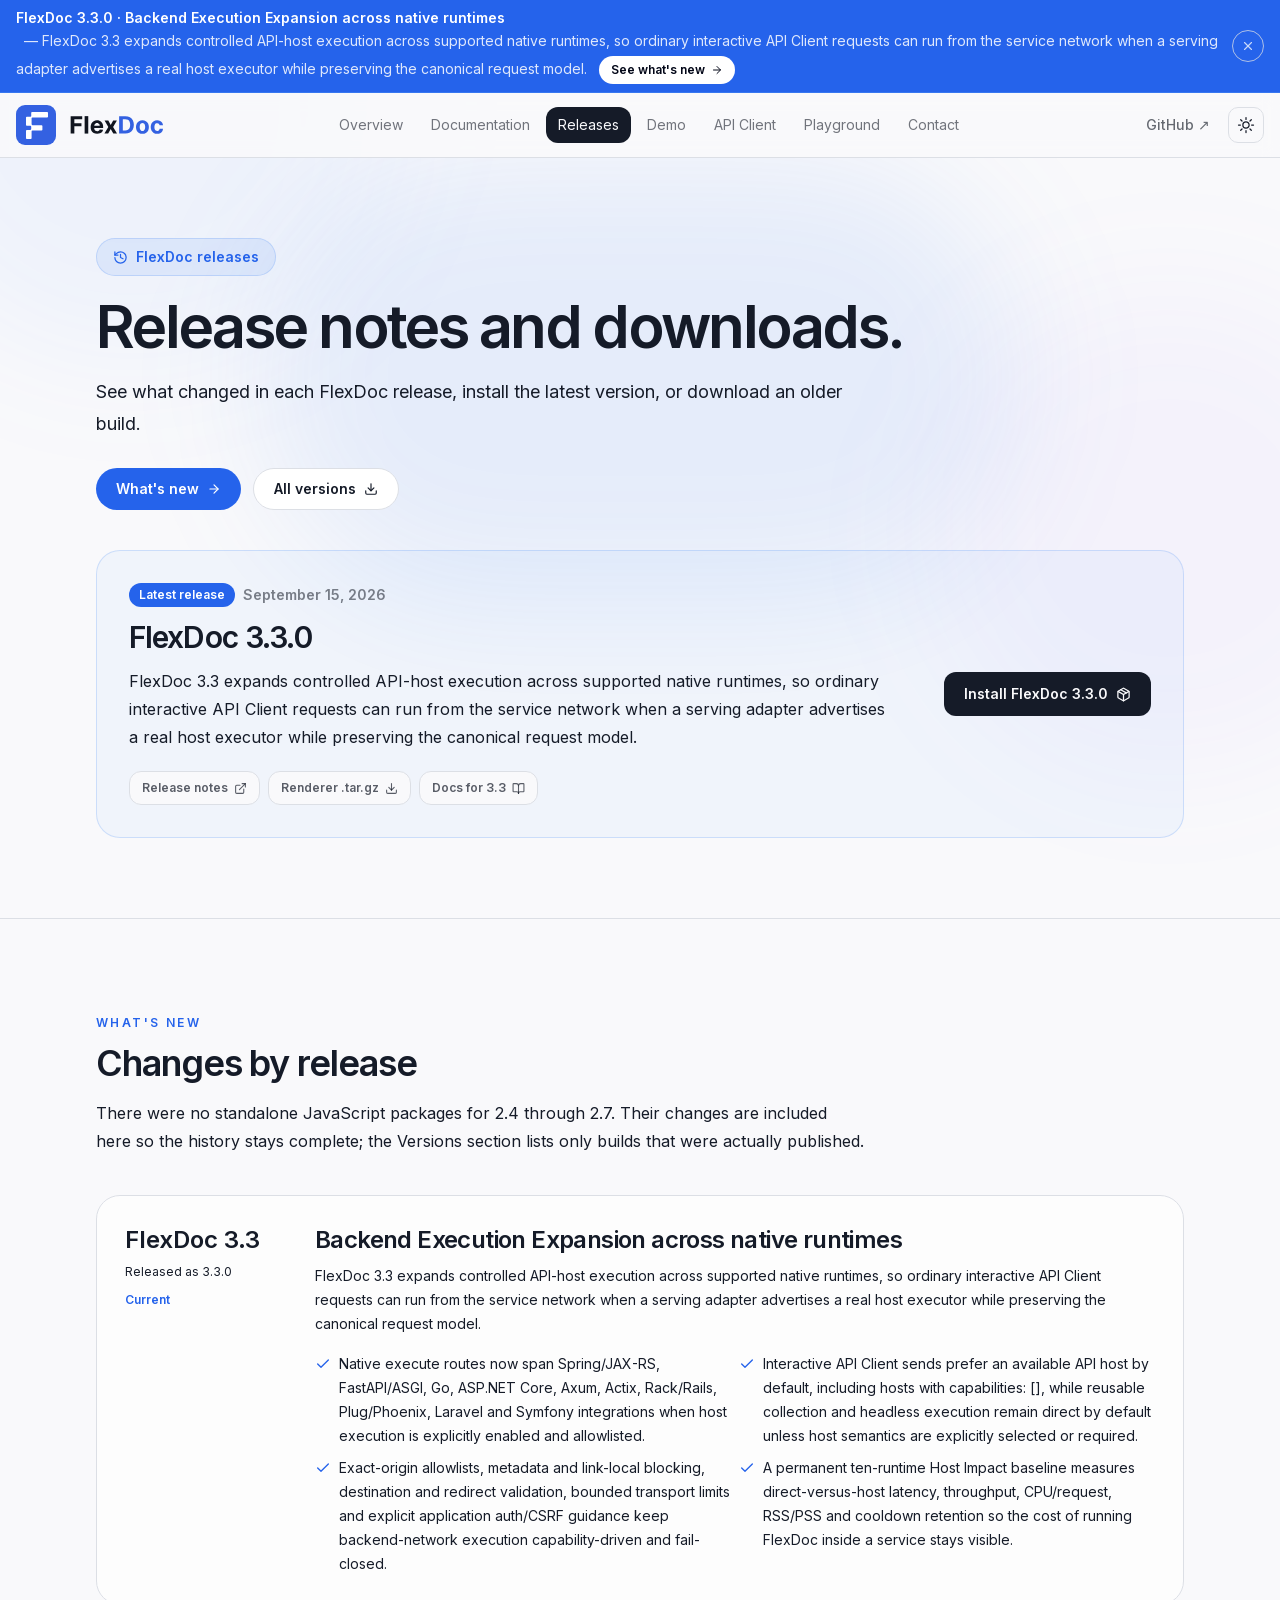
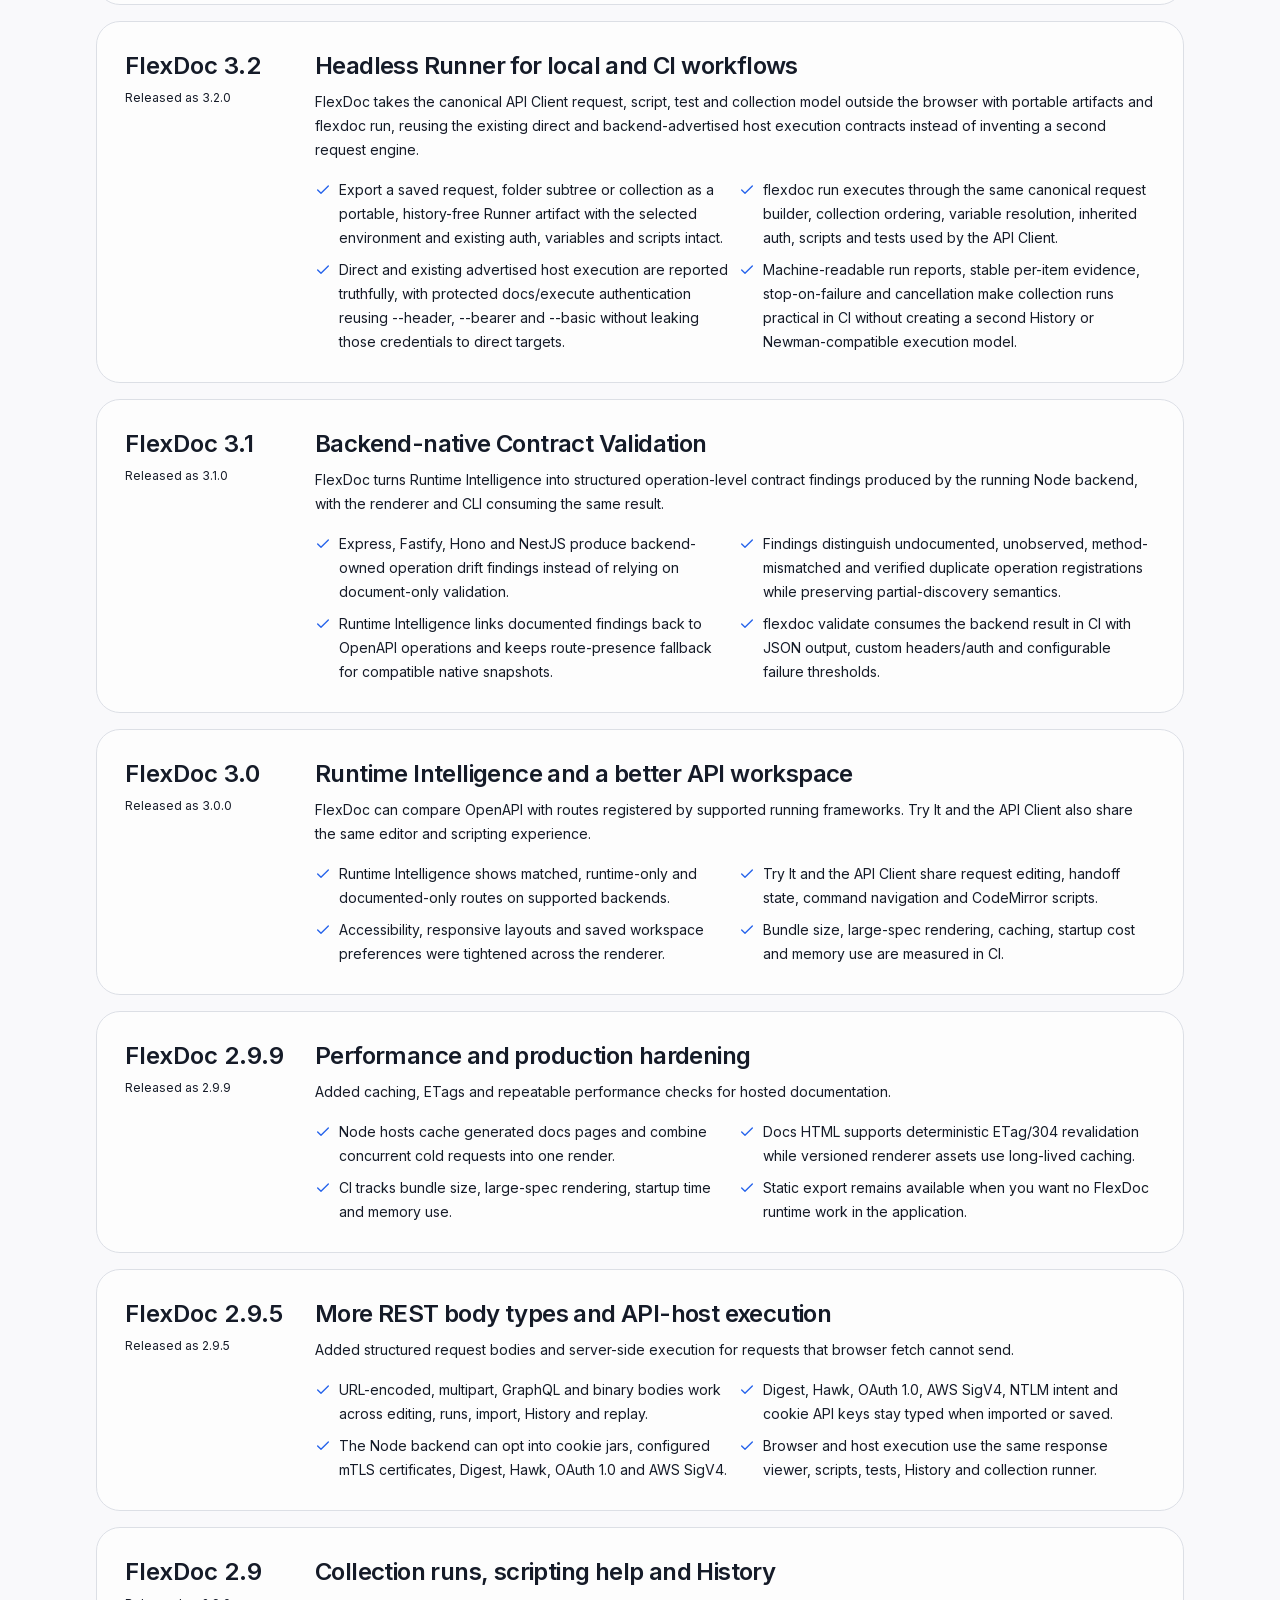
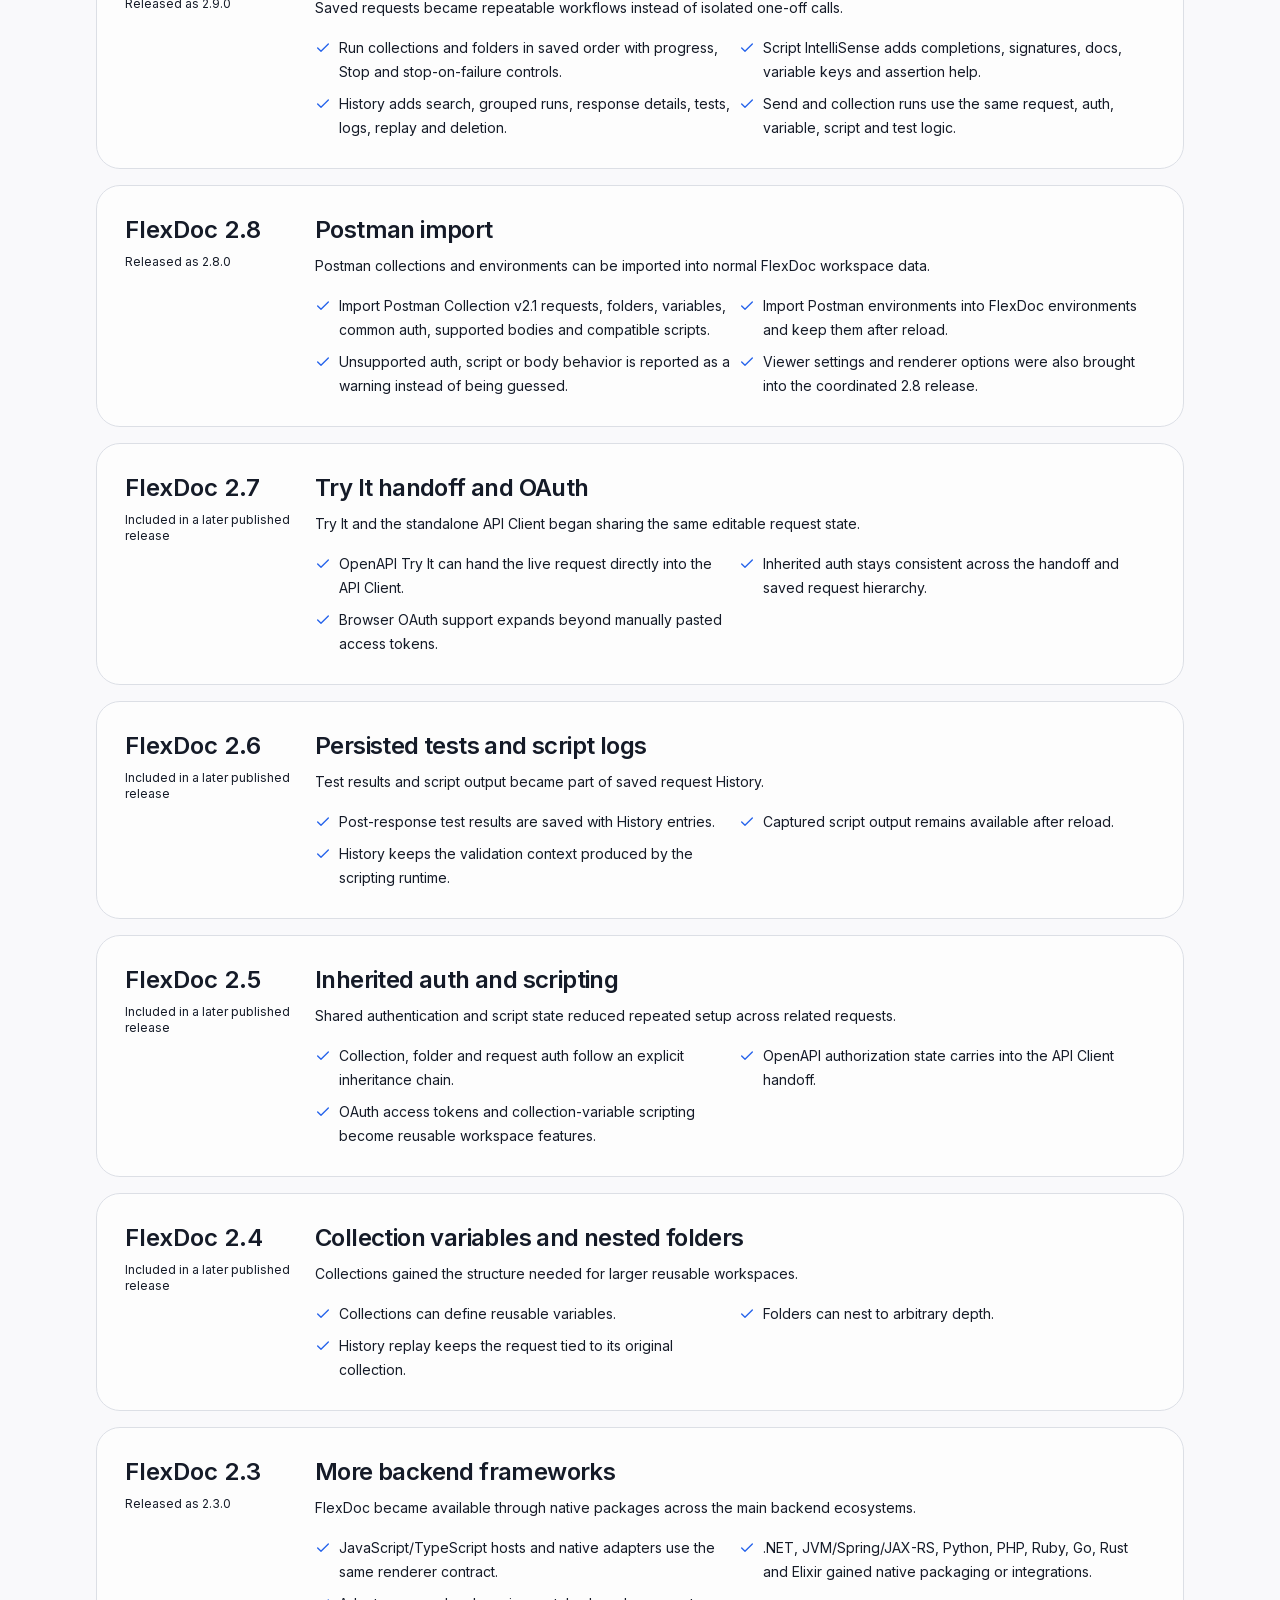
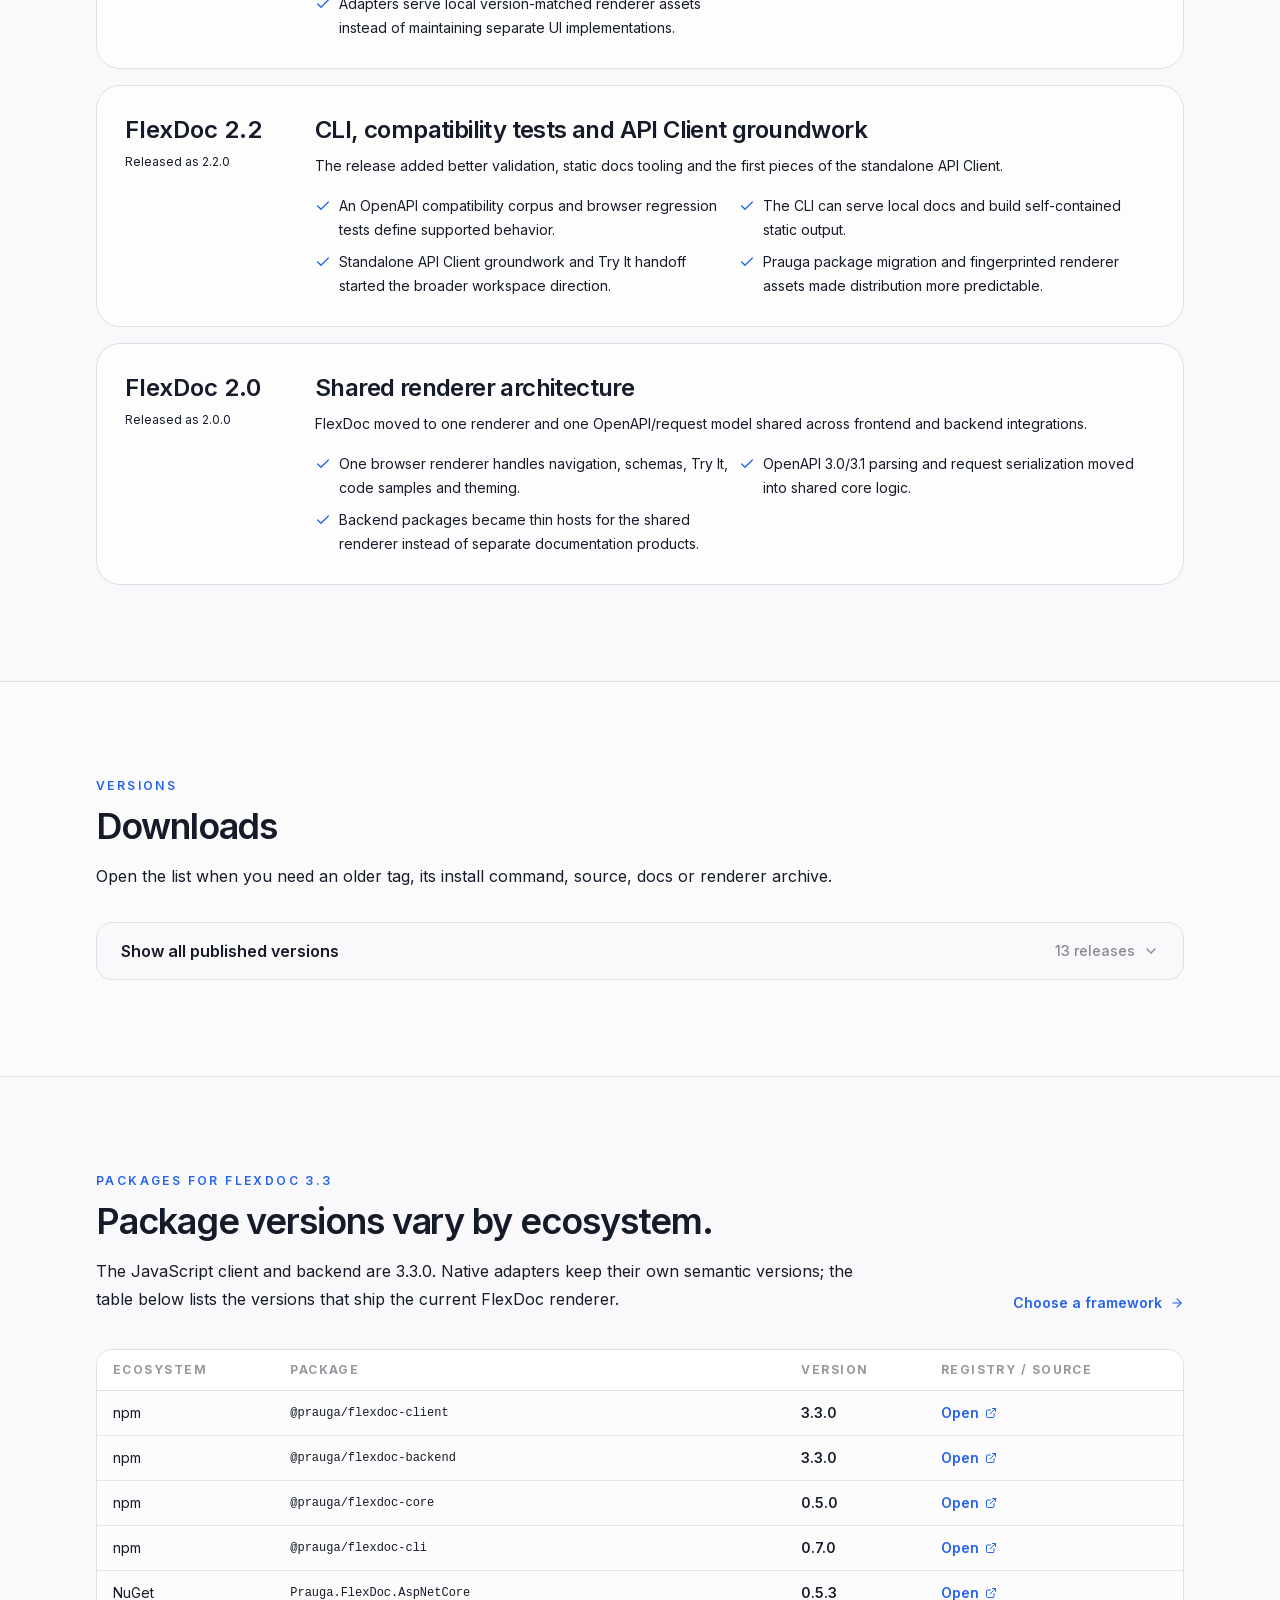
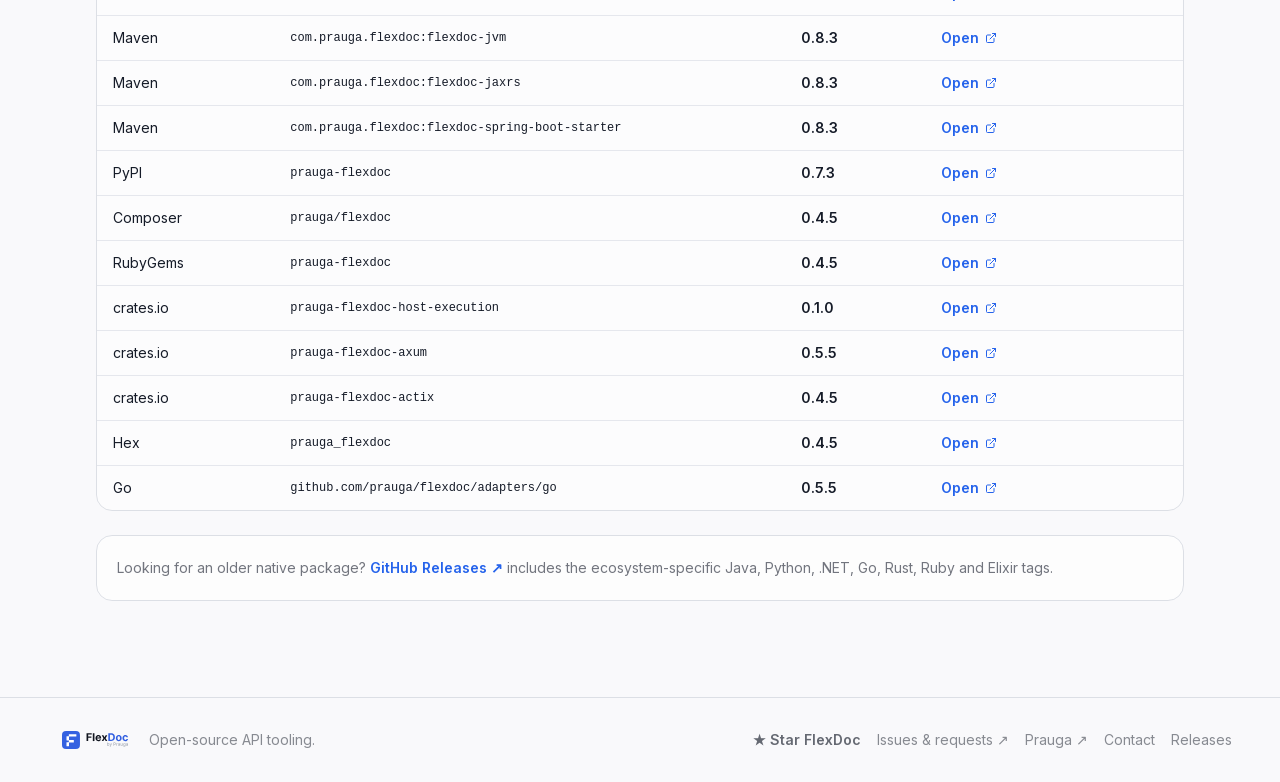
<file: releases/index.html>
<!DOCTYPE html><html lang="en"><head><meta charSet="utf-8"/><meta name="viewport" content="width=device-width, initial-scale=1"/><link rel="preload" href="/_next/static/media/83afe278b6a6bb3c-s.p.2bn3s6zvc0dyp.woff2" as="font" crossorigin="" type="font/woff2"/><link rel="preload" href="/favicon.svg" as="image"/><link rel="stylesheet" href="/_next/static/chunks/3ys-uts0l1kei.css" data-precedence="next"/><link rel="preload" as="script" fetchPriority="low" href="/_next/static/chunks/310vm2bl3xxpt.js"/><script src="/_next/static/chunks/19mx3mg6lkumu.js" async=""></script><script src="/_next/static/chunks/3byuobrkyz9bj.js" async=""></script><script src="/_next/static/chunks/344n2zhqbh4pn.js" async=""></script><script src="/_next/static/chunks/turbopack-0aqb5hlrzlk2g.js" async=""></script><script src="/_next/static/chunks/3fntmmi971322.js" async="" crossorigin=""></script><script src="/_next/static/chunks/2mltuz-dep-x0.js" async="" crossorigin=""></script><script src="/_next/static/chunks/2f-j2dkhd5q3o.js" async="" crossorigin=""></script><script src="/_next/static/chunks/0mqbfwtp8j8ua.js" async="" crossorigin=""></script><title>FlexDoc Releases | Release Notes, Versions and Downloads | FlexDoc</title><meta name="description" content="See what changed in FlexDoc, browse published versions, download older builds and find the current package versions for each supported ecosystem."/><meta name="keywords" content="FlexDoc,Prauga,OpenAPI,API documentation,API Client,Backend Execution,API host execution,Headless Runner,Contract Validation,CI,developer tooling"/><meta property="og:title" content="FlexDoc"/><meta property="og:description" content="OpenAPI documentation, executable Try It requests, a local API workspace, backend-native contract validation, headless API workflows and controlled service-network execution in one self-hosted tool."/><meta property="og:site_name" content="FlexDoc"/><meta property="og:type" content="website"/><meta name="twitter:card" content="summary"/><meta name="twitter:title" content="FlexDoc"/><meta name="twitter:description" content="OpenAPI documentation, executable Try It requests, a local API workspace, backend-native contract validation, headless API workflows and controlled service-network execution in one self-hosted tool."/><link rel="shortcut icon" href="/favicon.ico"/><link rel="icon" href="/favicon.svg" type="image/svg+xml"/><link rel="icon" href="/favicon-32x32.png" sizes="32x32" type="image/png"/><link rel="icon" href="/favicon-16x16.png" sizes="16x16" type="image/png"/><link rel="apple-touch-icon" href="/apple-touch-icon.png" sizes="180x180" type="image/png"/><meta name="next-size-adjust" content=""/><script src="/_next/static/chunks/0cz1d0mv5g_q7.js" noModule=""></script></head><body class="inter_fa93af41-module__0D_jrq__className relative min-h-screen antialiased"><div hidden=""><!--$--><!--/$--></div><div class="pointer-events-none fixed inset-0 -z-10 overflow-hidden" aria-hidden="true"><div class="absolute -left-32 -top-40 h-[520px] w-[520px] rounded-full bg-blue-500/[0.055] blur-3xl dark:bg-blue-400/[0.045]"></div><div class="absolute -right-32 top-[32%] h-[480px] w-[480px] rounded-full bg-violet-500/[0.045] blur-3xl dark:bg-violet-400/[0.035]"></div></div><script>((a,b,c,d,e,f,g,h)=>{let i=document.documentElement,j=["light","dark"];function k(b){var c;(Array.isArray(a)?a:[a]).forEach(a=>{let c="class"===a,d=c&&f?e.map(a=>f[a]||a):e;c?(i.classList.remove(...d),i.classList.add(b)):i.setAttribute(a,b)}),c=b,h&&j.includes(c)&&(i.style.colorScheme=c)}if(d)k(d);else try{let a=localStorage.getItem(b)||c,d=g&&"system"===a?window.matchMedia("(prefers-color-scheme: dark)").matches?"dark":"light":a;k(d)}catch(a){}})("class","theme","system",null,["light","dark"],null,true,true)</script><div class="relative z-0 flex min-h-screen flex-col"><header data-site-header="true" class="sticky top-0 z-50 border-b border-border bg-background/95 backdrop-blur supports-[backdrop-filter]:bg-background/85"><div class="container mx-auto flex h-16 max-w-7xl items-center gap-4 px-4"><a class="flex min-w-0 shrink-0 items-center gap-2 font-semibold tracking-tight" aria-label="FlexDoc overview" href="/"><img src="/favicon.svg" alt="FlexDoc mark" aria-hidden="true" class="h-8 w-8 rounded-lg"/><span class="text-lg">FlexDoc</span></a><div data-product-nav-scroll="true" data-site-product-nav-slot="true" class="product-nav-scroll min-w-0 flex-1"><nav aria-label="FlexDoc product navigation" data-site-desktop-product-nav="true" class="items-center gap-1"><a class="rounded-lg px-3 py-2 text-sm transition text-foreground/60 hover:bg-card hover:text-foreground" href="/">Overview</a><a class="rounded-lg px-3 py-2 text-sm transition text-foreground/60 hover:bg-card hover:text-foreground" href="/docs/">Documentation</a><a aria-current="page" class="rounded-lg px-3 py-2 text-sm transition bg-foreground text-background" href="/releases/">Releases</a><a class="rounded-lg px-3 py-2 text-sm transition text-foreground/60 hover:bg-card hover:text-foreground" href="/demo/">Demo</a><a class="rounded-lg px-3 py-2 text-sm transition text-foreground/60 hover:bg-card hover:text-foreground" href="/client/">API Client</a><a class="rounded-lg px-3 py-2 text-sm transition text-foreground/60 hover:bg-card hover:text-foreground" href="/playground/">Playground</a><a class="rounded-lg px-3 py-2 text-sm transition text-foreground/60 hover:bg-card hover:text-foreground" href="/contact/">Contact</a></nav></div><div class="ml-auto flex shrink-0 items-center gap-1.5"><a href="https://github.com/Prauga/flexdoc" target="_blank" rel="noopener noreferrer" data-site-desktop-github="true" class="rounded-lg px-3 py-2 text-sm font-medium text-foreground/65 transition hover:bg-card hover:text-foreground">GitHub ↗</a><button class="inline-flex h-9 w-9 items-center justify-center rounded-md border bg-background text-sm font-medium transition-colors hover:bg-accent hover:text-accent-foreground"><svg xmlns="http://www.w3.org/2000/svg" fill="none" viewBox="0 0 24 24" stroke-width="1.5" stroke="currentColor" aria-hidden="true" data-slot="icon" class="h-5 w-5 rotate-0 scale-100 transition-all dark:-rotate-90 dark:scale-0"><path stroke-linecap="round" stroke-linejoin="round" d="M12 3v2.25m6.364.386-1.591 1.591M21 12h-2.25m-.386 6.364-1.591-1.591M12 18.75V21m-4.773-4.227-1.591 1.591M5.25 12H3m4.227-4.773L5.636 5.636M15.75 12a3.75 3.75 0 1 1-7.5 0 3.75 3.75 0 0 1 7.5 0Z"></path></svg><svg xmlns="http://www.w3.org/2000/svg" fill="none" viewBox="0 0 24 24" stroke-width="1.5" stroke="currentColor" aria-hidden="true" data-slot="icon" class="absolute h-5 w-5 rotate-90 scale-0 transition-all dark:rotate-0 dark:scale-100"><path stroke-linecap="round" stroke-linejoin="round" d="M21.752 15.002A9.72 9.72 0 0 1 18 15.75c-5.385 0-9.75-4.365-9.75-9.75 0-1.33.266-2.597.748-3.752A9.753 9.753 0 0 0 3 11.25C3 16.635 7.365 21 12.75 21a9.753 9.753 0 0 0 9.002-5.998Z"></path></svg><span class="sr-only">Toggle theme</span></button><button type="button" data-site-mobile-nav-trigger="true" aria-label="Open product navigation" aria-expanded="false" aria-controls="site-mobile-product-nav" class="h-9 w-9 items-center justify-center rounded-lg border border-border bg-card text-foreground/70 transition hover:text-foreground"><svg xmlns="http://www.w3.org/2000/svg" width="18" height="18" viewBox="0 0 24 24" fill="none" stroke="currentColor" stroke-width="2" stroke-linecap="round" stroke-linejoin="round" class="lucide lucide-menu" aria-hidden="true"><path d="M4 12h16"></path><path d="M4 18h16"></path><path d="M4 6h16"></path></svg></button></div></div></header><main class="flex-1"><div class="overflow-hidden"><section class="relative border-b border-border px-4 py-14 sm:py-20"><div class="pointer-events-none absolute left-1/2 top-0 -z-10 h-[440px] w-[760px] -translate-x-1/2 rounded-full bg-blue-500/10 blur-3xl"></div><div class="container mx-auto max-w-6xl"><div class="max-w-4xl"><div class="inline-flex items-center gap-2 rounded-full border border-blue-500/20 bg-blue-500/10 px-4 py-2 text-sm font-semibold text-blue-600 dark:text-blue-300"><svg xmlns="http://www.w3.org/2000/svg" width="15" height="15" viewBox="0 0 24 24" fill="none" stroke="currentColor" stroke-width="2" stroke-linecap="round" stroke-linejoin="round" class="lucide lucide-history" aria-hidden="true"><path d="M3 12a9 9 0 1 0 9-9 9.75 9.75 0 0 0-6.74 2.74L3 8"></path><path d="M3 3v5h5"></path><path d="M12 7v5l4 2"></path></svg> FlexDoc releases</div><h1 class="mt-5 text-4xl font-semibold tracking-[-0.045em] sm:text-6xl">Release notes and downloads.</h1><p class="mt-5 max-w-3xl text-base leading-7 text-foreground/62 sm:text-lg sm:leading-8">See what changed in each FlexDoc release, install the latest version, or download an older build.</p><div class="mt-7 flex flex-wrap gap-3"><a href="#whats-new" class="inline-flex items-center gap-2 rounded-full bg-blue-600 px-5 py-2.5 text-sm font-semibold text-white transition hover:bg-blue-500">What&#x27;s new <svg xmlns="http://www.w3.org/2000/svg" width="14" height="14" viewBox="0 0 24 24" fill="none" stroke="currentColor" stroke-width="2" stroke-linecap="round" stroke-linejoin="round" class="lucide lucide-arrow-right" aria-hidden="true"><path d="M5 12h14"></path><path d="m12 5 7 7-7 7"></path></svg></a><a href="#versions" class="inline-flex items-center gap-2 rounded-full border border-border bg-card px-5 py-2.5 text-sm font-semibold transition hover:border-blue-500/30">All versions <svg xmlns="http://www.w3.org/2000/svg" width="14" height="14" viewBox="0 0 24 24" fill="none" stroke="currentColor" stroke-width="2" stroke-linecap="round" stroke-linejoin="round" class="lucide lucide-download" aria-hidden="true"><path d="M12 15V3"></path><path d="M21 15v4a2 2 0 0 1-2 2H5a2 2 0 0 1-2-2v-4"></path><path d="m7 10 5 5 5-5"></path></svg></a></div></div><div id="latest-release" class="mt-10 grid scroll-mt-24 gap-5 rounded-3xl border border-blue-500/20 bg-blue-500/[0.045] p-6 sm:scroll-mt-28 sm:p-8 lg:grid-cols-[1fr_auto] lg:items-center"><div><div class="flex flex-wrap items-center gap-2"><span class="rounded-full bg-blue-600 px-2.5 py-1 text-xs font-semibold text-white">Latest release</span><span class="text-sm font-semibold text-foreground/55">September 15, 2026</span></div><h2 class="mt-3 text-3xl font-semibold tracking-[-0.03em]">FlexDoc <!-- -->3.3.0</h2><p class="mt-3 max-w-3xl text-sm leading-6 text-foreground/62 sm:text-base sm:leading-7">FlexDoc 3.3 expands controlled API-host execution across supported native runtimes, so ordinary interactive API Client requests can run from the service network when a serving adapter advertises a real host executor while preserving the canonical request model.</p><div class="mt-5 flex flex-wrap gap-2"><a href="https://github.com/Prauga/flexdoc/releases/tag/js/v3.3.0" target="_blank" rel="noopener noreferrer" class="inline-flex items-center gap-1.5 rounded-lg border border-border bg-background px-3 py-2 text-xs font-semibold text-foreground/70 transition hover:border-blue-500/30 hover:text-foreground">Release notes <svg xmlns="http://www.w3.org/2000/svg" width="13" height="13" viewBox="0 0 24 24" fill="none" stroke="currentColor" stroke-width="2" stroke-linecap="round" stroke-linejoin="round" class="lucide lucide-external-link" aria-hidden="true"><path d="M15 3h6v6"></path><path d="M10 14 21 3"></path><path d="M18 13v6a2 2 0 0 1-2 2H5a2 2 0 0 1-2-2V8a2 2 0 0 1 2-2h6"></path></svg></a><a href="https://github.com/Prauga/flexdoc/releases/download/js/v3.3.0/flexdoc-renderer.tar.gz" class="inline-flex items-center gap-1.5 rounded-lg border border-border bg-background px-3 py-2 text-xs font-semibold text-foreground/70 transition hover:border-blue-500/30 hover:text-foreground">Renderer .tar.gz <svg xmlns="http://www.w3.org/2000/svg" width="13" height="13" viewBox="0 0 24 24" fill="none" stroke="currentColor" stroke-width="2" stroke-linecap="round" stroke-linejoin="round" class="lucide lucide-download" aria-hidden="true"><path d="M12 15V3"></path><path d="M21 15v4a2 2 0 0 1-2 2H5a2 2 0 0 1-2-2v-4"></path><path d="m7 10 5 5 5-5"></path></svg></a><a href="https://github.com/Prauga/flexdoc/tree/js/v3.3.0/docs" target="_blank" rel="noopener noreferrer" class="inline-flex items-center gap-1.5 rounded-lg border border-border bg-background px-3 py-2 text-xs font-semibold text-foreground/70 transition hover:border-blue-500/30 hover:text-foreground">Docs for <!-- -->3.3<!-- --> <svg xmlns="http://www.w3.org/2000/svg" width="13" height="13" viewBox="0 0 24 24" fill="none" stroke="currentColor" stroke-width="2" stroke-linecap="round" stroke-linejoin="round" class="lucide lucide-book-open" aria-hidden="true"><path d="M12 7v14"></path><path d="M3 18a1 1 0 0 1-1-1V4a1 1 0 0 1 1-1h5a4 4 0 0 1 4 4 4 4 0 0 1 4-4h5a1 1 0 0 1 1 1v13a1 1 0 0 1-1 1h-6a3 3 0 0 0-3 3 3 3 0 0 0-3-3z"></path></svg></a></div></div><a class="inline-flex shrink-0 items-center justify-center gap-2 rounded-xl bg-foreground px-5 py-3 text-sm font-semibold text-background transition hover:opacity-85" href="/#install">Install FlexDoc <!-- -->3.3.0<!-- --> <svg xmlns="http://www.w3.org/2000/svg" width="15" height="15" viewBox="0 0 24 24" fill="none" stroke="currentColor" stroke-width="2" stroke-linecap="round" stroke-linejoin="round" class="lucide lucide-package" aria-hidden="true"><path d="M11 21.73a2 2 0 0 0 2 0l7-4A2 2 0 0 0 21 16V8a2 2 0 0 0-1-1.73l-7-4a2 2 0 0 0-2 0l-7 4A2 2 0 0 0 3 8v8a2 2 0 0 0 1 1.73z"></path><path d="M12 22V12"></path><polyline points="3.29 7 12 12 20.71 7"></polyline><path d="m7.5 4.27 9 5.15"></path></svg></a></div></div></section><section id="whats-new" class="scroll-mt-24 border-b border-border px-4 py-16 sm:scroll-mt-28 sm:py-24"><div class="container mx-auto max-w-6xl"><div class="max-w-3xl"><div class="text-xs font-semibold uppercase tracking-[0.2em] text-blue-600 dark:text-blue-300">What&#x27;s new</div><h2 class="mt-3 text-3xl font-semibold tracking-[-0.03em] sm:text-4xl">Changes by release</h2><p class="mt-4 text-base leading-7 text-foreground/62">There were no standalone JavaScript packages for 2.4 through 2.7. Their changes are included here so the history stays complete; the Versions section lists only builds that were actually published.</p></div><div class="mt-10 space-y-4"><article id="release-3-3-0" class="scroll-mt-24 rounded-2xl border border-border bg-card/60 p-5 sm:scroll-mt-28 sm:rounded-3xl sm:p-7"><div class="grid gap-5 lg:grid-cols-[170px_1fr]"><div><div class="text-2xl font-semibold">FlexDoc <!-- -->3.3</div><div class="mt-2 text-xs text-foreground/48">Released as 3.3.0</div><div class="mt-3 text-xs font-semibold text-blue-600 dark:text-blue-300">Current</div></div><div><h3 class="text-xl font-semibold tracking-tight sm:text-2xl">Backend Execution Expansion across native runtimes</h3><p class="mt-2 text-sm leading-6 text-foreground/62">FlexDoc 3.3 expands controlled API-host execution across supported native runtimes, so ordinary interactive API Client requests can run from the service network when a serving adapter advertises a real host executor while preserving the canonical request model.</p><ul class="mt-4 grid gap-2 text-sm leading-6 text-foreground/68 lg:grid-cols-2"><li class="flex items-start gap-2"><svg xmlns="http://www.w3.org/2000/svg" width="24" height="24" viewBox="0 0 24 24" fill="none" stroke="currentColor" stroke-width="2" stroke-linecap="round" stroke-linejoin="round" class="lucide lucide-check mt-1 h-4 w-4 shrink-0 text-blue-600 dark:text-blue-300" aria-hidden="true"><path d="M20 6 9 17l-5-5"></path></svg><span>Native execute routes now span Spring/JAX-RS, FastAPI/ASGI, Go, ASP.NET Core, Axum, Actix, Rack/Rails, Plug/Phoenix, Laravel and Symfony integrations when host execution is explicitly enabled and allowlisted.</span></li><li class="flex items-start gap-2"><svg xmlns="http://www.w3.org/2000/svg" width="24" height="24" viewBox="0 0 24 24" fill="none" stroke="currentColor" stroke-width="2" stroke-linecap="round" stroke-linejoin="round" class="lucide lucide-check mt-1 h-4 w-4 shrink-0 text-blue-600 dark:text-blue-300" aria-hidden="true"><path d="M20 6 9 17l-5-5"></path></svg><span>Interactive API Client sends prefer an available API host by default, including hosts with capabilities: [], while reusable collection and headless execution remain direct by default unless host semantics are explicitly selected or required.</span></li><li class="flex items-start gap-2"><svg xmlns="http://www.w3.org/2000/svg" width="24" height="24" viewBox="0 0 24 24" fill="none" stroke="currentColor" stroke-width="2" stroke-linecap="round" stroke-linejoin="round" class="lucide lucide-check mt-1 h-4 w-4 shrink-0 text-blue-600 dark:text-blue-300" aria-hidden="true"><path d="M20 6 9 17l-5-5"></path></svg><span>Exact-origin allowlists, metadata and link-local blocking, destination and redirect validation, bounded transport limits and explicit application auth/CSRF guidance keep backend-network execution capability-driven and fail-closed.</span></li><li class="flex items-start gap-2"><svg xmlns="http://www.w3.org/2000/svg" width="24" height="24" viewBox="0 0 24 24" fill="none" stroke="currentColor" stroke-width="2" stroke-linecap="round" stroke-linejoin="round" class="lucide lucide-check mt-1 h-4 w-4 shrink-0 text-blue-600 dark:text-blue-300" aria-hidden="true"><path d="M20 6 9 17l-5-5"></path></svg><span>A permanent ten-runtime Host Impact baseline measures direct-versus-host latency, throughput, CPU/request, RSS/PSS and cooldown retention so the cost of running FlexDoc inside a service stays visible.</span></li></ul></div></div></article><article id="release-3-2-0" class="scroll-mt-24 rounded-2xl border border-border bg-card/60 p-5 sm:scroll-mt-28 sm:rounded-3xl sm:p-7"><div class="grid gap-5 lg:grid-cols-[170px_1fr]"><div><div class="text-2xl font-semibold">FlexDoc <!-- -->3.2</div><div class="mt-2 text-xs text-foreground/48">Released as 3.2.0</div></div><div><h3 class="text-xl font-semibold tracking-tight sm:text-2xl">Headless Runner for local and CI workflows</h3><p class="mt-2 text-sm leading-6 text-foreground/62">FlexDoc takes the canonical API Client request, script, test and collection model outside the browser with portable artifacts and flexdoc run, reusing the existing direct and backend-advertised host execution contracts instead of inventing a second request engine.</p><ul class="mt-4 grid gap-2 text-sm leading-6 text-foreground/68 lg:grid-cols-2"><li class="flex items-start gap-2"><svg xmlns="http://www.w3.org/2000/svg" width="24" height="24" viewBox="0 0 24 24" fill="none" stroke="currentColor" stroke-width="2" stroke-linecap="round" stroke-linejoin="round" class="lucide lucide-check mt-1 h-4 w-4 shrink-0 text-blue-600 dark:text-blue-300" aria-hidden="true"><path d="M20 6 9 17l-5-5"></path></svg><span>Export a saved request, folder subtree or collection as a portable, history-free Runner artifact with the selected environment and existing auth, variables and scripts intact.</span></li><li class="flex items-start gap-2"><svg xmlns="http://www.w3.org/2000/svg" width="24" height="24" viewBox="0 0 24 24" fill="none" stroke="currentColor" stroke-width="2" stroke-linecap="round" stroke-linejoin="round" class="lucide lucide-check mt-1 h-4 w-4 shrink-0 text-blue-600 dark:text-blue-300" aria-hidden="true"><path d="M20 6 9 17l-5-5"></path></svg><span>flexdoc run executes through the same canonical request builder, collection ordering, variable resolution, inherited auth, scripts and tests used by the API Client.</span></li><li class="flex items-start gap-2"><svg xmlns="http://www.w3.org/2000/svg" width="24" height="24" viewBox="0 0 24 24" fill="none" stroke="currentColor" stroke-width="2" stroke-linecap="round" stroke-linejoin="round" class="lucide lucide-check mt-1 h-4 w-4 shrink-0 text-blue-600 dark:text-blue-300" aria-hidden="true"><path d="M20 6 9 17l-5-5"></path></svg><span>Direct and existing advertised host execution are reported truthfully, with protected docs/execute authentication reusing --header, --bearer and --basic without leaking those credentials to direct targets.</span></li><li class="flex items-start gap-2"><svg xmlns="http://www.w3.org/2000/svg" width="24" height="24" viewBox="0 0 24 24" fill="none" stroke="currentColor" stroke-width="2" stroke-linecap="round" stroke-linejoin="round" class="lucide lucide-check mt-1 h-4 w-4 shrink-0 text-blue-600 dark:text-blue-300" aria-hidden="true"><path d="M20 6 9 17l-5-5"></path></svg><span>Machine-readable run reports, stable per-item evidence, stop-on-failure and cancellation make collection runs practical in CI without creating a second History or Newman-compatible execution model.</span></li></ul></div></div></article><article id="release-3-1-0" class="scroll-mt-24 rounded-2xl border border-border bg-card/60 p-5 sm:scroll-mt-28 sm:rounded-3xl sm:p-7"><div class="grid gap-5 lg:grid-cols-[170px_1fr]"><div><div class="text-2xl font-semibold">FlexDoc <!-- -->3.1</div><div class="mt-2 text-xs text-foreground/48">Released as 3.1.0</div></div><div><h3 class="text-xl font-semibold tracking-tight sm:text-2xl">Backend-native Contract Validation</h3><p class="mt-2 text-sm leading-6 text-foreground/62">FlexDoc turns Runtime Intelligence into structured operation-level contract findings produced by the running Node backend, with the renderer and CLI consuming the same result.</p><ul class="mt-4 grid gap-2 text-sm leading-6 text-foreground/68 lg:grid-cols-2"><li class="flex items-start gap-2"><svg xmlns="http://www.w3.org/2000/svg" width="24" height="24" viewBox="0 0 24 24" fill="none" stroke="currentColor" stroke-width="2" stroke-linecap="round" stroke-linejoin="round" class="lucide lucide-check mt-1 h-4 w-4 shrink-0 text-blue-600 dark:text-blue-300" aria-hidden="true"><path d="M20 6 9 17l-5-5"></path></svg><span>Express, Fastify, Hono and NestJS produce backend-owned operation drift findings instead of relying on document-only validation.</span></li><li class="flex items-start gap-2"><svg xmlns="http://www.w3.org/2000/svg" width="24" height="24" viewBox="0 0 24 24" fill="none" stroke="currentColor" stroke-width="2" stroke-linecap="round" stroke-linejoin="round" class="lucide lucide-check mt-1 h-4 w-4 shrink-0 text-blue-600 dark:text-blue-300" aria-hidden="true"><path d="M20 6 9 17l-5-5"></path></svg><span>Findings distinguish undocumented, unobserved, method-mismatched and verified duplicate operation registrations while preserving partial-discovery semantics.</span></li><li class="flex items-start gap-2"><svg xmlns="http://www.w3.org/2000/svg" width="24" height="24" viewBox="0 0 24 24" fill="none" stroke="currentColor" stroke-width="2" stroke-linecap="round" stroke-linejoin="round" class="lucide lucide-check mt-1 h-4 w-4 shrink-0 text-blue-600 dark:text-blue-300" aria-hidden="true"><path d="M20 6 9 17l-5-5"></path></svg><span>Runtime Intelligence links documented findings back to OpenAPI operations and keeps route-presence fallback for compatible native snapshots.</span></li><li class="flex items-start gap-2"><svg xmlns="http://www.w3.org/2000/svg" width="24" height="24" viewBox="0 0 24 24" fill="none" stroke="currentColor" stroke-width="2" stroke-linecap="round" stroke-linejoin="round" class="lucide lucide-check mt-1 h-4 w-4 shrink-0 text-blue-600 dark:text-blue-300" aria-hidden="true"><path d="M20 6 9 17l-5-5"></path></svg><span>flexdoc validate consumes the backend result in CI with JSON output, custom headers/auth and configurable failure thresholds.</span></li></ul></div></div></article><article id="release-3-0-0" class="scroll-mt-24 rounded-2xl border border-border bg-card/60 p-5 sm:scroll-mt-28 sm:rounded-3xl sm:p-7"><div class="grid gap-5 lg:grid-cols-[170px_1fr]"><div><div class="text-2xl font-semibold">FlexDoc <!-- -->3.0</div><div class="mt-2 text-xs text-foreground/48">Released as 3.0.0</div></div><div><h3 class="text-xl font-semibold tracking-tight sm:text-2xl">Runtime Intelligence and a better API workspace</h3><p class="mt-2 text-sm leading-6 text-foreground/62">FlexDoc can compare OpenAPI with routes registered by supported running frameworks. Try It and the API Client also share the same editor and scripting experience.</p><ul class="mt-4 grid gap-2 text-sm leading-6 text-foreground/68 lg:grid-cols-2"><li class="flex items-start gap-2"><svg xmlns="http://www.w3.org/2000/svg" width="24" height="24" viewBox="0 0 24 24" fill="none" stroke="currentColor" stroke-width="2" stroke-linecap="round" stroke-linejoin="round" class="lucide lucide-check mt-1 h-4 w-4 shrink-0 text-blue-600 dark:text-blue-300" aria-hidden="true"><path d="M20 6 9 17l-5-5"></path></svg><span>Runtime Intelligence shows matched, runtime-only and documented-only routes on supported backends.</span></li><li class="flex items-start gap-2"><svg xmlns="http://www.w3.org/2000/svg" width="24" height="24" viewBox="0 0 24 24" fill="none" stroke="currentColor" stroke-width="2" stroke-linecap="round" stroke-linejoin="round" class="lucide lucide-check mt-1 h-4 w-4 shrink-0 text-blue-600 dark:text-blue-300" aria-hidden="true"><path d="M20 6 9 17l-5-5"></path></svg><span>Try It and the API Client share request editing, handoff state, command navigation and CodeMirror scripts.</span></li><li class="flex items-start gap-2"><svg xmlns="http://www.w3.org/2000/svg" width="24" height="24" viewBox="0 0 24 24" fill="none" stroke="currentColor" stroke-width="2" stroke-linecap="round" stroke-linejoin="round" class="lucide lucide-check mt-1 h-4 w-4 shrink-0 text-blue-600 dark:text-blue-300" aria-hidden="true"><path d="M20 6 9 17l-5-5"></path></svg><span>Accessibility, responsive layouts and saved workspace preferences were tightened across the renderer.</span></li><li class="flex items-start gap-2"><svg xmlns="http://www.w3.org/2000/svg" width="24" height="24" viewBox="0 0 24 24" fill="none" stroke="currentColor" stroke-width="2" stroke-linecap="round" stroke-linejoin="round" class="lucide lucide-check mt-1 h-4 w-4 shrink-0 text-blue-600 dark:text-blue-300" aria-hidden="true"><path d="M20 6 9 17l-5-5"></path></svg><span>Bundle size, large-spec rendering, caching, startup cost and memory use are measured in CI.</span></li></ul></div></div></article><article id="release-2-9-9" class="scroll-mt-24 rounded-2xl border border-border bg-card/60 p-5 sm:scroll-mt-28 sm:rounded-3xl sm:p-7"><div class="grid gap-5 lg:grid-cols-[170px_1fr]"><div><div class="text-2xl font-semibold">FlexDoc <!-- -->2.9.9</div><div class="mt-2 text-xs text-foreground/48">Released as 2.9.9</div></div><div><h3 class="text-xl font-semibold tracking-tight sm:text-2xl">Performance and production hardening</h3><p class="mt-2 text-sm leading-6 text-foreground/62">Added caching, ETags and repeatable performance checks for hosted documentation.</p><ul class="mt-4 grid gap-2 text-sm leading-6 text-foreground/68 lg:grid-cols-2"><li class="flex items-start gap-2"><svg xmlns="http://www.w3.org/2000/svg" width="24" height="24" viewBox="0 0 24 24" fill="none" stroke="currentColor" stroke-width="2" stroke-linecap="round" stroke-linejoin="round" class="lucide lucide-check mt-1 h-4 w-4 shrink-0 text-blue-600 dark:text-blue-300" aria-hidden="true"><path d="M20 6 9 17l-5-5"></path></svg><span>Node hosts cache generated docs pages and combine concurrent cold requests into one render.</span></li><li class="flex items-start gap-2"><svg xmlns="http://www.w3.org/2000/svg" width="24" height="24" viewBox="0 0 24 24" fill="none" stroke="currentColor" stroke-width="2" stroke-linecap="round" stroke-linejoin="round" class="lucide lucide-check mt-1 h-4 w-4 shrink-0 text-blue-600 dark:text-blue-300" aria-hidden="true"><path d="M20 6 9 17l-5-5"></path></svg><span>Docs HTML supports deterministic ETag/304 revalidation while versioned renderer assets use long-lived caching.</span></li><li class="flex items-start gap-2"><svg xmlns="http://www.w3.org/2000/svg" width="24" height="24" viewBox="0 0 24 24" fill="none" stroke="currentColor" stroke-width="2" stroke-linecap="round" stroke-linejoin="round" class="lucide lucide-check mt-1 h-4 w-4 shrink-0 text-blue-600 dark:text-blue-300" aria-hidden="true"><path d="M20 6 9 17l-5-5"></path></svg><span>CI tracks bundle size, large-spec rendering, startup time and memory use.</span></li><li class="flex items-start gap-2"><svg xmlns="http://www.w3.org/2000/svg" width="24" height="24" viewBox="0 0 24 24" fill="none" stroke="currentColor" stroke-width="2" stroke-linecap="round" stroke-linejoin="round" class="lucide lucide-check mt-1 h-4 w-4 shrink-0 text-blue-600 dark:text-blue-300" aria-hidden="true"><path d="M20 6 9 17l-5-5"></path></svg><span>Static export remains available when you want no FlexDoc runtime work in the application.</span></li></ul></div></div></article><article id="release-2-9-5" class="scroll-mt-24 rounded-2xl border border-border bg-card/60 p-5 sm:scroll-mt-28 sm:rounded-3xl sm:p-7"><div class="grid gap-5 lg:grid-cols-[170px_1fr]"><div><div class="text-2xl font-semibold">FlexDoc <!-- -->2.9.5</div><div class="mt-2 text-xs text-foreground/48">Released as 2.9.5</div></div><div><h3 class="text-xl font-semibold tracking-tight sm:text-2xl">More REST body types and API-host execution</h3><p class="mt-2 text-sm leading-6 text-foreground/62">Added structured request bodies and server-side execution for requests that browser fetch cannot send.</p><ul class="mt-4 grid gap-2 text-sm leading-6 text-foreground/68 lg:grid-cols-2"><li class="flex items-start gap-2"><svg xmlns="http://www.w3.org/2000/svg" width="24" height="24" viewBox="0 0 24 24" fill="none" stroke="currentColor" stroke-width="2" stroke-linecap="round" stroke-linejoin="round" class="lucide lucide-check mt-1 h-4 w-4 shrink-0 text-blue-600 dark:text-blue-300" aria-hidden="true"><path d="M20 6 9 17l-5-5"></path></svg><span>URL-encoded, multipart, GraphQL and binary bodies work across editing, runs, import, History and replay.</span></li><li class="flex items-start gap-2"><svg xmlns="http://www.w3.org/2000/svg" width="24" height="24" viewBox="0 0 24 24" fill="none" stroke="currentColor" stroke-width="2" stroke-linecap="round" stroke-linejoin="round" class="lucide lucide-check mt-1 h-4 w-4 shrink-0 text-blue-600 dark:text-blue-300" aria-hidden="true"><path d="M20 6 9 17l-5-5"></path></svg><span>Digest, Hawk, OAuth 1.0, AWS SigV4, NTLM intent and cookie API keys stay typed when imported or saved.</span></li><li class="flex items-start gap-2"><svg xmlns="http://www.w3.org/2000/svg" width="24" height="24" viewBox="0 0 24 24" fill="none" stroke="currentColor" stroke-width="2" stroke-linecap="round" stroke-linejoin="round" class="lucide lucide-check mt-1 h-4 w-4 shrink-0 text-blue-600 dark:text-blue-300" aria-hidden="true"><path d="M20 6 9 17l-5-5"></path></svg><span>The Node backend can opt into cookie jars, configured mTLS certificates, Digest, Hawk, OAuth 1.0 and AWS SigV4.</span></li><li class="flex items-start gap-2"><svg xmlns="http://www.w3.org/2000/svg" width="24" height="24" viewBox="0 0 24 24" fill="none" stroke="currentColor" stroke-width="2" stroke-linecap="round" stroke-linejoin="round" class="lucide lucide-check mt-1 h-4 w-4 shrink-0 text-blue-600 dark:text-blue-300" aria-hidden="true"><path d="M20 6 9 17l-5-5"></path></svg><span>Browser and host execution use the same response viewer, scripts, tests, History and collection runner.</span></li></ul></div></div></article><article id="release-2-9-0" class="scroll-mt-24 rounded-2xl border border-border bg-card/60 p-5 sm:scroll-mt-28 sm:rounded-3xl sm:p-7"><div class="grid gap-5 lg:grid-cols-[170px_1fr]"><div><div class="text-2xl font-semibold">FlexDoc <!-- -->2.9</div><div class="mt-2 text-xs text-foreground/48">Released as 2.9.0</div></div><div><h3 class="text-xl font-semibold tracking-tight sm:text-2xl">Collection runs, scripting help and History</h3><p class="mt-2 text-sm leading-6 text-foreground/62">Saved requests became repeatable workflows instead of isolated one-off calls.</p><ul class="mt-4 grid gap-2 text-sm leading-6 text-foreground/68 lg:grid-cols-2"><li class="flex items-start gap-2"><svg xmlns="http://www.w3.org/2000/svg" width="24" height="24" viewBox="0 0 24 24" fill="none" stroke="currentColor" stroke-width="2" stroke-linecap="round" stroke-linejoin="round" class="lucide lucide-check mt-1 h-4 w-4 shrink-0 text-blue-600 dark:text-blue-300" aria-hidden="true"><path d="M20 6 9 17l-5-5"></path></svg><span>Run collections and folders in saved order with progress, Stop and stop-on-failure controls.</span></li><li class="flex items-start gap-2"><svg xmlns="http://www.w3.org/2000/svg" width="24" height="24" viewBox="0 0 24 24" fill="none" stroke="currentColor" stroke-width="2" stroke-linecap="round" stroke-linejoin="round" class="lucide lucide-check mt-1 h-4 w-4 shrink-0 text-blue-600 dark:text-blue-300" aria-hidden="true"><path d="M20 6 9 17l-5-5"></path></svg><span>Script IntelliSense adds completions, signatures, docs, variable keys and assertion help.</span></li><li class="flex items-start gap-2"><svg xmlns="http://www.w3.org/2000/svg" width="24" height="24" viewBox="0 0 24 24" fill="none" stroke="currentColor" stroke-width="2" stroke-linecap="round" stroke-linejoin="round" class="lucide lucide-check mt-1 h-4 w-4 shrink-0 text-blue-600 dark:text-blue-300" aria-hidden="true"><path d="M20 6 9 17l-5-5"></path></svg><span>History adds search, grouped runs, response details, tests, logs, replay and deletion.</span></li><li class="flex items-start gap-2"><svg xmlns="http://www.w3.org/2000/svg" width="24" height="24" viewBox="0 0 24 24" fill="none" stroke="currentColor" stroke-width="2" stroke-linecap="round" stroke-linejoin="round" class="lucide lucide-check mt-1 h-4 w-4 shrink-0 text-blue-600 dark:text-blue-300" aria-hidden="true"><path d="M20 6 9 17l-5-5"></path></svg><span>Send and collection runs use the same request, auth, variable, script and test logic.</span></li></ul></div></div></article><article id="release-2-8-0" class="scroll-mt-24 rounded-2xl border border-border bg-card/60 p-5 sm:scroll-mt-28 sm:rounded-3xl sm:p-7"><div class="grid gap-5 lg:grid-cols-[170px_1fr]"><div><div class="text-2xl font-semibold">FlexDoc <!-- -->2.8</div><div class="mt-2 text-xs text-foreground/48">Released as 2.8.0</div></div><div><h3 class="text-xl font-semibold tracking-tight sm:text-2xl">Postman import</h3><p class="mt-2 text-sm leading-6 text-foreground/62">Postman collections and environments can be imported into normal FlexDoc workspace data.</p><ul class="mt-4 grid gap-2 text-sm leading-6 text-foreground/68 lg:grid-cols-2"><li class="flex items-start gap-2"><svg xmlns="http://www.w3.org/2000/svg" width="24" height="24" viewBox="0 0 24 24" fill="none" stroke="currentColor" stroke-width="2" stroke-linecap="round" stroke-linejoin="round" class="lucide lucide-check mt-1 h-4 w-4 shrink-0 text-blue-600 dark:text-blue-300" aria-hidden="true"><path d="M20 6 9 17l-5-5"></path></svg><span>Import Postman Collection v2.1 requests, folders, variables, common auth, supported bodies and compatible scripts.</span></li><li class="flex items-start gap-2"><svg xmlns="http://www.w3.org/2000/svg" width="24" height="24" viewBox="0 0 24 24" fill="none" stroke="currentColor" stroke-width="2" stroke-linecap="round" stroke-linejoin="round" class="lucide lucide-check mt-1 h-4 w-4 shrink-0 text-blue-600 dark:text-blue-300" aria-hidden="true"><path d="M20 6 9 17l-5-5"></path></svg><span>Import Postman environments into FlexDoc environments and keep them after reload.</span></li><li class="flex items-start gap-2"><svg xmlns="http://www.w3.org/2000/svg" width="24" height="24" viewBox="0 0 24 24" fill="none" stroke="currentColor" stroke-width="2" stroke-linecap="round" stroke-linejoin="round" class="lucide lucide-check mt-1 h-4 w-4 shrink-0 text-blue-600 dark:text-blue-300" aria-hidden="true"><path d="M20 6 9 17l-5-5"></path></svg><span>Unsupported auth, script or body behavior is reported as a warning instead of being guessed.</span></li><li class="flex items-start gap-2"><svg xmlns="http://www.w3.org/2000/svg" width="24" height="24" viewBox="0 0 24 24" fill="none" stroke="currentColor" stroke-width="2" stroke-linecap="round" stroke-linejoin="round" class="lucide lucide-check mt-1 h-4 w-4 shrink-0 text-blue-600 dark:text-blue-300" aria-hidden="true"><path d="M20 6 9 17l-5-5"></path></svg><span>Viewer settings and renderer options were also brought into the coordinated 2.8 release.</span></li></ul></div></div></article><article id="milestone-2-7" class="scroll-mt-24 rounded-2xl border border-border bg-card/60 p-5 sm:scroll-mt-28 sm:rounded-3xl sm:p-7"><div class="grid gap-5 lg:grid-cols-[170px_1fr]"><div><div class="text-2xl font-semibold">FlexDoc <!-- -->2.7</div><div class="mt-2 text-xs text-foreground/48">Included in a later published release</div></div><div><h3 class="text-xl font-semibold tracking-tight sm:text-2xl">Try It handoff and OAuth</h3><p class="mt-2 text-sm leading-6 text-foreground/62">Try It and the standalone API Client began sharing the same editable request state.</p><ul class="mt-4 grid gap-2 text-sm leading-6 text-foreground/68 lg:grid-cols-2"><li class="flex items-start gap-2"><svg xmlns="http://www.w3.org/2000/svg" width="24" height="24" viewBox="0 0 24 24" fill="none" stroke="currentColor" stroke-width="2" stroke-linecap="round" stroke-linejoin="round" class="lucide lucide-check mt-1 h-4 w-4 shrink-0 text-blue-600 dark:text-blue-300" aria-hidden="true"><path d="M20 6 9 17l-5-5"></path></svg><span>OpenAPI Try It can hand the live request directly into the API Client.</span></li><li class="flex items-start gap-2"><svg xmlns="http://www.w3.org/2000/svg" width="24" height="24" viewBox="0 0 24 24" fill="none" stroke="currentColor" stroke-width="2" stroke-linecap="round" stroke-linejoin="round" class="lucide lucide-check mt-1 h-4 w-4 shrink-0 text-blue-600 dark:text-blue-300" aria-hidden="true"><path d="M20 6 9 17l-5-5"></path></svg><span>Inherited auth stays consistent across the handoff and saved request hierarchy.</span></li><li class="flex items-start gap-2"><svg xmlns="http://www.w3.org/2000/svg" width="24" height="24" viewBox="0 0 24 24" fill="none" stroke="currentColor" stroke-width="2" stroke-linecap="round" stroke-linejoin="round" class="lucide lucide-check mt-1 h-4 w-4 shrink-0 text-blue-600 dark:text-blue-300" aria-hidden="true"><path d="M20 6 9 17l-5-5"></path></svg><span>Browser OAuth support expands beyond manually pasted access tokens.</span></li></ul></div></div></article><article id="milestone-2-6" class="scroll-mt-24 rounded-2xl border border-border bg-card/60 p-5 sm:scroll-mt-28 sm:rounded-3xl sm:p-7"><div class="grid gap-5 lg:grid-cols-[170px_1fr]"><div><div class="text-2xl font-semibold">FlexDoc <!-- -->2.6</div><div class="mt-2 text-xs text-foreground/48">Included in a later published release</div></div><div><h3 class="text-xl font-semibold tracking-tight sm:text-2xl">Persisted tests and script logs</h3><p class="mt-2 text-sm leading-6 text-foreground/62">Test results and script output became part of saved request History.</p><ul class="mt-4 grid gap-2 text-sm leading-6 text-foreground/68 lg:grid-cols-2"><li class="flex items-start gap-2"><svg xmlns="http://www.w3.org/2000/svg" width="24" height="24" viewBox="0 0 24 24" fill="none" stroke="currentColor" stroke-width="2" stroke-linecap="round" stroke-linejoin="round" class="lucide lucide-check mt-1 h-4 w-4 shrink-0 text-blue-600 dark:text-blue-300" aria-hidden="true"><path d="M20 6 9 17l-5-5"></path></svg><span>Post-response test results are saved with History entries.</span></li><li class="flex items-start gap-2"><svg xmlns="http://www.w3.org/2000/svg" width="24" height="24" viewBox="0 0 24 24" fill="none" stroke="currentColor" stroke-width="2" stroke-linecap="round" stroke-linejoin="round" class="lucide lucide-check mt-1 h-4 w-4 shrink-0 text-blue-600 dark:text-blue-300" aria-hidden="true"><path d="M20 6 9 17l-5-5"></path></svg><span>Captured script output remains available after reload.</span></li><li class="flex items-start gap-2"><svg xmlns="http://www.w3.org/2000/svg" width="24" height="24" viewBox="0 0 24 24" fill="none" stroke="currentColor" stroke-width="2" stroke-linecap="round" stroke-linejoin="round" class="lucide lucide-check mt-1 h-4 w-4 shrink-0 text-blue-600 dark:text-blue-300" aria-hidden="true"><path d="M20 6 9 17l-5-5"></path></svg><span>History keeps the validation context produced by the scripting runtime.</span></li></ul></div></div></article><article id="milestone-2-5" class="scroll-mt-24 rounded-2xl border border-border bg-card/60 p-5 sm:scroll-mt-28 sm:rounded-3xl sm:p-7"><div class="grid gap-5 lg:grid-cols-[170px_1fr]"><div><div class="text-2xl font-semibold">FlexDoc <!-- -->2.5</div><div class="mt-2 text-xs text-foreground/48">Included in a later published release</div></div><div><h3 class="text-xl font-semibold tracking-tight sm:text-2xl">Inherited auth and scripting</h3><p class="mt-2 text-sm leading-6 text-foreground/62">Shared authentication and script state reduced repeated setup across related requests.</p><ul class="mt-4 grid gap-2 text-sm leading-6 text-foreground/68 lg:grid-cols-2"><li class="flex items-start gap-2"><svg xmlns="http://www.w3.org/2000/svg" width="24" height="24" viewBox="0 0 24 24" fill="none" stroke="currentColor" stroke-width="2" stroke-linecap="round" stroke-linejoin="round" class="lucide lucide-check mt-1 h-4 w-4 shrink-0 text-blue-600 dark:text-blue-300" aria-hidden="true"><path d="M20 6 9 17l-5-5"></path></svg><span>Collection, folder and request auth follow an explicit inheritance chain.</span></li><li class="flex items-start gap-2"><svg xmlns="http://www.w3.org/2000/svg" width="24" height="24" viewBox="0 0 24 24" fill="none" stroke="currentColor" stroke-width="2" stroke-linecap="round" stroke-linejoin="round" class="lucide lucide-check mt-1 h-4 w-4 shrink-0 text-blue-600 dark:text-blue-300" aria-hidden="true"><path d="M20 6 9 17l-5-5"></path></svg><span>OpenAPI authorization state carries into the API Client handoff.</span></li><li class="flex items-start gap-2"><svg xmlns="http://www.w3.org/2000/svg" width="24" height="24" viewBox="0 0 24 24" fill="none" stroke="currentColor" stroke-width="2" stroke-linecap="round" stroke-linejoin="round" class="lucide lucide-check mt-1 h-4 w-4 shrink-0 text-blue-600 dark:text-blue-300" aria-hidden="true"><path d="M20 6 9 17l-5-5"></path></svg><span>OAuth access tokens and collection-variable scripting become reusable workspace features.</span></li></ul></div></div></article><article id="milestone-2-4" class="scroll-mt-24 rounded-2xl border border-border bg-card/60 p-5 sm:scroll-mt-28 sm:rounded-3xl sm:p-7"><div class="grid gap-5 lg:grid-cols-[170px_1fr]"><div><div class="text-2xl font-semibold">FlexDoc <!-- -->2.4</div><div class="mt-2 text-xs text-foreground/48">Included in a later published release</div></div><div><h3 class="text-xl font-semibold tracking-tight sm:text-2xl">Collection variables and nested folders</h3><p class="mt-2 text-sm leading-6 text-foreground/62">Collections gained the structure needed for larger reusable workspaces.</p><ul class="mt-4 grid gap-2 text-sm leading-6 text-foreground/68 lg:grid-cols-2"><li class="flex items-start gap-2"><svg xmlns="http://www.w3.org/2000/svg" width="24" height="24" viewBox="0 0 24 24" fill="none" stroke="currentColor" stroke-width="2" stroke-linecap="round" stroke-linejoin="round" class="lucide lucide-check mt-1 h-4 w-4 shrink-0 text-blue-600 dark:text-blue-300" aria-hidden="true"><path d="M20 6 9 17l-5-5"></path></svg><span>Collections can define reusable variables.</span></li><li class="flex items-start gap-2"><svg xmlns="http://www.w3.org/2000/svg" width="24" height="24" viewBox="0 0 24 24" fill="none" stroke="currentColor" stroke-width="2" stroke-linecap="round" stroke-linejoin="round" class="lucide lucide-check mt-1 h-4 w-4 shrink-0 text-blue-600 dark:text-blue-300" aria-hidden="true"><path d="M20 6 9 17l-5-5"></path></svg><span>Folders can nest to arbitrary depth.</span></li><li class="flex items-start gap-2"><svg xmlns="http://www.w3.org/2000/svg" width="24" height="24" viewBox="0 0 24 24" fill="none" stroke="currentColor" stroke-width="2" stroke-linecap="round" stroke-linejoin="round" class="lucide lucide-check mt-1 h-4 w-4 shrink-0 text-blue-600 dark:text-blue-300" aria-hidden="true"><path d="M20 6 9 17l-5-5"></path></svg><span>History replay keeps the request tied to its original collection.</span></li></ul></div></div></article><article id="release-2-3-0" class="scroll-mt-24 rounded-2xl border border-border bg-card/60 p-5 sm:scroll-mt-28 sm:rounded-3xl sm:p-7"><div class="grid gap-5 lg:grid-cols-[170px_1fr]"><div><div class="text-2xl font-semibold">FlexDoc <!-- -->2.3</div><div class="mt-2 text-xs text-foreground/48">Released as 2.3.0</div></div><div><h3 class="text-xl font-semibold tracking-tight sm:text-2xl">More backend frameworks</h3><p class="mt-2 text-sm leading-6 text-foreground/62">FlexDoc became available through native packages across the main backend ecosystems.</p><ul class="mt-4 grid gap-2 text-sm leading-6 text-foreground/68 lg:grid-cols-2"><li class="flex items-start gap-2"><svg xmlns="http://www.w3.org/2000/svg" width="24" height="24" viewBox="0 0 24 24" fill="none" stroke="currentColor" stroke-width="2" stroke-linecap="round" stroke-linejoin="round" class="lucide lucide-check mt-1 h-4 w-4 shrink-0 text-blue-600 dark:text-blue-300" aria-hidden="true"><path d="M20 6 9 17l-5-5"></path></svg><span>JavaScript/TypeScript hosts and native adapters use the same renderer contract.</span></li><li class="flex items-start gap-2"><svg xmlns="http://www.w3.org/2000/svg" width="24" height="24" viewBox="0 0 24 24" fill="none" stroke="currentColor" stroke-width="2" stroke-linecap="round" stroke-linejoin="round" class="lucide lucide-check mt-1 h-4 w-4 shrink-0 text-blue-600 dark:text-blue-300" aria-hidden="true"><path d="M20 6 9 17l-5-5"></path></svg><span>.NET, JVM/Spring/JAX-RS, Python, PHP, Ruby, Go, Rust and Elixir gained native packaging or integrations.</span></li><li class="flex items-start gap-2"><svg xmlns="http://www.w3.org/2000/svg" width="24" height="24" viewBox="0 0 24 24" fill="none" stroke="currentColor" stroke-width="2" stroke-linecap="round" stroke-linejoin="round" class="lucide lucide-check mt-1 h-4 w-4 shrink-0 text-blue-600 dark:text-blue-300" aria-hidden="true"><path d="M20 6 9 17l-5-5"></path></svg><span>Adapters serve local version-matched renderer assets instead of maintaining separate UI implementations.</span></li></ul></div></div></article><article id="release-2-2-0" class="scroll-mt-24 rounded-2xl border border-border bg-card/60 p-5 sm:scroll-mt-28 sm:rounded-3xl sm:p-7"><div class="grid gap-5 lg:grid-cols-[170px_1fr]"><div><div class="text-2xl font-semibold">FlexDoc <!-- -->2.2</div><div class="mt-2 text-xs text-foreground/48">Released as 2.2.0</div></div><div><h3 class="text-xl font-semibold tracking-tight sm:text-2xl">CLI, compatibility tests and API Client groundwork</h3><p class="mt-2 text-sm leading-6 text-foreground/62">The release added better validation, static docs tooling and the first pieces of the standalone API Client.</p><ul class="mt-4 grid gap-2 text-sm leading-6 text-foreground/68 lg:grid-cols-2"><li class="flex items-start gap-2"><svg xmlns="http://www.w3.org/2000/svg" width="24" height="24" viewBox="0 0 24 24" fill="none" stroke="currentColor" stroke-width="2" stroke-linecap="round" stroke-linejoin="round" class="lucide lucide-check mt-1 h-4 w-4 shrink-0 text-blue-600 dark:text-blue-300" aria-hidden="true"><path d="M20 6 9 17l-5-5"></path></svg><span>An OpenAPI compatibility corpus and browser regression tests define supported behavior.</span></li><li class="flex items-start gap-2"><svg xmlns="http://www.w3.org/2000/svg" width="24" height="24" viewBox="0 0 24 24" fill="none" stroke="currentColor" stroke-width="2" stroke-linecap="round" stroke-linejoin="round" class="lucide lucide-check mt-1 h-4 w-4 shrink-0 text-blue-600 dark:text-blue-300" aria-hidden="true"><path d="M20 6 9 17l-5-5"></path></svg><span>The CLI can serve local docs and build self-contained static output.</span></li><li class="flex items-start gap-2"><svg xmlns="http://www.w3.org/2000/svg" width="24" height="24" viewBox="0 0 24 24" fill="none" stroke="currentColor" stroke-width="2" stroke-linecap="round" stroke-linejoin="round" class="lucide lucide-check mt-1 h-4 w-4 shrink-0 text-blue-600 dark:text-blue-300" aria-hidden="true"><path d="M20 6 9 17l-5-5"></path></svg><span>Standalone API Client groundwork and Try It handoff started the broader workspace direction.</span></li><li class="flex items-start gap-2"><svg xmlns="http://www.w3.org/2000/svg" width="24" height="24" viewBox="0 0 24 24" fill="none" stroke="currentColor" stroke-width="2" stroke-linecap="round" stroke-linejoin="round" class="lucide lucide-check mt-1 h-4 w-4 shrink-0 text-blue-600 dark:text-blue-300" aria-hidden="true"><path d="M20 6 9 17l-5-5"></path></svg><span>Prauga package migration and fingerprinted renderer assets made distribution more predictable.</span></li></ul></div></div></article><article id="release-2-0-0" class="scroll-mt-24 rounded-2xl border border-border bg-card/60 p-5 sm:scroll-mt-28 sm:rounded-3xl sm:p-7"><div class="grid gap-5 lg:grid-cols-[170px_1fr]"><div><div class="text-2xl font-semibold">FlexDoc <!-- -->2.0</div><div class="mt-2 text-xs text-foreground/48">Released as 2.0.0</div></div><div><h3 class="text-xl font-semibold tracking-tight sm:text-2xl">Shared renderer architecture</h3><p class="mt-2 text-sm leading-6 text-foreground/62">FlexDoc moved to one renderer and one OpenAPI/request model shared across frontend and backend integrations.</p><ul class="mt-4 grid gap-2 text-sm leading-6 text-foreground/68 lg:grid-cols-2"><li class="flex items-start gap-2"><svg xmlns="http://www.w3.org/2000/svg" width="24" height="24" viewBox="0 0 24 24" fill="none" stroke="currentColor" stroke-width="2" stroke-linecap="round" stroke-linejoin="round" class="lucide lucide-check mt-1 h-4 w-4 shrink-0 text-blue-600 dark:text-blue-300" aria-hidden="true"><path d="M20 6 9 17l-5-5"></path></svg><span>One browser renderer handles navigation, schemas, Try It, code samples and theming.</span></li><li class="flex items-start gap-2"><svg xmlns="http://www.w3.org/2000/svg" width="24" height="24" viewBox="0 0 24 24" fill="none" stroke="currentColor" stroke-width="2" stroke-linecap="round" stroke-linejoin="round" class="lucide lucide-check mt-1 h-4 w-4 shrink-0 text-blue-600 dark:text-blue-300" aria-hidden="true"><path d="M20 6 9 17l-5-5"></path></svg><span>OpenAPI 3.0/3.1 parsing and request serialization moved into shared core logic.</span></li><li class="flex items-start gap-2"><svg xmlns="http://www.w3.org/2000/svg" width="24" height="24" viewBox="0 0 24 24" fill="none" stroke="currentColor" stroke-width="2" stroke-linecap="round" stroke-linejoin="round" class="lucide lucide-check mt-1 h-4 w-4 shrink-0 text-blue-600 dark:text-blue-300" aria-hidden="true"><path d="M20 6 9 17l-5-5"></path></svg><span>Backend packages became thin hosts for the shared renderer instead of separate documentation products.</span></li></ul></div></div></article></div></div></section><section id="versions" class="scroll-mt-24 border-b border-border bg-card/30 px-4 py-16 sm:scroll-mt-28 sm:py-24"><div class="container mx-auto max-w-6xl"><div class="max-w-3xl"><div class="text-xs font-semibold uppercase tracking-[0.2em] text-blue-600 dark:text-blue-300">Versions</div><h2 class="mt-3 text-3xl font-semibold tracking-[-0.03em] sm:text-4xl">Downloads</h2><p class="mt-4 text-base leading-7 text-foreground/62">Open the list when you need an older tag, its install command, source, docs or renderer archive.</p></div><details class="group mt-8 overflow-hidden rounded-2xl border border-border bg-background/75"><summary class="flex cursor-pointer list-none items-center justify-between gap-4 px-5 py-4 font-semibold marker:content-none sm:px-6"><span>Show all published versions</span><span class="inline-flex items-center gap-2 text-sm font-medium text-foreground/50">13<!-- --> releases<svg xmlns="http://www.w3.org/2000/svg" width="24" height="24" viewBox="0 0 24 24" fill="none" stroke="currentColor" stroke-width="2" stroke-linecap="round" stroke-linejoin="round" class="lucide lucide-chevron-down h-4 w-4 transition-transform group-open:rotate-180" aria-hidden="true"><path d="m6 9 6 6 6-6"></path></svg></span></summary><div class="space-y-3 border-t border-border p-4 sm:p-5"><article class="rounded-2xl border border-border bg-card/45 p-5"><div class="flex flex-col gap-5 xl:flex-row xl:items-center xl:justify-between"><div class="min-w-0 xl:max-w-[520px]"><div class="flex flex-wrap items-center gap-2"><h3 class="text-xl font-semibold">FlexDoc <!-- -->3.3.0</h3><span class="rounded-full bg-blue-600 px-2.5 py-1 text-[11px] font-semibold text-white">Latest</span></div><div class="mt-1 text-xs text-foreground/48">September 15, 2026<!-- --> · <code>js/v3.3.0</code></div><p class="mt-2 text-sm leading-6 text-foreground/60">FlexDoc 3.3 expands controlled API-host execution across supported native runtimes, so ordinary interactive API Client requests can run from the service network when a serving adapter advertises a real host executor while preserving the canonical request model.</p><code class="mt-3 block max-w-full overflow-x-auto rounded-lg border border-border bg-background px-3 py-2 text-xs text-foreground/72">npm install @prauga/flexdoc-client@3.3.0 @prauga/flexdoc-backend@3.3.0</code></div><div class="flex flex-wrap gap-2 xl:max-w-[540px] xl:justify-end"><a href="https://github.com/Prauga/flexdoc/releases/tag/js/v3.3.0" target="_blank" rel="noopener noreferrer" class="inline-flex items-center gap-1.5 rounded-lg border border-border bg-background px-3 py-2 text-xs font-semibold text-foreground/70 transition hover:border-blue-500/30 hover:text-foreground">Release notes <svg xmlns="http://www.w3.org/2000/svg" width="13" height="13" viewBox="0 0 24 24" fill="none" stroke="currentColor" stroke-width="2" stroke-linecap="round" stroke-linejoin="round" class="lucide lucide-external-link" aria-hidden="true"><path d="M15 3h6v6"></path><path d="M10 14 21 3"></path><path d="M18 13v6a2 2 0 0 1-2 2H5a2 2 0 0 1-2-2V8a2 2 0 0 1 2-2h6"></path></svg></a><a href="https://github.com/Prauga/flexdoc/tree/js/v3.3.0/docs" target="_blank" rel="noopener noreferrer" class="inline-flex items-center gap-1.5 rounded-lg border border-border bg-background px-3 py-2 text-xs font-semibold text-foreground/70 transition hover:border-blue-500/30 hover:text-foreground">Docs <svg xmlns="http://www.w3.org/2000/svg" width="13" height="13" viewBox="0 0 24 24" fill="none" stroke="currentColor" stroke-width="2" stroke-linecap="round" stroke-linejoin="round" class="lucide lucide-book-open" aria-hidden="true"><path d="M12 7v14"></path><path d="M3 18a1 1 0 0 1-1-1V4a1 1 0 0 1 1-1h5a4 4 0 0 1 4 4 4 4 0 0 1 4-4h5a1 1 0 0 1 1 1v13a1 1 0 0 1-1 1h-6a3 3 0 0 0-3 3 3 3 0 0 0-3-3z"></path></svg></a><a href="https://github.com/Prauga/flexdoc/tree/js/v3.3.0" target="_blank" rel="noopener noreferrer" class="inline-flex items-center gap-1.5 rounded-lg border border-border bg-background px-3 py-2 text-xs font-semibold text-foreground/70 transition hover:border-blue-500/30 hover:text-foreground">Source <svg xmlns="http://www.w3.org/2000/svg" width="13" height="13" viewBox="0 0 24 24" fill="none" stroke="currentColor" stroke-width="2" stroke-linecap="round" stroke-linejoin="round" class="lucide lucide-archive" aria-hidden="true"><rect width="20" height="5" x="2" y="3" rx="1"></rect><path d="M4 8v11a2 2 0 0 0 2 2h12a2 2 0 0 0 2-2V8"></path><path d="M10 12h4"></path></svg></a><a href="https://github.com/Prauga/flexdoc/releases/download/js/v3.3.0/flexdoc-renderer.tar.gz" class="inline-flex items-center gap-1.5 rounded-lg border border-border bg-background px-3 py-2 text-xs font-semibold text-foreground/70 transition hover:border-blue-500/30 hover:text-foreground">Renderer <svg xmlns="http://www.w3.org/2000/svg" width="13" height="13" viewBox="0 0 24 24" fill="none" stroke="currentColor" stroke-width="2" stroke-linecap="round" stroke-linejoin="round" class="lucide lucide-download" aria-hidden="true"><path d="M12 15V3"></path><path d="M21 15v4a2 2 0 0 1-2 2H5a2 2 0 0 1-2-2v-4"></path><path d="m7 10 5 5 5-5"></path></svg></a><a href="https://github.com/Prauga/flexdoc/archive/refs/tags/js/v3.3.0.zip" class="inline-flex items-center gap-1.5 rounded-lg border border-border bg-background px-3 py-2 text-xs font-semibold text-foreground/70 transition hover:border-blue-500/30 hover:text-foreground">Source .zip <svg xmlns="http://www.w3.org/2000/svg" width="13" height="13" viewBox="0 0 24 24" fill="none" stroke="currentColor" stroke-width="2" stroke-linecap="round" stroke-linejoin="round" class="lucide lucide-download" aria-hidden="true"><path d="M12 15V3"></path><path d="M21 15v4a2 2 0 0 1-2 2H5a2 2 0 0 1-2-2v-4"></path><path d="m7 10 5 5 5-5"></path></svg></a><a href="https://github.com/Prauga/flexdoc/archive/refs/tags/js/v3.3.0.tar.gz" class="inline-flex items-center gap-1.5 rounded-lg border border-border bg-background px-3 py-2 text-xs font-semibold text-foreground/70 transition hover:border-blue-500/30 hover:text-foreground">Source .tar.gz <svg xmlns="http://www.w3.org/2000/svg" width="13" height="13" viewBox="0 0 24 24" fill="none" stroke="currentColor" stroke-width="2" stroke-linecap="round" stroke-linejoin="round" class="lucide lucide-download" aria-hidden="true"><path d="M12 15V3"></path><path d="M21 15v4a2 2 0 0 1-2 2H5a2 2 0 0 1-2-2v-4"></path><path d="m7 10 5 5 5-5"></path></svg></a></div></div></article><article class="rounded-2xl border border-border bg-card/45 p-5"><div class="flex flex-col gap-5 xl:flex-row xl:items-center xl:justify-between"><div class="min-w-0 xl:max-w-[520px]"><div class="flex flex-wrap items-center gap-2"><h3 class="text-xl font-semibold">FlexDoc <!-- -->3.2.0</h3></div><div class="mt-1 text-xs text-foreground/48">September 8, 2026<!-- --> · <code>js/v3.2.0</code></div><p class="mt-2 text-sm leading-6 text-foreground/60">FlexDoc takes the canonical API Client request, script, test and collection model outside the browser with portable artifacts and flexdoc run, reusing the existing direct and backend-advertised host execution contracts instead of inventing a second request engine.</p><code class="mt-3 block max-w-full overflow-x-auto rounded-lg border border-border bg-background px-3 py-2 text-xs text-foreground/72">npm install @prauga/flexdoc-client@3.2.0 @prauga/flexdoc-backend@3.2.0</code></div><div class="flex flex-wrap gap-2 xl:max-w-[540px] xl:justify-end"><a href="https://github.com/Prauga/flexdoc/releases/tag/js/v3.2.0" target="_blank" rel="noopener noreferrer" class="inline-flex items-center gap-1.5 rounded-lg border border-border bg-background px-3 py-2 text-xs font-semibold text-foreground/70 transition hover:border-blue-500/30 hover:text-foreground">Release notes <svg xmlns="http://www.w3.org/2000/svg" width="13" height="13" viewBox="0 0 24 24" fill="none" stroke="currentColor" stroke-width="2" stroke-linecap="round" stroke-linejoin="round" class="lucide lucide-external-link" aria-hidden="true"><path d="M15 3h6v6"></path><path d="M10 14 21 3"></path><path d="M18 13v6a2 2 0 0 1-2 2H5a2 2 0 0 1-2-2V8a2 2 0 0 1 2-2h6"></path></svg></a><a href="https://github.com/Prauga/flexdoc/tree/js/v3.2.0/docs" target="_blank" rel="noopener noreferrer" class="inline-flex items-center gap-1.5 rounded-lg border border-border bg-background px-3 py-2 text-xs font-semibold text-foreground/70 transition hover:border-blue-500/30 hover:text-foreground">Docs <svg xmlns="http://www.w3.org/2000/svg" width="13" height="13" viewBox="0 0 24 24" fill="none" stroke="currentColor" stroke-width="2" stroke-linecap="round" stroke-linejoin="round" class="lucide lucide-book-open" aria-hidden="true"><path d="M12 7v14"></path><path d="M3 18a1 1 0 0 1-1-1V4a1 1 0 0 1 1-1h5a4 4 0 0 1 4 4 4 4 0 0 1 4-4h5a1 1 0 0 1 1 1v13a1 1 0 0 1-1 1h-6a3 3 0 0 0-3 3 3 3 0 0 0-3-3z"></path></svg></a><a href="https://github.com/Prauga/flexdoc/tree/js/v3.2.0" target="_blank" rel="noopener noreferrer" class="inline-flex items-center gap-1.5 rounded-lg border border-border bg-background px-3 py-2 text-xs font-semibold text-foreground/70 transition hover:border-blue-500/30 hover:text-foreground">Source <svg xmlns="http://www.w3.org/2000/svg" width="13" height="13" viewBox="0 0 24 24" fill="none" stroke="currentColor" stroke-width="2" stroke-linecap="round" stroke-linejoin="round" class="lucide lucide-archive" aria-hidden="true"><rect width="20" height="5" x="2" y="3" rx="1"></rect><path d="M4 8v11a2 2 0 0 0 2 2h12a2 2 0 0 0 2-2V8"></path><path d="M10 12h4"></path></svg></a><a href="https://github.com/Prauga/flexdoc/releases/download/js/v3.2.0/flexdoc-renderer.tar.gz" class="inline-flex items-center gap-1.5 rounded-lg border border-border bg-background px-3 py-2 text-xs font-semibold text-foreground/70 transition hover:border-blue-500/30 hover:text-foreground">Renderer <svg xmlns="http://www.w3.org/2000/svg" width="13" height="13" viewBox="0 0 24 24" fill="none" stroke="currentColor" stroke-width="2" stroke-linecap="round" stroke-linejoin="round" class="lucide lucide-download" aria-hidden="true"><path d="M12 15V3"></path><path d="M21 15v4a2 2 0 0 1-2 2H5a2 2 0 0 1-2-2v-4"></path><path d="m7 10 5 5 5-5"></path></svg></a><a href="https://github.com/Prauga/flexdoc/archive/refs/tags/js/v3.2.0.zip" class="inline-flex items-center gap-1.5 rounded-lg border border-border bg-background px-3 py-2 text-xs font-semibold text-foreground/70 transition hover:border-blue-500/30 hover:text-foreground">Source .zip <svg xmlns="http://www.w3.org/2000/svg" width="13" height="13" viewBox="0 0 24 24" fill="none" stroke="currentColor" stroke-width="2" stroke-linecap="round" stroke-linejoin="round" class="lucide lucide-download" aria-hidden="true"><path d="M12 15V3"></path><path d="M21 15v4a2 2 0 0 1-2 2H5a2 2 0 0 1-2-2v-4"></path><path d="m7 10 5 5 5-5"></path></svg></a><a href="https://github.com/Prauga/flexdoc/archive/refs/tags/js/v3.2.0.tar.gz" class="inline-flex items-center gap-1.5 rounded-lg border border-border bg-background px-3 py-2 text-xs font-semibold text-foreground/70 transition hover:border-blue-500/30 hover:text-foreground">Source .tar.gz <svg xmlns="http://www.w3.org/2000/svg" width="13" height="13" viewBox="0 0 24 24" fill="none" stroke="currentColor" stroke-width="2" stroke-linecap="round" stroke-linejoin="round" class="lucide lucide-download" aria-hidden="true"><path d="M12 15V3"></path><path d="M21 15v4a2 2 0 0 1-2 2H5a2 2 0 0 1-2-2v-4"></path><path d="m7 10 5 5 5-5"></path></svg></a></div></div></article><article class="rounded-2xl border border-border bg-card/45 p-5"><div class="flex flex-col gap-5 xl:flex-row xl:items-center xl:justify-between"><div class="min-w-0 xl:max-w-[520px]"><div class="flex flex-wrap items-center gap-2"><h3 class="text-xl font-semibold">FlexDoc <!-- -->3.1.0</h3></div><div class="mt-1 text-xs text-foreground/48">September 8, 2026<!-- --> · <code>js/v3.1.0</code></div><p class="mt-2 text-sm leading-6 text-foreground/60">FlexDoc turns Runtime Intelligence into structured operation-level contract findings produced by the running Node backend, with the renderer and CLI consuming the same result.</p><code class="mt-3 block max-w-full overflow-x-auto rounded-lg border border-border bg-background px-3 py-2 text-xs text-foreground/72">npm install @prauga/flexdoc-client@3.1.0 @prauga/flexdoc-backend@3.1.0</code></div><div class="flex flex-wrap gap-2 xl:max-w-[540px] xl:justify-end"><a href="https://github.com/Prauga/flexdoc/releases/tag/js/v3.1.0" target="_blank" rel="noopener noreferrer" class="inline-flex items-center gap-1.5 rounded-lg border border-border bg-background px-3 py-2 text-xs font-semibold text-foreground/70 transition hover:border-blue-500/30 hover:text-foreground">Release notes <svg xmlns="http://www.w3.org/2000/svg" width="13" height="13" viewBox="0 0 24 24" fill="none" stroke="currentColor" stroke-width="2" stroke-linecap="round" stroke-linejoin="round" class="lucide lucide-external-link" aria-hidden="true"><path d="M15 3h6v6"></path><path d="M10 14 21 3"></path><path d="M18 13v6a2 2 0 0 1-2 2H5a2 2 0 0 1-2-2V8a2 2 0 0 1 2-2h6"></path></svg></a><a href="https://github.com/Prauga/flexdoc/tree/js/v3.1.0/docs" target="_blank" rel="noopener noreferrer" class="inline-flex items-center gap-1.5 rounded-lg border border-border bg-background px-3 py-2 text-xs font-semibold text-foreground/70 transition hover:border-blue-500/30 hover:text-foreground">Docs <svg xmlns="http://www.w3.org/2000/svg" width="13" height="13" viewBox="0 0 24 24" fill="none" stroke="currentColor" stroke-width="2" stroke-linecap="round" stroke-linejoin="round" class="lucide lucide-book-open" aria-hidden="true"><path d="M12 7v14"></path><path d="M3 18a1 1 0 0 1-1-1V4a1 1 0 0 1 1-1h5a4 4 0 0 1 4 4 4 4 0 0 1 4-4h5a1 1 0 0 1 1 1v13a1 1 0 0 1-1 1h-6a3 3 0 0 0-3 3 3 3 0 0 0-3-3z"></path></svg></a><a href="https://github.com/Prauga/flexdoc/tree/js/v3.1.0" target="_blank" rel="noopener noreferrer" class="inline-flex items-center gap-1.5 rounded-lg border border-border bg-background px-3 py-2 text-xs font-semibold text-foreground/70 transition hover:border-blue-500/30 hover:text-foreground">Source <svg xmlns="http://www.w3.org/2000/svg" width="13" height="13" viewBox="0 0 24 24" fill="none" stroke="currentColor" stroke-width="2" stroke-linecap="round" stroke-linejoin="round" class="lucide lucide-archive" aria-hidden="true"><rect width="20" height="5" x="2" y="3" rx="1"></rect><path d="M4 8v11a2 2 0 0 0 2 2h12a2 2 0 0 0 2-2V8"></path><path d="M10 12h4"></path></svg></a><a href="https://github.com/Prauga/flexdoc/releases/download/js/v3.1.0/flexdoc-renderer.tar.gz" class="inline-flex items-center gap-1.5 rounded-lg border border-border bg-background px-3 py-2 text-xs font-semibold text-foreground/70 transition hover:border-blue-500/30 hover:text-foreground">Renderer <svg xmlns="http://www.w3.org/2000/svg" width="13" height="13" viewBox="0 0 24 24" fill="none" stroke="currentColor" stroke-width="2" stroke-linecap="round" stroke-linejoin="round" class="lucide lucide-download" aria-hidden="true"><path d="M12 15V3"></path><path d="M21 15v4a2 2 0 0 1-2 2H5a2 2 0 0 1-2-2v-4"></path><path d="m7 10 5 5 5-5"></path></svg></a><a href="https://github.com/Prauga/flexdoc/archive/refs/tags/js/v3.1.0.zip" class="inline-flex items-center gap-1.5 rounded-lg border border-border bg-background px-3 py-2 text-xs font-semibold text-foreground/70 transition hover:border-blue-500/30 hover:text-foreground">Source .zip <svg xmlns="http://www.w3.org/2000/svg" width="13" height="13" viewBox="0 0 24 24" fill="none" stroke="currentColor" stroke-width="2" stroke-linecap="round" stroke-linejoin="round" class="lucide lucide-download" aria-hidden="true"><path d="M12 15V3"></path><path d="M21 15v4a2 2 0 0 1-2 2H5a2 2 0 0 1-2-2v-4"></path><path d="m7 10 5 5 5-5"></path></svg></a><a href="https://github.com/Prauga/flexdoc/archive/refs/tags/js/v3.1.0.tar.gz" class="inline-flex items-center gap-1.5 rounded-lg border border-border bg-background px-3 py-2 text-xs font-semibold text-foreground/70 transition hover:border-blue-500/30 hover:text-foreground">Source .tar.gz <svg xmlns="http://www.w3.org/2000/svg" width="13" height="13" viewBox="0 0 24 24" fill="none" stroke="currentColor" stroke-width="2" stroke-linecap="round" stroke-linejoin="round" class="lucide lucide-download" aria-hidden="true"><path d="M12 15V3"></path><path d="M21 15v4a2 2 0 0 1-2 2H5a2 2 0 0 1-2-2v-4"></path><path d="m7 10 5 5 5-5"></path></svg></a></div></div></article><article class="rounded-2xl border border-border bg-card/45 p-5"><div class="flex flex-col gap-5 xl:flex-row xl:items-center xl:justify-between"><div class="min-w-0 xl:max-w-[520px]"><div class="flex flex-wrap items-center gap-2"><h3 class="text-xl font-semibold">FlexDoc <!-- -->3.0.0</h3></div><div class="mt-1 text-xs text-foreground/48">September 7, 2026<!-- --> · <code>js/v3.0.0</code></div><p class="mt-2 text-sm leading-6 text-foreground/60">FlexDoc can compare OpenAPI with routes registered by supported running frameworks. Try It and the API Client also share the same editor and scripting experience.</p><code class="mt-3 block max-w-full overflow-x-auto rounded-lg border border-border bg-background px-3 py-2 text-xs text-foreground/72">npm install @prauga/flexdoc-client@3.0.0 @prauga/flexdoc-backend@3.0.0</code></div><div class="flex flex-wrap gap-2 xl:max-w-[540px] xl:justify-end"><a href="https://github.com/Prauga/flexdoc/releases/tag/js/v3.0.0" target="_blank" rel="noopener noreferrer" class="inline-flex items-center gap-1.5 rounded-lg border border-border bg-background px-3 py-2 text-xs font-semibold text-foreground/70 transition hover:border-blue-500/30 hover:text-foreground">Release notes <svg xmlns="http://www.w3.org/2000/svg" width="13" height="13" viewBox="0 0 24 24" fill="none" stroke="currentColor" stroke-width="2" stroke-linecap="round" stroke-linejoin="round" class="lucide lucide-external-link" aria-hidden="true"><path d="M15 3h6v6"></path><path d="M10 14 21 3"></path><path d="M18 13v6a2 2 0 0 1-2 2H5a2 2 0 0 1-2-2V8a2 2 0 0 1 2-2h6"></path></svg></a><a href="https://github.com/Prauga/flexdoc/tree/js/v3.0.0/docs" target="_blank" rel="noopener noreferrer" class="inline-flex items-center gap-1.5 rounded-lg border border-border bg-background px-3 py-2 text-xs font-semibold text-foreground/70 transition hover:border-blue-500/30 hover:text-foreground">Docs <svg xmlns="http://www.w3.org/2000/svg" width="13" height="13" viewBox="0 0 24 24" fill="none" stroke="currentColor" stroke-width="2" stroke-linecap="round" stroke-linejoin="round" class="lucide lucide-book-open" aria-hidden="true"><path d="M12 7v14"></path><path d="M3 18a1 1 0 0 1-1-1V4a1 1 0 0 1 1-1h5a4 4 0 0 1 4 4 4 4 0 0 1 4-4h5a1 1 0 0 1 1 1v13a1 1 0 0 1-1 1h-6a3 3 0 0 0-3 3 3 3 0 0 0-3-3z"></path></svg></a><a href="https://github.com/Prauga/flexdoc/tree/js/v3.0.0" target="_blank" rel="noopener noreferrer" class="inline-flex items-center gap-1.5 rounded-lg border border-border bg-background px-3 py-2 text-xs font-semibold text-foreground/70 transition hover:border-blue-500/30 hover:text-foreground">Source <svg xmlns="http://www.w3.org/2000/svg" width="13" height="13" viewBox="0 0 24 24" fill="none" stroke="currentColor" stroke-width="2" stroke-linecap="round" stroke-linejoin="round" class="lucide lucide-archive" aria-hidden="true"><rect width="20" height="5" x="2" y="3" rx="1"></rect><path d="M4 8v11a2 2 0 0 0 2 2h12a2 2 0 0 0 2-2V8"></path><path d="M10 12h4"></path></svg></a><a href="https://github.com/Prauga/flexdoc/releases/download/js/v3.0.0/flexdoc-renderer.tar.gz" class="inline-flex items-center gap-1.5 rounded-lg border border-border bg-background px-3 py-2 text-xs font-semibold text-foreground/70 transition hover:border-blue-500/30 hover:text-foreground">Renderer <svg xmlns="http://www.w3.org/2000/svg" width="13" height="13" viewBox="0 0 24 24" fill="none" stroke="currentColor" stroke-width="2" stroke-linecap="round" stroke-linejoin="round" class="lucide lucide-download" aria-hidden="true"><path d="M12 15V3"></path><path d="M21 15v4a2 2 0 0 1-2 2H5a2 2 0 0 1-2-2v-4"></path><path d="m7 10 5 5 5-5"></path></svg></a><a href="https://github.com/Prauga/flexdoc/archive/refs/tags/js/v3.0.0.zip" class="inline-flex items-center gap-1.5 rounded-lg border border-border bg-background px-3 py-2 text-xs font-semibold text-foreground/70 transition hover:border-blue-500/30 hover:text-foreground">Source .zip <svg xmlns="http://www.w3.org/2000/svg" width="13" height="13" viewBox="0 0 24 24" fill="none" stroke="currentColor" stroke-width="2" stroke-linecap="round" stroke-linejoin="round" class="lucide lucide-download" aria-hidden="true"><path d="M12 15V3"></path><path d="M21 15v4a2 2 0 0 1-2 2H5a2 2 0 0 1-2-2v-4"></path><path d="m7 10 5 5 5-5"></path></svg></a><a href="https://github.com/Prauga/flexdoc/archive/refs/tags/js/v3.0.0.tar.gz" class="inline-flex items-center gap-1.5 rounded-lg border border-border bg-background px-3 py-2 text-xs font-semibold text-foreground/70 transition hover:border-blue-500/30 hover:text-foreground">Source .tar.gz <svg xmlns="http://www.w3.org/2000/svg" width="13" height="13" viewBox="0 0 24 24" fill="none" stroke="currentColor" stroke-width="2" stroke-linecap="round" stroke-linejoin="round" class="lucide lucide-download" aria-hidden="true"><path d="M12 15V3"></path><path d="M21 15v4a2 2 0 0 1-2 2H5a2 2 0 0 1-2-2v-4"></path><path d="m7 10 5 5 5-5"></path></svg></a></div></div></article><article class="rounded-2xl border border-border bg-card/45 p-5"><div class="flex flex-col gap-5 xl:flex-row xl:items-center xl:justify-between"><div class="min-w-0 xl:max-w-[520px]"><div class="flex flex-wrap items-center gap-2"><h3 class="text-xl font-semibold">FlexDoc <!-- -->2.9.9</h3></div><div class="mt-1 text-xs text-foreground/48">September 7, 2026<!-- --> · <code>js/v2.9.9</code></div><p class="mt-2 text-sm leading-6 text-foreground/60">Added caching, ETags and repeatable performance checks for hosted documentation.</p><code class="mt-3 block max-w-full overflow-x-auto rounded-lg border border-border bg-background px-3 py-2 text-xs text-foreground/72">npm install @prauga/flexdoc-client@2.9.9 @prauga/flexdoc-backend@2.9.9</code></div><div class="flex flex-wrap gap-2 xl:max-w-[540px] xl:justify-end"><a href="https://github.com/Prauga/flexdoc/releases/tag/js/v2.9.9" target="_blank" rel="noopener noreferrer" class="inline-flex items-center gap-1.5 rounded-lg border border-border bg-background px-3 py-2 text-xs font-semibold text-foreground/70 transition hover:border-blue-500/30 hover:text-foreground">Release notes <svg xmlns="http://www.w3.org/2000/svg" width="13" height="13" viewBox="0 0 24 24" fill="none" stroke="currentColor" stroke-width="2" stroke-linecap="round" stroke-linejoin="round" class="lucide lucide-external-link" aria-hidden="true"><path d="M15 3h6v6"></path><path d="M10 14 21 3"></path><path d="M18 13v6a2 2 0 0 1-2 2H5a2 2 0 0 1-2-2V8a2 2 0 0 1 2-2h6"></path></svg></a><a href="https://github.com/Prauga/flexdoc/tree/js/v2.9.9/docs" target="_blank" rel="noopener noreferrer" class="inline-flex items-center gap-1.5 rounded-lg border border-border bg-background px-3 py-2 text-xs font-semibold text-foreground/70 transition hover:border-blue-500/30 hover:text-foreground">Docs <svg xmlns="http://www.w3.org/2000/svg" width="13" height="13" viewBox="0 0 24 24" fill="none" stroke="currentColor" stroke-width="2" stroke-linecap="round" stroke-linejoin="round" class="lucide lucide-book-open" aria-hidden="true"><path d="M12 7v14"></path><path d="M3 18a1 1 0 0 1-1-1V4a1 1 0 0 1 1-1h5a4 4 0 0 1 4 4 4 4 0 0 1 4-4h5a1 1 0 0 1 1 1v13a1 1 0 0 1-1 1h-6a3 3 0 0 0-3 3 3 3 0 0 0-3-3z"></path></svg></a><a href="https://github.com/Prauga/flexdoc/tree/js/v2.9.9" target="_blank" rel="noopener noreferrer" class="inline-flex items-center gap-1.5 rounded-lg border border-border bg-background px-3 py-2 text-xs font-semibold text-foreground/70 transition hover:border-blue-500/30 hover:text-foreground">Source <svg xmlns="http://www.w3.org/2000/svg" width="13" height="13" viewBox="0 0 24 24" fill="none" stroke="currentColor" stroke-width="2" stroke-linecap="round" stroke-linejoin="round" class="lucide lucide-archive" aria-hidden="true"><rect width="20" height="5" x="2" y="3" rx="1"></rect><path d="M4 8v11a2 2 0 0 0 2 2h12a2 2 0 0 0 2-2V8"></path><path d="M10 12h4"></path></svg></a><a href="https://github.com/Prauga/flexdoc/releases/download/js/v2.9.9/flexdoc-renderer.tar.gz" class="inline-flex items-center gap-1.5 rounded-lg border border-border bg-background px-3 py-2 text-xs font-semibold text-foreground/70 transition hover:border-blue-500/30 hover:text-foreground">Renderer <svg xmlns="http://www.w3.org/2000/svg" width="13" height="13" viewBox="0 0 24 24" fill="none" stroke="currentColor" stroke-width="2" stroke-linecap="round" stroke-linejoin="round" class="lucide lucide-download" aria-hidden="true"><path d="M12 15V3"></path><path d="M21 15v4a2 2 0 0 1-2 2H5a2 2 0 0 1-2-2v-4"></path><path d="m7 10 5 5 5-5"></path></svg></a><a href="https://github.com/Prauga/flexdoc/archive/refs/tags/js/v2.9.9.zip" class="inline-flex items-center gap-1.5 rounded-lg border border-border bg-background px-3 py-2 text-xs font-semibold text-foreground/70 transition hover:border-blue-500/30 hover:text-foreground">Source .zip <svg xmlns="http://www.w3.org/2000/svg" width="13" height="13" viewBox="0 0 24 24" fill="none" stroke="currentColor" stroke-width="2" stroke-linecap="round" stroke-linejoin="round" class="lucide lucide-download" aria-hidden="true"><path d="M12 15V3"></path><path d="M21 15v4a2 2 0 0 1-2 2H5a2 2 0 0 1-2-2v-4"></path><path d="m7 10 5 5 5-5"></path></svg></a><a href="https://github.com/Prauga/flexdoc/archive/refs/tags/js/v2.9.9.tar.gz" class="inline-flex items-center gap-1.5 rounded-lg border border-border bg-background px-3 py-2 text-xs font-semibold text-foreground/70 transition hover:border-blue-500/30 hover:text-foreground">Source .tar.gz <svg xmlns="http://www.w3.org/2000/svg" width="13" height="13" viewBox="0 0 24 24" fill="none" stroke="currentColor" stroke-width="2" stroke-linecap="round" stroke-linejoin="round" class="lucide lucide-download" aria-hidden="true"><path d="M12 15V3"></path><path d="M21 15v4a2 2 0 0 1-2 2H5a2 2 0 0 1-2-2v-4"></path><path d="m7 10 5 5 5-5"></path></svg></a></div></div></article><article class="rounded-2xl border border-border bg-card/45 p-5"><div class="flex flex-col gap-5 xl:flex-row xl:items-center xl:justify-between"><div class="min-w-0 xl:max-w-[520px]"><div class="flex flex-wrap items-center gap-2"><h3 class="text-xl font-semibold">FlexDoc <!-- -->2.9.5</h3></div><div class="mt-1 text-xs text-foreground/48">September 6, 2026<!-- --> · <code>js/v2.9.5</code></div><p class="mt-2 text-sm leading-6 text-foreground/60">Added structured request bodies and server-side execution for requests that browser fetch cannot send.</p><code class="mt-3 block max-w-full overflow-x-auto rounded-lg border border-border bg-background px-3 py-2 text-xs text-foreground/72">npm install @prauga/flexdoc-client@2.9.5 @prauga/flexdoc-backend@2.9.5</code></div><div class="flex flex-wrap gap-2 xl:max-w-[540px] xl:justify-end"><a href="https://github.com/Prauga/flexdoc/releases/tag/js/v2.9.5" target="_blank" rel="noopener noreferrer" class="inline-flex items-center gap-1.5 rounded-lg border border-border bg-background px-3 py-2 text-xs font-semibold text-foreground/70 transition hover:border-blue-500/30 hover:text-foreground">Release notes <svg xmlns="http://www.w3.org/2000/svg" width="13" height="13" viewBox="0 0 24 24" fill="none" stroke="currentColor" stroke-width="2" stroke-linecap="round" stroke-linejoin="round" class="lucide lucide-external-link" aria-hidden="true"><path d="M15 3h6v6"></path><path d="M10 14 21 3"></path><path d="M18 13v6a2 2 0 0 1-2 2H5a2 2 0 0 1-2-2V8a2 2 0 0 1 2-2h6"></path></svg></a><a href="https://github.com/Prauga/flexdoc/tree/js/v2.9.5/docs" target="_blank" rel="noopener noreferrer" class="inline-flex items-center gap-1.5 rounded-lg border border-border bg-background px-3 py-2 text-xs font-semibold text-foreground/70 transition hover:border-blue-500/30 hover:text-foreground">Docs <svg xmlns="http://www.w3.org/2000/svg" width="13" height="13" viewBox="0 0 24 24" fill="none" stroke="currentColor" stroke-width="2" stroke-linecap="round" stroke-linejoin="round" class="lucide lucide-book-open" aria-hidden="true"><path d="M12 7v14"></path><path d="M3 18a1 1 0 0 1-1-1V4a1 1 0 0 1 1-1h5a4 4 0 0 1 4 4 4 4 0 0 1 4-4h5a1 1 0 0 1 1 1v13a1 1 0 0 1-1 1h-6a3 3 0 0 0-3 3 3 3 0 0 0-3-3z"></path></svg></a><a href="https://github.com/Prauga/flexdoc/tree/js/v2.9.5" target="_blank" rel="noopener noreferrer" class="inline-flex items-center gap-1.5 rounded-lg border border-border bg-background px-3 py-2 text-xs font-semibold text-foreground/70 transition hover:border-blue-500/30 hover:text-foreground">Source <svg xmlns="http://www.w3.org/2000/svg" width="13" height="13" viewBox="0 0 24 24" fill="none" stroke="currentColor" stroke-width="2" stroke-linecap="round" stroke-linejoin="round" class="lucide lucide-archive" aria-hidden="true"><rect width="20" height="5" x="2" y="3" rx="1"></rect><path d="M4 8v11a2 2 0 0 0 2 2h12a2 2 0 0 0 2-2V8"></path><path d="M10 12h4"></path></svg></a><a href="https://github.com/Prauga/flexdoc/releases/download/js/v2.9.5/flexdoc-renderer.tar.gz" class="inline-flex items-center gap-1.5 rounded-lg border border-border bg-background px-3 py-2 text-xs font-semibold text-foreground/70 transition hover:border-blue-500/30 hover:text-foreground">Renderer <svg xmlns="http://www.w3.org/2000/svg" width="13" height="13" viewBox="0 0 24 24" fill="none" stroke="currentColor" stroke-width="2" stroke-linecap="round" stroke-linejoin="round" class="lucide lucide-download" aria-hidden="true"><path d="M12 15V3"></path><path d="M21 15v4a2 2 0 0 1-2 2H5a2 2 0 0 1-2-2v-4"></path><path d="m7 10 5 5 5-5"></path></svg></a><a href="https://github.com/Prauga/flexdoc/archive/refs/tags/js/v2.9.5.zip" class="inline-flex items-center gap-1.5 rounded-lg border border-border bg-background px-3 py-2 text-xs font-semibold text-foreground/70 transition hover:border-blue-500/30 hover:text-foreground">Source .zip <svg xmlns="http://www.w3.org/2000/svg" width="13" height="13" viewBox="0 0 24 24" fill="none" stroke="currentColor" stroke-width="2" stroke-linecap="round" stroke-linejoin="round" class="lucide lucide-download" aria-hidden="true"><path d="M12 15V3"></path><path d="M21 15v4a2 2 0 0 1-2 2H5a2 2 0 0 1-2-2v-4"></path><path d="m7 10 5 5 5-5"></path></svg></a><a href="https://github.com/Prauga/flexdoc/archive/refs/tags/js/v2.9.5.tar.gz" class="inline-flex items-center gap-1.5 rounded-lg border border-border bg-background px-3 py-2 text-xs font-semibold text-foreground/70 transition hover:border-blue-500/30 hover:text-foreground">Source .tar.gz <svg xmlns="http://www.w3.org/2000/svg" width="13" height="13" viewBox="0 0 24 24" fill="none" stroke="currentColor" stroke-width="2" stroke-linecap="round" stroke-linejoin="round" class="lucide lucide-download" aria-hidden="true"><path d="M12 15V3"></path><path d="M21 15v4a2 2 0 0 1-2 2H5a2 2 0 0 1-2-2v-4"></path><path d="m7 10 5 5 5-5"></path></svg></a></div></div></article><article class="rounded-2xl border border-border bg-card/45 p-5"><div class="flex flex-col gap-5 xl:flex-row xl:items-center xl:justify-between"><div class="min-w-0 xl:max-w-[520px]"><div class="flex flex-wrap items-center gap-2"><h3 class="text-xl font-semibold">FlexDoc <!-- -->2.9.0</h3></div><div class="mt-1 text-xs text-foreground/48">September 6, 2026<!-- --> · <code>js/v2.9.0</code></div><p class="mt-2 text-sm leading-6 text-foreground/60">Saved requests became repeatable workflows instead of isolated one-off calls.</p><code class="mt-3 block max-w-full overflow-x-auto rounded-lg border border-border bg-background px-3 py-2 text-xs text-foreground/72">npm install @prauga/flexdoc-client@2.9.0 @prauga/flexdoc-backend@2.9.0</code></div><div class="flex flex-wrap gap-2 xl:max-w-[540px] xl:justify-end"><a href="https://github.com/Prauga/flexdoc/releases/tag/js/v2.9.0" target="_blank" rel="noopener noreferrer" class="inline-flex items-center gap-1.5 rounded-lg border border-border bg-background px-3 py-2 text-xs font-semibold text-foreground/70 transition hover:border-blue-500/30 hover:text-foreground">Release notes <svg xmlns="http://www.w3.org/2000/svg" width="13" height="13" viewBox="0 0 24 24" fill="none" stroke="currentColor" stroke-width="2" stroke-linecap="round" stroke-linejoin="round" class="lucide lucide-external-link" aria-hidden="true"><path d="M15 3h6v6"></path><path d="M10 14 21 3"></path><path d="M18 13v6a2 2 0 0 1-2 2H5a2 2 0 0 1-2-2V8a2 2 0 0 1 2-2h6"></path></svg></a><a href="https://github.com/Prauga/flexdoc/tree/js/v2.9.0/docs" target="_blank" rel="noopener noreferrer" class="inline-flex items-center gap-1.5 rounded-lg border border-border bg-background px-3 py-2 text-xs font-semibold text-foreground/70 transition hover:border-blue-500/30 hover:text-foreground">Docs <svg xmlns="http://www.w3.org/2000/svg" width="13" height="13" viewBox="0 0 24 24" fill="none" stroke="currentColor" stroke-width="2" stroke-linecap="round" stroke-linejoin="round" class="lucide lucide-book-open" aria-hidden="true"><path d="M12 7v14"></path><path d="M3 18a1 1 0 0 1-1-1V4a1 1 0 0 1 1-1h5a4 4 0 0 1 4 4 4 4 0 0 1 4-4h5a1 1 0 0 1 1 1v13a1 1 0 0 1-1 1h-6a3 3 0 0 0-3 3 3 3 0 0 0-3-3z"></path></svg></a><a href="https://github.com/Prauga/flexdoc/tree/js/v2.9.0" target="_blank" rel="noopener noreferrer" class="inline-flex items-center gap-1.5 rounded-lg border border-border bg-background px-3 py-2 text-xs font-semibold text-foreground/70 transition hover:border-blue-500/30 hover:text-foreground">Source <svg xmlns="http://www.w3.org/2000/svg" width="13" height="13" viewBox="0 0 24 24" fill="none" stroke="currentColor" stroke-width="2" stroke-linecap="round" stroke-linejoin="round" class="lucide lucide-archive" aria-hidden="true"><rect width="20" height="5" x="2" y="3" rx="1"></rect><path d="M4 8v11a2 2 0 0 0 2 2h12a2 2 0 0 0 2-2V8"></path><path d="M10 12h4"></path></svg></a><a href="https://github.com/Prauga/flexdoc/releases/download/js/v2.9.0/flexdoc-renderer.tar.gz" class="inline-flex items-center gap-1.5 rounded-lg border border-border bg-background px-3 py-2 text-xs font-semibold text-foreground/70 transition hover:border-blue-500/30 hover:text-foreground">Renderer <svg xmlns="http://www.w3.org/2000/svg" width="13" height="13" viewBox="0 0 24 24" fill="none" stroke="currentColor" stroke-width="2" stroke-linecap="round" stroke-linejoin="round" class="lucide lucide-download" aria-hidden="true"><path d="M12 15V3"></path><path d="M21 15v4a2 2 0 0 1-2 2H5a2 2 0 0 1-2-2v-4"></path><path d="m7 10 5 5 5-5"></path></svg></a><a href="https://github.com/Prauga/flexdoc/archive/refs/tags/js/v2.9.0.zip" class="inline-flex items-center gap-1.5 rounded-lg border border-border bg-background px-3 py-2 text-xs font-semibold text-foreground/70 transition hover:border-blue-500/30 hover:text-foreground">Source .zip <svg xmlns="http://www.w3.org/2000/svg" width="13" height="13" viewBox="0 0 24 24" fill="none" stroke="currentColor" stroke-width="2" stroke-linecap="round" stroke-linejoin="round" class="lucide lucide-download" aria-hidden="true"><path d="M12 15V3"></path><path d="M21 15v4a2 2 0 0 1-2 2H5a2 2 0 0 1-2-2v-4"></path><path d="m7 10 5 5 5-5"></path></svg></a><a href="https://github.com/Prauga/flexdoc/archive/refs/tags/js/v2.9.0.tar.gz" class="inline-flex items-center gap-1.5 rounded-lg border border-border bg-background px-3 py-2 text-xs font-semibold text-foreground/70 transition hover:border-blue-500/30 hover:text-foreground">Source .tar.gz <svg xmlns="http://www.w3.org/2000/svg" width="13" height="13" viewBox="0 0 24 24" fill="none" stroke="currentColor" stroke-width="2" stroke-linecap="round" stroke-linejoin="round" class="lucide lucide-download" aria-hidden="true"><path d="M12 15V3"></path><path d="M21 15v4a2 2 0 0 1-2 2H5a2 2 0 0 1-2-2v-4"></path><path d="m7 10 5 5 5-5"></path></svg></a></div></div></article><article class="rounded-2xl border border-border bg-card/45 p-5"><div class="flex flex-col gap-5 xl:flex-row xl:items-center xl:justify-between"><div class="min-w-0 xl:max-w-[520px]"><div class="flex flex-wrap items-center gap-2"><h3 class="text-xl font-semibold">FlexDoc <!-- -->2.8.0</h3></div><div class="mt-1 text-xs text-foreground/48">September 5, 2026<!-- --> · <code>js/v2.8.0</code></div><p class="mt-2 text-sm leading-6 text-foreground/60">Postman collections and environments can be imported into normal FlexDoc workspace data.</p><code class="mt-3 block max-w-full overflow-x-auto rounded-lg border border-border bg-background px-3 py-2 text-xs text-foreground/72">npm install @prauga/flexdoc-client@2.8.0 @prauga/flexdoc-backend@2.8.0</code></div><div class="flex flex-wrap gap-2 xl:max-w-[540px] xl:justify-end"><a href="https://github.com/Prauga/flexdoc/releases/tag/js/v2.8.0" target="_blank" rel="noopener noreferrer" class="inline-flex items-center gap-1.5 rounded-lg border border-border bg-background px-3 py-2 text-xs font-semibold text-foreground/70 transition hover:border-blue-500/30 hover:text-foreground">Release notes <svg xmlns="http://www.w3.org/2000/svg" width="13" height="13" viewBox="0 0 24 24" fill="none" stroke="currentColor" stroke-width="2" stroke-linecap="round" stroke-linejoin="round" class="lucide lucide-external-link" aria-hidden="true"><path d="M15 3h6v6"></path><path d="M10 14 21 3"></path><path d="M18 13v6a2 2 0 0 1-2 2H5a2 2 0 0 1-2-2V8a2 2 0 0 1 2-2h6"></path></svg></a><a href="https://github.com/Prauga/flexdoc/tree/js/v2.8.0/docs" target="_blank" rel="noopener noreferrer" class="inline-flex items-center gap-1.5 rounded-lg border border-border bg-background px-3 py-2 text-xs font-semibold text-foreground/70 transition hover:border-blue-500/30 hover:text-foreground">Docs <svg xmlns="http://www.w3.org/2000/svg" width="13" height="13" viewBox="0 0 24 24" fill="none" stroke="currentColor" stroke-width="2" stroke-linecap="round" stroke-linejoin="round" class="lucide lucide-book-open" aria-hidden="true"><path d="M12 7v14"></path><path d="M3 18a1 1 0 0 1-1-1V4a1 1 0 0 1 1-1h5a4 4 0 0 1 4 4 4 4 0 0 1 4-4h5a1 1 0 0 1 1 1v13a1 1 0 0 1-1 1h-6a3 3 0 0 0-3 3 3 3 0 0 0-3-3z"></path></svg></a><a href="https://github.com/Prauga/flexdoc/tree/js/v2.8.0" target="_blank" rel="noopener noreferrer" class="inline-flex items-center gap-1.5 rounded-lg border border-border bg-background px-3 py-2 text-xs font-semibold text-foreground/70 transition hover:border-blue-500/30 hover:text-foreground">Source <svg xmlns="http://www.w3.org/2000/svg" width="13" height="13" viewBox="0 0 24 24" fill="none" stroke="currentColor" stroke-width="2" stroke-linecap="round" stroke-linejoin="round" class="lucide lucide-archive" aria-hidden="true"><rect width="20" height="5" x="2" y="3" rx="1"></rect><path d="M4 8v11a2 2 0 0 0 2 2h12a2 2 0 0 0 2-2V8"></path><path d="M10 12h4"></path></svg></a><a href="https://github.com/Prauga/flexdoc/releases/download/js/v2.8.0/flexdoc-renderer.tar.gz" class="inline-flex items-center gap-1.5 rounded-lg border border-border bg-background px-3 py-2 text-xs font-semibold text-foreground/70 transition hover:border-blue-500/30 hover:text-foreground">Renderer <svg xmlns="http://www.w3.org/2000/svg" width="13" height="13" viewBox="0 0 24 24" fill="none" stroke="currentColor" stroke-width="2" stroke-linecap="round" stroke-linejoin="round" class="lucide lucide-download" aria-hidden="true"><path d="M12 15V3"></path><path d="M21 15v4a2 2 0 0 1-2 2H5a2 2 0 0 1-2-2v-4"></path><path d="m7 10 5 5 5-5"></path></svg></a><a href="https://github.com/Prauga/flexdoc/archive/refs/tags/js/v2.8.0.zip" class="inline-flex items-center gap-1.5 rounded-lg border border-border bg-background px-3 py-2 text-xs font-semibold text-foreground/70 transition hover:border-blue-500/30 hover:text-foreground">Source .zip <svg xmlns="http://www.w3.org/2000/svg" width="13" height="13" viewBox="0 0 24 24" fill="none" stroke="currentColor" stroke-width="2" stroke-linecap="round" stroke-linejoin="round" class="lucide lucide-download" aria-hidden="true"><path d="M12 15V3"></path><path d="M21 15v4a2 2 0 0 1-2 2H5a2 2 0 0 1-2-2v-4"></path><path d="m7 10 5 5 5-5"></path></svg></a><a href="https://github.com/Prauga/flexdoc/archive/refs/tags/js/v2.8.0.tar.gz" class="inline-flex items-center gap-1.5 rounded-lg border border-border bg-background px-3 py-2 text-xs font-semibold text-foreground/70 transition hover:border-blue-500/30 hover:text-foreground">Source .tar.gz <svg xmlns="http://www.w3.org/2000/svg" width="13" height="13" viewBox="0 0 24 24" fill="none" stroke="currentColor" stroke-width="2" stroke-linecap="round" stroke-linejoin="round" class="lucide lucide-download" aria-hidden="true"><path d="M12 15V3"></path><path d="M21 15v4a2 2 0 0 1-2 2H5a2 2 0 0 1-2-2v-4"></path><path d="m7 10 5 5 5-5"></path></svg></a></div></div></article><article class="rounded-2xl border border-border bg-card/45 p-5"><div class="flex flex-col gap-5 xl:flex-row xl:items-center xl:justify-between"><div class="min-w-0 xl:max-w-[520px]"><div class="flex flex-wrap items-center gap-2"><h3 class="text-xl font-semibold">FlexDoc <!-- -->2.3.0</h3></div><div class="mt-1 text-xs text-foreground/48">September 5, 2026<!-- --> · <code>js/v2.3.0</code></div><p class="mt-2 text-sm leading-6 text-foreground/60">FlexDoc became available through native packages across the main backend ecosystems.</p><code class="mt-3 block max-w-full overflow-x-auto rounded-lg border border-border bg-background px-3 py-2 text-xs text-foreground/72">npm install @prauga/flexdoc-client@2.3.0 @prauga/flexdoc-backend@2.3.0</code></div><div class="flex flex-wrap gap-2 xl:max-w-[540px] xl:justify-end"><a href="https://github.com/Prauga/flexdoc/releases/tag/js/v2.3.0" target="_blank" rel="noopener noreferrer" class="inline-flex items-center gap-1.5 rounded-lg border border-border bg-background px-3 py-2 text-xs font-semibold text-foreground/70 transition hover:border-blue-500/30 hover:text-foreground">Release notes <svg xmlns="http://www.w3.org/2000/svg" width="13" height="13" viewBox="0 0 24 24" fill="none" stroke="currentColor" stroke-width="2" stroke-linecap="round" stroke-linejoin="round" class="lucide lucide-external-link" aria-hidden="true"><path d="M15 3h6v6"></path><path d="M10 14 21 3"></path><path d="M18 13v6a2 2 0 0 1-2 2H5a2 2 0 0 1-2-2V8a2 2 0 0 1 2-2h6"></path></svg></a><a href="https://github.com/Prauga/flexdoc/tree/js/v2.3.0/docs" target="_blank" rel="noopener noreferrer" class="inline-flex items-center gap-1.5 rounded-lg border border-border bg-background px-3 py-2 text-xs font-semibold text-foreground/70 transition hover:border-blue-500/30 hover:text-foreground">Docs <svg xmlns="http://www.w3.org/2000/svg" width="13" height="13" viewBox="0 0 24 24" fill="none" stroke="currentColor" stroke-width="2" stroke-linecap="round" stroke-linejoin="round" class="lucide lucide-book-open" aria-hidden="true"><path d="M12 7v14"></path><path d="M3 18a1 1 0 0 1-1-1V4a1 1 0 0 1 1-1h5a4 4 0 0 1 4 4 4 4 0 0 1 4-4h5a1 1 0 0 1 1 1v13a1 1 0 0 1-1 1h-6a3 3 0 0 0-3 3 3 3 0 0 0-3-3z"></path></svg></a><a href="https://github.com/Prauga/flexdoc/tree/js/v2.3.0" target="_blank" rel="noopener noreferrer" class="inline-flex items-center gap-1.5 rounded-lg border border-border bg-background px-3 py-2 text-xs font-semibold text-foreground/70 transition hover:border-blue-500/30 hover:text-foreground">Source <svg xmlns="http://www.w3.org/2000/svg" width="13" height="13" viewBox="0 0 24 24" fill="none" stroke="currentColor" stroke-width="2" stroke-linecap="round" stroke-linejoin="round" class="lucide lucide-archive" aria-hidden="true"><rect width="20" height="5" x="2" y="3" rx="1"></rect><path d="M4 8v11a2 2 0 0 0 2 2h12a2 2 0 0 0 2-2V8"></path><path d="M10 12h4"></path></svg></a><a href="https://github.com/Prauga/flexdoc/releases/download/js/v2.3.0/flexdoc-renderer.tar.gz" class="inline-flex items-center gap-1.5 rounded-lg border border-border bg-background px-3 py-2 text-xs font-semibold text-foreground/70 transition hover:border-blue-500/30 hover:text-foreground">Renderer <svg xmlns="http://www.w3.org/2000/svg" width="13" height="13" viewBox="0 0 24 24" fill="none" stroke="currentColor" stroke-width="2" stroke-linecap="round" stroke-linejoin="round" class="lucide lucide-download" aria-hidden="true"><path d="M12 15V3"></path><path d="M21 15v4a2 2 0 0 1-2 2H5a2 2 0 0 1-2-2v-4"></path><path d="m7 10 5 5 5-5"></path></svg></a><a href="https://github.com/Prauga/flexdoc/archive/refs/tags/js/v2.3.0.zip" class="inline-flex items-center gap-1.5 rounded-lg border border-border bg-background px-3 py-2 text-xs font-semibold text-foreground/70 transition hover:border-blue-500/30 hover:text-foreground">Source .zip <svg xmlns="http://www.w3.org/2000/svg" width="13" height="13" viewBox="0 0 24 24" fill="none" stroke="currentColor" stroke-width="2" stroke-linecap="round" stroke-linejoin="round" class="lucide lucide-download" aria-hidden="true"><path d="M12 15V3"></path><path d="M21 15v4a2 2 0 0 1-2 2H5a2 2 0 0 1-2-2v-4"></path><path d="m7 10 5 5 5-5"></path></svg></a><a href="https://github.com/Prauga/flexdoc/archive/refs/tags/js/v2.3.0.tar.gz" class="inline-flex items-center gap-1.5 rounded-lg border border-border bg-background px-3 py-2 text-xs font-semibold text-foreground/70 transition hover:border-blue-500/30 hover:text-foreground">Source .tar.gz <svg xmlns="http://www.w3.org/2000/svg" width="13" height="13" viewBox="0 0 24 24" fill="none" stroke="currentColor" stroke-width="2" stroke-linecap="round" stroke-linejoin="round" class="lucide lucide-download" aria-hidden="true"><path d="M12 15V3"></path><path d="M21 15v4a2 2 0 0 1-2 2H5a2 2 0 0 1-2-2v-4"></path><path d="m7 10 5 5 5-5"></path></svg></a></div></div></article><article class="rounded-2xl border border-border bg-card/45 p-5"><div class="flex flex-col gap-5 xl:flex-row xl:items-center xl:justify-between"><div class="min-w-0 xl:max-w-[520px]"><div class="flex flex-wrap items-center gap-2"><h3 class="text-xl font-semibold">FlexDoc <!-- -->2.2.0</h3></div><div class="mt-1 text-xs text-foreground/48">September 1, 2026<!-- --> · <code>js/v2.2.0</code></div><p class="mt-2 text-sm leading-6 text-foreground/60">The release added better validation, static docs tooling and the first pieces of the standalone API Client.</p><code class="mt-3 block max-w-full overflow-x-auto rounded-lg border border-border bg-background px-3 py-2 text-xs text-foreground/72">npm install @prauga/flexdoc-client@2.2.0 @prauga/flexdoc-backend@2.2.0</code></div><div class="flex flex-wrap gap-2 xl:max-w-[540px] xl:justify-end"><a href="https://github.com/Prauga/flexdoc/releases/tag/js/v2.2.0" target="_blank" rel="noopener noreferrer" class="inline-flex items-center gap-1.5 rounded-lg border border-border bg-background px-3 py-2 text-xs font-semibold text-foreground/70 transition hover:border-blue-500/30 hover:text-foreground">Release notes <svg xmlns="http://www.w3.org/2000/svg" width="13" height="13" viewBox="0 0 24 24" fill="none" stroke="currentColor" stroke-width="2" stroke-linecap="round" stroke-linejoin="round" class="lucide lucide-external-link" aria-hidden="true"><path d="M15 3h6v6"></path><path d="M10 14 21 3"></path><path d="M18 13v6a2 2 0 0 1-2 2H5a2 2 0 0 1-2-2V8a2 2 0 0 1 2-2h6"></path></svg></a><a href="https://github.com/Prauga/flexdoc/tree/js/v2.2.0/docs" target="_blank" rel="noopener noreferrer" class="inline-flex items-center gap-1.5 rounded-lg border border-border bg-background px-3 py-2 text-xs font-semibold text-foreground/70 transition hover:border-blue-500/30 hover:text-foreground">Docs <svg xmlns="http://www.w3.org/2000/svg" width="13" height="13" viewBox="0 0 24 24" fill="none" stroke="currentColor" stroke-width="2" stroke-linecap="round" stroke-linejoin="round" class="lucide lucide-book-open" aria-hidden="true"><path d="M12 7v14"></path><path d="M3 18a1 1 0 0 1-1-1V4a1 1 0 0 1 1-1h5a4 4 0 0 1 4 4 4 4 0 0 1 4-4h5a1 1 0 0 1 1 1v13a1 1 0 0 1-1 1h-6a3 3 0 0 0-3 3 3 3 0 0 0-3-3z"></path></svg></a><a href="https://github.com/Prauga/flexdoc/tree/js/v2.2.0" target="_blank" rel="noopener noreferrer" class="inline-flex items-center gap-1.5 rounded-lg border border-border bg-background px-3 py-2 text-xs font-semibold text-foreground/70 transition hover:border-blue-500/30 hover:text-foreground">Source <svg xmlns="http://www.w3.org/2000/svg" width="13" height="13" viewBox="0 0 24 24" fill="none" stroke="currentColor" stroke-width="2" stroke-linecap="round" stroke-linejoin="round" class="lucide lucide-archive" aria-hidden="true"><rect width="20" height="5" x="2" y="3" rx="1"></rect><path d="M4 8v11a2 2 0 0 0 2 2h12a2 2 0 0 0 2-2V8"></path><path d="M10 12h4"></path></svg></a><a href="https://github.com/Prauga/flexdoc/releases/download/js/v2.2.0/flexdoc-renderer.tar.gz" class="inline-flex items-center gap-1.5 rounded-lg border border-border bg-background px-3 py-2 text-xs font-semibold text-foreground/70 transition hover:border-blue-500/30 hover:text-foreground">Renderer <svg xmlns="http://www.w3.org/2000/svg" width="13" height="13" viewBox="0 0 24 24" fill="none" stroke="currentColor" stroke-width="2" stroke-linecap="round" stroke-linejoin="round" class="lucide lucide-download" aria-hidden="true"><path d="M12 15V3"></path><path d="M21 15v4a2 2 0 0 1-2 2H5a2 2 0 0 1-2-2v-4"></path><path d="m7 10 5 5 5-5"></path></svg></a><a href="https://github.com/Prauga/flexdoc/archive/refs/tags/js/v2.2.0.zip" class="inline-flex items-center gap-1.5 rounded-lg border border-border bg-background px-3 py-2 text-xs font-semibold text-foreground/70 transition hover:border-blue-500/30 hover:text-foreground">Source .zip <svg xmlns="http://www.w3.org/2000/svg" width="13" height="13" viewBox="0 0 24 24" fill="none" stroke="currentColor" stroke-width="2" stroke-linecap="round" stroke-linejoin="round" class="lucide lucide-download" aria-hidden="true"><path d="M12 15V3"></path><path d="M21 15v4a2 2 0 0 1-2 2H5a2 2 0 0 1-2-2v-4"></path><path d="m7 10 5 5 5-5"></path></svg></a><a href="https://github.com/Prauga/flexdoc/archive/refs/tags/js/v2.2.0.tar.gz" class="inline-flex items-center gap-1.5 rounded-lg border border-border bg-background px-3 py-2 text-xs font-semibold text-foreground/70 transition hover:border-blue-500/30 hover:text-foreground">Source .tar.gz <svg xmlns="http://www.w3.org/2000/svg" width="13" height="13" viewBox="0 0 24 24" fill="none" stroke="currentColor" stroke-width="2" stroke-linecap="round" stroke-linejoin="round" class="lucide lucide-download" aria-hidden="true"><path d="M12 15V3"></path><path d="M21 15v4a2 2 0 0 1-2 2H5a2 2 0 0 1-2-2v-4"></path><path d="m7 10 5 5 5-5"></path></svg></a></div></div></article><article class="rounded-2xl border border-border bg-card/45 p-5"><div class="flex flex-col gap-5 xl:flex-row xl:items-center xl:justify-between"><div class="min-w-0 xl:max-w-[520px]"><div class="flex flex-wrap items-center gap-2"><h3 class="text-xl font-semibold">FlexDoc <!-- -->2.0.2</h3></div><div class="mt-1 text-xs text-foreground/48">August 30, 2026<!-- --> · <code>js/v2.0.2</code></div><p class="mt-2 text-sm leading-6 text-foreground/60">Fixed ESM/CommonJS type resolution so both module systems receive the right declarations.</p><code class="mt-3 block max-w-full overflow-x-auto rounded-lg border border-border bg-background px-3 py-2 text-xs text-foreground/72">npm install @bluejeans/flexdoc-client@2.0.2 @bluejeans/flexdoc-backend@2.0.2</code></div><div class="flex flex-wrap gap-2 xl:max-w-[540px] xl:justify-end"><a href="https://github.com/Prauga/flexdoc/releases/tag/js/v2.0.2" target="_blank" rel="noopener noreferrer" class="inline-flex items-center gap-1.5 rounded-lg border border-border bg-background px-3 py-2 text-xs font-semibold text-foreground/70 transition hover:border-blue-500/30 hover:text-foreground">Release notes <svg xmlns="http://www.w3.org/2000/svg" width="13" height="13" viewBox="0 0 24 24" fill="none" stroke="currentColor" stroke-width="2" stroke-linecap="round" stroke-linejoin="round" class="lucide lucide-external-link" aria-hidden="true"><path d="M15 3h6v6"></path><path d="M10 14 21 3"></path><path d="M18 13v6a2 2 0 0 1-2 2H5a2 2 0 0 1-2-2V8a2 2 0 0 1 2-2h6"></path></svg></a><a href="https://github.com/Prauga/flexdoc/tree/js/v2.0.2/docs" target="_blank" rel="noopener noreferrer" class="inline-flex items-center gap-1.5 rounded-lg border border-border bg-background px-3 py-2 text-xs font-semibold text-foreground/70 transition hover:border-blue-500/30 hover:text-foreground">Docs <svg xmlns="http://www.w3.org/2000/svg" width="13" height="13" viewBox="0 0 24 24" fill="none" stroke="currentColor" stroke-width="2" stroke-linecap="round" stroke-linejoin="round" class="lucide lucide-book-open" aria-hidden="true"><path d="M12 7v14"></path><path d="M3 18a1 1 0 0 1-1-1V4a1 1 0 0 1 1-1h5a4 4 0 0 1 4 4 4 4 0 0 1 4-4h5a1 1 0 0 1 1 1v13a1 1 0 0 1-1 1h-6a3 3 0 0 0-3 3 3 3 0 0 0-3-3z"></path></svg></a><a href="https://github.com/Prauga/flexdoc/tree/js/v2.0.2" target="_blank" rel="noopener noreferrer" class="inline-flex items-center gap-1.5 rounded-lg border border-border bg-background px-3 py-2 text-xs font-semibold text-foreground/70 transition hover:border-blue-500/30 hover:text-foreground">Source <svg xmlns="http://www.w3.org/2000/svg" width="13" height="13" viewBox="0 0 24 24" fill="none" stroke="currentColor" stroke-width="2" stroke-linecap="round" stroke-linejoin="round" class="lucide lucide-archive" aria-hidden="true"><rect width="20" height="5" x="2" y="3" rx="1"></rect><path d="M4 8v11a2 2 0 0 0 2 2h12a2 2 0 0 0 2-2V8"></path><path d="M10 12h4"></path></svg></a><a href="https://github.com/Prauga/flexdoc/releases/download/js/v2.0.2/flexdoc-renderer.tar.gz" class="inline-flex items-center gap-1.5 rounded-lg border border-border bg-background px-3 py-2 text-xs font-semibold text-foreground/70 transition hover:border-blue-500/30 hover:text-foreground">Renderer <svg xmlns="http://www.w3.org/2000/svg" width="13" height="13" viewBox="0 0 24 24" fill="none" stroke="currentColor" stroke-width="2" stroke-linecap="round" stroke-linejoin="round" class="lucide lucide-download" aria-hidden="true"><path d="M12 15V3"></path><path d="M21 15v4a2 2 0 0 1-2 2H5a2 2 0 0 1-2-2v-4"></path><path d="m7 10 5 5 5-5"></path></svg></a><a href="https://github.com/Prauga/flexdoc/archive/refs/tags/js/v2.0.2.zip" class="inline-flex items-center gap-1.5 rounded-lg border border-border bg-background px-3 py-2 text-xs font-semibold text-foreground/70 transition hover:border-blue-500/30 hover:text-foreground">Source .zip <svg xmlns="http://www.w3.org/2000/svg" width="13" height="13" viewBox="0 0 24 24" fill="none" stroke="currentColor" stroke-width="2" stroke-linecap="round" stroke-linejoin="round" class="lucide lucide-download" aria-hidden="true"><path d="M12 15V3"></path><path d="M21 15v4a2 2 0 0 1-2 2H5a2 2 0 0 1-2-2v-4"></path><path d="m7 10 5 5 5-5"></path></svg></a><a href="https://github.com/Prauga/flexdoc/archive/refs/tags/js/v2.0.2.tar.gz" class="inline-flex items-center gap-1.5 rounded-lg border border-border bg-background px-3 py-2 text-xs font-semibold text-foreground/70 transition hover:border-blue-500/30 hover:text-foreground">Source .tar.gz <svg xmlns="http://www.w3.org/2000/svg" width="13" height="13" viewBox="0 0 24 24" fill="none" stroke="currentColor" stroke-width="2" stroke-linecap="round" stroke-linejoin="round" class="lucide lucide-download" aria-hidden="true"><path d="M12 15V3"></path><path d="M21 15v4a2 2 0 0 1-2 2H5a2 2 0 0 1-2-2v-4"></path><path d="m7 10 5 5 5-5"></path></svg></a></div></div></article><article class="rounded-2xl border border-border bg-card/45 p-5"><div class="flex flex-col gap-5 xl:flex-row xl:items-center xl:justify-between"><div class="min-w-0 xl:max-w-[520px]"><div class="flex flex-wrap items-center gap-2"><h3 class="text-xl font-semibold">FlexDoc <!-- -->2.0.1</h3></div><div class="mt-1 text-xs text-foreground/48">August 30, 2026<!-- --> · <code>js/v2.0.1</code></div><p class="mt-2 text-sm leading-6 text-foreground/60">Fixed published client package type exports for TypeScript consumers.</p><code class="mt-3 block max-w-full overflow-x-auto rounded-lg border border-border bg-background px-3 py-2 text-xs text-foreground/72">npm install @bluejeans/flexdoc-client@2.0.1 @bluejeans/flexdoc-backend@2.0.1</code></div><div class="flex flex-wrap gap-2 xl:max-w-[540px] xl:justify-end"><a href="https://github.com/Prauga/flexdoc/releases/tag/js/v2.0.1" target="_blank" rel="noopener noreferrer" class="inline-flex items-center gap-1.5 rounded-lg border border-border bg-background px-3 py-2 text-xs font-semibold text-foreground/70 transition hover:border-blue-500/30 hover:text-foreground">Release notes <svg xmlns="http://www.w3.org/2000/svg" width="13" height="13" viewBox="0 0 24 24" fill="none" stroke="currentColor" stroke-width="2" stroke-linecap="round" stroke-linejoin="round" class="lucide lucide-external-link" aria-hidden="true"><path d="M15 3h6v6"></path><path d="M10 14 21 3"></path><path d="M18 13v6a2 2 0 0 1-2 2H5a2 2 0 0 1-2-2V8a2 2 0 0 1 2-2h6"></path></svg></a><a href="https://github.com/Prauga/flexdoc/tree/js/v2.0.1/docs" target="_blank" rel="noopener noreferrer" class="inline-flex items-center gap-1.5 rounded-lg border border-border bg-background px-3 py-2 text-xs font-semibold text-foreground/70 transition hover:border-blue-500/30 hover:text-foreground">Docs <svg xmlns="http://www.w3.org/2000/svg" width="13" height="13" viewBox="0 0 24 24" fill="none" stroke="currentColor" stroke-width="2" stroke-linecap="round" stroke-linejoin="round" class="lucide lucide-book-open" aria-hidden="true"><path d="M12 7v14"></path><path d="M3 18a1 1 0 0 1-1-1V4a1 1 0 0 1 1-1h5a4 4 0 0 1 4 4 4 4 0 0 1 4-4h5a1 1 0 0 1 1 1v13a1 1 0 0 1-1 1h-6a3 3 0 0 0-3 3 3 3 0 0 0-3-3z"></path></svg></a><a href="https://github.com/Prauga/flexdoc/tree/js/v2.0.1" target="_blank" rel="noopener noreferrer" class="inline-flex items-center gap-1.5 rounded-lg border border-border bg-background px-3 py-2 text-xs font-semibold text-foreground/70 transition hover:border-blue-500/30 hover:text-foreground">Source <svg xmlns="http://www.w3.org/2000/svg" width="13" height="13" viewBox="0 0 24 24" fill="none" stroke="currentColor" stroke-width="2" stroke-linecap="round" stroke-linejoin="round" class="lucide lucide-archive" aria-hidden="true"><rect width="20" height="5" x="2" y="3" rx="1"></rect><path d="M4 8v11a2 2 0 0 0 2 2h12a2 2 0 0 0 2-2V8"></path><path d="M10 12h4"></path></svg></a><a href="https://github.com/Prauga/flexdoc/releases/download/js/v2.0.1/flexdoc-renderer.tar.gz" class="inline-flex items-center gap-1.5 rounded-lg border border-border bg-background px-3 py-2 text-xs font-semibold text-foreground/70 transition hover:border-blue-500/30 hover:text-foreground">Renderer <svg xmlns="http://www.w3.org/2000/svg" width="13" height="13" viewBox="0 0 24 24" fill="none" stroke="currentColor" stroke-width="2" stroke-linecap="round" stroke-linejoin="round" class="lucide lucide-download" aria-hidden="true"><path d="M12 15V3"></path><path d="M21 15v4a2 2 0 0 1-2 2H5a2 2 0 0 1-2-2v-4"></path><path d="m7 10 5 5 5-5"></path></svg></a><a href="https://github.com/Prauga/flexdoc/archive/refs/tags/js/v2.0.1.zip" class="inline-flex items-center gap-1.5 rounded-lg border border-border bg-background px-3 py-2 text-xs font-semibold text-foreground/70 transition hover:border-blue-500/30 hover:text-foreground">Source .zip <svg xmlns="http://www.w3.org/2000/svg" width="13" height="13" viewBox="0 0 24 24" fill="none" stroke="currentColor" stroke-width="2" stroke-linecap="round" stroke-linejoin="round" class="lucide lucide-download" aria-hidden="true"><path d="M12 15V3"></path><path d="M21 15v4a2 2 0 0 1-2 2H5a2 2 0 0 1-2-2v-4"></path><path d="m7 10 5 5 5-5"></path></svg></a><a href="https://github.com/Prauga/flexdoc/archive/refs/tags/js/v2.0.1.tar.gz" class="inline-flex items-center gap-1.5 rounded-lg border border-border bg-background px-3 py-2 text-xs font-semibold text-foreground/70 transition hover:border-blue-500/30 hover:text-foreground">Source .tar.gz <svg xmlns="http://www.w3.org/2000/svg" width="13" height="13" viewBox="0 0 24 24" fill="none" stroke="currentColor" stroke-width="2" stroke-linecap="round" stroke-linejoin="round" class="lucide lucide-download" aria-hidden="true"><path d="M12 15V3"></path><path d="M21 15v4a2 2 0 0 1-2 2H5a2 2 0 0 1-2-2v-4"></path><path d="m7 10 5 5 5-5"></path></svg></a></div></div></article><article class="rounded-2xl border border-border bg-card/45 p-5"><div class="flex flex-col gap-5 xl:flex-row xl:items-center xl:justify-between"><div class="min-w-0 xl:max-w-[520px]"><div class="flex flex-wrap items-center gap-2"><h3 class="text-xl font-semibold">FlexDoc <!-- -->2.0.0</h3></div><div class="mt-1 text-xs text-foreground/48">August 30, 2026<!-- --> · <code>js/v2.0.0</code></div><p class="mt-2 text-sm leading-6 text-foreground/60">FlexDoc moved to one renderer and one OpenAPI/request model shared across frontend and backend integrations.</p><code class="mt-3 block max-w-full overflow-x-auto rounded-lg border border-border bg-background px-3 py-2 text-xs text-foreground/72">npm install @bluejeans/flexdoc-client@2.0.0 @bluejeans/flexdoc-backend@2.0.0</code></div><div class="flex flex-wrap gap-2 xl:max-w-[540px] xl:justify-end"><a href="https://github.com/Prauga/flexdoc/releases/tag/js/v2.0.0" target="_blank" rel="noopener noreferrer" class="inline-flex items-center gap-1.5 rounded-lg border border-border bg-background px-3 py-2 text-xs font-semibold text-foreground/70 transition hover:border-blue-500/30 hover:text-foreground">Release notes <svg xmlns="http://www.w3.org/2000/svg" width="13" height="13" viewBox="0 0 24 24" fill="none" stroke="currentColor" stroke-width="2" stroke-linecap="round" stroke-linejoin="round" class="lucide lucide-external-link" aria-hidden="true"><path d="M15 3h6v6"></path><path d="M10 14 21 3"></path><path d="M18 13v6a2 2 0 0 1-2 2H5a2 2 0 0 1-2-2V8a2 2 0 0 1 2-2h6"></path></svg></a><a href="https://github.com/Prauga/flexdoc/tree/js/v2.0.0/docs" target="_blank" rel="noopener noreferrer" class="inline-flex items-center gap-1.5 rounded-lg border border-border bg-background px-3 py-2 text-xs font-semibold text-foreground/70 transition hover:border-blue-500/30 hover:text-foreground">Docs <svg xmlns="http://www.w3.org/2000/svg" width="13" height="13" viewBox="0 0 24 24" fill="none" stroke="currentColor" stroke-width="2" stroke-linecap="round" stroke-linejoin="round" class="lucide lucide-book-open" aria-hidden="true"><path d="M12 7v14"></path><path d="M3 18a1 1 0 0 1-1-1V4a1 1 0 0 1 1-1h5a4 4 0 0 1 4 4 4 4 0 0 1 4-4h5a1 1 0 0 1 1 1v13a1 1 0 0 1-1 1h-6a3 3 0 0 0-3 3 3 3 0 0 0-3-3z"></path></svg></a><a href="https://github.com/Prauga/flexdoc/tree/js/v2.0.0" target="_blank" rel="noopener noreferrer" class="inline-flex items-center gap-1.5 rounded-lg border border-border bg-background px-3 py-2 text-xs font-semibold text-foreground/70 transition hover:border-blue-500/30 hover:text-foreground">Source <svg xmlns="http://www.w3.org/2000/svg" width="13" height="13" viewBox="0 0 24 24" fill="none" stroke="currentColor" stroke-width="2" stroke-linecap="round" stroke-linejoin="round" class="lucide lucide-archive" aria-hidden="true"><rect width="20" height="5" x="2" y="3" rx="1"></rect><path d="M4 8v11a2 2 0 0 0 2 2h12a2 2 0 0 0 2-2V8"></path><path d="M10 12h4"></path></svg></a><a href="https://github.com/Prauga/flexdoc/releases/download/js/v2.0.0/flexdoc-renderer.tar.gz" class="inline-flex items-center gap-1.5 rounded-lg border border-border bg-background px-3 py-2 text-xs font-semibold text-foreground/70 transition hover:border-blue-500/30 hover:text-foreground">Renderer <svg xmlns="http://www.w3.org/2000/svg" width="13" height="13" viewBox="0 0 24 24" fill="none" stroke="currentColor" stroke-width="2" stroke-linecap="round" stroke-linejoin="round" class="lucide lucide-download" aria-hidden="true"><path d="M12 15V3"></path><path d="M21 15v4a2 2 0 0 1-2 2H5a2 2 0 0 1-2-2v-4"></path><path d="m7 10 5 5 5-5"></path></svg></a><a href="https://github.com/Prauga/flexdoc/archive/refs/tags/js/v2.0.0.zip" class="inline-flex items-center gap-1.5 rounded-lg border border-border bg-background px-3 py-2 text-xs font-semibold text-foreground/70 transition hover:border-blue-500/30 hover:text-foreground">Source .zip <svg xmlns="http://www.w3.org/2000/svg" width="13" height="13" viewBox="0 0 24 24" fill="none" stroke="currentColor" stroke-width="2" stroke-linecap="round" stroke-linejoin="round" class="lucide lucide-download" aria-hidden="true"><path d="M12 15V3"></path><path d="M21 15v4a2 2 0 0 1-2 2H5a2 2 0 0 1-2-2v-4"></path><path d="m7 10 5 5 5-5"></path></svg></a><a href="https://github.com/Prauga/flexdoc/archive/refs/tags/js/v2.0.0.tar.gz" class="inline-flex items-center gap-1.5 rounded-lg border border-border bg-background px-3 py-2 text-xs font-semibold text-foreground/70 transition hover:border-blue-500/30 hover:text-foreground">Source .tar.gz <svg xmlns="http://www.w3.org/2000/svg" width="13" height="13" viewBox="0 0 24 24" fill="none" stroke="currentColor" stroke-width="2" stroke-linecap="round" stroke-linejoin="round" class="lucide lucide-download" aria-hidden="true"><path d="M12 15V3"></path><path d="M21 15v4a2 2 0 0 1-2 2H5a2 2 0 0 1-2-2v-4"></path><path d="m7 10 5 5 5-5"></path></svg></a></div></div></article></div></details></div></section><section id="packages" class="scroll-mt-24 px-4 py-16 sm:scroll-mt-28 sm:py-24"><div class="container mx-auto max-w-6xl"><div class="flex flex-col gap-6 lg:flex-row lg:items-end lg:justify-between"><div class="max-w-3xl"><div class="text-xs font-semibold uppercase tracking-[0.2em] text-blue-600 dark:text-blue-300">Packages for FlexDoc <!-- -->3.3</div><h2 class="mt-3 text-3xl font-semibold tracking-[-0.03em] sm:text-4xl">Package versions vary by ecosystem.</h2><p class="mt-4 text-base leading-7 text-foreground/62">The JavaScript client and backend are <!-- -->3.3.0<!-- -->. Native adapters keep their own semantic versions; the table below lists the versions that ship the current FlexDoc renderer.</p></div><a class="inline-flex shrink-0 items-center gap-2 text-sm font-semibold text-blue-600 hover:underline dark:text-blue-300" href="/#install">Choose a framework <svg xmlns="http://www.w3.org/2000/svg" width="14" height="14" viewBox="0 0 24 24" fill="none" stroke="currentColor" stroke-width="2" stroke-linecap="round" stroke-linejoin="round" class="lucide lucide-arrow-right" aria-hidden="true"><path d="M5 12h14"></path><path d="m12 5 7 7-7 7"></path></svg></a></div><div class="mt-9 overflow-x-auto rounded-2xl border border-border bg-card/50"><table class="w-full min-w-[760px] text-left text-sm"><thead class="border-b border-border bg-card text-xs uppercase tracking-[0.12em] text-foreground/45"><tr><th class="px-4 py-3">Ecosystem</th><th class="px-4 py-3">Package</th><th class="px-4 py-3">Version</th><th class="px-4 py-3">Registry / source</th></tr></thead><tbody class="divide-y divide-border/70"><tr><td class="px-4 py-3">npm</td><td class="px-4 py-3 font-mono text-xs">@prauga/flexdoc-client</td><td class="px-4 py-3 font-semibold">3.3.0</td><td class="px-4 py-3"><a href="https://www.npmjs.com/package/@prauga/flexdoc-client/v/3.3.0" target="_blank" rel="noopener noreferrer" class="inline-flex items-center gap-1.5 font-semibold text-blue-600 hover:underline dark:text-blue-300">Open <svg xmlns="http://www.w3.org/2000/svg" width="12" height="12" viewBox="0 0 24 24" fill="none" stroke="currentColor" stroke-width="2" stroke-linecap="round" stroke-linejoin="round" class="lucide lucide-external-link" aria-hidden="true"><path d="M15 3h6v6"></path><path d="M10 14 21 3"></path><path d="M18 13v6a2 2 0 0 1-2 2H5a2 2 0 0 1-2-2V8a2 2 0 0 1 2-2h6"></path></svg></a></td></tr><tr><td class="px-4 py-3">npm</td><td class="px-4 py-3 font-mono text-xs">@prauga/flexdoc-backend</td><td class="px-4 py-3 font-semibold">3.3.0</td><td class="px-4 py-3"><a href="https://www.npmjs.com/package/@prauga/flexdoc-backend/v/3.3.0" target="_blank" rel="noopener noreferrer" class="inline-flex items-center gap-1.5 font-semibold text-blue-600 hover:underline dark:text-blue-300">Open <svg xmlns="http://www.w3.org/2000/svg" width="12" height="12" viewBox="0 0 24 24" fill="none" stroke="currentColor" stroke-width="2" stroke-linecap="round" stroke-linejoin="round" class="lucide lucide-external-link" aria-hidden="true"><path d="M15 3h6v6"></path><path d="M10 14 21 3"></path><path d="M18 13v6a2 2 0 0 1-2 2H5a2 2 0 0 1-2-2V8a2 2 0 0 1 2-2h6"></path></svg></a></td></tr><tr><td class="px-4 py-3">npm</td><td class="px-4 py-3 font-mono text-xs">@prauga/flexdoc-core</td><td class="px-4 py-3 font-semibold">0.5.0</td><td class="px-4 py-3"><a href="https://www.npmjs.com/package/@prauga/flexdoc-core/v/0.5.0" target="_blank" rel="noopener noreferrer" class="inline-flex items-center gap-1.5 font-semibold text-blue-600 hover:underline dark:text-blue-300">Open <svg xmlns="http://www.w3.org/2000/svg" width="12" height="12" viewBox="0 0 24 24" fill="none" stroke="currentColor" stroke-width="2" stroke-linecap="round" stroke-linejoin="round" class="lucide lucide-external-link" aria-hidden="true"><path d="M15 3h6v6"></path><path d="M10 14 21 3"></path><path d="M18 13v6a2 2 0 0 1-2 2H5a2 2 0 0 1-2-2V8a2 2 0 0 1 2-2h6"></path></svg></a></td></tr><tr><td class="px-4 py-3">npm</td><td class="px-4 py-3 font-mono text-xs">@prauga/flexdoc-cli</td><td class="px-4 py-3 font-semibold">0.7.0</td><td class="px-4 py-3"><a href="https://www.npmjs.com/package/@prauga/flexdoc-cli/v/0.7.0" target="_blank" rel="noopener noreferrer" class="inline-flex items-center gap-1.5 font-semibold text-blue-600 hover:underline dark:text-blue-300">Open <svg xmlns="http://www.w3.org/2000/svg" width="12" height="12" viewBox="0 0 24 24" fill="none" stroke="currentColor" stroke-width="2" stroke-linecap="round" stroke-linejoin="round" class="lucide lucide-external-link" aria-hidden="true"><path d="M15 3h6v6"></path><path d="M10 14 21 3"></path><path d="M18 13v6a2 2 0 0 1-2 2H5a2 2 0 0 1-2-2V8a2 2 0 0 1 2-2h6"></path></svg></a></td></tr><tr><td class="px-4 py-3">NuGet</td><td class="px-4 py-3 font-mono text-xs">Prauga.FlexDoc.AspNetCore</td><td class="px-4 py-3 font-semibold">0.5.3</td><td class="px-4 py-3"><a href="https://www.nuget.org/packages/Prauga.FlexDoc.AspNetCore/0.5.3" target="_blank" rel="noopener noreferrer" class="inline-flex items-center gap-1.5 font-semibold text-blue-600 hover:underline dark:text-blue-300">Open <svg xmlns="http://www.w3.org/2000/svg" width="12" height="12" viewBox="0 0 24 24" fill="none" stroke="currentColor" stroke-width="2" stroke-linecap="round" stroke-linejoin="round" class="lucide lucide-external-link" aria-hidden="true"><path d="M15 3h6v6"></path><path d="M10 14 21 3"></path><path d="M18 13v6a2 2 0 0 1-2 2H5a2 2 0 0 1-2-2V8a2 2 0 0 1 2-2h6"></path></svg></a></td></tr><tr><td class="px-4 py-3">Maven</td><td class="px-4 py-3 font-mono text-xs">com.prauga.flexdoc:flexdoc-jvm</td><td class="px-4 py-3 font-semibold">0.8.3</td><td class="px-4 py-3"><a href="https://central.sonatype.com/artifact/com.prauga.flexdoc/flexdoc-jvm/0.8.3" target="_blank" rel="noopener noreferrer" class="inline-flex items-center gap-1.5 font-semibold text-blue-600 hover:underline dark:text-blue-300">Open <svg xmlns="http://www.w3.org/2000/svg" width="12" height="12" viewBox="0 0 24 24" fill="none" stroke="currentColor" stroke-width="2" stroke-linecap="round" stroke-linejoin="round" class="lucide lucide-external-link" aria-hidden="true"><path d="M15 3h6v6"></path><path d="M10 14 21 3"></path><path d="M18 13v6a2 2 0 0 1-2 2H5a2 2 0 0 1-2-2V8a2 2 0 0 1 2-2h6"></path></svg></a></td></tr><tr><td class="px-4 py-3">Maven</td><td class="px-4 py-3 font-mono text-xs">com.prauga.flexdoc:flexdoc-jaxrs</td><td class="px-4 py-3 font-semibold">0.8.3</td><td class="px-4 py-3"><a href="https://central.sonatype.com/artifact/com.prauga.flexdoc/flexdoc-jaxrs/0.8.3" target="_blank" rel="noopener noreferrer" class="inline-flex items-center gap-1.5 font-semibold text-blue-600 hover:underline dark:text-blue-300">Open <svg xmlns="http://www.w3.org/2000/svg" width="12" height="12" viewBox="0 0 24 24" fill="none" stroke="currentColor" stroke-width="2" stroke-linecap="round" stroke-linejoin="round" class="lucide lucide-external-link" aria-hidden="true"><path d="M15 3h6v6"></path><path d="M10 14 21 3"></path><path d="M18 13v6a2 2 0 0 1-2 2H5a2 2 0 0 1-2-2V8a2 2 0 0 1 2-2h6"></path></svg></a></td></tr><tr><td class="px-4 py-3">Maven</td><td class="px-4 py-3 font-mono text-xs">com.prauga.flexdoc:flexdoc-spring-boot-starter</td><td class="px-4 py-3 font-semibold">0.8.3</td><td class="px-4 py-3"><a href="https://central.sonatype.com/artifact/com.prauga.flexdoc/flexdoc-spring-boot-starter/0.8.3" target="_blank" rel="noopener noreferrer" class="inline-flex items-center gap-1.5 font-semibold text-blue-600 hover:underline dark:text-blue-300">Open <svg xmlns="http://www.w3.org/2000/svg" width="12" height="12" viewBox="0 0 24 24" fill="none" stroke="currentColor" stroke-width="2" stroke-linecap="round" stroke-linejoin="round" class="lucide lucide-external-link" aria-hidden="true"><path d="M15 3h6v6"></path><path d="M10 14 21 3"></path><path d="M18 13v6a2 2 0 0 1-2 2H5a2 2 0 0 1-2-2V8a2 2 0 0 1 2-2h6"></path></svg></a></td></tr><tr><td class="px-4 py-3">PyPI</td><td class="px-4 py-3 font-mono text-xs">prauga-flexdoc</td><td class="px-4 py-3 font-semibold">0.7.3</td><td class="px-4 py-3"><a href="https://pypi.org/project/prauga-flexdoc/0.7.3/" target="_blank" rel="noopener noreferrer" class="inline-flex items-center gap-1.5 font-semibold text-blue-600 hover:underline dark:text-blue-300">Open <svg xmlns="http://www.w3.org/2000/svg" width="12" height="12" viewBox="0 0 24 24" fill="none" stroke="currentColor" stroke-width="2" stroke-linecap="round" stroke-linejoin="round" class="lucide lucide-external-link" aria-hidden="true"><path d="M15 3h6v6"></path><path d="M10 14 21 3"></path><path d="M18 13v6a2 2 0 0 1-2 2H5a2 2 0 0 1-2-2V8a2 2 0 0 1 2-2h6"></path></svg></a></td></tr><tr><td class="px-4 py-3">Composer</td><td class="px-4 py-3 font-mono text-xs">prauga/flexdoc</td><td class="px-4 py-3 font-semibold">0.4.5</td><td class="px-4 py-3"><a href="https://packagist.org/packages/prauga/flexdoc#0.4.5" target="_blank" rel="noopener noreferrer" class="inline-flex items-center gap-1.5 font-semibold text-blue-600 hover:underline dark:text-blue-300">Open <svg xmlns="http://www.w3.org/2000/svg" width="12" height="12" viewBox="0 0 24 24" fill="none" stroke="currentColor" stroke-width="2" stroke-linecap="round" stroke-linejoin="round" class="lucide lucide-external-link" aria-hidden="true"><path d="M15 3h6v6"></path><path d="M10 14 21 3"></path><path d="M18 13v6a2 2 0 0 1-2 2H5a2 2 0 0 1-2-2V8a2 2 0 0 1 2-2h6"></path></svg></a></td></tr><tr><td class="px-4 py-3">RubyGems</td><td class="px-4 py-3 font-mono text-xs">prauga-flexdoc</td><td class="px-4 py-3 font-semibold">0.4.5</td><td class="px-4 py-3"><a href="https://rubygems.org/gems/prauga-flexdoc/versions/0.4.5" target="_blank" rel="noopener noreferrer" class="inline-flex items-center gap-1.5 font-semibold text-blue-600 hover:underline dark:text-blue-300">Open <svg xmlns="http://www.w3.org/2000/svg" width="12" height="12" viewBox="0 0 24 24" fill="none" stroke="currentColor" stroke-width="2" stroke-linecap="round" stroke-linejoin="round" class="lucide lucide-external-link" aria-hidden="true"><path d="M15 3h6v6"></path><path d="M10 14 21 3"></path><path d="M18 13v6a2 2 0 0 1-2 2H5a2 2 0 0 1-2-2V8a2 2 0 0 1 2-2h6"></path></svg></a></td></tr><tr><td class="px-4 py-3">crates.io</td><td class="px-4 py-3 font-mono text-xs">prauga-flexdoc-host-execution</td><td class="px-4 py-3 font-semibold">0.1.0</td><td class="px-4 py-3"><a href="https://crates.io/crates/prauga-flexdoc-host-execution/0.1.0" target="_blank" rel="noopener noreferrer" class="inline-flex items-center gap-1.5 font-semibold text-blue-600 hover:underline dark:text-blue-300">Open <svg xmlns="http://www.w3.org/2000/svg" width="12" height="12" viewBox="0 0 24 24" fill="none" stroke="currentColor" stroke-width="2" stroke-linecap="round" stroke-linejoin="round" class="lucide lucide-external-link" aria-hidden="true"><path d="M15 3h6v6"></path><path d="M10 14 21 3"></path><path d="M18 13v6a2 2 0 0 1-2 2H5a2 2 0 0 1-2-2V8a2 2 0 0 1 2-2h6"></path></svg></a></td></tr><tr><td class="px-4 py-3">crates.io</td><td class="px-4 py-3 font-mono text-xs">prauga-flexdoc-axum</td><td class="px-4 py-3 font-semibold">0.5.5</td><td class="px-4 py-3"><a href="https://crates.io/crates/prauga-flexdoc-axum/0.5.5" target="_blank" rel="noopener noreferrer" class="inline-flex items-center gap-1.5 font-semibold text-blue-600 hover:underline dark:text-blue-300">Open <svg xmlns="http://www.w3.org/2000/svg" width="12" height="12" viewBox="0 0 24 24" fill="none" stroke="currentColor" stroke-width="2" stroke-linecap="round" stroke-linejoin="round" class="lucide lucide-external-link" aria-hidden="true"><path d="M15 3h6v6"></path><path d="M10 14 21 3"></path><path d="M18 13v6a2 2 0 0 1-2 2H5a2 2 0 0 1-2-2V8a2 2 0 0 1 2-2h6"></path></svg></a></td></tr><tr><td class="px-4 py-3">crates.io</td><td class="px-4 py-3 font-mono text-xs">prauga-flexdoc-actix</td><td class="px-4 py-3 font-semibold">0.4.5</td><td class="px-4 py-3"><a href="https://crates.io/crates/prauga-flexdoc-actix/0.4.5" target="_blank" rel="noopener noreferrer" class="inline-flex items-center gap-1.5 font-semibold text-blue-600 hover:underline dark:text-blue-300">Open <svg xmlns="http://www.w3.org/2000/svg" width="12" height="12" viewBox="0 0 24 24" fill="none" stroke="currentColor" stroke-width="2" stroke-linecap="round" stroke-linejoin="round" class="lucide lucide-external-link" aria-hidden="true"><path d="M15 3h6v6"></path><path d="M10 14 21 3"></path><path d="M18 13v6a2 2 0 0 1-2 2H5a2 2 0 0 1-2-2V8a2 2 0 0 1 2-2h6"></path></svg></a></td></tr><tr><td class="px-4 py-3">Hex</td><td class="px-4 py-3 font-mono text-xs">prauga_flexdoc</td><td class="px-4 py-3 font-semibold">0.4.5</td><td class="px-4 py-3"><a href="https://hex.pm/packages/prauga_flexdoc/0.4.5" target="_blank" rel="noopener noreferrer" class="inline-flex items-center gap-1.5 font-semibold text-blue-600 hover:underline dark:text-blue-300">Open <svg xmlns="http://www.w3.org/2000/svg" width="12" height="12" viewBox="0 0 24 24" fill="none" stroke="currentColor" stroke-width="2" stroke-linecap="round" stroke-linejoin="round" class="lucide lucide-external-link" aria-hidden="true"><path d="M15 3h6v6"></path><path d="M10 14 21 3"></path><path d="M18 13v6a2 2 0 0 1-2 2H5a2 2 0 0 1-2-2V8a2 2 0 0 1 2-2h6"></path></svg></a></td></tr><tr><td class="px-4 py-3">Go</td><td class="px-4 py-3 font-mono text-xs">github.com/prauga/flexdoc/adapters/go</td><td class="px-4 py-3 font-semibold">0.5.5</td><td class="px-4 py-3"><a href="https://github.com/Prauga/flexdoc/tree/adapters/go/v0.5.5/adapters/go" target="_blank" rel="noopener noreferrer" class="inline-flex items-center gap-1.5 font-semibold text-blue-600 hover:underline dark:text-blue-300">Open <svg xmlns="http://www.w3.org/2000/svg" width="12" height="12" viewBox="0 0 24 24" fill="none" stroke="currentColor" stroke-width="2" stroke-linecap="round" stroke-linejoin="round" class="lucide lucide-external-link" aria-hidden="true"><path d="M15 3h6v6"></path><path d="M10 14 21 3"></path><path d="M18 13v6a2 2 0 0 1-2 2H5a2 2 0 0 1-2-2V8a2 2 0 0 1 2-2h6"></path></svg></a></td></tr></tbody></table></div><div class="mt-6 rounded-2xl border border-border bg-card/60 p-5 text-sm leading-6 text-foreground/60">Looking for an older native package? <a href="https://github.com/Prauga/flexdoc/releases" target="_blank" rel="noopener noreferrer" class="font-semibold text-blue-600 hover:underline dark:text-blue-300">GitHub Releases ↗</a> includes the ecosystem-specific Java, Python, .NET, Go, Rust, Ruby and Elixir tags.</div></div></section></div><!--$--><!--/$--></main><footer class="border-t border-border px-4 py-8"><div class="container mx-auto flex max-w-7xl flex-col gap-3 text-sm text-foreground/50 sm:flex-row sm:items-center sm:justify-between"><div class="flex items-center gap-2"><img src="/favicon.svg" alt="FlexDoc mark" aria-hidden="true" class="h-6 w-6 rounded-md"/><span>Open-source API tooling.</span></div><div class="flex flex-wrap items-center gap-x-4 gap-y-2"><a href="https://github.com/Prauga/flexdoc" target="_blank" rel="noopener noreferrer" class="font-semibold text-foreground/65 transition hover:text-foreground">★ Star FlexDoc</a><a href="https://github.com/Prauga/flexdoc/issues" target="_blank" rel="noopener noreferrer" class="transition hover:text-foreground">Issues &amp; requests ↗</a><a href="https://prauga.com" target="_blank" rel="noopener noreferrer" class="transition hover:text-foreground">Prauga ↗</a><a class="transition hover:text-foreground" href="/contact/">Contact</a><a class="transition hover:text-foreground" href="/releases/">Releases</a></div></div></footer></div><script src="/_next/static/chunks/310vm2bl3xxpt.js" id="_R_" async=""></script><script>(self.__next_f=self.__next_f||[]).push([0])</script><script>self.__next_f.push([1,"1:\"$Sreact.fragment\"\n2:I[27423,[\"/_next/static/chunks/3fntmmi971322.js\",\"/_next/static/chunks/2mltuz-dep-x0.js\",\"/_next/static/chunks/2f-j2dkhd5q3o.js\"],\"ThemeProvider\"]\n3:I[62966,[\"/_next/static/chunks/3fntmmi971322.js\",\"/_next/static/chunks/2mltuz-dep-x0.js\",\"/_next/static/chunks/2f-j2dkhd5q3o.js\"],\"ReleaseFeedProvider\"]\n4:I[53933,[\"/_next/static/chunks/3fntmmi971322.js\",\"/_next/static/chunks/2mltuz-dep-x0.js\",\"/_next/static/chunks/2f-j2dkhd5q3o.js\"],\"AnnouncementProvider\"]\n5:I[46909,[\"/_next/static/chunks/3fntmmi971322.js\",\"/_next/static/chunks/2mltuz-dep-x0.js\",\"/_next/static/chunks/2f-j2dkhd5q3o.js\"],\"SiteCodeCopyEnhancer\"]\n6:I[64435,[\"/_next/static/chunks/3fntmmi971322.js\",\"/_next/static/chunks/2mltuz-dep-x0.js\",\"/_next/static/chunks/2f-j2dkhd5q3o.js\"],\"SiteImageZoomEnhancer\"]\n7:I[70484,[\"/_next/static/chunks/3fntmmi971322.js\",\"/_next/static/chunks/2mltuz-dep-x0.js\",\"/_next/static/chunks/2f-j2dkhd5q3o.js\"],\"AnnouncementBanner\"]\n8:I[3020,[\"/_next/static/chunks/3fntmmi971322.js\",\"/_next/static/chunks/2mltuz-dep-x0.js\",\"/_next/static/chunks/2f-j2dkhd5q3o.js\"],\"SiteHeader\"]\n9:I[39756,[\"/_next/static/chunks/3fntmmi971322.js\",\"/_next/static/chunks/2mltuz-dep-x0.js\",\"/_next/static/chunks/2f-j2dkhd5q3o.js\"],\"default\"]\na:I[37457,[\"/_next/static/chunks/3fntmmi971322.js\",\"/_next/static/chunks/2mltuz-dep-x0.js\",\"/_next/static/chunks/2f-j2dkhd5q3o.js\"],\"default\"]\nb:I[22016,[\"/_next/static/chunks/3fntmmi971322.js\",\"/_next/static/chunks/2mltuz-dep-x0.js\",\"/_next/static/chunks/2f-j2dkhd5q3o.js\"],\"\"]\nf:I[68027,[\"/_next/static/chunks/3fntmmi971322.js\",\"/_next/static/chunks/2mltuz-dep-x0.js\",\"/_next/static/chunks/2f-j2dkhd5q3o.js\"],\"default\",1]\n:HL[\"/_next/static/chunks/3ys-uts0l1kei.css\",\"style\"]\n:HL[\"/_next/static/media/83afe278b6a6bb3c-s.p.2bn3s6zvc0dyp.woff2\",\"font\",{\"crossOrigin\":\"\",\"type\":\"font/woff2\"}]\n:HL[\"/favicon.svg\",\"image\"]\nd:X\n0:{\"P\":null,\"c\":[\"\",\"releases\",\"\"],\"q\":\"\",\"i\":false,\"f\":[[[\"\",{\"children\":[\"releases\",{\"children\":[\"__PAGE__\",{},\"$undefined\",\"$undefined\",4608]},\"$undefined\",\"$undefined\",4608]},\"$undefined\",\"$undefined\",4624],[[\"$\",\"$1\",\"c\",{\"children\":[[[\"$\",\"link\",\"0\",{\"rel\":\"stylesheet\",\"href\":\"/_next/static/chunks/3ys-uts0l1kei.css\",\"precedence\":\"next\",\"crossOrigin\":\"$undefined\",\"nonce\":\"$undefined\"}],[\"$\",\"script\",\"script-0\",{\"src\":\"/_next/static/chunks/3fntmmi971322.js\",\"async\":true,\"nonce\":\"$undefined\"}],[\"$\",\"script\",\"script-1\",{\"src\":\"/_next/static/chunks/2mltuz-dep-x0.js\",\"async\":true,\"nonce\":\"$undefined\"}],[\"$\",\"script\",\"script-2\",{\"src\":\"/_next/static/chunks/2f-j2dkhd5q3o.js\",\"async\":true,\"nonce\":\"$undefined\"}]],[\"$\",\"html\",null,{\"lang\":\"en\",\"suppressHydrationWarning\":true,\"children\":[\"$\",\"body\",null,{\"className\":\"inter_fa93af41-module__0D_jrq__className relative min-h-screen antialiased\",\"children\":[[\"$\",\"div\",null,{\"className\":\"pointer-events-none fixed inset-0 -z-10 overflow-hidden\",\"aria-hidden\":\"true\",\"children\":[[\"$\",\"div\",null,{\"className\":\"absolute -left-32 -top-40 h-[520px] w-[520px] rounded-full bg-blue-500/[0.055] blur-3xl dark:bg-blue-400/[0.045]\"}],[\"$\",\"div\",null,{\"className\":\"absolute -right-32 top-[32%] h-[480px] w-[480px] rounded-full bg-violet-500/[0.045] blur-3xl dark:bg-violet-400/[0.035]\"}]]}],[\"$\",\"$L2\",null,{\"attribute\":\"class\",\"defaultTheme\":\"system\",\"enableSystem\":true,\"disableTransitionOnChange\":true,\"children\":[\"$\",\"$L3\",null,{\"children\":[\"$\",\"$L4\",null,{\"children\":[[\"$\",\"$L5\",null,{}],[\"$\",\"$L6\",null,{}],[\"$\",\"div\",null,{\"className\":\"relative z-0 flex min-h-screen flex-col\",\"children\":[[\"$\",\"$L7\",null,{}],[\"$\",\"$L8\",null,{}],[\"$\",\"main\",null,{\"className\":\"flex-1\",\"children\":[\"$\",\"$L9\",null,{\"parallelRouterKey\":\"children\",\"error\":\"$undefined\",\"errorStyles\":\"$undefined\",\"errorScripts\":\"$undefined\",\"template\":[\"$\",\"$La\",null,{}],\"templateStyles\":\"$undefined\",\"templateScripts\":\"$undefined\",\"notFound\":[[[\"$\",\"title\",null,{\"children\":\"404: This page could not be found.\"}],[\"$\",\"div\",null,{\"style\":{\"fontFamily\":\"system-ui,\\\"Segoe UI\\\",Roboto,Helvetica,Arial,sans-serif,\\\"Apple Color Emoji\\\",\\\"Segoe UI Emoji\\\"\",\"height\":\"100vh\",\"textAlign\":\"center\",\"display\":\"flex\",\"flexDirection\":\"column\",\"alignItems\":\"center\",\"justifyContent\":\"center\"},\"children\":[\"$\",\"div\",null,{\"children\":[[\"$\",\"style\",null,{\"dangerouslySetInnerHTML\":{\"__html\":\"body{color:#000;background:#fff;margin:0}.next-error-h1{border-right:1px solid rgba(0,0,0,.3)}@media (prefers-color-scheme:dark){body{color:#fff;background:#000}.next-error-h1{border-right:1px solid rgba(255,255,255,.3)}}\"}}],[\"$\",\"h1\",null,{\"className\":\"next-error-h1\",\"style\":{\"display\":\"inline-block\",\"margin\":\"0 20px 0 0\",\"padding\":\"0 23px 0 0\",\"fontSize\":24,\"fontWeight\":500,\"verticalAlign\":\"top\",\"lineHeight\":\"49px\"},\"children\":404}],[\"$\",\"div\",null,{\"style\":{\"display\":\"inline-block\"},\"children\":[\"$\",\"h2\",null,{\"style\":{\"fontSize\":14,\"fontWeight\":400,\"lineHeight\":\"49px\",\"margin\":0},\"children\":\"This page could not be found.\"}]}]]}]}]],[]],\"forbidden\":\"$undefined\",\"unauthorized\":\"$undefined\"}]}],[\"$\",\"footer\",null,{\"className\":\"border-t border-border px-4 py-8\",\"children\":[\"$\",\"div\",null,{\"className\":\"container mx-auto flex max-w-7xl flex-col gap-3 text-sm text-foreground/50 sm:flex-row sm:items-center sm:justify-between\",\"children\":[[\"$\",\"div\",null,{\"className\":\"flex items-center gap-2\",\"children\":[[\"$\",\"img\",null,{\"src\":\"/favicon.svg\",\"alt\":\"FlexDoc mark\",\"aria-hidden\":\"true\",\"className\":\"h-6 w-6 rounded-md\"}],[\"$\",\"span\",null,{\"children\":\"Open-source API tooling.\"}]]}],[\"$\",\"div\",null,{\"className\":\"flex flex-wrap items-center gap-x-4 gap-y-2\",\"children\":[[\"$\",\"a\",null,{\"href\":\"https://github.com/Prauga/flexdoc\",\"target\":\"_blank\",\"rel\":\"noopener noreferrer\",\"className\":\"font-semibold text-foreground/65 transition hover:text-foreground\",\"children\":\"★ Star FlexDoc\"}],[\"$\",\"a\",null,{\"href\":\"https://github.com/Prauga/flexdoc/issues\",\"target\":\"_blank\",\"rel\":\"noopener noreferrer\",\"className\":\"transition hover:text-foreground\",\"children\":\"Issues \u0026 requests ↗\"}],[\"$\",\"a\",null,{\"href\":\"https://prauga.com\",\"target\":\"_blank\",\"rel\":\"noopener noreferrer\",\"className\":\"transition hover:text-foreground\",\"children\":\"Prauga ↗\"}],[\"$\",\"$Lb\",null,{\"href\":\"/contact\",\"className\":\"transition hover:text-foreground\",\"children\":\"Contact\"}],[\"$\",\"$Lb\",null,{\"href\":\"/releases\",\"className\":\"transition hover:text-foreground\",\"children\":\"Releases\"}]]}]]}]}]]}]]}]}]}]]}]}]]}],{\"children\":[[\"$\",\"$1\",\"c\",{\"children\":[null,[\"$\",\"$L9\",null,{\"parallelRouterKey\":\"children\",\"error\":\"$undefined\",\"errorStyles\":\"$undefined\",\"errorScripts\":\"$undefined\",\"template\":[\"$\",\"$La\",null,{}],\"templateStyles\":\"$undefined\",\"templateScripts\":\"$undefined\",\"notFound\":\"$undefined\",\"forbidden\":\"$undefined\",\"unauthorized\":\"$undefined\"}]]}],{\"children\":[\"$Lc\",{},null,false,null]},null,false,\"$d\"]},null,false,null],\"$Le\",false]],\"m\":\"$undefined\",\"G\":[\"$f\",[\"$L10\"]],\"S\":true,\"h\":null,\"r\":\"$undefined\",\"s\":\"$undefined\",\"a\":\"$undefined\",\"l\":\"$undefined\",\"p\":\"$undefined\",\"d\":\"$undefined\",\"b\":\"rWaNaQ2X2DjwMTI3d_vJk\"}\n11:I[2937,[\"/_next/static/chunks/3fntmmi971322.js\",\"/_next/static/chunks/2mltuz-dep-x0.js\",\"/_next/static/chunks/2f-j2dkhd5q3o.js\",\"/_next/static/chunks/0mqbfwtp8j8ua.js\"],\"FlexDocReleases\"]\n12:I[97367,[\"/_next/static/chunks/3fntmmi971322.js\",\"/_next/static/chunks/2mltuz-dep-x0.js\",\"/_next/static/chunks/2f-j2dkhd5q3o.js\"],\"OutletBoundary\"]\n13:\"$Sreact.suspense\"\n15:I[97367,[\"/_next/static/chunks/3fntmmi971322.js\",\"/_next/static/chunks/2mltuz-dep-x0.js\",\"/_next/static/chunks/2f-j2dkhd5q3o.js\"],\"ViewportBoundary\"]\n17:I[97367,[\"/_next/static/chunks/3fntmmi971322.js\",\"/_next/static/chunks/2mltuz-dep-x0.js\",\"/_next/static/chunks/2f-j2dkhd5q3o.js\"],\"MetadataBoundary\"]\nc:[\"$\",\"$1\",\"c\",{\"children\":[[\"$\",\"$L11\",null,{}],[[\"$\",\"script\",\"script-0\",{\"src\":\"/_next/static/chunks/0mqbfwtp8j8ua.js\",\"async\":true,\"nonce\":\"$undefined\"}]],[\"$\",\"$L12\",null,{\"children\":[\"$\",\"$13\",null,{\"name\":\"Next.MetadataOutlet\",\"children\":\"$@14\"}]}]]}]\ne:[\"$\",\"$1\",\"h\",{\"children\":[null,[\"$\",\"$L15\",null,{\"children\":\"$L16\"}],[\"$\",\"div\",null,{\"hidden\":true,\"children\":[\"$\",\"$L17\",null,{\"children\":[\"$\",\"$13\",null,{\"name\":\"Next.Metadata\",\"children\":\"$L18\"}]}]}],[\"$\",\"meta\",null,{\"name\":\"next-size-adjust\",\"content\":\"\"}]]}]\n10:[\"$\",\"link\",\"0\",{\"rel\":\"stylesheet\",\"href\":\"/_next/static/chunks/3ys-uts0l1kei.css\",\"precedence\":\"next\",\"crossOrigin\":\"$undefined\",\"nonce\":\"$undefined\"}]\nd:C\n16:[[\"$\",\"meta\",\"0\",{\"charSet\":\"utf-8\"}],[\"$\",\"meta\",\"1\",{\"name\":\"viewport\",\"content\":\"width=device-width, initial-scale=1\"}]]\n19:I[27201,[\"/_next/static/chunks/3fntmmi971322.js\",\"/_next/static/chunks/2mltuz-dep-x0.js\",\"/_next/static/chunks/2f-j2dkhd5q3o.js\"],\"IconMark\"]\n14:null\n18:[[\"$\",\"title\",\"0\",{\"children\":\"FlexDoc Releases | Release Notes, Versions and Downloads | FlexDoc\"}],[\"$\",\"meta\",\"1\",{\"name\":\"description\",\"content\":\"See what changed in FlexDoc, browse published versions, download older builds and find the current package versions for each supported ecosystem.\"}],[\"$\",\"meta\",\"2\",{\"name\":\"keywords\",\"content\":\"FlexDoc,Prauga,OpenAPI,API documentation,API Client,Backend Execution,API host execution,Headless Runner,Contract Validation,CI,developer tooling\"}],[\"$\",\"meta\",\"3\",{\"property\":\"og:title\",\"content\":\"FlexDoc\"}],[\"$\",\"meta\",\"4\",{\"property\":\"og:description\",\"content\":\"OpenAPI documentation, executable Try It requests, a local API workspace, backend-native contract validation, headless API workflows and controlled service-network execution in one self-hosted tool.\"}],[\"$\",\"meta\",\"5\",{\"property\":\"og:site_name\",\"content\":\"FlexDoc\"}],[\"$\",\"meta\",\"6\",{\"property\":\"og:type\",\"content\":\"website\"}],[\"$\",\"meta\",\"7\",{\"name\":\"twitter:card\",\"content\":\"summary\"}],[\"$\",\"meta\",\"8\",{\"name\":\"twitter:title\",\"content\":\"FlexDoc\"}],[\"$\",\"meta\",\"9\",{\"name\":\"twitter:description\",\"content\":\"OpenAPI documentation, executable Try It requests, a local API workspace, backend-native contract validation, headless API workflows and controlled service-network execution in one self-hosted tool.\"}],[\"$\",\"link\",\"10\",{\"rel\":\"shortcut icon\",\"href\":\"/favicon.ico\"}],[\"$\",\"link\",\"11\",{\"rel\":\"icon\",\"href\":\"/favicon.svg\",\"type\":\"image/svg+xml\"}],[\"$\",\"link\",\"12\",{\"rel\":\"icon\",\"href\":\"/favicon-32x32.png\",\"sizes\":\"32x32\",\"type\":\"image/png\"}],[\"$\",\"link\",\"13\",{\"rel\":\"icon\",\"href\":\"/favicon-16x16.png\",\"sizes\":\"16x16\",\"type\":\"image/png\"}],[\"$\",\"link\",\"14\",{\"rel\":\"apple-touch-icon\",\"href\":\"/apple-touch-icon.png\",\"sizes\":\"180x180\",\"type\":\"image/png\"}],[\"$\",\"$L19\",\"15\",{}]]\n"])</script></body></html>
</file>
<file: _next/static/chunks/3ys-uts0l1kei.css>
@font-face{font-family:Inter;font-style:normal;font-weight:100 900;font-display:swap;src:url(../media/2c55a0e60120577a-s.0-dom-5bn10r2.woff2)format("woff2");unicode-range:U+460-52F,U+1C80-1C8A,U+20B4,U+2DE0-2DFF,U+A640-A69F,U+FE2E-FE2F}@font-face{font-family:Inter;font-style:normal;font-weight:100 900;font-display:swap;src:url(../media/9c72aa0f40e4eef8-s.1y4-pdgsjb-pw.woff2)format("woff2");unicode-range:U+301,U+400-45F,U+490-491,U+4B0-4B1,U+2116}@font-face{font-family:Inter;font-style:normal;font-weight:100 900;font-display:swap;src:url(../media/ad66f9afd8947f86-s.3lvt2whj97whp.woff2)format("woff2");unicode-range:U+1F??}@font-face{font-family:Inter;font-style:normal;font-weight:100 900;font-display:swap;src:url(../media/5476f68d60460930-s.2uwcyprjm3xu3.woff2)format("woff2");unicode-range:U+370-377,U+37A-37F,U+384-38A,U+38C,U+38E-3A1,U+3A3-3FF}@font-face{font-family:Inter;font-style:normal;font-weight:100 900;font-display:swap;src:url(../media/2bbe8d2671613f1f-s.0k62hbripvv8p.woff2)format("woff2");unicode-range:U+102-103,U+110-111,U+128-129,U+168-169,U+1A0-1A1,U+1AF-1B0,U+300-301,U+303-304,U+308-309,U+323,U+329,U+1EA0-1EF9,U+20AB}@font-face{font-family:Inter;font-style:normal;font-weight:100 900;font-display:swap;src:url(../media/1bffadaabf893a1e-s.3-6t-g6q0vh0a.woff2)format("woff2");unicode-range:U+100-2BA,U+2BD-2C5,U+2C7-2CC,U+2CE-2D7,U+2DD-2FF,U+304,U+308,U+329,U+1D00-1DBF,U+1E00-1E9F,U+1EF2-1EFF,U+2020,U+20A0-20AB,U+20AD-20C0,U+2113,U+2C60-2C7F,U+A720-A7FF}@font-face{font-family:Inter;font-style:normal;font-weight:100 900;font-display:swap;src:url(../media/83afe278b6a6bb3c-s.p.2bn3s6zvc0dyp.woff2)format("woff2");unicode-range:U+??,U+131,U+152-153,U+2BB-2BC,U+2C6,U+2DA,U+2DC,U+304,U+308,U+329,U+2000-206F,U+20AC,U+2122,U+2191,U+2193,U+2212,U+2215,U+FEFF,U+FFFD}@font-face{font-family:Inter Fallback;src:local(Arial);ascent-override:90.44%;descent-override:22.52%;line-gap-override:0.0%;size-adjust:107.12%}.inter_fa93af41-module__0D_jrq__className{font-family:Inter,Inter Fallback;font-style:normal}
html,body,#root,#flexdoc-root{min-height:100%}body{margin:0}.flexdoc-root{color:var(--flexdoc-text,inherit);border-color:var(--flexdoc-border,currentColor);-webkit-text-size-adjust:100%}.flexdoc-root h1,.flexdoc-root h2,.flexdoc-root h3,.flexdoc-root h4,.flexdoc-root h5,.flexdoc-root h6{font-family:var(--flexdoc-heading-font,inherit);font-weight:var(--flexdoc-heading-weight,inherit)}.flexdoc-root pre,.flexdoc-root code,.flexdoc-root textarea{font-family:var(--flexdoc-code-font,ui-monospace, SFMono-Regular, Menlo, Monaco, Consolas, monospace)}.flexdoc-root pre,.flexdoc-root code{font-size:var(--flexdoc-code-size,inherit);line-height:var(--flexdoc-code-line-height,inherit)}.flexdoc-root a:not([class*=text-]){color:var(--flexdoc-primary,inherit)}.flexdoc-container{width:100%;height:100%;font-family:-apple-system,BlinkMacSystemFont,Segoe UI,Roboto,Oxygen,Ubuntu,Cantarell,Open Sans,Helvetica Neue,sans-serif;display:flex;overflow:hidden}.sidebar{background-color:#f9fafb;border-right:1px solid #e5e7eb;width:300px;padding:1rem;overflow-y:auto}.endpoint-list{margin:0;padding:0;list-style:none}.endpoint-item{cursor:pointer;border-radius:.375rem;margin:.25rem 0;padding:.5rem .75rem;transition:background-color .2s}.endpoint-item:hover{background-color:#e5e7eb}.endpoint-item.active{color:#fff;background-color:#3b82f6}.endpoint-detail{flex:1;padding:1.5rem;overflow-y:auto}.endpoint-header{border-bottom:1px solid #e5e7eb;margin-bottom:1.5rem;padding-bottom:1rem}.http-method{text-transform:uppercase;border-radius:.25rem;margin-right:.5rem;padding:.25rem .5rem;font-size:.875rem;font-weight:600;display:inline-block}.http-get{color:#1e40af;background-color:#dbeafe}.http-post{color:#065f46;background-color:#d1fae5}.http-put{color:#92400e;background-color:#fef3c7}.http-delete{color:#991b1b;background-color:#fee2e2}.param-table{border-collapse:collapse;width:100%;margin:1rem 0}.param-table th,.param-table td{text-align:left;border-bottom:1px solid #e5e7eb;padding:.5rem}.param-table th{color:#4b5563;background-color:#f9fafb;font-weight:600}.dark .sidebar{background-color:#1f2937;border-right-color:#374151}.dark .endpoint-item:hover{background-color:#374151}.dark .endpoint-item.active{background-color:#3b82f6}.dark .endpoint-header,.dark .param-table th,.dark .param-table td{border-bottom-color:#374151}.dark .param-table th{color:#e5e7eb;background-color:#1f2937}@media (max-width:640px){.flexdoc-root button,.flexdoc-root a,.flexdoc-root input,.flexdoc-root select{touch-action:manipulation}.flexdoc-root pre{max-width:calc(100vw - 2rem)}}*,:before,:after,::backdrop{--tw-border-spacing-x:0;--tw-border-spacing-y:0;--tw-translate-x:0;--tw-translate-y:0;--tw-rotate:0;--tw-skew-x:0;--tw-skew-y:0;--tw-scale-x:1;--tw-scale-y:1;--tw-pan-x: ;--tw-pan-y: ;--tw-pinch-zoom: ;--tw-scroll-snap-strictness:proximity;--tw-gradient-from-position: ;--tw-gradient-via-position: ;--tw-gradient-to-position: ;--tw-ordinal: ;--tw-slashed-zero: ;--tw-numeric-figure: ;--tw-numeric-spacing: ;--tw-numeric-fraction: ;--tw-ring-inset: ;--tw-ring-offset-width:0px;--tw-ring-offset-color:#fff;--tw-ring-color:#3b82f680;--tw-ring-offset-shadow:0 0 #0000;--tw-ring-shadow:0 0 #0000;--tw-shadow:0 0 #0000;--tw-shadow-colored:0 0 #0000;--tw-blur: ;--tw-brightness: ;--tw-contrast: ;--tw-grayscale: ;--tw-hue-rotate: ;--tw-invert: ;--tw-saturate: ;--tw-sepia: ;--tw-drop-shadow: ;--tw-backdrop-blur: ;--tw-backdrop-brightness: ;--tw-backdrop-contrast: ;--tw-backdrop-grayscale: ;--tw-backdrop-hue-rotate: ;--tw-backdrop-invert: ;--tw-backdrop-opacity: ;--tw-backdrop-saturate: ;--tw-backdrop-sepia: ;--tw-contain-size: ;--tw-contain-layout: ;--tw-contain-paint: ;--tw-contain-style: }*,:before,:after{box-sizing:border-box;border:0 solid #e5e7eb}:before,:after{--tw-content:""}html,:host{-webkit-text-size-adjust:100%;tab-size:4;font-feature-settings:normal;font-variation-settings:normal;-webkit-tap-highlight-color:transparent;font-family:ui-sans-serif,system-ui,sans-serif,Apple Color Emoji,Segoe UI Emoji,Segoe UI Symbol,Noto Color Emoji;line-height:1.5}body{line-height:inherit;margin:0}hr{height:0;color:inherit;border-top-width:1px}abbr:where([title]){-webkit-text-decoration:underline dotted;text-decoration:underline dotted}h1,h2,h3,h4,h5,h6{font-size:inherit;font-weight:inherit}a{color:inherit;-webkit-text-decoration:inherit;text-decoration:inherit}b,strong{font-weight:bolder}code,kbd,samp,pre{font-feature-settings:normal;font-variation-settings:normal;font-family:ui-monospace,SFMono-Regular,Menlo,Monaco,Consolas,Liberation Mono,Courier New,monospace;font-size:1em}small{font-size:80%}sub,sup{vertical-align:baseline;font-size:75%;line-height:0;position:relative}sub{bottom:-.25em}sup{top:-.5em}table{text-indent:0;border-color:inherit;border-collapse:collapse}button,input,optgroup,select,textarea{font-feature-settings:inherit;font-variation-settings:inherit;font-family:inherit;font-size:100%;font-weight:inherit;line-height:inherit;letter-spacing:inherit;color:inherit;margin:0;padding:0}button,select{text-transform:none}button,input:where([type=button]),input:where([type=reset]),input:where([type=submit]){-webkit-appearance:button;background-color:#0000;background-image:none}:-moz-focusring{outline:auto}:-moz-ui-invalid{box-shadow:none}progress{vertical-align:baseline}::-webkit-inner-spin-button{height:auto}::-webkit-outer-spin-button{height:auto}[type=search]{-webkit-appearance:textfield;outline-offset:-2px}::-webkit-search-decoration{-webkit-appearance:none}::-webkit-file-upload-button{-webkit-appearance:button;font:inherit}summary{display:list-item}blockquote,dl,dd,h1,h2,h3,h4,h5,h6,hr,figure,p,pre{margin:0}fieldset{margin:0;padding:0}legend{padding:0}ol,ul,menu{margin:0;padding:0;list-style:none}dialog{padding:0}textarea{resize:vertical}input::-moz-placeholder{opacity:1;color:#9ca3af}textarea::-moz-placeholder{opacity:1;color:#9ca3af}input::placeholder,textarea::placeholder{opacity:1;color:#9ca3af}button,[role=button]{cursor:pointer}:disabled{cursor:default}img,svg,video,canvas,audio,iframe,embed,object{vertical-align:middle;display:block}img,video{max-width:100%;height:auto}[hidden]:where(:not([hidden=until-found])){display:none}.container{width:100%}@media (min-width:640px){.container{max-width:640px}}@media (min-width:768px){.container{max-width:768px}}@media (min-width:1024px){.container{max-width:1024px}}@media (min-width:1280px){.container{max-width:1280px}}@media (min-width:1536px){.container{max-width:1536px}}.sr-only{clip:rect(0,0,0,0);white-space:nowrap;border-width:0;width:1px;height:1px;margin:-1px;padding:0;position:absolute;overflow:hidden}.pointer-events-none{pointer-events:none}.pointer-events-auto{pointer-events:auto}.\!visible{visibility:visible!important}.visible{visibility:visible}.static{position:static}.fixed{position:fixed}.absolute{position:absolute}.relative{position:relative}.inset-0{inset:0}.inset-y-0{top:0;bottom:0}.bottom-4{bottom:1rem}.left-0{left:0}.left-1\/2{left:50%}.left-3{left:.75rem}.left-4{left:1rem}.right-0{right:0}.right-4{right:1rem}.right-\[4\.25rem\]{right:4.25rem}.top-1\/2{top:50%}.top-4{top:1rem}.z-30{z-index:30}.z-40{z-index:40}.z-50{z-index:50}.z-\[65\]{z-index:65}.z-\[70\]{z-index:70}.z-\[80\]{z-index:80}.z-\[90\]{z-index:90}.col-span-2{grid-column:span 2/span 2}.col-start-2{grid-column-start:2}.col-start-3{grid-column-start:3}.row-start-1{grid-row-start:1}.m-0{margin:0}.-mx-1{margin-left:-.25rem;margin-right:-.25rem}.mx-auto{margin-left:auto;margin-right:auto}.-mt-2{margin-top:-.5rem}.mb-1{margin-bottom:.25rem}.mb-12{margin-bottom:3rem}.mb-2{margin-bottom:.5rem}.mb-3{margin-bottom:.75rem}.mb-4{margin-bottom:1rem}.mb-5{margin-bottom:1.25rem}.mb-6{margin-bottom:1.5rem}.mb-8{margin-bottom:2rem}.ml-1\.5{margin-left:.375rem}.ml-14{margin-left:3.5rem}.ml-2{margin-left:.5rem}.ml-4{margin-left:1rem}.ml-auto{margin-left:auto}.mr-1{margin-right:.25rem}.mr-2{margin-right:.5rem}.mt-0\.5{margin-top:.125rem}.mt-1{margin-top:.25rem}.mt-1\.5{margin-top:.375rem}.mt-2{margin-top:.5rem}.mt-3{margin-top:.75rem}.mt-4{margin-top:1rem}.mt-5{margin-top:1.25rem}.mt-6{margin-top:1.5rem}.mt-8{margin-top:2rem}.mt-\[10vh\]{margin-top:10vh}.block{display:block}.inline-block{display:inline-block}.inline{display:inline}.flex{display:flex}.inline-flex{display:inline-flex}.table{display:table}.grid{display:grid}.contents{display:contents}.hidden{display:none}.h-1\.5{height:.375rem}.h-10{height:2.5rem}.h-11{height:2.75rem}.h-12{height:3rem}.h-14{height:3.5rem}.h-16{height:4rem}.h-3{height:.75rem}.h-3\.5{height:.875rem}.h-4{height:1rem}.h-5{height:1.25rem}.h-6{height:1.5rem}.h-8{height:2rem}.h-full{height:100%}.max-h-56{max-height:14rem}.max-h-72{max-height:18rem}.max-h-96{max-height:24rem}.max-h-\[48rem\]{max-height:48rem}.max-h-\[60vh\]{max-height:60vh}.min-h-0{min-height:0}.min-h-10{min-height:2.5rem}.min-h-11{min-height:2.75rem}.min-h-12{min-height:3rem}.min-h-14{min-height:3.5rem}.min-h-24{min-height:6rem}.min-h-80{min-height:20rem}.min-h-9{min-height:2.25rem}.min-h-\[20rem\]{min-height:20rem}.min-h-\[32rem\]{min-height:32rem}.min-h-full{min-height:100%}.min-h-screen{min-height:100vh}.w-1\.5{width:.375rem}.w-10{width:2.5rem}.w-11{width:2.75rem}.w-12{width:3rem}.w-14{width:3.5rem}.w-16{width:4rem}.w-3{width:.75rem}.w-3\.5{width:.875rem}.w-4{width:1rem}.w-5{width:1.25rem}.w-6{width:1.5rem}.w-8{width:2rem}.w-80{width:20rem}.w-\[min\(26rem\,calc\(100\%-1rem\)\)\]{width:min(26rem,100% - 1rem)}.w-\[min\(88vw\,22rem\)\]{width:min(88vw,22rem)}.w-\[min\(92vw\,24rem\)\]{width:min(92vw,24rem)}.w-\[min\(92vw\,32rem\)\]{width:min(92vw,32rem)}.w-\[min\(94vw\,56rem\)\]{width:min(94vw,56rem)}.w-fit{width:fit-content}.w-full{width:100%}.min-w-0{min-width:0}.min-w-11{min-width:2.75rem}.min-w-48{min-width:12rem}.min-w-\[28rem\]{min-width:28rem}.min-w-max{min-width:max-content}.max-w-2xl{max-width:42rem}.max-w-3xl{max-width:48rem}.max-w-4xl{max-width:56rem}.max-w-6xl{max-width:72rem}.max-w-\[1600px\]{max-width:1600px}.max-w-\[24rem\]{max-width:24rem}.max-w-\[min\(92vw\,40rem\)\]{max-width:min(92vw,40rem)}.max-w-full{max-width:100%}.flex-1{flex:1}.shrink-0{flex-shrink:0}.-translate-x-1\/2{--tw-translate-x:-50%;transform:translate(var(--tw-translate-x),var(--tw-translate-y)) rotate(var(--tw-rotate)) skew(var(--tw-skew-x)) skewY(var(--tw-skew-y)) scaleX(var(--tw-scale-x)) scaleY(var(--tw-scale-y))}.-translate-y-1\/2{--tw-translate-y:-50%;transform:translate(var(--tw-translate-x),var(--tw-translate-y)) rotate(var(--tw-rotate)) skew(var(--tw-skew-x)) skewY(var(--tw-skew-y)) scaleX(var(--tw-scale-x)) scaleY(var(--tw-scale-y))}@keyframes spin{to{transform:rotate(360deg)}}.animate-spin{animation:1s linear infinite spin}.cursor-not-allowed{cursor:not-allowed}.cursor-pointer{cursor:pointer}.grid-cols-1{grid-template-columns:repeat(1,minmax(0,1fr))}.grid-cols-2{grid-template-columns:repeat(2,minmax(0,1fr))}.grid-cols-\[auto_1fr_1fr_auto\]{grid-template-columns:auto 1fr 1fr auto}.grid-cols-\[auto_minmax\(0\,1fr\)_auto\]{grid-template-columns:auto minmax(0,1fr) auto}.grid-cols-\[auto_minmax\(0\,1fr\)_minmax\(0\,1fr\)_auto\]{grid-template-columns:auto minmax(0,1fr) minmax(0,1fr) auto}.grid-cols-\[minmax\(8rem\,0\.35fr\)_minmax\(0\,1fr\)\]{grid-template-columns:minmax(8rem,.35fr) minmax(0,1fr)}.flex-col{flex-direction:column}.flex-wrap{flex-wrap:wrap}.items-start{align-items:flex-start}.items-end{align-items:flex-end}.items-center{align-items:center}.items-baseline{align-items:baseline}.justify-end{justify-content:flex-end}.justify-center{justify-content:center}.justify-between{justify-content:space-between}.gap-0{gap:0}.gap-1{gap:.25rem}.gap-1\.5{gap:.375rem}.gap-2{gap:.5rem}.gap-3{gap:.75rem}.gap-4{gap:1rem}.gap-6{gap:1.5rem}.gap-8{gap:2rem}.gap-x-3{-moz-column-gap:.75rem;column-gap:.75rem}.gap-x-4{-moz-column-gap:1rem;column-gap:1rem}.gap-y-2{row-gap:.5rem}.space-y-1>:not([hidden])~:not([hidden]){--tw-space-y-reverse:0;margin-top:calc(.25rem * calc(1 - var(--tw-space-y-reverse)));margin-bottom:calc(.25rem * var(--tw-space-y-reverse))}.space-y-1\.5>:not([hidden])~:not([hidden]){--tw-space-y-reverse:0;margin-top:calc(.375rem * calc(1 - var(--tw-space-y-reverse)));margin-bottom:calc(.375rem * var(--tw-space-y-reverse))}.space-y-2>:not([hidden])~:not([hidden]){--tw-space-y-reverse:0;margin-top:calc(.5rem * calc(1 - var(--tw-space-y-reverse)));margin-bottom:calc(.5rem * var(--tw-space-y-reverse))}.space-y-3>:not([hidden])~:not([hidden]){--tw-space-y-reverse:0;margin-top:calc(.75rem * calc(1 - var(--tw-space-y-reverse)));margin-bottom:calc(.75rem * var(--tw-space-y-reverse))}.space-y-4>:not([hidden])~:not([hidden]){--tw-space-y-reverse:0;margin-top:calc(1rem * calc(1 - var(--tw-space-y-reverse)));margin-bottom:calc(1rem * var(--tw-space-y-reverse))}.space-y-5>:not([hidden])~:not([hidden]){--tw-space-y-reverse:0;margin-top:calc(1.25rem * calc(1 - var(--tw-space-y-reverse)));margin-bottom:calc(1.25rem * var(--tw-space-y-reverse))}.space-y-6>:not([hidden])~:not([hidden]){--tw-space-y-reverse:0;margin-top:calc(1.5rem * calc(1 - var(--tw-space-y-reverse)));margin-bottom:calc(1.5rem * var(--tw-space-y-reverse))}.self-start{align-self:flex-start}.overflow-auto{overflow:auto}.overflow-hidden{overflow:hidden}.overflow-x-auto{overflow-x:auto}.overflow-y-auto{overflow-y:auto}.overscroll-contain{overscroll-behavior:contain}.truncate{text-overflow:ellipsis;white-space:nowrap;overflow:hidden}.whitespace-nowrap{white-space:nowrap}.whitespace-pre-wrap{white-space:pre-wrap}.break-words{overflow-wrap:break-word}.break-all{word-break:break-all}.rounded{border-radius:.25rem}.rounded-2xl{border-radius:1rem}.rounded-full{border-radius:9999px}.rounded-lg{border-radius:.5rem}.rounded-md{border-radius:.375rem}.rounded-none{border-radius:0}.rounded-xl{border-radius:.75rem}.border{border-width:1px}.border-2{border-width:2px}.border-b{border-bottom-width:1px}.border-b-0{border-bottom-width:0}.border-l{border-left-width:1px}.border-l-0{border-left-width:0}.border-l-2{border-left-width:2px}.border-r{border-right-width:1px}.border-t{border-top-width:1px}.border-t-0{border-top-width:0}.border-dashed{border-style:dashed}.border-amber-300{--tw-border-opacity:1;border-color:rgb(252 211 77/var(--tw-border-opacity,1))}.border-amber-700{--tw-border-opacity:1;border-color:rgb(180 83 9/var(--tw-border-opacity,1))}.border-amber-800{--tw-border-opacity:1;border-color:rgb(146 64 14/var(--tw-border-opacity,1))}.border-blue-100{--tw-border-opacity:1;border-color:rgb(219 234 254/var(--tw-border-opacity,1))}.border-blue-200{--tw-border-opacity:1;border-color:rgb(191 219 254/var(--tw-border-opacity,1))}.border-blue-300{--tw-border-opacity:1;border-color:rgb(147 197 253/var(--tw-border-opacity,1))}.border-blue-500{--tw-border-opacity:1;border-color:rgb(59 130 246/var(--tw-border-opacity,1))}.border-blue-700{--tw-border-opacity:1;border-color:rgb(29 78 216/var(--tw-border-opacity,1))}.border-blue-800{--tw-border-opacity:1;border-color:rgb(30 64 175/var(--tw-border-opacity,1))}.border-blue-800\/50{border-color:#1e40af80}.border-cyan-500{--tw-border-opacity:1;border-color:rgb(6 182 212/var(--tw-border-opacity,1))}.border-gray-100{--tw-border-opacity:1;border-color:rgb(243 244 246/var(--tw-border-opacity,1))}.border-gray-200{--tw-border-opacity:1;border-color:rgb(229 231 235/var(--tw-border-opacity,1))}.border-gray-300{--tw-border-opacity:1;border-color:rgb(209 213 219/var(--tw-border-opacity,1))}.border-gray-600{--tw-border-opacity:1;border-color:rgb(75 85 99/var(--tw-border-opacity,1))}.border-gray-700{--tw-border-opacity:1;border-color:rgb(55 65 81/var(--tw-border-opacity,1))}.border-gray-800{--tw-border-opacity:1;border-color:rgb(31 41 55/var(--tw-border-opacity,1))}.border-green-200{--tw-border-opacity:1;border-color:rgb(187 247 208/var(--tw-border-opacity,1))}.border-green-300{--tw-border-opacity:1;border-color:rgb(134 239 172/var(--tw-border-opacity,1))}.border-green-700{--tw-border-opacity:1;border-color:rgb(21 128 61/var(--tw-border-opacity,1))}.border-green-800{--tw-border-opacity:1;border-color:rgb(22 101 52/var(--tw-border-opacity,1))}.border-orange-200{--tw-border-opacity:1;border-color:rgb(254 215 170/var(--tw-border-opacity,1))}.border-orange-700{--tw-border-opacity:1;border-color:rgb(194 65 12/var(--tw-border-opacity,1))}.border-purple-200{--tw-border-opacity:1;border-color:rgb(233 213 255/var(--tw-border-opacity,1))}.border-purple-700{--tw-border-opacity:1;border-color:rgb(126 34 206/var(--tw-border-opacity,1))}.border-red-200{--tw-border-opacity:1;border-color:rgb(254 202 202/var(--tw-border-opacity,1))}.border-red-300{--tw-border-opacity:1;border-color:rgb(252 165 165/var(--tw-border-opacity,1))}.border-red-500{--tw-border-opacity:1;border-color:rgb(239 68 68/var(--tw-border-opacity,1))}.border-red-700{--tw-border-opacity:1;border-color:rgb(185 28 28/var(--tw-border-opacity,1))}.border-red-800{--tw-border-opacity:1;border-color:rgb(153 27 27/var(--tw-border-opacity,1))}.border-transparent{border-color:#0000}.border-yellow-200{--tw-border-opacity:1;border-color:rgb(254 240 138/var(--tw-border-opacity,1))}.border-yellow-700{--tw-border-opacity:1;border-color:rgb(161 98 7/var(--tw-border-opacity,1))}.bg-amber-50{--tw-bg-opacity:1;background-color:rgb(255 251 235/var(--tw-bg-opacity,1))}.bg-amber-950\/40{background-color:#451a0366}.bg-amber-950\/50{background-color:#451a0380}.bg-black\/40{background-color:#0006}.bg-black\/5{background-color:#0000000d}.bg-blue-100{--tw-bg-opacity:1;background-color:rgb(219 234 254/var(--tw-bg-opacity,1))}.bg-blue-50{--tw-bg-opacity:1;background-color:rgb(239 246 255/var(--tw-bg-opacity,1))}.bg-blue-500{--tw-bg-opacity:1;background-color:rgb(59 130 246/var(--tw-bg-opacity,1))}.bg-blue-500\/10{background-color:#3b82f61a}.bg-blue-500\/5{background-color:#3b82f60d}.bg-blue-600{--tw-bg-opacity:1;background-color:rgb(37 99 235/var(--tw-bg-opacity,1))}.bg-blue-700{--tw-bg-opacity:1;background-color:rgb(29 78 216/var(--tw-bg-opacity,1))}.bg-blue-900{--tw-bg-opacity:1;background-color:rgb(30 58 138/var(--tw-bg-opacity,1))}.bg-blue-900\/20{background-color:#1e3a8a33}.bg-blue-900\/30{background-color:#1e3a8a4d}.bg-blue-950\/40{background-color:#17255466}.bg-blue-950\/60{background-color:#17255499}.bg-blue-950\/70{background-color:#172554b3}.bg-cyan-800\/50{background-color:#155e7580}.bg-gray-100{--tw-bg-opacity:1;background-color:rgb(243 244 246/var(--tw-bg-opacity,1))}.bg-gray-200{--tw-bg-opacity:1;background-color:rgb(229 231 235/var(--tw-bg-opacity,1))}.bg-gray-400{--tw-bg-opacity:1;background-color:rgb(156 163 175/var(--tw-bg-opacity,1))}.bg-gray-50{--tw-bg-opacity:1;background-color:rgb(249 250 251/var(--tw-bg-opacity,1))}.bg-gray-700{--tw-bg-opacity:1;background-color:rgb(55 65 81/var(--tw-bg-opacity,1))}.bg-gray-700\/50{background-color:#37415180}.bg-gray-800{--tw-bg-opacity:1;background-color:rgb(31 41 55/var(--tw-bg-opacity,1))}.bg-gray-800\/50{background-color:#1f293780}.bg-gray-800\/60{background-color:#1f293799}.bg-gray-900{--tw-bg-opacity:1;background-color:rgb(17 24 39/var(--tw-bg-opacity,1))}.bg-gray-900\/40{background-color:#11182766}.bg-gray-900\/70{background-color:#111827b3}.bg-gray-950{--tw-bg-opacity:1;background-color:rgb(3 7 18/var(--tw-bg-opacity,1))}.bg-green-100{--tw-bg-opacity:1;background-color:rgb(220 252 231/var(--tw-bg-opacity,1))}.bg-green-50{--tw-bg-opacity:1;background-color:rgb(240 253 244/var(--tw-bg-opacity,1))}.bg-green-600{--tw-bg-opacity:1;background-color:rgb(22 163 74/var(--tw-bg-opacity,1))}.bg-green-900{--tw-bg-opacity:1;background-color:rgb(20 83 45/var(--tw-bg-opacity,1))}.bg-green-900\/30{background-color:#14532d4d}.bg-green-950\/40{background-color:#052e1666}.bg-orange-100{--tw-bg-opacity:1;background-color:rgb(255 237 213/var(--tw-bg-opacity,1))}.bg-orange-50{--tw-bg-opacity:1;background-color:rgb(255 247 237/var(--tw-bg-opacity,1))}.bg-orange-900{--tw-bg-opacity:1;background-color:rgb(124 45 18/var(--tw-bg-opacity,1))}.bg-orange-900\/30{background-color:#7c2d124d}.bg-orange-950\/60{background-color:#43140799}.bg-purple-100{--tw-bg-opacity:1;background-color:rgb(243 232 255/var(--tw-bg-opacity,1))}.bg-purple-50{--tw-bg-opacity:1;background-color:rgb(250 245 255/var(--tw-bg-opacity,1))}.bg-purple-900{--tw-bg-opacity:1;background-color:rgb(88 28 135/var(--tw-bg-opacity,1))}.bg-purple-900\/30{background-color:#581c874d}.bg-red-100{--tw-bg-opacity:1;background-color:rgb(254 226 226/var(--tw-bg-opacity,1))}.bg-red-50{--tw-bg-opacity:1;background-color:rgb(254 242 242/var(--tw-bg-opacity,1))}.bg-red-500\/10{background-color:#ef44441a}.bg-red-900\/20{background-color:#7f1d1d33}.bg-red-900\/30{background-color:#7f1d1d4d}.bg-red-950{--tw-bg-opacity:1;background-color:rgb(69 10 10/var(--tw-bg-opacity,1))}.bg-red-950\/40{background-color:#450a0a66}.bg-red-950\/50{background-color:#450a0a80}.bg-red-950\/60{background-color:#450a0a99}.bg-transparent{background-color:#0000}.bg-white{--tw-bg-opacity:1;background-color:rgb(255 255 255/var(--tw-bg-opacity,1))}.bg-white\/20{background-color:#fff3}.bg-yellow-50{--tw-bg-opacity:1;background-color:rgb(254 252 232/var(--tw-bg-opacity,1))}.bg-yellow-900\/30{background-color:#713f124d}.bg-gradient-to-br{background-image:linear-gradient(to bottom right,var(--tw-gradient-stops))}.from-blue-50{--tw-gradient-from:#eff6ff var(--tw-gradient-from-position);--tw-gradient-to:#eff6ff00 var(--tw-gradient-to-position);--tw-gradient-stops:var(--tw-gradient-from), var(--tw-gradient-to)}.from-blue-500{--tw-gradient-from:#3b82f6 var(--tw-gradient-from-position);--tw-gradient-to:#3b82f600 var(--tw-gradient-to-position);--tw-gradient-stops:var(--tw-gradient-from), var(--tw-gradient-to)}.from-gray-900{--tw-gradient-from:#111827 var(--tw-gradient-from-position);--tw-gradient-to:#11182700 var(--tw-gradient-to-position);--tw-gradient-stops:var(--tw-gradient-from), var(--tw-gradient-to)}.via-gray-800{--tw-gradient-to:#1f293700 var(--tw-gradient-to-position);--tw-gradient-stops:var(--tw-gradient-from), #1f2937 var(--tw-gradient-via-position), var(--tw-gradient-to)}.via-white{--tw-gradient-to:#fff0 var(--tw-gradient-to-position);--tw-gradient-stops:var(--tw-gradient-from), #fff var(--tw-gradient-via-position), var(--tw-gradient-to)}.to-blue-600{--tw-gradient-to:#2563eb var(--tw-gradient-to-position)}.to-gray-900{--tw-gradient-to:#111827 var(--tw-gradient-to-position)}.to-indigo-100{--tw-gradient-to:#e0e7ff var(--tw-gradient-to-position)}.p-1{padding:.25rem}.p-1\.5{padding:.375rem}.p-2{padding:.5rem}.p-3{padding:.75rem}.p-4{padding:1rem}.p-5{padding:1.25rem}.p-6{padding:1.5rem}.p-8{padding:2rem}.px-1{padding-left:.25rem;padding-right:.25rem}.px-1\.5{padding-left:.375rem;padding-right:.375rem}.px-2{padding-left:.5rem;padding-right:.5rem}.px-2\.5{padding-left:.625rem;padding-right:.625rem}.px-3{padding-left:.75rem;padding-right:.75rem}.px-4{padding-left:1rem;padding-right:1rem}.px-6{padding-left:1.5rem;padding-right:1.5rem}.py-0\.5{padding-top:.125rem;padding-bottom:.125rem}.py-1{padding-top:.25rem;padding-bottom:.25rem}.py-1\.5{padding-top:.375rem;padding-bottom:.375rem}.py-12{padding-top:3rem;padding-bottom:3rem}.py-2{padding-top:.5rem;padding-bottom:.5rem}.py-3{padding-top:.75rem;padding-bottom:.75rem}.py-4{padding-top:1rem;padding-bottom:1rem}.py-8{padding-top:2rem;padding-bottom:2rem}.pb-1{padding-bottom:.25rem}.pb-4{padding-bottom:1rem}.pl-10{padding-left:2.5rem}.pl-3{padding-left:.75rem}.pl-4{padding-left:1rem}.pl-9{padding-left:2.25rem}.pr-2{padding-right:.5rem}.pr-3{padding-right:.75rem}.pr-4{padding-right:1rem}.pt-3{padding-top:.75rem}.pt-4{padding-top:1rem}.text-left{text-align:left}.text-center{text-align:center}.font-mono{font-family:ui-monospace,SFMono-Regular,Menlo,Monaco,Consolas,Liberation Mono,Courier New,monospace}.text-2xl{font-size:1.5rem;line-height:2rem}.text-4xl{font-size:2.25rem;line-height:2.5rem}.text-\[10px\]{font-size:10px}.text-\[11px\]{font-size:11px}.text-base{font-size:1rem;line-height:1.5rem}.text-lg{font-size:1.125rem;line-height:1.75rem}.text-sm{font-size:.875rem;line-height:1.25rem}.text-xl{font-size:1.25rem;line-height:1.75rem}.text-xs{font-size:.75rem;line-height:1rem}.font-bold{font-weight:700}.font-medium{font-weight:500}.font-normal{font-weight:400}.font-semibold{font-weight:600}.uppercase{text-transform:uppercase}.lowercase{text-transform:lowercase}.leading-5{line-height:1.25rem}.leading-relaxed{line-height:1.625}.tracking-tight{letter-spacing:-.025em}.tracking-wide{letter-spacing:.025em}.tracking-wider{letter-spacing:.05em}.text-amber-200{--tw-text-opacity:1;color:rgb(253 230 138/var(--tw-text-opacity,1))}.text-amber-300{--tw-text-opacity:1;color:rgb(252 211 77/var(--tw-text-opacity,1))}.text-amber-600{--tw-text-opacity:1;color:rgb(217 119 6/var(--tw-text-opacity,1))}.text-amber-700{--tw-text-opacity:1;color:rgb(180 83 9/var(--tw-text-opacity,1))}.text-amber-800{--tw-text-opacity:1;color:rgb(146 64 14/var(--tw-text-opacity,1))}.text-amber-900{--tw-text-opacity:1;color:rgb(120 53 15/var(--tw-text-opacity,1))}.text-blue-100{--tw-text-opacity:1;color:rgb(219 234 254/var(--tw-text-opacity,1))}.text-blue-200{--tw-text-opacity:1;color:rgb(191 219 254/var(--tw-text-opacity,1))}.text-blue-300{--tw-text-opacity:1;color:rgb(147 197 253/var(--tw-text-opacity,1))}.text-blue-400{--tw-text-opacity:1;color:rgb(96 165 250/var(--tw-text-opacity,1))}.text-blue-500{--tw-text-opacity:1;color:rgb(59 130 246/var(--tw-text-opacity,1))}.text-blue-600{--tw-text-opacity:1;color:rgb(37 99 235/var(--tw-text-opacity,1))}.text-blue-700{--tw-text-opacity:1;color:rgb(29 78 216/var(--tw-text-opacity,1))}.text-blue-800{--tw-text-opacity:1;color:rgb(30 64 175/var(--tw-text-opacity,1))}.text-blue-900{--tw-text-opacity:1;color:rgb(30 58 138/var(--tw-text-opacity,1))}.text-cyan-100{--tw-text-opacity:1;color:rgb(207 250 254/var(--tw-text-opacity,1))}.text-emerald-300{--tw-text-opacity:1;color:rgb(110 231 183/var(--tw-text-opacity,1))}.text-emerald-700{--tw-text-opacity:1;color:rgb(4 120 87/var(--tw-text-opacity,1))}.text-gray-100{--tw-text-opacity:1;color:rgb(243 244 246/var(--tw-text-opacity,1))}.text-gray-200{--tw-text-opacity:1;color:rgb(229 231 235/var(--tw-text-opacity,1))}.text-gray-300{--tw-text-opacity:1;color:rgb(209 213 219/var(--tw-text-opacity,1))}.text-gray-400{--tw-text-opacity:1;color:rgb(156 163 175/var(--tw-text-opacity,1))}.text-gray-500{--tw-text-opacity:1;color:rgb(107 114 128/var(--tw-text-opacity,1))}.text-gray-600{--tw-text-opacity:1;color:rgb(75 85 99/var(--tw-text-opacity,1))}.text-gray-700{--tw-text-opacity:1;color:rgb(55 65 81/var(--tw-text-opacity,1))}.text-gray-800{--tw-text-opacity:1;color:rgb(31 41 55/var(--tw-text-opacity,1))}.text-gray-900{--tw-text-opacity:1;color:rgb(17 24 39/var(--tw-text-opacity,1))}.text-green-200{--tw-text-opacity:1;color:rgb(187 247 208/var(--tw-text-opacity,1))}.text-green-300{--tw-text-opacity:1;color:rgb(134 239 172/var(--tw-text-opacity,1))}.text-green-400{--tw-text-opacity:1;color:rgb(74 222 128/var(--tw-text-opacity,1))}.text-green-500{--tw-text-opacity:1;color:rgb(34 197 94/var(--tw-text-opacity,1))}.text-green-600{--tw-text-opacity:1;color:rgb(22 163 74/var(--tw-text-opacity,1))}.text-green-700{--tw-text-opacity:1;color:rgb(21 128 61/var(--tw-text-opacity,1))}.text-green-800{--tw-text-opacity:1;color:rgb(22 101 52/var(--tw-text-opacity,1))}.text-orange-200{--tw-text-opacity:1;color:rgb(254 215 170/var(--tw-text-opacity,1))}.text-orange-300{--tw-text-opacity:1;color:rgb(253 186 116/var(--tw-text-opacity,1))}.text-orange-600{--tw-text-opacity:1;color:rgb(234 88 12/var(--tw-text-opacity,1))}.text-orange-700{--tw-text-opacity:1;color:rgb(194 65 12/var(--tw-text-opacity,1))}.text-purple-200{--tw-text-opacity:1;color:rgb(233 213 255/var(--tw-text-opacity,1))}.text-purple-300{--tw-text-opacity:1;color:rgb(216 180 254/var(--tw-text-opacity,1))}.text-purple-400{--tw-text-opacity:1;color:rgb(192 132 252/var(--tw-text-opacity,1))}.text-purple-600{--tw-text-opacity:1;color:rgb(147 51 234/var(--tw-text-opacity,1))}.text-purple-700{--tw-text-opacity:1;color:rgb(126 34 206/var(--tw-text-opacity,1))}.text-red-100{--tw-text-opacity:1;color:rgb(254 226 226/var(--tw-text-opacity,1))}.text-red-200{--tw-text-opacity:1;color:rgb(254 202 202/var(--tw-text-opacity,1))}.text-red-300{--tw-text-opacity:1;color:rgb(252 165 165/var(--tw-text-opacity,1))}.text-red-400{--tw-text-opacity:1;color:rgb(248 113 113/var(--tw-text-opacity,1))}.text-red-500{--tw-text-opacity:1;color:rgb(239 68 68/var(--tw-text-opacity,1))}.text-red-600{--tw-text-opacity:1;color:rgb(220 38 38/var(--tw-text-opacity,1))}.text-red-700{--tw-text-opacity:1;color:rgb(185 28 28/var(--tw-text-opacity,1))}.text-red-800{--tw-text-opacity:1;color:rgb(153 27 27/var(--tw-text-opacity,1))}.text-white{--tw-text-opacity:1;color:rgb(255 255 255/var(--tw-text-opacity,1))}.text-yellow-200{--tw-text-opacity:1;color:rgb(254 240 138/var(--tw-text-opacity,1))}.text-yellow-500{--tw-text-opacity:1;color:rgb(234 179 8/var(--tw-text-opacity,1))}.text-yellow-700{--tw-text-opacity:1;color:rgb(161 98 7/var(--tw-text-opacity,1))}.underline{text-decoration-line:underline}.underline-offset-2{text-underline-offset:2px}.placeholder-gray-400::placeholder{--tw-placeholder-opacity:1;color:rgb(156 163 175/var(--tw-placeholder-opacity,1))}.opacity-0{opacity:0}.opacity-60{opacity:.6}.opacity-65{opacity:.65}.opacity-70{opacity:.7}.opacity-75{opacity:.75}.opacity-80{opacity:.8}.shadow-2xl{--tw-shadow:0 25px 50px -12px #00000040;--tw-shadow-colored:0 25px 50px -12px var(--tw-shadow-color);box-shadow:var(--tw-ring-offset-shadow,0 0 #0000),var(--tw-ring-shadow,0 0 #0000),var(--tw-shadow)}.shadow-lg{--tw-shadow:0 10px 15px -3px #0000001a, 0 4px 6px -4px #0000001a;--tw-shadow-colored:0 10px 15px -3px var(--tw-shadow-color), 0 4px 6px -4px var(--tw-shadow-color);box-shadow:var(--tw-ring-offset-shadow,0 0 #0000),var(--tw-ring-shadow,0 0 #0000),var(--tw-shadow)}.shadow-sm{--tw-shadow:0 1px 2px 0 #0000000d;--tw-shadow-colored:0 1px 2px 0 var(--tw-shadow-color);box-shadow:var(--tw-ring-offset-shadow,0 0 #0000),var(--tw-ring-shadow,0 0 #0000),var(--tw-shadow)}.shadow-xl{--tw-shadow:0 20px 25px -5px #0000001a, 0 8px 10px -6px #0000001a;--tw-shadow-colored:0 20px 25px -5px var(--tw-shadow-color), 0 8px 10px -6px var(--tw-shadow-color);box-shadow:var(--tw-ring-offset-shadow,0 0 #0000),var(--tw-ring-shadow,0 0 #0000),var(--tw-shadow)}.outline-none{outline-offset:2px;outline:2px solid #0000}.outline{outline-style:solid}.filter{filter:var(--tw-blur) var(--tw-brightness) var(--tw-contrast) var(--tw-grayscale) var(--tw-hue-rotate) var(--tw-invert) var(--tw-saturate) var(--tw-sepia) var(--tw-drop-shadow)}.transition{transition-property:color,background-color,border-color,text-decoration-color,fill,stroke,opacity,box-shadow,transform,filter,-webkit-backdrop-filter,backdrop-filter;transition-duration:.15s;transition-timing-function:cubic-bezier(.4,0,.2,1)}.transition-\[width\]{transition-property:width;transition-duration:.15s;transition-timing-function:cubic-bezier(.4,0,.2,1)}.transition-all{transition-property:all;transition-duration:.15s;transition-timing-function:cubic-bezier(.4,0,.2,1)}.transition-colors{transition-property:color,background-color,border-color,text-decoration-color,fill,stroke;transition-duration:.15s;transition-timing-function:cubic-bezier(.4,0,.2,1)}.transition-opacity{transition-property:opacity;transition-duration:.15s;transition-timing-function:cubic-bezier(.4,0,.2,1)}.duration-200{transition-duration:.2s}.\[scrollbar-width\:none\]{scrollbar-width:none}html,body,#root,#flexdoc-root{height:100%}@media (prefers-reduced-motion:reduce){.flexdoc-root *{scroll-behavior:auto!important;transition:none!important;animation:none!important}}@media (prefers-contrast:more),(forced-colors:active){.flexdoc-root :is(button,input,select,textarea,[contenteditable=true],a[href]){outline-offset:2px;outline:2px solid}}.flexdoc-root[data-theme=high-contrast]{--flexdoc-text:CanvasText;--flexdoc-text-muted:CanvasText;--flexdoc-border:CanvasText;--flexdoc-sidebar-bg:Canvas;--flexdoc-sidebar-text:CanvasText;--flexdoc-sidebar-active-text:HighlightText;color:canvastext!important;background:canvas!important}.flexdoc-root[data-theme=high-contrast] :is(button,input,select,textarea,[contenteditable=true],a[href]){outline-color:canvastext;border-color:canvastext!important}.flexdoc-root[data-theme=high-contrast] [aria-selected=true],.flexdoc-root[data-theme=high-contrast] [aria-pressed=true],.flexdoc-root[data-theme=high-contrast] [data-selected-endpoint=true]{color:highlighttext!important;background:highlight!important}@media print{.flexdoc-root{color:#000!important;background:#fff!important;height:auto!important;min-height:0!important;display:block!important;overflow:visible!important}.flexdoc-root>header,.flexdoc-root>footer,.flexdoc-root [data-docs-sidebar],.flexdoc-root [data-api-client-page],.flexdoc-root [data-flexdoc-floating-control],.flexdoc-root [role=dialog]{display:none!important}.flexdoc-root [data-flexdoc-docs-view],.flexdoc-root [data-flexdoc-main-scroll],.flexdoc-root main,.flexdoc-root article{height:auto!important;max-height:none!important;display:block!important;overflow:visible!important}.flexdoc-root article{max-width:none!important;padding:0!important}.flexdoc-root a{text-decoration:underline;color:#000!important}.flexdoc-root pre,.flexdoc-root code{overflow-wrap:anywhere;white-space:pre-wrap!important}}.flexdoc-code :is(.token.comment,.token.prolog,.token.doctype,.token.cdata){color:var(--fd-code-muted)}.flexdoc-code :is(.token.selector,.token.attr-name,.token.string,.token.char,.token.builtin,.token.inserted){color:var(--fd-code-string)}.flexdoc-code :is(.token.atrule,.token.attr-value,.token.keyword){color:var(--fd-code-keyword)}.flexdoc-code :is(.token.boolean,.token.number){color:var(--fd-code-number)}.flexdoc-code :is(.token.function,.token.class-name,.token.property,.token.tag,.token.constant,.token.symbol,.token.variable){color:var(--fd-code-accent)}.flexdoc-root[data-theme=high-contrast] .flexdoc-code .token{color:canvastext!important}.last\:border-b-0:last-child{border-bottom-width:0}.focus-within\:ring-2:focus-within{--tw-ring-offset-shadow:var(--tw-ring-inset) 0 0 0 var(--tw-ring-offset-width) var(--tw-ring-offset-color);--tw-ring-shadow:var(--tw-ring-inset) 0 0 0 calc(2px + var(--tw-ring-offset-width)) var(--tw-ring-color);box-shadow:var(--tw-ring-offset-shadow),var(--tw-ring-shadow),var(--tw-shadow,0 0 #0000)}.focus-within\:ring-inset:focus-within{--tw-ring-inset:inset}.focus-within\:ring-blue-500:focus-within{--tw-ring-opacity:1;--tw-ring-color:rgb(59 130 246/var(--tw-ring-opacity,1))}.hover\:-translate-y-0\.5:hover{--tw-translate-y:-.125rem;transform:translate(var(--tw-translate-x),var(--tw-translate-y)) rotate(var(--tw-rotate)) skew(var(--tw-skew-x)) skewY(var(--tw-skew-y)) scaleX(var(--tw-scale-x)) scaleY(var(--tw-scale-y))}.hover\:border-blue-300:hover{--tw-border-opacity:1;border-color:rgb(147 197 253/var(--tw-border-opacity,1))}.hover\:border-blue-400:hover{--tw-border-opacity:1;border-color:rgb(96 165 250/var(--tw-border-opacity,1))}.hover\:border-blue-500:hover{--tw-border-opacity:1;border-color:rgb(59 130 246/var(--tw-border-opacity,1))}.hover\:border-blue-600:hover{--tw-border-opacity:1;border-color:rgb(37 99 235/var(--tw-border-opacity,1))}.hover\:border-gray-100:hover{--tw-border-opacity:1;border-color:rgb(243 244 246/var(--tw-border-opacity,1))}.hover\:border-gray-600:hover{--tw-border-opacity:1;border-color:rgb(75 85 99/var(--tw-border-opacity,1))}.hover\:border-gray-700:hover{--tw-border-opacity:1;border-color:rgb(55 65 81/var(--tw-border-opacity,1))}.hover\:bg-blue-50:hover{--tw-bg-opacity:1;background-color:rgb(239 246 255/var(--tw-bg-opacity,1))}.hover\:bg-blue-500\/10:hover{background-color:#3b82f61a}.hover\:bg-blue-500\/5:hover{background-color:#3b82f60d}.hover\:bg-blue-700:hover{--tw-bg-opacity:1;background-color:rgb(29 78 216/var(--tw-bg-opacity,1))}.hover\:bg-blue-900\/20:hover{background-color:#1e3a8a33}.hover\:bg-gray-100:hover{--tw-bg-opacity:1;background-color:rgb(243 244 246/var(--tw-bg-opacity,1))}.hover\:bg-gray-50:hover{--tw-bg-opacity:1;background-color:rgb(249 250 251/var(--tw-bg-opacity,1))}.hover\:bg-gray-700:hover{--tw-bg-opacity:1;background-color:rgb(55 65 81/var(--tw-bg-opacity,1))}.hover\:bg-gray-800:hover{--tw-bg-opacity:1;background-color:rgb(31 41 55/var(--tw-bg-opacity,1))}.hover\:bg-gray-800\/50:hover{background-color:#1f293780}.hover\:bg-green-700:hover{--tw-bg-opacity:1;background-color:rgb(21 128 61/var(--tw-bg-opacity,1))}.hover\:text-gray-200:hover{--tw-text-opacity:1;color:rgb(229 231 235/var(--tw-text-opacity,1))}.hover\:text-gray-900:hover{--tw-text-opacity:1;color:rgb(17 24 39/var(--tw-text-opacity,1))}.hover\:opacity-100:hover{opacity:1}.hover\:opacity-80:hover{opacity:.8}.hover\:shadow-md:hover{--tw-shadow:0 4px 6px -1px #0000001a, 0 2px 4px -2px #0000001a;--tw-shadow-colored:0 4px 6px -1px var(--tw-shadow-color), 0 2px 4px -2px var(--tw-shadow-color);box-shadow:var(--tw-ring-offset-shadow,0 0 #0000),var(--tw-ring-shadow,0 0 #0000),var(--tw-shadow)}.focus\:border-blue-500:focus{--tw-border-opacity:1;border-color:rgb(59 130 246/var(--tw-border-opacity,1))}.focus\:ring-1:focus{--tw-ring-offset-shadow:var(--tw-ring-inset) 0 0 0 var(--tw-ring-offset-width) var(--tw-ring-offset-color);--tw-ring-shadow:var(--tw-ring-inset) 0 0 0 calc(1px + var(--tw-ring-offset-width)) var(--tw-ring-color);box-shadow:var(--tw-ring-offset-shadow),var(--tw-ring-shadow),var(--tw-shadow,0 0 #0000)}.focus\:ring-blue-500:focus{--tw-ring-opacity:1;--tw-ring-color:rgb(59 130 246/var(--tw-ring-opacity,1))}.focus-visible\:outline:focus-visible{outline-style:solid}.focus-visible\:outline-2:focus-visible{outline-width:2px}.focus-visible\:outline-offset-2:focus-visible{outline-offset:2px}.disabled\:cursor-not-allowed:disabled{cursor:not-allowed}.disabled\:opacity-30:disabled{opacity:.3}.disabled\:opacity-40:disabled{opacity:.4}.disabled\:opacity-50:disabled{opacity:.5}.disabled\:opacity-60:disabled{opacity:.6}@media (prefers-reduced-motion:reduce){.motion-reduce\:transition-none{transition-property:none}}@media (min-width:640px){.sm\:col-start-auto{grid-column-start:auto}.sm\:row-start-auto{grid-row-start:auto}.sm\:ml-6{margin-left:1.5rem}.sm\:inline{display:inline}.sm\:w-auto{width:auto}.sm\:grid-cols-2{grid-template-columns:repeat(2,minmax(0,1fr))}.sm\:grid-cols-5{grid-template-columns:repeat(5,minmax(0,1fr))}.sm\:grid-cols-\[auto_minmax\(0\,1fr\)\]{grid-template-columns:auto minmax(0,1fr)}.sm\:grid-cols-\[auto_minmax\(0\,1fr\)_minmax\(0\,1fr\)_auto\]{grid-template-columns:auto minmax(0,1fr) minmax(0,1fr) auto}.sm\:flex-row{flex-direction:row}.sm\:items-start{align-items:flex-start}.sm\:items-center{align-items:center}.sm\:justify-between{justify-content:space-between}.sm\:gap-2{gap:.5rem}.sm\:gap-3{gap:.75rem}.sm\:p-4{padding:1rem}.sm\:p-6{padding:1.5rem}.sm\:px-3{padding-left:.75rem;padding-right:.75rem}.sm\:px-4{padding-left:1rem;padding-right:1rem}.sm\:px-5{padding-left:1.25rem;padding-right:1.25rem}.sm\:px-6{padding-left:1.5rem;padding-right:1.5rem}.sm\:text-3xl{font-size:1.875rem;line-height:2.25rem}.sm\:text-base{font-size:1rem;line-height:1.5rem}.sm\:text-lg{font-size:1.125rem;line-height:1.75rem}.sm\:text-sm{font-size:.875rem;line-height:1.25rem}}@media (min-width:768px){.md\:inline-flex{display:inline-flex}.md\:grid-cols-2{grid-template-columns:repeat(2,minmax(0,1fr))}.md\:grid-cols-3{grid-template-columns:repeat(3,minmax(0,1fr))}.md\:grid-cols-4{grid-template-columns:repeat(4,minmax(0,1fr))}.md\:grid-cols-\[auto_7rem_1fr_1fr_auto\]{grid-template-columns:auto 7rem 1fr 1fr auto}.md\:grid-cols-\[minmax\(0\,1fr\)_10rem_12rem\]{grid-template-columns:minmax(0,1fr) 10rem 12rem}.md\:p-5{padding:1.25rem}.md\:p-6{padding:1.5rem}.md\:p-8{padding:2rem}.md\:text-3xl{font-size:1.875rem;line-height:2.25rem}.md\:text-xl{font-size:1.25rem;line-height:1.75rem}}@media (min-width:1024px){.lg\:block{display:block}.lg\:inline-flex{display:inline-flex}.lg\:hidden{display:none}.lg\:grid-cols-2{grid-template-columns:repeat(2,minmax(0,1fr))}.lg\:grid-cols-4{grid-template-columns:repeat(4,minmax(0,1fr))}.lg\:grid-cols-6{grid-template-columns:repeat(6,minmax(0,1fr))}.lg\:grid-cols-\[19rem_minmax\(0\,1fr\)\]{grid-template-columns:19rem minmax(0,1fr)}.lg\:grid-cols-\[3\.5rem_minmax\(0\,1fr\)\]{grid-template-columns:3.5rem minmax(0,1fr)}.lg\:grid-cols-\[minmax\(18rem\,0\.85fr\)_minmax\(0\,1\.35fr\)\]{grid-template-columns:minmax(18rem,.85fr) minmax(0,1.35fr)}.lg\:p-8{padding:2rem}}@media (min-width:1280px){.xl\:grid-cols-2{grid-template-columns:repeat(2,minmax(0,1fr))}}@media (prefers-color-scheme:dark){.dark\:bg-gray-700{--tw-bg-opacity:1;background-color:rgb(55 65 81/var(--tw-bg-opacity,1))}.dark\:bg-red-900\/30{background-color:#7f1d1d4d}.dark\:bg-white\/10{background-color:#ffffff1a}.dark\:text-gray-300{--tw-text-opacity:1;color:rgb(209 213 219/var(--tw-text-opacity,1))}.dark\:text-red-300{--tw-text-opacity:1;color:rgb(252 165 165/var(--tw-text-opacity,1))}}.\[\&\:\:-webkit-scrollbar\]\:hidden::-webkit-scrollbar{display:none}
*,:before,:after,::backdrop{--tw-border-spacing-x:0;--tw-border-spacing-y:0;--tw-translate-x:0;--tw-translate-y:0;--tw-rotate:0;--tw-skew-x:0;--tw-skew-y:0;--tw-scale-x:1;--tw-scale-y:1;--tw-pan-x: ;--tw-pan-y: ;--tw-pinch-zoom: ;--tw-scroll-snap-strictness:proximity;--tw-gradient-from-position: ;--tw-gradient-via-position: ;--tw-gradient-to-position: ;--tw-ordinal: ;--tw-slashed-zero: ;--tw-numeric-figure: ;--tw-numeric-spacing: ;--tw-numeric-fraction: ;--tw-ring-inset: ;--tw-ring-offset-width:0px;--tw-ring-offset-color:#fff;--tw-ring-color:#3b82f680;--tw-ring-offset-shadow:0 0 #0000;--tw-ring-shadow:0 0 #0000;--tw-shadow:0 0 #0000;--tw-shadow-colored:0 0 #0000;--tw-blur: ;--tw-brightness: ;--tw-contrast: ;--tw-grayscale: ;--tw-hue-rotate: ;--tw-invert: ;--tw-saturate: ;--tw-sepia: ;--tw-drop-shadow: ;--tw-backdrop-blur: ;--tw-backdrop-brightness: ;--tw-backdrop-contrast: ;--tw-backdrop-grayscale: ;--tw-backdrop-hue-rotate: ;--tw-backdrop-invert: ;--tw-backdrop-opacity: ;--tw-backdrop-saturate: ;--tw-backdrop-sepia: ;--tw-contain-size: ;--tw-contain-layout: ;--tw-contain-paint: ;--tw-contain-style: }*,:before,:after{box-sizing:border-box;border:0 solid #e5e7eb}:before,:after{--tw-content:""}html,:host{-webkit-text-size-adjust:100%;tab-size:4;font-feature-settings:normal;font-variation-settings:normal;-webkit-tap-highlight-color:transparent;font-family:ui-sans-serif,system-ui,sans-serif,Apple Color Emoji,Segoe UI Emoji,Segoe UI Symbol,Noto Color Emoji;line-height:1.5}body{line-height:inherit;margin:0}hr{height:0;color:inherit;border-top-width:1px}abbr:where([title]){-webkit-text-decoration:underline dotted;text-decoration:underline dotted}h1,h2,h3,h4,h5,h6{font-size:inherit;font-weight:inherit}a{color:inherit;-webkit-text-decoration:inherit;text-decoration:inherit}b,strong{font-weight:bolder}code,kbd,samp,pre{font-feature-settings:normal;font-variation-settings:normal;font-family:ui-monospace,SFMono-Regular,Menlo,Monaco,Consolas,Liberation Mono,Courier New,monospace;font-size:1em}small{font-size:80%}sub,sup{vertical-align:baseline;font-size:75%;line-height:0;position:relative}sub{bottom:-.25em}sup{top:-.5em}table{text-indent:0;border-color:inherit;border-collapse:collapse}button,input,optgroup,select,textarea{font-feature-settings:inherit;font-variation-settings:inherit;font-family:inherit;font-size:100%;font-weight:inherit;line-height:inherit;letter-spacing:inherit;color:inherit;margin:0;padding:0}button,select{text-transform:none}button,input:where([type=button]),input:where([type=reset]),input:where([type=submit]){-webkit-appearance:button;background-color:#0000;background-image:none}:-moz-focusring{outline:auto}:-moz-ui-invalid{box-shadow:none}progress{vertical-align:baseline}::-webkit-inner-spin-button{height:auto}::-webkit-outer-spin-button{height:auto}[type=search]{-webkit-appearance:textfield;outline-offset:-2px}::-webkit-search-decoration{-webkit-appearance:none}::-webkit-file-upload-button{-webkit-appearance:button;font:inherit}summary{display:list-item}blockquote,dl,dd,h1,h2,h3,h4,h5,h6,hr,figure,p,pre{margin:0}fieldset{margin:0;padding:0}legend{padding:0}ol,ul,menu{margin:0;padding:0;list-style:none}dialog{padding:0}textarea{resize:vertical}input::placeholder,textarea::placeholder{opacity:1;color:#9ca3af}button,[role=button]{cursor:pointer}:disabled{cursor:default}img,svg,video,canvas,audio,iframe,embed,object{vertical-align:middle;display:block}img,video{max-width:100%;height:auto}[hidden]:where(:not([hidden=until-found])){display:none}:root{--background:220 25% 98%;--foreground:222 32% 12%;--card:0 0% 100%;--card-foreground:222 32% 12%;--popover:0 0% 100%;--popover-foreground:222 32% 12%;--primary:221 83% 53%;--primary-foreground:0 0% 100%;--secondary:220 18% 95%;--secondary-foreground:222 32% 12%;--muted:220 18% 95%;--muted-foreground:220 9% 44%;--accent:221 83% 53%;--accent-foreground:0 0% 100%;--destructive:0 84% 60%;--destructive-foreground:0 0% 98%;--border:220 15% 88%;--input:220 15% 88%;--ring:221 83% 53%;--radius:.75rem}.dark{--background:222 30% 7%;--foreground:216 25% 95%;--card:222 25% 10%;--card-foreground:216 25% 95%;--popover:222 25% 10%;--popover-foreground:216 25% 95%;--primary:213 94% 68%;--primary-foreground:222 30% 7%;--secondary:222 20% 14%;--secondary-foreground:216 25% 95%;--muted:222 20% 14%;--muted-foreground:217 12% 66%;--accent:213 94% 68%;--accent-foreground:222 30% 7%;--destructive:0 63% 42%;--destructive-foreground:0 0% 100%;--border:220 18% 18%;--input:220 18% 18%;--ring:213 94% 68%}*{border-color:hsl(var(--border))}html{scroll-behavior:smooth;overflow-x:clip}body{background-color:hsl(var(--background));color:hsl(var(--foreground));font-feature-settings:"cv02", "cv03", "cv04", "cv11";min-width:320px;overflow-x:clip}::selection{background:hsl(var(--accent) / .22)}.container{width:100%;margin-left:auto;margin-right:auto;padding-left:2rem;padding-right:2rem}@media (min-width:1400px){.container{max-width:1400px}}.glass-card{border-width:1px;border-color:hsl(var(--border));background-color:hsl(var(--card) / .7);--tw-shadow:0 1px 2px 0 #0000000d;--tw-shadow-colored:0 1px 2px 0 var(--tw-shadow-color);box-shadow:var(--tw-ring-offset-shadow,0 0 #0000), var(--tw-ring-shadow,0 0 #0000), var(--tw-shadow);--tw-backdrop-blur:blur(24px);-webkit-backdrop-filter:var(--tw-backdrop-blur) var(--tw-backdrop-brightness) var(--tw-backdrop-contrast) var(--tw-backdrop-grayscale) var(--tw-backdrop-hue-rotate) var(--tw-backdrop-invert) var(--tw-backdrop-opacity) var(--tw-backdrop-saturate) var(--tw-backdrop-sepia);backdrop-filter:var(--tw-backdrop-blur) var(--tw-backdrop-brightness) var(--tw-backdrop-contrast) var(--tw-backdrop-grayscale) var(--tw-backdrop-hue-rotate) var(--tw-backdrop-invert) var(--tw-backdrop-opacity) var(--tw-backdrop-saturate) var(--tw-backdrop-sepia)}html:not(.dark) #install .bg-slate-950,html:not(.dark) .rounded-3xl.bg-slate-950{box-shadow:0 18px 48px hsl(var(--foreground) / .08);background-color:hsl(var(--card))!important;border-color:hsl(var(--border))!important;color:hsl(var(--foreground))!important}html:not(.dark) #install .bg-slate-950 .border-white\/10,html:not(.dark) .rounded-3xl.bg-slate-950 .border-white\/10{border-color:hsl(var(--border))!important}html:not(.dark) #install .bg-slate-950 .bg-white\/5,html:not(.dark) .rounded-3xl.bg-slate-950 .bg-white\/5{background-color:hsl(var(--background) / .86)!important}html:not(.dark) #install .bg-slate-950 .text-slate-200,html:not(.dark) #install .bg-slate-950 .text-slate-300,html:not(.dark) .rounded-3xl.bg-slate-950 .text-slate-200,html:not(.dark) .rounded-3xl.bg-slate-950 .text-slate-300{color:hsl(var(--foreground) / .82)!important}html:not(.dark) #install .bg-slate-950 .text-slate-400,html:not(.dark) .rounded-3xl.bg-slate-950 .text-slate-400{color:hsl(var(--foreground) / .58)!important}html:not(.dark) #install .bg-slate-950 .text-slate-500,html:not(.dark) #install .bg-slate-950 .text-slate-600,html:not(.dark) .rounded-3xl.bg-slate-950 .text-slate-500,html:not(.dark) .rounded-3xl.bg-slate-950 .text-slate-600{color:hsl(var(--foreground) / .42)!important}html:not(.dark) #install .bg-slate-950 button{background-color:hsl(var(--secondary))!important;border-color:hsl(var(--border))!important;color:hsl(var(--foreground) / .72)!important}html:not(.dark) #install .bg-slate-950 button:hover{background-color:hsl(var(--muted))!important;color:hsl(var(--foreground))!important}html:not(.dark) .rounded-3xl.bg-slate-950 .text-blue-200{color:#1d4ed8!important}html:not(.dark) main.min-w-0 pre.bg-zinc-950{background-color:hsl(var(--card))!important;color:hsl(var(--foreground) / .84)!important}main.min-w-0 pre>code{display:block}main.min-w-0 pre.docs-code-enhanced{position:relative;padding-top:3.7rem!important}main.min-w-0 pre.docs-code-enhanced:before{content:"";border-bottom:1px solid hsl(var(--border));background:hsl(var(--background) / .32);pointer-events:none;height:3rem;position:absolute;inset:0 0 auto}.docs-code-language{z-index:1;color:hsl(var(--foreground) / .48);letter-spacing:.12em;text-transform:uppercase;font-family:inherit;font-size:.625rem;font-weight:600;line-height:1rem;position:absolute;top:1.02rem;left:1rem}.docs-code-copy{z-index:2;cursor:pointer;font-family:inherit;position:absolute;top:.68rem;right:.75rem}html:not(.dark) .docs-code-copy{background-color:hsl(var(--secondary))!important;border-color:hsl(var(--border))!important;color:hsl(var(--foreground) / .72)!important}html:not(.dark) .docs-code-copy:hover{background-color:hsl(var(--muted))!important;color:hsl(var(--foreground))!important}.docs-code-copy:focus-visible{outline:2px solid hsl(var(--ring));outline-offset:2px}.site-syntax-highlight .token.comment,.site-syntax-highlight .token.prolog,.site-syntax-highlight .token.doctype,.site-syntax-highlight .token.cdata{color:#64748b;font-style:italic}.site-syntax-highlight .token.punctuation{color:hsl(var(--foreground) / .6)}.site-syntax-highlight .token.property,.site-syntax-highlight .token.tag,.site-syntax-highlight .token.constant,.site-syntax-highlight .token.symbol,.site-syntax-highlight .token.deleted{color:#b42318}.site-syntax-highlight .token.boolean,.site-syntax-highlight .token.number{color:#b45309}.site-syntax-highlight .token.selector,.site-syntax-highlight .token.attr-name,.site-syntax-highlight .token.string,.site-syntax-highlight .token.char,.site-syntax-highlight .token.builtin,.site-syntax-highlight .token.inserted{color:#047857}.site-syntax-highlight .token.operator,.site-syntax-highlight .token.entity,.site-syntax-highlight .token.url,.site-syntax-highlight .token.string-variable{color:#0369a1}.site-syntax-highlight .token.atrule,.site-syntax-highlight .token.attr-value,.site-syntax-highlight .token.keyword{color:#6d28d9}.site-syntax-highlight .token.function,.site-syntax-highlight .token.class-name{color:#1d4ed8}.site-syntax-highlight .token.regex,.site-syntax-highlight .token.important,.site-syntax-highlight .token.variable{color:#c2410c}.dark .site-syntax-highlight .token.comment,.dark .site-syntax-highlight .token.prolog,.dark .site-syntax-highlight .token.doctype,.dark .site-syntax-highlight .token.cdata{color:#94a3b8}.dark .site-syntax-highlight .token.property,.dark .site-syntax-highlight .token.tag,.dark .site-syntax-highlight .token.constant,.dark .site-syntax-highlight .token.symbol,.dark .site-syntax-highlight .token.deleted{color:#fda4af}.dark .site-syntax-highlight .token.boolean,.dark .site-syntax-highlight .token.number{color:#fbbf24}.dark .site-syntax-highlight .token.selector,.dark .site-syntax-highlight .token.attr-name,.dark .site-syntax-highlight .token.string,.dark .site-syntax-highlight .token.char,.dark .site-syntax-highlight .token.builtin,.dark .site-syntax-highlight .token.inserted{color:#6ee7b7}.dark .site-syntax-highlight .token.operator,.dark .site-syntax-highlight .token.entity,.dark .site-syntax-highlight .token.url,.dark .site-syntax-highlight .token.string-variable{color:#7dd3fc}.dark .site-syntax-highlight .token.atrule,.dark .site-syntax-highlight .token.attr-value,.dark .site-syntax-highlight .token.keyword{color:#c4b5fd}.dark .site-syntax-highlight .token.function,.dark .site-syntax-highlight .token.class-name{color:#93c5fd}.dark .site-syntax-highlight .token.regex,.dark .site-syntax-highlight .token.important,.dark .site-syntax-highlight .token.variable{color:#fdba74}[data-site-brand-suffix],[data-site-desktop-product-nav],[data-site-desktop-github]{display:none!important}[data-site-product-nav-slot]{display:block!important}[data-site-mobile-nav-trigger]{display:inline-flex!important}[data-site-mobile-nav-panel]{display:block!important}[data-site-mobile-github]{display:flex!important}@media (min-width:768px){.container>.grid:has(>aside a[href=\#getting-started]){grid-template-columns:230px minmax(0,760px)!important;justify-content:center!important;gap:2.5rem!important}.container>.grid:has(>aside a[href=\#getting-started])>aside{align-self:start!important;height:calc(100vh - 8rem)!important;padding-right:1rem!important;position:sticky!important;top:7rem!important;overflow-y:auto!important}.container>.grid:has(>aside a[href=\#getting-started])>aside nav{grid-template-columns:minmax(0,1fr)!important;display:grid!important}}@media (min-width:640px){[data-site-brand-suffix]{display:inline!important}}@media (min-width:768px){[data-site-desktop-github]{display:inline-flex!important}[data-site-mobile-github]{display:none!important}}@media (min-width:1024px){[data-site-product-nav-slot]{justify-content:center;display:flex!important}[data-site-desktop-product-nav]{display:flex!important}[data-site-mobile-nav-trigger],[data-site-mobile-nav-panel]{display:none!important}}@media (min-width:1280px){.container>.grid:has(>aside a[href=\#getting-started]){grid-template-columns:250px minmax(0,820px)!important}}.sr-only{clip:rect(0, 0, 0, 0);white-space:nowrap;border-width:0;width:1px;height:1px;margin:-1px;padding:0;position:absolute;overflow:hidden}.pointer-events-none{pointer-events:none}.visible{visibility:visible}.static{position:static}.fixed{position:fixed}.absolute{position:absolute}.relative{position:relative}.sticky{position:sticky}.inset-0{inset:0}.-left-32{left:-8rem}.-right-32{right:-8rem}.-top-40{top:-10rem}.left-1\/2{left:50%}.top-0{top:0}.top-8{top:2rem}.top-\[32\%\]{top:32%}.-z-10{z-index:-10}.z-0{z-index:0}.z-50{z-index:50}.z-\[100\]{z-index:100}.order-1{order:1}.order-2{order:2}.col-span-2{grid-column:span 2/span 2}.mx-auto{margin-left:auto;margin-right:auto}.mb-1{margin-bottom:.25rem}.mb-3{margin-bottom:.75rem}.mb-4{margin-bottom:1rem}.mb-5{margin-bottom:1.25rem}.mb-6{margin-bottom:1.5rem}.mb-7{margin-bottom:1.75rem}.ml-2{margin-left:.5rem}.ml-auto{margin-left:auto}.mt-0\.5{margin-top:.125rem}.mt-1{margin-top:.25rem}.mt-1\.5{margin-top:.375rem}.mt-10{margin-top:2.5rem}.mt-12{margin-top:3rem}.mt-16{margin-top:4rem}.mt-2{margin-top:.5rem}.mt-3{margin-top:.75rem}.mt-4{margin-top:1rem}.mt-5{margin-top:1.25rem}.mt-6{margin-top:1.5rem}.mt-7{margin-top:1.75rem}.mt-8{margin-top:2rem}.mt-9{margin-top:2.25rem}.block{display:block}.flex{display:flex}.inline-flex{display:inline-flex}.table{display:table}.grid{display:grid}.hidden{display:none}.h-1\.5{height:.375rem}.h-10{height:2.5rem}.h-16{height:4rem}.h-2\.5{height:.625rem}.h-4{height:1rem}.h-48{height:12rem}.h-5{height:1.25rem}.h-6{height:1.5rem}.h-7{height:1.75rem}.h-8{height:2rem}.h-9{height:2.25rem}.h-\[440px\]{height:440px}.h-\[480px\]{height:480px}.h-\[520px\]{height:520px}.h-\[68dvh\]{height:68dvh}.h-\[70dvh\]{height:70dvh}.h-\[calc\(100vh-54px\)\]{height:calc(100vh - 54px)}.h-auto{height:auto}.h-fit{height:fit-content}.h-full{height:100%}.h-screen{height:100vh}.max-h-\[330px\]{max-height:330px}.max-h-\[620px\]{max-height:620px}.min-h-0{min-height:0}.min-h-10{min-height:2.5rem}.min-h-\[500px\]{min-height:500px}.min-h-\[560px\]{min-height:560px}.min-h-full{min-height:100%}.min-h-screen{min-height:100vh}.w-1\.5{width:.375rem}.w-10{width:2.5rem}.w-2\.5{width:.625rem}.w-4{width:1rem}.w-5{width:1.25rem}.w-6{width:1.5rem}.w-7{width:1.75rem}.w-8{width:2rem}.w-9{width:2.25rem}.w-\[480px\]{width:480px}.w-\[520px\]{width:520px}.w-\[760px\]{width:760px}.w-\[850px\]{width:850px}.w-full{width:100%}.w-screen{width:100vw}.min-w-0{min-width:0}.min-w-12{min-width:3rem}.min-w-\[650px\]{min-width:650px}.min-w-\[720px\]{min-width:720px}.min-w-\[760px\]{min-width:760px}.min-w-full{min-width:100%}.max-w-2xl{max-width:42rem}.max-w-3xl{max-width:48rem}.max-w-4xl{max-width:56rem}.max-w-5xl{max-width:64rem}.max-w-6xl{max-width:72rem}.max-w-7xl{max-width:80rem}.max-w-\[1500px\]{max-width:1500px}.max-w-full{max-width:100%}.max-w-none{max-width:none}.max-w-xl{max-width:36rem}.flex-1{flex:1}.shrink-0{flex-shrink:0}.-translate-x-1\/2{--tw-translate-x:-50%;transform:translate(var(--tw-translate-x), var(--tw-translate-y)) rotate(var(--tw-rotate)) skewX(var(--tw-skew-x)) skewY(var(--tw-skew-y)) scaleX(var(--tw-scale-x)) scaleY(var(--tw-scale-y))}.rotate-0{--tw-rotate:0deg;transform:translate(var(--tw-translate-x), var(--tw-translate-y)) rotate(var(--tw-rotate)) skewX(var(--tw-skew-x)) skewY(var(--tw-skew-y)) scaleX(var(--tw-scale-x)) scaleY(var(--tw-scale-y))}.rotate-90{--tw-rotate:90deg;transform:translate(var(--tw-translate-x), var(--tw-translate-y)) rotate(var(--tw-rotate)) skewX(var(--tw-skew-x)) skewY(var(--tw-skew-y)) scaleX(var(--tw-scale-x)) scaleY(var(--tw-scale-y))}.scale-0{--tw-scale-x:0;--tw-scale-y:0;transform:translate(var(--tw-translate-x), var(--tw-translate-y)) rotate(var(--tw-rotate)) skewX(var(--tw-skew-x)) skewY(var(--tw-skew-y)) scaleX(var(--tw-scale-x)) scaleY(var(--tw-scale-y))}.scale-100{--tw-scale-x:1;--tw-scale-y:1;transform:translate(var(--tw-translate-x), var(--tw-translate-y)) rotate(var(--tw-rotate)) skewX(var(--tw-skew-x)) skewY(var(--tw-skew-y)) scaleX(var(--tw-scale-x)) scaleY(var(--tw-scale-y))}.cursor-pointer{cursor:pointer}.cursor-zoom-in{cursor:zoom-in}.resize-y{resize:vertical}.snap-x{scroll-snap-type:x var(--tw-scroll-snap-strictness)}.snap-mandatory{--tw-scroll-snap-strictness:mandatory}.snap-start{scroll-snap-align:start}.scroll-mt-24{scroll-margin-top:6rem}.list-disc{list-style-type:disc}.list-none{list-style-type:none}.grid-cols-1{grid-template-columns:repeat(1,minmax(0,1fr))}.grid-cols-2{grid-template-columns:repeat(2,minmax(0,1fr))}.grid-cols-\[0\.65fr_1\.15fr_1\.6fr\]{grid-template-columns:.65fr 1.15fr 1.6fr}.flex-col{flex-direction:column}.flex-wrap{flex-wrap:wrap}.items-start{align-items:flex-start}.items-center{align-items:center}.justify-center{justify-content:center}.justify-between{justify-content:space-between}.gap-1{gap:.25rem}.gap-1\.5{gap:.375rem}.gap-10{gap:2.5rem}.gap-12{gap:3rem}.gap-2{gap:.5rem}.gap-2\.5{gap:.625rem}.gap-3{gap:.75rem}.gap-4{gap:1rem}.gap-5{gap:1.25rem}.gap-6{gap:1.5rem}.gap-7{gap:1.75rem}.gap-8{gap:2rem}.gap-x-3{column-gap:.75rem}.gap-x-4{column-gap:1rem}.gap-y-1{row-gap:.25rem}.gap-y-2{row-gap:.5rem}.space-y-2>:not([hidden])~:not([hidden]){--tw-space-y-reverse:0;margin-top:calc(.5rem * calc(1 - var(--tw-space-y-reverse)));margin-bottom:calc(.5rem * var(--tw-space-y-reverse))}.space-y-2\.5>:not([hidden])~:not([hidden]){--tw-space-y-reverse:0;margin-top:calc(.625rem * calc(1 - var(--tw-space-y-reverse)));margin-bottom:calc(.625rem * var(--tw-space-y-reverse))}.space-y-3>:not([hidden])~:not([hidden]){--tw-space-y-reverse:0;margin-top:calc(.75rem * calc(1 - var(--tw-space-y-reverse)));margin-bottom:calc(.75rem * var(--tw-space-y-reverse))}.space-y-4>:not([hidden])~:not([hidden]){--tw-space-y-reverse:0;margin-top:calc(1rem * calc(1 - var(--tw-space-y-reverse)));margin-bottom:calc(1rem * var(--tw-space-y-reverse))}.space-y-5>:not([hidden])~:not([hidden]){--tw-space-y-reverse:0;margin-top:calc(1.25rem * calc(1 - var(--tw-space-y-reverse)));margin-bottom:calc(1.25rem * var(--tw-space-y-reverse))}.space-y-6>:not([hidden])~:not([hidden]){--tw-space-y-reverse:0;margin-top:calc(1.5rem * calc(1 - var(--tw-space-y-reverse)));margin-bottom:calc(1.5rem * var(--tw-space-y-reverse))}.divide-y>:not([hidden])~:not([hidden]){--tw-divide-y-reverse:0;border-top-width:calc(1px * calc(1 - var(--tw-divide-y-reverse)));border-bottom-width:calc(1px * var(--tw-divide-y-reverse))}.divide-border\/70>:not([hidden])~:not([hidden]){border-color:hsl(var(--border) / .7)}.self-start{align-self:flex-start}.overflow-auto{overflow:auto}.overflow-hidden{overflow:hidden}.overflow-x-auto{overflow-x:auto}.truncate{text-overflow:ellipsis;white-space:nowrap;overflow:hidden}.text-pretty{text-wrap:pretty}.break-words{overflow-wrap:break-word}.break-all{word-break:break-all}.rounded{border-radius:.25rem}.rounded-2xl{border-radius:1rem}.rounded-3xl{border-radius:1.5rem}.rounded-full{border-radius:9999px}.rounded-lg{border-radius:var(--radius)}.rounded-md{border-radius:calc(var(--radius) - 2px)}.rounded-none{border-radius:0}.rounded-xl{border-radius:.75rem}.border{border-width:1px}.border-0{border-width:0}.border-y{border-top-width:1px;border-bottom-width:1px}.border-b{border-bottom-width:1px}.border-t{border-top-width:1px}.border-dashed{border-style:dashed}.border-amber-500\/20{border-color:#f59e0b33}.border-amber-500\/25{border-color:#f59e0b40}.border-amber-500\/30{border-color:#f59e0b4d}.border-blue-400\/20{border-color:#60a5fa33}.border-blue-400\/30{border-color:#60a5fa4d}.border-blue-500{--tw-border-opacity:1;border-color:rgb(59 130 246/var(--tw-border-opacity,1))}.border-blue-500\/20{border-color:#3b82f633}.border-blue-500\/25{border-color:#3b82f640}.border-border{border-color:hsl(var(--border))}.border-border\/70{border-color:hsl(var(--border) / .7)}.border-emerald-500\/20{border-color:#10b98133}.border-emerald-500\/25{border-color:#10b98140}.border-red-500\/25{border-color:#ef444440}.border-rose-500\/30{border-color:#f43f5e4d}.border-slate-200{--tw-border-opacity:1;border-color:rgb(226 232 240/var(--tw-border-opacity,1))}.border-slate-700{--tw-border-opacity:1;border-color:rgb(51 65 85/var(--tw-border-opacity,1))}.border-teal-500\/25{border-color:#14b8a640}.border-violet-500\/20{border-color:#8b5cf633}.border-violet-500\/25{border-color:#8b5cf640}.border-white\/10{border-color:#ffffff1a}.border-white\/20{border-color:#fff3}.bg-amber-400{--tw-bg-opacity:1;background-color:rgb(251 191 36/var(--tw-bg-opacity,1))}.bg-amber-500\/10{background-color:#f59e0b1a}.bg-amber-500\/5{background-color:#f59e0b0d}.bg-background{background-color:hsl(var(--background))}.bg-background\/60{background-color:hsl(var(--background) / .6)}.bg-background\/65{background-color:hsl(var(--background) / .65)}.bg-background\/70{background-color:hsl(var(--background) / .7)}.bg-background\/75{background-color:hsl(var(--background) / .75)}.bg-background\/95{background-color:hsl(var(--background) / .95)}.bg-black\/85{background-color:#000000d9}.bg-blue-400\/10{background-color:#60a5fa1a}.bg-blue-500{--tw-bg-opacity:1;background-color:rgb(59 130 246/var(--tw-bg-opacity,1))}.bg-blue-500\/10{background-color:#3b82f61a}.bg-blue-500\/5{background-color:#3b82f60d}.bg-blue-500\/\[0\.035\]{background-color:#3b82f609}.bg-blue-500\/\[0\.045\]{background-color:#3b82f60b}.bg-blue-500\/\[0\.055\]{background-color:#3b82f60e}.bg-blue-600{--tw-bg-opacity:1;background-color:rgb(37 99 235/var(--tw-bg-opacity,1))}.bg-card{background-color:hsl(var(--card))}.bg-card\/30{background-color:hsl(var(--card) / .3)}.bg-card\/35{background-color:hsl(var(--card) / .35)}.bg-card\/45{background-color:hsl(var(--card) / .45)}.bg-card\/50{background-color:hsl(var(--card) / .5)}.bg-card\/60{background-color:hsl(var(--card) / .6)}.bg-card\/70{background-color:hsl(var(--card) / .7)}.bg-emerald-400{--tw-bg-opacity:1;background-color:rgb(52 211 153/var(--tw-bg-opacity,1))}.bg-emerald-500\/10{background-color:#10b9811a}.bg-emerald-500\/5{background-color:#10b9810d}.bg-foreground{background-color:hsl(var(--foreground))}.bg-red-400{--tw-bg-opacity:1;background-color:rgb(248 113 113/var(--tw-bg-opacity,1))}.bg-red-500\/10{background-color:#ef44441a}.bg-rose-500\/10{background-color:#f43f5e1a}.bg-slate-50{--tw-bg-opacity:1;background-color:rgb(248 250 252/var(--tw-bg-opacity,1))}.bg-slate-900{--tw-bg-opacity:1;background-color:rgb(15 23 42/var(--tw-bg-opacity,1))}.bg-slate-950{--tw-bg-opacity:1;background-color:rgb(2 6 23/var(--tw-bg-opacity,1))}.bg-teal-500\/10{background-color:#14b8a61a}.bg-violet-500\/10{background-color:#8b5cf61a}.bg-violet-500\/5{background-color:#8b5cf60d}.bg-violet-500\/\[0\.035\]{background-color:#8b5cf609}.bg-violet-500\/\[0\.045\]{background-color:#8b5cf60b}.bg-violet-600{--tw-bg-opacity:1;background-color:rgb(124 58 237/var(--tw-bg-opacity,1))}.bg-white{--tw-bg-opacity:1;background-color:rgb(255 255 255/var(--tw-bg-opacity,1))}.bg-white\/10{background-color:#ffffff1a}.bg-white\/5{background-color:#ffffff0d}.bg-zinc-950{--tw-bg-opacity:1;background-color:rgb(9 9 11/var(--tw-bg-opacity,1))}.p-1\.5{padding:.375rem}.p-2{padding:.5rem}.p-2\.5{padding:.625rem}.p-3{padding:.75rem}.p-4{padding:1rem}.p-5{padding:1.25rem}.p-6{padding:1.5rem}.p-7{padding:1.75rem}.px-1{padding-left:.25rem;padding-right:.25rem}.px-1\.5{padding-left:.375rem;padding-right:.375rem}.px-2{padding-left:.5rem;padding-right:.5rem}.px-2\.5{padding-left:.625rem;padding-right:.625rem}.px-3{padding-left:.75rem;padding-right:.75rem}.px-4{padding-left:1rem;padding-right:1rem}.px-5{padding-left:1.25rem;padding-right:1.25rem}.py-0\.5{padding-top:.125rem;padding-bottom:.125rem}.py-1{padding-top:.25rem;padding-bottom:.25rem}.py-1\.5{padding-top:.375rem;padding-bottom:.375rem}.py-10{padding-top:2.5rem;padding-bottom:2.5rem}.py-12{padding-top:3rem;padding-bottom:3rem}.py-14{padding-top:3.5rem;padding-bottom:3.5rem}.py-16{padding-top:4rem;padding-bottom:4rem}.py-2{padding-top:.5rem;padding-bottom:.5rem}.py-2\.5{padding-top:.625rem;padding-bottom:.625rem}.py-20{padding-top:5rem;padding-bottom:5rem}.py-3{padding-top:.75rem;padding-bottom:.75rem}.py-4{padding-top:1rem;padding-bottom:1rem}.py-6{padding-top:1.5rem;padding-bottom:1.5rem}.py-8{padding-top:2rem;padding-bottom:2rem}.pb-16{padding-bottom:4rem}.pb-3{padding-bottom:.75rem}.pb-4{padding-bottom:1rem}.pb-5{padding-bottom:1.25rem}.pb-9{padding-bottom:2.25rem}.pl-5{padding-left:1.25rem}.pt-12{padding-top:3rem}.pt-2{padding-top:.5rem}.pt-4{padding-top:1rem}.pt-5{padding-top:1.25rem}.pt-6{padding-top:1.5rem}.text-left{text-align:left}.text-center{text-align:center}.font-mono{font-family:ui-monospace,SFMono-Regular,Menlo,Monaco,Consolas,Liberation Mono,Courier New,monospace}.text-2xl{font-size:1.5rem;line-height:2rem}.text-3xl{font-size:1.875rem;line-height:2.25rem}.text-4xl{font-size:2.25rem;line-height:2.5rem}.text-\[10px\]{font-size:10px}.text-\[11px\]{font-size:11px}.text-\[13px\]{font-size:13px}.text-\[15px\]{font-size:15px}.text-\[2\.4rem\]{font-size:2.4rem}.text-base{font-size:1rem;line-height:1.5rem}.text-lg{font-size:1.125rem;line-height:1.75rem}.text-sm{font-size:.875rem;line-height:1.25rem}.text-xl{font-size:1.25rem;line-height:1.75rem}.text-xs{font-size:.75rem;line-height:1rem}.font-medium{font-weight:500}.font-normal{font-weight:400}.font-semibold{font-weight:600}.uppercase{text-transform:uppercase}.leading-5{line-height:1.25rem}.leading-6{line-height:1.5rem}.leading-7{line-height:1.75rem}.leading-\[1\.04\]{line-height:1.04}.tracking-\[-0\.025em\]{letter-spacing:-.025em}.tracking-\[-0\.03em\]{letter-spacing:-.03em}.tracking-\[-0\.045em\]{letter-spacing:-.045em}.tracking-\[-0\.04em\]{letter-spacing:-.04em}.tracking-\[-0\.05em\]{letter-spacing:-.05em}.tracking-\[0\.12em\]{letter-spacing:.12em}.tracking-\[0\.14em\]{letter-spacing:.14em}.tracking-\[0\.15em\]{letter-spacing:.15em}.tracking-\[0\.16em\]{letter-spacing:.16em}.tracking-\[0\.17em\]{letter-spacing:.17em}.tracking-\[0\.18em\]{letter-spacing:.18em}.tracking-\[0\.2em\]{letter-spacing:.2em}.tracking-tight{letter-spacing:-.025em}.text-amber-600{--tw-text-opacity:1;color:rgb(217 119 6/var(--tw-text-opacity,1))}.text-amber-800{--tw-text-opacity:1;color:rgb(146 64 14/var(--tw-text-opacity,1))}.text-background{color:hsl(var(--background))}.text-blue-200{--tw-text-opacity:1;color:rgb(191 219 254/var(--tw-text-opacity,1))}.text-blue-500{--tw-text-opacity:1;color:rgb(59 130 246/var(--tw-text-opacity,1))}.text-blue-600{--tw-text-opacity:1;color:rgb(37 99 235/var(--tw-text-opacity,1))}.text-blue-700{--tw-text-opacity:1;color:rgb(29 78 216/var(--tw-text-opacity,1))}.text-emerald-500{--tw-text-opacity:1;color:rgb(16 185 129/var(--tw-text-opacity,1))}.text-emerald-600{--tw-text-opacity:1;color:rgb(5 150 105/var(--tw-text-opacity,1))}.text-emerald-700{--tw-text-opacity:1;color:rgb(4 120 87/var(--tw-text-opacity,1))}.text-foreground{color:hsl(var(--foreground))}.text-foreground\/35{color:hsl(var(--foreground) / .35)}.text-foreground\/40{color:hsl(var(--foreground) / .4)}.text-foreground\/45{color:hsl(var(--foreground) / .45)}.text-foreground\/50{color:hsl(var(--foreground) / .5)}.text-foreground\/55{color:hsl(var(--foreground) / .55)}.text-foreground\/60{color:hsl(var(--foreground) / .6)}.text-foreground\/65{color:hsl(var(--foreground) / .65)}.text-foreground\/70{color:hsl(var(--foreground) / .7)}.text-foreground\/75{color:hsl(var(--foreground) / .75)}.text-red-700{--tw-text-opacity:1;color:rgb(185 28 28/var(--tw-text-opacity,1))}.text-rose-700{--tw-text-opacity:1;color:rgb(190 18 60/var(--tw-text-opacity,1))}.text-slate-200{--tw-text-opacity:1;color:rgb(226 232 240/var(--tw-text-opacity,1))}.text-slate-300{--tw-text-opacity:1;color:rgb(203 213 225/var(--tw-text-opacity,1))}.text-slate-400{--tw-text-opacity:1;color:rgb(148 163 184/var(--tw-text-opacity,1))}.text-slate-500{--tw-text-opacity:1;color:rgb(100 116 139/var(--tw-text-opacity,1))}.text-slate-600{--tw-text-opacity:1;color:rgb(71 85 105/var(--tw-text-opacity,1))}.text-slate-950{--tw-text-opacity:1;color:rgb(2 6 23/var(--tw-text-opacity,1))}.text-teal-700{--tw-text-opacity:1;color:rgb(15 118 110/var(--tw-text-opacity,1))}.text-violet-600{--tw-text-opacity:1;color:rgb(124 58 237/var(--tw-text-opacity,1))}.text-violet-700{--tw-text-opacity:1;color:rgb(109 40 217/var(--tw-text-opacity,1))}.text-white{--tw-text-opacity:1;color:rgb(255 255 255/var(--tw-text-opacity,1))}.text-white\/70{color:#ffffffb3}.text-zinc-100{--tw-text-opacity:1;color:rgb(244 244 245/var(--tw-text-opacity,1))}.antialiased{-webkit-font-smoothing:antialiased;-moz-osx-font-smoothing:grayscale}.opacity-60{opacity:.6}.opacity-75{opacity:.75}.opacity-85{opacity:.85}.shadow-2xl{--tw-shadow:0 25px 50px -12px #00000040;--tw-shadow-colored:0 25px 50px -12px var(--tw-shadow-color);box-shadow:var(--tw-ring-offset-shadow,0 0 #0000), var(--tw-ring-shadow,0 0 #0000), var(--tw-shadow)}.shadow-inner{--tw-shadow:inset 0 2px 4px 0 #0000000d;--tw-shadow-colored:inset 0 2px 4px 0 var(--tw-shadow-color);box-shadow:var(--tw-ring-offset-shadow,0 0 #0000), var(--tw-ring-shadow,0 0 #0000), var(--tw-shadow)}.shadow-lg{--tw-shadow:0 10px 15px -3px #0000001a, 0 4px 6px -4px #0000001a;--tw-shadow-colored:0 10px 15px -3px var(--tw-shadow-color), 0 4px 6px -4px var(--tw-shadow-color);box-shadow:var(--tw-ring-offset-shadow,0 0 #0000), var(--tw-ring-shadow,0 0 #0000), var(--tw-shadow)}.shadow-sm{--tw-shadow:0 1px 2px 0 #0000000d;--tw-shadow-colored:0 1px 2px 0 var(--tw-shadow-color);box-shadow:var(--tw-ring-offset-shadow,0 0 #0000), var(--tw-ring-shadow,0 0 #0000), var(--tw-shadow)}.shadow-xl{--tw-shadow:0 20px 25px -5px #0000001a, 0 8px 10px -6px #0000001a;--tw-shadow-colored:0 20px 25px -5px var(--tw-shadow-color), 0 8px 10px -6px var(--tw-shadow-color);box-shadow:var(--tw-ring-offset-shadow,0 0 #0000), var(--tw-ring-shadow,0 0 #0000), var(--tw-shadow)}.shadow-black\/10{--tw-shadow-color:#0000001a;--tw-shadow:var(--tw-shadow-colored)}.shadow-black\/5{--tw-shadow-color:#0000000d;--tw-shadow:var(--tw-shadow-colored)}.shadow-blue-600\/20{--tw-shadow-color:#2563eb33;--tw-shadow:var(--tw-shadow-colored)}.outline-none{outline-offset:2px;outline:2px solid #0000}.blur-3xl{--tw-blur:blur(64px);filter:var(--tw-blur) var(--tw-brightness) var(--tw-contrast) var(--tw-grayscale) var(--tw-hue-rotate) var(--tw-invert) var(--tw-saturate) var(--tw-sepia) var(--tw-drop-shadow)}.filter{filter:var(--tw-blur) var(--tw-brightness) var(--tw-contrast) var(--tw-grayscale) var(--tw-hue-rotate) var(--tw-invert) var(--tw-saturate) var(--tw-sepia) var(--tw-drop-shadow)}.backdrop-blur{--tw-backdrop-blur:blur(8px);-webkit-backdrop-filter:var(--tw-backdrop-blur) var(--tw-backdrop-brightness) var(--tw-backdrop-contrast) var(--tw-backdrop-grayscale) var(--tw-backdrop-hue-rotate) var(--tw-backdrop-invert) var(--tw-backdrop-opacity) var(--tw-backdrop-saturate) var(--tw-backdrop-sepia);backdrop-filter:var(--tw-backdrop-blur) var(--tw-backdrop-brightness) var(--tw-backdrop-contrast) var(--tw-backdrop-grayscale) var(--tw-backdrop-hue-rotate) var(--tw-backdrop-invert) var(--tw-backdrop-opacity) var(--tw-backdrop-saturate) var(--tw-backdrop-sepia)}.backdrop-blur-sm{--tw-backdrop-blur:blur(4px);-webkit-backdrop-filter:var(--tw-backdrop-blur) var(--tw-backdrop-brightness) var(--tw-backdrop-contrast) var(--tw-backdrop-grayscale) var(--tw-backdrop-hue-rotate) var(--tw-backdrop-invert) var(--tw-backdrop-opacity) var(--tw-backdrop-saturate) var(--tw-backdrop-sepia);backdrop-filter:var(--tw-backdrop-blur) var(--tw-backdrop-brightness) var(--tw-backdrop-contrast) var(--tw-backdrop-grayscale) var(--tw-backdrop-hue-rotate) var(--tw-backdrop-invert) var(--tw-backdrop-opacity) var(--tw-backdrop-saturate) var(--tw-backdrop-sepia)}.backdrop-filter{-webkit-backdrop-filter:var(--tw-backdrop-blur) var(--tw-backdrop-brightness) var(--tw-backdrop-contrast) var(--tw-backdrop-grayscale) var(--tw-backdrop-hue-rotate) var(--tw-backdrop-invert) var(--tw-backdrop-opacity) var(--tw-backdrop-saturate) var(--tw-backdrop-sepia);backdrop-filter:var(--tw-backdrop-blur) var(--tw-backdrop-brightness) var(--tw-backdrop-contrast) var(--tw-backdrop-grayscale) var(--tw-backdrop-hue-rotate) var(--tw-backdrop-invert) var(--tw-backdrop-opacity) var(--tw-backdrop-saturate) var(--tw-backdrop-sepia)}.transition{transition-property:color,background-color,border-color,text-decoration-color,fill,stroke,opacity,box-shadow,transform,filter,-webkit-backdrop-filter,backdrop-filter;transition-duration:.15s;transition-timing-function:cubic-bezier(.4,0,.2,1)}.transition-all{transition-property:all;transition-duration:.15s;transition-timing-function:cubic-bezier(.4,0,.2,1)}.transition-colors{transition-property:color,background-color,border-color,text-decoration-color,fill,stroke;transition-duration:.15s;transition-timing-function:cubic-bezier(.4,0,.2,1)}.transition-transform{transition-property:transform;transition-duration:.15s;transition-timing-function:cubic-bezier(.4,0,.2,1)}.text-balance{text-wrap:balance}.mobile-snap-row,.product-nav-scroll{scrollbar-width:none;-ms-overflow-style:none}.mobile-snap-row::-webkit-scrollbar{width:0;height:0;display:none}.product-nav-scroll::-webkit-scrollbar{width:0;height:0;display:none}@media (min-width:640px){html:not(.dark) .sm\:rounded-3xl.bg-slate-950{box-shadow:0 18px 48px hsl(var(--foreground) / .08);background-color:hsl(var(--card))!important;border-color:hsl(var(--border))!important;color:hsl(var(--foreground))!important}html:not(.dark) .sm\:rounded-3xl.bg-slate-950 .border-white\/10{border-color:hsl(var(--border))!important}html:not(.dark) .sm\:rounded-3xl.bg-slate-950 .bg-white\/5{background-color:hsl(var(--background) / .86)!important}html:not(.dark) .sm\:rounded-3xl.bg-slate-950 .text-slate-200,html:not(.dark) .sm\:rounded-3xl.bg-slate-950 .text-slate-300{color:hsl(var(--foreground) / .82)!important}html:not(.dark) .sm\:rounded-3xl.bg-slate-950 .text-slate-400{color:hsl(var(--foreground) / .58)!important}html:not(.dark) .sm\:rounded-3xl.bg-slate-950 .text-slate-500,html:not(.dark) .sm\:rounded-3xl.bg-slate-950 .text-slate-600{color:hsl(var(--foreground) / .42)!important}html:not(.dark) .sm\:rounded-3xl.bg-slate-950 .text-blue-200{color:#1d4ed8!important}@media (min-width:768px){.container>.sm\:grid:has(>aside a[href=\#getting-started]){grid-template-columns:230px minmax(0,760px)!important;justify-content:center!important;gap:2.5rem!important}.container>.sm\:grid:has(>aside a[href=\#getting-started])>aside{align-self:start!important;height:calc(100vh - 8rem)!important;padding-right:1rem!important;position:sticky!important;top:7rem!important;overflow-y:auto!important}.container>.sm\:grid:has(>aside a[href=\#getting-started])>aside nav{grid-template-columns:minmax(0,1fr)!important;display:grid!important}}@media (min-width:1280px){.container>.sm\:grid:has(>aside a[href=\#getting-started]){grid-template-columns:250px minmax(0,820px)!important}}}@media (min-width:768px){@media (min-width:768px){.container>.md\:grid:has(>aside a[href=\#getting-started]){grid-template-columns:230px minmax(0,760px)!important;justify-content:center!important;gap:2.5rem!important}.container>.md\:grid:has(>aside a[href=\#getting-started])>aside{align-self:start!important;height:calc(100vh - 8rem)!important;padding-right:1rem!important;position:sticky!important;top:7rem!important;overflow-y:auto!important}.container>.md\:grid:has(>aside a[href=\#getting-started])>aside nav{grid-template-columns:minmax(0,1fr)!important;display:grid!important}}@media (min-width:1280px){.container>.md\:grid:has(>aside a[href=\#getting-started]){grid-template-columns:250px minmax(0,820px)!important}}}.marker\:text-amber-600 ::marker{color:#d97706}.marker\:text-blue-500 ::marker{color:#3b82f6}.marker\:text-emerald-500 ::marker{color:#10b981}.marker\:text-violet-500 ::marker{color:#8b5cf6}.marker\:content-none ::marker{--tw-content:none;content:var(--tw-content)}.marker\:text-amber-600::marker{color:#d97706}.marker\:text-blue-500::marker{color:#3b82f6}.marker\:text-emerald-500::marker{color:#10b981}.marker\:text-violet-500::marker{color:#8b5cf6}.marker\:content-none::marker{--tw-content:none;content:var(--tw-content)}.placeholder\:text-foreground\/30::placeholder{color:hsl(var(--foreground) / .3)}.first\:pt-0:first-child{padding-top:0}.last\:border-b-0:last-child{border-bottom-width:0}.hover\:-translate-y-0\.5:hover{--tw-translate-y:-.125rem;transform:translate(var(--tw-translate-x), var(--tw-translate-y)) rotate(var(--tw-rotate)) skewX(var(--tw-skew-x)) skewY(var(--tw-skew-y)) scaleX(var(--tw-scale-x)) scaleY(var(--tw-scale-y))}.hover\:border-blue-500\/30:hover{border-color:#3b82f64d}.hover\:border-blue-500\/35:hover{border-color:#3b82f659}.hover\:border-blue-500\/40:hover{border-color:#3b82f666}.hover\:border-violet-500\/30:hover{border-color:#8b5cf64d}.hover\:border-violet-500\/40:hover{border-color:#8b5cf666}.hover\:bg-accent:hover{background-color:hsl(var(--accent))}.hover\:bg-background:hover{background-color:hsl(var(--background))}.hover\:bg-blue-500:hover{--tw-bg-opacity:1;background-color:rgb(59 130 246/var(--tw-bg-opacity,1))}.hover\:bg-blue-500\/15:hover{background-color:#3b82f626}.hover\:bg-blue-500\/5:hover{background-color:#3b82f60d}.hover\:bg-card:hover{background-color:hsl(var(--card))}.hover\:bg-violet-500:hover{--tw-bg-opacity:1;background-color:rgb(139 92 246/var(--tw-bg-opacity,1))}.hover\:bg-violet-500\/15:hover{background-color:#8b5cf626}.hover\:bg-white\/10:hover{background-color:#ffffff1a}.hover\:bg-white\/20:hover{background-color:#fff3}.hover\:bg-white\/90:hover{background-color:#ffffffe6}.hover\:text-accent-foreground:hover{color:hsl(var(--accent-foreground))}.hover\:text-blue-600:hover{--tw-text-opacity:1;color:rgb(37 99 235/var(--tw-text-opacity,1))}.hover\:text-foreground:hover{color:hsl(var(--foreground))}.hover\:text-white:hover{--tw-text-opacity:1;color:rgb(255 255 255/var(--tw-text-opacity,1))}.hover\:underline:hover{text-decoration-line:underline}.hover\:opacity-100:hover{opacity:1}.hover\:opacity-85:hover{opacity:.85}.hover\:opacity-90:hover{opacity:.9}.focus\:border-blue-500:focus{--tw-border-opacity:1;border-color:rgb(59 130 246/var(--tw-border-opacity,1))}.focus\:border-blue-500\/50:focus{border-color:#3b82f680}.focus\:border-violet-500\/50:focus{border-color:#8b5cf680}.focus-visible\:ring-2:focus-visible{--tw-ring-offset-shadow:var(--tw-ring-inset) 0 0 0 var(--tw-ring-offset-width) var(--tw-ring-offset-color);--tw-ring-shadow:var(--tw-ring-inset) 0 0 0 calc(2px + var(--tw-ring-offset-width)) var(--tw-ring-color);box-shadow:var(--tw-ring-offset-shadow), var(--tw-ring-shadow), var(--tw-shadow,0 0 #0000)}.focus-visible\:ring-white\/80:focus-visible{--tw-ring-color:#fffc}.disabled\:cursor-not-allowed:disabled{cursor:not-allowed}.disabled\:opacity-35:disabled{opacity:.35}.disabled\:opacity-45:disabled{opacity:.45}.group[open] .group-open\:rotate-180{--tw-rotate:180deg;transform:translate(var(--tw-translate-x), var(--tw-translate-y)) rotate(var(--tw-rotate)) skewX(var(--tw-skew-x)) skewY(var(--tw-skew-y)) scaleX(var(--tw-scale-x)) scaleY(var(--tw-scale-y))}.group:hover .group-hover\:text-blue-600{--tw-text-opacity:1;color:rgb(37 99 235/var(--tw-text-opacity,1))}.group:hover .group-hover\:text-violet-600{--tw-text-opacity:1;color:rgb(124 58 237/var(--tw-text-opacity,1))}@supports ((-webkit-backdrop-filter:var(--tw)) or (backdrop-filter:var(--tw))){.supports-\[backdrop-filter\]\:bg-background\/85{background-color:hsl(var(--background) / .85)}}.dark\:block:is(.dark *){display:block}.dark\:hidden:is(.dark *){display:none}.dark\:-rotate-90:is(.dark *){--tw-rotate:-90deg;transform:translate(var(--tw-translate-x), var(--tw-translate-y)) rotate(var(--tw-rotate)) skewX(var(--tw-skew-x)) skewY(var(--tw-skew-y)) scaleX(var(--tw-scale-x)) scaleY(var(--tw-scale-y))}.dark\:rotate-0:is(.dark *){--tw-rotate:0deg;transform:translate(var(--tw-translate-x), var(--tw-translate-y)) rotate(var(--tw-rotate)) skewX(var(--tw-skew-x)) skewY(var(--tw-skew-y)) scaleX(var(--tw-scale-x)) scaleY(var(--tw-scale-y))}.dark\:scale-0:is(.dark *){--tw-scale-x:0;--tw-scale-y:0;transform:translate(var(--tw-translate-x), var(--tw-translate-y)) rotate(var(--tw-rotate)) skewX(var(--tw-skew-x)) skewY(var(--tw-skew-y)) scaleX(var(--tw-scale-x)) scaleY(var(--tw-scale-y))}.dark\:scale-100:is(.dark *){--tw-scale-x:1;--tw-scale-y:1;transform:translate(var(--tw-translate-x), var(--tw-translate-y)) rotate(var(--tw-rotate)) skewX(var(--tw-skew-x)) skewY(var(--tw-skew-y)) scaleX(var(--tw-scale-x)) scaleY(var(--tw-scale-y))}.dark\:bg-blue-400\/\[0\.045\]:is(.dark *){background-color:#60a5fa0b}.dark\:bg-violet-400\/\[0\.035\]:is(.dark *){background-color:#a78bfa09}.dark\:text-amber-300:is(.dark *){--tw-text-opacity:1;color:rgb(252 211 77/var(--tw-text-opacity,1))}.dark\:text-blue-300:is(.dark *){--tw-text-opacity:1;color:rgb(147 197 253/var(--tw-text-opacity,1))}.dark\:text-emerald-300:is(.dark *){--tw-text-opacity:1;color:rgb(110 231 183/var(--tw-text-opacity,1))}.dark\:text-red-300:is(.dark *){--tw-text-opacity:1;color:rgb(252 165 165/var(--tw-text-opacity,1))}.dark\:text-rose-300:is(.dark *){--tw-text-opacity:1;color:rgb(253 164 175/var(--tw-text-opacity,1))}.dark\:text-teal-300:is(.dark *){--tw-text-opacity:1;color:rgb(94 234 212/var(--tw-text-opacity,1))}.dark\:text-violet-300:is(.dark *){--tw-text-opacity:1;color:rgb(196 181 253/var(--tw-text-opacity,1))}.dark\:marker\:text-amber-300 :is(.dark *)::marker{color:#fcd34d}.dark\:marker\:text-amber-300:is(.dark *)::marker{color:#fcd34d}.dark\:hover\:text-blue-300:hover:is(.dark *),.group:hover .dark\:group-hover\:text-blue-300:is(.dark *){--tw-text-opacity:1;color:rgb(147 197 253/var(--tw-text-opacity,1))}.group:hover .dark\:group-hover\:text-violet-300:is(.dark *){--tw-text-opacity:1;color:rgb(196 181 253/var(--tw-text-opacity,1))}@media (min-width:640px){.sm\:order-none{order:0}.sm\:col-span-2{grid-column:span 2/span 2}.sm\:mt-1{margin-top:.25rem}.sm\:mt-10{margin-top:2.5rem}.sm\:mt-5{margin-top:1.25rem}.sm\:mt-7{margin-top:1.75rem}.sm\:mt-9{margin-top:2.25rem}.sm\:inline{display:inline}.sm\:flex{display:flex}.sm\:inline-flex{display:inline-flex}.sm\:grid{display:grid}.sm\:h-\[74dvh\]{height:74dvh}.sm\:h-\[76dvh\]{height:76dvh}.sm\:max-h-\[760px\]{max-height:760px}.sm\:min-h-\[620px\]{min-height:620px}.sm\:min-h-\[650px\]{min-height:650px}.sm\:w-auto{width:auto}.sm\:flex-none{flex:none}.sm\:scroll-mt-28{scroll-margin-top:7rem}.sm\:grid-cols-2{grid-template-columns:repeat(2,minmax(0,1fr))}.sm\:grid-cols-3{grid-template-columns:repeat(3,minmax(0,1fr))}.sm\:grid-cols-4{grid-template-columns:repeat(4,minmax(0,1fr))}.sm\:grid-cols-\[0\.65fr_1\.15fr_1\.6fr\]{grid-template-columns:.65fr 1.15fr 1.6fr}.sm\:grid-cols-\[130px_minmax\(0\,1fr\)\]{grid-template-columns:130px minmax(0,1fr)}.sm\:flex-row{flex-direction:row}.sm\:flex-wrap{flex-wrap:wrap}.sm\:items-center{align-items:center}.sm\:justify-end{justify-content:flex-end}.sm\:justify-center{justify-content:center}.sm\:justify-between{justify-content:space-between}.sm\:gap-3{gap:.75rem}.sm\:gap-6{gap:1.5rem}.sm\:rounded-3xl{border-radius:1.5rem}.sm\:rounded-full{border-radius:9999px}.sm\:p-4{padding:1rem}.sm\:p-5{padding:1.25rem}.sm\:p-6{padding:1.5rem}.sm\:p-7{padding:1.75rem}.sm\:p-8{padding:2rem}.sm\:px-4{padding-left:1rem;padding-right:1rem}.sm\:px-6{padding-left:1.5rem;padding-right:1.5rem}.sm\:py-10{padding-top:2.5rem;padding-bottom:2.5rem}.sm\:py-14{padding-top:3.5rem;padding-bottom:3.5rem}.sm\:py-16{padding-top:4rem;padding-bottom:4rem}.sm\:py-2{padding-top:.5rem;padding-bottom:.5rem}.sm\:py-20{padding-top:5rem;padding-bottom:5rem}.sm\:py-24{padding-top:6rem;padding-bottom:6rem}.sm\:pb-24{padding-bottom:6rem}.sm\:pl-2{padding-left:.5rem}.sm\:pl-3{padding-left:.75rem}.sm\:pt-24{padding-top:6rem}.sm\:pt-8{padding-top:2rem}.sm\:text-left{text-align:left}.sm\:text-center{text-align:center}.sm\:text-2xl{font-size:1.5rem;line-height:2rem}.sm\:text-4xl{font-size:2.25rem;line-height:2.5rem}.sm\:text-5xl{font-size:3rem;line-height:1}.sm\:text-6xl{font-size:3.75rem;line-height:1}.sm\:text-\[12px\]{font-size:12px}.sm\:text-base{font-size:1rem;line-height:1.5rem}.sm\:text-lg{font-size:1.125rem;line-height:1.75rem}.sm\:text-sm{font-size:.875rem;line-height:1.25rem}.sm\:text-xl{font-size:1.25rem;line-height:1.75rem}.sm\:text-xs{font-size:.75rem;line-height:1rem}.sm\:leading-6{line-height:1.5rem}.sm\:leading-7{line-height:1.75rem}.sm\:leading-8{line-height:2rem}.sm\:text-balance{text-wrap:balance}}@media (min-width:768px){.md\:grid{display:grid}.md\:hidden{display:none}.md\:w-auto{width:auto}.md\:max-w-none{max-width:none}.md\:shrink{flex-shrink:1}.md\:grid-cols-2{grid-template-columns:repeat(2,minmax(0,1fr))}.md\:grid-cols-3{grid-template-columns:repeat(3,minmax(0,1fr))}.md\:items-stretch{align-items:stretch}.md\:gap-4{gap:1rem}.md\:self-stretch{align-self:stretch}.md\:overflow-visible{overflow:visible}.md\:pb-0{padding-bottom:0}.md\:text-7xl{font-size:4.5rem;line-height:1}}@media (min-width:1024px){.lg\:sticky{position:sticky}.lg\:top-28{top:7rem}.lg\:col-start-3{grid-column-start:3}.lg\:flex{display:flex}.lg\:h-\[800px\]{height:800px}.lg\:h-\[820px\]{height:820px}.lg\:h-\[calc\(100vh-8rem\)\]{height:calc(100vh - 8rem)}.lg\:max-h-none{max-height:none}.lg\:grid-cols-1{grid-template-columns:repeat(1,minmax(0,1fr))}.lg\:grid-cols-2{grid-template-columns:repeat(2,minmax(0,1fr))}.lg\:grid-cols-3{grid-template-columns:repeat(3,minmax(0,1fr))}.lg\:grid-cols-5{grid-template-columns:repeat(5,minmax(0,1fr))}.lg\:grid-cols-\[0\.7fr_1\.3fr\]{grid-template-columns:.7fr 1.3fr}.lg\:grid-cols-\[0\.82fr_1\.18fr\]{grid-template-columns:.82fr 1.18fr}.lg\:grid-cols-\[0\.8fr_1\.2fr\]{grid-template-columns:.8fr 1.2fr}.lg\:grid-cols-\[0\.9fr_1\.1fr\]{grid-template-columns:.9fr 1.1fr}.lg\:grid-cols-\[1\.15fr_0\.85fr\]{grid-template-columns:1.15fr .85fr}.lg\:grid-cols-\[1\.1fr_0\.9fr\]{grid-template-columns:1.1fr .9fr}.lg\:grid-cols-\[1\.35fr_0\.65fr\]{grid-template-columns:1.35fr .65fr}.lg\:grid-cols-\[170px_1fr\]{grid-template-columns:170px 1fr}.lg\:grid-cols-\[1fr_1\.05fr\]{grid-template-columns:1fr 1.05fr}.lg\:grid-cols-\[1fr_auto\]{grid-template-columns:1fr auto}.lg\:grid-cols-\[230px_minmax\(0\,760px\)\]{grid-template-columns:230px minmax(0,760px)}.lg\:flex-row{flex-direction:row}.lg\:flex-col{flex-direction:column}.lg\:items-start{align-items:flex-start}.lg\:items-end{align-items:flex-end}.lg\:items-center{align-items:center}.lg\:justify-end{justify-content:flex-end}.lg\:justify-center{justify-content:center}.lg\:justify-between{justify-content:space-between}.lg\:gap-3{gap:.75rem}.lg\:self-start{align-self:flex-start}.lg\:overflow-y-auto{overflow-y:auto}.lg\:pr-4{padding-right:1rem}}@media (min-width:1280px){.xl\:max-w-\[520px\]{max-width:520px}.xl\:max-w-\[540px\]{max-width:540px}.xl\:grid-cols-2{grid-template-columns:repeat(2,minmax(0,1fr))}.xl\:grid-cols-\[0\.8fr_1\.2fr\]{grid-template-columns:.8fr 1.2fr}.xl\:grid-cols-\[250px_minmax\(0\,820px\)\]{grid-template-columns:250px minmax(0,820px)}.xl\:grid-cols-\[minmax\(0\,1fr\)_320px\]{grid-template-columns:minmax(0,1fr) 320px}.xl\:flex-row{flex-direction:row}.xl\:items-center{align-items:center}.xl\:justify-end{justify-content:flex-end}.xl\:justify-between{justify-content:space-between}}.\[\&\:\:-webkit-details-marker\]\:hidden::-webkit-details-marker{display:none}
[data-docs-sidebar]{display:none!important}@media (min-width:1024px){[data-docs-sidebar]{display:block!important}button[aria-label="Collapse API navigation sidebar"],button[aria-label="Expand API navigation sidebar"],[data-flexdoc-floating-control=desktop-navigation]{display:inline-flex!important}[data-flexdoc-mobile-nav-trigger]{pointer-events:none!important;display:none!important}}[data-site-header] a[aria-label=FlexDoc\ overview]>img,[data-site-header] a[aria-label=FlexDoc\ overview]>span{display:none!important}[data-site-header] a[aria-label=FlexDoc\ overview]:before{content:"";background-image:url(/brand/flexdoc/logo-wordmark-light.svg);background-position:50%;background-repeat:no-repeat;background-size:contain;flex:0 0 147px;width:147px;height:40px;display:block}.dark [data-site-header] a[aria-label=FlexDoc\ overview]:before{background-image:url(/brand/flexdoc/logo-wordmark-dark.svg)}footer .container>div:first-child>img{display:none!important}footer .container>div:first-child:before{content:"";background-image:url(/brand/flexdoc/wordmark-light.svg);background-position:50%;background-repeat:no-repeat;background-size:contain;flex:0 0 93.4px;width:93.4px;height:18.8px;display:block}.dark footer .container>div:first-child:before{background-image:url(/brand/flexdoc/wordmark-dark.svg)}
</file>
